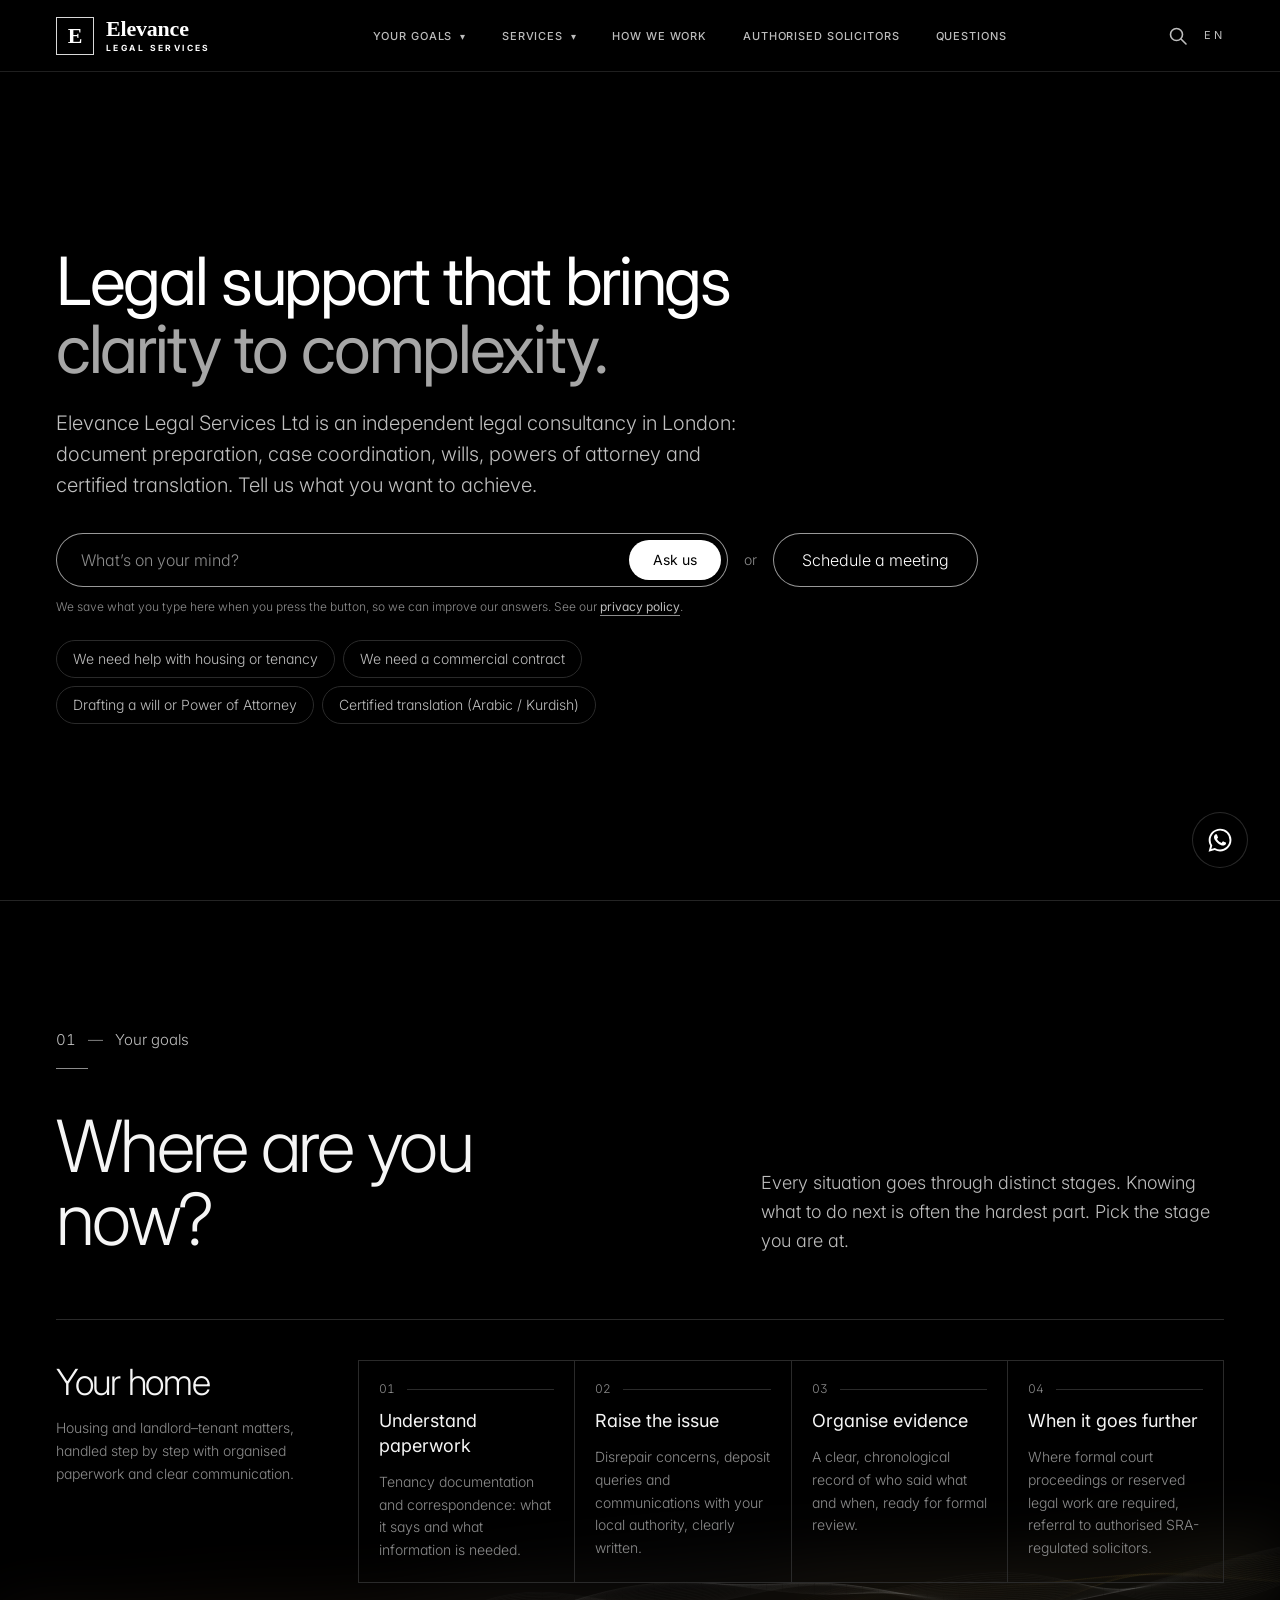
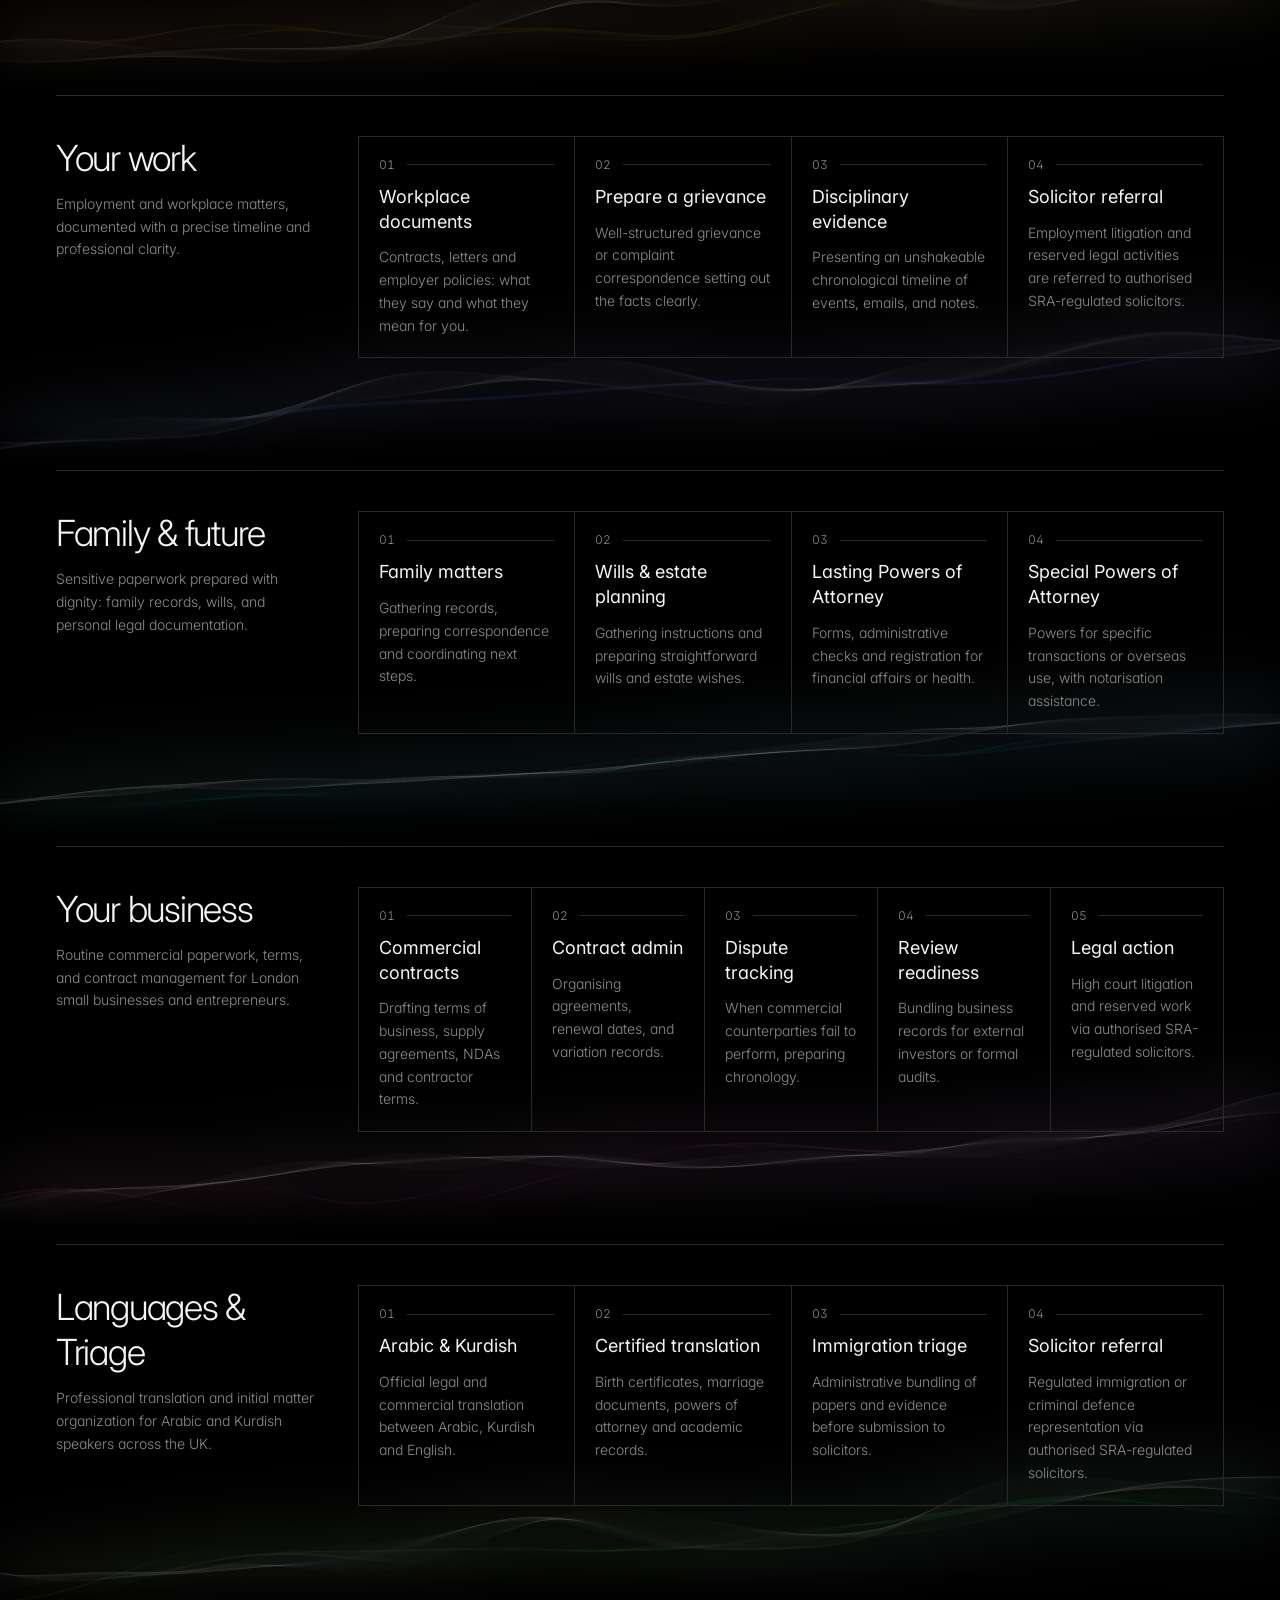
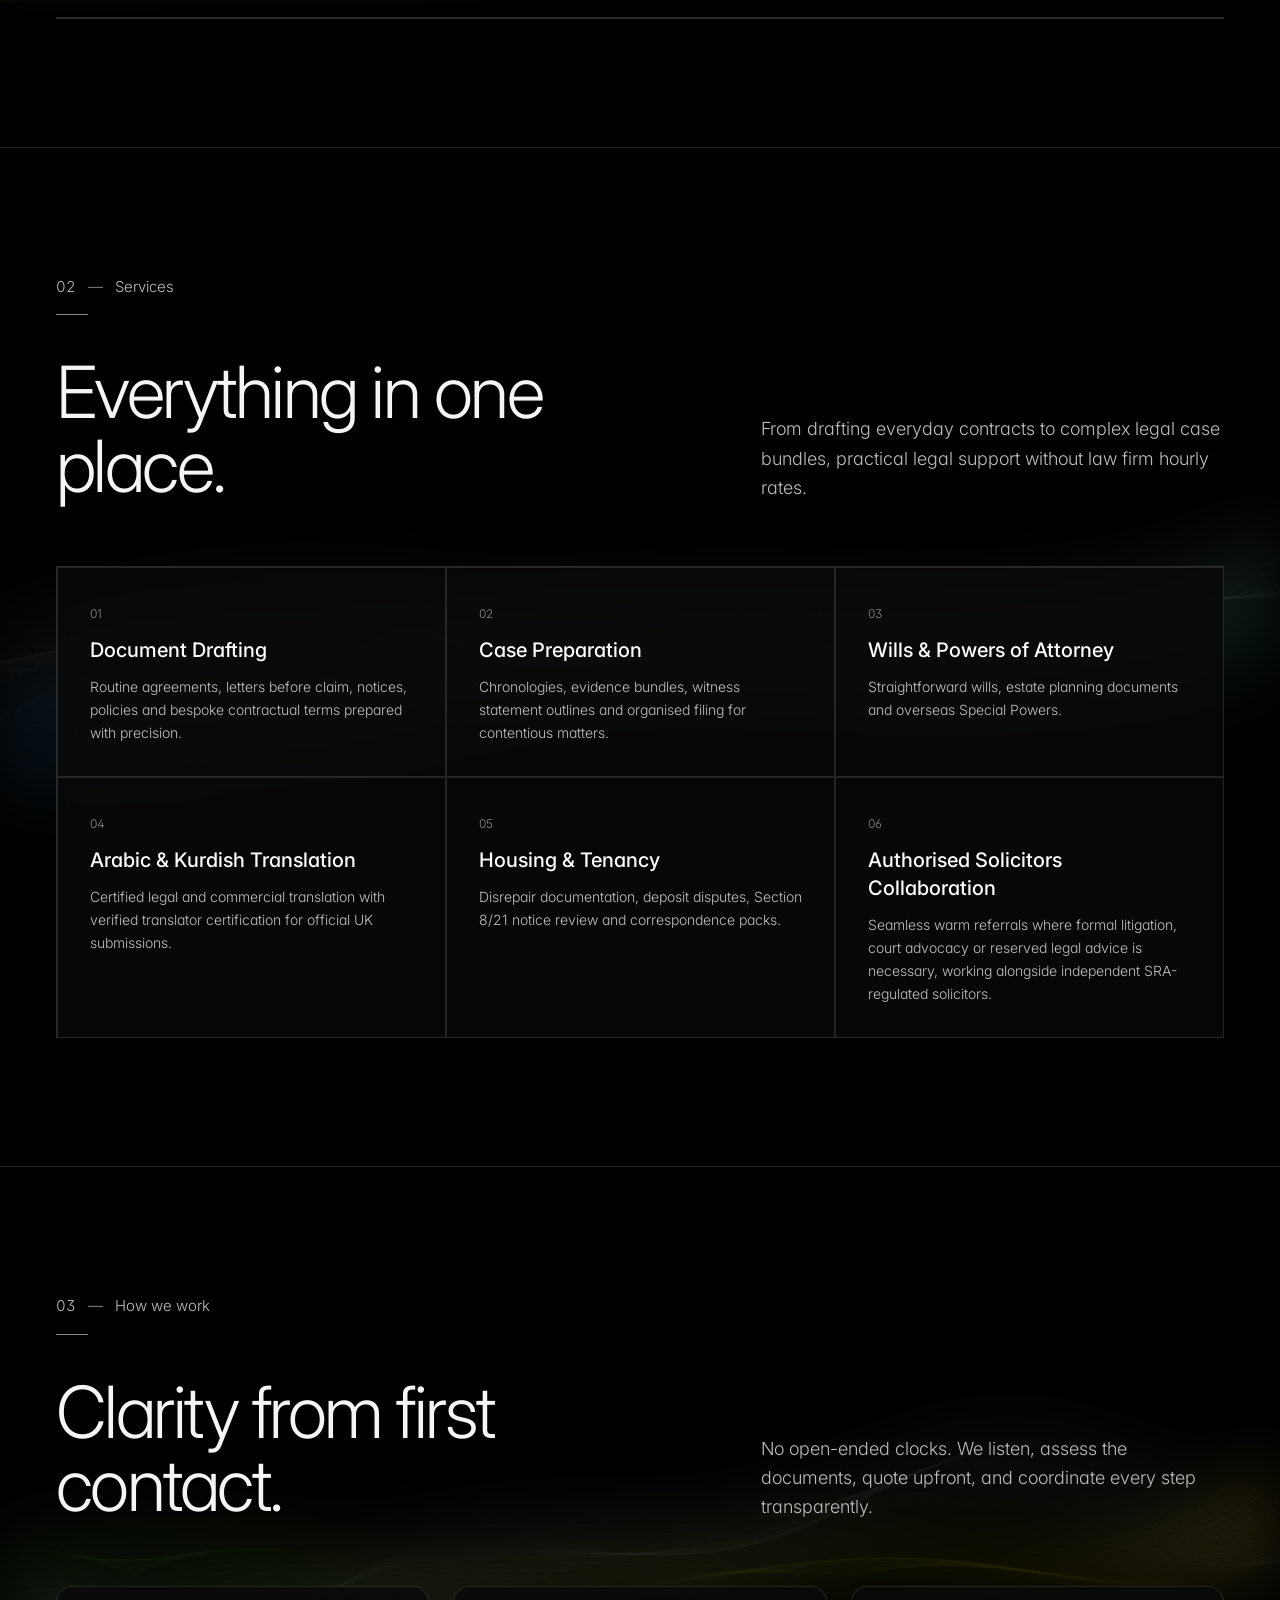
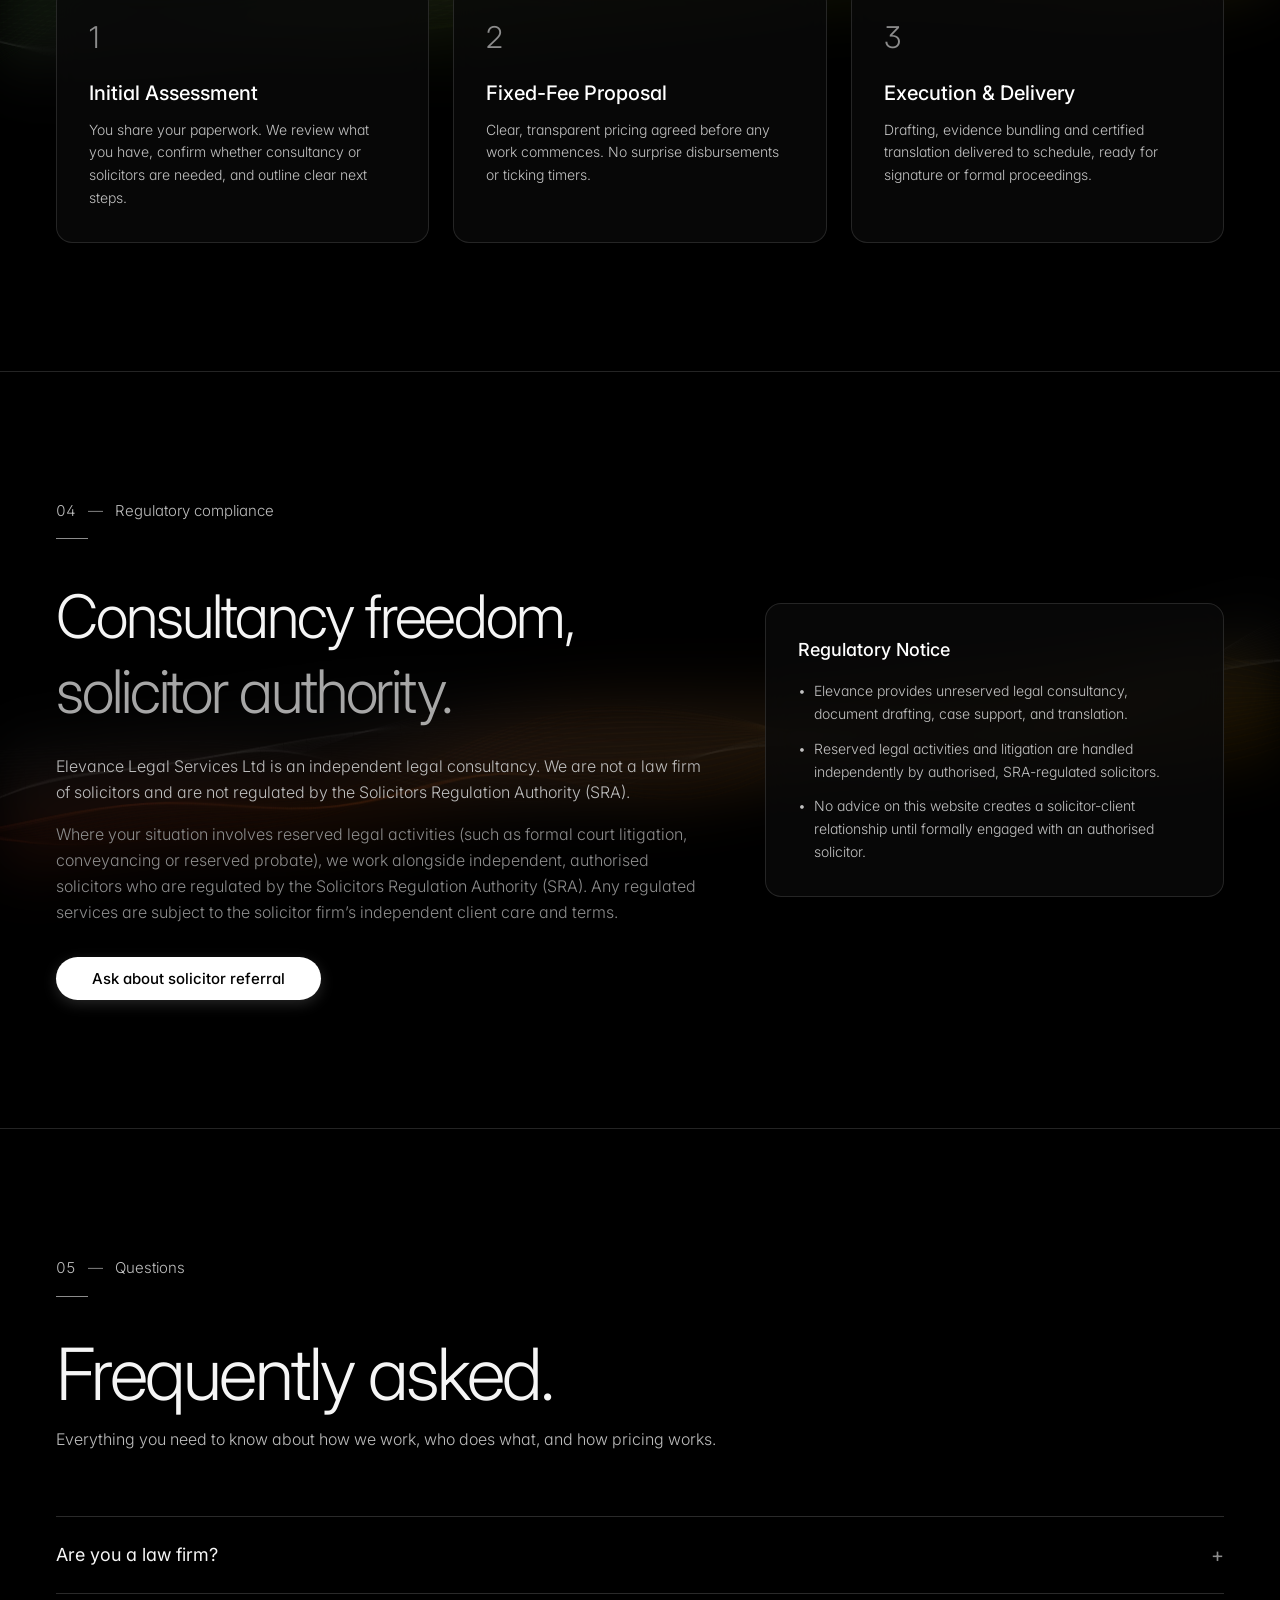
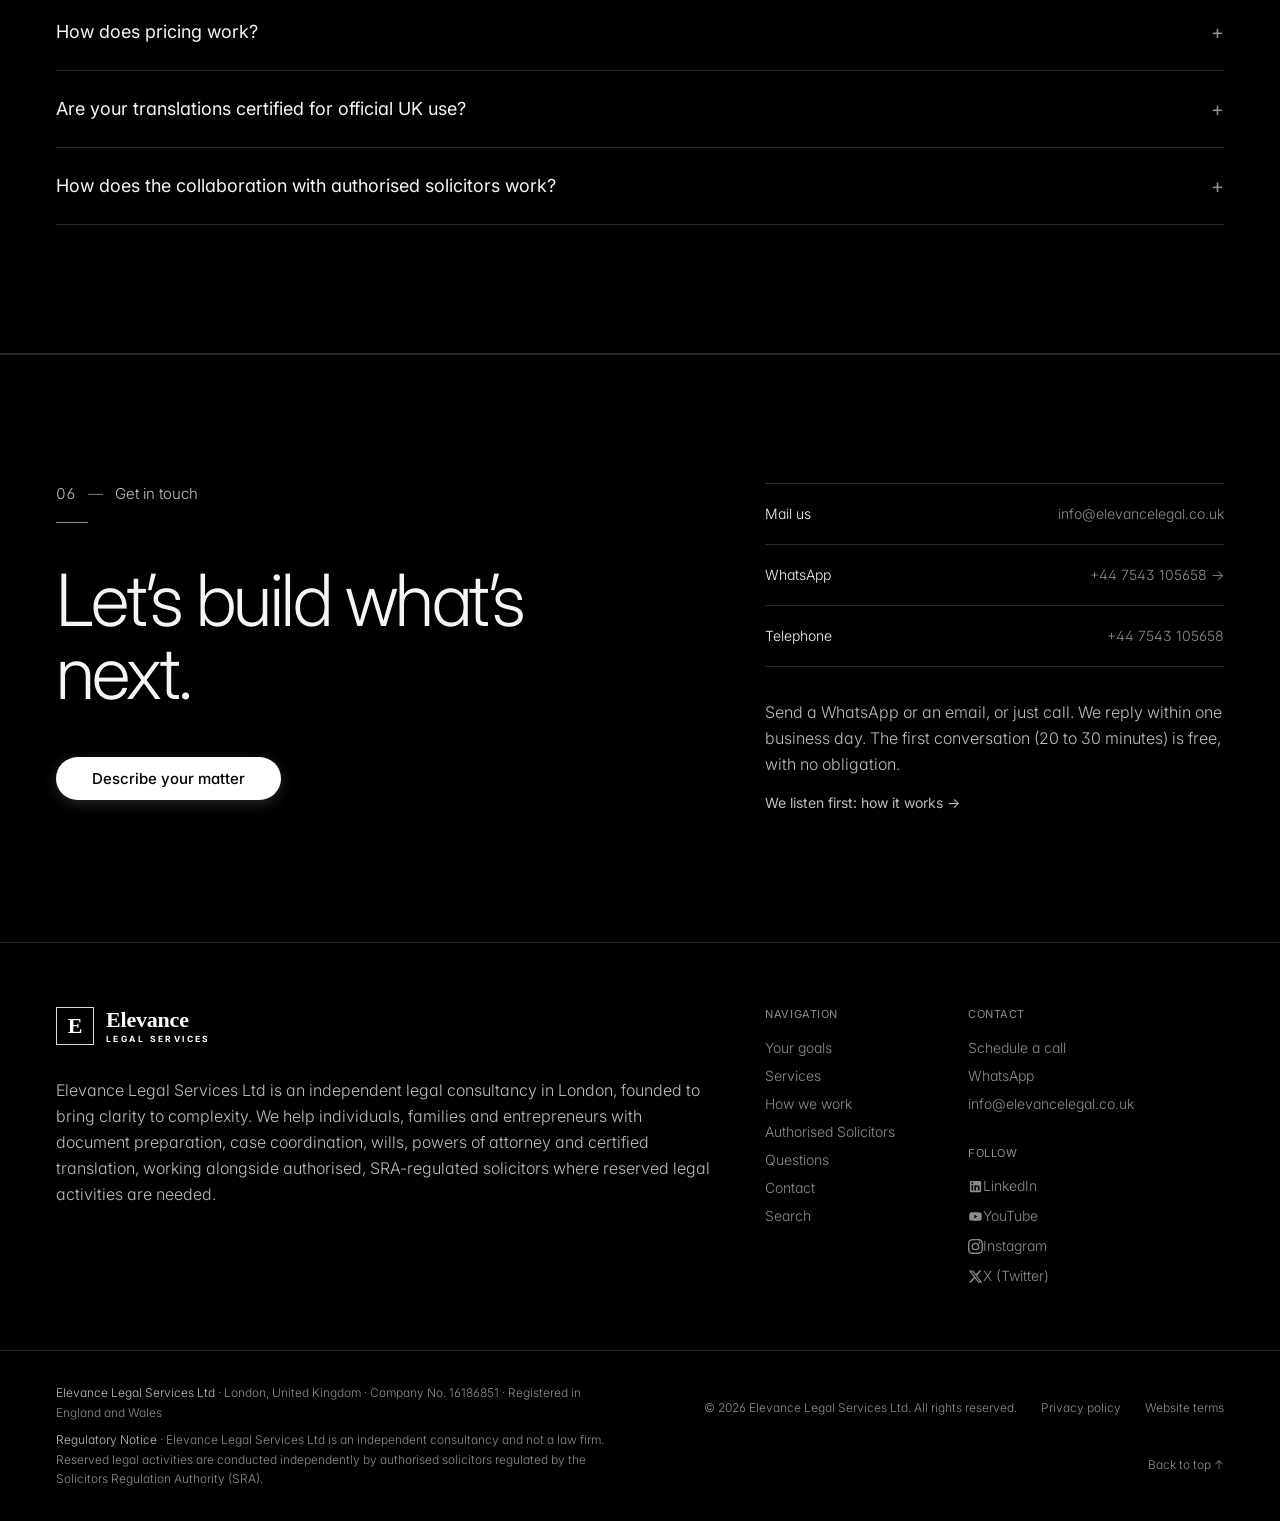
<file: index.html>
<!DOCTYPE html>
<html lang="en-GB" class="scroll-smooth">
<head>
<meta charset="utf-8">
<meta name="viewport" content="width=device-width, initial-scale=1, viewport-fit=cover">
<title>Elevance Legal Services | Legal Consultancy, Documents & Certified Translation London</title>
<meta name="description" content="Elevance Legal Services Ltd is an independent London legal consultancy: bespoke contract drafting, legal case bundles, wills, powers of attorney, and certified Arabic & Kurdish translation. Not a law firm.">
<meta name="keywords" content="legal consultancy London, document drafting London, legal case preparation UK, certified translation London, Arabic legal translation, Kurdish legal translation, wills and estate planning UK, tenancy disrepair documents, business contract drafting, Authorised SRA-regulated solicitors collaboration">
<link rel="canonical" href="https://www.elevancelegal.co.uk/">
<link rel="icon" type="image/svg+xml" href="assets/favicon.svg">
<meta name="robots" content="index, follow, max-snippet:-1, max-image-preview:large, max-video-preview:-1">
<meta name="author" content="Elevance Legal Services Ltd">
<meta name="theme-color" content="#000000">
<meta name="color-scheme" content="dark">

<!-- Geo Location Tags for Local London Authority -->
<meta name="geo.region" content="GB-LND">
<meta name="geo.placename" content="London, UK">
<meta name="geo.position" content="51.5126;-0.1238">
<meta name="ICBM" content="51.5126, -0.1238">

<!-- Open Graph / Facebook -->
<meta property="og:type" content="website">
<meta property="og:locale" content="en_GB">
<meta property="og:site_name" content="Elevance Legal Services">
<meta property="og:title" content="Elevance Legal Services | Legal support that brings clarity to complexity">
<meta property="og:description" content="Independent legal consultancy in London: document drafting, case bundles, wills, powers of attorney and certified Arabic & Kurdish translation.">
<meta property="og:url" content="https://www.elevancelegal.co.uk/">
<meta property="og:image" content="https://www.elevancelegal.co.uk/assets/og-image.jpg">
<meta property="og:image:width" content="1200">
<meta property="og:image:height" content="630">
<meta property="og:image:alt" content="Elevance Legal Services London">

<!-- Twitter Card -->
<meta name="twitter:card" content="summary_large_image">
<meta name="twitter:title" content="Elevance Legal Services | London Legal Consultancy">
<meta name="twitter:description" content="Independent legal consultancy in London: contracts, case coordination, certified translation, wills and powers of attorney.">
<meta name="twitter:image" content="https://www.elevancelegal.co.uk/assets/og-image.jpg">

<!-- JSON-LD 1: Organization & LegalService Schema -->
<script type="application/ld+json">
{
  "@context": "https://schema.org",
  "@graph": [
    {
      "@type": ["LegalService", "ProfessionalService", "LocalBusiness"],
      "@id": "https://www.elevancelegal.co.uk/#organization",
      "name": "Elevance Legal Services Ltd",
      "url": "https://www.elevancelegal.co.uk/",
      "logo": "https://www.elevancelegal.co.uk/assets/favicon.svg",
      "image": "https://www.elevancelegal.co.uk/assets/og-image.jpg",
      "description": "Independent legal consultancy in London providing contract drafting, legal case preparation, wills, and certified translation between Arabic, Kurdish and English.",
      "telephone": "+447543105658",
      "email": "info@elevancelegal.co.uk",
      "address": {
        "@type": "PostalAddress",
        "streetAddress": "64 Neal Street, Covent Garden",
        "addressLocality": "London",
        "postalCode": "WC2H 9PA",
        "addressCountry": "GB"
      },
      "geo": {
        "@type": "GeoCoordinates",
        "latitude": 51.5138,
        "longitude": -0.1256
      },
      "openingHoursSpecification": [
        {
          "@type": "OpeningHoursSpecification",
          "dayOfWeek": ["Monday", "Tuesday", "Wednesday", "Thursday", "Friday"],
          "opens": "09:00",
          "closes": "18:00"
        }
      ],
      "sameAs": [
        "https://www.linkedin.com/company/elevance-legal-services"
      ],
      "areaServed": {
        "@type": "Country",
        "name": "United Kingdom"
      },
      "hasOfferCatalog": {
        "@type": "OfferCatalog",
        "name": "Legal Consultancy & Translation Services",
        "itemListElement": [
          {
            "@type": "Offer",
            "itemOffered": {
              "@type": "Service",
              "name": "Document Drafting",
              "description": "Routine agreements, letters before claim, notices, policies and bespoke contractual terms."
            }
          },
          {
            "@type": "Offer",
            "itemOffered": {
              "@type": "Service",
              "name": "Case Preparation & Bundling",
              "description": "Chronologies, evidence bundles, witness statement outlines and organised filing."
            }
          },
          {
            "@type": "Offer",
            "itemOffered": {
              "@type": "Service",
              "name": "Certified Translation",
              "description": "Official certified translations for Arabic, Kurdish and English legal and commercial documents."
            }
          },
          {
            "@type": "Offer",
            "itemOffered": {
              "@type": "Service",
              "name": "Wills & Powers of Attorney",
              "description": "Straightforward wills and legal documentation."
            }
          }
        ]
      }
    },
    {
      "@type": "WebSite",
      "@id": "https://www.elevancelegal.co.uk/#website",
      "url": "https://www.elevancelegal.co.uk/",
      "name": "Elevance Legal Services",
      "publisher": {
        "@id": "https://www.elevancelegal.co.uk/#organization"
      },
      "inLanguage": "en-GB"
    },
    {
      "@type": "FAQPage",
      "@id": "https://www.elevancelegal.co.uk/#faq",
      "mainEntity": [
        {
          "@type": "Question",
          "name": "Are you a law firm?",
          "acceptedAnswer": {
            "@type": "Answer",
            "text": "No. Elevance Legal Services Ltd is an independent legal consultancy. We handle unreserved legal work: document preparation, case coordination, wills, powers of attorney, and translation. Where your situation requires reserved legal activities (such as formal court advocacy, litigation or reserved probate), we work alongside independent, authorised solicitors who are regulated by the Solicitors Regulation Authority (SRA)."
          }
        },
        {
          "@type": "Question",
          "name": "How does pricing work?",
          "acceptedAnswer": {
            "@type": "Answer",
            "text": "We operate transparently with agreed fixed fees or clear project-based pricing agreed before work begins. No unexpected hourly bills. Initial discovery conversations (20 to 30 minutes) are always free and without obligation."
          }
        },
        {
          "@type": "Question",
          "name": "Are your translations certified for official UK use?",
          "acceptedAnswer": {
            "@type": "Answer",
            "text": "Yes. Our certified translations between Arabic, Kurdish and English include a formal Statement of Truth and translator certification compliant with UK Home Office, courts, and academic standards."
          }
        },
        {
          "@type": "Question",
          "name": "How does the collaboration with authorised solicitors work?",
          "acceptedAnswer": {
            "@type": "Answer",
            "text": "Elevance prepares, organises and coordinates your matter to institutional readiness. Where formal legal representation or reserved activities are needed, we arrange a warm referral to authorised solicitors regulated by the SRA, who provide regulated legal care under separate client care terms."
          }
        }
      ]
    }
  ]
}
</script>

<!-- Load Google Fonts Inter Variable -->
<link rel="preconnect" href="https://fonts.googleapis.com">
<link rel="preconnect" href="https://fonts.gstatic.com" crossorigin>
<link href="https://fonts.googleapis.com/css2?family=Inter:wght@100..900&display=swap" rel="stylesheet">

<style>:root{--tone-goals-a:#ff9a4d;--tone-goals-b:#ffd25b;--tone-solutions-a:#5b8cff;--tone-solutions-b:#9b6bff;--tone-technology-a:#1fe0bd;--tone-technology-b:#3aa8ff;--tone-academy-a:#ff5fa2;--tone-academy-b:#c46bff;--tone-about-a:#b8f35b;--tone-about-b:#3fdc8a}</style>
<style>/*! tailwindcss v4.3.3 | MIT License | https://tailwindcss.com */@layer properties{@supports (((-webkit-hyphens:none)) and (not (margin-trim:inline))) or ((-moz-orient:inline) and (not (color:rgb(from red r g b)))){*,:before,:after,::backdrop{--tw-leading:initial;--tw-font-weight:initial;--tw-tracking:initial;--tw-space-y-reverse:0;--tw-content:"";--tw-border-style:solid;--tw-translate-x:0;--tw-translate-y:0;--tw-translate-z:0;--tw-rotate-x:initial;--tw-rotate-y:initial;--tw-rotate-z:initial;--tw-skew-x:initial;--tw-skew-y:initial;--tw-pan-x:initial;--tw-pan-y:initial;--tw-pinch-zoom:initial;--tw-divide-y-reverse:0;--tw-gradient-position:initial;--tw-gradient-from:#0000;--tw-gradient-via:#0000;--tw-gradient-to:#0000;--tw-gradient-stops:initial;--tw-gradient-via-stops:initial;--tw-gradient-from-position:0%;--tw-gradient-via-position:50%;--tw-gradient-to-position:100%;--tw-ordinal:initial;--tw-slashed-zero:initial;--tw-numeric-figure:initial;--tw-numeric-spacing:initial;--tw-numeric-fraction:initial;--tw-shadow:0 0 #0000;--tw-shadow-color:initial;--tw-shadow-alpha:100%;--tw-inset-shadow:0 0 #0000;--tw-inset-shadow-color:initial;--tw-inset-shadow-alpha:100%;--tw-ring-color:initial;--tw-ring-shadow:0 0 #0000;--tw-inset-ring-color:initial;--tw-inset-ring-shadow:0 0 #0000;--tw-ring-inset:initial;--tw-ring-offset-width:0px;--tw-ring-offset-color:#fff;--tw-ring-offset-shadow:0 0 #0000;--tw-outline-style:solid;--tw-blur:initial;--tw-brightness:initial;--tw-contrast:initial;--tw-grayscale:initial;--tw-hue-rotate:initial;--tw-invert:initial;--tw-opacity:initial;--tw-saturate:initial;--tw-sepia:initial;--tw-drop-shadow:initial;--tw-drop-shadow-color:initial;--tw-drop-shadow-alpha:100%;--tw-drop-shadow-size:initial;--tw-backdrop-blur:initial;--tw-backdrop-brightness:initial;--tw-backdrop-contrast:initial;--tw-backdrop-grayscale:initial;--tw-backdrop-hue-rotate:initial;--tw-backdrop-invert:initial;--tw-backdrop-opacity:initial;--tw-backdrop-saturate:initial;--tw-backdrop-sepia:initial;--tw-duration:initial;--tw-ease:initial}}}@layer theme{:root,:host{--font-sans:"Inter Variable", "Inter", ui-sans-serif, system-ui, sans-serif;--font-mono:ui-monospace, SFMono-Regular, Menlo, Monaco, Consolas, "Liberation Mono", "Courier New", monospace;--color-white:#fff;--spacing:.25rem;--container-xs:20rem;--container-sm:24rem;--container-md:28rem;--container-lg:32rem;--container-xl:36rem;--container-2xl:42rem;--container-3xl:48rem;--container-4xl:56rem;--container-5xl:64rem;--text-xs:.75rem;--text-xs--line-height:calc(1 / .75);--text-sm:.875rem;--text-sm--line-height:calc(1.25 / .875);--text-base:1rem;--text-base--line-height: 1.5 ;--text-lg:1.125rem;--text-lg--line-height:calc(1.75 / 1.125);--text-xl:1.25rem;--text-xl--line-height:calc(1.75 / 1.25);--text-2xl:1.5rem;--text-2xl--line-height:calc(2 / 1.5);--text-3xl:1.875rem;--text-3xl--line-height: 1.2 ;--text-4xl:2.25rem;--text-4xl--line-height:calc(2.5 / 2.25);--text-5xl:3rem;--text-5xl--line-height:1;--text-6xl:3.75rem;--text-6xl--line-height:1;--text-7xl:4.5rem;--text-7xl--line-height:1;--font-weight-light:300;--font-weight-normal:400;--font-weight-black:900;--tracking-tight:-.025em;--tracking-normal:0em;--tracking-wide:.025em;--tracking-wider:.05em;--leading-tight:1.25;--leading-snug:1.375;--leading-normal:1.5;--leading-relaxed:1.625;--radius-lg:.5rem;--radius-xl:.75rem;--radius-2xl:1rem;--blur-sm:8px;--blur-xl:24px;--aspect-video:16 / 9;--default-transition-duration:.15s;--default-transition-timing-function:cubic-bezier(.4, 0, .2, 1);--default-font-family:var(--font-sans);--default-mono-font-family:var(--font-mono);--font-display:"Inter Variable", "Inter", ui-sans-serif, system-ui, sans-serif;--color-canvas:#000;--color-raised:#0c0c0c;--color-fg:#fff;--color-fg-2:#bdbdbd;--color-fg-3:#8c8c8c;--color-line:#2a2a2a;--tracking-eyebrow:.22em}}@layer base{*,:after,:before,::backdrop{box-sizing:border-box;border:0 solid;margin:0;padding:0}::file-selector-button{box-sizing:border-box;border:0 solid;margin:0;padding:0}html,:host{-webkit-text-size-adjust:100%;tab-size:4;line-height:1.5;font-family:var(--default-font-family,-apple-system, BlinkMacSystemFont, "Segoe UI", Roboto, "Helvetica Neue", "Noto Sans", Arial, sans-serif, "Apple Color Emoji", "Segoe UI Emoji", "Segoe UI Symbol", "Noto Color Emoji");font-feature-settings:var(--default-font-feature-settings,normal);font-variation-settings:var(--default-font-variation-settings,normal);-webkit-tap-highlight-color:transparent}hr{height:0;color:inherit;border-top-width:1px}abbr:where([title]){-webkit-text-decoration:underline dotted;text-decoration:underline dotted}h1,h2,h3,h4,h5,h6{font-size:inherit;font-weight:inherit}a{color:inherit;-webkit-text-decoration:inherit;text-decoration:inherit}b,strong{font-weight:bolder}code,kbd,samp,pre{font-family:var(--default-mono-font-family,ui-monospace, SFMono-Regular, Menlo, Monaco, Consolas, "Liberation Mono", "Courier New", monospace);font-feature-settings:var(--default-mono-font-feature-settings,normal);font-variation-settings:var(--default-mono-font-variation-settings,normal);font-size:1em}small{font-size:80%}sub,sup{vertical-align:baseline;font-size:75%;line-height:0;position:relative}sub{bottom:-.25em}sup{top:-.5em}table{text-indent:0;border-color:inherit;border-collapse:collapse}:-moz-focusring:where(:not(iframe)){outline:auto}progress{vertical-align:baseline}summary{display:list-item}ol,ul,menu{list-style:none}img,svg,video,canvas,audio,iframe,embed,object{vertical-align:middle;display:block}img,video{max-width:100%;height:auto}button,input,select,optgroup,textarea{font:inherit;font-feature-settings:inherit;font-variation-settings:inherit;letter-spacing:inherit;color:inherit;opacity:1;background-color:#0000;border-radius:0}::file-selector-button{font:inherit;font-feature-settings:inherit;font-variation-settings:inherit;letter-spacing:inherit;color:inherit;opacity:1;background-color:#0000;border-radius:0}:where(select:is([multiple],[size])) optgroup{font-weight:bolder}:where(select:is([multiple],[size])) optgroup option{padding-inline-start:20px}::file-selector-button{margin-inline-end:4px}::placeholder{opacity:1}@supports (not ((-webkit-appearance:-apple-pay-button))) or (contain-intrinsic-size:1px){::placeholder{color:currentColor}@supports (color:color-mix(in lab,red,red)){::placeholder{color:color-mix(in oklab,currentcolor 50%,transparent)}}}textarea{resize:vertical}::-webkit-search-decoration{-webkit-appearance:none}::-webkit-date-and-time-value{min-height:1lh;text-align:inherit}::-webkit-datetime-edit{display:inline-flex}::-webkit-datetime-edit-fields-wrapper{padding:0}::-webkit-datetime-edit{padding-block:0}::-webkit-datetime-edit-year-field{padding-block:0}::-webkit-datetime-edit-month-field{padding-block:0}::-webkit-datetime-edit-day-field{padding-block:0}::-webkit-datetime-edit-hour-field{padding-block:0}::-webkit-datetime-edit-minute-field{padding-block:0}::-webkit-datetime-edit-second-field{padding-block:0}::-webkit-datetime-edit-millisecond-field{padding-block:0}::-webkit-datetime-edit-meridiem-field{padding-block:0}::-webkit-calendar-picker-indicator{line-height:1}:-moz-ui-invalid{box-shadow:none}button,input:where([type=button],[type=reset],[type=submit]){appearance:button}::file-selector-button{appearance:button}::-webkit-inner-spin-button{height:auto}::-webkit-outer-spin-button{height:auto}[hidden]:where(:not([hidden=until-found])){display:none!important}html{background-color:var(--color-canvas);color:var(--color-fg);-webkit-font-smoothing:antialiased;-moz-osx-font-smoothing:grayscale;color-scheme:dark;font-feature-settings:"cv11","ss01";scroll-behavior:smooth;font-weight:300}body{overflow-wrap:anywhere;-webkit-hyphens:auto;hyphens:auto;hyphenate-limit-chars:14 7 6}::selection{background-color:var(--color-fg);color:var(--color-canvas)}:focus-visible{outline-style:var(--tw-outline-style);outline-offset:4px;outline-width:1px;outline-color:var(--color-fg)}@view-transition{navigation:auto}[data-header]{view-transition-name:header}[data-action-bar]{view-transition-name:actions}::view-transition-old(root){animation:.16s ease-out both vt-out}::view-transition-new(root){animation:.32s cubic-bezier(.2,.7,.2,1) both vt-in}@keyframes vt-out{to{opacity:0}}@keyframes vt-in{0%{opacity:0;transform:translateY(12px)}}@media(prefers-reduced-motion:reduce){@view-transition{navigation:none}html{scroll-behavior:auto}*,:before,:after{transition:none!important;animation:none!important}}}@layer components;@layer utilities{.pointer-events-none{pointer-events:none}.invisible{visibility:hidden}.visible{visibility:visible}.sr-only{clip-path:inset(50%);white-space:nowrap;border-width:0;width:1px;height:1px;margin:-1px;padding:0;position:absolute;overflow:hidden}.prose-studio{--tw-leading:1.75;--tw-font-weight:var(--font-weight-light);max-width:66ch;font-size:17px;line-height:1.75;font-weight:var(--font-weight-light);color:var(--color-fg-2)}.prose-studio>*+*{margin-top:calc(var(--spacing) * 5)}.prose-studio h2{margin-top:calc(var(--spacing) * 16);letter-spacing:-.035em;font-weight:300;font-family:var(--font-display);--tw-leading:1.1;color:var(--color-fg);font-size:2.1rem;line-height:1.1}.prose-studio h3{margin-top:calc(var(--spacing) * 10);font-size:var(--text-lg);line-height:var(--tw-leading,var(--text-lg--line-height));--tw-font-weight:var(--font-weight-normal);font-weight:var(--font-weight-normal);--tw-tracking:var(--tracking-tight);letter-spacing:var(--tracking-tight);color:var(--color-fg)}.prose-studio h2+*,.prose-studio h3+*{margin-top:calc(var(--spacing) * 3)}.prose-studio a{--tw-font-weight:var(--font-weight-normal);font-weight:var(--font-weight-normal);color:var(--color-fg);-webkit-text-decoration-color:var(--color-fg-3);text-decoration-color:var(--color-fg-3);text-underline-offset:4px;transition-property:color,background-color,border-color,outline-color,text-decoration-color,fill,stroke,--tw-gradient-from,--tw-gradient-via,--tw-gradient-to;transition-timing-function:var(--tw-ease,var(--default-transition-timing-function));transition-duration:var(--tw-duration,var(--default-transition-duration))}@media(hover:hover){.prose-studio a:hover{text-decoration-line:underline}}.prose-studio a:focus-visible{text-decoration-line:underline}.prose-studio a.btn-book{margin-inline:calc(var(--spacing) * .5);background-color:var(--color-fg);padding-inline:calc(var(--spacing) * 5);padding-block:calc(var(--spacing) * 1.5);font-size:var(--text-sm);line-height:var(--tw-leading,var(--text-sm--line-height));--tw-leading:var(--leading-normal);line-height:var(--leading-normal);color:var(--color-canvas);border-radius:3.40282e38px;text-decoration-line:none;display:inline-block}@media(hover:hover){.prose-studio a.btn-book:hover{opacity:.85;text-decoration-line:none}}.prose-studio p.cta-row{margin-top:calc(var(--spacing) * 6)}.prose-studio strong{--tw-font-weight:var(--font-weight-normal);font-weight:var(--font-weight-normal);color:var(--color-fg)}.prose-studio ul{list-style-type:none}:where(.prose-studio ul>:not(:last-child)){--tw-space-y-reverse:0;margin-block-start:calc(calc(var(--spacing) * 2) * var(--tw-space-y-reverse));margin-block-end:calc(calc(var(--spacing) * 2) * calc(1 - var(--tw-space-y-reverse)))}.prose-studio ul{padding-left:0}.prose-studio ul>li{padding-left:calc(var(--spacing) * 6);position:relative}.prose-studio ul>li:before{height:1px;width:calc(var(--spacing) * 3);content:var(--tw-content);background-color:var(--color-fg-3);position:absolute;top:.85em;left:0}.prose-studio ol{list-style-type:decimal}:where(.prose-studio ol>:not(:last-child)){--tw-space-y-reverse:0;margin-block-start:calc(calc(var(--spacing) * 2) * var(--tw-space-y-reverse));margin-block-end:calc(calc(var(--spacing) * 2) * calc(1 - var(--tw-space-y-reverse)))}.prose-studio ol{padding-left:calc(var(--spacing) * 5)}.prose-studio ol ::marker{color:var(--color-fg-3)}.prose-studio ol::marker{color:var(--color-fg-3)}.prose-studio ol ::-webkit-details-marker{color:var(--color-fg-3)}.prose-studio ol::-webkit-details-marker{color:var(--color-fg-3)}.prose-studio table{border-collapse:collapse;--tw-leading:var(--leading-normal);width:100%;max-width:100%;font-size:15px;line-height:var(--leading-normal);display:block;overflow-x:auto}.prose-studio th{border-bottom-style:var(--tw-border-style);border-bottom-width:1px;border-color:var(--color-line);padding-block:calc(var(--spacing) * 2);padding-right:calc(var(--spacing) * 5);text-align:left;vertical-align:bottom;--tw-font-weight:var(--font-weight-normal);font-weight:var(--font-weight-normal);color:var(--color-fg)}.prose-studio td{border-bottom-style:var(--tw-border-style);border-bottom-width:1px;border-color:var(--color-line);padding-block:calc(var(--spacing) * 2.5);padding-right:calc(var(--spacing) * 5);vertical-align:top}.prose-studio>:first-child{margin-top:0}.absolute{position:absolute}.fixed{position:fixed}.relative{position:relative}.static{position:static}.sticky{position:sticky}.inset-0{inset:0}.inset-\[24\%\]{inset:24%}.inset-x-0{inset-inline:0}.inset-x-4{inset-inline:calc(var(--spacing) * 4)}.inset-y-0{inset-block:0}.-top-\[72px\]{top:-72px}.top-0{top:0}.top-1{top:var(--spacing)}.top-1\/2{top:50%}.top-\[4\.5rem\]{top:4.5rem}.top-\[20rem\]{top:20rem}.top-\[72px\]{top:72px}.right-8{right:calc(var(--spacing) * 8)}.right-\[-40\%\]{right:-40%}.-bottom-1\/2{bottom:-50%}.bottom-0{bottom:0}.bottom-8{bottom:calc(var(--spacing) * 8)}.bottom-\[calc\(5\.5rem\+env\(safe-area-inset-bottom\)\)\]{bottom:calc(5.5rem + env(safe-area-inset-bottom))}.-left-1\/4{left:-25%}.-left-\[9999px\]{left:-9999px}.left-0{left:0}.left-1\/2{left:50%}.isolate{isolation:isolate}.-z-10{z-index:-10}.z-10{z-index:10}.z-20{z-index:20}.z-30{z-index:30}.order-2{order:2}.m-0{margin:0}.container-studio{width:100%;max-width:1320px;padding-inline:calc(var(--spacing) * 4);margin-inline:auto}@media(min-width:40rem){.container-studio{padding-inline:calc(var(--spacing) * 8)}}@media(min-width:64rem){.container-studio{padding-inline:calc(var(--spacing) * 14)}}.-mx-1{margin-inline:calc(var(--spacing) * -1)}.-mx-4{margin-inline:calc(var(--spacing) * -4)}.mx-3{margin-inline:calc(var(--spacing) * 3)}.mx-auto{margin-inline:auto}.mt-1{margin-top:var(--spacing)}.mt-1\.5{margin-top:calc(var(--spacing) * 1.5)}.mt-2{margin-top:calc(var(--spacing) * 2)}.mt-3{margin-top:calc(var(--spacing) * 3)}.mt-4{margin-top:calc(var(--spacing) * 4)}.mt-5{margin-top:calc(var(--spacing) * 5)}.mt-6{margin-top:calc(var(--spacing) * 6)}.mt-8{margin-top:calc(var(--spacing) * 8)}.mt-10{margin-top:calc(var(--spacing) * 10)}.mt-12{margin-top:calc(var(--spacing) * 12)}.mt-14{margin-top:calc(var(--spacing) * 14)}.mt-16{margin-top:calc(var(--spacing) * 16)}.mt-20{margin-top:calc(var(--spacing) * 20)}.mt-24{margin-top:calc(var(--spacing) * 24)}.mt-\[0\.15em\]{margin-top:.15em}.mt-auto{margin-top:auto}.mr-1{margin-right:var(--spacing)}.mr-2{margin-right:calc(var(--spacing) * 2)}.mr-3{margin-right:calc(var(--spacing) * 3)}.-mb-\[72px\]{margin-bottom:-72px}.mb-1{margin-bottom:var(--spacing)}.mb-3{margin-bottom:calc(var(--spacing) * 3)}.mb-4{margin-bottom:calc(var(--spacing) * 4)}.mb-6{margin-bottom:calc(var(--spacing) * 6)}.mb-8{margin-bottom:calc(var(--spacing) * 8)}.mb-10{margin-bottom:calc(var(--spacing) * 10)}.ml-2{margin-left:calc(var(--spacing) * 2)}.ml-3{margin-left:calc(var(--spacing) * 3)}.ml-4{margin-left:calc(var(--spacing) * 4)}.ml-\[1\.125rem\]{margin-left:1.125rem}.ml-auto{margin-left:auto}.block{display:block}.contents{display:contents}.flex{display:flex}.grid{display:grid}.hidden{display:none}.inline{display:inline}.inline-block{display:inline-block}.table{display:table}.aspect-\[4\/5\]{aspect-ratio:4/5}.aspect-square{aspect-ratio:1}.aspect-video{aspect-ratio:var(--aspect-video)}.size-1\.5{width:calc(var(--spacing) * 1.5);height:calc(var(--spacing) * 1.5)}.size-2{width:calc(var(--spacing) * 2);height:calc(var(--spacing) * 2)}.size-2\.5{width:calc(var(--spacing) * 2.5);height:calc(var(--spacing) * 2.5)}.size-4{width:calc(var(--spacing) * 4);height:calc(var(--spacing) * 4)}.size-5{width:calc(var(--spacing) * 5);height:calc(var(--spacing) * 5)}.size-6{width:calc(var(--spacing) * 6);height:calc(var(--spacing) * 6)}.size-7{width:calc(var(--spacing) * 7);height:calc(var(--spacing) * 7)}.size-12{width:calc(var(--spacing) * 12);height:calc(var(--spacing) * 12)}.size-14{width:calc(var(--spacing) * 14);height:calc(var(--spacing) * 14)}.size-\[18px\]{width:18px;height:18px}.size-full{width:100%;height:100%}.h-0\.5{height:calc(var(--spacing) * .5)}.h-32{height:calc(var(--spacing) * 32)}.h-40{height:calc(var(--spacing) * 40)}.h-\[2px\]{height:2px}.h-\[72px\]{height:72px}.h-\[110\%\]{height:110%}.h-\[140\%\]{height:140%}.h-\[627px\]{height:627px}.h-auto{height:auto}.h-dvh{height:100dvh}.h-full{height:100%}.h-px{height:1px}.max-h-80{max-height:calc(var(--spacing) * 80)}.max-h-\[calc\(100vh-72px\)\]{max-height:calc(100vh - 72px)}.max-h-none{max-height:none}.min-h-28{min-height:calc(var(--spacing) * 28)}.min-h-\[52px\]{min-height:52px}.min-h-\[65px\]{min-height:65px}.min-h-dvh{min-height:100dvh}.w-4{width:calc(var(--spacing) * 4)}.w-5{width:calc(var(--spacing) * 5)}.w-8{width:calc(var(--spacing) * 8)}.w-14{width:calc(var(--spacing) * 14)}.w-20{width:calc(var(--spacing) * 20)}.w-24{width:calc(var(--spacing) * 24)}.w-\[41px\]{width:41px}.w-\[1200px\]{width:1200px}.w-auto{width:auto}.w-full{width:100%}.w-px{width:1px}.w-screen{width:100vw}.max-w-2xl{max-width:var(--container-2xl)}.max-w-3xl{max-width:var(--container-3xl)}.max-w-4xl{max-width:var(--container-4xl)}.max-w-5xl{max-width:var(--container-5xl)}.max-w-60{max-width:calc(var(--spacing) * 60)}.max-w-\[13\.125rem\]{max-width:13.125rem}.max-w-\[14ch\]{max-width:14ch}.max-w-\[56ch\]{max-width:56ch}.max-w-\[62ch\]{max-width:62ch}.max-w-\[300px\]{max-width:300px}.max-w-\[560px\]{max-width:560px}.max-w-\[1760px\]{max-width:1760px}.max-w-lg{max-width:var(--container-lg)}.max-w-md{max-width:var(--container-md)}.max-w-none{max-width:none}.max-w-sm{max-width:var(--container-sm)}.max-w-xl{max-width:var(--container-xl)}.max-w-xs{max-width:var(--container-xs)}.min-w-0{min-width:0}.min-w-\[420px\]{min-width:420px}.flex-1{flex:1}.shrink-0{flex-shrink:0}.grow{flex-grow:1}.border-collapse{border-collapse:collapse}.-translate-x-1\/2{--tw-translate-x: -50% ;translate:var(--tw-translate-x) var(--tw-translate-y)}.-translate-y-1\/2{--tw-translate-y: -50% ;translate:var(--tw-translate-x) var(--tw-translate-y)}.transform{transform:var(--tw-rotate-x,) var(--tw-rotate-y,) var(--tw-rotate-z,) var(--tw-skew-x,) var(--tw-skew-y,)}.cursor-grab{cursor:grab}.cursor-pointer{cursor:pointer}.touch-pan-y{--tw-pan-y:pan-y;touch-action:var(--tw-pan-x,) var(--tw-pan-y,) var(--tw-pinch-zoom,)}.resize{resize:both}.resize-none{resize:none}.resize-y{resize:vertical}.scroll-mt-28{scroll-margin-top:calc(var(--spacing) * 28)}.\[scrollbar-width\:none\]{scrollbar-width:none}.\[scrollbar-width\:thin\]{scrollbar-width:thin}.list-none{list-style-type:none}.break-inside-avoid{break-inside:avoid}.grid-cols-2{grid-template-columns:repeat(2,minmax(0,1fr))}.grid-cols-3{grid-template-columns:repeat(3,minmax(0,1fr))}.grid-cols-\[2\.5rem_1fr\]{grid-template-columns:2.5rem 1fr}.flex-col{flex-direction:column}.flex-wrap{flex-wrap:wrap}.place-items-center{place-items:center}.items-baseline{align-items:baseline}.items-center{align-items:center}.items-end{align-items:flex-end}.items-start{align-items:flex-start}.justify-between{justify-content:space-between}.justify-center{justify-content:center}.gap-1{gap:var(--spacing)}.gap-1\.5{gap:calc(var(--spacing) * 1.5)}.gap-2{gap:calc(var(--spacing) * 2)}.gap-3{gap:calc(var(--spacing) * 3)}.gap-4{gap:calc(var(--spacing) * 4)}.gap-5{gap:calc(var(--spacing) * 5)}.gap-6{gap:calc(var(--spacing) * 6)}.gap-8{gap:calc(var(--spacing) * 8)}.gap-10{gap:calc(var(--spacing) * 10)}.gap-12{gap:calc(var(--spacing) * 12)}.gap-16{gap:calc(var(--spacing) * 16)}.gap-20{gap:calc(var(--spacing) * 20)}.gap-40{gap:calc(var(--spacing) * 40)}.gap-\[13px\]{gap:13px}.gap-px{gap:1px}:where(.space-y-1>:not(:last-child)){--tw-space-y-reverse:0;margin-block-start:calc(var(--spacing) * var(--tw-space-y-reverse));margin-block-end:calc(var(--spacing) * calc(1 - var(--tw-space-y-reverse)))}:where(.space-y-1\.5>:not(:last-child)){--tw-space-y-reverse:0;margin-block-start:calc(calc(var(--spacing) * 1.5) * var(--tw-space-y-reverse));margin-block-end:calc(calc(var(--spacing) * 1.5) * calc(1 - var(--tw-space-y-reverse)))}:where(.space-y-2>:not(:last-child)){--tw-space-y-reverse:0;margin-block-start:calc(calc(var(--spacing) * 2) * var(--tw-space-y-reverse));margin-block-end:calc(calc(var(--spacing) * 2) * calc(1 - var(--tw-space-y-reverse)))}:where(.space-y-2\.5>:not(:last-child)){--tw-space-y-reverse:0;margin-block-start:calc(calc(var(--spacing) * 2.5) * var(--tw-space-y-reverse));margin-block-end:calc(calc(var(--spacing) * 2.5) * calc(1 - var(--tw-space-y-reverse)))}:where(.space-y-3>:not(:last-child)){--tw-space-y-reverse:0;margin-block-start:calc(calc(var(--spacing) * 3) * var(--tw-space-y-reverse));margin-block-end:calc(calc(var(--spacing) * 3) * calc(1 - var(--tw-space-y-reverse)))}:where(.space-y-4>:not(:last-child)){--tw-space-y-reverse:0;margin-block-start:calc(calc(var(--spacing) * 4) * var(--tw-space-y-reverse));margin-block-end:calc(calc(var(--spacing) * 4) * calc(1 - var(--tw-space-y-reverse)))}:where(.space-y-5>:not(:last-child)){--tw-space-y-reverse:0;margin-block-start:calc(calc(var(--spacing) * 5) * var(--tw-space-y-reverse));margin-block-end:calc(calc(var(--spacing) * 5) * calc(1 - var(--tw-space-y-reverse)))}:where(.space-y-8>:not(:last-child)){--tw-space-y-reverse:0;margin-block-start:calc(calc(var(--spacing) * 8) * var(--tw-space-y-reverse));margin-block-end:calc(calc(var(--spacing) * 8) * calc(1 - var(--tw-space-y-reverse)))}:where(.space-y-10>:not(:last-child)){--tw-space-y-reverse:0;margin-block-start:calc(calc(var(--spacing) * 10) * var(--tw-space-y-reverse));margin-block-end:calc(calc(var(--spacing) * 10) * calc(1 - var(--tw-space-y-reverse)))}:where(.space-y-12>:not(:last-child)){--tw-space-y-reverse:0;margin-block-start:calc(calc(var(--spacing) * 12) * var(--tw-space-y-reverse));margin-block-end:calc(calc(var(--spacing) * 12) * calc(1 - var(--tw-space-y-reverse)))}:where(.space-y-16>:not(:last-child)){--tw-space-y-reverse:0;margin-block-start:calc(calc(var(--spacing) * 16) * var(--tw-space-y-reverse));margin-block-end:calc(calc(var(--spacing) * 16) * calc(1 - var(--tw-space-y-reverse)))}.gap-x-2{column-gap:calc(var(--spacing) * 2)}.gap-x-4{column-gap:calc(var(--spacing) * 4)}.gap-x-5{column-gap:calc(var(--spacing) * 5)}.gap-x-6{column-gap:calc(var(--spacing) * 6)}.gap-x-8{column-gap:calc(var(--spacing) * 8)}.gap-x-10{column-gap:calc(var(--spacing) * 10)}.gap-x-12{column-gap:calc(var(--spacing) * 12)}.gap-y-1{row-gap:var(--spacing)}.gap-y-2{row-gap:calc(var(--spacing) * 2)}.gap-y-3{row-gap:calc(var(--spacing) * 3)}.gap-y-10{row-gap:calc(var(--spacing) * 10)}.gap-y-12{row-gap:calc(var(--spacing) * 12)}:where(.divide-y>:not(:last-child)){--tw-divide-y-reverse:0;border-bottom-style:var(--tw-border-style);border-top-style:var(--tw-border-style);border-top-width:calc(1px * var(--tw-divide-y-reverse));border-bottom-width:calc(1px * calc(1 - var(--tw-divide-y-reverse)))}:where(.divide-line>:not(:last-child)){border-color:var(--color-line)}.self-end{align-self:flex-end}.truncate{text-overflow:ellipsis;white-space:nowrap;overflow:hidden}.overflow-hidden{overflow:hidden}.overflow-visible{overflow:visible}.overflow-x-auto{overflow-x:auto}.overflow-x-clip{overflow-x:clip}.overflow-y-auto{overflow-y:auto}.overscroll-contain{overscroll-behavior:contain}.rounded{border-radius:.25rem}.rounded-2xl{border-radius:var(--radius-2xl)}.rounded-full{border-radius:3.40282e38px}.rounded-lg{border-radius:var(--radius-lg)}.rounded-xl{border-radius:var(--radius-xl)}.border{border-style:var(--tw-border-style);border-width:1px}.border-0{border-style:var(--tw-border-style);border-width:0}.border-y{border-block-style:var(--tw-border-style);border-block-width:1px}.hairline-grid{border-top-style:var(--tw-border-style);border-top-width:1px;border-left-style:var(--tw-border-style);border-left-width:1px;border-color:var(--color-line)}.hairline-grid>*{border-right-style:var(--tw-border-style);border-right-width:1px;border-bottom-style:var(--tw-border-style);border-bottom-width:1px;border-color:var(--color-line)}.border-t{border-top-style:var(--tw-border-style);border-top-width:1px}.border-r{border-right-style:var(--tw-border-style);border-right-width:1px}.border-b{border-bottom-style:var(--tw-border-style);border-bottom-width:1px}.border-l{border-left-style:var(--tw-border-style);border-left-width:1px}.border-fg{border-color:var(--color-fg)}.border-fg-3{border-color:var(--color-fg-3)}.border-fg\/60{border-color:#fff9}@supports (color:color-mix(in lab,red,red)){.border-fg\/60{border-color:color-mix(in oklab,var(--color-fg) 60%,transparent)}}.border-line{border-color:var(--color-line)}.border-transparent{border-color:#0000}.bg-canvas{background-color:var(--color-canvas)}.bg-canvas\/50{background-color:#00000080}@supports (color:color-mix(in lab,red,red)){.bg-canvas\/50{background-color:color-mix(in oklab,var(--color-canvas) 50%,transparent)}}.bg-canvas\/70{background-color:#000000b3}@supports (color:color-mix(in lab,red,red)){.bg-canvas\/70{background-color:color-mix(in oklab,var(--color-canvas) 70%,transparent)}}.bg-canvas\/85{background-color:#000000d9}@supports (color:color-mix(in lab,red,red)){.bg-canvas\/85{background-color:color-mix(in oklab,var(--color-canvas) 85%,transparent)}}.bg-canvas\/90{background-color:#000000e6}@supports (color:color-mix(in lab,red,red)){.bg-canvas\/90{background-color:color-mix(in oklab,var(--color-canvas) 90%,transparent)}}.bg-fg{background-color:var(--color-fg)}.bg-fg-3{background-color:var(--color-fg-3)}.bg-line{background-color:var(--color-line)}.bg-raised{background-color:var(--color-raised)}.bg-transparent{background-color:#0000}.bg-white\/\[0\.04\]{background-color:#ffffff0a}@supports (color:color-mix(in lab,red,red)){.bg-white\/\[0\.04\]{background-color:color-mix(in oklab,var(--color-white) 4%,transparent)}}.bg-linear-to-r{--tw-gradient-position:to right}@supports (background-image:linear-gradient(in lab,red,red)){.bg-linear-to-r{--tw-gradient-position:to right in oklab}}.bg-linear-to-r{background-image:linear-gradient(var(--tw-gradient-stops))}.bg-gradient-to-b{--tw-gradient-position:to bottom in oklab;background-image:linear-gradient(var(--tw-gradient-stops))}.bg-gradient-to-r{--tw-gradient-position:to right in oklab;background-image:linear-gradient(var(--tw-gradient-stops))}.bg-gradient-to-t{--tw-gradient-position:to top in oklab;background-image:linear-gradient(var(--tw-gradient-stops))}.tone-line{background-image:linear-gradient(90deg,var(--tone-a,var(--color-fg-3)),var(--tone-b,var(--color-fg-3)))}.from-\(--card-a\){--tw-gradient-from:var(--card-a);--tw-gradient-stops:var(--tw-gradient-via-stops,var(--tw-gradient-position), var(--tw-gradient-from) var(--tw-gradient-from-position), var(--tw-gradient-to) var(--tw-gradient-to-position))}.from-canvas{--tw-gradient-from:var(--color-canvas);--tw-gradient-stops:var(--tw-gradient-via-stops,var(--tw-gradient-position), var(--tw-gradient-from) var(--tw-gradient-from-position), var(--tw-gradient-to) var(--tw-gradient-to-position))}.from-canvas\/80{--tw-gradient-from:#000c}@supports (color:color-mix(in lab,red,red)){.from-canvas\/80{--tw-gradient-from:color-mix(in oklab, var(--color-canvas) 80%, transparent)}}.from-canvas\/80{--tw-gradient-stops:var(--tw-gradient-via-stops,var(--tw-gradient-position), var(--tw-gradient-from) var(--tw-gradient-from-position), var(--tw-gradient-to) var(--tw-gradient-to-position))}.via-canvas\/80{--tw-gradient-via:#000c}@supports (color:color-mix(in lab,red,red)){.via-canvas\/80{--tw-gradient-via:color-mix(in oklab, var(--color-canvas) 80%, transparent)}}.via-canvas\/80{--tw-gradient-via-stops:var(--tw-gradient-position), var(--tw-gradient-from) var(--tw-gradient-from-position), var(--tw-gradient-via) var(--tw-gradient-via-position), var(--tw-gradient-to) var(--tw-gradient-to-position);--tw-gradient-stops:var(--tw-gradient-via-stops)}.to-\(--card-b\){--tw-gradient-to:var(--card-b);--tw-gradient-stops:var(--tw-gradient-via-stops,var(--tw-gradient-position), var(--tw-gradient-from) var(--tw-gradient-from-position), var(--tw-gradient-to) var(--tw-gradient-to-position))}.to-canvas\/30{--tw-gradient-to:#0000004d}@supports (color:color-mix(in lab,red,red)){.to-canvas\/30{--tw-gradient-to:color-mix(in oklab, var(--color-canvas) 30%, transparent)}}.to-canvas\/30{--tw-gradient-stops:var(--tw-gradient-via-stops,var(--tw-gradient-position), var(--tw-gradient-from) var(--tw-gradient-from-position), var(--tw-gradient-to) var(--tw-gradient-to-position))}.to-transparent{--tw-gradient-to:transparent;--tw-gradient-stops:var(--tw-gradient-via-stops,var(--tw-gradient-position), var(--tw-gradient-from) var(--tw-gradient-from-position), var(--tw-gradient-to) var(--tw-gradient-to-position))}.\[mask-image\:linear-gradient\(to_bottom\,black_60\%\,transparent\)\,linear-gradient\(to_right\,rgba\(0\,0\,0\,0\.4\)\,rgba\(0\,0\,0\,0\.45\)_40\%\,black_75\%\,black_95\%\,transparent\)\]{-webkit-mask-image:linear-gradient(#000 60%,#0000),linear-gradient(90deg,#0006,#00000073 40%,#000 75% 95%,#0000);mask-image:linear-gradient(#000 60%,#0000),linear-gradient(90deg,#0006,#00000073 40%,#000 75% 95%,#0000)}.\[mask-image\:linear-gradient\(to_bottom\,transparent\,\#000_14\%\,\#000_86\%\,transparent\)\]{-webkit-mask-image:linear-gradient(#0000,#000 14% 86%,#0000);mask-image:linear-gradient(#0000,#000 14% 86%,#0000)}.\[mask-composite\:intersect\]{-webkit-mask-composite:source-in;mask-composite:intersect}.fill-fg{fill:var(--color-fg)}.fill-fg-3{fill:var(--color-fg-3)}.stroke-line{stroke:var(--color-line)}.object-cover{object-fit:cover}.p-0{padding:0}.p-1\.5{padding:calc(var(--spacing) * 1.5)}.p-4{padding:calc(var(--spacing) * 4)}.p-5{padding:calc(var(--spacing) * 5)}.p-6{padding:calc(var(--spacing) * 6)}.p-7{padding:calc(var(--spacing) * 7)}.p-8{padding:calc(var(--spacing) * 8)}.px-1{padding-inline:var(--spacing)}.px-1\.5{padding-inline:calc(var(--spacing) * 1.5)}.px-2{padding-inline:calc(var(--spacing) * 2)}.px-3{padding-inline:calc(var(--spacing) * 3)}.px-3\.5{padding-inline:calc(var(--spacing) * 3.5)}.px-4{padding-inline:calc(var(--spacing) * 4)}.px-5{padding-inline:calc(var(--spacing) * 5)}.px-6{padding-inline:calc(var(--spacing) * 6)}.px-7{padding-inline:calc(var(--spacing) * 7)}.px-\[67px\]{padding-inline:67px}.py-1\.5{padding-block:calc(var(--spacing) * 1.5)}.py-2{padding-block:calc(var(--spacing) * 2)}.py-2\.5{padding-block:calc(var(--spacing) * 2.5)}.py-3{padding-block:calc(var(--spacing) * 3)}.py-3\.5{padding-block:calc(var(--spacing) * 3.5)}.py-4{padding-block:calc(var(--spacing) * 4)}.py-5{padding-block:calc(var(--spacing) * 5)}.py-6{padding-block:calc(var(--spacing) * 6)}.py-7{padding-block:calc(var(--spacing) * 7)}.py-8{padding-block:calc(var(--spacing) * 8)}.py-10{padding-block:calc(var(--spacing) * 10)}.py-12{padding-block:calc(var(--spacing) * 12)}.py-16{padding-block:calc(var(--spacing) * 16)}.py-20{padding-block:calc(var(--spacing) * 20)}.py-24{padding-block:calc(var(--spacing) * 24)}.py-\[6\%\]{padding-block:6%}.py-\[62px\]{padding-block:62px}.pt-0\.5{padding-top:calc(var(--spacing) * .5)}.pt-1{padding-top:var(--spacing)}.pt-2{padding-top:calc(var(--spacing) * 2)}.pt-3{padding-top:calc(var(--spacing) * 3)}.pt-4{padding-top:calc(var(--spacing) * 4)}.pt-5{padding-top:calc(var(--spacing) * 5)}.pt-6{padding-top:calc(var(--spacing) * 6)}.pt-8{padding-top:calc(var(--spacing) * 8)}.pt-10{padding-top:calc(var(--spacing) * 10)}.pt-12{padding-top:calc(var(--spacing) * 12)}.pt-16{padding-top:calc(var(--spacing) * 16)}.pt-20{padding-top:calc(var(--spacing) * 20)}.pt-\[152px\]{padding-top:152px}.pr-2{padding-right:calc(var(--spacing) * 2)}.pr-6{padding-right:calc(var(--spacing) * 6)}.pr-10{padding-right:calc(var(--spacing) * 10)}.pb-1{padding-bottom:var(--spacing)}.pb-2{padding-bottom:calc(var(--spacing) * 2)}.pb-3{padding-bottom:calc(var(--spacing) * 3)}.pb-6{padding-bottom:calc(var(--spacing) * 6)}.pb-12{padding-bottom:calc(var(--spacing) * 12)}.pb-16{padding-bottom:calc(var(--spacing) * 16)}.pb-20{padding-bottom:calc(var(--spacing) * 20)}.pb-24{padding-bottom:calc(var(--spacing) * 24)}.pb-32{padding-bottom:calc(var(--spacing) * 32)}.pb-\[calc\(0\.75rem\+env\(safe-area-inset-bottom\)\)\]{padding-bottom:calc(.75rem + env(safe-area-inset-bottom))}.pb-\[calc\(4\.5rem\+env\(safe-area-inset-bottom\)\)\]{padding-bottom:calc(4.5rem + env(safe-area-inset-bottom))}.pl-4{padding-left:calc(var(--spacing) * 4)}.pl-6{padding-left:calc(var(--spacing) * 6)}.pl-10{padding-left:calc(var(--spacing) * 10)}.text-center{text-align:center}.text-left{text-align:left}.text-right{text-align:right}.align-middle{vertical-align:middle}.font-display{letter-spacing:-.035em;font-weight:300;font-family:var(--font-display)}.font-sans{font-family:var(--font-sans)}.text-2xl{font-size:var(--text-2xl);line-height:var(--tw-leading,var(--text-2xl--line-height))}.text-3xl{font-size:var(--text-3xl);line-height:var(--tw-leading,var(--text-3xl--line-height))}.text-4xl{font-size:var(--text-4xl);line-height:var(--tw-leading,var(--text-4xl--line-height))}.text-5xl{font-size:var(--text-5xl);line-height:var(--tw-leading,var(--text-5xl--line-height))}.text-6xl{font-size:var(--text-6xl);line-height:var(--tw-leading,var(--text-6xl--line-height))}.text-base{font-size:var(--text-base);line-height:var(--tw-leading,var(--text-base--line-height))}.text-lg{font-size:var(--text-lg);line-height:var(--tw-leading,var(--text-lg--line-height))}.text-sm{font-size:var(--text-sm);line-height:var(--tw-leading,var(--text-sm--line-height))}.text-xl{font-size:var(--text-xl);line-height:var(--tw-leading,var(--text-xl--line-height))}.text-xs{font-size:var(--text-xs);line-height:var(--tw-leading,var(--text-xs--line-height))}.eyebrow{--tw-font-weight:var(--font-weight-normal);font-size:11px;font-weight:var(--font-weight-normal);--tw-tracking:var(--tracking-eyebrow);letter-spacing:var(--tracking-eyebrow);color:var(--color-fg-3);text-transform:uppercase}.marker{--tw-font-weight:var(--font-weight-light);font-size:15px;font-weight:var(--font-weight-light);color:var(--color-fg-2)}.text-\[1\.9rem\]{font-size:1.9rem}.text-\[10px\]{font-size:10px}.text-\[11px\]{font-size:11px}.text-\[13px\]{font-size:13px}.text-\[15px\]{font-size:15px}.text-\[17px\]{font-size:17px}.text-\[40px\]{font-size:40px}.text-\[54px\]{font-size:54px}.text-\[clamp\(0\.7rem\,1\.4vw\,0\.95rem\)\]{font-size:clamp(.7rem,1.4vw,.95rem)}.text-\[clamp\(1\.6rem\,3vw\,2\.6rem\)\]{font-size:clamp(1.6rem,3vw,2.6rem)}.text-\[clamp\(2\.4rem\,6vw\,4\.8rem\)\]{font-size:clamp(2.4rem,6vw,4.8rem)}.text-\[clamp\(2\.5rem\,6\.5vw\,6rem\)\]{font-size:clamp(2.5rem,6.5vw,6rem)}.text-\[clamp\(2\.5rem\,6vw\,5\.5rem\)\]{font-size:clamp(2.5rem,6vw,5.5rem)}.text-\[clamp\(2\.5rem\,7vw\,6rem\)\]{font-size:clamp(2.5rem,7vw,6rem)}.text-\[clamp\(2\.6rem\,6vw\,5\.5rem\)\]{font-size:clamp(2.6rem,6vw,5.5rem)}.text-\[clamp\(2\.8rem\,7vw\,6rem\)\]{font-size:clamp(2.8rem,7vw,6rem)}.text-\[clamp\(2\.25rem\,5vw\,4\.5rem\)\]{font-size:clamp(2.25rem,5vw,4.5rem)}.text-\[clamp\(2\.75rem\,6vw\,5\.5rem\)\]{font-size:clamp(2.75rem,6vw,5.5rem)}.text-\[clamp\(2\.75rem\,7vw\,6\.5rem\)\]{font-size:clamp(2.75rem,7vw,6.5rem)}.text-\[clamp\(2rem\,4\.5vw\,3\.4rem\)\]{font-size:clamp(2rem,4.5vw,3.4rem)}.text-\[clamp\(2rem\,4\.5vw\,3\.75rem\)\]{font-size:clamp(2rem,4.5vw,3.75rem)}.text-\[clamp\(3rem\,6vw\,5rem\)\]{font-size:clamp(3rem,6vw,5rem)}.text-\[clamp\(3rem\,7vw\,6rem\)\]{font-size:clamp(3rem,7vw,6rem)}.text-\[clamp\(3rem\,8vw\,7\.4rem\)\]{font-size:clamp(3rem,8vw,7.4rem)}.text-\[clamp\(3rem\,8vw\,7rem\)\]{font-size:clamp(3rem,8vw,7rem)}.text-\[clamp\(3rem\,9vw\,8rem\)\]{font-size:clamp(3rem,9vw,8rem)}.leading-\[0\.95\]{--tw-leading:.95;line-height:.95}.leading-\[0\.98\]{--tw-leading:.98;line-height:.98}.leading-\[1\.1\]{--tw-leading:1.1;line-height:1.1}.leading-\[1\.02\]{--tw-leading:1.02;line-height:1.02}.leading-\[1\.05\]{--tw-leading:1.05;line-height:1.05}.leading-\[1\.08\]{--tw-leading:1.08;line-height:1.08}.leading-\[1\],.leading-none{--tw-leading:1;line-height:1}.leading-normal{--tw-leading:var(--leading-normal);line-height:var(--leading-normal)}.leading-relaxed{--tw-leading:var(--leading-relaxed);line-height:var(--leading-relaxed)}.leading-snug{--tw-leading:var(--leading-snug);line-height:var(--leading-snug)}.leading-tight{--tw-leading:var(--leading-tight);line-height:var(--leading-tight)}.link{--tw-font-weight:var(--font-weight-normal);font-weight:var(--font-weight-normal);color:var(--color-fg);-webkit-text-decoration-color:var(--color-fg-3);text-decoration-color:var(--color-fg-3);text-underline-offset:4px;transition-property:color,background-color,border-color,outline-color,text-decoration-color,fill,stroke,--tw-gradient-from,--tw-gradient-via,--tw-gradient-to;transition-timing-function:var(--tw-ease,var(--default-transition-timing-function));transition-duration:var(--tw-duration,var(--default-transition-duration))}@media(hover:hover){.link:hover{text-decoration-line:underline}}.link:focus-visible{text-decoration-line:underline}.font-black{--tw-font-weight:var(--font-weight-black);font-weight:var(--font-weight-black)}.font-light{--tw-font-weight:var(--font-weight-light);font-weight:var(--font-weight-light)}.font-normal{--tw-font-weight:var(--font-weight-normal);font-weight:var(--font-weight-normal)}.tracking-\[-0\.035em\]{--tw-tracking:-.035em;letter-spacing:-.035em}.tracking-\[-0\.045em\]{--tw-tracking:-.045em;letter-spacing:-.045em}.tracking-\[0\.04em\]{--tw-tracking:.04em;letter-spacing:.04em}.tracking-\[0\.22em\]{--tw-tracking:.22em;letter-spacing:.22em}.tracking-normal{--tw-tracking:var(--tracking-normal);letter-spacing:var(--tracking-normal)}.tracking-wide{--tw-tracking:var(--tracking-wide);letter-spacing:var(--tracking-wide)}.tracking-wider{--tw-tracking:var(--tracking-wider);letter-spacing:var(--tracking-wider)}.text-balance{text-wrap:balance}.\[overflow-wrap\:normal\]{overflow-wrap:normal}.hyphens-auto{-webkit-hyphens:auto;hyphens:auto}.\[hyphens\:manual\]{-webkit-hyphens:manual;hyphens:manual}.whitespace-nowrap{white-space:nowrap}.text-canvas{color:var(--color-canvas)}.text-fg{color:var(--color-fg)}.text-fg-2{color:var(--color-fg-2)}.text-fg-3{color:var(--color-fg-3)}.lowercase{text-transform:lowercase}.normal-case{text-transform:none}.uppercase{text-transform:uppercase}.not-italic{font-style:normal}.tabular-nums{--tw-numeric-spacing:tabular-nums;font-variant-numeric:var(--tw-ordinal,) var(--tw-slashed-zero,) var(--tw-numeric-figure,) var(--tw-numeric-spacing,) var(--tw-numeric-fraction,)}.underline{text-decoration-line:underline}.decoration-transparent{text-decoration-color:#0000}.underline-offset-2{text-underline-offset:2px}.underline-offset-4{text-underline-offset:4px}.accent-fg{accent-color:var(--color-fg)}.accent-white{accent-color:var(--color-white)}.opacity-0{opacity:0}.opacity-40{opacity:.4}.opacity-50{opacity:.5}.opacity-60{opacity:.6}.opacity-70{opacity:.7}.shadow{--tw-shadow:0 1px 3px 0 var(--tw-shadow-color,#0000001a), 0 1px 2px -1px var(--tw-shadow-color,#0000001a);box-shadow:var(--tw-inset-shadow),var(--tw-inset-ring-shadow),var(--tw-ring-offset-shadow),var(--tw-ring-shadow),var(--tw-shadow)}.shadow-lg{--tw-shadow:0 10px 15px -3px var(--tw-shadow-color,#0000001a), 0 4px 6px -4px var(--tw-shadow-color,#0000001a);box-shadow:var(--tw-inset-shadow),var(--tw-inset-ring-shadow),var(--tw-ring-offset-shadow),var(--tw-ring-shadow),var(--tw-shadow)}.ring{--tw-ring-shadow:var(--tw-ring-inset,) 0 0 0 calc(1px + var(--tw-ring-offset-width)) var(--tw-ring-color,currentcolor);box-shadow:var(--tw-inset-shadow),var(--tw-inset-ring-shadow),var(--tw-ring-offset-shadow),var(--tw-ring-shadow),var(--tw-shadow)}.outline{outline-style:var(--tw-outline-style);outline-width:1px}.blur{--tw-blur:blur(8px);filter:var(--tw-blur,) var(--tw-brightness,) var(--tw-contrast,) var(--tw-grayscale,) var(--tw-hue-rotate,) var(--tw-invert,) var(--tw-saturate,) var(--tw-sepia,) var(--tw-drop-shadow,)}.\!filter{filter:var(--tw-blur,) var(--tw-brightness,) var(--tw-contrast,) var(--tw-grayscale,) var(--tw-hue-rotate,) var(--tw-invert,) var(--tw-saturate,) var(--tw-sepia,) var(--tw-drop-shadow,)!important}.filter{filter:var(--tw-blur,) var(--tw-brightness,) var(--tw-contrast,) var(--tw-grayscale,) var(--tw-hue-rotate,) var(--tw-invert,) var(--tw-saturate,) var(--tw-sepia,) var(--tw-drop-shadow,)}.backdrop-blur{--tw-backdrop-blur:blur(8px);-webkit-backdrop-filter:var(--tw-backdrop-blur,) var(--tw-backdrop-brightness,) var(--tw-backdrop-contrast,) var(--tw-backdrop-grayscale,) var(--tw-backdrop-hue-rotate,) var(--tw-backdrop-invert,) var(--tw-backdrop-opacity,) var(--tw-backdrop-saturate,) var(--tw-backdrop-sepia,);backdrop-filter:var(--tw-backdrop-blur,) var(--tw-backdrop-brightness,) var(--tw-backdrop-contrast,) var(--tw-backdrop-grayscale,) var(--tw-backdrop-hue-rotate,) var(--tw-backdrop-invert,) var(--tw-backdrop-opacity,) var(--tw-backdrop-saturate,) var(--tw-backdrop-sepia,)}.backdrop-blur-xl{--tw-backdrop-blur:blur(var(--blur-xl));-webkit-backdrop-filter:var(--tw-backdrop-blur,) var(--tw-backdrop-brightness,) var(--tw-backdrop-contrast,) var(--tw-backdrop-grayscale,) var(--tw-backdrop-hue-rotate,) var(--tw-backdrop-invert,) var(--tw-backdrop-opacity,) var(--tw-backdrop-saturate,) var(--tw-backdrop-sepia,);backdrop-filter:var(--tw-backdrop-blur,) var(--tw-backdrop-brightness,) var(--tw-backdrop-contrast,) var(--tw-backdrop-grayscale,) var(--tw-backdrop-hue-rotate,) var(--tw-backdrop-invert,) var(--tw-backdrop-opacity,) var(--tw-backdrop-saturate,) var(--tw-backdrop-sepia,)}.transition{transition-property:color,background-color,border-color,outline-color,text-decoration-color,fill,stroke,--tw-gradient-from,--tw-gradient-via,--tw-gradient-to,opacity,box-shadow,transform,translate,scale,rotate,filter,-webkit-backdrop-filter,backdrop-filter,display,content-visibility,overlay,pointer-events;transition-timing-function:var(--tw-ease,var(--default-transition-timing-function));transition-duration:var(--tw-duration,var(--default-transition-duration))}.transition-\[width\]{transition-property:width;transition-timing-function:var(--tw-ease,var(--default-transition-timing-function));transition-duration:var(--tw-duration,var(--default-transition-duration))}.transition-colors{transition-property:color,background-color,border-color,outline-color,text-decoration-color,fill,stroke,--tw-gradient-from,--tw-gradient-via,--tw-gradient-to;transition-timing-function:var(--tw-ease,var(--default-transition-timing-function));transition-duration:var(--tw-duration,var(--default-transition-duration))}.transition-opacity{transition-property:opacity;transition-timing-function:var(--tw-ease,var(--default-transition-timing-function));transition-duration:var(--tw-duration,var(--default-transition-duration))}.transition-transform{transition-property:transform,translate,scale,rotate;transition-timing-function:var(--tw-ease,var(--default-transition-timing-function));transition-duration:var(--tw-duration,var(--default-transition-duration))}.duration-300{--tw-duration:.3s;transition-duration:.3s}.duration-1000{--tw-duration:1s;transition-duration:1s}.duration-\[1200ms\]{--tw-duration:1.2s;transition-duration:1.2s}.ease-\[cubic-bezier\(\.2\,\.7\,\.2\,1\)\]{--tw-ease:cubic-bezier(.2,.7,.2,1);transition-timing-function:cubic-bezier(.2,.7,.2,1)}.select-none{-webkit-user-select:none;user-select:none}.group-open\/dd\:rotate-180:is(:where(.group\/dd):is([open],:popover-open,:open) *){rotate:180deg}.group-open\/dd\:text-fg:is(:where(.group\/dd):is([open],:popover-open,:open) *){color:var(--color-fg)}.group-open\/q\:rotate-45:is(:where(.group\/q):is([open],:popover-open,:open) *){rotate:45deg}.group-open\/sub\:rotate-180:is(:where(.group\/sub):is([open],:popover-open,:open) *){rotate:180deg}@media(hover:hover){.group-hover\:w-14:is(:where(.group):hover *){width:calc(var(--spacing) * 14)}.group-hover\:text-fg:is(:where(.group):hover *){color:var(--color-fg)}.group-hover\:text-fg-2:is(:where(.group):hover *){color:var(--color-fg-2)}.group-hover\:decoration-fg:is(:where(.group):hover *){-webkit-text-decoration-color:var(--color-fg);text-decoration-color:var(--color-fg)}}.group-data-lit\/lane\:text-fg:is(:where(.group\/lane)[data-lit] *){color:var(--color-fg)}.group-data-lit\/lane\:text-fg-2:is(:where(.group\/lane)[data-lit] *){color:var(--color-fg-2)}.group-data-lit\/lane\:\[text-shadow\:0_0_14px_\#000\]:is(:where(.group\/lane)[data-lit] *){text-shadow:0 0 14px #000}.placeholder\:text-fg-3::placeholder{color:var(--color-fg-3)}.backdrop\:bg-canvas\/70::backdrop{background-color:#000000b3}@supports (color:color-mix(in lab,red,red)){.backdrop\:bg-canvas\/70::backdrop{background-color:color-mix(in oklab,var(--color-canvas) 70%,transparent)}}.backdrop\:backdrop-blur-sm::backdrop{--tw-backdrop-blur:blur(var(--blur-sm));-webkit-backdrop-filter:var(--tw-backdrop-blur,) var(--tw-backdrop-brightness,) var(--tw-backdrop-contrast,) var(--tw-backdrop-grayscale,) var(--tw-backdrop-hue-rotate,) var(--tw-backdrop-invert,) var(--tw-backdrop-opacity,) var(--tw-backdrop-saturate,) var(--tw-backdrop-sepia,);backdrop-filter:var(--tw-backdrop-blur,) var(--tw-backdrop-brightness,) var(--tw-backdrop-contrast,) var(--tw-backdrop-grayscale,) var(--tw-backdrop-hue-rotate,) var(--tw-backdrop-invert,) var(--tw-backdrop-opacity,) var(--tw-backdrop-saturate,) var(--tw-backdrop-sepia,)}.last\:border-b-0:last-child{border-bottom-style:var(--tw-border-style);border-bottom-width:0}.empty\:hidden:empty{display:none}.focus-within\:border-fg:focus-within{border-color:var(--color-fg)}@media(hover:hover){.hover\:border-fg:hover{border-color:var(--color-fg)}.hover\:border-fg-3:hover{border-color:var(--color-fg-3)}.hover\:bg-fg:hover{background-color:var(--color-fg)}.hover\:bg-raised:hover{background-color:var(--color-raised)}.hover\:bg-white\/\[0\.04\]:hover{background-color:#ffffff0a}@supports (color:color-mix(in lab,red,red)){.hover\:bg-white\/\[0\.04\]:hover{background-color:color-mix(in oklab,var(--color-white) 4%,transparent)}}.hover\:text-canvas:hover{color:var(--color-canvas)}.hover\:text-fg:hover{color:var(--color-fg)}.hover\:text-fg-2:hover{color:var(--color-fg-2)}.hover\:underline:hover{text-decoration-line:underline}.hover\:opacity-85:hover{opacity:.85}}.focus\:not-sr-only:focus{clip-path:none;white-space:normal;width:auto;height:auto;margin:0;padding:0;position:static;overflow:visible}.focus\:fixed:focus{position:fixed}.focus\:top-4:focus{top:calc(var(--spacing) * 4)}.focus\:left-4:focus{left:calc(var(--spacing) * 4)}.focus\:z-50:focus{z-index:50}.focus\:border-fg:focus{border-color:var(--color-fg)}.focus\:border-fg-2:focus{border-color:var(--color-fg-2)}.focus\:bg-fg:focus{background-color:var(--color-fg)}.focus\:px-4:focus{padding-inline:calc(var(--spacing) * 4)}.focus\:py-2:focus{padding-block:calc(var(--spacing) * 2)}.focus\:text-canvas:focus{color:var(--color-canvas)}.focus\:outline-none:focus{--tw-outline-style:none;outline-style:none}.focus-visible\:outline-offset-8:focus-visible{outline-offset:8px}.active\:cursor-grabbing:active{cursor:grabbing}.active\:border-fg:active{border-color:var(--color-fg)}.active\:bg-raised:active{background-color:var(--color-raised)}.active\:opacity-80:active{opacity:.8}.disabled\:opacity-50:disabled{opacity:.5}.has-\[\:focus-visible\]\:ring-2:has(:focus-visible){--tw-ring-shadow:var(--tw-ring-inset,) 0 0 0 calc(2px + var(--tw-ring-offset-width)) var(--tw-ring-color,currentcolor);box-shadow:var(--tw-inset-shadow),var(--tw-inset-ring-shadow),var(--tw-ring-offset-shadow),var(--tw-ring-shadow),var(--tw-shadow)}.has-\[\:focus-visible\]\:ring-fg\/50:has(:focus-visible){--tw-ring-color:#ffffff80}@supports (color:color-mix(in lab,red,red)){.has-\[\:focus-visible\]\:ring-fg\/50:has(:focus-visible){--tw-ring-color:color-mix(in oklab, var(--color-fg) 50%, transparent)}}.has-\[\:focus-visible\]\:ring-offset-2:has(:focus-visible){--tw-ring-offset-width:2px;--tw-ring-offset-shadow:var(--tw-ring-inset,) 0 0 0 var(--tw-ring-offset-width) var(--tw-ring-offset-color)}.has-\[\:focus-visible\]\:ring-offset-canvas:has(:focus-visible){--tw-ring-offset-color:var(--color-canvas)}.has-\[\:focus-visible\]\:outline:has(:focus-visible){outline-style:var(--tw-outline-style);outline-width:1px}.has-\[details\[open\]\]\:border-line:has(:is(details[open])){border-color:var(--color-line)}.has-\[details\[open\]\]\:bg-canvas:has(:is(details[open])){background-color:var(--color-canvas)}.aria-pressed\:border-fg[aria-pressed=true]{border-color:var(--color-fg)}.aria-pressed\:bg-fg[aria-pressed=true]{background-color:var(--color-fg)}.aria-pressed\:text-canvas[aria-pressed=true]{color:var(--color-canvas)}.data-\[scrolled\]\:border-line[data-scrolled]{border-color:var(--color-line)}.data-\[scrolled\]\:bg-canvas[data-scrolled]{background-color:var(--color-canvas)}@media(prefers-reduced-motion:no-preference){.motion-safe\:animate-\[vt-in_\.5s_ease-out\]{animation:.5s ease-out vt-in}}@media(prefers-reduced-motion:reduce){.motion-reduce\:transition-none{transition-property:none}}@media not all and (min-width:64rem){.max-lg\:-order-1{order:-1}}@media not all and (min-width:40rem){.max-sm\:sr-only{clip-path:inset(50%);white-space:nowrap;border-width:0;width:1px;height:1px;margin:-1px;padding:0;position:absolute;overflow:hidden}}@media(min-width:400px){.min-\[400px\]\:hidden{display:none}.min-\[400px\]\:inline{display:inline}}@media(min-width:1440px){.min-\[1440px\]\:block{display:block}.min-\[1440px\]\:hidden{display:none}}@media(min-width:40rem){.sm\:m-auto{margin:auto}.sm\:hidden{display:none}.sm\:inline{display:inline}.sm\:h-auto{height:auto}.sm\:max-h-\[90dvh\]{max-height:90dvh}.sm\:max-w-2xl{max-width:var(--container-2xl)}.sm\:max-w-\[16\.8rem\]{max-width:16.8rem}.sm\:max-w-\[420px\]{max-width:420px}.sm\:grid-cols-2{grid-template-columns:repeat(2,minmax(0,1fr))}.sm\:grid-cols-3{grid-template-columns:repeat(3,minmax(0,1fr))}.sm\:grid-cols-4{grid-template-columns:repeat(4,minmax(0,1fr))}.sm\:flex-row{flex-direction:row}.sm\:items-center{align-items:center}.sm\:items-stretch{align-items:stretch}.sm\:justify-between{justify-content:space-between}.sm\:gap-4{gap:calc(var(--spacing) * 4)}.sm\:rounded-2xl{border-radius:var(--radius-2xl)}.sm\:border{border-style:var(--tw-border-style);border-width:1px}.sm\:border-t-0{border-top-style:var(--tw-border-style);border-top-width:0}.sm\:border-r{border-right-style:var(--tw-border-style);border-right-width:1px}.sm\:p-6{padding:calc(var(--spacing) * 6)}.sm\:px-4{padding-inline:calc(var(--spacing) * 4)}.sm\:px-8{padding-inline:calc(var(--spacing) * 8)}.sm\:pr-10{padding-right:calc(var(--spacing) * 10)}.sm\:pl-10{padding-left:calc(var(--spacing) * 10)}.sm\:text-right{text-align:right}.sm\:text-4xl{font-size:var(--text-4xl);line-height:var(--tw-leading,var(--text-4xl--line-height))}.sm\:text-5xl{font-size:var(--text-5xl);line-height:var(--tw-leading,var(--text-5xl--line-height))}.sm\:text-lg{font-size:var(--text-lg);line-height:var(--tw-leading,var(--text-lg--line-height))}}@media(min-width:48rem){.md\:inset-x-auto{inset-inline:auto}.md\:right-\[6\.5rem\]{right:6.5rem}.md\:bottom-8{bottom:calc(var(--spacing) * 8)}.md\:col-span-2{grid-column:span 2/span 2}.md\:col-span-3{grid-column:span 3/span 3}.md\:col-span-4{grid-column:span 4/span 4}.md\:col-span-5{grid-column:span 5/span 5}.md\:col-span-7{grid-column:span 7/span 7}.md\:col-span-8{grid-column:span 8/span 8}.md\:grid{display:grid}.md\:hidden{display:none}.md\:min-h-\[2lh\]{min-height:2lh}.md\:max-w-sm{max-width:var(--container-sm)}.md\:columns-2{columns:2}.md\:grid-flow-col{grid-auto-flow:column}.md\:grid-cols-2{grid-template-columns:repeat(2,minmax(0,1fr))}.md\:grid-cols-3{grid-template-columns:repeat(3,minmax(0,1fr))}.md\:grid-cols-4{grid-template-columns:repeat(4,minmax(0,1fr))}.md\:grid-cols-6{grid-template-columns:repeat(6,minmax(0,1fr))}.md\:grid-cols-12{grid-template-columns:repeat(12,minmax(0,1fr))}.md\:grid-cols-\[repeat\(var\(--cols\)\,minmax\(0\,1fr\)\)\]{grid-template-columns:repeat(var(--cols),minmax(0,1fr))}.md\:grid-rows-\[repeat\(var\(--rows\)\,auto\)\]{grid-template-rows:repeat(var(--rows),auto)}.md\:items-end{align-items:flex-end}.md\:justify-end{justify-content:flex-end}.md\:border-r{border-right-style:var(--tw-border-style);border-right-width:1px}.md\:p-8{padding:calc(var(--spacing) * 8)}.md\:p-10{padding:calc(var(--spacing) * 10)}.md\:p-12{padding:calc(var(--spacing) * 12)}.md\:py-5{padding-block:calc(var(--spacing) * 5)}.md\:py-10{padding-block:calc(var(--spacing) * 10)}.md\:py-28{padding-block:calc(var(--spacing) * 28)}.md\:py-32{padding-block:calc(var(--spacing) * 32)}.md\:pt-20{padding-top:calc(var(--spacing) * 20)}.md\:pt-24{padding-top:calc(var(--spacing) * 24)}.md\:pt-28{padding-top:calc(var(--spacing) * 28)}.md\:pt-32{padding-top:calc(var(--spacing) * 32)}.md\:pt-\[200px\]{padding-top:200px}.md\:pb-0{padding-bottom:0}.md\:pb-16{padding-bottom:calc(var(--spacing) * 16)}.md\:pb-24{padding-bottom:calc(var(--spacing) * 24)}.md\:pb-28{padding-bottom:calc(var(--spacing) * 28)}.md\:pb-32{padding-bottom:calc(var(--spacing) * 32)}.md\:pb-36{padding-bottom:calc(var(--spacing) * 36)}.md\:text-right{text-align:right}.md\:text-2xl{font-size:var(--text-2xl);line-height:var(--tw-leading,var(--text-2xl--line-height))}.md\:text-3xl{font-size:var(--text-3xl);line-height:var(--tw-leading,var(--text-3xl--line-height))}.md\:text-4xl{font-size:var(--text-4xl);line-height:var(--tw-leading,var(--text-4xl--line-height))}.md\:text-5xl{font-size:var(--text-5xl);line-height:var(--tw-leading,var(--text-5xl--line-height))}.md\:text-6xl{font-size:var(--text-6xl);line-height:var(--tw-leading,var(--text-6xl--line-height))}.md\:text-7xl{font-size:var(--text-7xl);line-height:var(--tw-leading,var(--text-7xl--line-height))}.md\:text-xl{font-size:var(--text-xl);line-height:var(--tw-leading,var(--text-xl--line-height))}}@media(min-width:64rem){.lg\:static{position:static}.lg\:sticky{position:sticky}.lg\:top-24{top:calc(var(--spacing) * 24)}.lg\:top-28{top:calc(var(--spacing) * 28)}.lg\:top-\[calc\(50vh-min\(28\.35rem\,40vw\)\/2-1rem\)\]{top:calc(50vh - (min(28.35rem,40vw)/2) - 1rem)}.lg\:right-\[-15\%\]{right:-15%}.lg\:col-span-2{grid-column:span 2/span 2}.lg\:col-span-3{grid-column:span 3/span 3}.lg\:col-span-4{grid-column:span 4/span 4}.lg\:col-span-5{grid-column:span 5/span 5}.lg\:col-span-6{grid-column:span 6/span 6}.lg\:col-span-7{grid-column:span 7/span 7}.lg\:col-span-8{grid-column:span 8/span 8}.lg\:col-span-9{grid-column:span 9/span 9}.lg\:col-span-12{grid-column:span 12/span 12}.lg\:col-start-6{grid-column-start:6}.lg\:col-start-7{grid-column-start:7}.lg\:col-start-8{grid-column-start:8}.lg\:col-start-9{grid-column-start:9}.lg\:col-start-10{grid-column-start:10}.lg\:row-span-6{grid-row:span 6/span 6}.lg\:mt-10{margin-top:calc(var(--spacing) * 10)}.lg\:mt-24{margin-top:calc(var(--spacing) * 24)}.lg\:mb-4{margin-bottom:calc(var(--spacing) * 4)}.lg\:mb-16{margin-bottom:calc(var(--spacing) * 16)}.lg\:grid{display:grid}.lg\:hidden{display:none}.lg\:max-h-\[calc\(100vh-9rem\)\]{max-height:calc(100vh - 9rem)}.lg\:min-h-\[78vh\]{min-height:78vh}.lg\:max-w-\[520px\]{max-width:520px}.lg\:max-w-\[min\(28\.35rem\,40vw\)\]{max-width:min(28.35rem,40vw)}.lg\:max-w-none{max-width:none}.lg\:-translate-x-8{--tw-translate-x:calc(var(--spacing) * -8);translate:var(--tw-translate-x) var(--tw-translate-y)}.lg\:translate-y-10{--tw-translate-y:calc(var(--spacing) * 10);translate:var(--tw-translate-x) var(--tw-translate-y)}.lg\:grid-cols-2{grid-template-columns:repeat(2,minmax(0,1fr))}.lg\:grid-cols-3{grid-template-columns:repeat(3,minmax(0,1fr))}.lg\:grid-cols-4{grid-template-columns:repeat(4,minmax(0,1fr))}.lg\:grid-cols-5{grid-template-columns:repeat(5,minmax(0,1fr))}.lg\:grid-cols-12{grid-template-columns:repeat(12,minmax(0,1fr))}.lg\:grid-cols-\[1fr_minmax\(0\,560px\)_1fr\]{grid-template-columns:1fr minmax(0,560px) 1fr}.lg\:grid-rows-subgrid{grid-template-rows:subgrid}.lg\:gap-0{gap:0}.lg\:gap-10{gap:calc(var(--spacing) * 10)}.lg\:gap-y-24{row-gap:calc(var(--spacing) * 24)}.lg\:border-0{border-style:var(--tw-border-style);border-width:0}.lg\:border-t{border-top-style:var(--tw-border-style);border-top-width:1px}.lg\:border-r{border-right-style:var(--tw-border-style);border-right-width:1px}.lg\:border-r-0{border-right-style:var(--tw-border-style);border-right-width:0}.lg\:border-l{border-left-style:var(--tw-border-style);border-left-width:1px}.lg\:border-line{border-color:var(--color-line)}.lg\:bg-transparent{background-color:#0000}.lg\:via-canvas\/60{--tw-gradient-via:#0009}@supports (color:color-mix(in lab,red,red)){.lg\:via-canvas\/60{--tw-gradient-via:color-mix(in oklab, var(--color-canvas) 60%, transparent)}}.lg\:via-canvas\/60{--tw-gradient-via-stops:var(--tw-gradient-position), var(--tw-gradient-from) var(--tw-gradient-from-position), var(--tw-gradient-via) var(--tw-gradient-via-position), var(--tw-gradient-to) var(--tw-gradient-to-position);--tw-gradient-stops:var(--tw-gradient-via-stops)}.lg\:p-0{padding:0}.lg\:px-5{padding-inline:calc(var(--spacing) * 5)}.lg\:px-14{padding-inline:calc(var(--spacing) * 14)}.lg\:py-16{padding-block:calc(var(--spacing) * 16)}.lg\:py-20{padding-block:calc(var(--spacing) * 20)}.lg\:py-24{padding-block:calc(var(--spacing) * 24)}.lg\:pt-0{padding-top:0}.lg\:pr-16{padding-right:calc(var(--spacing) * 16)}.lg\:pb-28{padding-bottom:calc(var(--spacing) * 28)}.lg\:pl-16{padding-left:calc(var(--spacing) * 16)}.lg\:text-3xl{font-size:var(--text-3xl);line-height:var(--tw-leading,var(--text-3xl--line-height))}.lg\:text-4xl{font-size:var(--text-4xl);line-height:var(--tw-leading,var(--text-4xl--line-height))}.lg\:text-5xl{font-size:var(--text-5xl);line-height:var(--tw-leading,var(--text-5xl--line-height))}.lg\:first\:border-l-0:first-child{border-left-style:var(--tw-border-style);border-left-width:0}.lg\:first\:pl-0:first-child{padding-left:0}}@media(min-width:80rem){.xl\:grid-cols-4{grid-template-columns:repeat(4,minmax(0,1fr))}}@media(min-width:96rem){.\32xl\:px-20{padding-inline:calc(var(--spacing) * 20)}}@media print{.print\:hidden{display:none}}.\[\&\:\:-webkit-details-marker\]\:hidden::-webkit-details-marker{display:none}@media(min-width:64rem){.lg\:\[\&\:nth-child\(4n\+1\)\]\:border-l:nth-child(4n+1){border-left-style:var(--tw-border-style);border-left-width:1px}}}[data-tone=goals]{--tone-a:var(--tone-goals-a);--tone-b:var(--tone-goals-b)}[data-tone=solutions]{--tone-a:var(--tone-solutions-a);--tone-b:var(--tone-solutions-b)}[data-tone=technology]{--tone-a:var(--tone-technology-a);--tone-b:var(--tone-technology-b)}[data-tone=academy]{--tone-a:var(--tone-academy-a);--tone-b:var(--tone-academy-b)}[data-tone=about]{--tone-a:var(--tone-about-a);--tone-b:var(--tone-about-b)}@property --tw-leading{syntax:"*";inherits:false}@property --tw-font-weight{syntax:"*";inherits:false}@property --tw-tracking{syntax:"*";inherits:false}@property --tw-space-y-reverse{syntax:"*";inherits:false;initial-value:0}@property --tw-content{syntax:"*";inherits:false;initial-value:""}@property --tw-border-style{syntax:"*";inherits:false;initial-value:solid}@property --tw-translate-x{syntax:"*";inherits:false;initial-value:0}@property --tw-translate-y{syntax:"*";inherits:false;initial-value:0}@property --tw-translate-z{syntax:"*";inherits:false;initial-value:0}@property --tw-rotate-x{syntax:"*";inherits:false}@property --tw-rotate-y{syntax:"*";inherits:false}@property --tw-rotate-z{syntax:"*";inherits:false}@property --tw-skew-x{syntax:"*";inherits:false}@property --tw-skew-y{syntax:"*";inherits:false}@property --tw-pan-x{syntax:"*";inherits:false}@property --tw-pan-y{syntax:"*";inherits:false}@property --tw-pinch-zoom{syntax:"*";inherits:false}@property --tw-divide-y-reverse{syntax:"*";inherits:false;initial-value:0}@property --tw-gradient-position{syntax:"*";inherits:false}@property --tw-gradient-from{syntax:"<color>";inherits:false;initial-value:#0000}@property --tw-gradient-via{syntax:"<color>";inherits:false;initial-value:#0000}@property --tw-gradient-to{syntax:"<color>";inherits:false;initial-value:#0000}@property --tw-gradient-stops{syntax:"*";inherits:false}@property --tw-gradient-via-stops{syntax:"*";inherits:false}@property --tw-gradient-from-position{syntax:"<length-percentage>";inherits:false;initial-value:0%}@property --tw-gradient-via-position{syntax:"<length-percentage>";inherits:false;initial-value:50%}@property --tw-gradient-to-position{syntax:"<length-percentage>";inherits:false;initial-value:100%}@property --tw-ordinal{syntax:"*";inherits:false}@property --tw-slashed-zero{syntax:"*";inherits:false}@property --tw-numeric-figure{syntax:"*";inherits:false}@property --tw-numeric-spacing{syntax:"*";inherits:false}@property --tw-numeric-fraction{syntax:"*";inherits:false}@property --tw-shadow{syntax:"*";inherits:false;initial-value:0 0 #0000}@property --tw-shadow-color{syntax:"*";inherits:false}@property --tw-shadow-alpha{syntax:"<percentage>";inherits:false;initial-value:100%}@property --tw-inset-shadow{syntax:"*";inherits:false;initial-value:0 0 #0000}@property --tw-inset-shadow-color{syntax:"*";inherits:false}@property --tw-inset-shadow-alpha{syntax:"<percentage>";inherits:false;initial-value:100%}@property --tw-ring-color{syntax:"*";inherits:false}@property --tw-ring-shadow{syntax:"*";inherits:false;initial-value:0 0 #0000}@property --tw-inset-ring-color{syntax:"*";inherits:false}@property --tw-inset-ring-shadow{syntax:"*";inherits:false;initial-value:0 0 #0000}@property --tw-ring-inset{syntax:"*";inherits:false}@property --tw-ring-offset-width{syntax:"<length>";inherits:false;initial-value:0}@property --tw-ring-offset-color{syntax:"*";inherits:false;initial-value:#fff}@property --tw-ring-offset-shadow{syntax:"*";inherits:false;initial-value:0 0 #0000}@property --tw-outline-style{syntax:"*";inherits:false;initial-value:solid}@property --tw-blur{syntax:"*";inherits:false}@property --tw-brightness{syntax:"*";inherits:false}@property --tw-contrast{syntax:"*";inherits:false}@property --tw-grayscale{syntax:"*";inherits:false}@property --tw-hue-rotate{syntax:"*";inherits:false}@property --tw-invert{syntax:"*";inherits:false}@property --tw-opacity{syntax:"*";inherits:false}@property --tw-saturate{syntax:"*";inherits:false}@property --tw-sepia{syntax:"*";inherits:false}@property --tw-drop-shadow{syntax:"*";inherits:false}@property --tw-drop-shadow-color{syntax:"*";inherits:false}@property --tw-drop-shadow-alpha{syntax:"<percentage>";inherits:false;initial-value:100%}@property --tw-drop-shadow-size{syntax:"*";inherits:false}@property --tw-backdrop-blur{syntax:"*";inherits:false}@property --tw-backdrop-brightness{syntax:"*";inherits:false}@property --tw-backdrop-contrast{syntax:"*";inherits:false}@property --tw-backdrop-grayscale{syntax:"*";inherits:false}@property --tw-backdrop-hue-rotate{syntax:"*";inherits:false}@property --tw-backdrop-invert{syntax:"*";inherits:false}@property --tw-backdrop-opacity{syntax:"*";inherits:false}@property --tw-backdrop-saturate{syntax:"*";inherits:false}@property --tw-backdrop-sepia{syntax:"*";inherits:false}@property --tw-duration{syntax:"*";inherits:false}@property --tw-ease{syntax:"*";inherits:false}
.ring[data-astro-cid-lqnkuvao]{transform-origin:0 0}.animate[data-astro-cid-lqnkuvao] .ring[data-astro-cid-lqnkuvao]{animation:ring-spin var(--dur) linear infinite}.animate[data-astro-cid-lqnkuvao] .ring[data-astro-cid-lqnkuvao].reverse{animation-direction:reverse}@keyframes ring-spin{to{transform:rotate(360deg)}}
</style>

<style>
  /* Strict Horizontal Overflow Guard */
  html, body {
    overflow-x: hidden !important;
    max-width: 100vw !important;
    background-color: #000000 !important;
    font-family: 'Inter Variable', 'Inter', -apple-system, BlinkMacSystemFont, 'Segoe UI', Roboto, sans-serif !important;
    color: #f5f5f5;
  }

  body {
    padding-top: 72px !important;
    box-sizing: border-box !important;
  }

  /* Fixed Always-Visible Header */
  header[data-header] {
    position: fixed !important;
    top: 0 !important;
    left: 0 !important;
    right: 0 !important;
    width: 100% !important;
    height: 72px !important;
    z-index: 50 !important;
    background: rgba(0, 0, 0, 0.92) !important;
    backdrop-filter: blur(16px) !important;
    -webkit-backdrop-filter: blur(16px) !important;
    border-bottom: 1px solid rgba(255, 255, 255, 0.12) !important;
  }

  
  /* High-Contrast Card Protection: Zero Hover Glare, Crystal Clear Legibility */
  .hairline-grid > div,
  .process-card,
  .regulatory-card {
    background: rgba(10, 10, 10, 0.78) !important;
    backdrop-filter: blur(14px) !important;
    -webkit-backdrop-filter: blur(14px) !important;
    border: 1px solid rgba(255, 255, 255, 0.12) !important;
    position: relative !important;
    z-index: 1 !important;
    transition: border-color 0.25s ease, background-color 0.25s ease, transform 0.25s ease !important;
  }
  .hairline-grid > div:hover,
  .process-card:hover,
  .regulatory-card:hover {
    background: rgba(18, 18, 18, 0.88) !important;
    border-color: rgba(255, 255, 255, 0.35) !important;
  }
  .hairline-grid > div h3,
  .process-card h3,
  .regulatory-card h3 {
    color: #ffffff !important;
    font-weight: 500 !important;
  }
  .hairline-grid > div p,
  .process-card p,
  .regulatory-card p,
  .regulatory-card span {
    color: rgba(240, 240, 240, 0.8) !important;
  }

  /* Clean Logo CSS with Perfect 0px Difference Baseline */
  .logo-container {
    display: inline-flex !important;
    align-items: center !important;
    gap: 12px !important;
    text-decoration: none !important;
  }
  .logo-box {
    width: 38px !important;
    height: 38px !important;
    min-width: 38px !important;
    min-height: 38px !important;
    border: 1.5px solid rgba(255, 255, 255, 0.85) !important;
    background: #000000 !important;
    color: #ffffff !important;
    display: flex !important;
    align-items: center !important;
    justify-content: center !important;
    font-family: Georgia, 'Times New Roman', serif !important;
    font-size: 22px !important;
    font-weight: 700 !important;
    line-height: 1 !important;
    user-select: none !important;
    border-radius: 0 !important;
  }
  .logo-text {
    display: flex !important;
    flex-direction: column !important;
    justify-content: center !important;
  }
  .logo-title {
    font-family: Georgia, 'Times New Roman', serif !important;
    font-size: 22px !important;
    font-weight: 600 !important;
    letter-spacing: -0.2px !important;
    color: #ffffff !important;
    line-height: 1 !important;
  }
  .logo-sub {
    font-family: 'Inter', -apple-system, BlinkMacSystemFont, sans-serif !important;
    font-size: 8.5px !important;
    font-weight: 700 !important;
    text-transform: uppercase !important;
    color: #ffffff !important;
    line-height: 1 !important;
    margin-top: 4px !important;
    letter-spacing: 0.285em !important;
    width: 100% !important;
    display: block !important;
  }

  /* Responsive Navigation Overrides - PERFECT HORIZONTAL BASELINE ALIGNMENT */
  @media (min-width: 900px) {
    .site-nav-desktop {
      display: flex !important;
      align-items: center !important;
      height: 72px !important;
    }
    .site-nav-desktop > ul {
      display: flex !important;
      flex-direction: row !important;
      align-items: center !important;
      gap: 2.25rem !important;
      height: 72px !important;
      margin: 0 !important;
      padding: 0 !important;
      list-style: none !important;
    }
    .site-nav-desktop > ul > li {
      display: flex !important;
      align-items: center !important;
      height: 72px !important;
      margin: 0 !important;
      padding: 0 !important;
    }
    .site-nav-desktop > ul > li > details {
      display: inline-flex !important;
      align-items: center !important;
      height: 72px !important;
      margin: 0 !important;
      padding: 0 !important;
    }
    .site-nav-desktop > ul > li > details > summary,
    .site-nav-desktop > ul > li > a {
      display: inline-flex !important;
      align-items: center !important;
      justify-content: center !important;
      gap: 0.35rem !important;
      height: 72px !important;
      line-height: 72px !important;
      font-size: 11px !important;
      font-weight: 500 !important;
      letter-spacing: 0.08em !important;
      text-transform: uppercase !important;
      color: var(--color-fg-2, rgba(255, 255, 255, 0.7)) !important;
      transition: color 0.2s ease !important;
      vertical-align: middle !important;
      padding: 0 !important;
      margin: 0 !important;
      cursor: pointer !important;
      box-sizing: border-box !important;
    }
    .site-nav-desktop > ul > li > details > summary:hover,
    .site-nav-desktop > ul > li > a:hover {
      color: #ffffff !important;
    }
    .site-nav-desktop > ul > li > details[open] > summary {
      color: #ffffff !important;
    }
    .site-nav-desktop > ul > li > details > summary::-webkit-details-marker {
      display: none !important;
    }
    .site-nav-desktop > ul > li > details > summary > span {
      display: inline-flex !important;
      align-items: center !important;
      font-size: 10px !important;
      line-height: 1 !important;
      margin-left: 2px !important;
      transform: translateY(-0.5px);
    }
    .site-nav-mobile {
      display: none !important;
    }
  }
  @media (max-width: 899px) {
    .site-nav-desktop {
      display: none !important;
    }
    .site-nav-mobile {
      display: block !important;
    }
  }

  /* Dropdown Menus: 5 and 4 equal-width horizontal columns across */
  .dropdown-grid-5 {
    display: grid !important;
    grid-template-columns: repeat(5, minmax(0, 1fr)) !important;
    gap: 2.5rem !important;
  }
  .dropdown-grid-4 {
    display: grid !important;
    grid-template-columns: repeat(4, minmax(0, 1fr)) !important;
    gap: 2.5rem !important;
  }

  /* Dropdown item lists MUST ALWAYS BE VERTICAL STACKS (not horizontal) */
  .dropdown-grid-5 ul,
  .dropdown-grid-4 ul {
    display: flex !important;
    flex-direction: column !important;
    align-items: stretch !important;
    gap: 0.65rem !important;
    margin-top: 0.85rem !important;
    padding: 0 !important;
    list-style: none !important;
    width: 100% !important;
  }

  .dropdown-grid-5 li,
  .dropdown-grid-4 li {
    display: flex !important;
    flex-direction: row !important;
    align-items: flex-start !important;
    gap: 0.75rem !important;
    width: 100% !important;
    margin: 0 !important;
    padding: 0 !important;
  }

  .dropdown-grid-5 li a,
  .dropdown-grid-4 li a {
    display: inline-block !important;
    font-size: 0.875rem !important;
    line-height: 1.35 !important;
    color: #a3a3a3 !important;
    transition: color 0.15s ease !important;
    white-space: normal !important;
  }

  .dropdown-grid-5 li a:hover,
  .dropdown-grid-4 li a:hover {
    color: #ffffff !important;
  }

  @media (max-width: 1023px) {
    .dropdown-grid-5, .dropdown-grid-4 {
      grid-template-columns: 1fr !important;
      gap: 1.5rem !important;
    }
  }

  /* Hero Section Layout: Covers Full Viewport below the 72px header with Perfectly Equivalent Top and Bottom Margins */
  #top {
    position: relative !important;
    width: 100% !important;
    min-height: calc(100vh - 72px) !important;
    min-height: calc(100dvh - 72px) !important;
    display: flex !important;
    flex-direction: column !important;
    justify-content: center !important;
    overflow: hidden !important;
    box-sizing: border-box !important;
    padding-block: clamp(2rem, 5vh, 4rem) !important;
  }

  /* Full Coverage Hero Video (No bottom black pane) */
  video[data-hero-video] {
    position: absolute !important;
    inset: 0 !important;
    width: 100% !important;
    height: 100% !important;
    object-fit: cover !important;
    opacity: 0.9 !important;
    display: block !important;
  }

  /* Exact Pitch Hero Headline Sizing - Responsive for all viewports */
  #hero-title {
    font-size: clamp(2.4rem, 5.2vw, 5.2rem) !important;
    line-height: 1.02 !important;
    letter-spacing: -0.035em !important;
    font-weight: 400 !important;
    color: #ffffff !important;
    max-width: 26ch !important;
  }

  /* Pitch Intake Modal Dialog Exact Specification */
  dialog[data-intake-modal] {
    position: fixed !important;
    top: 50% !important;
    left: 50% !important;
    transform: translate(-50%, -50%) !important;
    margin: 0 !important;
    width: 92vw !important;
    max-width: 672px !important;
    max-height: 92vh !important;
    overflow-y: auto !important;
    background: transparent !important;
    border: none !important;
    padding: 0 !important;
    box-shadow: 0 30px 80px -15px rgba(0, 0, 0, 0.95) !important;
    z-index: 100 !important;
    outline: none !important;
  }
  dialog[data-intake-modal]::backdrop {
    background: rgba(0, 0, 0, 0.8) !important;
    backdrop-filter: blur(12px) !important;
    -webkit-backdrop-filter: blur(12px) !important;
  }
  .intake-dialog-card {
    background: #000000 !important;
    border: 1px solid rgba(255, 255, 255, 0.16) !important;
    border-radius: 16px !important;
    display: flex !important;
    flex-direction: column !important;
    /* Dynamic height fitting content */
    max-height: 92vh !important;
    overflow-y: auto !important;
    color: #ffffff !important;
  }

  .btn-describe-matter {
    display: inline-flex !important;
    align-items: center !important;
    justify-content: center !important;
    min-width: 240px !important;
    padding: 14px 36px !important;
    white-space: nowrap !important;
    border-radius: 9999px !important;
    background-color: #ffffff !important;
    color: #000000 !important;
    font-size: 15px !important;
    font-weight: 500 !important;
    line-height: 1 !important;
    border: none !important;
    box-shadow: 0 4px 14px 0 rgba(255, 255, 255, 0.15) !important;
    transition: opacity 0.2s ease, transform 0.2s ease !important;
    cursor: pointer !important;
  }
  .btn-describe-matter:hover {
    opacity: 0.88 !important;
    transform: translateY(-1px) !important;
  }

  /* Unified High-End Pill Buttons (Never wrap or collapse) */
  .btn-pill-primary {
    display: inline-flex !important;
    align-items: center !important;
    justify-content: center !important;
    white-space: nowrap !important;
    border-radius: 9999px !important;
    background-color: #ffffff !important;
    color: #000000 !important;
    font-size: 15px !important;
    font-weight: 500 !important;
    line-height: 1 !important;
    border: none !important;
    padding: 14px 36px !important;
    min-width: 220px !important;
    box-shadow: 0 4px 14px 0 rgba(255, 255, 255, 0.15) !important;
    transition: opacity 0.2s ease, transform 0.2s ease !important;
    cursor: pointer !important;
    text-decoration: none !important;
  }
  .btn-pill-primary:hover {
    opacity: 0.88 !important;
    transform: translateY(-1px) !important;
  }
  .btn-pill-secondary {
    display: inline-flex !important;
    align-items: center !important;
    justify-content: center !important;
    white-space: nowrap !important;
    border-radius: 9999px !important;
    background-color: rgba(255, 255, 255, 0.08) !important;
    color: #ffffff !important;
    font-size: 14px !important;
    font-weight: 500 !important;
    line-height: 1 !important;
    border: 1px solid rgba(255, 255, 255, 0.25) !important;
    padding: 13px 28px !important;
    backdrop-filter: blur(8px) !important;
    -webkit-backdrop-filter: blur(8px) !important;
    transition: background 0.2s ease, border-color 0.2s ease, transform 0.2s ease !important;
    cursor: pointer !important;
    text-decoration: none !important;
  }
  .btn-pill-secondary:hover {
    background-color: rgba(255, 255, 255, 0.16) !important;
    border-color: rgba(255, 255, 255, 0.5) !important;
    transform: translateY(-1px) !important;
  }


  /* Exact Pitch.law 1320px Container Framing Specification */
  .container-studio {
    width: 100% !important;
    max-width: 1320px !important;
    margin-inline: auto !important;
    padding-inline: 1rem !important;
  }
  @media (min-width: 640px) {
    .container-studio {
      padding-inline: 2rem !important;
    }
  }
  @media (min-width: 1024px) {
    .container-studio {
      padding-inline: 3.5rem !important;
    }
  }

  /* Crisp Section Hairline Dividers */
  .section-divider {
    width: 100% !important;
    height: 1px !important;
    background-color: rgba(255, 255, 255, 0.14) !important;
    display: block !important;
    margin: 0 !important;
    border: none !important;
  }

  /* Exact Pitch Hairline Grid for Table Blocks */
  .hairline-grid {
    border-top: 1px solid var(--color-line, rgba(255,255,255,0.12)) !important;
    border-left: 1px solid var(--color-line, rgba(255,255,255,0.12)) !important;
  }
  .hairline-grid > * {
    border-right: 1px solid var(--color-line, rgba(255,255,255,0.12)) !important;
    border-bottom: 1px solid var(--color-line, rgba(255,255,255,0.12)) !important;
  }

  /* WhatsApp Floating Action Button - Exact Pitch.law Specification */
  .whatsapp-fab {
    position: fixed !important;
    bottom: 2rem !important;
    right: 2rem !important;
    z-index: 30 !important;
    width: 3.5rem !important;
    height: 3.5rem !important;
    border-radius: 9999px !important;
    background: #000000 !important;
    border: 1px solid rgba(255, 255, 255, 0.16) !important;
    display: flex !important;
    align-items: center !important;
    justify-content: center !important;
    color: #ffffff !important;
    box-shadow: 0 10px 15px -3px rgba(0, 0, 0, 0.5) !important;
    transition: border-color 0.15s ease, opacity 0.15s ease !important;
    text-decoration: none !important;
  }
  .whatsapp-fab:hover {
    border-color: #ffffff !important;
  }

  /* Tone gradient variables for menu lines */
  [data-tone="goals"] { --tone-a: var(--tone-goals-a, #ff9a4d); --tone-b: var(--tone-goals-b, #ffd25b); }
  [data-tone="solutions"] { --tone-a: var(--tone-solutions-a, #5b8cff); --tone-b: var(--tone-solutions-b, #9b6bff); }
  [data-tone="how"] { --tone-a: var(--tone-technology-a, #1fe0bd); --tone-b: var(--tone-technology-b, #3aa8ff); }
  [data-tone="collab"] { --tone-a: var(--tone-academy-a, #ff5fa2); --tone-b: var(--tone-academy-b, #c46bff); }
  [data-tone="faq"] { --tone-a: var(--tone-about-a, #b8f35b); --tone-b: var(--tone-about-b, #3fdc8a); }
</style>
</head>

<body class="min-h-dvh overflow-x-clip pt-[72px] font-sans">

<!-- Header matching Pitch with Perfect Elevance Logo & Always-Visible Menu -->
<header data-header="" class="flex items-center">
  <div class="mx-auto flex h-[72px] w-full max-w-[1760px] items-center justify-between gap-6 px-4 sm:px-8 lg:px-14 2xl:px-20">
    
    <!-- Verified Pixel-Perfect Elevance Logo -->
    <a href="#top" class="logo-container shrink-0 transition-transform hover:opacity-90" aria-label="Elevance Legal Services, Home">
      <div class="logo-box">E</div>
      <div class="logo-text">
        <span class="logo-title">Elevance</span>
        <span class="logo-sub">LEGAL SERVICES</span>
      </div>
    </a>

    <!-- Desktop Navigation Bar (Always Visible on Desktop Viewports) -->
    <nav aria-label="Navigation" class="site-nav-desktop">
      <ul>
        
        <!-- Dropdown: YOUR GOALS -->
        <li>
          <details data-dropdown="" class="group/dd">
            <summary class="eyebrow flex cursor-pointer list-none items-center gap-1.5 text-fg-2 transition-colors hover:text-fg group-open/dd:text-fg [&::-webkit-details-marker]:hidden">
              YOUR GOALS<span class="text-[10px] leading-none transition-transform group-open/dd:rotate-180" aria-hidden="true">▾</span>
            </summary>
            <div data-tone="goals" class="absolute inset-x-0 top-[72px] max-h-[calc(100vh-72px)] overflow-y-auto border-b border-line bg-canvas">
              <span aria-hidden="true" class="tone-line block h-px w-full"></span>
              <div class="mx-auto w-full max-w-[1760px] px-4 sm:px-8 lg:px-14 2xl:px-20 py-10 dropdown-grid-5">
                <div>
                  <p class="eyebrow uppercase tracking-wider text-xs font-semibold text-fg-3">Your home</p>
                  <ul>
                    <li><span class="w-5 shrink-0 pt-0.5 text-xs text-fg-3 tabular-nums font-mono">01</span><a href="#lifecycle-home">Understand your paperwork</a></li>
                    <li><span class="w-5 shrink-0 pt-0.5 text-xs text-fg-3 tabular-nums font-mono">02</span><a href="#lifecycle-home">Raise the issue</a></li>
                    <li><span class="w-5 shrink-0 pt-0.5 text-xs text-fg-3 tabular-nums font-mono">03</span><a href="#lifecycle-home">Organise your evidence</a></li>
                    <li><span class="w-5 shrink-0 pt-0.5 text-xs text-fg-3 tabular-nums font-mono">04</span><a href="#lifecycle-home">When it goes further</a></li>
                  </ul>
                </div>
                <div>
                  <p class="eyebrow uppercase tracking-wider text-xs font-semibold text-fg-3">Your work</p>
                  <ul>
                    <li><span class="w-5 shrink-0 pt-0.5 text-xs text-fg-3 tabular-nums font-mono">01</span><a href="#lifecycle-work">Workplace documents</a></li>
                    <li><span class="w-5 shrink-0 pt-0.5 text-xs text-fg-3 tabular-nums font-mono">02</span><a href="#lifecycle-work">Grievance or complaint</a></li>
                    <li><span class="w-5 shrink-0 pt-0.5 text-xs text-fg-3 tabular-nums font-mono">03</span><a href="#lifecycle-work">Disciplinary evidence</a></li>
                    <li><span class="w-5 shrink-0 pt-0.5 text-xs text-fg-3 tabular-nums font-mono">04</span><a href="#lifecycle-work">Referral where appropriate</a></li>
                  </ul>
                </div>
                <div>
                  <p class="eyebrow uppercase tracking-wider text-xs font-semibold text-fg-3">Family and future</p>
                  <ul>
                    <li><span class="w-5 shrink-0 pt-0.5 text-xs text-fg-3 tabular-nums font-mono">01</span><a href="#lifecycle-family">Family &amp; personal matters</a></li>
                    <li><span class="w-5 shrink-0 pt-0.5 text-xs text-fg-3 tabular-nums font-mono">02</span><a href="#lifecycle-family">Wills &amp; estate planning</a></li>
                    
                    <li><span class="w-5 shrink-0 pt-0.5 text-xs text-fg-3 tabular-nums font-mono">04</span><a href="#lifecycle-family">Special Powers of Attorney</a></li>
                  </ul>
                </div>
                <div>
                  <p class="eyebrow uppercase tracking-wider text-xs font-semibold text-fg-3">Your business</p>
                  <ul>
                    <li><span class="w-5 shrink-0 pt-0.5 text-xs text-fg-3 tabular-nums font-mono">01</span><a href="#lifecycle-business">Commercial contracts</a></li>
                    <li><span class="w-5 shrink-0 pt-0.5 text-xs text-fg-3 tabular-nums font-mono">02</span><a href="#lifecycle-business">Contract administration</a></li>
                    <li><span class="w-5 shrink-0 pt-0.5 text-xs text-fg-3 tabular-nums font-mono">03</span><a href="#lifecycle-business">Issue &amp; dispute tracking</a></li>
                    <li><span class="w-5 shrink-0 pt-0.5 text-xs text-fg-3 tabular-nums font-mono">04</span><a href="#lifecycle-business">Professional review readiness</a></li>
                    <li><span class="w-5 shrink-0 pt-0.5 text-xs text-fg-3 tabular-nums font-mono">05</span><a href="#lifecycle-business">Legal action referral</a></li>
                  </ul>
                </div>
                <div>
                  <p class="eyebrow uppercase tracking-wider text-xs font-semibold text-fg-3">Documents &amp; Language</p>
                  <ul>
                    <li><span class="w-5 shrink-0 pt-0.5 text-xs text-fg-3 tabular-nums font-mono">01</span><a href="#lifecycle-docs">Arabic &amp; Kurdish translation</a></li>
                    <li><span class="w-5 shrink-0 pt-0.5 text-xs text-fg-3 tabular-nums font-mono">02</span><a href="#lifecycle-docs">Certified translation</a></li>
                    <li><span class="w-5 shrink-0 pt-0.5 text-xs text-fg-3 tabular-nums font-mono">03</span><a href="#lifecycle-docs">Immigration triage</a></li>
                    <li><span class="w-5 shrink-0 pt-0.5 text-xs text-fg-3 tabular-nums font-mono">04</span><a href="#lifecycle-docs">Solicitor collaboration</a></li>
                  </ul>
                </div>
              </div>
              <div class="mx-auto w-full max-w-[1760px] px-4 sm:px-8 lg:px-14 2xl:px-20 border-t border-line py-5">
                <a href="#goals" class="text-sm link text-fg-2 hover:text-fg">All goals &rarr;</a>
              </div>
            </div>
          </details>
        </li>

        <!-- Dropdown: SERVICES -->
        <li>
          <details data-dropdown="" class="group/dd">
            <summary class="eyebrow flex cursor-pointer list-none items-center gap-1.5 text-fg-2 transition-colors hover:text-fg group-open/dd:text-fg [&::-webkit-details-marker]:hidden">
              SERVICES<span class="text-[10px] leading-none transition-transform group-open/dd:rotate-180" aria-hidden="true">▾</span>
            </summary>
            <div data-tone="solutions" class="absolute inset-x-0 top-[72px] max-h-[calc(100vh-72px)] overflow-y-auto border-b border-line bg-canvas">
              <span aria-hidden="true" class="tone-line block h-px w-full"></span>
              <div class="mx-auto w-full max-w-[1760px] px-4 sm:px-8 lg:px-14 2xl:px-20 py-10 dropdown-grid-4">
                <div>
                  <p class="eyebrow uppercase tracking-wider text-xs font-semibold text-fg-3">Documentation &amp; Cases</p>
                  <ul>
                    <li><a href="#solutions">Document drafting &amp; support</a></li>
                    <li><a href="#solutions">Case preparation &amp; coordination</a></li>
                    <li><a href="#solutions">Business &amp; commercial contracts</a></li>
                  </ul>
                </div>
                <div>
                  <p class="eyebrow uppercase tracking-wider text-xs font-semibold text-fg-3">Personal &amp; Housing</p>
                  <ul>
                    <li><a href="#solutions">Housing &amp; landlord-tenant</a></li>
                    
                    <li><a href="#solutions">Family &amp; personal matters</a></li>
                  </ul>
                </div>
                <div>
                  <p class="eyebrow uppercase tracking-wider text-xs font-semibold text-fg-3">Estates &amp; Powers</p>
                  <ul>
                    <li><a href="#solutions">Wills &amp; estate planning</a></li>
                    
                    <li><a href="#solutions">Special Powers of Attorney</a></li>
                  </ul>
                </div>
                <div>
                  <p class="eyebrow uppercase tracking-wider text-xs font-semibold text-fg-3">Languages &amp; Specialist</p>
                  <ul>
                    <li><a href="#solutions">Certified translation (Arabic/Kurdish)</a></li>
                    <li><a href="#solutions">Immigration &amp; criminal triage</a></li>
                    <li><a href="#solutions" class="text-sm font-medium text-fg underline underline-offset-4 mt-1 inline-block">View all 11 services &rarr;</a></li>
                  </ul>
                </div>
              </div>
              <div class="mx-auto w-full max-w-[1760px] px-4 sm:px-8 lg:px-14 2xl:px-20 border-t border-line py-5">
                <a href="#solutions" class="text-sm link text-fg-2 hover:text-fg">View all services &rarr;</a>
              </div>
            </div>
          </details>
        </li>

        <li><a href="#how" class="eyebrow text-fg-2 transition-colors hover:text-fg">HOW WE WORK</a></li>
        <li><a href="#collaboration" class="eyebrow text-fg-2 transition-colors hover:text-fg">AUTHORISED SOLICITORS</a></li>
        <li><a href="#faq" class="eyebrow text-fg-2 transition-colors hover:text-fg">QUESTIONS</a></li>
      </ul>
    </nav>

    <!-- Header Actions (Exact Pitch proportions) -->
    <div class="flex items-center gap-4 sm:gap-5">
      <button type="button" data-intake-open="" aria-label="Search" class="text-fg-2 transition-colors hover:text-fg p-1">
        <svg width="20" height="20" viewBox="0 0 20 20" fill="none" stroke="currentColor" stroke-width="1.6" aria-hidden="true">
          <circle cx="8.5" cy="8.5" r="6"></circle>
          <path d="m13 13 5 5" stroke-linecap="round"></path>
        </svg>
      </button>

      <span class="eyebrow text-fg-2 font-medium">EN</span>

      <button type="button" data-intake-open="" class="hidden sm:inline-flex items-center gap-3 whitespace-nowrap rounded-full border border-line px-3 py-2 text-sm sm:px-4 text-fg-2 transition-colors hover:border-fg hover:text-fg">
        <span>Ask elevance</span>
        <kbd class="hidden rounded border border-line px-1.5 text-[11px] text-fg-3 sm:inline">⌘K</kbd>
      </button>

      <!-- Mobile Menu Button (Strictly on < 900px screens) -->
      <details class="site-nav-mobile group/menu">
        <summary class="eyebrow flex h-9 cursor-pointer list-none items-center rounded border border-line px-3 text-fg transition-colors hover:border-fg [&::-webkit-details-marker]:hidden">
          MENU
        </summary>
        <nav aria-label="Mobile Navigation" class="absolute inset-x-0 top-[72px] max-h-[calc(100vh-72px)] overflow-y-auto border-b border-line bg-canvas p-6 space-y-4 shadow-2xl">
          <ul class="space-y-4 text-lg">
            <li><a href="#goals" class="block font-medium text-fg hover:text-fg-2">Your goals</a></li>
            <li><a href="#solutions" class="block font-medium text-fg hover:text-fg-2">Services</a></li>
            <li><a href="#how" class="block font-medium text-fg hover:text-fg-2">How we work</a></li>
            <li><a href="#collaboration" class="block font-medium text-fg hover:text-fg-2">Authorised Solicitors</a></li>
            <li><a href="#faq" class="block font-medium text-fg hover:text-fg-2">Questions</a></li>
          </ul>
        </nav>
      </details>
    </div>

  </div>
</header>

<main id="main">

<!-- HERO SECTION: Covers full viewport with perfectly equivalent top and bottom margins -->
<section class="relative flex flex-col justify-center overflow-hidden" aria-labelledby="hero-title" id="top">
  
  <!-- Hero Video Loop -->
  <div class="pointer-events-none absolute inset-0" aria-hidden="true">
    <video data-hero-video="" autoplay="" muted="" loop="" playsinline="" preload="auto" aria-hidden="true" tabindex="-1" class="absolute inset-0 h-full w-full object-cover transition-opacity duration-1000" src="video/hero.mp4" style="opacity: 0.9 !important; display: block !important;"></video>
  </div>
  <div class="pointer-events-none absolute inset-0 bg-gradient-to-r from-canvas via-canvas/80 to-canvas/30 lg:via-canvas/60" aria-hidden="true"></div>
  <div class="pointer-events-none absolute inset-x-0 top-0 h-28 bg-gradient-to-b from-canvas/80 to-transparent" aria-hidden="true"></div>

  <!-- Hero Content: Vertically Centered with Equal Top & Bottom Margins -->
  <div class="relative mx-auto w-full max-w-[1760px] px-4 sm:px-8 lg:px-14 2xl:px-20 my-auto flex flex-col justify-center">
    <h1 id="hero-title" class="font-display text-balance">
      Legal support that brings <br class="hidden sm:inline"><span style="color: rgba(255, 255, 255, 0.65);">clarity to complexity.</span>
    </h1>

    <p class="mt-6 md:mt-8 text-base md:text-xl font-light" style="color: rgba(255, 255, 255, 0.75); max-width: 44rem; line-height: 1.55;">
      Elevance Legal Services Ltd is an independent legal consultancy in London: <br class="hidden md:inline">document preparation, case coordination, wills, powers of attorney and certified <br class="hidden md:inline">translation. Tell us what you want to achieve.
    </p>

    <!-- Search Input matching Pitch -->
    <div class="mt-8 md:mt-10 flex flex-col gap-4 sm:flex-row sm:items-stretch">
      <form data-intake-form="" class="flex w-full max-w-2xl items-center gap-2 rounded-full border border-fg/60 bg-canvas/70 p-1.5 pl-6 backdrop-blur transition-colors focus-within:border-fg has-[:focus-visible]:ring-2 has-[:focus-visible]:ring-fg/50 has-[:focus-visible]:ring-offset-2 has-[:focus-visible]:ring-offset-canvas">
        <label for="hero-prompt" class="sr-only">What would you like to achieve?</label>
        <input id="hero-prompt" aria-label="What would you like to achieve?" name="q" type="text" autocomplete="off" placeholder="What’s on your mind?" class="min-w-0 flex-1 bg-transparent py-2 text-base font-light placeholder:text-fg-3 focus:outline-none">
        <button type="submit" class="shrink-0 rounded-full bg-fg px-6 py-2.5 text-sm font-normal text-canvas transition-opacity hover:opacity-85">
          Ask us
        </button>
      </form>
      <div class="flex shrink-0 items-center gap-4 text-sm text-fg-3">
        <span>or</span>
        <button type="button" data-intake-open="" data-prefill="Schedule a consultation" class="flex h-full min-h-[52px] items-center whitespace-nowrap rounded-full border border-fg/60 bg-canvas/70 px-7 text-base font-light text-fg backdrop-blur transition-colors hover:border-fg">
          Schedule a meeting
        </button>
      </div>
    </div>

    <!-- Privacy Note Below Input -->
    <p class="mt-3 text-xs leading-snug text-fg-3 max-w-2xl">
      We save what you type here when you press the button, so we can improve our answers. See our <button type="button" data-intake-open="" class="link underline text-fg-2">privacy policy</button>.
    </p>

    <!-- 4 Interactive Pills -->
    <ul class="mt-6 md:mt-8 flex max-w-2xl flex-wrap gap-2" aria-label="What would you like to achieve?">
      <li><button type="button" data-intake-open="" data-prefill="We need help with housing or tenancy. " class="rounded-full border border-line bg-canvas/50 px-4 py-2 text-sm text-fg-2 backdrop-blur transition-colors hover:border-fg hover:text-fg">We need help with housing or tenancy</button></li>
      <li><button type="button" data-intake-open="" data-prefill="We need a commercial contract. " class="rounded-full border border-line bg-canvas/50 px-4 py-2 text-sm text-fg-2 backdrop-blur transition-colors hover:border-fg hover:text-fg">We need a commercial contract</button></li>
      <li><button type="button" data-intake-open="" data-prefill="Drafting a will or Power of Attorney. " class="rounded-full border border-line bg-canvas/50 px-4 py-2 text-sm text-fg-2 backdrop-blur transition-colors hover:border-fg hover:text-fg">Drafting a will or Power of Attorney</button></li>
      <li><button type="button" data-intake-open="" data-prefill="Certified translation (Arabic / Kurdish). " class="rounded-full border border-line bg-canvas/50 px-4 py-2 text-sm text-fg-2 backdrop-blur transition-colors hover:border-fg hover:text-fg">Certified translation (Arabic / Kurdish)</button></li>
    </ul>

  </div>
</section>

<!-- Crisp Full-Width White Line Below Hero Section -->
<hr class="section-divider">

<!-- SECTION 01: YOUR GOALS (Hairline Grid Table with Full-Screen Sine Wave Animation) -->
<section class="container-studio py-24 md:py-32 relative isolate" aria-labelledby="goals-title" id="goals">
  
  <div class="grid gap-10 lg:grid-cols-12">
    <div class="lg:col-span-6">
      <div>
        <p class="marker"><span class="tabular-nums">01</span><span class="mx-3 text-fg-3" aria-hidden="true">—</span>Your goals</p>
        <span class="mt-4 block h-px w-8 bg-fg-3" aria-hidden="true"></span>
      </div>
      <h2 id="goals-title" class="mt-10 font-display text-5xl leading-[1.02] md:text-7xl">Where are you now?</h2>
    </div>
    <p class="self-end text-lg leading-relaxed text-fg-2 lg:col-span-5 lg:col-start-8">
      Every situation goes through distinct stages. Knowing what to do next is often the hardest part. Pick the stage you are at.
    </p>
  </div>

  <div class="mt-16">
    <div class="relative isolate divide-y divide-line border-y border-line">
      <!-- Full screen flow-links canvas -->
      <canvas aria-hidden="true" data-flow-links="" data-colors="#ff9a4d,#ffd25b" class="pointer-events-none absolute inset-0 -z-10 block size-full"></canvas>

      <!-- Lane 1: Home -->
      <section data-flow-lane="" class="group/lane relative isolate grid gap-8 py-10 lg:grid-cols-12 lg:gap-10 lg:pb-28" aria-labelledby="lifecycle-home" id="lifecycle-home">
        <span aria-hidden="true" data-lane-lines="" data-seed="home" data-colors="#ff8a3d,#ffd25b" class="absolute inset-y-0 left-1/2 -z-10 w-screen -translate-x-1/2 overflow-hidden [mask-image:linear-gradient(to_bottom,transparent,#000_14%,#000_86%,transparent)] pointer-events-none"></span>
        <div data-lane-hot="" class="lg:col-span-3">
          <h3 class="font-display text-3xl leading-tight md:text-4xl">Your home</h3>
          <p class="mt-3 text-sm leading-relaxed text-fg-3 transition-colors duration-300 group-data-lit/lane:text-fg-2">
            Housing and landlord&ndash;tenant matters, handled step by step with organised paperwork and clear communication.
          </p>
        </div>
        <ol class="grid hairline-grid lg:col-span-9 sm:grid-cols-2 lg:grid-cols-4">
          <li data-lane-hot="" data-flow-step="" data-slug="understand-paperwork" data-colors="#ff8a3d,#ffd25b" data-links="start-a-company">
            <a href="#contact" data-intake-open="" data-prefill="Housing: Understand paperwork" class="group flex h-full flex-col gap-3 p-5 transition-colors duration-300 hover:bg-white/[0.04]">
              <span class="flex items-center gap-3 text-xs text-fg-3">
                <span class="tabular-nums">01</span>
                <span class="h-px flex-1 bg-line" aria-hidden="true"></span>
              </span>
              <span class="text-lg leading-snug font-normal text-white">Understand paperwork</span>
              <span class="text-sm leading-relaxed text-fg-3 transition-colors duration-300 group-hover:text-fg group-data-lit/lane:text-fg">Tenancy documentation and correspondence: what it says and what information is needed.</span>
            </a>
          </li>
          <li data-lane-hot="" data-flow-step="" data-slug="raise-the-issue" data-colors="#ff8a3d,#ffd25b">
            <a href="#contact" data-intake-open="" data-prefill="Housing: Raise the issue" class="group flex h-full flex-col gap-3 p-5 transition-colors duration-300 hover:bg-white/[0.04]">
              <span class="flex items-center gap-3 text-xs text-fg-3">
                <span class="tabular-nums">02</span>
                <span class="h-px flex-1 bg-line" aria-hidden="true"></span>
              </span>
              <span class="text-lg leading-snug font-normal text-white">Raise the issue</span>
              <span class="text-sm leading-relaxed text-fg-3 transition-colors duration-300 group-hover:text-fg group-data-lit/lane:text-fg">Disrepair concerns, deposit queries and communications with your local authority, clearly written.</span>
            </a>
          </li>
          <li data-lane-hot="" data-flow-step="" data-slug="organise-evidence" data-colors="#ff8a3d,#ffd25b">
            <a href="#contact" data-intake-open="" data-prefill="Housing: Organise evidence" class="group flex h-full flex-col gap-3 p-5 transition-colors duration-300 hover:bg-white/[0.04]">
              <span class="flex items-center gap-3 text-xs text-fg-3">
                <span class="tabular-nums">03</span>
                <span class="h-px flex-1 bg-line" aria-hidden="true"></span>
              </span>
              <span class="text-lg leading-snug font-normal text-white">Organise evidence</span>
              <span class="text-sm leading-relaxed text-fg-3 transition-colors duration-300 group-hover:text-fg group-data-lit/lane:text-fg">A clear, chronological record of who said what and when, ready for formal review.</span>
            </a>
          </li>
          <li data-lane-hot="" data-flow-step="" data-slug="when-it-goes-further" data-colors="#ff8a3d,#ffd25b">
            <a href="#contact" data-intake-open="" data-prefill="Housing: When it goes further" class="group flex h-full flex-col gap-3 p-5 transition-colors duration-300 hover:bg-white/[0.04]">
              <span class="flex items-center gap-3 text-xs text-fg-3">
                <span class="tabular-nums">04</span>
                <span class="h-px flex-1 bg-line" aria-hidden="true"></span>
              </span>
              <span class="text-lg leading-snug font-normal text-white">When it goes further</span>
              <span class="text-sm leading-relaxed text-fg-3 transition-colors duration-300 group-hover:text-fg group-data-lit/lane:text-fg">Where formal court proceedings or reserved legal work are required, referral to authorised SRA-regulated solicitors.</span>
            </a>
          </li>
        </ol>
      </section>

      <!-- Lane 2: Work -->
      <section data-flow-lane="" class="group/lane relative isolate grid gap-8 py-10 lg:grid-cols-12 lg:gap-10 lg:pb-28" aria-labelledby="lifecycle-work" id="lifecycle-work">
        <span aria-hidden="true" data-lane-lines="" data-seed="work" data-colors="#5b8cff,#9b6bff" class="absolute inset-y-0 left-1/2 -z-10 w-screen -translate-x-1/2 overflow-hidden [mask-image:linear-gradient(to_bottom,transparent,#000_14%,#000_86%,transparent)] pointer-events-none"></span>
        <div data-lane-hot="" class="lg:col-span-3">
          <h3 class="font-display text-3xl leading-tight md:text-4xl">Your work</h3>
          <p class="mt-3 text-sm leading-relaxed text-fg-3 transition-colors duration-300 group-data-lit/lane:text-fg-2">
            Employment and workplace matters, documented with a precise timeline and professional clarity.
          </p>
        </div>
        <ol class="grid hairline-grid lg:col-span-9 sm:grid-cols-2 lg:grid-cols-4">
          <li data-lane-hot="" data-flow-step="" data-slug="workplace-documents" data-colors="#5b8cff,#9b6bff">
            <a href="#contact" data-intake-open="" data-prefill="Work: Workplace documents" class="group flex h-full flex-col gap-3 p-5 transition-colors duration-300 hover:bg-white/[0.04]">
              <span class="flex items-center gap-3 text-xs text-fg-3">
                <span class="tabular-nums">01</span>
                <span class="h-px flex-1 bg-line" aria-hidden="true"></span>
              </span>
              <span class="text-lg leading-snug font-normal text-white">Workplace documents</span>
              <span class="text-sm leading-relaxed text-fg-3 transition-colors duration-300 group-hover:text-fg group-data-lit/lane:text-fg">Contracts, letters and employer policies: what they say and what they mean for you.</span>
            </a>
          </li>
          <li data-lane-hot="" data-flow-step="" data-slug="prepare-grievance" data-colors="#5b8cff,#9b6bff">
            <a href="#contact" data-intake-open="" data-prefill="Work: Prepare a grievance" class="group flex h-full flex-col gap-3 p-5 transition-colors duration-300 hover:bg-white/[0.04]">
              <span class="flex items-center gap-3 text-xs text-fg-3">
                <span class="tabular-nums">02</span>
                <span class="h-px flex-1 bg-line" aria-hidden="true"></span>
              </span>
              <span class="text-lg leading-snug font-normal text-white">Prepare a grievance</span>
              <span class="text-sm leading-relaxed text-fg-3 transition-colors duration-300 group-hover:text-fg group-data-lit/lane:text-fg">Well-structured grievance or complaint correspondence setting out the facts clearly.</span>
            </a>
          </li>
          <li data-lane-hot="" data-flow-step="" data-slug="disciplinary-evidence" data-colors="#5b8cff,#9b6bff">
            <a href="#contact" data-intake-open="" data-prefill="Work: Disciplinary evidence" class="group flex h-full flex-col gap-3 p-5 transition-colors duration-300 hover:bg-white/[0.04]">
              <span class="flex items-center gap-3 text-xs text-fg-3">
                <span class="tabular-nums">03</span>
                <span class="h-px flex-1 bg-line" aria-hidden="true"></span>
              </span>
              <span class="text-lg leading-snug font-normal text-white">Disciplinary evidence</span>
              <span class="text-sm leading-relaxed text-fg-3 transition-colors duration-300 group-hover:text-fg group-data-lit/lane:text-fg">Presenting an unshakeable chronological timeline of events, emails, and notes.</span>
            </a>
          </li>
          <li data-lane-hot="" data-flow-step="" data-slug="solicitor-referral" data-colors="#5b8cff,#9b6bff">
            <a href="#contact" data-intake-open="" data-prefill="Work: Solicitor referral" class="group flex h-full flex-col gap-3 p-5 transition-colors duration-300 hover:bg-white/[0.04]">
              <span class="flex items-center gap-3 text-xs text-fg-3">
                <span class="tabular-nums">04</span>
                <span class="h-px flex-1 bg-line" aria-hidden="true"></span>
              </span>
              <span class="text-lg leading-snug font-normal text-white">Solicitor referral</span>
              <span class="text-sm leading-relaxed text-fg-3 transition-colors duration-300 group-hover:text-fg group-data-lit/lane:text-fg">Employment litigation and reserved legal activities are referred to authorised SRA-regulated solicitors.</span>
            </a>
          </li>
        </ol>
      </section>

      <!-- Lane 3: Family -->
      <section data-flow-lane="" class="group/lane relative isolate grid gap-8 py-10 lg:grid-cols-12 lg:gap-10 lg:pb-28" aria-labelledby="lifecycle-family" id="lifecycle-family">
        <span aria-hidden="true" data-lane-lines="" data-seed="family" data-colors="#1fe0bd,#3aa8ff" class="absolute inset-y-0 left-1/2 -z-10 w-screen -translate-x-1/2 overflow-hidden [mask-image:linear-gradient(to_bottom,transparent,#000_14%,#000_86%,transparent)] pointer-events-none"></span>
        <div data-lane-hot="" class="lg:col-span-3">
          <h3 class="font-display text-3xl leading-tight md:text-4xl">Family &amp; future</h3>
          <p class="mt-3 text-sm leading-relaxed text-fg-3 transition-colors duration-300 group-data-lit/lane:text-fg-2">
            Sensitive paperwork prepared with dignity: family records, wills, and personal legal documentation.
          </p>
        </div>
        <ol class="grid hairline-grid lg:col-span-9 sm:grid-cols-2 lg:grid-cols-4">
          <li data-lane-hot="" data-flow-step="" data-slug="family-matters" data-colors="#1fe0bd,#3aa8ff">
            <a href="#contact" data-intake-open="" data-prefill="Family: Personal documentation" class="group flex h-full flex-col gap-3 p-5 transition-colors duration-300 hover:bg-white/[0.04]">
              <span class="flex items-center gap-3 text-xs text-fg-3">
                <span class="tabular-nums">01</span>
                <span class="h-px flex-1 bg-line" aria-hidden="true"></span>
              </span>
              <span class="text-lg leading-snug font-normal text-white">Family matters</span>
              <span class="text-sm leading-relaxed text-fg-3 transition-colors duration-300 group-hover:text-fg group-data-lit/lane:text-fg">Gathering records, preparing correspondence and coordinating next steps.</span>
            </a>
          </li>
          <li data-lane-hot="" data-flow-step="" data-slug="wills-estates" data-colors="#1fe0bd,#3aa8ff">
            <a href="#contact" data-intake-open="" data-prefill="Family: Wills & estate planning" class="group flex h-full flex-col gap-3 p-5 transition-colors duration-300 hover:bg-white/[0.04]">
              <span class="flex items-center gap-3 text-xs text-fg-3">
                <span class="tabular-nums">02</span>
                <span class="h-px flex-1 bg-line" aria-hidden="true"></span>
              </span>
              <span class="text-lg leading-snug font-normal text-white">Wills &amp; estate planning</span>
              <span class="text-sm leading-relaxed text-fg-3 transition-colors duration-300 group-hover:text-fg group-data-lit/lane:text-fg">Gathering instructions and preparing straightforward wills and estate wishes.</span>
            </a>
          </li>
          <li data-lane-hot="" data-flow-step="" data-slug="lpa-powers" data-colors="#1fe0bd,#3aa8ff">
            <a href="#contact" data-intake-open="" data-prefill="Family: Lasting Powers of Attorney" class="group flex h-full flex-col gap-3 p-5 transition-colors duration-300 hover:bg-white/[0.04]">
              <span class="flex items-center gap-3 text-xs text-fg-3">
                <span class="tabular-nums">03</span>
                <span class="h-px flex-1 bg-line" aria-hidden="true"></span>
              </span>
              <span class="text-lg leading-snug font-normal text-white">Lasting Powers of Attorney</span>
              <span class="text-sm leading-relaxed text-fg-3 transition-colors duration-300 group-hover:text-fg group-data-lit/lane:text-fg">Forms, administrative checks and registration for financial affairs or health.</span>
            </a>
          </li>
          <li data-lane-hot="" data-flow-step="" data-slug="special-powers" data-colors="#1fe0bd,#3aa8ff">
            <a href="#contact" data-intake-open="" data-prefill="Family: Special Powers of Attorney" class="group flex h-full flex-col gap-3 p-5 transition-colors duration-300 hover:bg-white/[0.04]">
              <span class="flex items-center gap-3 text-xs text-fg-3">
                <span class="tabular-nums">04</span>
                <span class="h-px flex-1 bg-line" aria-hidden="true"></span>
              </span>
              <span class="text-lg leading-snug font-normal text-white">Special Powers of Attorney</span>
              <span class="text-sm leading-relaxed text-fg-3 transition-colors duration-300 group-hover:text-fg group-data-lit/lane:text-fg">Powers for specific transactions or overseas use, with notarisation assistance.</span>
            </a>
          </li>
        </ol>
      </section>

      <!-- Lane 4: Business (5 columns matching Pitch's Your company lane) -->
      <section data-flow-lane="" class="group/lane relative isolate grid gap-8 py-10 lg:grid-cols-12 lg:gap-10 lg:pb-28" aria-labelledby="lifecycle-business" id="lifecycle-business">
        <span aria-hidden="true" data-lane-lines="" data-seed="business" data-colors="#ff5fa2,#c46bff" class="absolute inset-y-0 left-1/2 -z-10 w-screen -translate-x-1/2 overflow-hidden [mask-image:linear-gradient(to_bottom,transparent,#000_14%,#000_86%,transparent)] pointer-events-none"></span>
        <div data-lane-hot="" class="lg:col-span-3">
          <h3 class="font-display text-3xl leading-tight md:text-4xl">Your business</h3>
          <p class="mt-3 text-sm leading-relaxed text-fg-3 transition-colors duration-300 group-data-lit/lane:text-fg-2">
            Routine commercial paperwork, terms, and contract management for London small businesses and entrepreneurs.
          </p>
        </div>
        <ol class="grid hairline-grid lg:col-span-9 sm:grid-cols-2 lg:grid-cols-5">
          <li data-lane-hot="" data-flow-step="" data-slug="commercial-contracts" data-colors="#ff5fa2,#c46bff">
            <a href="#contact" data-intake-open="" data-prefill="Business: Commercial contracts" class="group flex h-full flex-col gap-3 p-5 transition-colors duration-300 hover:bg-white/[0.04]">
              <span class="flex items-center gap-3 text-xs text-fg-3">
                <span class="tabular-nums">01</span>
                <span class="h-px flex-1 bg-line" aria-hidden="true"></span>
              </span>
              <span class="text-lg leading-snug font-normal text-white">Commercial contracts</span>
              <span class="text-sm leading-relaxed text-fg-3 transition-colors duration-300 group-hover:text-fg group-data-lit/lane:text-fg">Drafting terms of business, supply agreements, NDAs and contractor terms.</span>
            </a>
          </li>
          <li data-lane-hot="" data-flow-step="" data-slug="contract-administration" data-colors="#ff5fa2,#c46bff">
            <a href="#contact" data-intake-open="" data-prefill="Business: Contract administration" class="group flex h-full flex-col gap-3 p-5 transition-colors duration-300 hover:bg-white/[0.04]">
              <span class="flex items-center gap-3 text-xs text-fg-3">
                <span class="tabular-nums">02</span>
                <span class="h-px flex-1 bg-line" aria-hidden="true"></span>
              </span>
              <span class="text-lg leading-snug font-normal text-white">Contract admin</span>
              <span class="text-sm leading-relaxed text-fg-3 transition-colors duration-300 group-hover:text-fg group-data-lit/lane:text-fg">Organising agreements, renewal dates, and variation records.</span>
            </a>
          </li>
          <li data-lane-hot="" data-flow-step="" data-slug="dispute-tracking" data-colors="#ff5fa2,#c46bff">
            <a href="#contact" data-intake-open="" data-prefill="Business: Issue & dispute tracking" class="group flex h-full flex-col gap-3 p-5 transition-colors duration-300 hover:bg-white/[0.04]">
              <span class="flex items-center gap-3 text-xs text-fg-3">
                <span class="tabular-nums">03</span>
                <span class="h-px flex-1 bg-line" aria-hidden="true"></span>
              </span>
              <span class="text-lg leading-snug font-normal text-white">Dispute tracking</span>
              <span class="text-sm leading-relaxed text-fg-3 transition-colors duration-300 group-hover:text-fg group-data-lit/lane:text-fg">When commercial counterparties fail to perform, preparing chronology.</span>
            </a>
          </li>
          <li data-lane-hot="" data-flow-step="" data-slug="review-readiness" data-colors="#ff5fa2,#c46bff">
            <a href="#contact" data-intake-open="" data-prefill="Business: Professional review readiness" class="group flex h-full flex-col gap-3 p-5 transition-colors duration-300 hover:bg-white/[0.04]">
              <span class="flex items-center gap-3 text-xs text-fg-3">
                <span class="tabular-nums">04</span>
                <span class="h-px flex-1 bg-line" aria-hidden="true"></span>
              </span>
              <span class="text-lg leading-snug font-normal text-white">Review readiness</span>
              <span class="text-sm leading-relaxed text-fg-3 transition-colors duration-300 group-hover:text-fg group-data-lit/lane:text-fg">Bundling business records for external investors or formal audits.</span>
            </a>
          </li>
          <li data-lane-hot="" data-flow-step="" data-slug="business-referral" data-colors="#ff5fa2,#c46bff">
            <a href="#contact" data-intake-open="" data-prefill="Business: Authorised solicitor legal action" class="group flex h-full flex-col gap-3 p-5 transition-colors duration-300 hover:bg-white/[0.04]">
              <span class="flex items-center gap-3 text-xs text-fg-3">
                <span class="tabular-nums">05</span>
                <span class="h-px flex-1 bg-line" aria-hidden="true"></span>
              </span>
              <span class="text-lg leading-snug font-normal text-white">Legal action</span>
              <span class="text-sm leading-relaxed text-fg-3 transition-colors duration-300 group-hover:text-fg group-data-lit/lane:text-fg">High court litigation and reserved work via authorised SRA-regulated solicitors.</span>
            </a>
          </li>
        </ol>
      </section>

      <!-- Lane 5: Documents & Language -->
      <section data-flow-lane="" class="group/lane relative isolate grid gap-8 py-10 lg:grid-cols-12 lg:gap-10 lg:pb-28" aria-labelledby="lifecycle-docs" id="lifecycle-docs">
        <span aria-hidden="true" data-lane-lines="" data-seed="docs" data-colors="#b8f35b,#3fdc8a" class="absolute inset-y-0 left-1/2 -z-10 w-screen -translate-x-1/2 overflow-hidden [mask-image:linear-gradient(to_bottom,transparent,#000_14%,#000_86%,transparent)] pointer-events-none"></span>
        <div data-lane-hot="" class="lg:col-span-3">
          <h3 class="font-display text-3xl leading-tight md:text-4xl">Languages &amp; Triage</h3>
          <p class="mt-3 text-sm leading-relaxed text-fg-3 transition-colors duration-300 group-data-lit/lane:text-fg-2">
            Professional translation and initial matter organization for Arabic and Kurdish speakers across the UK.
          </p>
        </div>
        <ol class="grid hairline-grid lg:col-span-9 sm:grid-cols-2 lg:grid-cols-4">
          <li data-lane-hot="" data-flow-step="" data-slug="arabic-kurdish" data-colors="#b8f35b,#3fdc8a">
            <a href="#contact" data-intake-open="" data-prefill="Translation: Arabic & Kurdish documentation" class="group flex h-full flex-col gap-3 p-5 transition-colors duration-300 hover:bg-white/[0.04]">
              <span class="flex items-center gap-3 text-xs text-fg-3">
                <span class="tabular-nums">01</span>
                <span class="h-px flex-1 bg-line" aria-hidden="true"></span>
              </span>
              <span class="text-lg leading-snug font-normal text-white">Arabic &amp; Kurdish</span>
              <span class="text-sm leading-relaxed text-fg-3 transition-colors duration-300 group-hover:text-fg group-data-lit/lane:text-fg">Official legal and commercial translation between Arabic, Kurdish and English.</span>
            </a>
          </li>
          <li data-lane-hot="" data-flow-step="" data-slug="certified-translation" data-colors="#b8f35b,#3fdc8a">
            <a href="#contact" data-intake-open="" data-prefill="Translation: Certified translation" class="group flex h-full flex-col gap-3 p-5 transition-colors duration-300 hover:bg-white/[0.04]">
              <span class="flex items-center gap-3 text-xs text-fg-3">
                <span class="tabular-nums">02</span>
                <span class="h-px flex-1 bg-line" aria-hidden="true"></span>
              </span>
              <span class="text-lg leading-snug font-normal text-white">Certified translation</span>
              <span class="text-sm leading-relaxed text-fg-3 transition-colors duration-300 group-hover:text-fg group-data-lit/lane:text-fg">Birth certificates, marriage documents, powers of attorney and academic records.</span>
            </a>
          </li>
          <li data-lane-hot="" data-flow-step="" data-slug="immigration-triage" data-colors="#b8f35b,#3fdc8a">
            <a href="#contact" data-intake-open="" data-prefill="Translation: Immigration document preparation" class="group flex h-full flex-col gap-3 p-5 transition-colors duration-300 hover:bg-white/[0.04]">
              <span class="flex items-center gap-3 text-xs text-fg-3">
                <span class="tabular-nums">03</span>
                <span class="h-px flex-1 bg-line" aria-hidden="true"></span>
              </span>
              <span class="text-lg leading-snug font-normal text-white">Immigration triage</span>
              <span class="text-sm leading-relaxed text-fg-3 transition-colors duration-300 group-hover:text-fg group-data-lit/lane:text-fg">Administrative bundling of papers and evidence before submission to solicitors.</span>
            </a>
          </li>
          <li data-lane-hot="" data-flow-step="" data-slug="solicitor-triage" data-colors="#b8f35b,#3fdc8a">
            <a href="#contact" data-intake-open="" data-prefill="Translation: Authorised solicitor referral" class="group flex h-full flex-col gap-3 p-5 transition-colors duration-300 hover:bg-white/[0.04]">
              <span class="flex items-center gap-3 text-xs text-fg-3">
                <span class="tabular-nums">04</span>
                <span class="h-px flex-1 bg-line" aria-hidden="true"></span>
              </span>
              <span class="text-lg leading-snug font-normal text-white">Solicitor referral</span>
              <span class="text-sm leading-relaxed text-fg-3 transition-colors duration-300 group-hover:text-fg group-data-lit/lane:text-fg">Regulated immigration or criminal defence representation via authorised SRA-regulated solicitors.</span>
            </a>
          </li>
        </ol>
      </section>

    </div>
  </div>
</section>

<!-- Crisp Full-Width White Line Below Section 01 -->
<hr class="section-divider">

<!-- SECTION 02: SERVICES (With Horizontal Sine Wave Animation) -->
<section class="container-studio py-24 md:py-32 relative isolate" id="solutions">
  <!-- Google-Inspired Blue & Green Ambient Sine Wave -->
  <span aria-hidden="true" data-ambient-lines="" data-seed="services-google" data-colors="#4285F4,#34A853" class="absolute inset-y-0 left-1/2 -z-10 w-screen -translate-x-1/2 overflow-hidden [mask-image:linear-gradient(to_bottom,transparent,#000_15%,#000_85%,transparent)] pointer-events-none opacity-55"></span>

  <div class="grid gap-10 lg:grid-cols-12">
    <div class="lg:col-span-6">
      <div>
        <p class="marker"><span class="tabular-nums">02</span><span class="mx-3 text-fg-3" aria-hidden="true">—</span>Services</p>
        <span class="mt-4 block h-px w-8 bg-fg-3" aria-hidden="true"></span>
      </div>
      <h2 class="mt-10 font-display text-5xl leading-[1.02] md:text-7xl">Everything in one place.</h2>
    </div>
    <p class="self-end text-lg leading-relaxed text-fg-2 lg:col-span-5 lg:col-start-8">
      From drafting everyday contracts to complex legal case bundles, practical legal support without law firm hourly rates.
    </p>
  </div>

  <div class="mt-16 grid hairline-grid sm:grid-cols-2 lg:grid-cols-3">
    <div class="p-8 transition-colors duration-300">
      <span class="text-xs font-mono text-fg-3">01</span>
      <h3 class="mt-3 text-xl font-normal text-white">Document Drafting</h3>
      <p class="mt-3 text-sm leading-relaxed text-fg-3">Routine agreements, letters before claim, notices, policies and bespoke contractual terms prepared with precision.</p>
    </div>
    <div class="p-8 transition-colors duration-300">
      <span class="text-xs font-mono text-fg-3">02</span>
      <h3 class="mt-3 text-xl font-normal text-white">Case Preparation</h3>
      <p class="mt-3 text-sm leading-relaxed text-fg-3">Chronologies, evidence bundles, witness statement outlines and organised filing for contentious matters.</p>
    </div>
    <div class="p-8 transition-colors duration-300">
      <span class="text-xs font-mono text-fg-3">03</span>
      <h3 class="mt-3 text-xl font-normal text-white">Wills &amp; Powers of Attorney</h3>
      <p class="mt-3 text-sm leading-relaxed text-fg-3">Straightforward wills, estate planning documents and overseas Special Powers.</p>
    </div>
    <div class="p-8 transition-colors duration-300">
      <span class="text-xs font-mono text-fg-3">04</span>
      <h3 class="mt-3 text-xl font-normal text-white">Arabic &amp; Kurdish Translation</h3>
      <p class="mt-3 text-sm leading-relaxed text-fg-3">Certified legal and commercial translation with verified translator certification for official UK submissions.</p>
    </div>
    <div class="p-8 transition-colors duration-300">
      <span class="text-xs font-mono text-fg-3">05</span>
      <h3 class="mt-3 text-xl font-normal text-white">Housing &amp; Tenancy</h3>
      <p class="mt-3 text-sm leading-relaxed text-fg-3">Disrepair documentation, deposit disputes, Section 8/21 notice review and correspondence packs.</p>
    </div>
    <div class="p-8 transition-colors duration-300">
      <span class="text-xs font-mono text-fg-3">06</span>
      <h3 class="mt-3 text-xl font-normal text-white">Authorised Solicitors Collaboration</h3>
      <p class="mt-3 text-sm leading-relaxed text-fg-3">Seamless warm referrals where formal litigation, court advocacy or reserved legal advice is necessary, working alongside independent SRA-regulated solicitors.</p>
    </div>
  </div>
</section>

<!-- Crisp Full-Width White Line Below Section 02 -->
<hr class="section-divider">

<!-- SECTION 03: HOW WE WORK (With Horizontal Sine Wave Animation) -->
<section class="container-studio py-24 md:py-32 relative isolate" id="how">
  <!-- Google-Inspired Green & Yellow Ambient Sine Wave -->
  <span aria-hidden="true" data-ambient-lines="" data-seed="how-google" data-colors="#34A853,#FBBC05" class="absolute inset-y-0 left-1/2 -z-10 w-screen -translate-x-1/2 overflow-hidden [mask-image:linear-gradient(to_bottom,transparent,#000_15%,#000_85%,transparent)] pointer-events-none opacity-55"></span>

  <div class="grid gap-10 lg:grid-cols-12">
    <div class="lg:col-span-6">
      <div>
        <p class="marker"><span class="tabular-nums">03</span><span class="mx-3 text-fg-3" aria-hidden="true">—</span>How we work</p>
        <span class="mt-4 block h-px w-8 bg-fg-3" aria-hidden="true"></span>
      </div>
      <h2 class="mt-10 font-display text-5xl leading-[1.02] md:text-7xl">Clarity from first contact.</h2>
    </div>
    <p class="self-end text-lg leading-relaxed text-fg-2 lg:col-span-5 lg:col-start-8">
      No open-ended clocks. We listen, assess the documents, quote upfront, and coordinate every step transparently.
    </p>
  </div>

  <div class="mt-16 grid gap-6 sm:grid-cols-3">
    <div class="process-card rounded-2xl p-8">
      <span class="text-3xl font-display text-fg-3">1</span>
      <h3 class="mt-6 text-xl font-normal text-white">Initial Assessment</h3>
      <p class="mt-3 text-sm leading-relaxed text-fg-3">You share your paperwork. We review what you have, confirm whether consultancy or solicitors are needed, and outline clear next steps.</p>
    </div>
    <div class="process-card rounded-2xl p-8">
      <span class="text-3xl font-display text-fg-3">2</span>
      <h3 class="mt-6 text-xl font-normal text-white">Fixed-Fee Proposal</h3>
      <p class="mt-3 text-sm leading-relaxed text-fg-3">Clear, transparent pricing agreed before any work commences. No surprise disbursements or ticking timers.</p>
    </div>
    <div class="process-card rounded-2xl p-8">
      <span class="text-3xl font-display text-fg-3">3</span>
      <h3 class="mt-6 text-xl font-normal text-white">Execution &amp; Delivery</h3>
      <p class="mt-3 text-sm leading-relaxed text-fg-3">Drafting, evidence bundling and certified translation delivered to schedule, ready for signature or formal proceedings.</p>
    </div>
  </div>
</section>

<!-- Crisp Full-Width White Line Below Section 03 -->
<hr class="section-divider">

<!-- SECTION 04: REGULATORY COMPLIANCE & AUTHORISED SOLICITORS (With Horizontal Sine Wave Animation) -->
<section class="container-studio py-24 md:py-32 relative isolate" id="collaboration">
  <!-- Google-Inspired Red & Yellow Ambient Sine Wave -->
  <span aria-hidden="true" data-ambient-lines="" data-seed="collab-google" data-colors="#EA4335,#FBBC05" class="absolute inset-y-0 left-1/2 -z-10 w-screen -translate-x-1/2 overflow-hidden [mask-image:linear-gradient(to_bottom,transparent,#000_15%,#000_85%,transparent)] pointer-events-none opacity-55"></span>

  <div class="grid gap-12 lg:grid-cols-12 items-center">
    <div class="lg:col-span-7 relative z-10">
      <div>
        <p class="marker"><span class="tabular-nums">04</span><span class="mx-3 text-fg-3" aria-hidden="true">—</span>Regulatory compliance</p>
        <span class="mt-4 block h-px w-8 bg-fg-3" aria-hidden="true"></span>
      </div>
      <h2 class="mt-10 font-display text-4xl leading-tight md:text-6xl text-white">
        Consultancy freedom, <br><span style="color: rgba(255, 255, 255, 0.65);">solicitor authority.</span>
      </h2>
      <p class="mt-6 text-base leading-relaxed text-fg-2 md:text-lg">
        Elevance Legal Services Ltd is an independent legal consultancy. We are not a law firm of solicitors and are not regulated by the Solicitors Regulation Authority (SRA).
      </p>
      <p class="mt-4 text-base leading-relaxed text-fg-3">
        Where your situation involves reserved legal activities (such as formal court litigation, conveyancing or reserved probate), we work alongside independent, authorised solicitors who are regulated by the Solicitors Regulation Authority (SRA). Any regulated services are subject to the solicitor firm’s independent client care and terms.
      </p>
      <div class="mt-8 flex flex-wrap gap-4">
        <button type="button" data-intake-open="" data-prefill="Tell me about working with authorised SRA-regulated solicitors" class="btn-pill-primary text-sm !px-7 !py-3 !min-w-0">
          Ask about solicitor referral
        </button>
      </div>
    </div>

    <div class="regulatory-card lg:col-span-5 rounded-2xl p-8 shadow-2xl">
      <h3 class="text-lg font-medium text-white">Regulatory Notice</h3>
      <ul class="mt-4 space-y-3 text-sm leading-relaxed text-fg-3">
        <li class="flex gap-2">
          <span class="text-fg-2">&bull;</span>
          <span>Elevance provides unreserved legal consultancy, document drafting, case support, and translation.</span>
        </li>
        <li class="flex gap-2">
          <span class="text-fg-2">&bull;</span>
          <span>Reserved legal activities and litigation are handled independently by authorised, SRA-regulated solicitors.</span>
        </li>
        <li class="flex gap-2">
          <span class="text-fg-2">&bull;</span>
          <span>No advice on this website creates a solicitor-client relationship until formally engaged with an authorised solicitor.</span>
        </li>
      </ul>
    </div>
  </div>
</section>

<!-- Crisp Full-Width White Line Below Section 04 -->
<hr class="section-divider">

<!-- SECTION 05: QUESTIONS / FAQ (With Horizontal Sine Wave Animation) -->
<section class="container-studio py-24 md:py-32 relative isolate" id="faq">

  <div class="max-w-2xl">
    <div>
      <p class="marker"><span class="tabular-nums">05</span><span class="mx-3 text-fg-3" aria-hidden="true">—</span>Questions</p>
      <span class="mt-4 block h-px w-8 bg-fg-3" aria-hidden="true"></span>
    </div>
    <h2 class="mt-10 font-display text-5xl leading-[1.02] md:text-7xl">Frequently asked.</h2>
    <p class="mt-4 text-base leading-relaxed text-fg-2 md:text-lg">
      Everything you need to know about how we work, who does what, and how pricing works.
    </p>
  </div>

  <div class="mt-16 divide-y divide-line border-y border-line">
    <details class="group py-6" data-lane-hot="" data-flow-step="">
      <summary class="flex cursor-pointer items-center justify-between text-lg font-normal text-white hover:text-fg-2 [&::-webkit-details-marker]:hidden">
        <span>Are you a law firm?</span>
        <span class="text-xl text-fg-3 transition-transform group-open:rotate-45">+</span>
      </summary>
      <p class="mt-4 text-sm leading-relaxed text-fg-3 pr-8">
        No. Elevance Legal Services Ltd is an independent legal consultancy. We handle document preparation, case coordination, wills, powers of attorney, and certified translation. For reserved legal activities such as court litigation, advocacy, or reserved probate, we work in collaboration with independent, authorised solicitors who are regulated by the Solicitors Regulation Authority (SRA).
      </p>
    </details>

    <details class="group py-6" data-lane-hot="" data-flow-step="">
      <summary class="flex cursor-pointer items-center justify-between text-lg font-normal text-white hover:text-fg-2 [&::-webkit-details-marker]:hidden">
        <span>How does pricing work?</span>
        <span class="text-xl text-fg-3 transition-transform group-open:rotate-45">+</span>
      </summary>
      <p class="mt-4 text-sm leading-relaxed text-fg-3 pr-8">
        We operate primarily on transparent fixed fees agreed upfront before any work commences. There are no running hourly clocks or hidden administrative add-ons.
      </p>
    </details>

    <details class="group py-6" data-lane-hot="" data-flow-step="">
      <summary class="flex cursor-pointer items-center justify-between text-lg font-normal text-white hover:text-fg-2 [&::-webkit-details-marker]:hidden">
        <span>Are your translations certified for official UK use?</span>
        <span class="text-xl text-fg-3 transition-transform group-open:rotate-45">+</span>
      </summary>
      <p class="mt-4 text-sm leading-relaxed text-fg-3 pr-8">
        Yes. Our translations between Arabic, Kurdish and English are supplied with a signed certification statement detailing translator credentials, date, and verification suitable for UK government bodies, courts, and educational institutions.
      </p>
    </details>

    <details class="group py-6" data-lane-hot="" data-flow-step="">
      <summary class="flex cursor-pointer items-center justify-between text-lg font-normal text-white hover:text-fg-2 [&::-webkit-details-marker]:hidden">
        <span>How does the collaboration with authorised solicitors work?</span>
        <span class="text-xl text-fg-3 transition-transform group-open:rotate-45">+</span>
      </summary>
      <p class="mt-4 text-sm leading-relaxed text-fg-3 pr-8">
        Where your matter requires reserved legal activities such as formal proceedings in court, conveyancing, or regulated immigration appeals, we introduce you directly to independent solicitors who are authorised and regulated by the Solicitors Regulation Authority (SRA). Elevance handles the preliminary document drafting, evidence bundling, and factual chronologies so your matter reaches the solicitor fully prepared.
      </p>
    </details>
  </div>
</section>

<!-- Crisp Full-Width White Line Below Section 05 -->
<hr class="section-divider">

<!-- SECTION 06: GET IN TOUCH (Exact Pitch Style) -->
<section class="container-studio py-24 md:py-32 relative isolate border-t border-line" id="contact">
  <div class="grid gap-12 lg:grid-cols-12">
    <div class="lg:col-span-6">
      <div>
        <p class="marker"><span class="tabular-nums">06</span><span class="mx-3 text-fg-3" aria-hidden="true">—</span>Get in touch</p>
        <span class="mt-4 block h-px w-8 bg-fg-3" aria-hidden="true"></span>
      </div>
      <h2 class="mt-10 font-display text-5xl leading-[1.02] md:text-7xl text-white">Let’s build what’s next.</h2>
      <button type="button" data-intake-open="" class="btn-pill-primary mt-12">
        Describe your matter
      </button>
    </div>

    <div class="lg:col-span-5 lg:col-start-8">
      <ul class="divide-y divide-line border-y border-line">
        <li>
          <a href="mailto:info@elevancelegal.co.uk" class="flex items-center justify-between gap-4 py-5 hover:text-fg-2 transition-colors">
            <span class="text-sm font-medium text-white">Mail us</span>
            <span class="text-sm text-fg-3">info@elevancelegal.co.uk</span>
          </a>
        </li>
        <li>
          <a href="https://wa.me/447543105658" target="_blank" rel="noopener" class="flex items-center justify-between gap-4 py-5 hover:text-fg-2 transition-colors">
            <span class="text-sm font-medium text-white">WhatsApp</span>
            <span class="text-sm text-fg-3 font-mono">+44 7543 105658 &rarr;</span>
          </a>
        </li>
        <li>
          <a href="tel:+447543105658" class="flex items-center justify-between gap-4 py-5 hover:text-fg-2 transition-colors">
            <span class="text-sm font-medium text-white">Telephone</span>
            <span class="text-sm text-fg-3 font-mono">+44 7543 105658</span>
          </a>
        </li>
      </ul>
      <p class="mt-8 text-base leading-relaxed text-fg-2">
        Send a WhatsApp or an email, or just call. We reply within one business day. The first conversation (20 to 30 minutes) is free, with no obligation.
      </p>
      <a href="#how" class="mt-4 inline-block text-sm link text-fg-2 hover:text-fg transition-colors">
        We listen first: how it works &rarr;
      </a>
    </div>
  </div>
</section>

<!-- FOOTER (Exact Pitch 12-Column Grid matching container-studio width with Follow Icons) -->
<footer class="border-t border-line">
  <div class="container-studio grid gap-12 py-16 md:grid-cols-12">
    <!-- About Company on Left -->
    <div class="md:col-span-7">
      <a href="#top" class="logo-container inline-flex transition-transform hover:opacity-90" aria-label="Elevance Legal Services, Home">
        <div class="logo-box">E</div>
        <div class="logo-text">
          <span class="logo-title">Elevance</span>
          <span class="logo-sub">LEGAL SERVICES</span>
        </div>
      </a>
      <p class="mt-8 max-w-2xl text-base leading-relaxed text-fg-2 font-light">
        Elevance Legal Services Ltd is an independent legal consultancy in London, founded to bring clarity to complexity. We help individuals, families and entrepreneurs with document preparation, case coordination, wills, powers of attorney and certified translation, working alongside authorised, SRA-regulated solicitors where reserved legal activities are needed.
      </p>
    </div>

    <!-- Navigation on Right -->
    <div class="md:col-span-2">
      <p class="eyebrow uppercase tracking-wider text-xs font-semibold text-fg-3">Navigation</p>
      <ul class="mt-4 space-y-2 text-sm text-fg-3">
        <li><a class="hover:text-fg hover:underline transition-colors" href="#goals">Your goals</a></li>
        <li><a class="hover:text-fg hover:underline transition-colors" href="#solutions">Services</a></li>
        <li><a class="hover:text-fg hover:underline transition-colors" href="#how">How we work</a></li>
        <li><a class="hover:text-fg hover:underline transition-colors" href="#collaboration">Authorised Solicitors</a></li>
        <li><a class="hover:text-fg hover:underline transition-colors" href="#faq">Questions</a></li>
        <li><a class="hover:text-fg hover:underline transition-colors" href="#contact" data-intake-open="">Contact</a></li>
        <li><a class="hover:text-fg hover:underline transition-colors" href="#contact" data-intake-open="">Search</a></li>
      </ul>
    </div>

    <!-- Contact & Follow Icons on Right -->
    <div class="space-y-8 md:col-span-3">
      <div>
        <p class="eyebrow uppercase tracking-wider text-xs font-semibold text-fg-3">Contact</p>
        <ul class="mt-4 space-y-2 text-sm text-fg-3">
          <li><a class="hover:text-fg hover:underline transition-colors" href="#contact" data-intake-open="" data-prefill="Schedule a consultation">Schedule a call</a></li>
          <li><a class="hover:text-[#25d366] hover:underline transition-colors" href="https://wa.me/447543105658" target="_blank" rel="noopener">WhatsApp</a></li>
          <li><a class="hover:text-fg hover:underline transition-colors" href="mailto:info@elevancelegal.co.uk">info@elevancelegal.co.uk</a></li>
        </ul>
      </div>
      <div>
        <p class="eyebrow uppercase tracking-wider text-xs font-semibold text-fg-3">Follow</p>
        <ul class="mt-4 space-y-2.5 text-sm text-fg-3">
          <li>
            <a href="https://www.linkedin.com/" target="_blank" rel="noopener" class="flex items-center gap-2.5 hover:text-fg transition-colors">
              <svg width="15" height="15" viewBox="0 0 24 24" fill="currentColor" aria-hidden="true">
                <path d="M19 3a2 2 0 0 1 2 2v14a2 2 0 0 1-2 2H5a2 2 0 0 1-2-2V5a2 2 0 0 1 2-2h14m-.5 15.5v-5.3a3.26 3.26 0 0 0-3.26-3.26c-.85 0-1.84.52-2.28 1.3v-1.11h-2.79v8.37h2.79v-4.93c0-.77.62-1.4 1.39-1.4a1.4 1.4 0 0 1 1.4 1.4v4.93h2.75M6.88 8.56a1.68 1.68 0 0 0 1.68-1.68c0-.93-.75-1.69-1.68-1.69a1.69 1.69 0 0 0-1.69 1.69c0 .93.76 1.68 1.69 1.68m1.39 9.94v-8.37H5.5v8.37h2.77z"/>
              </svg>
              <span>LinkedIn</span>
            </a>
          </li>
          <li>
            <a href="https://www.youtube.com/" target="_blank" rel="noopener" class="flex items-center gap-2.5 hover:text-fg transition-colors">
              <svg width="15" height="15" viewBox="0 0 24 24" fill="currentColor" aria-hidden="true">
                <path d="M10 15l5.19-3L10 9v6m11.56-7.83c.13.47.22 1.1.28 1.9.07.8.1 1.49.1 2.09L22 12c0 2.19-.16 3.8-.44 4.83-.25.9-.83 1.48-1.73 1.73-.47.13-1.33.22-2.65.28-1.3.07-2.49.1-3.59.1L12 19c-4.19 0-6.8-.16-7.83-.44-.9-.25-1.48-.83-1.73-1.73-.13-.47-.22-1.1-.28-1.9-.07-.8-.1-1.49-.1-2.09L2 12c0-2.19.16-3.8.44-4.83.25-.9.83-1.48 1.73-1.73.47-.13 1.33-.22 2.65-.28 1.3-.07 2.49-.1 3.59-.1L12 5c4.19 0 6.8.16 7.83.44.9.25 1.48.83 1.73 1.73z"/>
              </svg>
              <span>YouTube</span>
            </a>
          </li>
          <li>
            <a href="https://www.instagram.com/" target="_blank" rel="noopener" class="flex items-center gap-2.5 hover:text-fg transition-colors">
              <svg width="15" height="15" viewBox="0 0 24 24" fill="currentColor" aria-hidden="true">
                <path d="M12 2.163c3.204 0 3.584.012 4.85.07 3.252.148 4.771 1.691 4.919 4.919.058 1.265.069 1.645.069 4.849 0 3.205-.012 3.584-.069 4.849-.149 3.225-1.664 4.771-4.919 4.919-1.266.058-1.644.07-4.85.07-3.204 0-3.584-.012-4.849-.07-3.26-.149-4.771-1.699-4.919-4.92-.058-1.265-.07-1.644-.07-4.849 0-3.204.013-3.583.07-4.849.149-3.227 1.664-4.771 4.919-4.919 1.266-.057 1.645-.069 4.849-.069zm0-2.163c-3.259 0-3.667.014-4.947.072-4.358.2-6.78 2.618-6.98 6.98-.059 1.281-.073 1.689-.073 4.948 0 3.259.014 3.668.072 4.948.2 4.358 2.618 6.78 6.98 6.98 1.281.058 1.689.072 4.948.072 3.259 0 3.668-.014 4.948-.072 4.354-.2 6.782-2.618 6.979-6.98.059-1.28.073-1.689.073-4.948 0-3.259-.014-3.667-.072-4.947-.196-4.354-2.617-6.78-6.979-6.98-1.281-.059-1.69-.073-4.949-.073zm0 5.838a6.162 6.162 0 1 0 0 12.324 6.162 6.162 0 0 0 0-12.324zM12 16a4 4 0 1 1 0-8 4 4 0 0 1 0 8zm6.406-11.845a1.44 1.44 0 1 0 0 2.881 1.44 1.44 0 0 0 0-2.881z"/>
              </svg>
              <span>Instagram</span>
            </a>
          </li>
          <li>
            <a href="https://x.com/" target="_blank" rel="noopener" class="flex items-center gap-2.5 hover:text-fg transition-colors">
              <svg width="15" height="15" viewBox="0 0 24 24" fill="currentColor" aria-hidden="true">
                <path d="M18.244 2.25h3.308l-7.227 8.26 8.502 11.24H16.17l-5.214-6.817L4.99 21.75H1.68l7.73-8.835L1.254 2.25H8.08l4.713 6.231zm-1.161 17.52h1.833L7.084 4.126H5.117z"/>
              </svg>
              <span>X (Twitter)</span>
            </a>
          </li>
        </ul>
      </div>
    </div>
  </div>

  <div class="container-studio grid gap-6 border-t border-line py-8 text-xs leading-relaxed text-fg-3 md:grid-cols-2">
    <div class="space-y-2">
      <p>
        <span class="text-fg-2 font-medium">Elevance Legal Services Ltd</span> · London, United Kingdom · Company No. 16186851 · Registered in England and Wales
      </p>
      <p>
        <span class="text-fg-2 font-medium">Regulatory Notice</span> · Elevance Legal Services Ltd is an independent consultancy and not a law firm. Reserved legal activities are conducted independently by authorised solicitors regulated by the Solicitors Regulation Authority (SRA).
      </p>
    </div>
    <div class="flex flex-wrap gap-x-6 gap-y-2 md:justify-end items-center">
      <span>© 2026 Elevance Legal Services Ltd. All rights reserved.</span>
      <a class="hover:underline hover:text-fg" href="#contact" data-intake-open="" data-prefill="Privacy Policy inquiry">Privacy policy</a>
      <a class="hover:underline hover:text-fg" href="#contact" data-intake-open="" data-prefill="Terms of Service inquiry">Website terms</a>
      <a class="hover:underline hover:text-fg cursor-pointer" href="#top" data-scroll-to-top="">Back to top &uarr;</a>
    </div>
  </div>
</footer>
  <!-- Floating Scroll To Top Button (Stacked cleanly above WhatsApp FAB with 0 overlap) -->
  <button type="button" id="scroll-to-top" aria-label="Scroll to top" style="position: fixed; bottom: 98px; right: 38px; z-index: 40; width: 44px; height: 44px; border-radius: 9999px; background: rgba(18, 18, 18, 0.9); border: 1px solid rgba(255, 255, 255, 0.25); color: #ffffff; display: flex; align-items: center; justify-content: center; backdrop-filter: blur(12px); -webkit-backdrop-filter: blur(12px); opacity: 0; pointer-events: none; transform: translateY(14px); transition: opacity 0.3s cubic-bezier(0.16, 1, 0.3, 1), transform 0.3s cubic-bezier(0.16, 1, 0.3, 1), background 0.2s ease, border-color 0.2s ease; cursor: pointer; box-shadow: 0 10px 30px rgba(0,0,0,0.6);" title="Scroll to top">
    <svg width="20" height="20" viewBox="0 0 24 24" fill="none" stroke="currentColor" stroke-width="2.2" stroke-linecap="round" stroke-linejoin="round" aria-hidden="true">
      <path d="m18 15-6-6-6 6"/>
    </svg>
  </button>
</main>

<!-- Exact Pitch Intake Modal Dialog Specification -->
<!-- Exact Pitch Intake Modal Dialog -->
<dialog data-intake-modal="" aria-labelledby="intake-title">
  <div class="intake-dialog-card">
    <!-- Header matching Pitch with Eyebrow Brand and Esc -->
    <header class="flex items-center justify-between border-b border-line px-6 py-4">
      <p id="intake-title" class="eyebrow tracking-widest text-xs uppercase font-medium text-neutral-400">ELEVANCE</p>
      <button type="button" data-intake-close="" aria-label="Close" class="text-sm text-neutral-400 hover:text-white transition-colors">
        Esc
      </button>
    </header>

    <!-- Success Confirmation State (Hidden until sent) -->
    <div id="intake-thanks" class="hidden px-6 py-20 text-center flex-1 flex-col justify-center items-center">
      <p class="font-display text-4xl text-white">Thanks!</p>
      <p class="mt-3 text-sm text-neutral-300 max-w-sm mx-auto">Got it. We’ve received your enquiry confidentially and will review it promptly.</p>
      <button type="button" data-intake-close="" class="mt-8 text-sm underline underline-offset-4 text-neutral-400 hover:text-white">Close</button>
    </div>

    <!-- Active Form matching pitch.law exactly -->
    <form id="intake-form" class="flex flex-1 flex-col">
      <!-- Title & Textarea with underline border -->
      <div class="px-6 pt-6">
        <label for="modal-prompt" class="font-display text-3xl leading-tight sm:text-4xl text-white block">
          What do you want to achieve?
        </label>
        <p class="mt-2 text-sm text-neutral-400">
          e.g. We need help reviewing a commercial contract or drafting a will…
        </p>
        <textarea id="modal-prompt" name="message" required rows="4" placeholder="Just tell us what’s going on, in your own words: housing, workplace, contracts, wills, translation… We’ll get it to the right person." class="mt-4 w-full resize-none border-0 border-b border-line bg-transparent pb-3 text-base leading-relaxed text-white placeholder:text-neutral-500 focus:border-white focus:outline-none"></textarea>
      </div>

      <!-- Dynamic Suggestions / Relevant Areas Section (matches pitch.law) -->
      <section aria-live="polite" id="intake-suggestions" class="min-h-24 px-6 py-5">
        <p id="empty-guidance" class="text-sm text-neutral-400">
          Just tell us what’s going on, in your own words: housing, workplace, contracts, wills, translation… We’ll get it to the right person.
        </p>
        <div id="matched-suggestions" class="hidden">
          <p class="eyebrow text-xs uppercase tracking-wider text-neutral-400 mb-2">Relevant areas</p>
          <div id="suggestion-list" class="divide-y divide-line border-y border-line text-sm">
            <div class="suggestion-item flex items-baseline justify-between gap-4 py-2.5 text-neutral-300 hover:bg-white/[0.04] cursor-pointer" data-category="Commercial contracts & agreements" data-type="Business">
              <span class="font-normal text-white">Commercial Contracts &amp; Agreements</span>
              <span class="text-right text-xs text-neutral-400">Business</span>
            </div>
            <div class="suggestion-item flex items-baseline justify-between gap-4 py-2.5 text-neutral-300 hover:bg-white/[0.04] cursor-pointer" data-category="Housing & tenancy support" data-type="Personal">
              <span class="font-normal text-white">Housing &amp; Tenancy Support</span>
              <span class="text-right text-xs text-neutral-400">Personal</span>
            </div>
            <div class="suggestion-item flex items-baseline justify-between gap-4 py-2.5 text-neutral-300 hover:bg-white/[0.04] cursor-pointer" data-category="Wills & powers of attorney" data-type="Family & Future">
              <span class="font-normal text-white">Wills &amp; Powers of Attorney</span>
              <span class="text-right text-xs text-neutral-400">Family &amp; Future</span>
            </div>
            <div class="suggestion-item flex items-baseline justify-between gap-4 py-2.5 text-neutral-300 hover:bg-white/[0.04] cursor-pointer" data-category="Certified translation" data-type="Language">
              <span class="font-normal text-white">Certified Translation (Arabic / Kurdish)</span>
              <span class="text-right text-xs text-neutral-400">Language</span>
            </div>
            <div class="suggestion-item flex items-baseline justify-between gap-4 py-2.5 text-neutral-300 hover:bg-white/[0.04] cursor-pointer" data-category="Solicitor referral for court & litigation" data-type="Authorised Solicitors">
              <span class="font-normal text-white">Solicitor Referral for Reserved Legal Work</span>
              <span class="text-right text-xs text-neutral-400">Authorised Solicitors</span>
            </div>
          </div>
        </div>
      </section>

      <!-- User Contact Information with Underline inputs (matches pitch.law) -->
      <div class="mt-auto grid gap-3 border-t border-line px-6 py-5 sm:grid-cols-2">
        <input aria-label="Your name" name="name" id="modal-name" autocomplete="name" placeholder="Your name" class="border-b border-line bg-transparent py-2 text-base text-white placeholder:text-neutral-500 focus:border-white focus:outline-none">
        <input aria-label="Your email" type="email" name="email" id="modal-email" autocomplete="email" required placeholder="Your email" class="border-b border-line bg-transparent py-2 text-base text-white placeholder:text-neutral-500 focus:border-white focus:outline-none">
      </div>

      <!-- Footer with Promise, Confidentiality, WhatsApp, Schedule, and Send capsule button -->
      <footer class="flex flex-col gap-4 px-6 pb-6 sm:flex-row sm:items-center sm:justify-between border-t border-line/40 pt-4">
        <p class="max-w-xs text-[11px] leading-snug text-neutral-400">
          <span class="mb-1 block text-xs text-neutral-300 font-medium">We reply within one business day · The first chat is free.</span>
          We treat your message confidentially. Elevance is an independent consultancy. More in our <a href="#contact" class="underline hover:text-white">privacy policy</a>.
        </p>
        <div class="flex items-center gap-4">
          <a href="https://wa.me/447543105658" target="_blank" rel="noopener" class="text-sm text-neutral-300 hover:text-white transition-colors">WhatsApp</a>
          <a href="mailto:info@elevancelegal.co.uk?subject=Schedule%20a%20meeting" class="text-sm text-neutral-300 hover:text-white transition-colors">Schedule</a>
          <button type="submit" class="rounded-full bg-white px-5 py-2.5 text-sm font-medium text-black hover:opacity-85 disabled:opacity-50 transition-opacity">
            Send
          </button>
        </div>
      </footer>
    </form>
  </div>
</dialog>

<!-- Floating WhatsApp Button matching Pitch.law exactly -->
<a href="https://wa.me/447543105658" target="_blank" rel="noopener" aria-label="Chat with us on WhatsApp" title="Chat with us on WhatsApp" class="whatsapp-fab">
  <span class="sr-only">Chat with us on WhatsApp</span>
  <svg viewBox="0 0 24 24" class="size-6" style="width: 24px; height: 24px;" fill="currentColor" aria-hidden="true">
    <path d="M17.47 14.38c-.3-.15-1.76-.87-2.03-.97-.27-.1-.47-.15-.67.15-.2.3-.77.97-.94 1.17-.17.2-.35.22-.65.07-.3-.15-1.26-.46-2.4-1.48-.89-.79-1.49-1.77-1.66-2.07-.17-.3-.02-.46.13-.61.13-.13.3-.35.45-.52.15-.17.2-.3.3-.5.1-.2.05-.37-.03-.52-.07-.15-.67-1.62-.92-2.22-.24-.58-.49-.5-.67-.51h-.57c-.2 0-.52.07-.79.37-.27.3-1.04 1.02-1.04 2.48s1.07 2.88 1.21 3.08c.15.2 2.1 3.2 5.08 4.49.71.31 1.26.49 1.69.63.71.23 1.36.2 1.87.12.57-.08 1.76-.72 2.01-1.42.25-.7.25-1.29.17-1.42-.07-.12-.27-.2-.57-.35ZM12.05 21.5h-.01a9.4 9.4 0 0 1-4.8-1.31l-.34-.2-3.57.93.95-3.48-.22-.36a9.4 9.4 0 0 1-1.44-5.02c0-5.2 4.24-9.44 9.45-9.44a9.38 9.38 0 0 1 9.43 9.45c0 5.2-4.24 9.43-9.45 9.43Zm8.04-17.48A11.3 11.3 0 0 0 12.05.7C5.78.7.68 5.8.68 12.06c0 2 .52 3.96 1.52 5.68L.58 23.7l6.1-1.6a11.33 11.33 0 0 0 5.37 1.37h.01c6.27 0 11.37-5.1 11.37-11.37 0-3.04-1.18-5.89-3.33-8.04Z"></path>
  </svg>
</a>

<!-- Embed Flow Lines Animation Engine -->
<script type="module">
const ht={goals:["#ff9a4d","#ffd25b"],solutions:["#5b8cff","#9b6bff"],technology:["#1fe0bd","#3aa8ff"],academy:["#ff5fa2","#c46bff"],about:["#b8f35b","#3fdc8a"]};let rt=0;if(typeof addEventListener=="function"){const o=(e,i)=>addEventListener(e,l=>l.pointerType!=="mouse"&&(rt=performance.now()+i),{capture:!0,passive:!0});o("pointerdown",1e3),o("pointerup",250),o("pointercancel",250)}const ct=()=>performance.now()<rt;`${Object.entries(ht).map(([o,[e,i]])=>`--tone-${o}-a:${e};--tone-${o}-b:${i}`).join(";")}`;const F=1600,H=640,dt=.2,ft=2.6,pt=.9,W=.25,X=-300,_=F+300;function gt(o){let e=2166136261;for(const i of o)e=Math.imul(e^i.charCodeAt(0),16777619);return()=>((e=Math.imul(e^e>>>15,2246822507)^Math.imul(e^e>>>13,3266489909))>>>0)/2**32}const at=o=>[{k:2*Math.PI*(1+o())/F,w:.35+o()*.2,p:o()*6.3,a:.6},{k:2*Math.PI*(2+o()*1.5)/F,w:.6+o()*.35,p:o()*6.3,a:.3},{k:2*Math.PI*(3.5+o()*2)/F,w:.9+o()*.5,p:o()*6.3,a:.14}],it=(o,e,i)=>o.reduce((l,m)=>l+m.a*Math.sin(m.k*e-m.w*i+m.p),0);function st(o,e,i,l,m,q){return{n:e,base:i,amp:l,width:m,tint:q,top:at(o),bottom:at(o),ripple:{k:2*Math.PI*3/F,w:1.2+o()*.5,p:o()*6.3,a:.12},breathe:{k:0,w:.3+o()*.15,p:o()*6.3,a:.3}}}function K(o,e,i,l,m,q=1){const G=it(o.top,l,m),z=it(o.bottom,l,m),b=o.ripple.a*Math.sin(o.ripple.k*(l+i*400)-o.ripple.w*m+o.ripple.p);return H/2+(o.base-H/2)*q+e*q*(G+(z-G)*i+b)}const ut=o=>Math.abs(o.base-H/2)+o.amp*(1+o.breathe.a)*(o.top.reduce((e,i)=>e+i.a,0)+o.ripple.a);function lt(o,e=0){const i=document.createElement("canvas");return i.style.cssText=`position:absolute;inset:0;display:block;width:100%;height:100%;${e?`filter:blur(${e}px)`:""}`,o.append(i),i.getContext("2d")}function mt(o,e){const i=lt(o,e.blur??40),l=lt(o);if(!l||!i)return;const m=gt(e.seed),[q,G]=e.colors,z=(e.tilt??-9)*Math.PI/180,b=e.strength??1,k=e.idleTint??1,L=[st(m,18,H*.52,180,.8,!0),st(m,24,H*.42,200,.7,!1)],g=matchMedia("(prefers-reduced-motion: reduce)").matches,u={on:!1,glow:0,since:-99},x=t=>{t!==u.on&&(u.on=t,e.lightUp?.el.toggleAttribute("data-lit",t),t&&u.glow<.05&&(u.since=T),g&&y(0))},C={on:!1,glow:0},N=t=>{t!==C.on&&(C.on=t,g&&y(0))};if(e.lightUp){const t=e.lightUp.el;if(matchMedia("(hover: none)").matches)new IntersectionObserver(([a])=>x(a.isIntersecting),{rootMargin:"-35% 0px -35% 0px"}).observe(t);else if(e.lightUp.hint){const a=e.lightUp.hint,n=r=>{const s=!!r.target.closest?.(a);x(s),N(!s)};t.addEventListener("pointerover",n),t.addEventListener("pointermove",n),t.addEventListener("pointerleave",()=>(x(!1),N(!1)))}else t.addEventListener("pointerenter",()=>x(!0)),t.addEventListener("pointerleave",()=>x(!1))}const M=e.focus?.els.find(t=>t.hasAttribute("data-flow-active"))??null,h={target:M,glow:M?1:0,x:0,w:0};for(const t of e.focus?.els??[])t.addEventListener("pointerenter",()=>(h.target=t,g&&y(0))),t.addEventListener("pointerleave",()=>(h.target=h.target===t?M:h.target,g&&y(0)));const R=e.focus?document.createElement("canvas").getContext("2d"):null,v=e.focus?document.createElement("canvas").getContext("2d"):null,O=e.lightUp?document.createElement("canvas").getContext("2d"):null,P=e.lightUp?document.createElement("canvas").getContext("2d"):null;let p=0,f=0,B=0,S=1,w=1,E=1;const $=Math.max(...L.map(ut)),I=()=>{w=Math.min(devicePixelRatio||1,2),p=o.clientWidth,f=o.clientHeight,l.canvas.width=Math.round(p*w),l.canvas.height=Math.round(f*w),i.canvas.width=Math.round(p*W),i.canvas.height=Math.round(f*W);for(const[a,n]of[[R,w],[v,W],[O,w],[P,W]])a&&(a.canvas.width=Math.round(p*n),a.canvas.height=Math.round(f*n));S=Math.max(p/F,f/H);const t=e.band?.()??{top:0,bottom:f};if(B=(t.top+t.bottom)/2,e.fit){const a=(t.bottom-t.top)/2/S-p/2/S*Math.abs(Math.sin(z))-75-(e.blur??40)/S;E=Math.min(1,Math.max(.15,a/$))}},A=(t,a)=>{t.setTransform(a*S,0,0,a*S,a*(p/2),a*B),t.rotate(z),t.translate(-F/2,-H/2)},j=t=>{const a=t.createLinearGradient(0,0,F,0);return a.addColorStop(0,q),a.addColorStop(1,G),a},Y=(t,a,n,r,s,c)=>{A(c,W),c.fillStyle=c.strokeStyle=t.tint?j(c):"#fff",c.globalAlpha=Math.min(1,(t.tint?.26:.05)*r),c.beginPath();for(let d=X;d<=_;d+=40)c.lineTo(d,K(t,a,0,d,n,E));for(let d=_;d>=X;d-=40)c.lineTo(d,K(t,a,1,d,n,E));c.fill(),c.lineCap="round";for(const[d,nt]of[[.2,70],[.5,110],[.8,60]]){c.lineWidth=nt*(1+.35*Math.sin(n*.7+d*9)),c.globalAlpha=Math.min(1,(t.tint?.17:.035)*r),c.beginPath();for(let U=X;U<=_;U+=40)c.lineTo(U,K(t,a,d,U,n,E));c.stroke()}A(s,w),s.lineWidth=t.width/S,s.strokeStyle=t.tint?j(s):"#fff",s.globalAlpha=Math.min(1,(t.tint?.28:.11)*r);for(let d=0;d<t.n;d++){const nt=d/(t.n-1);s.beginPath();for(let U=X;U<=_;U+=20)s.lineTo(U,K(t,a,nt,U,n,E));s.stroke()}},et=(t,a,n,r)=>{const s=g?1:.7+.3*Math.sin(n*2.2);for(const c of[.3,.62]){A(i,W),i.strokeStyle=j(i),i.lineWidth=26,i.globalAlpha=Math.min(1,.35*r*s),i.beginPath();for(let d=X;d<=_;d+=40)i.lineTo(d,K(t,a,c,d,n,E));i.stroke(),A(l,w),l.strokeStyle=j(l),l.lineWidth=t.width*1.8/S,l.globalAlpha=Math.min(1,.9*r*s),l.beginPath();for(let d=X;d<=_;d+=20)l.lineTo(d,K(t,a,c,d,n,E));l.stroke()}},V=(t,a,n)=>{const r=g||!e.reveal?1:Math.min(Math.max((n-dt)/ft,0),1);if(r>=1)return;const s=(1-(1-r)**3)*p*1.25;t.setTransform(a,0,0,a,0,0),t.globalAlpha=1,t.globalCompositeOperation="destination-in";const c=t.createLinearGradient(s-p*.25,0,Math.max(s,1),0);c.addColorStop(0,"#000"),c.addColorStop(1,"rgba(0,0,0,0)"),t.fillStyle=c,t.fillRect(0,0,p,f),t.globalCompositeOperation="source-over"},Z=(t,a,n)=>{const r=g?1:Math.min(Math.max((n-u.since)/pt,0),1);if(r>=1)return;const s=(1-(1-r)**2)*p*1.4;t.setTransform(a,0,0,a,0,0),t.globalAlpha=1,t.globalCompositeOperation="destination-in";const c=t.createLinearGradient(s-p*.4,0,Math.max(s,1),0);c.addColorStop(0,"#000"),c.addColorStop(1,"rgba(0,0,0,0)"),t.fillStyle=c,t.fillRect(0,0,p,f),t.globalCompositeOperation="source-over"},D=(t,a)=>{const n=h.x-h.w*1.1,r=h.x+h.w*1.1,s=t.createLinearGradient(n,0,r,0);s.addColorStop(0,"rgba(0,0,0,0)"),s.addColorStop(.3,"#000"),s.addColorStop(.7,"#000"),s.addColorStop(1,"rgba(0,0,0,0)"),t.setTransform(a,0,0,a,0,0),t.globalAlpha=1,t.globalCompositeOperation="destination-in",t.fillStyle=s,t.fillRect(0,0,p,f),t.globalCompositeOperation="source-over"},J=t=>{if(h.glow=g?+!!h.target:Math.min(1,Math.max(0,h.glow+(h.target?t/.35:-t/.6))),!h.target)return;const a=o.getBoundingClientRect(),n=h.target.getBoundingClientRect(),r=n.left-a.left+n.width/2,s=g||h.w===0?1:Math.min(1,t*6);h.x+=(r-h.x)*s,h.w+=(n.width-h.w)*s};let T=0;const y=t=>{if(!p||!f)return;const a=Math.min(t-T,.1);T=t,u.glow=g?+u.on:Math.min(1,Math.max(0,u.glow+(u.on?a/.15:-a/.6))),C.glow=g?+C.on:Math.min(1,Math.max(0,C.glow+(C.on?a/.4:-a/.6))),J(a);for(const n of[l,i,R,v,O,P])n&&(n.setTransform(1,0,0,1,0,0),n.clearRect(0,0,n.canvas.width,n.canvas.height));for(const n of L){const r=n.tint?t*(e.tintSpeed??1):t,s=n.amp*(1+n.breathe.a*Math.sin(n.breathe.w*r+n.breathe.p)),c=n.tint?k:1;c>0&&Y(n,s,r,b*c,l,i),!n.tint&&C.glow>0&&et(n,s,r,C.glow),n.tint&&O&&P&&u.glow>0&&Y(n,s,r,b*e.lightUp.boost*u.glow,O,P),e.focus&&R&&v&&h.glow>0&&(!n.tint||u.glow>0)&&Y(n,s,r,b*e.focus.boost*(n.tint?u.glow:1)*h.glow,R,v),n.tint&&(V(l,w,t),V(i,W,t))}if(O&&P&&u.glow>0)for(const[n,r,s]of[[l,O,w],[i,P,W]])Z(r,s,t),n.setTransform(1,0,0,1,0,0),n.globalAlpha=1,n.drawImage(r.canvas,0,0);if(R&&v&&h.glow>0)for(const[n,r,s]of[[l,R,w],[i,v,W]])D(r,s),n.setTransform(1,0,0,1,0,0),n.globalAlpha=1,n.drawImage(r.canvas,0,0);l.globalAlpha=i.globalAlpha=1};if(I(),new ResizeObserver(()=>{I(),g&&y(0)}).observe(o),g)return y(0);let Q=!0;new IntersectionObserver(([t])=>Q=t.isIntersecting).observe(o);const ot=performance.now(),tt=t=>{Q&&!ct()&&y((t-ot)/1e3),requestAnimationFrame(tt)};requestAnimationFrame(tt)}function wt(o){const e=o.getContext("2d"),i=o.parentElement;if(!e||!i)return;const[l,m]=(o.dataset.colors??"#fff,#fff").split(","),q=matchMedia("(prefers-reduced-motion: reduce)").matches,G=[...i.querySelectorAll("[data-flow-step]")],z=new Map(G.map(M=>[M.dataset.slug,M]));let b=null,k=null,L=0,g=!1;for(const M of G)M.dataset.links&&(M.addEventListener("pointerenter",()=>(b=k=M,N())),M.addEventListener("pointerleave",()=>(b=b===M?null:b,N())));const u=7;let x=0;const C=M=>{if(ct())return void requestAnimationFrame(C);const h=M/1e3,R=Math.min(h-x,.1);x=h,L=q?+!!b:Math.min(1,Math.max(0,L+(b?R/.8:-R/.8)));const v=Math.min(devicePixelRatio||1,2),O=i.clientWidth,P=i.clientHeight;(o.width!==Math.round(O*v)||o.height!==Math.round(P*v))&&(o.width=Math.round(O*v),o.height=Math.round(P*v)),e.setTransform(1,0,0,1,0,0),e.clearRect(0,0,o.width,o.height);const p=k?(k.dataset.links??"").split(" ").map(f=>z.get(f)).filter(f=>!!f):[];if(k&&L>0&&p.length){e.setTransform(v,0,0,v,0,0);const f=i.getBoundingClientRect(),B=k.getBoundingClientRect(),S=B.left-f.left+B.width/2,w=B.top-f.top+B.height/2;for(const E of p){const $=E.getBoundingClientRect(),I=$.left-f.left+$.width/2,A=$.top-f.top+$.height/2,j=k.dataset.colors?.split(",")[0]??l,[Y,et]=E.dataset.colors?.split(",")??[l,m],V=e.createLinearGradient(S,w,I,A);V.addColorStop(0,j),V.addColorStop(1,et??Y),e.strokeStyle=V,e.lineWidth=.7;const Z=A-w;for(let T=0;T<u;T++){const y=T/(u-1)-.5,Q=t=>Math.sin(h*(.6+T*.07)+T+t)*14,ot=S+y*60+Q(0),tt=I+y*60+Q(2);e.beginPath(),e.moveTo(S+y*24,w),e.bezierCurveTo(ot,w+Z*.45,tt,A-Z*.45,I+y*24,A),e.globalAlpha=.06*L,e.setLineDash([]),e.stroke(),e.globalAlpha=.14*L,e.setLineDash([2,22]),e.lineDashOffset=-(h*40+T*5),e.stroke()}e.setLineDash([]);const D=Math.max($.width,$.height)*.6,J=e.createRadialGradient(I,A,0,I,A,D);J.addColorStop(0,E.dataset.colors?.split(",")[1]??m),J.addColorStop(1,"rgba(0,0,0,0)"),e.globalAlpha=.07*L,e.fillStyle=J,e.fillRect(I-D,A-D,D*2,D*2)}e.globalAlpha=1}b||L>0?requestAnimationFrame(C):(k=null,g=!1)},N=()=>{g||(g=!0,x=performance.now()/1e3,requestAnimationFrame(C))}}export{wt as a,mt as f};


// Initialize Sine Waves across ALL sections with visible active flowing motion
for (const t of document.querySelectorAll("[data-flow-links]")) wt(t);

for (const t of document.querySelectorAll("[data-lane-lines]")) {
  const n = [...t.parentElement.querySelectorAll("[data-flow-step]")];
  const s = () => {
    const l = t.getBoundingClientRect().top;
    const o = [...new Set(n.map(e => Math.round(e.getBoundingClientRect().top)))];
    if (o.length > 2) return null;
    const a = n.filter(e => Math.round(e.getBoundingClientRect().top) === o[0]);
    if (!a.length) return { top: 0, bottom: t.clientHeight };
    return {
      top: Math.max(...a.map(e => (e.querySelector("a")?.lastElementChild ?? e).getBoundingClientRect().bottom - l)) - 24,
      bottom: o.length === 1 ? t.clientHeight : o[1] - l + 24
    };
  };

  mt(t, {
    seed: t.dataset.seed ?? "pitch",
    colors: (t.dataset.colors ?? "#ff9a4d,#ffd25b").split(","),
    tilt: -4,
    strength: 0.35,
    blur: 32,
    lightUp: { el: t.closest("[data-flow-lane]"), boost: 2.4, hint: "[data-lane-hot]" },
    focus: { els: n, boost: 1.0 },
    idleTint: 0.25,
    tintSpeed: 1.8,
    fit: true,
    band: s
  });
}


// Initialize Google-Inspired Ambient Sine Waves for Sections 02, 03, 04 (Zero Hover Glare)
for (const t of document.querySelectorAll("[data-ambient-lines]")) {
  mt(t, {
    seed: t.dataset.seed ?? "ambient",
    colors: (t.dataset.colors ?? "#4285F4,#34A853").split(","),
    tilt: -5,
    strength: 0.26,
    blur: 26,
    idleTint: 0.52,
    tintSpeed: 1.3,
    fit: true,
    // Intentionally omit lightUp & focus so text hover NEVER triggers blinding glare!
    band: () => ({ top: t.clientHeight * 0.12, bottom: t.clientHeight * 0.88 })
  });
}

// Intake Modal & Form Controller
const modal = document.querySelector("[data-intake-modal]");
const openBtns = document.querySelectorAll("[data-intake-open]");
const closeBtns = document.querySelectorAll("[data-intake-close]");
const promptInput = document.getElementById("modal-prompt");
const emptyGuidance = document.getElementById("empty-guidance");
const matchedSuggestions = document.getElementById("matched-suggestions");
const suggestionItems = document.querySelectorAll(".suggestion-item");

function updateModalSuggestions(val) {
  val = (val || "").trim().toLowerCase();
  if (val.length >= 3) {
    if (emptyGuidance) emptyGuidance.classList.add("hidden");
    if (matchedSuggestions) matchedSuggestions.classList.remove("hidden");
    let hasMatch = false;
    suggestionItems.forEach(item => {
      const text = item.innerText.toLowerCase();
      const words = val.split(/s+/);
      const matches = words.some(w => w.length >= 3 && text.includes(w)) || text.includes(val);
      if (matches) {
        item.style.display = "flex";
        hasMatch = true;
      } else {
        item.style.display = "none";
      }
    });
    if (!hasMatch) {
      suggestionItems.forEach(item => item.style.display = "flex");
    }
  } else {
    if (emptyGuidance) emptyGuidance.classList.remove("hidden");
    if (matchedSuggestions) matchedSuggestions.classList.add("hidden");
  }
}

function openModal(prefill = "") {
  if (modal) {
    if (promptInput) {
      promptInput.value = prefill;
      updateModalSuggestions(prefill);
    }
    modal.showModal();
    if (promptInput) {
      promptInput.focus();
      promptInput.setSelectionRange(promptInput.value.length, promptInput.value.length);
    }
  }
}

// Close modal when clicking on backdrop
if (modal) {
  modal.addEventListener("click", (e) => {
    const card = modal.querySelector(".intake-dialog-card");
    if (card && !card.contains(e.target)) closeModal();
  });
}

// Dynamic suggestions clicking inside modal
suggestionItems.forEach(item => {
  item.addEventListener("click", () => {
    const text = item.querySelector("span:first-child")?.innerText || "";
    if (promptInput) {
      promptInput.value = (promptInput.value ? promptInput.value + " · " : "") + text;
      promptInput.focus();
      updateModalSuggestions(promptInput.value);
    }
  });
});

if (promptInput) {
  promptInput.addEventListener("input", (e) => {
    updateModalSuggestions(e.target.value);
  });
}

// Modal Form submission handling: Route to info@elevancelegal.co.uk
const intakeForm = document.getElementById("intake-form");
const intakeThanks = document.getElementById("intake-thanks");
if (intakeForm) {
  intakeForm.addEventListener("submit", (e) => {
    e.preventDefault();
    const message = document.getElementById("modal-prompt")?.value || "";
    const name = document.getElementById("modal-name")?.value || "";
    const email = document.getElementById("modal-email")?.value || "";
    
    // Post to contact.php backend
    try {
      fetch("contact.php", {
        method: "POST",
        headers: { "Content-Type": "application/json", "Accept": "application/json" },
        body: JSON.stringify({ question: message, name, email })
      }).catch(() => {});
    } catch (err) {}

    // Show thanks confirmation
    intakeForm.classList.add("hidden");
    if (intakeThanks) {
      intakeThanks.classList.remove("hidden");
      intakeThanks.classList.add("flex");
    }
  });
}

document.addEventListener("click", (e) => {
  const openTarget = e.target.closest("[data-intake-open]");
  if (openTarget) {
    e.preventDefault();
    openModal(openTarget.dataset.prefill || "");
    return;
  }
  const closeTarget = e.target.closest("[data-intake-close]");
  if (closeTarget) {
    e.preventDefault();
    closeModal();
    return;
  }
  if (modal && e.target === modal) {
    closeModal();
    return;
  }
});

// Reset modal on close
function closeModal() {
  if (modal) {
    modal.close();
    setTimeout(() => {
      if (intakeForm) intakeForm.classList.remove("hidden");
      if (intakeThanks) {
        intakeThanks.classList.add("hidden");
        intakeThanks.classList.remove("flex");
      }
    }, 200);
  }
}

// Hero Search Form submission triggers modal
const heroForm = document.querySelector("[data-intake-form]");
if (heroForm) {
  heroForm.addEventListener("submit", (e) => {
    e.preventDefault();
    const q = document.getElementById("hero-prompt")?.value || "";
    openModal(q);
  });
}

// Dropdown Menu: Open on Hover, Close on Outside Leave
const dropdowns = document.querySelectorAll("details[data-dropdown]");
const closeTimers = new Map();

dropdowns.forEach(dd => {
  const openDd = () => {
    if (closeTimers.has(dd)) {
      clearTimeout(closeTimers.get(dd));
      closeTimers.delete(dd);
    }
    dropdowns.forEach(other => {
      if (other !== dd && other.open) other.open = false;
    });
    dd.open = true;
  };

  const scheduleCloseDd = () => {
    if (closeTimers.has(dd)) clearTimeout(closeTimers.get(dd));
    const timer = setTimeout(() => {
      dd.open = false;
      closeTimers.delete(dd);
    }, 140);
    closeTimers.set(dd, timer);
  };

  dd.addEventListener("mouseenter", openDd);
  dd.addEventListener("pointerenter", (e) => {
    if (e.pointerType === "mouse") openDd();
  });

  dd.addEventListener("mouseleave", scheduleCloseDd);
  dd.addEventListener("pointerleave", (e) => {
    if (e.pointerType === "mouse") scheduleCloseDd();
  });

  // Clicking any link inside closes the dropdown
  dd.querySelectorAll("a").forEach(a => {
    a.addEventListener("click", () => {
      dd.open = false;
    });
  });
});

// Close all open dropdowns if user clicks outside
document.addEventListener("click", (e) => {
  if (!e.target.closest("details[data-dropdown]")) {
    dropdowns.forEach(dd => { dd.open = false; });
  }
});

// Keyboard shortcuts: ⌘K or Ctrl+K opens modal; Escape closes everything
window.addEventListener("keydown", (e) => {
  if ((e.metaKey || e.ctrlKey) && e.key === "k") {
    e.preventDefault();
    openModal();
  }
  if (e.key === "Escape") {
    closeModal();
    document.querySelectorAll("details[open]").forEach(d => d.removeAttribute("open"));
  }
});

// Header Scrolled State Toggle (Passive scroll)
// Ensure Hero Video Plays Automatically with 0 delay
const heroVid = document.querySelector("[data-hero-video]");
if (heroVid) {
  heroVid.muted = true;
  const playPromise = heroVid.play();
  if (playPromise !== undefined) {
    playPromise.then(() => {
      heroVid.style.opacity = "1";
    }).catch(err => {
      console.warn("Autoplay blocked, retrying on user interaction:", err);
      window.addEventListener("click", () => heroVid.play(), { once: true });
      window.addEventListener("scroll", () => heroVid.play(), { once: true });
    });
  }
}

const header = document.querySelector("[data-header]");
const onScroll = () => header?.toggleAttribute("data-scrolled", window.scrollY > 8);
onScroll();
window.addEventListener("scroll", onScroll, { passive: true });

// Smooth Scroll to Top controller
const scrollToTopBtn = document.getElementById("scroll-to-top");
const footerScrollTop = document.querySelector("[data-scroll-to-top]");

function handleScrollTopVisibility() {
  if (!scrollToTopBtn) return;
  if (window.scrollY > 300) {
    scrollToTopBtn.style.opacity = "1";
    scrollToTopBtn.style.pointerEvents = "auto";
    scrollToTopBtn.style.transform = "translateY(0)";
  } else {
    scrollToTopBtn.style.opacity = "0";
    scrollToTopBtn.style.pointerEvents = "none";
    scrollToTopBtn.style.transform = "translateY(14px)";
  }
}

window.addEventListener("scroll", handleScrollTopVisibility, { passive: true });
handleScrollTopVisibility();

function scrollToTopSmooth(e) {
  if (e) e.preventDefault();
  window.scrollTo({ top: 0, behavior: "smooth" });
  if (window.history.pushState) {
    window.history.pushState(null, null, "#top");
  }
}

if (scrollToTopBtn) {
  scrollToTopBtn.addEventListener("click", scrollToTopSmooth);
  scrollToTopBtn.addEventListener("mouseenter", () => {
    scrollToTopBtn.style.borderColor = "rgba(255, 255, 255, 0.65)";
    scrollToTopBtn.style.background = "rgba(35, 35, 35, 0.95)";
  });
  scrollToTopBtn.addEventListener("mouseleave", () => {
    scrollToTopBtn.style.borderColor = "rgba(255, 255, 255, 0.25)";
    scrollToTopBtn.style.background = "rgba(18, 18, 18, 0.85)";
  });
}
if (footerScrollTop) footerScrollTop.addEventListener("click", scrollToTopSmooth);

</script>

</body>
</html>
</file>
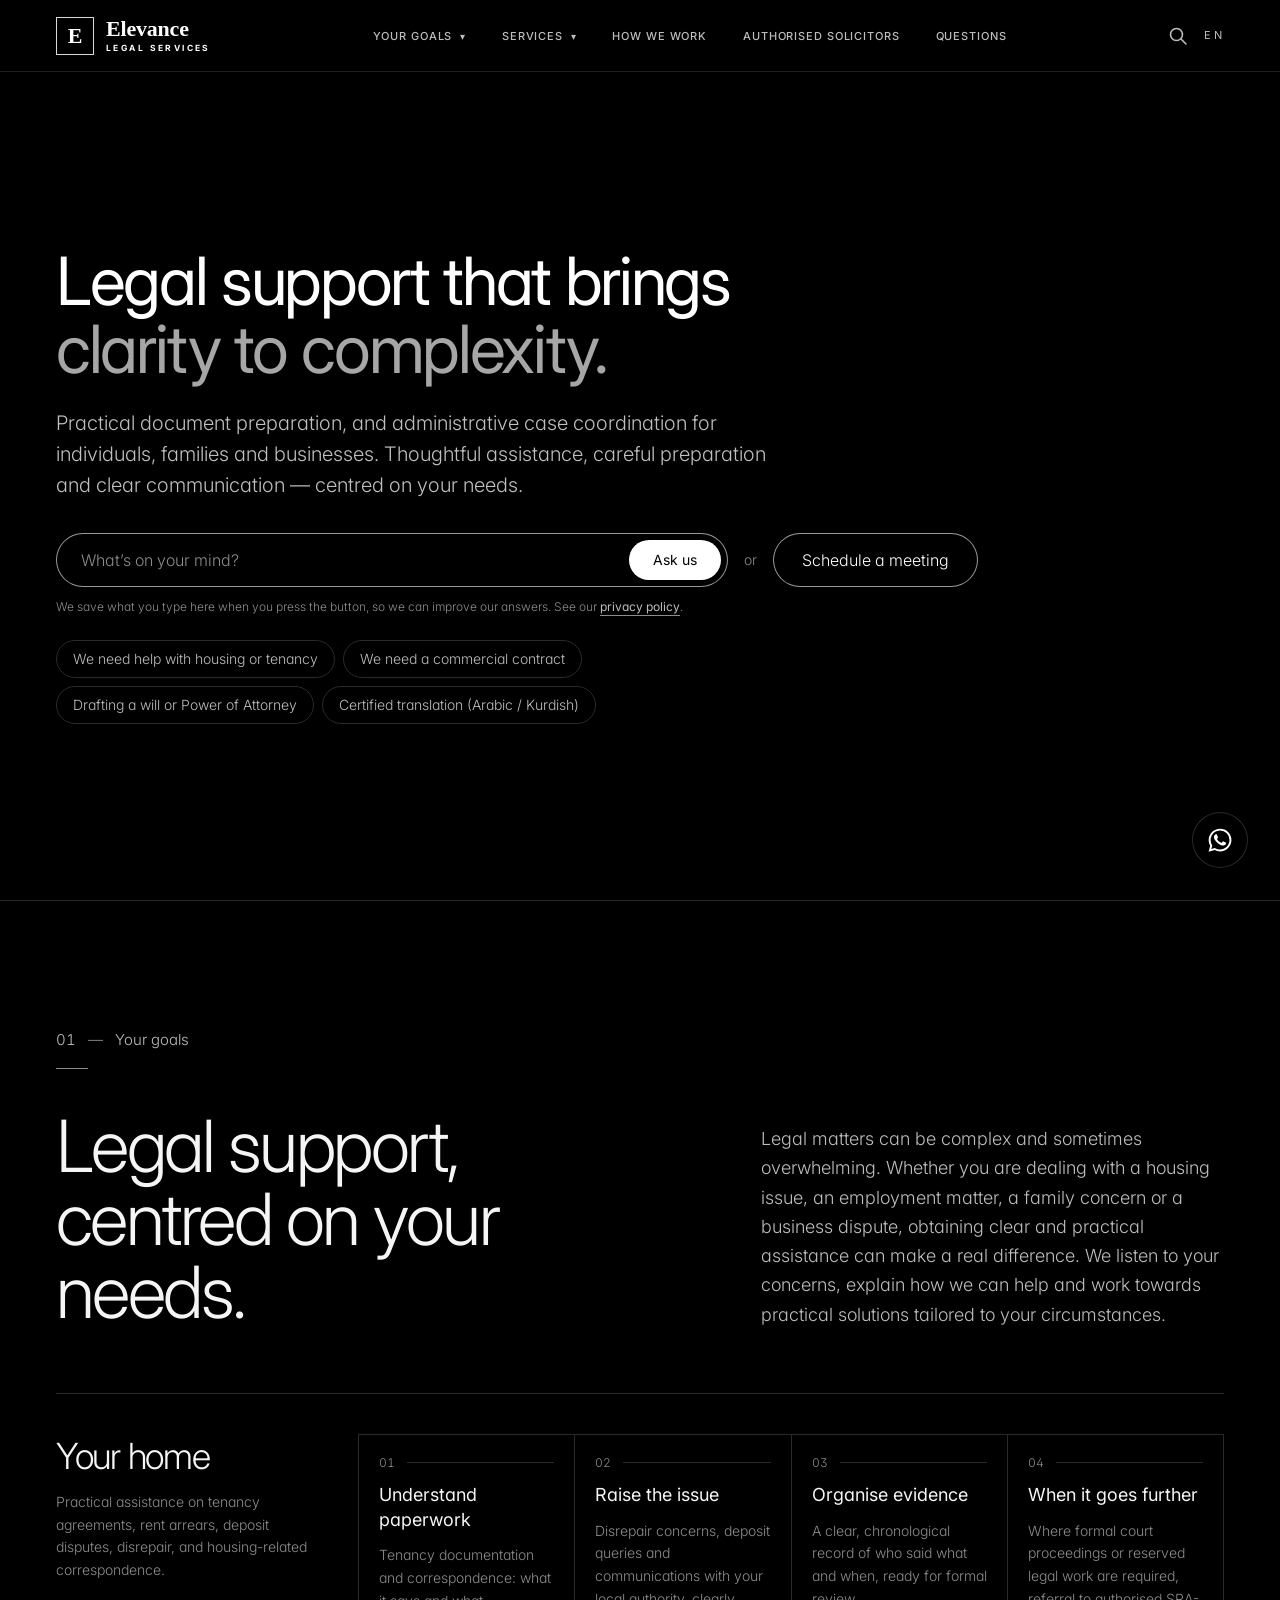
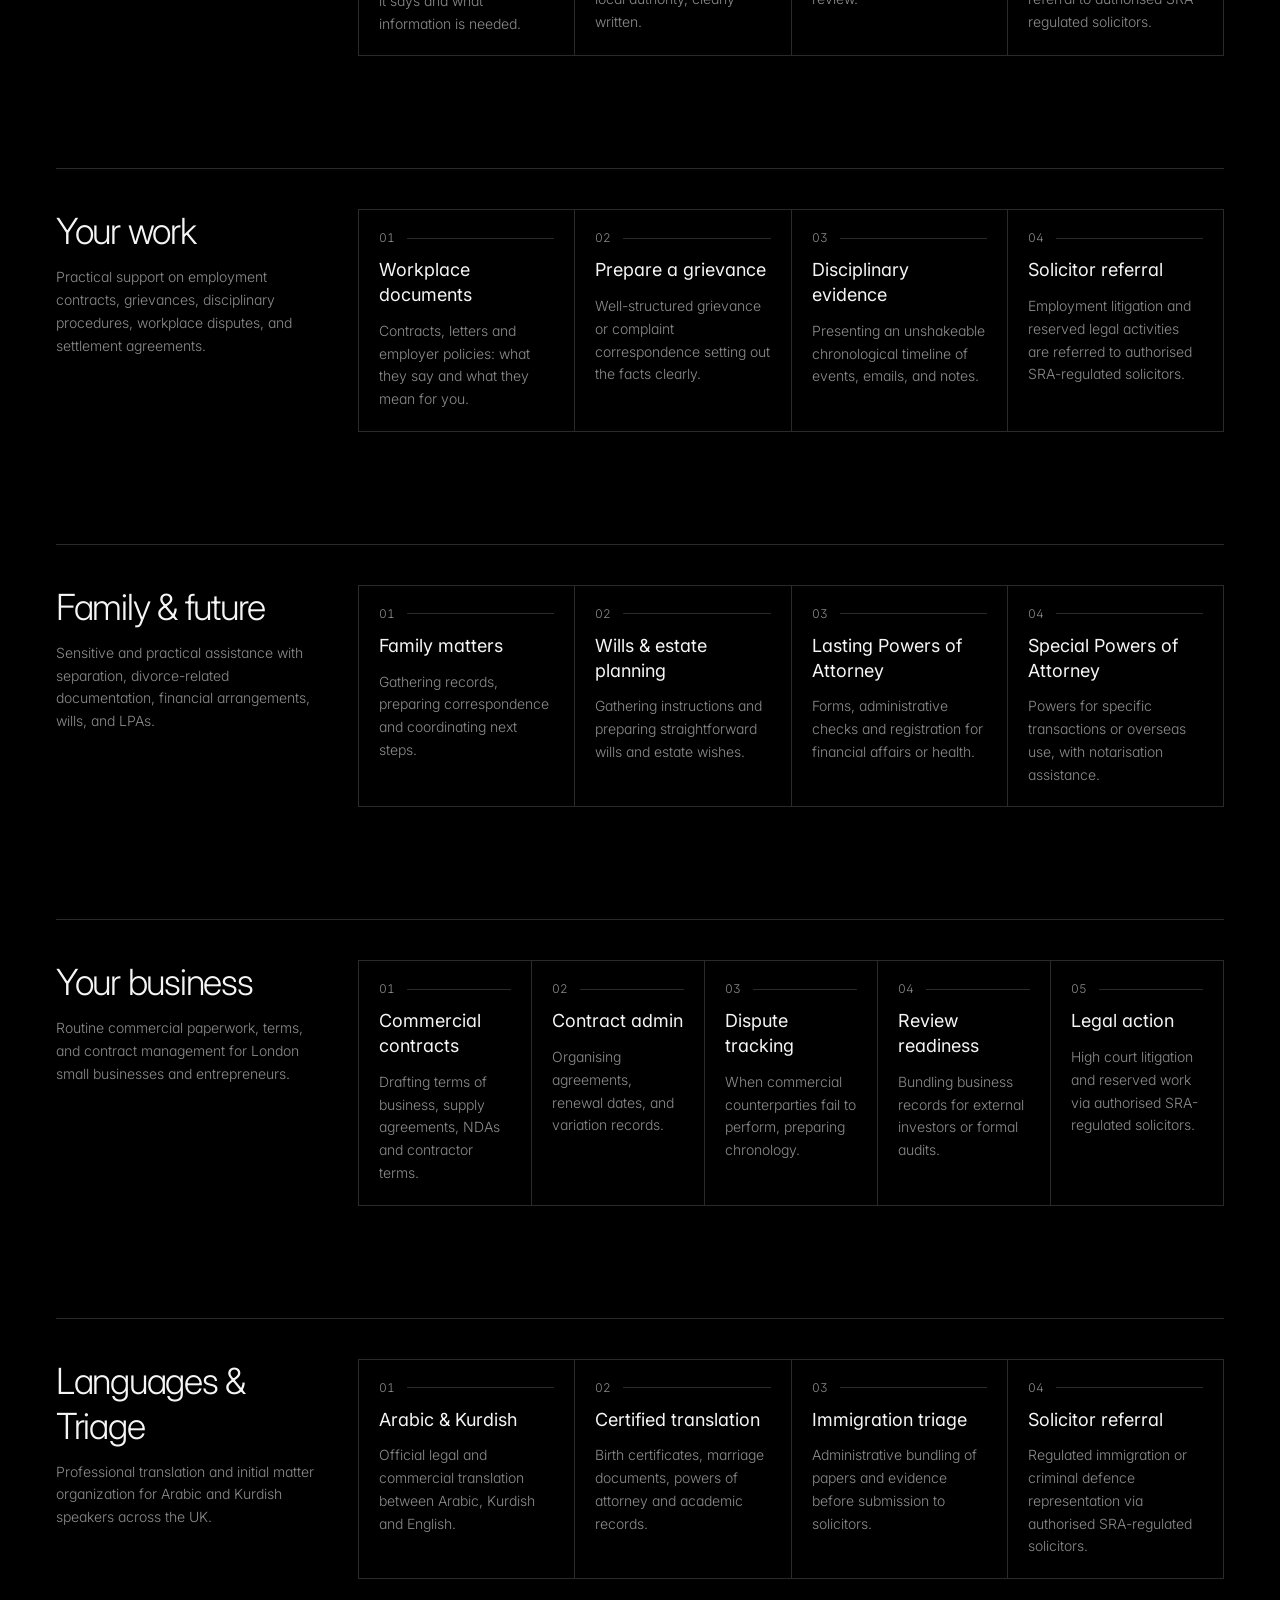
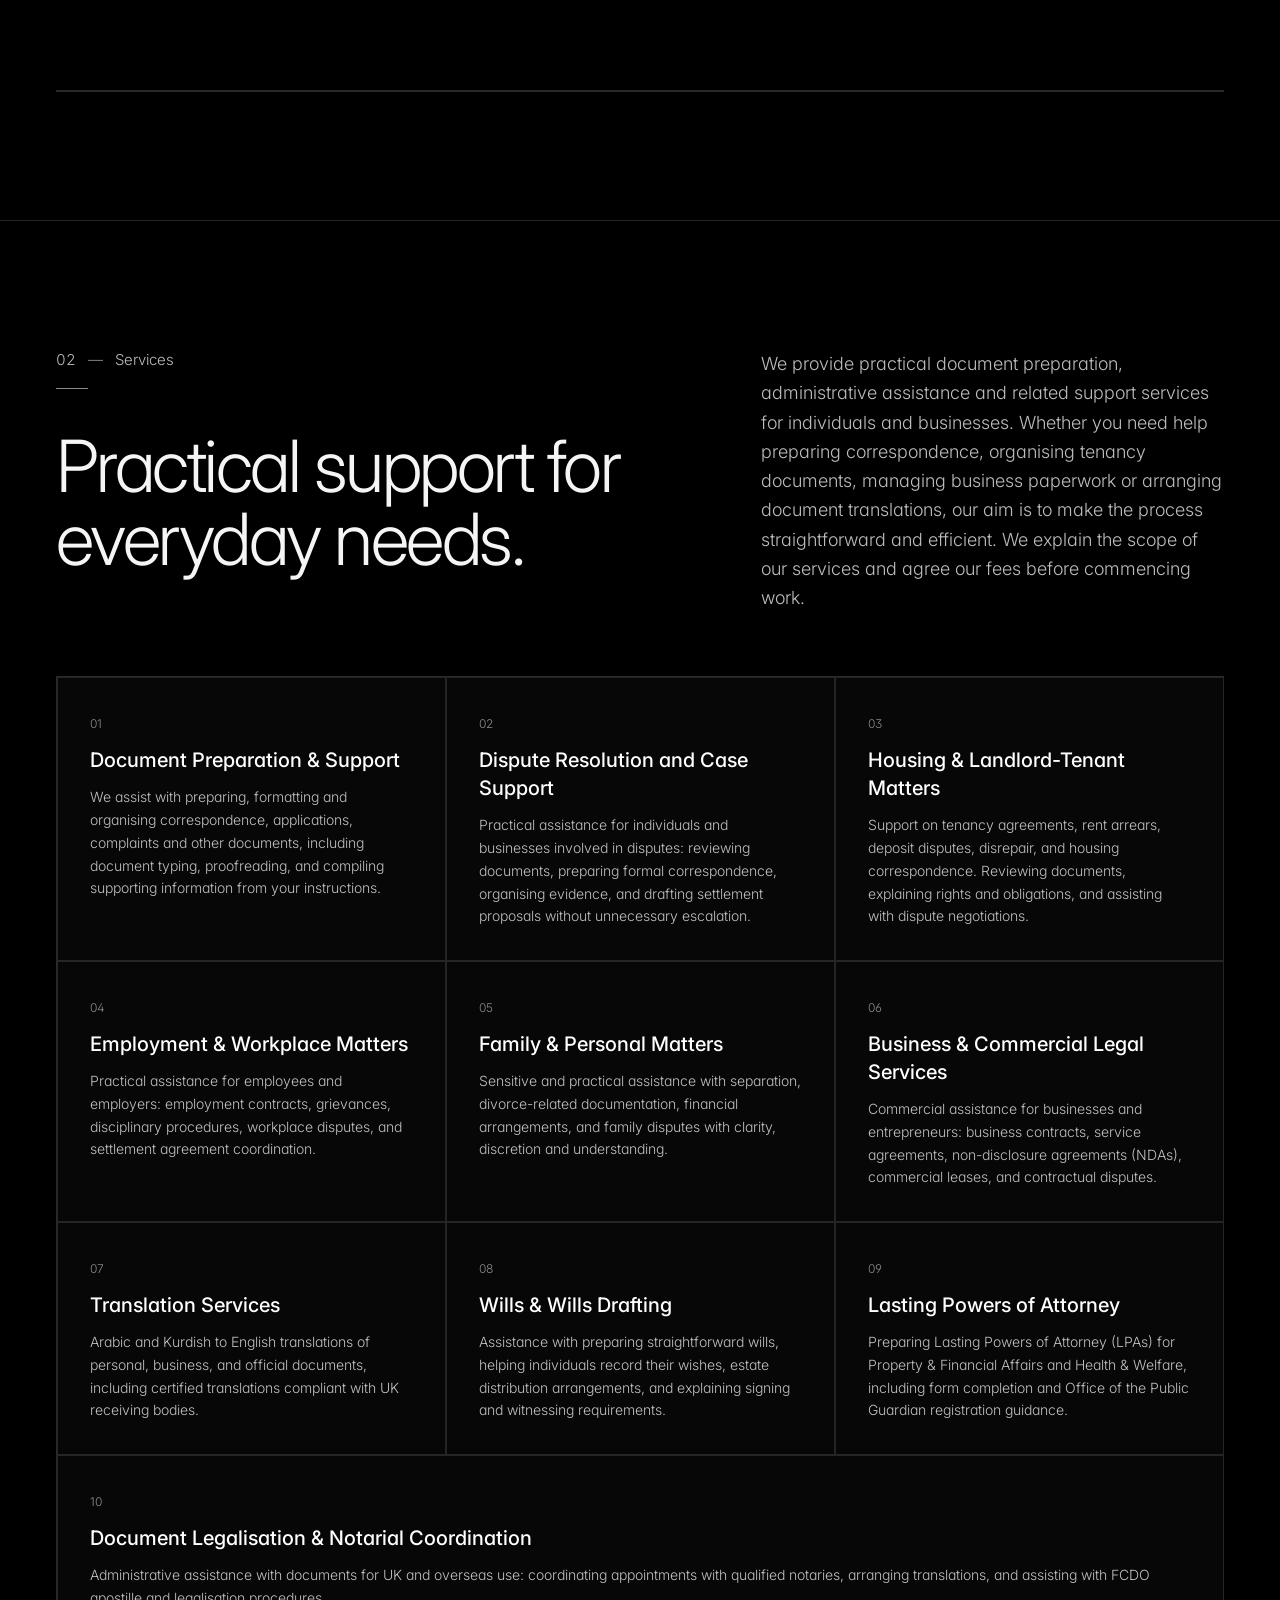
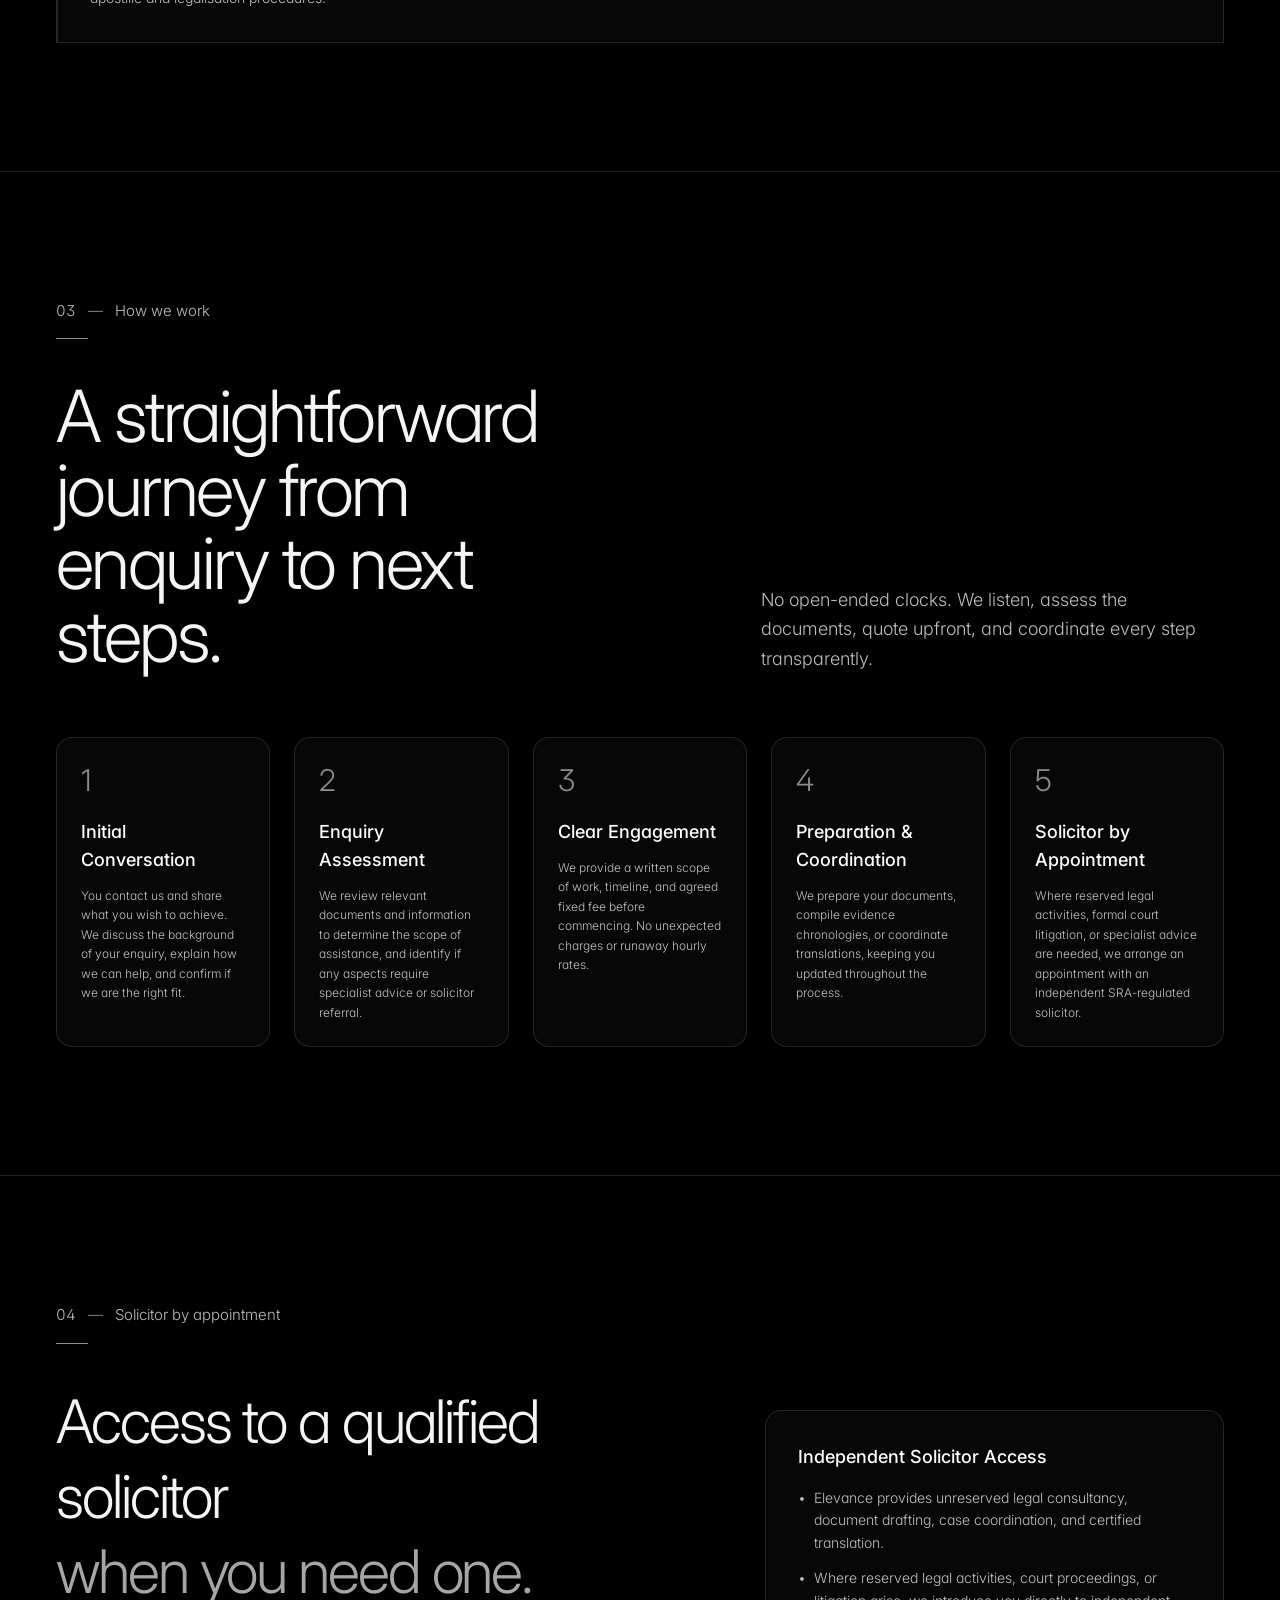
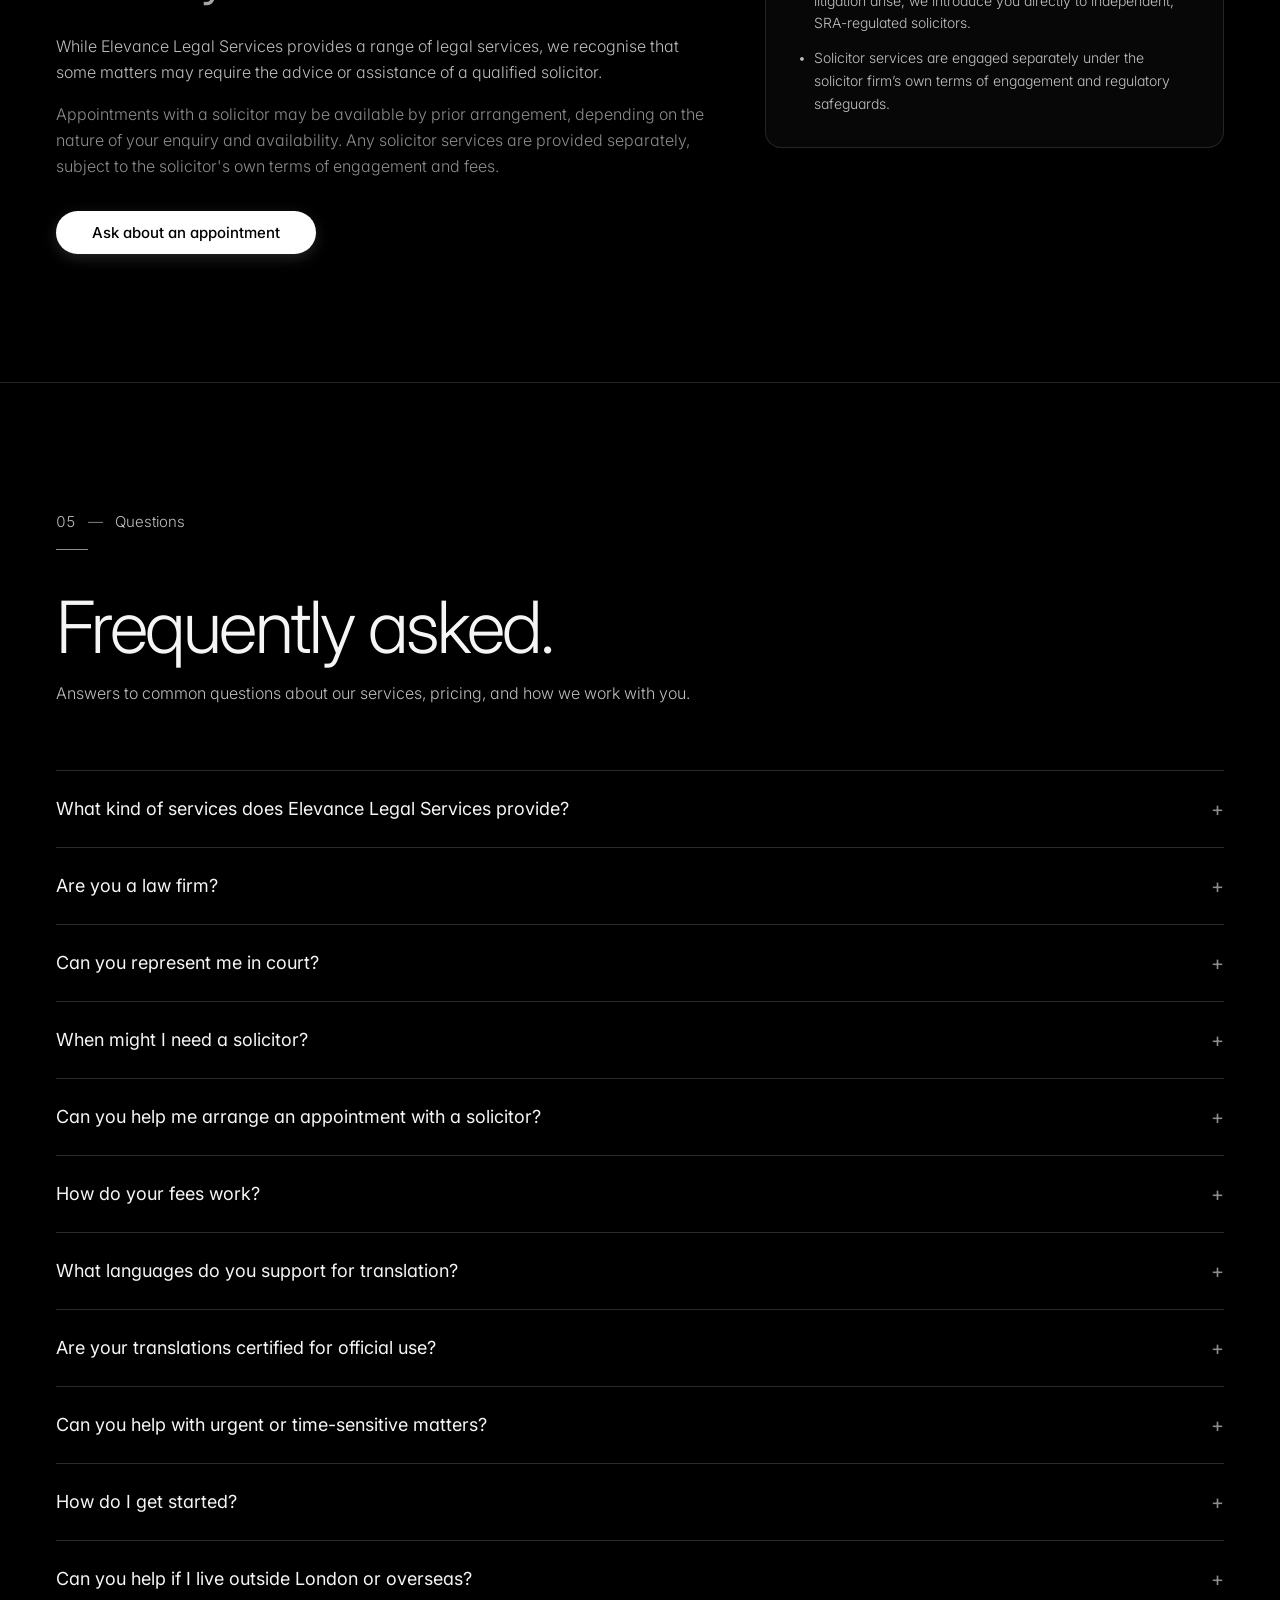
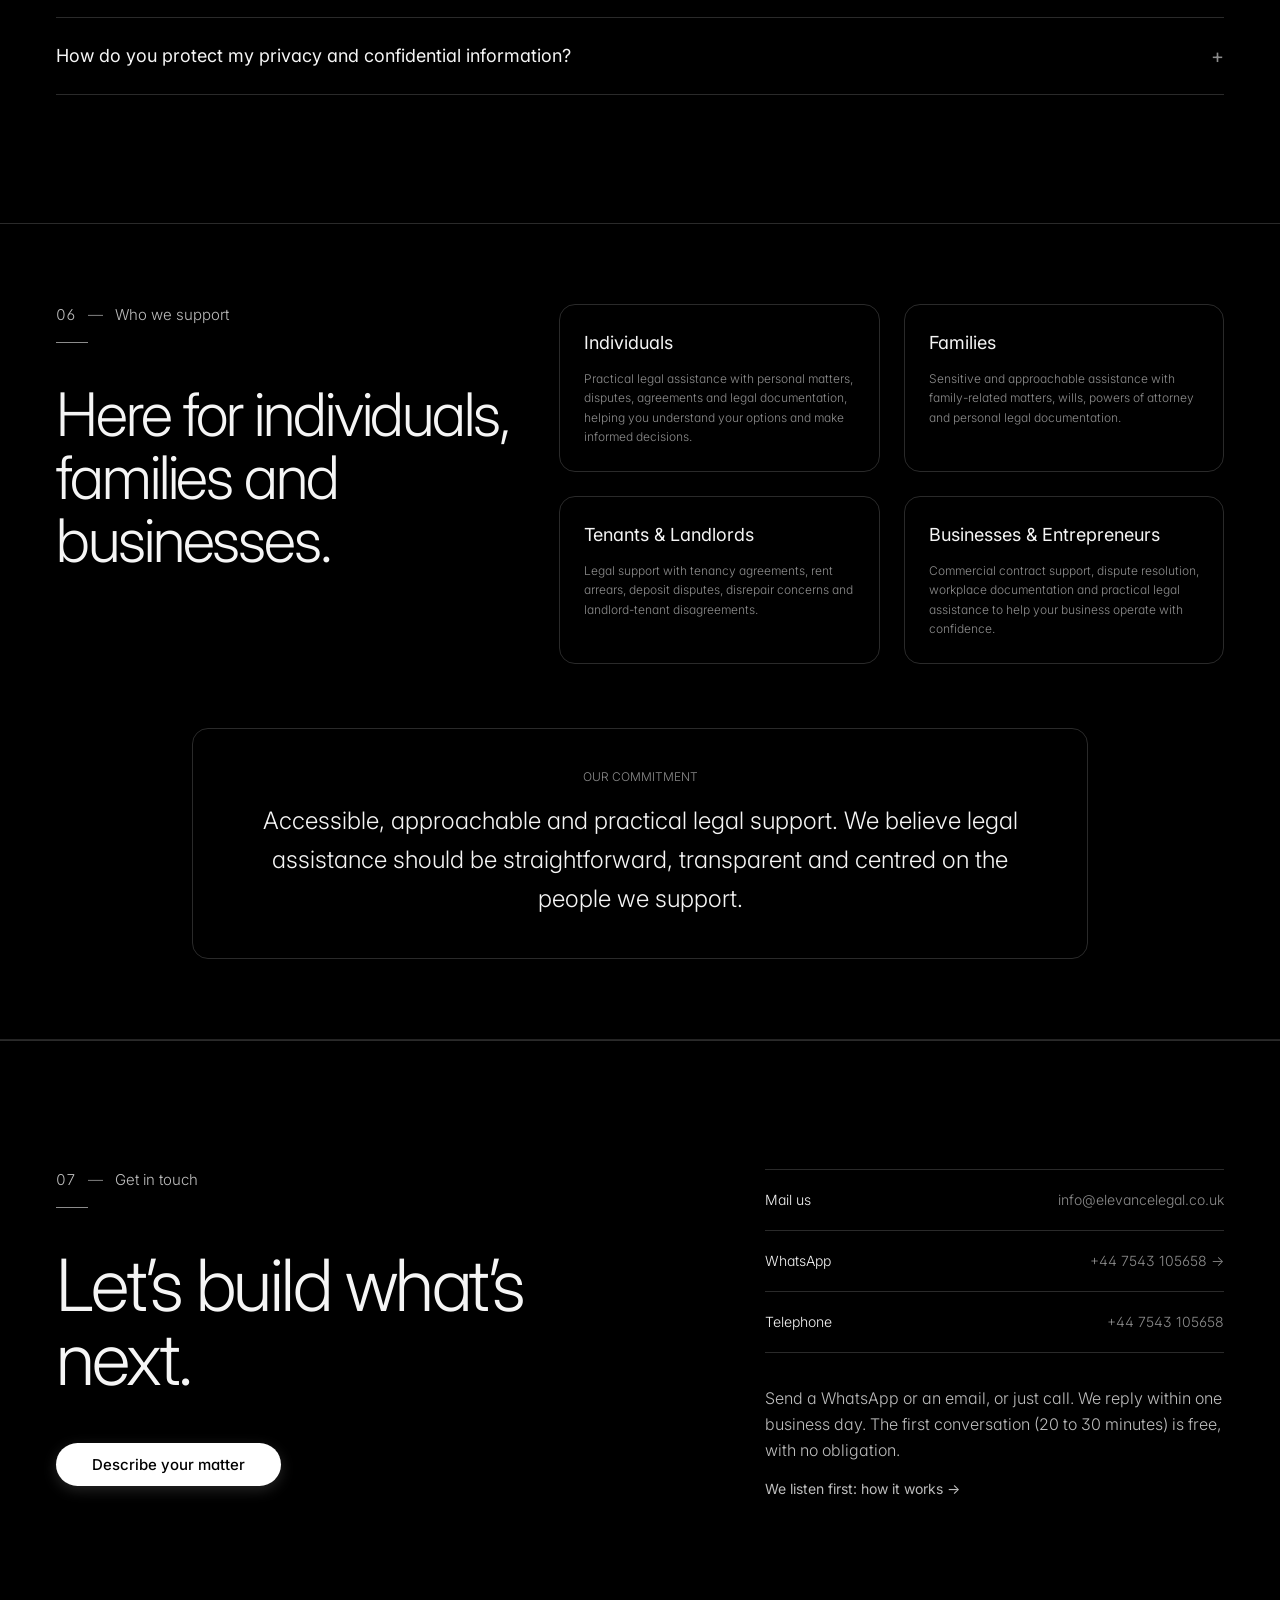
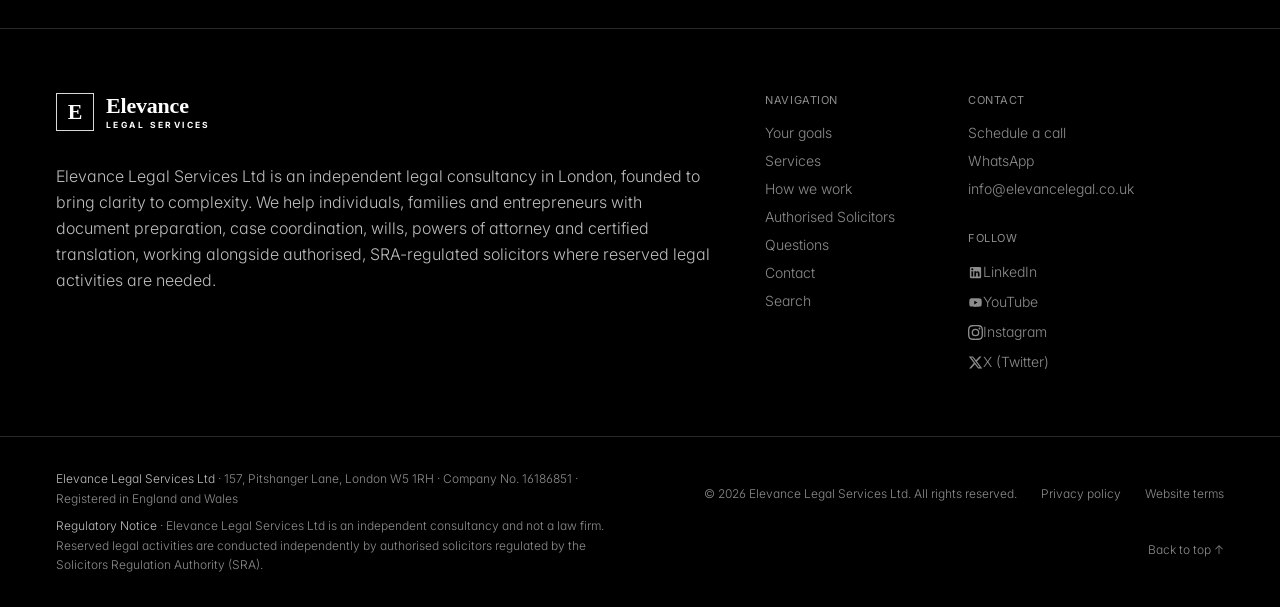
<file: second/index.html>
<!DOCTYPE html>
<html lang="en-GB" class="scroll-smooth">
<head>
<meta charset="utf-8">
<meta name="viewport" content="width=device-width, initial-scale=1, viewport-fit=cover">
<title>Elevance Legal Services | Legal Consultancy, Documents & Certified Translation London</title>
<meta name="description" content="Elevance Legal Services Ltd is an independent London legal consultancy: bespoke contract drafting, legal case bundles, wills, powers of attorney, and certified Arabic & Kurdish translation. Not a law firm.">
<meta name="keywords" content="legal consultancy London, document drafting London, legal case preparation UK, certified translation London, Arabic legal translation, Kurdish legal translation, wills and estate planning UK, lasting power of attorney, tenancy disrepair documents, business contract drafting, Authorised SRA-regulated solicitors collaboration">
<link rel="canonical" href="https://www.elevancelegal.co.uk/second/">
<link rel="icon" type="image/svg+xml" href="assets/favicon.svg">
<meta name="robots" content="index, follow, max-snippet:-1, max-image-preview:large, max-video-preview:-1">
<meta name="author" content="Elevance Legal Services Ltd">
<meta name="theme-color" content="#000000">
<meta name="color-scheme" content="dark">

<!-- Geo Location Tags for Local London Authority -->
<meta name="geo.region" content="GB-LND">
<meta name="geo.placename" content="London, UK">
<meta name="geo.position" content="51.5126;-0.1238">
<meta name="ICBM" content="51.5126, -0.1238">

<!-- Open Graph / Facebook -->
<meta property="og:type" content="website">
<meta property="og:locale" content="en_GB">
<meta property="og:site_name" content="Elevance Legal Services">
<meta property="og:title" content="Elevance Legal Services | Legal support that brings clarity to complexity">
<meta property="og:description" content="Independent legal consultancy in London: document drafting, case bundles, wills, powers of attorney and certified Arabic & Kurdish translation.">
<meta property="og:url" content="https://www.elevancelegal.co.uk/">
<meta property="og:image" content="https://www.elevancelegal.co.uk/assets/og-image.jpg">
<meta property="og:image:width" content="1200">
<meta property="og:image:height" content="630">
<meta property="og:image:alt" content="Elevance Legal Services London">

<!-- Twitter Card -->
<meta name="twitter:card" content="summary_large_image">
<meta name="twitter:title" content="Elevance Legal Services | London Legal Consultancy">
<meta name="twitter:description" content="Independent legal consultancy in London: contracts, case coordination, certified translation, wills and powers of attorney.">
<meta name="twitter:image" content="https://www.elevancelegal.co.uk/assets/og-image.jpg">

<!-- JSON-LD 1: Organization & LegalService Schema -->
<script type="application/ld+json">
{
  "@context": "https://schema.org",
  "@graph": [
    {
      "@type": ["LegalService", "ProfessionalService", "LocalBusiness"],
      "@id": "https://www.elevancelegal.co.uk/#organization",
      "name": "Elevance Legal Services Ltd",
      "url": "https://www.elevancelegal.co.uk/",
      "logo": "https://www.elevancelegal.co.uk/assets/favicon.svg",
      "image": "https://www.elevancelegal.co.uk/assets/og-image.jpg",
      "description": "Independent legal consultancy in London providing contract drafting, legal case preparation, wills, lasting powers of attorney, and certified translation between Arabic, Kurdish and English.",
      "telephone": "+447543105658",
      "email": "info@elevancelegal.co.uk",
      "address": {
        "@type": "PostalAddress",
        "streetAddress": "157, Pitshanger Lane",
        "addressLocality": "London",
        "postalCode": "W5 1RH",
        "addressCountry": "GB"
      },
      "geo": {
        "@type": "GeoCoordinates",
        "latitude": 51.5138,
        "longitude": -0.1256
      },
      "openingHoursSpecification": [
        {
          "@type": "OpeningHoursSpecification",
          "dayOfWeek": ["Monday", "Tuesday", "Wednesday", "Thursday", "Friday"],
          "opens": "09:00",
          "closes": "18:00"
        }
      ],
      "sameAs": [
        "https://www.linkedin.com/company/elevance-legal-services"
      ],
      "areaServed": {
        "@type": "Country",
        "name": "United Kingdom"
      },
      "hasOfferCatalog": {
        "@type": "OfferCatalog",
        "name": "Legal Consultancy & Translation Services",
        "itemListElement": [
          {
            "@type": "Offer",
            "itemOffered": {
              "@type": "Service",
              "name": "Document Drafting",
              "description": "Routine agreements, letters before claim, notices, policies and bespoke contractual terms."
            }
          },
          {
            "@type": "Offer",
            "itemOffered": {
              "@type": "Service",
              "name": "Case Preparation & Bundling",
              "description": "Chronologies, evidence bundles, witness statement outlines and organised filing."
            }
          },
          {
            "@type": "Offer",
            "itemOffered": {
              "@type": "Service",
              "name": "Certified Translation",
              "description": "Official certified translations for Arabic, Kurdish and English legal and commercial documents."
            }
          },
          {
            "@type": "Offer",
            "itemOffered": {
              "@type": "Service",
              "name": "Wills & Powers of Attorney",
              "description": "Lasting Powers of Attorney, special powers of attorney, and straightforward wills."
            }
          }
        ]
      }
    },
    {
      "@type": "WebSite",
      "@id": "https://www.elevancelegal.co.uk/#website",
      "url": "https://www.elevancelegal.co.uk/",
      "name": "Elevance Legal Services",
      "publisher": {
        "@id": "https://www.elevancelegal.co.uk/#organization"
      },
      "inLanguage": "en-GB"
    },
    {
      "@type": "FAQPage",
      "@id": "https://www.elevancelegal.co.uk/#faq",
      "mainEntity": [
        {
          "@type": "Question",
          "name": "Are you a law firm?",
          "acceptedAnswer": {
            "@type": "Answer",
            "text": "No. Elevance Legal Services Ltd is an independent legal consultancy. We handle unreserved legal work: document preparation, case coordination, wills, powers of attorney, and translation. Where your situation requires reserved legal activities (such as formal court advocacy, litigation or reserved probate), we work alongside independent, authorised solicitors who are regulated by the Solicitors Regulation Authority (SRA)."
          }
        },
        {
          "@type": "Question",
          "name": "How does pricing work?",
          "acceptedAnswer": {
            "@type": "Answer",
            "text": "We operate transparently with agreed fixed fees or clear project-based pricing agreed before work begins. No unexpected hourly bills. Initial discovery conversations (20 to 30 minutes) are always free and without obligation."
          }
        },
        {
          "@type": "Question",
          "name": "Are your translations certified for official UK use?",
          "acceptedAnswer": {
            "@type": "Answer",
            "text": "Yes. Our certified translations between Arabic, Kurdish and English include a formal Statement of Truth and translator certification compliant with UK Home Office, courts, and academic standards."
          }
        },
        {
          "@type": "Question",
          "name": "How does the collaboration with authorised solicitors work?",
          "acceptedAnswer": {
            "@type": "Answer",
            "text": "Elevance prepares, organises and coordinates your matter to institutional readiness. Where formal legal representation or reserved activities are needed, we arrange a warm referral to authorised solicitors regulated by the SRA, who provide regulated legal care under separate client care terms."
          }
        }
      ]
    }
  ]
}
</script>

<!-- Load Google Fonts Inter Variable -->
<link rel="preconnect" href="https://fonts.googleapis.com">
<link rel="preconnect" href="https://fonts.gstatic.com" crossorigin>
<link href="https://fonts.googleapis.com/css2?family=Inter:wght@100..900&display=swap" rel="stylesheet">

<style>:root{--tone-goals-a:#ff9a4d;--tone-goals-b:#ffd25b;--tone-solutions-a:#5b8cff;--tone-solutions-b:#9b6bff;--tone-technology-a:#1fe0bd;--tone-technology-b:#3aa8ff;--tone-academy-a:#ff5fa2;--tone-academy-b:#c46bff;--tone-about-a:#b8f35b;--tone-about-b:#3fdc8a}</style>
<style>/*! tailwindcss v4.3.3 | MIT License | https://tailwindcss.com */@layer properties{@supports (((-webkit-hyphens:none)) and (not (margin-trim:inline))) or ((-moz-orient:inline) and (not (color:rgb(from red r g b)))){*,:before,:after,::backdrop{--tw-leading:initial;--tw-font-weight:initial;--tw-tracking:initial;--tw-space-y-reverse:0;--tw-content:"";--tw-border-style:solid;--tw-translate-x:0;--tw-translate-y:0;--tw-translate-z:0;--tw-rotate-x:initial;--tw-rotate-y:initial;--tw-rotate-z:initial;--tw-skew-x:initial;--tw-skew-y:initial;--tw-pan-x:initial;--tw-pan-y:initial;--tw-pinch-zoom:initial;--tw-divide-y-reverse:0;--tw-gradient-position:initial;--tw-gradient-from:#0000;--tw-gradient-via:#0000;--tw-gradient-to:#0000;--tw-gradient-stops:initial;--tw-gradient-via-stops:initial;--tw-gradient-from-position:0%;--tw-gradient-via-position:50%;--tw-gradient-to-position:100%;--tw-ordinal:initial;--tw-slashed-zero:initial;--tw-numeric-figure:initial;--tw-numeric-spacing:initial;--tw-numeric-fraction:initial;--tw-shadow:0 0 #0000;--tw-shadow-color:initial;--tw-shadow-alpha:100%;--tw-inset-shadow:0 0 #0000;--tw-inset-shadow-color:initial;--tw-inset-shadow-alpha:100%;--tw-ring-color:initial;--tw-ring-shadow:0 0 #0000;--tw-inset-ring-color:initial;--tw-inset-ring-shadow:0 0 #0000;--tw-ring-inset:initial;--tw-ring-offset-width:0px;--tw-ring-offset-color:#fff;--tw-ring-offset-shadow:0 0 #0000;--tw-outline-style:solid;--tw-blur:initial;--tw-brightness:initial;--tw-contrast:initial;--tw-grayscale:initial;--tw-hue-rotate:initial;--tw-invert:initial;--tw-opacity:initial;--tw-saturate:initial;--tw-sepia:initial;--tw-drop-shadow:initial;--tw-drop-shadow-color:initial;--tw-drop-shadow-alpha:100%;--tw-drop-shadow-size:initial;--tw-backdrop-blur:initial;--tw-backdrop-brightness:initial;--tw-backdrop-contrast:initial;--tw-backdrop-grayscale:initial;--tw-backdrop-hue-rotate:initial;--tw-backdrop-invert:initial;--tw-backdrop-opacity:initial;--tw-backdrop-saturate:initial;--tw-backdrop-sepia:initial;--tw-duration:initial;--tw-ease:initial}}}@layer theme{:root,:host{--font-sans:"Inter Variable", "Inter", ui-sans-serif, system-ui, sans-serif;--font-mono:ui-monospace, SFMono-Regular, Menlo, Monaco, Consolas, "Liberation Mono", "Courier New", monospace;--color-white:#fff;--spacing:.25rem;--container-xs:20rem;--container-sm:24rem;--container-md:28rem;--container-lg:32rem;--container-xl:36rem;--container-2xl:42rem;--container-3xl:48rem;--container-4xl:56rem;--container-5xl:64rem;--text-xs:.75rem;--text-xs--line-height:calc(1 / .75);--text-sm:.875rem;--text-sm--line-height:calc(1.25 / .875);--text-base:1rem;--text-base--line-height: 1.5 ;--text-lg:1.125rem;--text-lg--line-height:calc(1.75 / 1.125);--text-xl:1.25rem;--text-xl--line-height:calc(1.75 / 1.25);--text-2xl:1.5rem;--text-2xl--line-height:calc(2 / 1.5);--text-3xl:1.875rem;--text-3xl--line-height: 1.2 ;--text-4xl:2.25rem;--text-4xl--line-height:calc(2.5 / 2.25);--text-5xl:3rem;--text-5xl--line-height:1;--text-6xl:3.75rem;--text-6xl--line-height:1;--text-7xl:4.5rem;--text-7xl--line-height:1;--font-weight-light:300;--font-weight-normal:400;--font-weight-black:900;--tracking-tight:-.025em;--tracking-normal:0em;--tracking-wide:.025em;--tracking-wider:.05em;--leading-tight:1.25;--leading-snug:1.375;--leading-normal:1.5;--leading-relaxed:1.625;--radius-lg:.5rem;--radius-xl:.75rem;--radius-2xl:1rem;--blur-sm:8px;--blur-xl:24px;--aspect-video:16 / 9;--default-transition-duration:.15s;--default-transition-timing-function:cubic-bezier(.4, 0, .2, 1);--default-font-family:var(--font-sans);--default-mono-font-family:var(--font-mono);--font-display:"Inter Variable", "Inter", ui-sans-serif, system-ui, sans-serif;--color-canvas:#000;--color-raised:#0c0c0c;--color-fg:#fff;--color-fg-2:#bdbdbd;--color-fg-3:#8c8c8c;--color-line:#2a2a2a;--tracking-eyebrow:.22em}}@layer base{*,:after,:before,::backdrop{box-sizing:border-box;border:0 solid;margin:0;padding:0}::file-selector-button{box-sizing:border-box;border:0 solid;margin:0;padding:0}html,:host{-webkit-text-size-adjust:100%;tab-size:4;line-height:1.5;font-family:var(--default-font-family,-apple-system, BlinkMacSystemFont, "Segoe UI", Roboto, "Helvetica Neue", "Noto Sans", Arial, sans-serif, "Apple Color Emoji", "Segoe UI Emoji", "Segoe UI Symbol", "Noto Color Emoji");font-feature-settings:var(--default-font-feature-settings,normal);font-variation-settings:var(--default-font-variation-settings,normal);-webkit-tap-highlight-color:transparent}hr{height:0;color:inherit;border-top-width:1px}abbr:where([title]){-webkit-text-decoration:underline dotted;text-decoration:underline dotted}h1,h2,h3,h4,h5,h6{font-size:inherit;font-weight:inherit}a{color:inherit;-webkit-text-decoration:inherit;text-decoration:inherit}b,strong{font-weight:bolder}code,kbd,samp,pre{font-family:var(--default-mono-font-family,ui-monospace, SFMono-Regular, Menlo, Monaco, Consolas, "Liberation Mono", "Courier New", monospace);font-feature-settings:var(--default-mono-font-feature-settings,normal);font-variation-settings:var(--default-mono-font-variation-settings,normal);font-size:1em}small{font-size:80%}sub,sup{vertical-align:baseline;font-size:75%;line-height:0;position:relative}sub{bottom:-.25em}sup{top:-.5em}table{text-indent:0;border-color:inherit;border-collapse:collapse}:-moz-focusring:where(:not(iframe)){outline:auto}progress{vertical-align:baseline}summary{display:list-item}ol,ul,menu{list-style:none}img,svg,video,canvas,audio,iframe,embed,object{vertical-align:middle;display:block}img,video{max-width:100%;height:auto}button,input,select,optgroup,textarea{font:inherit;font-feature-settings:inherit;font-variation-settings:inherit;letter-spacing:inherit;color:inherit;opacity:1;background-color:#0000;border-radius:0}::file-selector-button{font:inherit;font-feature-settings:inherit;font-variation-settings:inherit;letter-spacing:inherit;color:inherit;opacity:1;background-color:#0000;border-radius:0}:where(select:is([multiple],[size])) optgroup{font-weight:bolder}:where(select:is([multiple],[size])) optgroup option{padding-inline-start:20px}::file-selector-button{margin-inline-end:4px}::placeholder{opacity:1}@supports (not ((-webkit-appearance:-apple-pay-button))) or (contain-intrinsic-size:1px){::placeholder{color:currentColor}@supports (color:color-mix(in lab,red,red)){::placeholder{color:color-mix(in oklab,currentcolor 50%,transparent)}}}textarea{resize:vertical}::-webkit-search-decoration{-webkit-appearance:none}::-webkit-date-and-time-value{min-height:1lh;text-align:inherit}::-webkit-datetime-edit{display:inline-flex}::-webkit-datetime-edit-fields-wrapper{padding:0}::-webkit-datetime-edit{padding-block:0}::-webkit-datetime-edit-year-field{padding-block:0}::-webkit-datetime-edit-month-field{padding-block:0}::-webkit-datetime-edit-day-field{padding-block:0}::-webkit-datetime-edit-hour-field{padding-block:0}::-webkit-datetime-edit-minute-field{padding-block:0}::-webkit-datetime-edit-second-field{padding-block:0}::-webkit-datetime-edit-millisecond-field{padding-block:0}::-webkit-datetime-edit-meridiem-field{padding-block:0}::-webkit-calendar-picker-indicator{line-height:1}:-moz-ui-invalid{box-shadow:none}button,input:where([type=button],[type=reset],[type=submit]){appearance:button}::file-selector-button{appearance:button}::-webkit-inner-spin-button{height:auto}::-webkit-outer-spin-button{height:auto}[hidden]:where(:not([hidden=until-found])){display:none!important}html{background-color:var(--color-canvas);color:var(--color-fg);-webkit-font-smoothing:antialiased;-moz-osx-font-smoothing:grayscale;color-scheme:dark;font-feature-settings:"cv11","ss01";scroll-behavior:smooth;font-weight:300}body{overflow-wrap:anywhere;-webkit-hyphens:auto;hyphens:auto;hyphenate-limit-chars:14 7 6}::selection{background-color:var(--color-fg);color:var(--color-canvas)}:focus-visible{outline-style:var(--tw-outline-style);outline-offset:4px;outline-width:1px;outline-color:var(--color-fg)}@view-transition{navigation:auto}[data-header]{view-transition-name:header}[data-action-bar]{view-transition-name:actions}::view-transition-old(root){animation:.16s ease-out both vt-out}::view-transition-new(root){animation:.32s cubic-bezier(.2,.7,.2,1) both vt-in}@keyframes vt-out{to{opacity:0}}@keyframes vt-in{0%{opacity:0;transform:translateY(12px)}}@media(prefers-reduced-motion:reduce){@view-transition{navigation:none}html{scroll-behavior:auto}*,:before,:after{transition:none!important;animation:none!important}}}@layer components;@layer utilities{.pointer-events-none{pointer-events:none}.invisible{visibility:hidden}.visible{visibility:visible}.sr-only{clip-path:inset(50%);white-space:nowrap;border-width:0;width:1px;height:1px;margin:-1px;padding:0;position:absolute;overflow:hidden}.prose-studio{--tw-leading:1.75;--tw-font-weight:var(--font-weight-light);max-width:66ch;font-size:17px;line-height:1.75;font-weight:var(--font-weight-light);color:var(--color-fg-2)}.prose-studio>*+*{margin-top:calc(var(--spacing) * 5)}.prose-studio h2{margin-top:calc(var(--spacing) * 16);letter-spacing:-.035em;font-weight:300;font-family:var(--font-display);--tw-leading:1.1;color:var(--color-fg);font-size:2.1rem;line-height:1.1}.prose-studio h3{margin-top:calc(var(--spacing) * 10);font-size:var(--text-lg);line-height:var(--tw-leading,var(--text-lg--line-height));--tw-font-weight:var(--font-weight-normal);font-weight:var(--font-weight-normal);--tw-tracking:var(--tracking-tight);letter-spacing:var(--tracking-tight);color:var(--color-fg)}.prose-studio h2+*,.prose-studio h3+*{margin-top:calc(var(--spacing) * 3)}.prose-studio a{--tw-font-weight:var(--font-weight-normal);font-weight:var(--font-weight-normal);color:var(--color-fg);-webkit-text-decoration-color:var(--color-fg-3);text-decoration-color:var(--color-fg-3);text-underline-offset:4px;transition-property:color,background-color,border-color,outline-color,text-decoration-color,fill,stroke,--tw-gradient-from,--tw-gradient-via,--tw-gradient-to;transition-timing-function:var(--tw-ease,var(--default-transition-timing-function));transition-duration:var(--tw-duration,var(--default-transition-duration))}@media(hover:hover){.prose-studio a:hover{text-decoration-line:underline}}.prose-studio a:focus-visible{text-decoration-line:underline}.prose-studio a.btn-book{margin-inline:calc(var(--spacing) * .5);background-color:var(--color-fg);padding-inline:calc(var(--spacing) * 5);padding-block:calc(var(--spacing) * 1.5);font-size:var(--text-sm);line-height:var(--tw-leading,var(--text-sm--line-height));--tw-leading:var(--leading-normal);line-height:var(--leading-normal);color:var(--color-canvas);border-radius:3.40282e38px;text-decoration-line:none;display:inline-block}@media(hover:hover){.prose-studio a.btn-book:hover{opacity:.85;text-decoration-line:none}}.prose-studio p.cta-row{margin-top:calc(var(--spacing) * 6)}.prose-studio strong{--tw-font-weight:var(--font-weight-normal);font-weight:var(--font-weight-normal);color:var(--color-fg)}.prose-studio ul{list-style-type:none}:where(.prose-studio ul>:not(:last-child)){--tw-space-y-reverse:0;margin-block-start:calc(calc(var(--spacing) * 2) * var(--tw-space-y-reverse));margin-block-end:calc(calc(var(--spacing) * 2) * calc(1 - var(--tw-space-y-reverse)))}.prose-studio ul{padding-left:0}.prose-studio ul>li{padding-left:calc(var(--spacing) * 6);position:relative}.prose-studio ul>li:before{height:1px;width:calc(var(--spacing) * 3);content:var(--tw-content);background-color:var(--color-fg-3);position:absolute;top:.85em;left:0}.prose-studio ol{list-style-type:decimal}:where(.prose-studio ol>:not(:last-child)){--tw-space-y-reverse:0;margin-block-start:calc(calc(var(--spacing) * 2) * var(--tw-space-y-reverse));margin-block-end:calc(calc(var(--spacing) * 2) * calc(1 - var(--tw-space-y-reverse)))}.prose-studio ol{padding-left:calc(var(--spacing) * 5)}.prose-studio ol ::marker{color:var(--color-fg-3)}.prose-studio ol::marker{color:var(--color-fg-3)}.prose-studio ol ::-webkit-details-marker{color:var(--color-fg-3)}.prose-studio ol::-webkit-details-marker{color:var(--color-fg-3)}.prose-studio table{border-collapse:collapse;--tw-leading:var(--leading-normal);width:100%;max-width:100%;font-size:15px;line-height:var(--leading-normal);display:block;overflow-x:auto}.prose-studio th{border-bottom-style:var(--tw-border-style);border-bottom-width:1px;border-color:var(--color-line);padding-block:calc(var(--spacing) * 2);padding-right:calc(var(--spacing) * 5);text-align:left;vertical-align:bottom;--tw-font-weight:var(--font-weight-normal);font-weight:var(--font-weight-normal);color:var(--color-fg)}.prose-studio td{border-bottom-style:var(--tw-border-style);border-bottom-width:1px;border-color:var(--color-line);padding-block:calc(var(--spacing) * 2.5);padding-right:calc(var(--spacing) * 5);vertical-align:top}.prose-studio>:first-child{margin-top:0}.absolute{position:absolute}.fixed{position:fixed}.relative{position:relative}.static{position:static}.sticky{position:sticky}.inset-0{inset:0}.inset-\[24\%\]{inset:24%}.inset-x-0{inset-inline:0}.inset-x-4{inset-inline:calc(var(--spacing) * 4)}.inset-y-0{inset-block:0}.-top-\[72px\]{top:-72px}.top-0{top:0}.top-1{top:var(--spacing)}.top-1\/2{top:50%}.top-\[4\.5rem\]{top:4.5rem}.top-\[20rem\]{top:20rem}.top-\[72px\]{top:72px}.right-8{right:calc(var(--spacing) * 8)}.right-\[-40\%\]{right:-40%}.-bottom-1\/2{bottom:-50%}.bottom-0{bottom:0}.bottom-8{bottom:calc(var(--spacing) * 8)}.bottom-\[calc\(5\.5rem\+env\(safe-area-inset-bottom\)\)\]{bottom:calc(5.5rem + env(safe-area-inset-bottom))}.-left-1\/4{left:-25%}.-left-\[9999px\]{left:-9999px}.left-0{left:0}.left-1\/2{left:50%}.isolate{isolation:isolate}.-z-10{z-index:-10}.z-10{z-index:10}.z-20{z-index:20}.z-30{z-index:30}.order-2{order:2}.m-0{margin:0}.container-studio{width:100%;max-width:1320px;padding-inline:calc(var(--spacing) * 4);margin-inline:auto}@media(min-width:40rem){.container-studio{padding-inline:calc(var(--spacing) * 8)}}@media(min-width:64rem){.container-studio{padding-inline:calc(var(--spacing) * 14)}}.-mx-1{margin-inline:calc(var(--spacing) * -1)}.-mx-4{margin-inline:calc(var(--spacing) * -4)}.mx-3{margin-inline:calc(var(--spacing) * 3)}.mx-auto{margin-inline:auto}.mt-1{margin-top:var(--spacing)}.mt-1\.5{margin-top:calc(var(--spacing) * 1.5)}.mt-2{margin-top:calc(var(--spacing) * 2)}.mt-3{margin-top:calc(var(--spacing) * 3)}.mt-4{margin-top:calc(var(--spacing) * 4)}.mt-5{margin-top:calc(var(--spacing) * 5)}.mt-6{margin-top:calc(var(--spacing) * 6)}.mt-8{margin-top:calc(var(--spacing) * 8)}.mt-10{margin-top:calc(var(--spacing) * 10)}.mt-12{margin-top:calc(var(--spacing) * 12)}.mt-14{margin-top:calc(var(--spacing) * 14)}.mt-16{margin-top:calc(var(--spacing) * 16)}.mt-20{margin-top:calc(var(--spacing) * 20)}.mt-24{margin-top:calc(var(--spacing) * 24)}.mt-\[0\.15em\]{margin-top:.15em}.mt-auto{margin-top:auto}.mr-1{margin-right:var(--spacing)}.mr-2{margin-right:calc(var(--spacing) * 2)}.mr-3{margin-right:calc(var(--spacing) * 3)}.-mb-\[72px\]{margin-bottom:-72px}.mb-1{margin-bottom:var(--spacing)}.mb-3{margin-bottom:calc(var(--spacing) * 3)}.mb-4{margin-bottom:calc(var(--spacing) * 4)}.mb-6{margin-bottom:calc(var(--spacing) * 6)}.mb-8{margin-bottom:calc(var(--spacing) * 8)}.mb-10{margin-bottom:calc(var(--spacing) * 10)}.ml-2{margin-left:calc(var(--spacing) * 2)}.ml-3{margin-left:calc(var(--spacing) * 3)}.ml-4{margin-left:calc(var(--spacing) * 4)}.ml-\[1\.125rem\]{margin-left:1.125rem}.ml-auto{margin-left:auto}.block{display:block}.contents{display:contents}.flex{display:flex}.grid{display:grid}.hidden{display:none}.inline{display:inline}.inline-block{display:inline-block}.table{display:table}.aspect-\[4\/5\]{aspect-ratio:4/5}.aspect-square{aspect-ratio:1}.aspect-video{aspect-ratio:var(--aspect-video)}.size-1\.5{width:calc(var(--spacing) * 1.5);height:calc(var(--spacing) * 1.5)}.size-2{width:calc(var(--spacing) * 2);height:calc(var(--spacing) * 2)}.size-2\.5{width:calc(var(--spacing) * 2.5);height:calc(var(--spacing) * 2.5)}.size-4{width:calc(var(--spacing) * 4);height:calc(var(--spacing) * 4)}.size-5{width:calc(var(--spacing) * 5);height:calc(var(--spacing) * 5)}.size-6{width:calc(var(--spacing) * 6);height:calc(var(--spacing) * 6)}.size-7{width:calc(var(--spacing) * 7);height:calc(var(--spacing) * 7)}.size-12{width:calc(var(--spacing) * 12);height:calc(var(--spacing) * 12)}.size-14{width:calc(var(--spacing) * 14);height:calc(var(--spacing) * 14)}.size-\[18px\]{width:18px;height:18px}.size-full{width:100%;height:100%}.h-0\.5{height:calc(var(--spacing) * .5)}.h-32{height:calc(var(--spacing) * 32)}.h-40{height:calc(var(--spacing) * 40)}.h-\[2px\]{height:2px}.h-\[72px\]{height:72px}.h-\[110\%\]{height:110%}.h-\[140\%\]{height:140%}.h-\[627px\]{height:627px}.h-auto{height:auto}.h-dvh{height:100dvh}.h-full{height:100%}.h-px{height:1px}.max-h-80{max-height:calc(var(--spacing) * 80)}.max-h-\[calc\(100vh-72px\)\]{max-height:calc(100vh - 72px)}.max-h-none{max-height:none}.min-h-28{min-height:calc(var(--spacing) * 28)}.min-h-\[52px\]{min-height:52px}.min-h-\[65px\]{min-height:65px}.min-h-dvh{min-height:100dvh}.w-4{width:calc(var(--spacing) * 4)}.w-5{width:calc(var(--spacing) * 5)}.w-8{width:calc(var(--spacing) * 8)}.w-14{width:calc(var(--spacing) * 14)}.w-20{width:calc(var(--spacing) * 20)}.w-24{width:calc(var(--spacing) * 24)}.w-\[41px\]{width:41px}.w-\[1200px\]{width:1200px}.w-auto{width:auto}.w-full{width:100%}.w-px{width:1px}.w-screen{width:100vw}.max-w-2xl{max-width:var(--container-2xl)}.max-w-3xl{max-width:var(--container-3xl)}.max-w-4xl{max-width:var(--container-4xl)}.max-w-5xl{max-width:var(--container-5xl)}.max-w-60{max-width:calc(var(--spacing) * 60)}.max-w-\[13\.125rem\]{max-width:13.125rem}.max-w-\[14ch\]{max-width:14ch}.max-w-\[56ch\]{max-width:56ch}.max-w-\[62ch\]{max-width:62ch}.max-w-\[300px\]{max-width:300px}.max-w-\[560px\]{max-width:560px}.max-w-\[1760px\]{max-width:1760px}.max-w-lg{max-width:var(--container-lg)}.max-w-md{max-width:var(--container-md)}.max-w-none{max-width:none}.max-w-sm{max-width:var(--container-sm)}.max-w-xl{max-width:var(--container-xl)}.max-w-xs{max-width:var(--container-xs)}.min-w-0{min-width:0}.min-w-\[420px\]{min-width:420px}.flex-1{flex:1}.shrink-0{flex-shrink:0}.grow{flex-grow:1}.border-collapse{border-collapse:collapse}.-translate-x-1\/2{--tw-translate-x: -50% ;translate:var(--tw-translate-x) var(--tw-translate-y)}.-translate-y-1\/2{--tw-translate-y: -50% ;translate:var(--tw-translate-x) var(--tw-translate-y)}.transform{transform:var(--tw-rotate-x,) var(--tw-rotate-y,) var(--tw-rotate-z,) var(--tw-skew-x,) var(--tw-skew-y,)}.cursor-grab{cursor:grab}.cursor-pointer{cursor:pointer}.touch-pan-y{--tw-pan-y:pan-y;touch-action:var(--tw-pan-x,) var(--tw-pan-y,) var(--tw-pinch-zoom,)}.resize{resize:both}.resize-none{resize:none}.resize-y{resize:vertical}.scroll-mt-28{scroll-margin-top:calc(var(--spacing) * 28)}.\[scrollbar-width\:none\]{scrollbar-width:none}.\[scrollbar-width\:thin\]{scrollbar-width:thin}.list-none{list-style-type:none}.break-inside-avoid{break-inside:avoid}.grid-cols-2{grid-template-columns:repeat(2,minmax(0,1fr))}.grid-cols-3{grid-template-columns:repeat(3,minmax(0,1fr))}.grid-cols-\[2\.5rem_1fr\]{grid-template-columns:2.5rem 1fr}.flex-col{flex-direction:column}.flex-wrap{flex-wrap:wrap}.place-items-center{place-items:center}.items-baseline{align-items:baseline}.items-center{align-items:center}.items-end{align-items:flex-end}.items-start{align-items:flex-start}.justify-between{justify-content:space-between}.justify-center{justify-content:center}.gap-1{gap:var(--spacing)}.gap-1\.5{gap:calc(var(--spacing) * 1.5)}.gap-2{gap:calc(var(--spacing) * 2)}.gap-3{gap:calc(var(--spacing) * 3)}.gap-4{gap:calc(var(--spacing) * 4)}.gap-5{gap:calc(var(--spacing) * 5)}.gap-6{gap:calc(var(--spacing) * 6)}.gap-8{gap:calc(var(--spacing) * 8)}.gap-10{gap:calc(var(--spacing) * 10)}.gap-12{gap:calc(var(--spacing) * 12)}.gap-16{gap:calc(var(--spacing) * 16)}.gap-20{gap:calc(var(--spacing) * 20)}.gap-40{gap:calc(var(--spacing) * 40)}.gap-\[13px\]{gap:13px}.gap-px{gap:1px}:where(.space-y-1>:not(:last-child)){--tw-space-y-reverse:0;margin-block-start:calc(var(--spacing) * var(--tw-space-y-reverse));margin-block-end:calc(var(--spacing) * calc(1 - var(--tw-space-y-reverse)))}:where(.space-y-1\.5>:not(:last-child)){--tw-space-y-reverse:0;margin-block-start:calc(calc(var(--spacing) * 1.5) * var(--tw-space-y-reverse));margin-block-end:calc(calc(var(--spacing) * 1.5) * calc(1 - var(--tw-space-y-reverse)))}:where(.space-y-2>:not(:last-child)){--tw-space-y-reverse:0;margin-block-start:calc(calc(var(--spacing) * 2) * var(--tw-space-y-reverse));margin-block-end:calc(calc(var(--spacing) * 2) * calc(1 - var(--tw-space-y-reverse)))}:where(.space-y-2\.5>:not(:last-child)){--tw-space-y-reverse:0;margin-block-start:calc(calc(var(--spacing) * 2.5) * var(--tw-space-y-reverse));margin-block-end:calc(calc(var(--spacing) * 2.5) * calc(1 - var(--tw-space-y-reverse)))}:where(.space-y-3>:not(:last-child)){--tw-space-y-reverse:0;margin-block-start:calc(calc(var(--spacing) * 3) * var(--tw-space-y-reverse));margin-block-end:calc(calc(var(--spacing) * 3) * calc(1 - var(--tw-space-y-reverse)))}:where(.space-y-4>:not(:last-child)){--tw-space-y-reverse:0;margin-block-start:calc(calc(var(--spacing) * 4) * var(--tw-space-y-reverse));margin-block-end:calc(calc(var(--spacing) * 4) * calc(1 - var(--tw-space-y-reverse)))}:where(.space-y-5>:not(:last-child)){--tw-space-y-reverse:0;margin-block-start:calc(calc(var(--spacing) * 5) * var(--tw-space-y-reverse));margin-block-end:calc(calc(var(--spacing) * 5) * calc(1 - var(--tw-space-y-reverse)))}:where(.space-y-8>:not(:last-child)){--tw-space-y-reverse:0;margin-block-start:calc(calc(var(--spacing) * 8) * var(--tw-space-y-reverse));margin-block-end:calc(calc(var(--spacing) * 8) * calc(1 - var(--tw-space-y-reverse)))}:where(.space-y-10>:not(:last-child)){--tw-space-y-reverse:0;margin-block-start:calc(calc(var(--spacing) * 10) * var(--tw-space-y-reverse));margin-block-end:calc(calc(var(--spacing) * 10) * calc(1 - var(--tw-space-y-reverse)))}:where(.space-y-12>:not(:last-child)){--tw-space-y-reverse:0;margin-block-start:calc(calc(var(--spacing) * 12) * var(--tw-space-y-reverse));margin-block-end:calc(calc(var(--spacing) * 12) * calc(1 - var(--tw-space-y-reverse)))}:where(.space-y-16>:not(:last-child)){--tw-space-y-reverse:0;margin-block-start:calc(calc(var(--spacing) * 16) * var(--tw-space-y-reverse));margin-block-end:calc(calc(var(--spacing) * 16) * calc(1 - var(--tw-space-y-reverse)))}.gap-x-2{column-gap:calc(var(--spacing) * 2)}.gap-x-4{column-gap:calc(var(--spacing) * 4)}.gap-x-5{column-gap:calc(var(--spacing) * 5)}.gap-x-6{column-gap:calc(var(--spacing) * 6)}.gap-x-8{column-gap:calc(var(--spacing) * 8)}.gap-x-10{column-gap:calc(var(--spacing) * 10)}.gap-x-12{column-gap:calc(var(--spacing) * 12)}.gap-y-1{row-gap:var(--spacing)}.gap-y-2{row-gap:calc(var(--spacing) * 2)}.gap-y-3{row-gap:calc(var(--spacing) * 3)}.gap-y-10{row-gap:calc(var(--spacing) * 10)}.gap-y-12{row-gap:calc(var(--spacing) * 12)}:where(.divide-y>:not(:last-child)){--tw-divide-y-reverse:0;border-bottom-style:var(--tw-border-style);border-top-style:var(--tw-border-style);border-top-width:calc(1px * var(--tw-divide-y-reverse));border-bottom-width:calc(1px * calc(1 - var(--tw-divide-y-reverse)))}:where(.divide-line>:not(:last-child)){border-color:var(--color-line)}.self-end{align-self:flex-end}.truncate{text-overflow:ellipsis;white-space:nowrap;overflow:hidden}.overflow-hidden{overflow:hidden}.overflow-visible{overflow:visible}.overflow-x-auto{overflow-x:auto}.overflow-x-clip{overflow-x:clip}.overflow-y-auto{overflow-y:auto}.overscroll-contain{overscroll-behavior:contain}.rounded{border-radius:.25rem}.rounded-2xl{border-radius:var(--radius-2xl)}.rounded-full{border-radius:3.40282e38px}.rounded-lg{border-radius:var(--radius-lg)}.rounded-xl{border-radius:var(--radius-xl)}.border{border-style:var(--tw-border-style);border-width:1px}.border-0{border-style:var(--tw-border-style);border-width:0}.border-y{border-block-style:var(--tw-border-style);border-block-width:1px}.hairline-grid{border-top-style:var(--tw-border-style);border-top-width:1px;border-left-style:var(--tw-border-style);border-left-width:1px;border-color:var(--color-line)}.hairline-grid>*{border-right-style:var(--tw-border-style);border-right-width:1px;border-bottom-style:var(--tw-border-style);border-bottom-width:1px;border-color:var(--color-line)}.border-t{border-top-style:var(--tw-border-style);border-top-width:1px}.border-r{border-right-style:var(--tw-border-style);border-right-width:1px}.border-b{border-bottom-style:var(--tw-border-style);border-bottom-width:1px}.border-l{border-left-style:var(--tw-border-style);border-left-width:1px}.border-fg{border-color:var(--color-fg)}.border-fg-3{border-color:var(--color-fg-3)}.border-fg\/60{border-color:#fff9}@supports (color:color-mix(in lab,red,red)){.border-fg\/60{border-color:color-mix(in oklab,var(--color-fg) 60%,transparent)}}.border-line{border-color:var(--color-line)}.border-transparent{border-color:#0000}.bg-canvas{background-color:var(--color-canvas)}.bg-canvas\/50{background-color:#00000080}@supports (color:color-mix(in lab,red,red)){.bg-canvas\/50{background-color:color-mix(in oklab,var(--color-canvas) 50%,transparent)}}.bg-canvas\/70{background-color:#000000b3}@supports (color:color-mix(in lab,red,red)){.bg-canvas\/70{background-color:color-mix(in oklab,var(--color-canvas) 70%,transparent)}}.bg-canvas\/85{background-color:#000000d9}@supports (color:color-mix(in lab,red,red)){.bg-canvas\/85{background-color:color-mix(in oklab,var(--color-canvas) 85%,transparent)}}.bg-canvas\/90{background-color:#000000e6}@supports (color:color-mix(in lab,red,red)){.bg-canvas\/90{background-color:color-mix(in oklab,var(--color-canvas) 90%,transparent)}}.bg-fg{background-color:var(--color-fg)}.bg-fg-3{background-color:var(--color-fg-3)}.bg-line{background-color:var(--color-line)}.bg-raised{background-color:var(--color-raised)}.bg-transparent{background-color:#0000}.bg-white\/\[0\.04\]{background-color:#ffffff0a}@supports (color:color-mix(in lab,red,red)){.bg-white\/\[0\.04\]{background-color:color-mix(in oklab,var(--color-white) 4%,transparent)}}.bg-linear-to-r{--tw-gradient-position:to right}@supports (background-image:linear-gradient(in lab,red,red)){.bg-linear-to-r{--tw-gradient-position:to right in oklab}}.bg-linear-to-r{background-image:linear-gradient(var(--tw-gradient-stops))}.bg-gradient-to-b{--tw-gradient-position:to bottom in oklab;background-image:linear-gradient(var(--tw-gradient-stops))}.bg-gradient-to-r{--tw-gradient-position:to right in oklab;background-image:linear-gradient(var(--tw-gradient-stops))}.bg-gradient-to-t{--tw-gradient-position:to top in oklab;background-image:linear-gradient(var(--tw-gradient-stops))}.tone-line{background-image:linear-gradient(90deg,var(--tone-a,var(--color-fg-3)),var(--tone-b,var(--color-fg-3)))}.from-\(--card-a\){--tw-gradient-from:var(--card-a);--tw-gradient-stops:var(--tw-gradient-via-stops,var(--tw-gradient-position), var(--tw-gradient-from) var(--tw-gradient-from-position), var(--tw-gradient-to) var(--tw-gradient-to-position))}.from-canvas{--tw-gradient-from:var(--color-canvas);--tw-gradient-stops:var(--tw-gradient-via-stops,var(--tw-gradient-position), var(--tw-gradient-from) var(--tw-gradient-from-position), var(--tw-gradient-to) var(--tw-gradient-to-position))}.from-canvas\/80{--tw-gradient-from:#000c}@supports (color:color-mix(in lab,red,red)){.from-canvas\/80{--tw-gradient-from:color-mix(in oklab, var(--color-canvas) 80%, transparent)}}.from-canvas\/80{--tw-gradient-stops:var(--tw-gradient-via-stops,var(--tw-gradient-position), var(--tw-gradient-from) var(--tw-gradient-from-position), var(--tw-gradient-to) var(--tw-gradient-to-position))}.via-canvas\/80{--tw-gradient-via:#000c}@supports (color:color-mix(in lab,red,red)){.via-canvas\/80{--tw-gradient-via:color-mix(in oklab, var(--color-canvas) 80%, transparent)}}.via-canvas\/80{--tw-gradient-via-stops:var(--tw-gradient-position), var(--tw-gradient-from) var(--tw-gradient-from-position), var(--tw-gradient-via) var(--tw-gradient-via-position), var(--tw-gradient-to) var(--tw-gradient-to-position);--tw-gradient-stops:var(--tw-gradient-via-stops)}.to-\(--card-b\){--tw-gradient-to:var(--card-b);--tw-gradient-stops:var(--tw-gradient-via-stops,var(--tw-gradient-position), var(--tw-gradient-from) var(--tw-gradient-from-position), var(--tw-gradient-to) var(--tw-gradient-to-position))}.to-canvas\/30{--tw-gradient-to:#0000004d}@supports (color:color-mix(in lab,red,red)){.to-canvas\/30{--tw-gradient-to:color-mix(in oklab, var(--color-canvas) 30%, transparent)}}.to-canvas\/30{--tw-gradient-stops:var(--tw-gradient-via-stops,var(--tw-gradient-position), var(--tw-gradient-from) var(--tw-gradient-from-position), var(--tw-gradient-to) var(--tw-gradient-to-position))}.to-transparent{--tw-gradient-to:transparent;--tw-gradient-stops:var(--tw-gradient-via-stops,var(--tw-gradient-position), var(--tw-gradient-from) var(--tw-gradient-from-position), var(--tw-gradient-to) var(--tw-gradient-to-position))}.\[mask-image\:linear-gradient\(to_bottom\,black_60\%\,transparent\)\,linear-gradient\(to_right\,rgba\(0\,0\,0\,0\.4\)\,rgba\(0\,0\,0\,0\.45\)_40\%\,black_75\%\,black_95\%\,transparent\)\]{-webkit-mask-image:linear-gradient(#000 60%,#0000),linear-gradient(90deg,#0006,#00000073 40%,#000 75% 95%,#0000);mask-image:linear-gradient(#000 60%,#0000),linear-gradient(90deg,#0006,#00000073 40%,#000 75% 95%,#0000)}.\[mask-image\:linear-gradient\(to_bottom\,transparent\,\#000_14\%\,\#000_86\%\,transparent\)\]{-webkit-mask-image:linear-gradient(#0000,#000 14% 86%,#0000);mask-image:linear-gradient(#0000,#000 14% 86%,#0000)}.\[mask-composite\:intersect\]{-webkit-mask-composite:source-in;mask-composite:intersect}.fill-fg{fill:var(--color-fg)}.fill-fg-3{fill:var(--color-fg-3)}.stroke-line{stroke:var(--color-line)}.object-cover{object-fit:cover}.p-0{padding:0}.p-1\.5{padding:calc(var(--spacing) * 1.5)}.p-4{padding:calc(var(--spacing) * 4)}.p-5{padding:calc(var(--spacing) * 5)}.p-6{padding:calc(var(--spacing) * 6)}.p-7{padding:calc(var(--spacing) * 7)}.p-8{padding:calc(var(--spacing) * 8)}.px-1{padding-inline:var(--spacing)}.px-1\.5{padding-inline:calc(var(--spacing) * 1.5)}.px-2{padding-inline:calc(var(--spacing) * 2)}.px-3{padding-inline:calc(var(--spacing) * 3)}.px-3\.5{padding-inline:calc(var(--spacing) * 3.5)}.px-4{padding-inline:calc(var(--spacing) * 4)}.px-5{padding-inline:calc(var(--spacing) * 5)}.px-6{padding-inline:calc(var(--spacing) * 6)}.px-7{padding-inline:calc(var(--spacing) * 7)}.px-\[67px\]{padding-inline:67px}.py-1\.5{padding-block:calc(var(--spacing) * 1.5)}.py-2{padding-block:calc(var(--spacing) * 2)}.py-2\.5{padding-block:calc(var(--spacing) * 2.5)}.py-3{padding-block:calc(var(--spacing) * 3)}.py-3\.5{padding-block:calc(var(--spacing) * 3.5)}.py-4{padding-block:calc(var(--spacing) * 4)}.py-5{padding-block:calc(var(--spacing) * 5)}.py-6{padding-block:calc(var(--spacing) * 6)}.py-7{padding-block:calc(var(--spacing) * 7)}.py-8{padding-block:calc(var(--spacing) * 8)}.py-10{padding-block:calc(var(--spacing) * 10)}.py-12{padding-block:calc(var(--spacing) * 12)}.py-16{padding-block:calc(var(--spacing) * 16)}.py-20{padding-block:calc(var(--spacing) * 20)}.py-24{padding-block:calc(var(--spacing) * 24)}.py-\[6\%\]{padding-block:6%}.py-\[62px\]{padding-block:62px}.pt-0\.5{padding-top:calc(var(--spacing) * .5)}.pt-1{padding-top:var(--spacing)}.pt-2{padding-top:calc(var(--spacing) * 2)}.pt-3{padding-top:calc(var(--spacing) * 3)}.pt-4{padding-top:calc(var(--spacing) * 4)}.pt-5{padding-top:calc(var(--spacing) * 5)}.pt-6{padding-top:calc(var(--spacing) * 6)}.pt-8{padding-top:calc(var(--spacing) * 8)}.pt-10{padding-top:calc(var(--spacing) * 10)}.pt-12{padding-top:calc(var(--spacing) * 12)}.pt-16{padding-top:calc(var(--spacing) * 16)}.pt-20{padding-top:calc(var(--spacing) * 20)}.pt-\[152px\]{padding-top:152px}.pr-2{padding-right:calc(var(--spacing) * 2)}.pr-6{padding-right:calc(var(--spacing) * 6)}.pr-10{padding-right:calc(var(--spacing) * 10)}.pb-1{padding-bottom:var(--spacing)}.pb-2{padding-bottom:calc(var(--spacing) * 2)}.pb-3{padding-bottom:calc(var(--spacing) * 3)}.pb-6{padding-bottom:calc(var(--spacing) * 6)}.pb-12{padding-bottom:calc(var(--spacing) * 12)}.pb-16{padding-bottom:calc(var(--spacing) * 16)}.pb-20{padding-bottom:calc(var(--spacing) * 20)}.pb-24{padding-bottom:calc(var(--spacing) * 24)}.pb-32{padding-bottom:calc(var(--spacing) * 32)}.pb-\[calc\(0\.75rem\+env\(safe-area-inset-bottom\)\)\]{padding-bottom:calc(.75rem + env(safe-area-inset-bottom))}.pb-\[calc\(4\.5rem\+env\(safe-area-inset-bottom\)\)\]{padding-bottom:calc(4.5rem + env(safe-area-inset-bottom))}.pl-4{padding-left:calc(var(--spacing) * 4)}.pl-6{padding-left:calc(var(--spacing) * 6)}.pl-10{padding-left:calc(var(--spacing) * 10)}.text-center{text-align:center}.text-left{text-align:left}.text-right{text-align:right}.align-middle{vertical-align:middle}.font-display{letter-spacing:-.035em;font-weight:300;font-family:var(--font-display)}.font-sans{font-family:var(--font-sans)}.text-2xl{font-size:var(--text-2xl);line-height:var(--tw-leading,var(--text-2xl--line-height))}.text-3xl{font-size:var(--text-3xl);line-height:var(--tw-leading,var(--text-3xl--line-height))}.text-4xl{font-size:var(--text-4xl);line-height:var(--tw-leading,var(--text-4xl--line-height))}.text-5xl{font-size:var(--text-5xl);line-height:var(--tw-leading,var(--text-5xl--line-height))}.text-6xl{font-size:var(--text-6xl);line-height:var(--tw-leading,var(--text-6xl--line-height))}.text-base{font-size:var(--text-base);line-height:var(--tw-leading,var(--text-base--line-height))}.text-lg{font-size:var(--text-lg);line-height:var(--tw-leading,var(--text-lg--line-height))}.text-sm{font-size:var(--text-sm);line-height:var(--tw-leading,var(--text-sm--line-height))}.text-xl{font-size:var(--text-xl);line-height:var(--tw-leading,var(--text-xl--line-height))}.text-xs{font-size:var(--text-xs);line-height:var(--tw-leading,var(--text-xs--line-height))}.eyebrow{--tw-font-weight:var(--font-weight-normal);font-size:11px;font-weight:var(--font-weight-normal);--tw-tracking:var(--tracking-eyebrow);letter-spacing:var(--tracking-eyebrow);color:var(--color-fg-3);text-transform:uppercase}.marker{--tw-font-weight:var(--font-weight-light);font-size:15px;font-weight:var(--font-weight-light);color:var(--color-fg-2)}.text-\[1\.9rem\]{font-size:1.9rem}.text-\[10px\]{font-size:10px}.text-\[11px\]{font-size:11px}.text-\[13px\]{font-size:13px}.text-\[15px\]{font-size:15px}.text-\[17px\]{font-size:17px}.text-\[40px\]{font-size:40px}.text-\[54px\]{font-size:54px}.text-\[clamp\(0\.7rem\,1\.4vw\,0\.95rem\)\]{font-size:clamp(.7rem,1.4vw,.95rem)}.text-\[clamp\(1\.6rem\,3vw\,2\.6rem\)\]{font-size:clamp(1.6rem,3vw,2.6rem)}.text-\[clamp\(2\.4rem\,6vw\,4\.8rem\)\]{font-size:clamp(2.4rem,6vw,4.8rem)}.text-\[clamp\(2\.5rem\,6\.5vw\,6rem\)\]{font-size:clamp(2.5rem,6.5vw,6rem)}.text-\[clamp\(2\.5rem\,6vw\,5\.5rem\)\]{font-size:clamp(2.5rem,6vw,5.5rem)}.text-\[clamp\(2\.5rem\,7vw\,6rem\)\]{font-size:clamp(2.5rem,7vw,6rem)}.text-\[clamp\(2\.6rem\,6vw\,5\.5rem\)\]{font-size:clamp(2.6rem,6vw,5.5rem)}.text-\[clamp\(2\.8rem\,7vw\,6rem\)\]{font-size:clamp(2.8rem,7vw,6rem)}.text-\[clamp\(2\.25rem\,5vw\,4\.5rem\)\]{font-size:clamp(2.25rem,5vw,4.5rem)}.text-\[clamp\(2\.75rem\,6vw\,5\.5rem\)\]{font-size:clamp(2.75rem,6vw,5.5rem)}.text-\[clamp\(2\.75rem\,7vw\,6\.5rem\)\]{font-size:clamp(2.75rem,7vw,6.5rem)}.text-\[clamp\(2rem\,4\.5vw\,3\.4rem\)\]{font-size:clamp(2rem,4.5vw,3.4rem)}.text-\[clamp\(2rem\,4\.5vw\,3\.75rem\)\]{font-size:clamp(2rem,4.5vw,3.75rem)}.text-\[clamp\(3rem\,6vw\,5rem\)\]{font-size:clamp(3rem,6vw,5rem)}.text-\[clamp\(3rem\,7vw\,6rem\)\]{font-size:clamp(3rem,7vw,6rem)}.text-\[clamp\(3rem\,8vw\,7\.4rem\)\]{font-size:clamp(3rem,8vw,7.4rem)}.text-\[clamp\(3rem\,8vw\,7rem\)\]{font-size:clamp(3rem,8vw,7rem)}.text-\[clamp\(3rem\,9vw\,8rem\)\]{font-size:clamp(3rem,9vw,8rem)}.leading-\[0\.95\]{--tw-leading:.95;line-height:.95}.leading-\[0\.98\]{--tw-leading:.98;line-height:.98}.leading-\[1\.1\]{--tw-leading:1.1;line-height:1.1}.leading-\[1\.02\]{--tw-leading:1.02;line-height:1.02}.leading-\[1\.05\]{--tw-leading:1.05;line-height:1.05}.leading-\[1\.08\]{--tw-leading:1.08;line-height:1.08}.leading-\[1\],.leading-none{--tw-leading:1;line-height:1}.leading-normal{--tw-leading:var(--leading-normal);line-height:var(--leading-normal)}.leading-relaxed{--tw-leading:var(--leading-relaxed);line-height:var(--leading-relaxed)}.leading-snug{--tw-leading:var(--leading-snug);line-height:var(--leading-snug)}.leading-tight{--tw-leading:var(--leading-tight);line-height:var(--leading-tight)}.link{--tw-font-weight:var(--font-weight-normal);font-weight:var(--font-weight-normal);color:var(--color-fg);-webkit-text-decoration-color:var(--color-fg-3);text-decoration-color:var(--color-fg-3);text-underline-offset:4px;transition-property:color,background-color,border-color,outline-color,text-decoration-color,fill,stroke,--tw-gradient-from,--tw-gradient-via,--tw-gradient-to;transition-timing-function:var(--tw-ease,var(--default-transition-timing-function));transition-duration:var(--tw-duration,var(--default-transition-duration))}@media(hover:hover){.link:hover{text-decoration-line:underline}}.link:focus-visible{text-decoration-line:underline}.font-black{--tw-font-weight:var(--font-weight-black);font-weight:var(--font-weight-black)}.font-light{--tw-font-weight:var(--font-weight-light);font-weight:var(--font-weight-light)}.font-normal{--tw-font-weight:var(--font-weight-normal);font-weight:var(--font-weight-normal)}.tracking-\[-0\.035em\]{--tw-tracking:-.035em;letter-spacing:-.035em}.tracking-\[-0\.045em\]{--tw-tracking:-.045em;letter-spacing:-.045em}.tracking-\[0\.04em\]{--tw-tracking:.04em;letter-spacing:.04em}.tracking-\[0\.22em\]{--tw-tracking:.22em;letter-spacing:.22em}.tracking-normal{--tw-tracking:var(--tracking-normal);letter-spacing:var(--tracking-normal)}.tracking-wide{--tw-tracking:var(--tracking-wide);letter-spacing:var(--tracking-wide)}.tracking-wider{--tw-tracking:var(--tracking-wider);letter-spacing:var(--tracking-wider)}.text-balance{text-wrap:balance}.\[overflow-wrap\:normal\]{overflow-wrap:normal}.hyphens-auto{-webkit-hyphens:auto;hyphens:auto}.\[hyphens\:manual\]{-webkit-hyphens:manual;hyphens:manual}.whitespace-nowrap{white-space:nowrap}.text-canvas{color:var(--color-canvas)}.text-fg{color:var(--color-fg)}.text-fg-2{color:var(--color-fg-2)}.text-fg-3{color:var(--color-fg-3)}.lowercase{text-transform:lowercase}.normal-case{text-transform:none}.uppercase{text-transform:uppercase}.not-italic{font-style:normal}.tabular-nums{--tw-numeric-spacing:tabular-nums;font-variant-numeric:var(--tw-ordinal,) var(--tw-slashed-zero,) var(--tw-numeric-figure,) var(--tw-numeric-spacing,) var(--tw-numeric-fraction,)}.underline{text-decoration-line:underline}.decoration-transparent{text-decoration-color:#0000}.underline-offset-2{text-underline-offset:2px}.underline-offset-4{text-underline-offset:4px}.accent-fg{accent-color:var(--color-fg)}.accent-white{accent-color:var(--color-white)}.opacity-0{opacity:0}.opacity-40{opacity:.4}.opacity-50{opacity:.5}.opacity-60{opacity:.6}.opacity-70{opacity:.7}.shadow{--tw-shadow:0 1px 3px 0 var(--tw-shadow-color,#0000001a), 0 1px 2px -1px var(--tw-shadow-color,#0000001a);box-shadow:var(--tw-inset-shadow),var(--tw-inset-ring-shadow),var(--tw-ring-offset-shadow),var(--tw-ring-shadow),var(--tw-shadow)}.shadow-lg{--tw-shadow:0 10px 15px -3px var(--tw-shadow-color,#0000001a), 0 4px 6px -4px var(--tw-shadow-color,#0000001a);box-shadow:var(--tw-inset-shadow),var(--tw-inset-ring-shadow),var(--tw-ring-offset-shadow),var(--tw-ring-shadow),var(--tw-shadow)}.ring{--tw-ring-shadow:var(--tw-ring-inset,) 0 0 0 calc(1px + var(--tw-ring-offset-width)) var(--tw-ring-color,currentcolor);box-shadow:var(--tw-inset-shadow),var(--tw-inset-ring-shadow),var(--tw-ring-offset-shadow),var(--tw-ring-shadow),var(--tw-shadow)}.outline{outline-style:var(--tw-outline-style);outline-width:1px}.blur{--tw-blur:blur(8px);filter:var(--tw-blur,) var(--tw-brightness,) var(--tw-contrast,) var(--tw-grayscale,) var(--tw-hue-rotate,) var(--tw-invert,) var(--tw-saturate,) var(--tw-sepia,) var(--tw-drop-shadow,)}.\!filter{filter:var(--tw-blur,) var(--tw-brightness,) var(--tw-contrast,) var(--tw-grayscale,) var(--tw-hue-rotate,) var(--tw-invert,) var(--tw-saturate,) var(--tw-sepia,) var(--tw-drop-shadow,)!important}.filter{filter:var(--tw-blur,) var(--tw-brightness,) var(--tw-contrast,) var(--tw-grayscale,) var(--tw-hue-rotate,) var(--tw-invert,) var(--tw-saturate,) var(--tw-sepia,) var(--tw-drop-shadow,)}.backdrop-blur{--tw-backdrop-blur:blur(8px);-webkit-backdrop-filter:var(--tw-backdrop-blur,) var(--tw-backdrop-brightness,) var(--tw-backdrop-contrast,) var(--tw-backdrop-grayscale,) var(--tw-backdrop-hue-rotate,) var(--tw-backdrop-invert,) var(--tw-backdrop-opacity,) var(--tw-backdrop-saturate,) var(--tw-backdrop-sepia,);backdrop-filter:var(--tw-backdrop-blur,) var(--tw-backdrop-brightness,) var(--tw-backdrop-contrast,) var(--tw-backdrop-grayscale,) var(--tw-backdrop-hue-rotate,) var(--tw-backdrop-invert,) var(--tw-backdrop-opacity,) var(--tw-backdrop-saturate,) var(--tw-backdrop-sepia,)}.backdrop-blur-xl{--tw-backdrop-blur:blur(var(--blur-xl));-webkit-backdrop-filter:var(--tw-backdrop-blur,) var(--tw-backdrop-brightness,) var(--tw-backdrop-contrast,) var(--tw-backdrop-grayscale,) var(--tw-backdrop-hue-rotate,) var(--tw-backdrop-invert,) var(--tw-backdrop-opacity,) var(--tw-backdrop-saturate,) var(--tw-backdrop-sepia,);backdrop-filter:var(--tw-backdrop-blur,) var(--tw-backdrop-brightness,) var(--tw-backdrop-contrast,) var(--tw-backdrop-grayscale,) var(--tw-backdrop-hue-rotate,) var(--tw-backdrop-invert,) var(--tw-backdrop-opacity,) var(--tw-backdrop-saturate,) var(--tw-backdrop-sepia,)}.transition{transition-property:color,background-color,border-color,outline-color,text-decoration-color,fill,stroke,--tw-gradient-from,--tw-gradient-via,--tw-gradient-to,opacity,box-shadow,transform,translate,scale,rotate,filter,-webkit-backdrop-filter,backdrop-filter,display,content-visibility,overlay,pointer-events;transition-timing-function:var(--tw-ease,var(--default-transition-timing-function));transition-duration:var(--tw-duration,var(--default-transition-duration))}.transition-\[width\]{transition-property:width;transition-timing-function:var(--tw-ease,var(--default-transition-timing-function));transition-duration:var(--tw-duration,var(--default-transition-duration))}.transition-colors{transition-property:color,background-color,border-color,outline-color,text-decoration-color,fill,stroke,--tw-gradient-from,--tw-gradient-via,--tw-gradient-to;transition-timing-function:var(--tw-ease,var(--default-transition-timing-function));transition-duration:var(--tw-duration,var(--default-transition-duration))}.transition-opacity{transition-property:opacity;transition-timing-function:var(--tw-ease,var(--default-transition-timing-function));transition-duration:var(--tw-duration,var(--default-transition-duration))}.transition-transform{transition-property:transform,translate,scale,rotate;transition-timing-function:var(--tw-ease,var(--default-transition-timing-function));transition-duration:var(--tw-duration,var(--default-transition-duration))}.duration-300{--tw-duration:.3s;transition-duration:.3s}.duration-1000{--tw-duration:1s;transition-duration:1s}.duration-\[1200ms\]{--tw-duration:1.2s;transition-duration:1.2s}.ease-\[cubic-bezier\(\.2\,\.7\,\.2\,1\)\]{--tw-ease:cubic-bezier(.2,.7,.2,1);transition-timing-function:cubic-bezier(.2,.7,.2,1)}.select-none{-webkit-user-select:none;user-select:none}.group-open\/dd\:rotate-180:is(:where(.group\/dd):is([open],:popover-open,:open) *){rotate:180deg}.group-open\/dd\:text-fg:is(:where(.group\/dd):is([open],:popover-open,:open) *){color:var(--color-fg)}.group-open\/q\:rotate-45:is(:where(.group\/q):is([open],:popover-open,:open) *){rotate:45deg}.group-open\/sub\:rotate-180:is(:where(.group\/sub):is([open],:popover-open,:open) *){rotate:180deg}@media(hover:hover){.group-hover\:w-14:is(:where(.group):hover *){width:calc(var(--spacing) * 14)}.group-hover\:text-fg:is(:where(.group):hover *){color:var(--color-fg)}.group-hover\:text-fg-2:is(:where(.group):hover *){color:var(--color-fg-2)}.group-hover\:decoration-fg:is(:where(.group):hover *){-webkit-text-decoration-color:var(--color-fg);text-decoration-color:var(--color-fg)}}.group-data-lit\/lane\:text-fg:is(:where(.group\/lane)[data-lit] *){color:var(--color-fg)}.group-data-lit\/lane\:text-fg-2:is(:where(.group\/lane)[data-lit] *){color:var(--color-fg-2)}.group-data-lit\/lane\:\[text-shadow\:0_0_14px_\#000\]:is(:where(.group\/lane)[data-lit] *){text-shadow:0 0 14px #000}.placeholder\:text-fg-3::placeholder{color:var(--color-fg-3)}.backdrop\:bg-canvas\/70::backdrop{background-color:#000000b3}@supports (color:color-mix(in lab,red,red)){.backdrop\:bg-canvas\/70::backdrop{background-color:color-mix(in oklab,var(--color-canvas) 70%,transparent)}}.backdrop\:backdrop-blur-sm::backdrop{--tw-backdrop-blur:blur(var(--blur-sm));-webkit-backdrop-filter:var(--tw-backdrop-blur,) var(--tw-backdrop-brightness,) var(--tw-backdrop-contrast,) var(--tw-backdrop-grayscale,) var(--tw-backdrop-hue-rotate,) var(--tw-backdrop-invert,) var(--tw-backdrop-opacity,) var(--tw-backdrop-saturate,) var(--tw-backdrop-sepia,);backdrop-filter:var(--tw-backdrop-blur,) var(--tw-backdrop-brightness,) var(--tw-backdrop-contrast,) var(--tw-backdrop-grayscale,) var(--tw-backdrop-hue-rotate,) var(--tw-backdrop-invert,) var(--tw-backdrop-opacity,) var(--tw-backdrop-saturate,) var(--tw-backdrop-sepia,)}.last\:border-b-0:last-child{border-bottom-style:var(--tw-border-style);border-bottom-width:0}.empty\:hidden:empty{display:none}.focus-within\:border-fg:focus-within{border-color:var(--color-fg)}@media(hover:hover){.hover\:border-fg:hover{border-color:var(--color-fg)}.hover\:border-fg-3:hover{border-color:var(--color-fg-3)}.hover\:bg-fg:hover{background-color:var(--color-fg)}.hover\:bg-raised:hover{background-color:var(--color-raised)}.hover\:bg-white\/\[0\.04\]:hover{background-color:#ffffff0a}@supports (color:color-mix(in lab,red,red)){.hover\:bg-white\/\[0\.04\]:hover{background-color:color-mix(in oklab,var(--color-white) 4%,transparent)}}.hover\:text-canvas:hover{color:var(--color-canvas)}.hover\:text-fg:hover{color:var(--color-fg)}.hover\:text-fg-2:hover{color:var(--color-fg-2)}.hover\:underline:hover{text-decoration-line:underline}.hover\:opacity-85:hover{opacity:.85}}.focus\:not-sr-only:focus{clip-path:none;white-space:normal;width:auto;height:auto;margin:0;padding:0;position:static;overflow:visible}.focus\:fixed:focus{position:fixed}.focus\:top-4:focus{top:calc(var(--spacing) * 4)}.focus\:left-4:focus{left:calc(var(--spacing) * 4)}.focus\:z-50:focus{z-index:50}.focus\:border-fg:focus{border-color:var(--color-fg)}.focus\:border-fg-2:focus{border-color:var(--color-fg-2)}.focus\:bg-fg:focus{background-color:var(--color-fg)}.focus\:px-4:focus{padding-inline:calc(var(--spacing) * 4)}.focus\:py-2:focus{padding-block:calc(var(--spacing) * 2)}.focus\:text-canvas:focus{color:var(--color-canvas)}.focus\:outline-none:focus{--tw-outline-style:none;outline-style:none}.focus-visible\:outline-offset-8:focus-visible{outline-offset:8px}.active\:cursor-grabbing:active{cursor:grabbing}.active\:border-fg:active{border-color:var(--color-fg)}.active\:bg-raised:active{background-color:var(--color-raised)}.active\:opacity-80:active{opacity:.8}.disabled\:opacity-50:disabled{opacity:.5}.has-\[\:focus-visible\]\:ring-2:has(:focus-visible){--tw-ring-shadow:var(--tw-ring-inset,) 0 0 0 calc(2px + var(--tw-ring-offset-width)) var(--tw-ring-color,currentcolor);box-shadow:var(--tw-inset-shadow),var(--tw-inset-ring-shadow),var(--tw-ring-offset-shadow),var(--tw-ring-shadow),var(--tw-shadow)}.has-\[\:focus-visible\]\:ring-fg\/50:has(:focus-visible){--tw-ring-color:#ffffff80}@supports (color:color-mix(in lab,red,red)){.has-\[\:focus-visible\]\:ring-fg\/50:has(:focus-visible){--tw-ring-color:color-mix(in oklab, var(--color-fg) 50%, transparent)}}.has-\[\:focus-visible\]\:ring-offset-2:has(:focus-visible){--tw-ring-offset-width:2px;--tw-ring-offset-shadow:var(--tw-ring-inset,) 0 0 0 var(--tw-ring-offset-width) var(--tw-ring-offset-color)}.has-\[\:focus-visible\]\:ring-offset-canvas:has(:focus-visible){--tw-ring-offset-color:var(--color-canvas)}.has-\[\:focus-visible\]\:outline:has(:focus-visible){outline-style:var(--tw-outline-style);outline-width:1px}.has-\[details\[open\]\]\:border-line:has(:is(details[open])){border-color:var(--color-line)}.has-\[details\[open\]\]\:bg-canvas:has(:is(details[open])){background-color:var(--color-canvas)}.aria-pressed\:border-fg[aria-pressed=true]{border-color:var(--color-fg)}.aria-pressed\:bg-fg[aria-pressed=true]{background-color:var(--color-fg)}.aria-pressed\:text-canvas[aria-pressed=true]{color:var(--color-canvas)}.data-\[scrolled\]\:border-line[data-scrolled]{border-color:var(--color-line)}.data-\[scrolled\]\:bg-canvas[data-scrolled]{background-color:var(--color-canvas)}@media(prefers-reduced-motion:no-preference){.motion-safe\:animate-\[vt-in_\.5s_ease-out\]{animation:.5s ease-out vt-in}}@media(prefers-reduced-motion:reduce){.motion-reduce\:transition-none{transition-property:none}}@media not all and (min-width:64rem){.max-lg\:-order-1{order:-1}}@media not all and (min-width:40rem){.max-sm\:sr-only{clip-path:inset(50%);white-space:nowrap;border-width:0;width:1px;height:1px;margin:-1px;padding:0;position:absolute;overflow:hidden}}@media(min-width:400px){.min-\[400px\]\:hidden{display:none}.min-\[400px\]\:inline{display:inline}}@media(min-width:1440px){.min-\[1440px\]\:block{display:block}.min-\[1440px\]\:hidden{display:none}}@media(min-width:40rem){.sm\:m-auto{margin:auto}.sm\:hidden{display:none}.sm\:inline{display:inline}.sm\:h-auto{height:auto}.sm\:max-h-\[90dvh\]{max-height:90dvh}.sm\:max-w-2xl{max-width:var(--container-2xl)}.sm\:max-w-\[16\.8rem\]{max-width:16.8rem}.sm\:max-w-\[420px\]{max-width:420px}.sm\:grid-cols-2{grid-template-columns:repeat(2,minmax(0,1fr))}.sm\:grid-cols-3{grid-template-columns:repeat(3,minmax(0,1fr))}.sm\:grid-cols-4{grid-template-columns:repeat(4,minmax(0,1fr))}.sm\:flex-row{flex-direction:row}.sm\:items-center{align-items:center}.sm\:items-stretch{align-items:stretch}.sm\:justify-between{justify-content:space-between}.sm\:gap-4{gap:calc(var(--spacing) * 4)}.sm\:rounded-2xl{border-radius:var(--radius-2xl)}.sm\:border{border-style:var(--tw-border-style);border-width:1px}.sm\:border-t-0{border-top-style:var(--tw-border-style);border-top-width:0}.sm\:border-r{border-right-style:var(--tw-border-style);border-right-width:1px}.sm\:p-6{padding:calc(var(--spacing) * 6)}.sm\:px-4{padding-inline:calc(var(--spacing) * 4)}.sm\:px-8{padding-inline:calc(var(--spacing) * 8)}.sm\:pr-10{padding-right:calc(var(--spacing) * 10)}.sm\:pl-10{padding-left:calc(var(--spacing) * 10)}.sm\:text-right{text-align:right}.sm\:text-4xl{font-size:var(--text-4xl);line-height:var(--tw-leading,var(--text-4xl--line-height))}.sm\:text-5xl{font-size:var(--text-5xl);line-height:var(--tw-leading,var(--text-5xl--line-height))}.sm\:text-lg{font-size:var(--text-lg);line-height:var(--tw-leading,var(--text-lg--line-height))}}@media(min-width:48rem){.md\:inset-x-auto{inset-inline:auto}.md\:right-\[6\.5rem\]{right:6.5rem}.md\:bottom-8{bottom:calc(var(--spacing) * 8)}.md\:col-span-2{grid-column:span 2/span 2}.md\:col-span-3{grid-column:span 3/span 3}.md\:col-span-4{grid-column:span 4/span 4}.md\:col-span-5{grid-column:span 5/span 5}.md\:col-span-7{grid-column:span 7/span 7}.md\:col-span-8{grid-column:span 8/span 8}.md\:grid{display:grid}.md\:hidden{display:none}.md\:min-h-\[2lh\]{min-height:2lh}.md\:max-w-sm{max-width:var(--container-sm)}.md\:columns-2{columns:2}.md\:grid-flow-col{grid-auto-flow:column}.md\:grid-cols-2{grid-template-columns:repeat(2,minmax(0,1fr))}.md\:grid-cols-3{grid-template-columns:repeat(3,minmax(0,1fr))}.md\:grid-cols-4{grid-template-columns:repeat(4,minmax(0,1fr))}.md\:grid-cols-6{grid-template-columns:repeat(6,minmax(0,1fr))}.md\:grid-cols-12{grid-template-columns:repeat(12,minmax(0,1fr))}.md\:grid-cols-\[repeat\(var\(--cols\)\,minmax\(0\,1fr\)\)\]{grid-template-columns:repeat(var(--cols),minmax(0,1fr))}.md\:grid-rows-\[repeat\(var\(--rows\)\,auto\)\]{grid-template-rows:repeat(var(--rows),auto)}.md\:items-end{align-items:flex-end}.md\:justify-end{justify-content:flex-end}.md\:border-r{border-right-style:var(--tw-border-style);border-right-width:1px}.md\:p-8{padding:calc(var(--spacing) * 8)}.md\:p-10{padding:calc(var(--spacing) * 10)}.md\:p-12{padding:calc(var(--spacing) * 12)}.md\:py-5{padding-block:calc(var(--spacing) * 5)}.md\:py-10{padding-block:calc(var(--spacing) * 10)}.md\:py-28{padding-block:calc(var(--spacing) * 28)}.md\:py-32{padding-block:calc(var(--spacing) * 32)}.md\:pt-20{padding-top:calc(var(--spacing) * 20)}.md\:pt-24{padding-top:calc(var(--spacing) * 24)}.md\:pt-28{padding-top:calc(var(--spacing) * 28)}.md\:pt-32{padding-top:calc(var(--spacing) * 32)}.md\:pt-\[200px\]{padding-top:200px}.md\:pb-0{padding-bottom:0}.md\:pb-16{padding-bottom:calc(var(--spacing) * 16)}.md\:pb-24{padding-bottom:calc(var(--spacing) * 24)}.md\:pb-28{padding-bottom:calc(var(--spacing) * 28)}.md\:pb-32{padding-bottom:calc(var(--spacing) * 32)}.md\:pb-36{padding-bottom:calc(var(--spacing) * 36)}.md\:text-right{text-align:right}.md\:text-2xl{font-size:var(--text-2xl);line-height:var(--tw-leading,var(--text-2xl--line-height))}.md\:text-3xl{font-size:var(--text-3xl);line-height:var(--tw-leading,var(--text-3xl--line-height))}.md\:text-4xl{font-size:var(--text-4xl);line-height:var(--tw-leading,var(--text-4xl--line-height))}.md\:text-5xl{font-size:var(--text-5xl);line-height:var(--tw-leading,var(--text-5xl--line-height))}.md\:text-6xl{font-size:var(--text-6xl);line-height:var(--tw-leading,var(--text-6xl--line-height))}.md\:text-7xl{font-size:var(--text-7xl);line-height:var(--tw-leading,var(--text-7xl--line-height))}.md\:text-xl{font-size:var(--text-xl);line-height:var(--tw-leading,var(--text-xl--line-height))}}@media(min-width:64rem){.lg\:static{position:static}.lg\:sticky{position:sticky}.lg\:top-24{top:calc(var(--spacing) * 24)}.lg\:top-28{top:calc(var(--spacing) * 28)}.lg\:top-\[calc\(50vh-min\(28\.35rem\,40vw\)\/2-1rem\)\]{top:calc(50vh - (min(28.35rem,40vw)/2) - 1rem)}.lg\:right-\[-15\%\]{right:-15%}.lg\:col-span-2{grid-column:span 2/span 2}.lg\:col-span-3{grid-column:span 3/span 3}.lg\:col-span-4{grid-column:span 4/span 4}.lg\:col-span-5{grid-column:span 5/span 5}.lg\:col-span-6{grid-column:span 6/span 6}.lg\:col-span-7{grid-column:span 7/span 7}.lg\:col-span-8{grid-column:span 8/span 8}.lg\:col-span-9{grid-column:span 9/span 9}.lg\:col-span-12{grid-column:span 12/span 12}.lg\:col-start-6{grid-column-start:6}.lg\:col-start-7{grid-column-start:7}.lg\:col-start-8{grid-column-start:8}.lg\:col-start-9{grid-column-start:9}.lg\:col-start-10{grid-column-start:10}.lg\:row-span-6{grid-row:span 6/span 6}.lg\:mt-10{margin-top:calc(var(--spacing) * 10)}.lg\:mt-24{margin-top:calc(var(--spacing) * 24)}.lg\:mb-4{margin-bottom:calc(var(--spacing) * 4)}.lg\:mb-16{margin-bottom:calc(var(--spacing) * 16)}.lg\:grid{display:grid}.lg\:hidden{display:none}.lg\:max-h-\[calc\(100vh-9rem\)\]{max-height:calc(100vh - 9rem)}.lg\:min-h-\[78vh\]{min-height:78vh}.lg\:max-w-\[520px\]{max-width:520px}.lg\:max-w-\[min\(28\.35rem\,40vw\)\]{max-width:min(28.35rem,40vw)}.lg\:max-w-none{max-width:none}.lg\:-translate-x-8{--tw-translate-x:calc(var(--spacing) * -8);translate:var(--tw-translate-x) var(--tw-translate-y)}.lg\:translate-y-10{--tw-translate-y:calc(var(--spacing) * 10);translate:var(--tw-translate-x) var(--tw-translate-y)}.lg\:grid-cols-2{grid-template-columns:repeat(2,minmax(0,1fr))}.lg\:grid-cols-3{grid-template-columns:repeat(3,minmax(0,1fr))}.lg\:grid-cols-4{grid-template-columns:repeat(4,minmax(0,1fr))}.lg\:grid-cols-5{grid-template-columns:repeat(5,minmax(0,1fr))}.lg\:grid-cols-12{grid-template-columns:repeat(12,minmax(0,1fr))}.lg\:grid-cols-\[1fr_minmax\(0\,560px\)_1fr\]{grid-template-columns:1fr minmax(0,560px) 1fr}.lg\:grid-rows-subgrid{grid-template-rows:subgrid}.lg\:gap-0{gap:0}.lg\:gap-10{gap:calc(var(--spacing) * 10)}.lg\:gap-y-24{row-gap:calc(var(--spacing) * 24)}.lg\:border-0{border-style:var(--tw-border-style);border-width:0}.lg\:border-t{border-top-style:var(--tw-border-style);border-top-width:1px}.lg\:border-r{border-right-style:var(--tw-border-style);border-right-width:1px}.lg\:border-r-0{border-right-style:var(--tw-border-style);border-right-width:0}.lg\:border-l{border-left-style:var(--tw-border-style);border-left-width:1px}.lg\:border-line{border-color:var(--color-line)}.lg\:bg-transparent{background-color:#0000}.lg\:via-canvas\/60{--tw-gradient-via:#0009}@supports (color:color-mix(in lab,red,red)){.lg\:via-canvas\/60{--tw-gradient-via:color-mix(in oklab, var(--color-canvas) 60%, transparent)}}.lg\:via-canvas\/60{--tw-gradient-via-stops:var(--tw-gradient-position), var(--tw-gradient-from) var(--tw-gradient-from-position), var(--tw-gradient-via) var(--tw-gradient-via-position), var(--tw-gradient-to) var(--tw-gradient-to-position);--tw-gradient-stops:var(--tw-gradient-via-stops)}.lg\:p-0{padding:0}.lg\:px-5{padding-inline:calc(var(--spacing) * 5)}.lg\:px-14{padding-inline:calc(var(--spacing) * 14)}.lg\:py-16{padding-block:calc(var(--spacing) * 16)}.lg\:py-20{padding-block:calc(var(--spacing) * 20)}.lg\:py-24{padding-block:calc(var(--spacing) * 24)}.lg\:pt-0{padding-top:0}.lg\:pr-16{padding-right:calc(var(--spacing) * 16)}.lg\:pb-28{padding-bottom:calc(var(--spacing) * 28)}.lg\:pl-16{padding-left:calc(var(--spacing) * 16)}.lg\:text-3xl{font-size:var(--text-3xl);line-height:var(--tw-leading,var(--text-3xl--line-height))}.lg\:text-4xl{font-size:var(--text-4xl);line-height:var(--tw-leading,var(--text-4xl--line-height))}.lg\:text-5xl{font-size:var(--text-5xl);line-height:var(--tw-leading,var(--text-5xl--line-height))}.lg\:first\:border-l-0:first-child{border-left-style:var(--tw-border-style);border-left-width:0}.lg\:first\:pl-0:first-child{padding-left:0}}@media(min-width:80rem){.xl\:grid-cols-4{grid-template-columns:repeat(4,minmax(0,1fr))}}@media(min-width:96rem){.\32xl\:px-20{padding-inline:calc(var(--spacing) * 20)}}@media print{.print\:hidden{display:none}}.\[\&\:\:-webkit-details-marker\]\:hidden::-webkit-details-marker{display:none}@media(min-width:64rem){.lg\:\[\&\:nth-child\(4n\+1\)\]\:border-l:nth-child(4n+1){border-left-style:var(--tw-border-style);border-left-width:1px}}}[data-tone=goals]{--tone-a:var(--tone-goals-a);--tone-b:var(--tone-goals-b)}[data-tone=solutions]{--tone-a:var(--tone-solutions-a);--tone-b:var(--tone-solutions-b)}[data-tone=technology]{--tone-a:var(--tone-technology-a);--tone-b:var(--tone-technology-b)}[data-tone=academy]{--tone-a:var(--tone-academy-a);--tone-b:var(--tone-academy-b)}[data-tone=about]{--tone-a:var(--tone-about-a);--tone-b:var(--tone-about-b)}@property --tw-leading{syntax:"*";inherits:false}@property --tw-font-weight{syntax:"*";inherits:false}@property --tw-tracking{syntax:"*";inherits:false}@property --tw-space-y-reverse{syntax:"*";inherits:false;initial-value:0}@property --tw-content{syntax:"*";inherits:false;initial-value:""}@property --tw-border-style{syntax:"*";inherits:false;initial-value:solid}@property --tw-translate-x{syntax:"*";inherits:false;initial-value:0}@property --tw-translate-y{syntax:"*";inherits:false;initial-value:0}@property --tw-translate-z{syntax:"*";inherits:false;initial-value:0}@property --tw-rotate-x{syntax:"*";inherits:false}@property --tw-rotate-y{syntax:"*";inherits:false}@property --tw-rotate-z{syntax:"*";inherits:false}@property --tw-skew-x{syntax:"*";inherits:false}@property --tw-skew-y{syntax:"*";inherits:false}@property --tw-pan-x{syntax:"*";inherits:false}@property --tw-pan-y{syntax:"*";inherits:false}@property --tw-pinch-zoom{syntax:"*";inherits:false}@property --tw-divide-y-reverse{syntax:"*";inherits:false;initial-value:0}@property --tw-gradient-position{syntax:"*";inherits:false}@property --tw-gradient-from{syntax:"<color>";inherits:false;initial-value:#0000}@property --tw-gradient-via{syntax:"<color>";inherits:false;initial-value:#0000}@property --tw-gradient-to{syntax:"<color>";inherits:false;initial-value:#0000}@property --tw-gradient-stops{syntax:"*";inherits:false}@property --tw-gradient-via-stops{syntax:"*";inherits:false}@property --tw-gradient-from-position{syntax:"<length-percentage>";inherits:false;initial-value:0%}@property --tw-gradient-via-position{syntax:"<length-percentage>";inherits:false;initial-value:50%}@property --tw-gradient-to-position{syntax:"<length-percentage>";inherits:false;initial-value:100%}@property --tw-ordinal{syntax:"*";inherits:false}@property --tw-slashed-zero{syntax:"*";inherits:false}@property --tw-numeric-figure{syntax:"*";inherits:false}@property --tw-numeric-spacing{syntax:"*";inherits:false}@property --tw-numeric-fraction{syntax:"*";inherits:false}@property --tw-shadow{syntax:"*";inherits:false;initial-value:0 0 #0000}@property --tw-shadow-color{syntax:"*";inherits:false}@property --tw-shadow-alpha{syntax:"<percentage>";inherits:false;initial-value:100%}@property --tw-inset-shadow{syntax:"*";inherits:false;initial-value:0 0 #0000}@property --tw-inset-shadow-color{syntax:"*";inherits:false}@property --tw-inset-shadow-alpha{syntax:"<percentage>";inherits:false;initial-value:100%}@property --tw-ring-color{syntax:"*";inherits:false}@property --tw-ring-shadow{syntax:"*";inherits:false;initial-value:0 0 #0000}@property --tw-inset-ring-color{syntax:"*";inherits:false}@property --tw-inset-ring-shadow{syntax:"*";inherits:false;initial-value:0 0 #0000}@property --tw-ring-inset{syntax:"*";inherits:false}@property --tw-ring-offset-width{syntax:"<length>";inherits:false;initial-value:0}@property --tw-ring-offset-color{syntax:"*";inherits:false;initial-value:#fff}@property --tw-ring-offset-shadow{syntax:"*";inherits:false;initial-value:0 0 #0000}@property --tw-outline-style{syntax:"*";inherits:false;initial-value:solid}@property --tw-blur{syntax:"*";inherits:false}@property --tw-brightness{syntax:"*";inherits:false}@property --tw-contrast{syntax:"*";inherits:false}@property --tw-grayscale{syntax:"*";inherits:false}@property --tw-hue-rotate{syntax:"*";inherits:false}@property --tw-invert{syntax:"*";inherits:false}@property --tw-opacity{syntax:"*";inherits:false}@property --tw-saturate{syntax:"*";inherits:false}@property --tw-sepia{syntax:"*";inherits:false}@property --tw-drop-shadow{syntax:"*";inherits:false}@property --tw-drop-shadow-color{syntax:"*";inherits:false}@property --tw-drop-shadow-alpha{syntax:"<percentage>";inherits:false;initial-value:100%}@property --tw-drop-shadow-size{syntax:"*";inherits:false}@property --tw-backdrop-blur{syntax:"*";inherits:false}@property --tw-backdrop-brightness{syntax:"*";inherits:false}@property --tw-backdrop-contrast{syntax:"*";inherits:false}@property --tw-backdrop-grayscale{syntax:"*";inherits:false}@property --tw-backdrop-hue-rotate{syntax:"*";inherits:false}@property --tw-backdrop-invert{syntax:"*";inherits:false}@property --tw-backdrop-opacity{syntax:"*";inherits:false}@property --tw-backdrop-saturate{syntax:"*";inherits:false}@property --tw-backdrop-sepia{syntax:"*";inherits:false}@property --tw-duration{syntax:"*";inherits:false}@property --tw-ease{syntax:"*";inherits:false}
.ring[data-astro-cid-lqnkuvao]{transform-origin:0 0}.animate[data-astro-cid-lqnkuvao] .ring[data-astro-cid-lqnkuvao]{animation:ring-spin var(--dur) linear infinite}.animate[data-astro-cid-lqnkuvao] .ring[data-astro-cid-lqnkuvao].reverse{animation-direction:reverse}@keyframes ring-spin{to{transform:rotate(360deg)}}
</style>

<style>
  /* Strict Horizontal Overflow Guard */
  html, body {
    overflow-x: hidden !important;
    max-width: 100vw !important;
    background-color: #000000 !important;
    font-family: 'Inter Variable', 'Inter', -apple-system, BlinkMacSystemFont, 'Segoe UI', Roboto, sans-serif !important;
    color: #f5f5f5;
  }

  body {
    padding-top: 72px !important;
    box-sizing: border-box !important;
  }

  /* Fixed Always-Visible Header */
  header[data-header] {
    position: fixed !important;
    top: 0 !important;
    left: 0 !important;
    right: 0 !important;
    width: 100% !important;
    height: 72px !important;
    z-index: 50 !important;
    background: rgba(0, 0, 0, 0.92) !important;
    backdrop-filter: blur(16px) !important;
    -webkit-backdrop-filter: blur(16px) !important;
    border-bottom: 1px solid rgba(255, 255, 255, 0.12) !important;
  }

  
  /* High-Contrast Card Protection: Zero Hover Glare, Crystal Clear Legibility */
  .hairline-grid > div,
  .process-card,
  .regulatory-card {
    background: rgba(10, 10, 10, 0.78) !important;
    backdrop-filter: blur(14px) !important;
    -webkit-backdrop-filter: blur(14px) !important;
    border: 1px solid rgba(255, 255, 255, 0.12) !important;
    position: relative !important;
    z-index: 1 !important;
    transition: border-color 0.25s ease, background-color 0.25s ease, transform 0.25s ease !important;
  }
  .hairline-grid > div:hover,
  .process-card:hover,
  .regulatory-card:hover {
    background: rgba(18, 18, 18, 0.88) !important;
    border-color: rgba(255, 255, 255, 0.35) !important;
  }
  .hairline-grid > div h3,
  .process-card h3,
  .regulatory-card h3 {
    color: #ffffff !important;
    font-weight: 500 !important;
  }
  .hairline-grid > div p,
  .process-card p,
  .regulatory-card p,
  .regulatory-card span {
    color: rgba(240, 240, 240, 0.8) !important;
  }

  /* Clean Logo CSS with Perfect 0px Difference Baseline */
  .logo-container {
    display: inline-flex !important;
    align-items: center !important;
    gap: 12px !important;
    text-decoration: none !important;
  }
  .logo-box {
    width: 38px !important;
    height: 38px !important;
    min-width: 38px !important;
    min-height: 38px !important;
    border: 1.5px solid rgba(255, 255, 255, 0.85) !important;
    background: #000000 !important;
    color: #ffffff !important;
    display: flex !important;
    align-items: center !important;
    justify-content: center !important;
    font-family: Georgia, 'Times New Roman', serif !important;
    font-size: 22px !important;
    font-weight: 700 !important;
    line-height: 1 !important;
    user-select: none !important;
    border-radius: 0 !important;
  }
  .logo-text {
    display: flex !important;
    flex-direction: column !important;
    justify-content: center !important;
  }
  .logo-title {
    font-family: Georgia, 'Times New Roman', serif !important;
    font-size: 22px !important;
    font-weight: 600 !important;
    letter-spacing: -0.2px !important;
    color: #ffffff !important;
    line-height: 1 !important;
  }
  .logo-sub {
    font-family: 'Inter', -apple-system, BlinkMacSystemFont, sans-serif !important;
    font-size: 8.5px !important;
    font-weight: 700 !important;
    text-transform: uppercase !important;
    color: #ffffff !important;
    line-height: 1 !important;
    margin-top: 4px !important;
    letter-spacing: 0.285em !important;
    width: 100% !important;
    display: block !important;
  }

  /* Responsive Navigation Overrides - PERFECT HORIZONTAL BASELINE ALIGNMENT */
  @media (min-width: 900px) {
    .site-nav-desktop {
      display: flex !important;
      align-items: center !important;
      height: 72px !important;
    }
    .site-nav-desktop > ul {
      display: flex !important;
      flex-direction: row !important;
      align-items: center !important;
      gap: 2.25rem !important;
      height: 72px !important;
      margin: 0 !important;
      padding: 0 !important;
      list-style: none !important;
    }
    .site-nav-desktop > ul > li {
      display: flex !important;
      align-items: center !important;
      height: 72px !important;
      margin: 0 !important;
      padding: 0 !important;
    }
    .site-nav-desktop > ul > li > details {
      display: inline-flex !important;
      align-items: center !important;
      height: 72px !important;
      margin: 0 !important;
      padding: 0 !important;
    }
    .site-nav-desktop > ul > li > details > summary,
    .site-nav-desktop > ul > li > a {
      display: inline-flex !important;
      align-items: center !important;
      justify-content: center !important;
      gap: 0.35rem !important;
      height: 72px !important;
      line-height: 72px !important;
      font-size: 11px !important;
      font-weight: 500 !important;
      letter-spacing: 0.08em !important;
      text-transform: uppercase !important;
      color: var(--color-fg-2, rgba(255, 255, 255, 0.7)) !important;
      transition: color 0.2s ease !important;
      vertical-align: middle !important;
      padding: 0 !important;
      margin: 0 !important;
      cursor: pointer !important;
      box-sizing: border-box !important;
    }
    .site-nav-desktop > ul > li > details > summary:hover,
    .site-nav-desktop > ul > li > a:hover {
      color: #ffffff !important;
    }
    .site-nav-desktop > ul > li > details[open] > summary {
      color: #ffffff !important;
    }
    .site-nav-desktop > ul > li > details > summary::-webkit-details-marker {
      display: none !important;
    }
    .site-nav-desktop > ul > li > details > summary > span {
      display: inline-flex !important;
      align-items: center !important;
      font-size: 10px !important;
      line-height: 1 !important;
      margin-left: 2px !important;
      transform: translateY(-0.5px);
    }
    .site-nav-mobile {
      display: none !important;
    }
  }
  @media (max-width: 899px) {
    .site-nav-desktop {
      display: none !important;
    }
    .site-nav-mobile {
      display: block !important;
    }
  }

  /* Dropdown Menus: 5 and 4 equal-width horizontal columns across */
  .dropdown-grid-5 {
    display: grid !important;
    grid-template-columns: repeat(5, minmax(0, 1fr)) !important;
    gap: 2.5rem !important;
  }
  .dropdown-grid-4 {
    display: grid !important;
    grid-template-columns: repeat(4, minmax(0, 1fr)) !important;
    gap: 2.5rem !important;
  }

  /* Dropdown item lists MUST ALWAYS BE VERTICAL STACKS (not horizontal) */
  .dropdown-grid-5 ul,
  .dropdown-grid-4 ul {
    display: flex !important;
    flex-direction: column !important;
    align-items: stretch !important;
    gap: 0.65rem !important;
    margin-top: 0.85rem !important;
    padding: 0 !important;
    list-style: none !important;
    width: 100% !important;
  }

  .dropdown-grid-5 li,
  .dropdown-grid-4 li {
    display: flex !important;
    flex-direction: row !important;
    align-items: flex-start !important;
    gap: 0.75rem !important;
    width: 100% !important;
    margin: 0 !important;
    padding: 0 !important;
  }

  .dropdown-grid-5 li a,
  .dropdown-grid-4 li a {
    display: inline-block !important;
    font-size: 0.875rem !important;
    line-height: 1.35 !important;
    color: #a3a3a3 !important;
    transition: color 0.15s ease !important;
    white-space: normal !important;
  }

  .dropdown-grid-5 li a:hover,
  .dropdown-grid-4 li a:hover {
    color: #ffffff !important;
  }

  @media (max-width: 1023px) {
    .dropdown-grid-5, .dropdown-grid-4 {
      grid-template-columns: 1fr !important;
      gap: 1.5rem !important;
    }
  }

  /* Hero Section Layout: Covers Full Viewport below the 72px header with Perfectly Equivalent Top and Bottom Margins */
  #top {
    position: relative !important;
    width: 100% !important;
    min-height: calc(100vh - 72px) !important;
    min-height: calc(100dvh - 72px) !important;
    display: flex !important;
    flex-direction: column !important;
    justify-content: center !important;
    overflow: hidden !important;
    box-sizing: border-box !important;
    padding-block: clamp(2rem, 5vh, 4rem) !important;
  }

  /* Full Coverage Hero Video (No bottom black pane) */
  video[data-hero-video] {
    position: absolute !important;
    inset: 0 !important;
    width: 100% !important;
    height: 100% !important;
    object-fit: cover !important;
    opacity: 0.9 !important;
    display: block !important;
  }

  /* Exact Pitch Hero Headline Sizing - Responsive for all viewports */
  #hero-title {
    font-size: clamp(2.4rem, 5.2vw, 5.2rem) !important;
    line-height: 1.02 !important;
    letter-spacing: -0.035em !important;
    font-weight: 400 !important;
    color: #ffffff !important;
    max-width: 26ch !important;
  }

  /* Pitch Intake Modal Dialog Exact Specification */
  dialog[data-intake-modal] {
    position: fixed !important;
    top: 50% !important;
    left: 50% !important;
    transform: translate(-50%, -50%) !important;
    margin: 0 !important;
    width: 92vw !important;
    max-width: 672px !important;
    max-height: 92vh !important;
    overflow-y: auto !important;
    background: transparent !important;
    border: none !important;
    padding: 0 !important;
    box-shadow: 0 30px 80px -15px rgba(0, 0, 0, 0.95) !important;
    z-index: 100 !important;
    outline: none !important;
  }
  dialog[data-intake-modal]::backdrop {
    background: rgba(0, 0, 0, 0.8) !important;
    backdrop-filter: blur(12px) !important;
    -webkit-backdrop-filter: blur(12px) !important;
  }
  .intake-dialog-card {
    background: #000000 !important;
    border: 1px solid rgba(255, 255, 255, 0.16) !important;
    border-radius: 16px !important;
    display: flex !important;
    flex-direction: column !important;
    /* Dynamic height fitting content */
    max-height: 92vh !important;
    overflow-y: auto !important;
    color: #ffffff !important;
  }

  .btn-describe-matter {
    display: inline-flex !important;
    align-items: center !important;
    justify-content: center !important;
    min-width: 240px !important;
    padding: 14px 36px !important;
    white-space: nowrap !important;
    border-radius: 9999px !important;
    background-color: #ffffff !important;
    color: #000000 !important;
    font-size: 15px !important;
    font-weight: 500 !important;
    line-height: 1 !important;
    border: none !important;
    box-shadow: 0 4px 14px 0 rgba(255, 255, 255, 0.15) !important;
    transition: opacity 0.2s ease, transform 0.2s ease !important;
    cursor: pointer !important;
  }
  .btn-describe-matter:hover {
    opacity: 0.88 !important;
    transform: translateY(-1px) !important;
  }

  /* Unified High-End Pill Buttons (Never wrap or collapse) */
  .btn-pill-primary {
    display: inline-flex !important;
    align-items: center !important;
    justify-content: center !important;
    white-space: nowrap !important;
    border-radius: 9999px !important;
    background-color: #ffffff !important;
    color: #000000 !important;
    font-size: 15px !important;
    font-weight: 500 !important;
    line-height: 1 !important;
    border: none !important;
    padding: 14px 36px !important;
    min-width: 220px !important;
    box-shadow: 0 4px 14px 0 rgba(255, 255, 255, 0.15) !important;
    transition: opacity 0.2s ease, transform 0.2s ease !important;
    cursor: pointer !important;
    text-decoration: none !important;
  }
  .btn-pill-primary:hover {
    opacity: 0.88 !important;
    transform: translateY(-1px) !important;
  }
  .btn-pill-secondary {
    display: inline-flex !important;
    align-items: center !important;
    justify-content: center !important;
    white-space: nowrap !important;
    border-radius: 9999px !important;
    background-color: rgba(255, 255, 255, 0.08) !important;
    color: #ffffff !important;
    font-size: 14px !important;
    font-weight: 500 !important;
    line-height: 1 !important;
    border: 1px solid rgba(255, 255, 255, 0.25) !important;
    padding: 13px 28px !important;
    backdrop-filter: blur(8px) !important;
    -webkit-backdrop-filter: blur(8px) !important;
    transition: background 0.2s ease, border-color 0.2s ease, transform 0.2s ease !important;
    cursor: pointer !important;
    text-decoration: none !important;
  }
  .btn-pill-secondary:hover {
    background-color: rgba(255, 255, 255, 0.16) !important;
    border-color: rgba(255, 255, 255, 0.5) !important;
    transform: translateY(-1px) !important;
  }


  /* Exact Pitch.law 1320px Container Framing Specification */
  .container-studio {
    width: 100% !important;
    max-width: 1320px !important;
    margin-inline: auto !important;
    padding-inline: 1rem !important;
  }
  @media (min-width: 640px) {
    .container-studio {
      padding-inline: 2rem !important;
    }
  }
  @media (min-width: 1024px) {
    .container-studio {
      padding-inline: 3.5rem !important;
    }
  }

  /* Crisp Section Hairline Dividers */
  .section-divider {
    width: 100% !important;
    height: 1px !important;
    background-color: rgba(255, 255, 255, 0.14) !important;
    display: block !important;
    margin: 0 !important;
    border: none !important;
  }

  /* Exact Pitch Hairline Grid for Table Blocks */
  .hairline-grid {
    border-top: 1px solid var(--color-line, rgba(255,255,255,0.12)) !important;
    border-left: 1px solid var(--color-line, rgba(255,255,255,0.12)) !important;
  }
  .hairline-grid > * {
    border-right: 1px solid var(--color-line, rgba(255,255,255,0.12)) !important;
    border-bottom: 1px solid var(--color-line, rgba(255,255,255,0.12)) !important;
  }

  /* WhatsApp Floating Action Button - Exact Pitch.law Specification */
  .whatsapp-fab {
    position: fixed !important;
    bottom: 2rem !important;
    right: 2rem !important;
    z-index: 30 !important;
    width: 3.5rem !important;
    height: 3.5rem !important;
    border-radius: 9999px !important;
    background: #000000 !important;
    border: 1px solid rgba(255, 255, 255, 0.16) !important;
    display: flex !important;
    align-items: center !important;
    justify-content: center !important;
    color: #ffffff !important;
    box-shadow: 0 10px 15px -3px rgba(0, 0, 0, 0.5) !important;
    transition: border-color 0.15s ease, opacity 0.15s ease !important;
    text-decoration: none !important;
  }
  .whatsapp-fab:hover {
    border-color: #ffffff !important;
  }

  /* Tone gradient variables for menu lines */
  [data-tone="goals"] { --tone-a: var(--tone-goals-a, #ff9a4d); --tone-b: var(--tone-goals-b, #ffd25b); }
  [data-tone="solutions"] { --tone-a: var(--tone-solutions-a, #5b8cff); --tone-b: var(--tone-solutions-b, #9b6bff); }
  [data-tone="how"] { --tone-a: var(--tone-technology-a, #1fe0bd); --tone-b: var(--tone-technology-b, #3aa8ff); }
  [data-tone="collab"] { --tone-a: var(--tone-academy-a, #ff5fa2); --tone-b: var(--tone-academy-b, #c46bff); }
  [data-tone="faq"] { --tone-a: var(--tone-about-a, #b8f35b); --tone-b: var(--tone-about-b, #3fdc8a); }
</style>
</head>

<body class="min-h-dvh overflow-x-clip pt-[72px] font-sans">

<!-- Header matching Pitch with Perfect Elevance Logo & Always-Visible Menu -->
<header data-header="" class="flex items-center">
  <div class="mx-auto flex h-[72px] w-full max-w-[1760px] items-center justify-between gap-6 px-4 sm:px-8 lg:px-14 2xl:px-20">
    
    <!-- Verified Pixel-Perfect Elevance Logo -->
    <a href="#top" class="logo-container shrink-0 transition-transform hover:opacity-90" aria-label="Elevance Legal Services, Home">
      <div class="logo-box">E</div>
      <div class="logo-text">
        <span class="logo-title">Elevance</span>
        <span class="logo-sub">LEGAL SERVICES</span>
      </div>
    </a>

    <!-- Desktop Navigation Bar (Always Visible on Desktop Viewports) -->
    <nav aria-label="Navigation" class="site-nav-desktop">
      <ul>
        
        <!-- Dropdown: YOUR GOALS -->
        <li>
          <details data-dropdown="" class="group/dd">
            <summary class="eyebrow flex cursor-pointer list-none items-center gap-1.5 text-fg-2 transition-colors hover:text-fg group-open/dd:text-fg [&::-webkit-details-marker]:hidden">
              YOUR GOALS<span class="text-[10px] leading-none transition-transform group-open/dd:rotate-180" aria-hidden="true">▾</span>
            </summary>
            <div data-tone="goals" class="absolute inset-x-0 top-[72px] max-h-[calc(100vh-72px)] overflow-y-auto border-b border-line bg-canvas">
              <span aria-hidden="true" class="tone-line block h-px w-full"></span>
              <div class="mx-auto w-full max-w-[1760px] px-4 sm:px-8 lg:px-14 2xl:px-20 py-10 dropdown-grid-5">
                <div>
                  <p class="eyebrow uppercase tracking-wider text-xs font-semibold text-fg-3">Your home</p>
                  <ul>
                    <li><span class="w-5 shrink-0 pt-0.5 text-xs text-fg-3 tabular-nums font-mono">01</span><a href="#lifecycle-home">Understand your paperwork</a></li>
                    <li><span class="w-5 shrink-0 pt-0.5 text-xs text-fg-3 tabular-nums font-mono">02</span><a href="#lifecycle-home">Raise the issue</a></li>
                    <li><span class="w-5 shrink-0 pt-0.5 text-xs text-fg-3 tabular-nums font-mono">03</span><a href="#lifecycle-home">Organise your evidence</a></li>
                    <li><span class="w-5 shrink-0 pt-0.5 text-xs text-fg-3 tabular-nums font-mono">04</span><a href="#lifecycle-home">When it goes further</a></li>
                  </ul>
                </div>
                <div>
                  <p class="eyebrow uppercase tracking-wider text-xs font-semibold text-fg-3">Your work</p>
                  <ul>
                    <li><span class="w-5 shrink-0 pt-0.5 text-xs text-fg-3 tabular-nums font-mono">01</span><a href="#lifecycle-work">Workplace documents</a></li>
                    <li><span class="w-5 shrink-0 pt-0.5 text-xs text-fg-3 tabular-nums font-mono">02</span><a href="#lifecycle-work">Grievance or complaint</a></li>
                    <li><span class="w-5 shrink-0 pt-0.5 text-xs text-fg-3 tabular-nums font-mono">03</span><a href="#lifecycle-work">Disciplinary evidence</a></li>
                    <li><span class="w-5 shrink-0 pt-0.5 text-xs text-fg-3 tabular-nums font-mono">04</span><a href="#lifecycle-work">Referral where appropriate</a></li>
                  </ul>
                </div>
                <div>
                  <p class="eyebrow uppercase tracking-wider text-xs font-semibold text-fg-3">Family and future</p>
                  <ul>
                    <li><span class="w-5 shrink-0 pt-0.5 text-xs text-fg-3 tabular-nums font-mono">01</span><a href="#lifecycle-family">Family &amp; personal matters</a></li>
                    <li><span class="w-5 shrink-0 pt-0.5 text-xs text-fg-3 tabular-nums font-mono">02</span><a href="#lifecycle-family">Wills &amp; estate planning</a></li>
                    <li><span class="w-5 shrink-0 pt-0.5 text-xs text-fg-3 tabular-nums font-mono">03</span><a href="#lifecycle-family">Lasting Powers of Attorney</a></li>
                    <li><span class="w-5 shrink-0 pt-0.5 text-xs text-fg-3 tabular-nums font-mono">04</span><a href="#lifecycle-family">Special Powers of Attorney</a></li>
                  </ul>
                </div>
                <div>
                  <p class="eyebrow uppercase tracking-wider text-xs font-semibold text-fg-3">Your business</p>
                  <ul>
                    <li><span class="w-5 shrink-0 pt-0.5 text-xs text-fg-3 tabular-nums font-mono">01</span><a href="#lifecycle-business">Commercial contracts</a></li>
                    <li><span class="w-5 shrink-0 pt-0.5 text-xs text-fg-3 tabular-nums font-mono">02</span><a href="#lifecycle-business">Contract administration</a></li>
                    <li><span class="w-5 shrink-0 pt-0.5 text-xs text-fg-3 tabular-nums font-mono">03</span><a href="#lifecycle-business">Issue &amp; dispute tracking</a></li>
                    <li><span class="w-5 shrink-0 pt-0.5 text-xs text-fg-3 tabular-nums font-mono">04</span><a href="#lifecycle-business">Professional review readiness</a></li>
                    <li><span class="w-5 shrink-0 pt-0.5 text-xs text-fg-3 tabular-nums font-mono">05</span><a href="#lifecycle-business">Legal action referral</a></li>
                  </ul>
                </div>
                <div>
                  <p class="eyebrow uppercase tracking-wider text-xs font-semibold text-fg-3">Documents &amp; Language</p>
                  <ul>
                    <li><span class="w-5 shrink-0 pt-0.5 text-xs text-fg-3 tabular-nums font-mono">01</span><a href="#lifecycle-docs">Arabic &amp; Kurdish translation</a></li>
                    <li><span class="w-5 shrink-0 pt-0.5 text-xs text-fg-3 tabular-nums font-mono">02</span><a href="#lifecycle-docs">Certified translation</a></li>
                    <li><span class="w-5 shrink-0 pt-0.5 text-xs text-fg-3 tabular-nums font-mono">03</span><a href="#lifecycle-docs">Immigration triage</a></li>
                    <li><span class="w-5 shrink-0 pt-0.5 text-xs text-fg-3 tabular-nums font-mono">04</span><a href="#lifecycle-docs">Solicitor collaboration</a></li>
                  </ul>
                </div>
              </div>
              <div class="mx-auto w-full max-w-[1760px] px-4 sm:px-8 lg:px-14 2xl:px-20 border-t border-line py-5">
                <a href="#goals" class="text-sm link text-fg-2 hover:text-fg">All goals &rarr;</a>
              </div>
            </div>
          </details>
        </li>

        <!-- Dropdown: SERVICES -->
        <li>
          <details data-dropdown="" class="group/dd">
            <summary class="eyebrow flex cursor-pointer list-none items-center gap-1.5 text-fg-2 transition-colors hover:text-fg group-open/dd:text-fg [&::-webkit-details-marker]:hidden">
              SERVICES<span class="text-[10px] leading-none transition-transform group-open/dd:rotate-180" aria-hidden="true">▾</span>
            </summary>
            <div data-tone="solutions" class="absolute inset-x-0 top-[72px] max-h-[calc(100vh-72px)] overflow-y-auto border-b border-line bg-canvas">
              <span aria-hidden="true" class="tone-line block h-px w-full"></span>
              <div class="mx-auto w-full max-w-[1760px] px-4 sm:px-8 lg:px-14 2xl:px-20 py-10 dropdown-grid-4">
                <div>
                  <p class="eyebrow uppercase tracking-wider text-xs font-semibold text-fg-3">Documentation &amp; Cases</p>
                  <ul>
                    <li><a href="#solutions">Document drafting &amp; support</a></li>
                    <li><a href="#solutions">Case preparation &amp; coordination</a></li>
                    <li><a href="#solutions">Business &amp; commercial contracts</a></li>
                  </ul>
                </div>
                <div>
                  <p class="eyebrow uppercase tracking-wider text-xs font-semibold text-fg-3">Personal &amp; Housing</p>
                  <ul>
                    <li><a href="#solutions">Housing &amp; landlord-tenant</a></li>
                    <li><a href="#solutions">Employment &amp; workplace</a></li>
                    <li><a href="#solutions">Family &amp; personal matters</a></li>
                  </ul>
                </div>
                <div>
                  <p class="eyebrow uppercase tracking-wider text-xs font-semibold text-fg-3">Estates &amp; Powers</p>
                  <ul>
                    <li><a href="#solutions">Wills &amp; estate planning</a></li>
                    <li><a href="#solutions">Lasting Powers of Attorney</a></li>
                    <li><a href="#solutions">Special Powers of Attorney</a></li>
                  </ul>
                </div>
                <div>
                  <p class="eyebrow uppercase tracking-wider text-xs font-semibold text-fg-3">Languages &amp; Specialist</p>
                  <ul>
                    <li><a href="#solutions">Certified translation (Arabic/Kurdish)</a></li>
                    <li><a href="#solutions">Immigration &amp; criminal triage</a></li>
                    <li><a href="#solutions" class="text-sm font-medium text-fg underline underline-offset-4 mt-1 inline-block">View all 11 services &rarr;</a></li>
                  </ul>
                </div>
              </div>
              <div class="mx-auto w-full max-w-[1760px] px-4 sm:px-8 lg:px-14 2xl:px-20 border-t border-line py-5">
                <a href="#solutions" class="text-sm link text-fg-2 hover:text-fg">View all services &rarr;</a>
              </div>
            </div>
          </details>
        </li>

        <li><a href="#how" class="eyebrow text-fg-2 transition-colors hover:text-fg">HOW WE WORK</a></li>
        <li><a href="#collaboration" class="eyebrow text-fg-2 transition-colors hover:text-fg">AUTHORISED SOLICITORS</a></li>
        <li><a href="#faq" class="eyebrow text-fg-2 transition-colors hover:text-fg">QUESTIONS</a></li>
      </ul>
    </nav>

    <!-- Header Actions (Exact Pitch proportions) -->
    <div class="flex items-center gap-4 sm:gap-5">
      <button type="button" data-intake-open="" aria-label="Search" class="text-fg-2 transition-colors hover:text-fg p-1">
        <svg width="20" height="20" viewBox="0 0 20 20" fill="none" stroke="currentColor" stroke-width="1.6" aria-hidden="true">
          <circle cx="8.5" cy="8.5" r="6"></circle>
          <path d="m13 13 5 5" stroke-linecap="round"></path>
        </svg>
      </button>

      <span class="eyebrow text-fg-2 font-medium">EN</span>

      <button type="button" data-intake-open="" class="hidden sm:inline-flex items-center gap-3 whitespace-nowrap rounded-full border border-line px-3 py-2 text-sm sm:px-4 text-fg-2 transition-colors hover:border-fg hover:text-fg">
        <span>Ask elevance</span>
        <kbd class="hidden rounded border border-line px-1.5 text-[11px] text-fg-3 sm:inline">⌘K</kbd>
      </button>

      <!-- Mobile Menu Button (Strictly on < 900px screens) -->
      <details class="site-nav-mobile group/menu">
        <summary class="eyebrow flex h-9 cursor-pointer list-none items-center rounded border border-line px-3 text-fg transition-colors hover:border-fg [&::-webkit-details-marker]:hidden">
          MENU
        </summary>
        <nav aria-label="Mobile Navigation" class="absolute inset-x-0 top-[72px] max-h-[calc(100vh-72px)] overflow-y-auto border-b border-line bg-canvas p-6 space-y-4 shadow-2xl">
          <ul class="space-y-4 text-lg">
            <li><a href="#goals" class="block font-medium text-fg hover:text-fg-2">Your goals</a></li>
            <li><a href="#solutions" class="block font-medium text-fg hover:text-fg-2">Services</a></li>
            <li><a href="#how" class="block font-medium text-fg hover:text-fg-2">How we work</a></li>
            <li><a href="#collaboration" class="block font-medium text-fg hover:text-fg-2">Authorised Solicitors</a></li>
            <li><a href="#faq" class="block font-medium text-fg hover:text-fg-2">Questions</a></li>
          </ul>
        </nav>
      </details>
    </div>

  </div>
</header>

<main id="main">

<!-- HERO SECTION: Covers full viewport with perfectly equivalent top and bottom margins -->
<section class="relative flex flex-col justify-center overflow-hidden" aria-labelledby="hero-title" id="top">
  
  <!-- Hero Video Loop -->
  <div class="pointer-events-none absolute inset-0" aria-hidden="true">
    <video data-hero-video="" autoplay="" muted="" loop="" playsinline="" preload="auto" aria-hidden="true" tabindex="-1" class="absolute inset-0 h-full w-full object-cover transition-opacity duration-1000" src="video/hero.mp4" style="opacity: 0.9 !important; display: block !important;"></video>
  </div>
  <div class="pointer-events-none absolute inset-0 bg-gradient-to-r from-canvas via-canvas/80 to-canvas/30 lg:via-canvas/60" aria-hidden="true"></div>
  <div class="pointer-events-none absolute inset-x-0 top-0 h-28 bg-gradient-to-b from-canvas/80 to-transparent" aria-hidden="true"></div>

  <!-- Hero Content: Vertically Centered with Equal Top & Bottom Margins -->
  <div class="relative mx-auto w-full max-w-[1760px] px-4 sm:px-8 lg:px-14 2xl:px-20 my-auto flex flex-col justify-center">
    <h1 id="hero-title" class="font-display text-balance">
      Legal support that brings <br class="hidden sm:inline"><span style="color: rgba(255, 255, 255, 0.65);">clarity to complexity.</span>
    </h1>

    <p class="mt-6 md:mt-8 text-base md:text-xl font-light" style="color: rgba(255, 255, 255, 0.75); max-width: 46rem; line-height: 1.55;">
      Practical document preparation, and administrative case coordination for individuals, families and businesses. <br class="hidden md:inline">Thoughtful assistance, careful preparation and clear communication &mdash; centred on your needs.
    </p>

    <!-- Search Input matching Pitch -->
    <div class="mt-8 md:mt-10 flex flex-col gap-4 sm:flex-row sm:items-stretch">
      <form data-intake-form="" class="flex w-full max-w-2xl items-center gap-2 rounded-full border border-fg/60 bg-canvas/70 p-1.5 pl-6 backdrop-blur transition-colors focus-within:border-fg has-[:focus-visible]:ring-2 has-[:focus-visible]:ring-fg/50 has-[:focus-visible]:ring-offset-2 has-[:focus-visible]:ring-offset-canvas">
        <label for="hero-prompt" class="sr-only">What would you like to achieve?</label>
        <input id="hero-prompt" aria-label="What would you like to achieve?" name="q" type="text" autocomplete="off" placeholder="What’s on your mind?" class="min-w-0 flex-1 bg-transparent py-2 text-base font-light placeholder:text-fg-3 focus:outline-none">
        <button type="submit" class="shrink-0 rounded-full bg-fg px-6 py-2.5 text-sm font-normal text-canvas transition-opacity hover:opacity-85">
          Ask us
        </button>
      </form>
      <div class="flex shrink-0 items-center gap-4 text-sm text-fg-3">
        <span>or</span>
        <button type="button" data-intake-open="" data-prefill="Schedule a consultation" class="flex h-full min-h-[52px] items-center whitespace-nowrap rounded-full border border-fg/60 bg-canvas/70 px-7 text-base font-light text-fg backdrop-blur transition-colors hover:border-fg">
          Schedule a meeting
        </button>
      </div>
    </div>

    <!-- Privacy Note Below Input -->
    <p class="mt-3 text-xs leading-snug text-fg-3 max-w-2xl">
      We save what you type here when you press the button, so we can improve our answers. See our <button type="button" data-intake-open="" class="link underline text-fg-2">privacy policy</button>.
    </p>

    <!-- 4 Interactive Pills -->
    <ul class="mt-6 md:mt-8 flex max-w-2xl flex-wrap gap-2" aria-label="What would you like to achieve?">
      <li><button type="button" data-intake-open="" data-prefill="We need help with housing or tenancy. " class="rounded-full border border-line bg-canvas/50 px-4 py-2 text-sm text-fg-2 backdrop-blur transition-colors hover:border-fg hover:text-fg">We need help with housing or tenancy</button></li>
      <li><button type="button" data-intake-open="" data-prefill="We need a commercial contract. " class="rounded-full border border-line bg-canvas/50 px-4 py-2 text-sm text-fg-2 backdrop-blur transition-colors hover:border-fg hover:text-fg">We need a commercial contract</button></li>
      <li><button type="button" data-intake-open="" data-prefill="Drafting a will or Power of Attorney. " class="rounded-full border border-line bg-canvas/50 px-4 py-2 text-sm text-fg-2 backdrop-blur transition-colors hover:border-fg hover:text-fg">Drafting a will or Power of Attorney</button></li>
      <li><button type="button" data-intake-open="" data-prefill="Certified translation (Arabic / Kurdish). " class="rounded-full border border-line bg-canvas/50 px-4 py-2 text-sm text-fg-2 backdrop-blur transition-colors hover:border-fg hover:text-fg">Certified translation (Arabic / Kurdish)</button></li>
    </ul>

  </div>
</section>

<!-- Crisp Full-Width White Line Below Hero Section -->
<hr class="section-divider">

<!-- SECTION 01: YOUR GOALS (Hairline Grid Table with Full-Screen Sine Wave Animation) -->
<section class="container-studio py-24 md:py-32 relative isolate" aria-labelledby="goals-title" id="goals">
  
  <div class="grid gap-10 lg:grid-cols-12">
    <div class="lg:col-span-6">
      <div>
        <p class="marker"><span class="tabular-nums">01</span><span class="mx-3 text-fg-3" aria-hidden="true">—</span>Your goals</p>
        <span class="mt-4 block h-px w-8 bg-fg-3" aria-hidden="true"></span>
      </div>
      <h2 id="goals-title" class="mt-10 font-display text-5xl leading-[1.02] md:text-7xl">Legal support, centred on your needs.</h2>
    </div>
    <p class="self-end text-lg leading-relaxed text-fg-2 lg:col-span-5 lg:col-start-8">
      Legal matters can be complex and sometimes overwhelming. Whether you are dealing with a housing issue, an employment matter, a family concern or a business dispute, obtaining clear and practical assistance can make a real difference. We listen to your concerns, explain how we can help and work towards practical solutions tailored to your circumstances.
    </p>
  </div>

  <div class="mt-16">
    <div class="relative isolate divide-y divide-line border-y border-line">
      <!-- Full screen flow-links canvas -->
      <canvas aria-hidden="true" data-flow-links="" data-colors="#ff9a4d,#ffd25b" class="pointer-events-none absolute inset-0 -z-10 block size-full"></canvas>

      <!-- Lane 1: Home -->
      <section data-flow-lane="" class="group/lane relative isolate grid gap-8 py-10 lg:grid-cols-12 lg:gap-10 lg:pb-28" aria-labelledby="lifecycle-home" id="lifecycle-home">
        <span aria-hidden="true" data-lane-lines="" data-seed="home" data-colors="#ff8a3d,#ffd25b" class="absolute inset-y-0 left-1/2 -z-10 w-screen -translate-x-1/2 overflow-hidden [mask-image:linear-gradient(to_bottom,transparent,#000_14%,#000_86%,transparent)] pointer-events-none"></span>
        <div data-lane-hot="" class="lg:col-span-3">
          <h3 class="font-display text-3xl leading-tight md:text-4xl">Your home</h3>
          <p class="mt-3 text-sm leading-relaxed text-fg-3 transition-colors duration-300 group-data-lit/lane:text-fg-2">
            Practical assistance on tenancy agreements, rent arrears, deposit disputes, disrepair, and housing-related correspondence.
          </p>
        </div>
        <ol class="grid hairline-grid lg:col-span-9 sm:grid-cols-2 lg:grid-cols-4">
          <li data-lane-hot="" data-flow-step="" data-slug="understand-paperwork" data-colors="#ff8a3d,#ffd25b" data-links="start-a-company">
            <a href="#contact" data-intake-open="" data-prefill="Housing: Understand paperwork" class="group flex h-full flex-col gap-3 p-5 transition-colors duration-300 hover:bg-white/[0.04]">
              <span class="flex items-center gap-3 text-xs text-fg-3">
                <span class="tabular-nums">01</span>
                <span class="h-px flex-1 bg-line" aria-hidden="true"></span>
              </span>
              <span class="text-lg leading-snug font-normal text-white">Understand paperwork</span>
              <span class="text-sm leading-relaxed text-fg-3 transition-colors duration-300 group-hover:text-fg group-data-lit/lane:text-fg">Tenancy documentation and correspondence: what it says and what information is needed.</span>
            </a>
          </li>
          <li data-lane-hot="" data-flow-step="" data-slug="raise-the-issue" data-colors="#ff8a3d,#ffd25b">
            <a href="#contact" data-intake-open="" data-prefill="Housing: Raise the issue" class="group flex h-full flex-col gap-3 p-5 transition-colors duration-300 hover:bg-white/[0.04]">
              <span class="flex items-center gap-3 text-xs text-fg-3">
                <span class="tabular-nums">02</span>
                <span class="h-px flex-1 bg-line" aria-hidden="true"></span>
              </span>
              <span class="text-lg leading-snug font-normal text-white">Raise the issue</span>
              <span class="text-sm leading-relaxed text-fg-3 transition-colors duration-300 group-hover:text-fg group-data-lit/lane:text-fg">Disrepair concerns, deposit queries and communications with your local authority, clearly written.</span>
            </a>
          </li>
          <li data-lane-hot="" data-flow-step="" data-slug="organise-evidence" data-colors="#ff8a3d,#ffd25b">
            <a href="#contact" data-intake-open="" data-prefill="Housing: Organise evidence" class="group flex h-full flex-col gap-3 p-5 transition-colors duration-300 hover:bg-white/[0.04]">
              <span class="flex items-center gap-3 text-xs text-fg-3">
                <span class="tabular-nums">03</span>
                <span class="h-px flex-1 bg-line" aria-hidden="true"></span>
              </span>
              <span class="text-lg leading-snug font-normal text-white">Organise evidence</span>
              <span class="text-sm leading-relaxed text-fg-3 transition-colors duration-300 group-hover:text-fg group-data-lit/lane:text-fg">A clear, chronological record of who said what and when, ready for formal review.</span>
            </a>
          </li>
          <li data-lane-hot="" data-flow-step="" data-slug="when-it-goes-further" data-colors="#ff8a3d,#ffd25b">
            <a href="#contact" data-intake-open="" data-prefill="Housing: When it goes further" class="group flex h-full flex-col gap-3 p-5 transition-colors duration-300 hover:bg-white/[0.04]">
              <span class="flex items-center gap-3 text-xs text-fg-3">
                <span class="tabular-nums">04</span>
                <span class="h-px flex-1 bg-line" aria-hidden="true"></span>
              </span>
              <span class="text-lg leading-snug font-normal text-white">When it goes further</span>
              <span class="text-sm leading-relaxed text-fg-3 transition-colors duration-300 group-hover:text-fg group-data-lit/lane:text-fg">Where formal court proceedings or reserved legal work are required, referral to authorised SRA-regulated solicitors.</span>
            </a>
          </li>
        </ol>
      </section>

      <!-- Lane 2: Work -->
      <section data-flow-lane="" class="group/lane relative isolate grid gap-8 py-10 lg:grid-cols-12 lg:gap-10 lg:pb-28" aria-labelledby="lifecycle-work" id="lifecycle-work">
        <span aria-hidden="true" data-lane-lines="" data-seed="work" data-colors="#5b8cff,#9b6bff" class="absolute inset-y-0 left-1/2 -z-10 w-screen -translate-x-1/2 overflow-hidden [mask-image:linear-gradient(to_bottom,transparent,#000_14%,#000_86%,transparent)] pointer-events-none"></span>
        <div data-lane-hot="" class="lg:col-span-3">
          <h3 class="font-display text-3xl leading-tight md:text-4xl">Your work</h3>
          <p class="mt-3 text-sm leading-relaxed text-fg-3 transition-colors duration-300 group-data-lit/lane:text-fg-2">
            Practical support on employment contracts, grievances, disciplinary procedures, workplace disputes, and settlement agreements.
          </p>
        </div>
        <ol class="grid hairline-grid lg:col-span-9 sm:grid-cols-2 lg:grid-cols-4">
          <li data-lane-hot="" data-flow-step="" data-slug="workplace-documents" data-colors="#5b8cff,#9b6bff">
            <a href="#contact" data-intake-open="" data-prefill="Work: Workplace documents" class="group flex h-full flex-col gap-3 p-5 transition-colors duration-300 hover:bg-white/[0.04]">
              <span class="flex items-center gap-3 text-xs text-fg-3">
                <span class="tabular-nums">01</span>
                <span class="h-px flex-1 bg-line" aria-hidden="true"></span>
              </span>
              <span class="text-lg leading-snug font-normal text-white">Workplace documents</span>
              <span class="text-sm leading-relaxed text-fg-3 transition-colors duration-300 group-hover:text-fg group-data-lit/lane:text-fg">Contracts, letters and employer policies: what they say and what they mean for you.</span>
            </a>
          </li>
          <li data-lane-hot="" data-flow-step="" data-slug="prepare-grievance" data-colors="#5b8cff,#9b6bff">
            <a href="#contact" data-intake-open="" data-prefill="Work: Prepare a grievance" class="group flex h-full flex-col gap-3 p-5 transition-colors duration-300 hover:bg-white/[0.04]">
              <span class="flex items-center gap-3 text-xs text-fg-3">
                <span class="tabular-nums">02</span>
                <span class="h-px flex-1 bg-line" aria-hidden="true"></span>
              </span>
              <span class="text-lg leading-snug font-normal text-white">Prepare a grievance</span>
              <span class="text-sm leading-relaxed text-fg-3 transition-colors duration-300 group-hover:text-fg group-data-lit/lane:text-fg">Well-structured grievance or complaint correspondence setting out the facts clearly.</span>
            </a>
          </li>
          <li data-lane-hot="" data-flow-step="" data-slug="disciplinary-evidence" data-colors="#5b8cff,#9b6bff">
            <a href="#contact" data-intake-open="" data-prefill="Work: Disciplinary evidence" class="group flex h-full flex-col gap-3 p-5 transition-colors duration-300 hover:bg-white/[0.04]">
              <span class="flex items-center gap-3 text-xs text-fg-3">
                <span class="tabular-nums">03</span>
                <span class="h-px flex-1 bg-line" aria-hidden="true"></span>
              </span>
              <span class="text-lg leading-snug font-normal text-white">Disciplinary evidence</span>
              <span class="text-sm leading-relaxed text-fg-3 transition-colors duration-300 group-hover:text-fg group-data-lit/lane:text-fg">Presenting an unshakeable chronological timeline of events, emails, and notes.</span>
            </a>
          </li>
          <li data-lane-hot="" data-flow-step="" data-slug="solicitor-referral" data-colors="#5b8cff,#9b6bff">
            <a href="#contact" data-intake-open="" data-prefill="Work: Solicitor referral" class="group flex h-full flex-col gap-3 p-5 transition-colors duration-300 hover:bg-white/[0.04]">
              <span class="flex items-center gap-3 text-xs text-fg-3">
                <span class="tabular-nums">04</span>
                <span class="h-px flex-1 bg-line" aria-hidden="true"></span>
              </span>
              <span class="text-lg leading-snug font-normal text-white">Solicitor referral</span>
              <span class="text-sm leading-relaxed text-fg-3 transition-colors duration-300 group-hover:text-fg group-data-lit/lane:text-fg">Employment litigation and reserved legal activities are referred to authorised SRA-regulated solicitors.</span>
            </a>
          </li>
        </ol>
      </section>

      <!-- Lane 3: Family -->
      <section data-flow-lane="" class="group/lane relative isolate grid gap-8 py-10 lg:grid-cols-12 lg:gap-10 lg:pb-28" aria-labelledby="lifecycle-family" id="lifecycle-family">
        <span aria-hidden="true" data-lane-lines="" data-seed="family" data-colors="#1fe0bd,#3aa8ff" class="absolute inset-y-0 left-1/2 -z-10 w-screen -translate-x-1/2 overflow-hidden [mask-image:linear-gradient(to_bottom,transparent,#000_14%,#000_86%,transparent)] pointer-events-none"></span>
        <div data-lane-hot="" class="lg:col-span-3">
          <h3 class="font-display text-3xl leading-tight md:text-4xl">Family &amp; future</h3>
          <p class="mt-3 text-sm leading-relaxed text-fg-3 transition-colors duration-300 group-data-lit/lane:text-fg-2">
            Sensitive and practical assistance with separation, divorce-related documentation, financial arrangements, wills, and LPAs.
          </p>
        </div>
        <ol class="grid hairline-grid lg:col-span-9 sm:grid-cols-2 lg:grid-cols-4">
          <li data-lane-hot="" data-flow-step="" data-slug="family-matters" data-colors="#1fe0bd,#3aa8ff">
            <a href="#contact" data-intake-open="" data-prefill="Family: Personal documentation" class="group flex h-full flex-col gap-3 p-5 transition-colors duration-300 hover:bg-white/[0.04]">
              <span class="flex items-center gap-3 text-xs text-fg-3">
                <span class="tabular-nums">01</span>
                <span class="h-px flex-1 bg-line" aria-hidden="true"></span>
              </span>
              <span class="text-lg leading-snug font-normal text-white">Family matters</span>
              <span class="text-sm leading-relaxed text-fg-3 transition-colors duration-300 group-hover:text-fg group-data-lit/lane:text-fg">Gathering records, preparing correspondence and coordinating next steps.</span>
            </a>
          </li>
          <li data-lane-hot="" data-flow-step="" data-slug="wills-estates" data-colors="#1fe0bd,#3aa8ff">
            <a href="#contact" data-intake-open="" data-prefill="Family: Wills & estate planning" class="group flex h-full flex-col gap-3 p-5 transition-colors duration-300 hover:bg-white/[0.04]">
              <span class="flex items-center gap-3 text-xs text-fg-3">
                <span class="tabular-nums">02</span>
                <span class="h-px flex-1 bg-line" aria-hidden="true"></span>
              </span>
              <span class="text-lg leading-snug font-normal text-white">Wills &amp; estate planning</span>
              <span class="text-sm leading-relaxed text-fg-3 transition-colors duration-300 group-hover:text-fg group-data-lit/lane:text-fg">Gathering instructions and preparing straightforward wills and estate wishes.</span>
            </a>
          </li>
          <li data-lane-hot="" data-flow-step="" data-slug="lpa-powers" data-colors="#1fe0bd,#3aa8ff">
            <a href="#contact" data-intake-open="" data-prefill="Family: Lasting Powers of Attorney" class="group flex h-full flex-col gap-3 p-5 transition-colors duration-300 hover:bg-white/[0.04]">
              <span class="flex items-center gap-3 text-xs text-fg-3">
                <span class="tabular-nums">03</span>
                <span class="h-px flex-1 bg-line" aria-hidden="true"></span>
              </span>
              <span class="text-lg leading-snug font-normal text-white">Lasting Powers of Attorney</span>
              <span class="text-sm leading-relaxed text-fg-3 transition-colors duration-300 group-hover:text-fg group-data-lit/lane:text-fg">Forms, administrative checks and registration for financial affairs or health.</span>
            </a>
          </li>
          <li data-lane-hot="" data-flow-step="" data-slug="special-powers" data-colors="#1fe0bd,#3aa8ff">
            <a href="#contact" data-intake-open="" data-prefill="Family: Special Powers of Attorney" class="group flex h-full flex-col gap-3 p-5 transition-colors duration-300 hover:bg-white/[0.04]">
              <span class="flex items-center gap-3 text-xs text-fg-3">
                <span class="tabular-nums">04</span>
                <span class="h-px flex-1 bg-line" aria-hidden="true"></span>
              </span>
              <span class="text-lg leading-snug font-normal text-white">Special Powers of Attorney</span>
              <span class="text-sm leading-relaxed text-fg-3 transition-colors duration-300 group-hover:text-fg group-data-lit/lane:text-fg">Powers for specific transactions or overseas use, with notarisation assistance.</span>
            </a>
          </li>
        </ol>
      </section>

      <!-- Lane 4: Business (5 columns matching Pitch's Your company lane) -->
      <section data-flow-lane="" class="group/lane relative isolate grid gap-8 py-10 lg:grid-cols-12 lg:gap-10 lg:pb-28" aria-labelledby="lifecycle-business" id="lifecycle-business">
        <span aria-hidden="true" data-lane-lines="" data-seed="business" data-colors="#ff5fa2,#c46bff" class="absolute inset-y-0 left-1/2 -z-10 w-screen -translate-x-1/2 overflow-hidden [mask-image:linear-gradient(to_bottom,transparent,#000_14%,#000_86%,transparent)] pointer-events-none"></span>
        <div data-lane-hot="" class="lg:col-span-3">
          <h3 class="font-display text-3xl leading-tight md:text-4xl">Your business</h3>
          <p class="mt-3 text-sm leading-relaxed text-fg-3 transition-colors duration-300 group-data-lit/lane:text-fg-2">
            Routine commercial paperwork, terms, and contract management for London small businesses and entrepreneurs.
          </p>
        </div>
        <ol class="grid hairline-grid lg:col-span-9 sm:grid-cols-2 lg:grid-cols-5">
          <li data-lane-hot="" data-flow-step="" data-slug="commercial-contracts" data-colors="#ff5fa2,#c46bff">
            <a href="#contact" data-intake-open="" data-prefill="Business: Commercial contracts" class="group flex h-full flex-col gap-3 p-5 transition-colors duration-300 hover:bg-white/[0.04]">
              <span class="flex items-center gap-3 text-xs text-fg-3">
                <span class="tabular-nums">01</span>
                <span class="h-px flex-1 bg-line" aria-hidden="true"></span>
              </span>
              <span class="text-lg leading-snug font-normal text-white">Commercial contracts</span>
              <span class="text-sm leading-relaxed text-fg-3 transition-colors duration-300 group-hover:text-fg group-data-lit/lane:text-fg">Drafting terms of business, supply agreements, NDAs and contractor terms.</span>
            </a>
          </li>
          <li data-lane-hot="" data-flow-step="" data-slug="contract-administration" data-colors="#ff5fa2,#c46bff">
            <a href="#contact" data-intake-open="" data-prefill="Business: Contract administration" class="group flex h-full flex-col gap-3 p-5 transition-colors duration-300 hover:bg-white/[0.04]">
              <span class="flex items-center gap-3 text-xs text-fg-3">
                <span class="tabular-nums">02</span>
                <span class="h-px flex-1 bg-line" aria-hidden="true"></span>
              </span>
              <span class="text-lg leading-snug font-normal text-white">Contract admin</span>
              <span class="text-sm leading-relaxed text-fg-3 transition-colors duration-300 group-hover:text-fg group-data-lit/lane:text-fg">Organising agreements, renewal dates, and variation records.</span>
            </a>
          </li>
          <li data-lane-hot="" data-flow-step="" data-slug="dispute-tracking" data-colors="#ff5fa2,#c46bff">
            <a href="#contact" data-intake-open="" data-prefill="Business: Issue & dispute tracking" class="group flex h-full flex-col gap-3 p-5 transition-colors duration-300 hover:bg-white/[0.04]">
              <span class="flex items-center gap-3 text-xs text-fg-3">
                <span class="tabular-nums">03</span>
                <span class="h-px flex-1 bg-line" aria-hidden="true"></span>
              </span>
              <span class="text-lg leading-snug font-normal text-white">Dispute tracking</span>
              <span class="text-sm leading-relaxed text-fg-3 transition-colors duration-300 group-hover:text-fg group-data-lit/lane:text-fg">When commercial counterparties fail to perform, preparing chronology.</span>
            </a>
          </li>
          <li data-lane-hot="" data-flow-step="" data-slug="review-readiness" data-colors="#ff5fa2,#c46bff">
            <a href="#contact" data-intake-open="" data-prefill="Business: Professional review readiness" class="group flex h-full flex-col gap-3 p-5 transition-colors duration-300 hover:bg-white/[0.04]">
              <span class="flex items-center gap-3 text-xs text-fg-3">
                <span class="tabular-nums">04</span>
                <span class="h-px flex-1 bg-line" aria-hidden="true"></span>
              </span>
              <span class="text-lg leading-snug font-normal text-white">Review readiness</span>
              <span class="text-sm leading-relaxed text-fg-3 transition-colors duration-300 group-hover:text-fg group-data-lit/lane:text-fg">Bundling business records for external investors or formal audits.</span>
            </a>
          </li>
          <li data-lane-hot="" data-flow-step="" data-slug="business-referral" data-colors="#ff5fa2,#c46bff">
            <a href="#contact" data-intake-open="" data-prefill="Business: Authorised solicitor legal action" class="group flex h-full flex-col gap-3 p-5 transition-colors duration-300 hover:bg-white/[0.04]">
              <span class="flex items-center gap-3 text-xs text-fg-3">
                <span class="tabular-nums">05</span>
                <span class="h-px flex-1 bg-line" aria-hidden="true"></span>
              </span>
              <span class="text-lg leading-snug font-normal text-white">Legal action</span>
              <span class="text-sm leading-relaxed text-fg-3 transition-colors duration-300 group-hover:text-fg group-data-lit/lane:text-fg">High court litigation and reserved work via authorised SRA-regulated solicitors.</span>
            </a>
          </li>
        </ol>
      </section>

      <!-- Lane 5: Documents & Language -->
      <section data-flow-lane="" class="group/lane relative isolate grid gap-8 py-10 lg:grid-cols-12 lg:gap-10 lg:pb-28" aria-labelledby="lifecycle-docs" id="lifecycle-docs">
        <span aria-hidden="true" data-lane-lines="" data-seed="docs" data-colors="#b8f35b,#3fdc8a" class="absolute inset-y-0 left-1/2 -z-10 w-screen -translate-x-1/2 overflow-hidden [mask-image:linear-gradient(to_bottom,transparent,#000_14%,#000_86%,transparent)] pointer-events-none"></span>
        <div data-lane-hot="" class="lg:col-span-3">
          <h3 class="font-display text-3xl leading-tight md:text-4xl">Languages &amp; Triage</h3>
          <p class="mt-3 text-sm leading-relaxed text-fg-3 transition-colors duration-300 group-data-lit/lane:text-fg-2">
            Professional translation and initial matter organization for Arabic and Kurdish speakers across the UK.
          </p>
        </div>
        <ol class="grid hairline-grid lg:col-span-9 sm:grid-cols-2 lg:grid-cols-4">
          <li data-lane-hot="" data-flow-step="" data-slug="arabic-kurdish" data-colors="#b8f35b,#3fdc8a">
            <a href="#contact" data-intake-open="" data-prefill="Translation: Arabic & Kurdish documentation" class="group flex h-full flex-col gap-3 p-5 transition-colors duration-300 hover:bg-white/[0.04]">
              <span class="flex items-center gap-3 text-xs text-fg-3">
                <span class="tabular-nums">01</span>
                <span class="h-px flex-1 bg-line" aria-hidden="true"></span>
              </span>
              <span class="text-lg leading-snug font-normal text-white">Arabic &amp; Kurdish</span>
              <span class="text-sm leading-relaxed text-fg-3 transition-colors duration-300 group-hover:text-fg group-data-lit/lane:text-fg">Official legal and commercial translation between Arabic, Kurdish and English.</span>
            </a>
          </li>
          <li data-lane-hot="" data-flow-step="" data-slug="certified-translation" data-colors="#b8f35b,#3fdc8a">
            <a href="#contact" data-intake-open="" data-prefill="Translation: Certified translation" class="group flex h-full flex-col gap-3 p-5 transition-colors duration-300 hover:bg-white/[0.04]">
              <span class="flex items-center gap-3 text-xs text-fg-3">
                <span class="tabular-nums">02</span>
                <span class="h-px flex-1 bg-line" aria-hidden="true"></span>
              </span>
              <span class="text-lg leading-snug font-normal text-white">Certified translation</span>
              <span class="text-sm leading-relaxed text-fg-3 transition-colors duration-300 group-hover:text-fg group-data-lit/lane:text-fg">Birth certificates, marriage documents, powers of attorney and academic records.</span>
            </a>
          </li>
          <li data-lane-hot="" data-flow-step="" data-slug="immigration-triage" data-colors="#b8f35b,#3fdc8a">
            <a href="#contact" data-intake-open="" data-prefill="Translation: Immigration document preparation" class="group flex h-full flex-col gap-3 p-5 transition-colors duration-300 hover:bg-white/[0.04]">
              <span class="flex items-center gap-3 text-xs text-fg-3">
                <span class="tabular-nums">03</span>
                <span class="h-px flex-1 bg-line" aria-hidden="true"></span>
              </span>
              <span class="text-lg leading-snug font-normal text-white">Immigration triage</span>
              <span class="text-sm leading-relaxed text-fg-3 transition-colors duration-300 group-hover:text-fg group-data-lit/lane:text-fg">Administrative bundling of papers and evidence before submission to solicitors.</span>
            </a>
          </li>
          <li data-lane-hot="" data-flow-step="" data-slug="solicitor-triage" data-colors="#b8f35b,#3fdc8a">
            <a href="#contact" data-intake-open="" data-prefill="Translation: Authorised solicitor referral" class="group flex h-full flex-col gap-3 p-5 transition-colors duration-300 hover:bg-white/[0.04]">
              <span class="flex items-center gap-3 text-xs text-fg-3">
                <span class="tabular-nums">04</span>
                <span class="h-px flex-1 bg-line" aria-hidden="true"></span>
              </span>
              <span class="text-lg leading-snug font-normal text-white">Solicitor referral</span>
              <span class="text-sm leading-relaxed text-fg-3 transition-colors duration-300 group-hover:text-fg group-data-lit/lane:text-fg">Regulated immigration or criminal defence representation via authorised SRA-regulated solicitors.</span>
            </a>
          </li>
        </ol>
      </section>

    </div>
  </div>
</section>

<!-- Crisp Full-Width White Line Below Section 01 -->
<hr class="section-divider">

<!-- SECTION 02: SERVICES (With Horizontal Sine Wave Animation) -->
<section class="container-studio py-24 md:py-32 relative isolate" id="solutions">
  <!-- Google-Inspired Blue & Green Ambient Sine Wave -->
  <span aria-hidden="true" data-ambient-lines="" data-seed="services-google" data-colors="#4285F4,#34A853" class="absolute inset-y-0 left-1/2 -z-10 w-screen -translate-x-1/2 overflow-hidden [mask-image:linear-gradient(to_bottom,transparent,#000_15%,#000_85%,transparent)] pointer-events-none opacity-55"></span>

  <div class="grid gap-10 lg:grid-cols-12">
    <div class="lg:col-span-6">
      <div>
        <p class="marker"><span class="tabular-nums">02</span><span class="mx-3 text-fg-3" aria-hidden="true">&mdash;</span>Services</p>
        <span class="mt-4 block h-px w-8 bg-fg-3" aria-hidden="true"></span>
      </div>
      <h2 class="mt-10 font-display text-5xl leading-[1.02] md:text-7xl">Practical support for everyday needs.</h2>
    </div>
    <p class="self-end text-lg leading-relaxed text-fg-2 lg:col-span-5 lg:col-start-8">
      We provide practical document preparation, administrative assistance and related support services for individuals and businesses. Whether you need help preparing correspondence, organising tenancy documents, managing business paperwork or arranging document translations, our aim is to make the process straightforward and efficient. We explain the scope of our services and agree our fees before commencing work.
    </p>
  </div>

  <div class="mt-16 grid hairline-grid sm:grid-cols-2 lg:grid-cols-3">
    <div class="p-8 transition-colors duration-300 hover:bg-white/[0.02]">
      <span class="text-xs font-mono text-fg-3">01</span>
      <h3 class="mt-3 text-xl font-normal text-white">Document Preparation &amp; Support</h3>
      <p class="mt-3 text-sm leading-relaxed text-fg-3">We assist with preparing, formatting and organising correspondence, applications, complaints and other documents, including document typing, proofreading, and compiling supporting information from your instructions.</p>
    </div>
    <div class="p-8 transition-colors duration-300 hover:bg-white/[0.02]">
      <span class="text-xs font-mono text-fg-3">02</span>
      <h3 class="mt-3 text-xl font-normal text-white">Dispute Resolution and Case Support</h3>
      <p class="mt-3 text-sm leading-relaxed text-fg-3">Practical assistance for individuals and businesses involved in disputes: reviewing documents, preparing formal correspondence, organising evidence, and drafting settlement proposals without unnecessary escalation.</p>
    </div>
    <div class="p-8 transition-colors duration-300 hover:bg-white/[0.02]">
      <span class="text-xs font-mono text-fg-3">03</span>
      <h3 class="mt-3 text-xl font-normal text-white">Housing &amp; Landlord-Tenant Matters</h3>
      <p class="mt-3 text-sm leading-relaxed text-fg-3">Support on tenancy agreements, rent arrears, deposit disputes, disrepair, and housing correspondence. Reviewing documents, explaining rights and obligations, and assisting with dispute negotiations.</p>
    </div>
    <div class="p-8 transition-colors duration-300 hover:bg-white/[0.02]">
      <span class="text-xs font-mono text-fg-3">04</span>
      <h3 class="mt-3 text-xl font-normal text-white">Employment &amp; Workplace Matters</h3>
      <p class="mt-3 text-sm leading-relaxed text-fg-3">Practical assistance for employees and employers: employment contracts, grievances, disciplinary procedures, workplace disputes, and settlement agreement coordination.</p>
    </div>
    <div class="p-8 transition-colors duration-300 hover:bg-white/[0.02]">
      <span class="text-xs font-mono text-fg-3">05</span>
      <h3 class="mt-3 text-xl font-normal text-white">Family &amp; Personal Matters</h3>
      <p class="mt-3 text-sm leading-relaxed text-fg-3">Sensitive and practical assistance with separation, divorce-related documentation, financial arrangements, and family disputes with clarity, discretion and understanding.</p>
    </div>
    <div class="p-8 transition-colors duration-300 hover:bg-white/[0.02]">
      <span class="text-xs font-mono text-fg-3">06</span>
      <h3 class="mt-3 text-xl font-normal text-white">Business &amp; Commercial Legal Services</h3>
      <p class="mt-3 text-sm leading-relaxed text-fg-3">Commercial assistance for businesses and entrepreneurs: business contracts, service agreements, non-disclosure agreements (NDAs), commercial leases, and contractual disputes.</p>
    </div>
    <div class="p-8 transition-colors duration-300 hover:bg-white/[0.02]">
      <span class="text-xs font-mono text-fg-3">07</span>
      <h3 class="mt-3 text-xl font-normal text-white">Translation Services</h3>
      <p class="mt-3 text-sm leading-relaxed text-fg-3">Arabic and Kurdish to English translations of personal, business, and official documents, including certified translations compliant with UK receiving bodies.</p>
    </div>
    <div class="p-8 transition-colors duration-300 hover:bg-white/[0.02]">
      <span class="text-xs font-mono text-fg-3">08</span>
      <h3 class="mt-3 text-xl font-normal text-white">Wills &amp; Wills Drafting</h3>
      <p class="mt-3 text-sm leading-relaxed text-fg-3">Assistance with preparing straightforward wills, helping individuals record their wishes, estate distribution arrangements, and explaining signing and witnessing requirements.</p>
    </div>
    <div class="p-8 transition-colors duration-300 hover:bg-white/[0.02]">
      <span class="text-xs font-mono text-fg-3">09</span>
      <h3 class="mt-3 text-xl font-normal text-white">Lasting Powers of Attorney</h3>
      <p class="mt-3 text-sm leading-relaxed text-fg-3">Preparing Lasting Powers of Attorney (LPAs) for Property &amp; Financial Affairs and Health &amp; Welfare, including form completion and Office of the Public Guardian registration guidance.</p>
    </div>
    <div class="p-8 transition-colors duration-300 hover:bg-white/[0.02] sm:col-span-2 lg:col-span-3">
      <span class="text-xs font-mono text-fg-3">10</span>
      <h3 class="mt-3 text-xl font-normal text-white">Document Legalisation &amp; Notarial Coordination</h3>
      <p class="mt-3 text-sm leading-relaxed text-fg-3">Administrative assistance with documents for UK and overseas use: coordinating appointments with qualified notaries, arranging translations, and assisting with FCDO apostille and legalisation procedures.</p>
    </div>
  </div>
</section>

<!-- Crisp Full-Width White Line Below Section 02 -->
<hr class="section-divider">

<!-- SECTION 03: HOW WE WORK (With Horizontal Sine Wave Animation) -->
<section class="container-studio py-24 md:py-32 relative isolate" id="how">
  <!-- Google-Inspired Green & Yellow Ambient Sine Wave -->
  <span aria-hidden="true" data-ambient-lines="" data-seed="how-google" data-colors="#34A853,#FBBC05" class="absolute inset-y-0 left-1/2 -z-10 w-screen -translate-x-1/2 overflow-hidden [mask-image:linear-gradient(to_bottom,transparent,#000_15%,#000_85%,transparent)] pointer-events-none opacity-55"></span>

  <div class="grid gap-10 lg:grid-cols-12">
    <div class="lg:col-span-6">
      <div>
        <p class="marker"><span class="tabular-nums">03</span><span class="mx-3 text-fg-3" aria-hidden="true">&mdash;</span>How we work</p>
        <span class="mt-4 block h-px w-8 bg-fg-3" aria-hidden="true"></span>
      </div>
      <h2 class="mt-10 font-display text-5xl leading-[1.02] md:text-7xl">A straightforward journey from enquiry to next steps.</h2>
    </div>
    <p class="self-end text-lg leading-relaxed text-fg-2 lg:col-span-5 lg:col-start-8">
      No open-ended clocks. We listen, assess the documents, quote upfront, and coordinate every step transparently.
    </p>
  </div>

  <div class="mt-16 grid gap-6 sm:grid-cols-2 lg:grid-cols-5">
    <div class="process-card rounded-2xl p-6">
      <span class="text-3xl font-display text-fg-3">1</span>
      <h3 class="mt-5 text-lg font-normal text-white">Initial Conversation</h3>
      <p class="mt-3 text-xs leading-relaxed text-fg-3">You contact us and share what you wish to achieve. We discuss the background of your enquiry, explain how we can help, and confirm if we are the right fit.</p>
    </div>
    <div class="process-card rounded-2xl p-6">
      <span class="text-3xl font-display text-fg-3">2</span>
      <h3 class="mt-5 text-lg font-normal text-white">Enquiry Assessment</h3>
      <p class="mt-3 text-xs leading-relaxed text-fg-3">We review relevant documents and information to determine the scope of assistance, and identify if any aspects require specialist advice or solicitor referral.</p>
    </div>
    <div class="process-card rounded-2xl p-6">
      <span class="text-3xl font-display text-fg-3">3</span>
      <h3 class="mt-5 text-lg font-normal text-white">Clear Engagement</h3>
      <p class="mt-3 text-xs leading-relaxed text-fg-3">We provide a written scope of work, timeline, and agreed fixed fee before commencing. No unexpected charges or runaway hourly rates.</p>
    </div>
    <div class="process-card rounded-2xl p-6">
      <span class="text-3xl font-display text-fg-3">4</span>
      <h3 class="mt-5 text-lg font-normal text-white">Preparation &amp; Coordination</h3>
      <p class="mt-3 text-xs leading-relaxed text-fg-3">We prepare your documents, compile evidence chronologies, or coordinate translations, keeping you updated throughout the process.</p>
    </div>
    <div class="process-card rounded-2xl p-6">
      <span class="text-3xl font-display text-fg-3">5</span>
      <h3 class="mt-5 text-lg font-normal text-white">Solicitor by Appointment</h3>
      <p class="mt-3 text-xs leading-relaxed text-fg-3">Where reserved legal activities, formal court litigation, or specialist advice are needed, we arrange an appointment with an independent SRA-regulated solicitor.</p>
    </div>
  </div>
</section>

<!-- Crisp Full-Width White Line Below Section 03 -->
<hr class="section-divider">

<!-- SECTION 04: REGULATORY COMPLIANCE & AUTHORISED SOLICITORS (With Horizontal Sine Wave Animation) -->
<section class="container-studio py-24 md:py-32 relative isolate" id="collaboration">
  <!-- Google-Inspired Red & Yellow Ambient Sine Wave -->
  <span aria-hidden="true" data-ambient-lines="" data-seed="collab-google" data-colors="#EA4335,#FBBC05" class="absolute inset-y-0 left-1/2 -z-10 w-screen -translate-x-1/2 overflow-hidden [mask-image:linear-gradient(to_bottom,transparent,#000_15%,#000_85%,transparent)] pointer-events-none opacity-55"></span>

  <div class="grid gap-12 lg:grid-cols-12 items-center">
    <div class="lg:col-span-7 relative z-10">
      <div>
        <p class="marker"><span class="tabular-nums">04</span><span class="mx-3 text-fg-3" aria-hidden="true">&mdash;</span>Solicitor by appointment</p>
        <span class="mt-4 block h-px w-8 bg-fg-3" aria-hidden="true"></span>
      </div>
      <h2 class="mt-10 font-display text-4xl leading-tight md:text-6xl text-white">
        Access to a qualified solicitor <br><span style="color: rgba(255, 255, 255, 0.65);">when you need one.</span>
      </h2>
      <p class="mt-6 text-base leading-relaxed text-fg-2 md:text-lg">
        While Elevance Legal Services provides a range of legal services, we recognise that some matters may require the advice or assistance of a qualified solicitor.
      </p>
      <p class="mt-4 text-base leading-relaxed text-fg-3">
        Appointments with a solicitor may be available by prior arrangement, depending on the nature of your enquiry and availability. Any solicitor services are provided separately, subject to the solicitor's own terms of engagement and fees.
      </p>
      <div class="mt-8 flex flex-wrap gap-4">
        <button type="button" data-intake-open="" data-prefill="I would like to ask about an appointment with a qualified solicitor" class="btn-pill-primary text-sm !px-7 !py-3 !min-w-0">
          Ask about an appointment
        </button>
      </div>
    </div>

    <div class="regulatory-card lg:col-span-5 rounded-2xl p-8 shadow-2xl">
      <h3 class="text-lg font-medium text-white">Independent Solicitor Access</h3>
      <ul class="mt-4 space-y-3 text-sm leading-relaxed text-fg-3">
        <li class="flex gap-2">
          <span class="text-fg-2">&bull;</span>
          <span>Elevance provides unreserved legal consultancy, document drafting, case coordination, and certified translation.</span>
        </li>
        <li class="flex gap-2">
          <span class="text-fg-2">&bull;</span>
          <span>Where reserved legal activities, court proceedings, or litigation arise, we introduce you directly to independent, SRA-regulated solicitors.</span>
        </li>
        <li class="flex gap-2">
          <span class="text-fg-2">&bull;</span>
          <span>Solicitor services are engaged separately under the solicitor firm’s own terms of engagement and regulatory safeguards.</span>
        </li>
      </ul>
    </div>
  </div>
</section>

<!-- Crisp Full-Width White Line Below Section 04 -->
<hr class="section-divider">

<!-- SECTION 05: QUESTIONS / FAQ (With Horizontal Sine Wave Animation) -->
<section class="container-studio py-24 md:py-32 relative isolate" id="faq">

  <div class="max-w-2xl">
    <div>
      <p class="marker"><span class="tabular-nums">05</span><span class="mx-3 text-fg-3" aria-hidden="true">&mdash;</span>Questions</p>
      <span class="mt-4 block h-px w-8 bg-fg-3" aria-hidden="true"></span>
    </div>
    <h2 class="mt-10 font-display text-5xl leading-[1.02] md:text-7xl">Frequently asked.</h2>
    <p class="mt-4 text-base leading-relaxed text-fg-2 md:text-lg">
      Answers to common questions about our services, pricing, and how we work with you.
    </p>
  </div>

  <div class="mt-16 divide-y divide-line border-y border-line">
    <details class="group py-6" data-lane-hot="" data-flow-step="">
      <summary class="flex cursor-pointer items-center justify-between text-lg font-normal text-white hover:text-fg-2 [&::-webkit-details-marker]:hidden">
        <span>What kind of services does Elevance Legal Services provide?</span>
        <span class="text-xl text-fg-3 transition-transform group-open:rotate-45">+</span>
      </summary>
      <p class="mt-4 text-sm leading-relaxed text-fg-3 pr-8">
        We provide practical document preparation, administrative case coordination, and support services across several areas, including contracts, housing, employment, family matters, wills, powers of attorney, translation and document legalisation.
      </p>
    </details>

    <details class="group py-6" data-lane-hot="" data-flow-step="">
      <summary class="flex cursor-pointer items-center justify-between text-lg font-normal text-white hover:text-fg-2 [&::-webkit-details-marker]:hidden">
        <span>Are you a law firm?</span>
        <span class="text-xl text-fg-3 transition-transform group-open:rotate-45">+</span>
      </summary>
      <p class="mt-4 text-sm leading-relaxed text-fg-3 pr-8">
        No. Elevance Legal Services Ltd is an independent legal consultancy. We are not a law firm of solicitors and are not regulated by the Solicitors Regulation Authority (SRA). We provide unreserved legal consultancy and practical document assistance. Where reserved legal activities are required, we work alongside independent, authorised solicitors.
      </p>
    </details>

    <details class="group py-6" data-lane-hot="" data-flow-step="">
      <summary class="flex cursor-pointer items-center justify-between text-lg font-normal text-white hover:text-fg-2 [&::-webkit-details-marker]:hidden">
        <span>Can you represent me in court?</span>
        <span class="text-xl text-fg-3 transition-transform group-open:rotate-45">+</span>
      </summary>
      <p class="mt-4 text-sm leading-relaxed text-fg-3 pr-8">
        No. Rights of audience (speaking on your behalf in court) and the conduct of litigation are reserved legal activities under the Legal Services Act 2007. We do not provide court representation. If your matter requires court proceedings, we can explain the options available and help you identify an authorised solicitor who can represent you.
      </p>
    </details>

    <details class="group py-6" data-lane-hot="" data-flow-step="">
      <summary class="flex cursor-pointer items-center justify-between text-lg font-normal text-white hover:text-fg-2 [&::-webkit-details-marker]:hidden">
        <span>When might I need a solicitor?</span>
        <span class="text-xl text-fg-3 transition-transform group-open:rotate-45">+</span>
      </summary>
      <p class="mt-4 text-sm leading-relaxed text-fg-3 pr-8">
        You may need a solicitor where your matter involves reserved legal activities &mdash; such as formal court litigation, property conveyancing, or contentious probate &mdash; or where the complexity or financial significance of the matter warrants specialist legal advice. We are always transparent about the boundaries of our services.
      </p>
    </details>

    <details class="group py-6" data-lane-hot="" data-flow-step="">
      <summary class="flex cursor-pointer items-center justify-between text-lg font-normal text-white hover:text-fg-2 [&::-webkit-details-marker]:hidden">
        <span>Can you help me arrange an appointment with a solicitor?</span>
        <span class="text-xl text-fg-3 transition-transform group-open:rotate-45">+</span>
      </summary>
      <p class="mt-4 text-sm leading-relaxed text-fg-3 pr-8">
        Yes. Appointments with a qualified solicitor may be available by prior arrangement, depending on the nature of your enquiry and availability. Any solicitor services are provided separately, under the solicitor's own terms of engagement and fee structure.
      </p>
    </details>

    <details class="group py-6" data-lane-hot="" data-flow-step="">
      <summary class="flex cursor-pointer items-center justify-between text-lg font-normal text-white hover:text-fg-2 [&::-webkit-details-marker]:hidden">
        <span>How do your fees work?</span>
        <span class="text-xl text-fg-3 transition-transform group-open:rotate-45">+</span>
      </summary>
      <p class="mt-4 text-sm leading-relaxed text-fg-3 pr-8">
        We believe in clear, transparent pricing. We discuss the scope of work and agree our fees with you before commencing. Depending on the service, we generally offer fixed-fee arrangements for straightforward matters or agreed rates for ongoing support. There are no hidden costs.
      </p>
    </details>

    <details class="group py-6" data-lane-hot="" data-flow-step="">
      <summary class="flex cursor-pointer items-center justify-between text-lg font-normal text-white hover:text-fg-2 [&::-webkit-details-marker]:hidden">
        <span>What languages do you support for translation?</span>
        <span class="text-xl text-fg-3 transition-transform group-open:rotate-45">+</span>
      </summary>
      <p class="mt-4 text-sm leading-relaxed text-fg-3 pr-8">
        We primarily assist with Arabic and Kurdish to English translations. For certified translations, we arrange these through qualified translators, subject to language availability and the specific requirements of the receiving organisation.
      </p>
    </details>

    <details class="group py-6" data-lane-hot="" data-flow-step="">
      <summary class="flex cursor-pointer items-center justify-between text-lg font-normal text-white hover:text-fg-2 [&::-webkit-details-marker]:hidden">
        <span>Are your translations certified for official use?</span>
        <span class="text-xl text-fg-3 transition-transform group-open:rotate-45">+</span>
      </summary>
      <p class="mt-4 text-sm leading-relaxed text-fg-3 pr-8">
        Where required, we can arrange certified translations that include a statement of truth and translator credentials suitable for official UK bodies, courts, academic institutions, and employers. Please let us know the intended use of the translation so we can ensure the appropriate certification is provided.
      </p>
    </details>

    <details class="group py-6" data-lane-hot="" data-flow-step="">
      <summary class="flex cursor-pointer items-center justify-between text-lg font-normal text-white hover:text-fg-2 [&::-webkit-details-marker]:hidden">
        <span>Can you help with urgent or time-sensitive matters?</span>
        <span class="text-xl text-fg-3 transition-transform group-open:rotate-45">+</span>
      </summary>
      <p class="mt-4 text-sm leading-relaxed text-fg-3 pr-8">
        We will always do our best to accommodate urgent requests, depending on capacity and the nature of the matter. If you have an urgent deadline, please let us know as early as possible so we can assess whether we can assist within the required timeframe.
      </p>
    </details>

    <details class="group py-6" data-lane-hot="" data-flow-step="">
      <summary class="flex cursor-pointer items-center justify-between text-lg font-normal text-white hover:text-fg-2 [&::-webkit-details-marker]:hidden">
        <span>How do I get started?</span>
        <span class="text-xl text-fg-3 transition-transform group-open:rotate-45">+</span>
      </summary>
      <p class="mt-4 text-sm leading-relaxed text-fg-3 pr-8">
        Simply contact us by email, telephone or through our enquiry form. Describe your situation and what kind of assistance you are looking for. We will review your enquiry and arrange an initial conversation to discuss how we can help.
      </p>
    </details>

    <details class="group py-6" data-lane-hot="" data-flow-step="">
      <summary class="flex cursor-pointer items-center justify-between text-lg font-normal text-white hover:text-fg-2 [&::-webkit-details-marker]:hidden">
        <span>Can you help if I live outside London or overseas?</span>
        <span class="text-xl text-fg-3 transition-transform group-open:rotate-45">+</span>
      </summary>
      <p class="mt-4 text-sm leading-relaxed text-fg-3 pr-8">
        Yes. Most of our services &mdash; including document preparation, translation, and general support &mdash; can be handled remotely by email, telephone and video conference, regardless of where you are located.
      </p>
    </details>

    <details class="group py-6" data-lane-hot="" data-flow-step="">
      <summary class="flex cursor-pointer items-center justify-between text-lg font-normal text-white hover:text-fg-2 [&::-webkit-details-marker]:hidden">
        <span>How do you protect my privacy and confidential information?</span>
        <span class="text-xl text-fg-3 transition-transform group-open:rotate-45">+</span>
      </summary>
      <p class="mt-4 text-sm leading-relaxed text-fg-3 pr-8">
        We treat all client information with strict confidentiality. We maintain appropriate data protection practices in accordance with applicable UK data privacy laws and do not share your information with third parties without your consent, except as necessary to deliver our agreed services.
      </p>
    </details>
  </div>
</section>

<!-- SECTION: WHO WE SUPPORT & OUR COMMITMENT -->
<section class="container-studio py-20 relative isolate border-t border-line" id="support">
  <div class="grid gap-10 lg:grid-cols-12">
    <div class="lg:col-span-5">
      <div>
        <p class="marker"><span class="tabular-nums">06</span><span class="mx-3 text-fg-3" aria-hidden="true">&mdash;</span>Who we support</p>
        <span class="mt-4 block h-px w-8 bg-fg-3" aria-hidden="true"></span>
      </div>
      <h2 class="mt-10 font-display text-4xl leading-[1.05] md:text-6xl text-white">Here for individuals, families and businesses.</h2>
    </div>
    <div class="lg:col-span-7 grid gap-6 sm:grid-cols-2">
      <div class="border border-line rounded-2xl p-6 bg-canvas/40 backdrop-blur">
        <h3 class="text-lg font-normal text-white">Individuals</h3>
        <p class="mt-3 text-xs leading-relaxed text-fg-3">Practical legal assistance with personal matters, disputes, agreements and legal documentation, helping you understand your options and make informed decisions.</p>
      </div>
      <div class="border border-line rounded-2xl p-6 bg-canvas/40 backdrop-blur">
        <h3 class="text-lg font-normal text-white">Families</h3>
        <p class="mt-3 text-xs leading-relaxed text-fg-3">Sensitive and approachable assistance with family-related matters, wills, powers of attorney and personal legal documentation.</p>
      </div>
      <div class="border border-line rounded-2xl p-6 bg-canvas/40 backdrop-blur">
        <h3 class="text-lg font-normal text-white">Tenants &amp; Landlords</h3>
        <p class="mt-3 text-xs leading-relaxed text-fg-3">Legal support with tenancy agreements, rent arrears, deposit disputes, disrepair concerns and landlord-tenant disagreements.</p>
      </div>
      <div class="border border-line rounded-2xl p-6 bg-canvas/40 backdrop-blur">
        <h3 class="text-lg font-normal text-white">Businesses &amp; Entrepreneurs</h3>
        <p class="mt-3 text-xs leading-relaxed text-fg-3">Commercial contract support, dispute resolution, workplace documentation and practical legal assistance to help your business operate with confidence.</p>
      </div>
    </div>
  </div>

  <!-- Our Commitment Callout -->
  <div class="mt-16 rounded-2xl border border-line bg-canvas/60 p-8 md:p-10 text-center max-w-4xl mx-auto backdrop-blur">
    <p class="text-xs uppercase tracking-widest text-fg-3 font-mono">Our commitment</p>
    <p class="mt-4 text-xl md:text-2xl font-light text-white leading-relaxed">
      Accessible, approachable and practical legal support. We believe legal assistance should be straightforward, transparent and centred on the people we support.
    </p>
  </div>
</section>

<!-- Crisp Full-Width White Line Below Section 05 -->
<hr class="section-divider">

<!-- SECTION 06: GET IN TOUCH (Exact Pitch Style) -->
<section class="container-studio py-24 md:py-32 relative isolate border-t border-line" id="contact">
  <div class="grid gap-12 lg:grid-cols-12">
    <div class="lg:col-span-6">
      <div>
        <p class="marker"><span class="tabular-nums">07</span><span class="mx-3 text-fg-3" aria-hidden="true">—</span>Get in touch</p>
        <span class="mt-4 block h-px w-8 bg-fg-3" aria-hidden="true"></span>
      </div>
      <h2 class="mt-10 font-display text-5xl leading-[1.02] md:text-7xl text-white">Let’s build what’s next.</h2>
      <button type="button" data-intake-open="" class="btn-pill-primary mt-12">
        Describe your matter
      </button>
    </div>

    <div class="lg:col-span-5 lg:col-start-8">
      <ul class="divide-y divide-line border-y border-line">
        <li>
          <a href="mailto:info@elevancelegal.co.uk" class="flex items-center justify-between gap-4 py-5 hover:text-fg-2 transition-colors">
            <span class="text-sm font-medium text-white">Mail us</span>
            <span class="text-sm text-fg-3">info@elevancelegal.co.uk</span>
          </a>
        </li>
        <li>
          <a href="https://wa.me/447543105658" target="_blank" rel="noopener" class="flex items-center justify-between gap-4 py-5 hover:text-fg-2 transition-colors">
            <span class="text-sm font-medium text-white">WhatsApp</span>
            <span class="text-sm text-fg-3 font-mono">+44 7543 105658 &rarr;</span>
          </a>
        </li>
        <li>
          <a href="tel:+447543105658" class="flex items-center justify-between gap-4 py-5 hover:text-fg-2 transition-colors">
            <span class="text-sm font-medium text-white">Telephone</span>
            <span class="text-sm text-fg-3 font-mono">+44 7543 105658</span>
          </a>
        </li>
      </ul>
      <p class="mt-8 text-base leading-relaxed text-fg-2">
        Send a WhatsApp or an email, or just call. We reply within one business day. The first conversation (20 to 30 minutes) is free, with no obligation.
      </p>
      <a href="#how" class="mt-4 inline-block text-sm link text-fg-2 hover:text-fg transition-colors">
        We listen first: how it works &rarr;
      </a>
    </div>
  </div>
</section>

<!-- FOOTER (Exact Pitch 12-Column Grid matching container-studio width with Follow Icons) -->
<footer class="border-t border-line">
  <div class="container-studio grid gap-12 py-16 md:grid-cols-12">
    <!-- About Company on Left -->
    <div class="md:col-span-7">
      <a href="#top" class="logo-container inline-flex transition-transform hover:opacity-90" aria-label="Elevance Legal Services, Home">
        <div class="logo-box">E</div>
        <div class="logo-text">
          <span class="logo-title">Elevance</span>
          <span class="logo-sub">LEGAL SERVICES</span>
        </div>
      </a>
      <p class="mt-8 max-w-2xl text-base leading-relaxed text-fg-2 font-light">
        Elevance Legal Services Ltd is an independent legal consultancy in London, founded to bring clarity to complexity. We help individuals, families and entrepreneurs with document preparation, case coordination, wills, powers of attorney and certified translation, working alongside authorised, SRA-regulated solicitors where reserved legal activities are needed.
      </p>
    </div>

    <!-- Navigation on Right -->
    <div class="md:col-span-2">
      <p class="eyebrow uppercase tracking-wider text-xs font-semibold text-fg-3">Navigation</p>
      <ul class="mt-4 space-y-2 text-sm text-fg-3">
        <li><a class="hover:text-fg hover:underline transition-colors" href="#goals">Your goals</a></li>
        <li><a class="hover:text-fg hover:underline transition-colors" href="#solutions">Services</a></li>
        <li><a class="hover:text-fg hover:underline transition-colors" href="#how">How we work</a></li>
        <li><a class="hover:text-fg hover:underline transition-colors" href="#collaboration">Authorised Solicitors</a></li>
        <li><a class="hover:text-fg hover:underline transition-colors" href="#faq">Questions</a></li>
        <li><a class="hover:text-fg hover:underline transition-colors" href="#contact" data-intake-open="">Contact</a></li>
        <li><a class="hover:text-fg hover:underline transition-colors" href="#contact" data-intake-open="">Search</a></li>
      </ul>
    </div>

    <!-- Contact & Follow Icons on Right -->
    <div class="space-y-8 md:col-span-3">
      <div>
        <p class="eyebrow uppercase tracking-wider text-xs font-semibold text-fg-3">Contact</p>
        <ul class="mt-4 space-y-2 text-sm text-fg-3">
          <li><a class="hover:text-fg hover:underline transition-colors" href="#contact" data-intake-open="" data-prefill="Schedule a consultation">Schedule a call</a></li>
          <li><a class="hover:text-[#25d366] hover:underline transition-colors" href="https://wa.me/447543105658" target="_blank" rel="noopener">WhatsApp</a></li>
          <li><a class="hover:text-fg hover:underline transition-colors" href="mailto:info@elevancelegal.co.uk">info@elevancelegal.co.uk</a></li>
        </ul>
      </div>
      <div>
        <p class="eyebrow uppercase tracking-wider text-xs font-semibold text-fg-3">Follow</p>
        <ul class="mt-4 space-y-2.5 text-sm text-fg-3">
          <li>
            <a href="https://www.linkedin.com/" target="_blank" rel="noopener" class="flex items-center gap-2.5 hover:text-fg transition-colors">
              <svg width="15" height="15" viewBox="0 0 24 24" fill="currentColor" aria-hidden="true">
                <path d="M19 3a2 2 0 0 1 2 2v14a2 2 0 0 1-2 2H5a2 2 0 0 1-2-2V5a2 2 0 0 1 2-2h14m-.5 15.5v-5.3a3.26 3.26 0 0 0-3.26-3.26c-.85 0-1.84.52-2.28 1.3v-1.11h-2.79v8.37h2.79v-4.93c0-.77.62-1.4 1.39-1.4a1.4 1.4 0 0 1 1.4 1.4v4.93h2.75M6.88 8.56a1.68 1.68 0 0 0 1.68-1.68c0-.93-.75-1.69-1.68-1.69a1.69 1.69 0 0 0-1.69 1.69c0 .93.76 1.68 1.69 1.68m1.39 9.94v-8.37H5.5v8.37h2.77z"/>
              </svg>
              <span>LinkedIn</span>
            </a>
          </li>
          <li>
            <a href="https://www.youtube.com/" target="_blank" rel="noopener" class="flex items-center gap-2.5 hover:text-fg transition-colors">
              <svg width="15" height="15" viewBox="0 0 24 24" fill="currentColor" aria-hidden="true">
                <path d="M10 15l5.19-3L10 9v6m11.56-7.83c.13.47.22 1.1.28 1.9.07.8.1 1.49.1 2.09L22 12c0 2.19-.16 3.8-.44 4.83-.25.9-.83 1.48-1.73 1.73-.47.13-1.33.22-2.65.28-1.3.07-2.49.1-3.59.1L12 19c-4.19 0-6.8-.16-7.83-.44-.9-.25-1.48-.83-1.73-1.73-.13-.47-.22-1.1-.28-1.9-.07-.8-.1-1.49-.1-2.09L2 12c0-2.19.16-3.8.44-4.83.25-.9.83-1.48 1.73-1.73.47-.13 1.33-.22 2.65-.28 1.3-.07 2.49-.1 3.59-.1L12 5c4.19 0 6.8.16 7.83.44.9.25 1.48.83 1.73 1.73z"/>
              </svg>
              <span>YouTube</span>
            </a>
          </li>
          <li>
            <a href="https://www.instagram.com/" target="_blank" rel="noopener" class="flex items-center gap-2.5 hover:text-fg transition-colors">
              <svg width="15" height="15" viewBox="0 0 24 24" fill="currentColor" aria-hidden="true">
                <path d="M12 2.163c3.204 0 3.584.012 4.85.07 3.252.148 4.771 1.691 4.919 4.919.058 1.265.069 1.645.069 4.849 0 3.205-.012 3.584-.069 4.849-.149 3.225-1.664 4.771-4.919 4.919-1.266.058-1.644.07-4.85.07-3.204 0-3.584-.012-4.849-.07-3.26-.149-4.771-1.699-4.919-4.92-.058-1.265-.07-1.644-.07-4.849 0-3.204.013-3.583.07-4.849.149-3.227 1.664-4.771 4.919-4.919 1.266-.057 1.645-.069 4.849-.069zm0-2.163c-3.259 0-3.667.014-4.947.072-4.358.2-6.78 2.618-6.98 6.98-.059 1.281-.073 1.689-.073 4.948 0 3.259.014 3.668.072 4.948.2 4.358 2.618 6.78 6.98 6.98 1.281.058 1.689.072 4.948.072 3.259 0 3.668-.014 4.948-.072 4.354-.2 6.782-2.618 6.979-6.98.059-1.28.073-1.689.073-4.948 0-3.259-.014-3.667-.072-4.947-.196-4.354-2.617-6.78-6.979-6.98-1.281-.059-1.69-.073-4.949-.073zm0 5.838a6.162 6.162 0 1 0 0 12.324 6.162 6.162 0 0 0 0-12.324zM12 16a4 4 0 1 1 0-8 4 4 0 0 1 0 8zm6.406-11.845a1.44 1.44 0 1 0 0 2.881 1.44 1.44 0 0 0 0-2.881z"/>
              </svg>
              <span>Instagram</span>
            </a>
          </li>
          <li>
            <a href="https://x.com/" target="_blank" rel="noopener" class="flex items-center gap-2.5 hover:text-fg transition-colors">
              <svg width="15" height="15" viewBox="0 0 24 24" fill="currentColor" aria-hidden="true">
                <path d="M18.244 2.25h3.308l-7.227 8.26 8.502 11.24H16.17l-5.214-6.817L4.99 21.75H1.68l7.73-8.835L1.254 2.25H8.08l4.713 6.231zm-1.161 17.52h1.833L7.084 4.126H5.117z"/>
              </svg>
              <span>X (Twitter)</span>
            </a>
          </li>
        </ul>
      </div>
    </div>
  </div>

  <div class="container-studio grid gap-6 border-t border-line py-8 text-xs leading-relaxed text-fg-3 md:grid-cols-2">
    <div class="space-y-2">
      <p>
        <span class="text-fg-2 font-medium">Elevance Legal Services Ltd</span> · 157, Pitshanger Lane, London W5 1RH · Company No. 16186851 · Registered in England and Wales
      </p>
      <p>
        <span class="text-fg-2 font-medium">Regulatory Notice</span> · Elevance Legal Services Ltd is an independent consultancy and not a law firm. Reserved legal activities are conducted independently by authorised solicitors regulated by the Solicitors Regulation Authority (SRA).
      </p>
    </div>
    <div class="flex flex-wrap gap-x-6 gap-y-2 md:justify-end items-center">
      <span>© 2026 Elevance Legal Services Ltd. All rights reserved.</span>
      <a class="hover:underline hover:text-fg" href="#contact" data-intake-open="" data-prefill="Privacy Policy inquiry">Privacy policy</a>
      <a class="hover:underline hover:text-fg" href="#contact" data-intake-open="" data-prefill="Terms of Service inquiry">Website terms</a>
      <a class="hover:underline hover:text-fg cursor-pointer" href="#top" data-scroll-to-top="">Back to top &uarr;</a>
    </div>
  </div>
</footer>
  <!-- Floating Scroll To Top Button (Stacked cleanly above WhatsApp FAB with 0 overlap) -->
  <button type="button" id="scroll-to-top" aria-label="Scroll to top" style="position: fixed; bottom: 98px; right: 38px; z-index: 40; width: 44px; height: 44px; border-radius: 9999px; background: rgba(18, 18, 18, 0.9); border: 1px solid rgba(255, 255, 255, 0.25); color: #ffffff; display: flex; align-items: center; justify-content: center; backdrop-filter: blur(12px); -webkit-backdrop-filter: blur(12px); opacity: 0; pointer-events: none; transform: translateY(14px); transition: opacity 0.3s cubic-bezier(0.16, 1, 0.3, 1), transform 0.3s cubic-bezier(0.16, 1, 0.3, 1), background 0.2s ease, border-color 0.2s ease; cursor: pointer; box-shadow: 0 10px 30px rgba(0,0,0,0.6);" title="Scroll to top">
    <svg width="20" height="20" viewBox="0 0 24 24" fill="none" stroke="currentColor" stroke-width="2.2" stroke-linecap="round" stroke-linejoin="round" aria-hidden="true">
      <path d="m18 15-6-6-6 6"/>
    </svg>
  </button>
</main>

<!-- Exact Pitch Intake Modal Dialog Specification -->
<!-- Exact Pitch Intake Modal Dialog -->
<dialog data-intake-modal="" aria-labelledby="intake-title">
  <div class="intake-dialog-card">
    <!-- Header matching Pitch with Eyebrow Brand and Esc -->
    <header class="flex items-center justify-between border-b border-line px-6 py-4">
      <p id="intake-title" class="eyebrow tracking-widest text-xs uppercase font-medium text-neutral-400">ELEVANCE</p>
      <button type="button" data-intake-close="" aria-label="Close" class="text-sm text-neutral-400 hover:text-white transition-colors">
        Esc
      </button>
    </header>

    <!-- Success Confirmation State (Hidden until sent) -->
    <div id="intake-thanks" class="hidden px-6 py-20 text-center flex-1 flex-col justify-center items-center">
      <p class="font-display text-4xl text-white">Thanks!</p>
      <p class="mt-3 text-sm text-neutral-300 max-w-sm mx-auto">Got it. We’ve received your enquiry confidentially and will review it promptly.</p>
      <button type="button" data-intake-close="" class="mt-8 text-sm underline underline-offset-4 text-neutral-400 hover:text-white">Close</button>
    </div>

    <!-- Active Form matching pitch.law exactly -->
    <form id="intake-form" class="flex flex-1 flex-col">
      <!-- Title & Textarea with underline border -->
      <div class="px-6 pt-6">
        <label for="modal-prompt" class="font-display text-3xl leading-tight sm:text-4xl text-white block">
          What do you want to achieve?
        </label>
        <p class="mt-2 text-sm text-neutral-400">
          e.g. We need help reviewing a commercial contract or drafting a will…
        </p>
        <textarea id="modal-prompt" name="message" required rows="4" placeholder="Just tell us what’s going on, in your own words: housing, workplace, contracts, wills, translation… We’ll get it to the right person." class="mt-4 w-full resize-none border-0 border-b border-line bg-transparent pb-3 text-base leading-relaxed text-white placeholder:text-neutral-500 focus:border-white focus:outline-none"></textarea>
      </div>

      <!-- Dynamic Suggestions / Relevant Areas Section (matches pitch.law) -->
      <section aria-live="polite" id="intake-suggestions" class="min-h-24 px-6 py-5">
        <p id="empty-guidance" class="text-sm text-neutral-400">
          Just tell us what’s going on, in your own words: housing, workplace, contracts, wills, translation… We’ll get it to the right person.
        </p>
        <div id="matched-suggestions" class="hidden">
          <p class="eyebrow text-xs uppercase tracking-wider text-neutral-400 mb-2">Relevant areas</p>
          <div id="suggestion-list" class="divide-y divide-line border-y border-line text-sm">
            <div class="suggestion-item flex items-baseline justify-between gap-4 py-2.5 text-neutral-300 hover:bg-white/[0.04] cursor-pointer" data-category="Commercial contracts & agreements" data-type="Business">
              <span class="font-normal text-white">Commercial Contracts &amp; Agreements</span>
              <span class="text-right text-xs text-neutral-400">Business</span>
            </div>
            <div class="suggestion-item flex items-baseline justify-between gap-4 py-2.5 text-neutral-300 hover:bg-white/[0.04] cursor-pointer" data-category="Housing & tenancy support" data-type="Personal">
              <span class="font-normal text-white">Housing &amp; Tenancy Support</span>
              <span class="text-right text-xs text-neutral-400">Personal</span>
            </div>
            <div class="suggestion-item flex items-baseline justify-between gap-4 py-2.5 text-neutral-300 hover:bg-white/[0.04] cursor-pointer" data-category="Wills & powers of attorney" data-type="Family & Future">
              <span class="font-normal text-white">Wills &amp; Powers of Attorney</span>
              <span class="text-right text-xs text-neutral-400">Family &amp; Future</span>
            </div>
            <div class="suggestion-item flex items-baseline justify-between gap-4 py-2.5 text-neutral-300 hover:bg-white/[0.04] cursor-pointer" data-category="Certified translation" data-type="Language">
              <span class="font-normal text-white">Certified Translation (Arabic / Kurdish)</span>
              <span class="text-right text-xs text-neutral-400">Language</span>
            </div>
            <div class="suggestion-item flex items-baseline justify-between gap-4 py-2.5 text-neutral-300 hover:bg-white/[0.04] cursor-pointer" data-category="Solicitor referral for court & litigation" data-type="Authorised Solicitors">
              <span class="font-normal text-white">Solicitor Referral for Reserved Legal Work</span>
              <span class="text-right text-xs text-neutral-400">Authorised Solicitors</span>
            </div>
          </div>
        </div>
      </section>

      <!-- User Contact Information with Underline inputs (matches pitch.law) -->
      <div class="mt-auto grid gap-3 border-t border-line px-6 py-5 sm:grid-cols-2">
        <input aria-label="Your name" name="name" id="modal-name" autocomplete="name" placeholder="Your name" class="border-b border-line bg-transparent py-2 text-base text-white placeholder:text-neutral-500 focus:border-white focus:outline-none">
        <input aria-label="Your email" type="email" name="email" id="modal-email" autocomplete="email" required placeholder="Your email" class="border-b border-line bg-transparent py-2 text-base text-white placeholder:text-neutral-500 focus:border-white focus:outline-none">
      </div>

      <!-- Footer with Promise, Confidentiality, WhatsApp, Schedule, and Send capsule button -->
      <footer class="flex flex-col gap-4 px-6 pb-6 sm:flex-row sm:items-center sm:justify-between border-t border-line/40 pt-4">
        <p class="max-w-xs text-[11px] leading-snug text-neutral-400">
          <span class="mb-1 block text-xs text-neutral-300 font-medium">We reply within one business day · The first chat is free.</span>
          We treat your message confidentially. Elevance is an independent consultancy. More in our <a href="#contact" class="underline hover:text-white">privacy policy</a>.
        </p>
        <div class="flex items-center gap-4">
          <a href="https://wa.me/447543105658" target="_blank" rel="noopener" class="text-sm text-neutral-300 hover:text-white transition-colors">WhatsApp</a>
          <a href="mailto:info@elevancelegal.co.uk?subject=Schedule%20a%20meeting" class="text-sm text-neutral-300 hover:text-white transition-colors">Schedule</a>
          <button type="submit" class="rounded-full bg-white px-5 py-2.5 text-sm font-medium text-black hover:opacity-85 disabled:opacity-50 transition-opacity">
            Send
          </button>
        </div>
      </footer>
    </form>
  </div>
</dialog>

<!-- Floating WhatsApp Button matching Pitch.law exactly -->
<a href="https://wa.me/447543105658" target="_blank" rel="noopener" aria-label="Chat with us on WhatsApp" title="Chat with us on WhatsApp" class="whatsapp-fab">
  <span class="sr-only">Chat with us on WhatsApp</span>
  <svg viewBox="0 0 24 24" class="size-6" style="width: 24px; height: 24px;" fill="currentColor" aria-hidden="true">
    <path d="M17.47 14.38c-.3-.15-1.76-.87-2.03-.97-.27-.1-.47-.15-.67.15-.2.3-.77.97-.94 1.17-.17.2-.35.22-.65.07-.3-.15-1.26-.46-2.4-1.48-.89-.79-1.49-1.77-1.66-2.07-.17-.3-.02-.46.13-.61.13-.13.3-.35.45-.52.15-.17.2-.3.3-.5.1-.2.05-.37-.03-.52-.07-.15-.67-1.62-.92-2.22-.24-.58-.49-.5-.67-.51h-.57c-.2 0-.52.07-.79.37-.27.3-1.04 1.02-1.04 2.48s1.07 2.88 1.21 3.08c.15.2 2.1 3.2 5.08 4.49.71.31 1.26.49 1.69.63.71.23 1.36.2 1.87.12.57-.08 1.76-.72 2.01-1.42.25-.7.25-1.29.17-1.42-.07-.12-.27-.2-.57-.35ZM12.05 21.5h-.01a9.4 9.4 0 0 1-4.8-1.31l-.34-.2-3.57.93.95-3.48-.22-.36a9.4 9.4 0 0 1-1.44-5.02c0-5.2 4.24-9.44 9.45-9.44a9.38 9.38 0 0 1 9.43 9.45c0 5.2-4.24 9.43-9.45 9.43Zm8.04-17.48A11.3 11.3 0 0 0 12.05.7C5.78.7.68 5.8.68 12.06c0 2 .52 3.96 1.52 5.68L.58 23.7l6.1-1.6a11.33 11.33 0 0 0 5.37 1.37h.01c6.27 0 11.37-5.1 11.37-11.37 0-3.04-1.18-5.89-3.33-8.04Z"></path>
  </svg>
</a>

<!-- Embed Flow Lines Animation Engine -->
<script type="module">
const ht={goals:["#ff9a4d","#ffd25b"],solutions:["#5b8cff","#9b6bff"],technology:["#1fe0bd","#3aa8ff"],academy:["#ff5fa2","#c46bff"],about:["#b8f35b","#3fdc8a"]};let rt=0;if(typeof addEventListener=="function"){const o=(e,i)=>addEventListener(e,l=>l.pointerType!=="mouse"&&(rt=performance.now()+i),{capture:!0,passive:!0});o("pointerdown",1e3),o("pointerup",250),o("pointercancel",250)}const ct=()=>performance.now()<rt;`${Object.entries(ht).map(([o,[e,i]])=>`--tone-${o}-a:${e};--tone-${o}-b:${i}`).join(";")}`;const F=1600,H=640,dt=.2,ft=2.6,pt=.9,W=.25,X=-300,_=F+300;function gt(o){let e=2166136261;for(const i of o)e=Math.imul(e^i.charCodeAt(0),16777619);return()=>((e=Math.imul(e^e>>>15,2246822507)^Math.imul(e^e>>>13,3266489909))>>>0)/2**32}const at=o=>[{k:2*Math.PI*(1+o())/F,w:.35+o()*.2,p:o()*6.3,a:.6},{k:2*Math.PI*(2+o()*1.5)/F,w:.6+o()*.35,p:o()*6.3,a:.3},{k:2*Math.PI*(3.5+o()*2)/F,w:.9+o()*.5,p:o()*6.3,a:.14}],it=(o,e,i)=>o.reduce((l,m)=>l+m.a*Math.sin(m.k*e-m.w*i+m.p),0);function st(o,e,i,l,m,q){return{n:e,base:i,amp:l,width:m,tint:q,top:at(o),bottom:at(o),ripple:{k:2*Math.PI*3/F,w:1.2+o()*.5,p:o()*6.3,a:.12},breathe:{k:0,w:.3+o()*.15,p:o()*6.3,a:.3}}}function K(o,e,i,l,m,q=1){const G=it(o.top,l,m),z=it(o.bottom,l,m),b=o.ripple.a*Math.sin(o.ripple.k*(l+i*400)-o.ripple.w*m+o.ripple.p);return H/2+(o.base-H/2)*q+e*q*(G+(z-G)*i+b)}const ut=o=>Math.abs(o.base-H/2)+o.amp*(1+o.breathe.a)*(o.top.reduce((e,i)=>e+i.a,0)+o.ripple.a);function lt(o,e=0){const i=document.createElement("canvas");return i.style.cssText=`position:absolute;inset:0;display:block;width:100%;height:100%;${e?`filter:blur(${e}px)`:""}`,o.append(i),i.getContext("2d")}function mt(o,e){const i=lt(o,e.blur??40),l=lt(o);if(!l||!i)return;const m=gt(e.seed),[q,G]=e.colors,z=(e.tilt??-9)*Math.PI/180,b=e.strength??1,k=e.idleTint??1,L=[st(m,18,H*.52,180,.8,!0),st(m,24,H*.42,200,.7,!1)],g=matchMedia("(prefers-reduced-motion: reduce)").matches,u={on:!1,glow:0,since:-99},x=t=>{t!==u.on&&(u.on=t,e.lightUp?.el.toggleAttribute("data-lit",t),t&&u.glow<.05&&(u.since=T),g&&y(0))},C={on:!1,glow:0},N=t=>{t!==C.on&&(C.on=t,g&&y(0))};if(e.lightUp){const t=e.lightUp.el;if(matchMedia("(hover: none)").matches)new IntersectionObserver(([a])=>x(a.isIntersecting),{rootMargin:"-35% 0px -35% 0px"}).observe(t);else if(e.lightUp.hint){const a=e.lightUp.hint,n=r=>{const s=!!r.target.closest?.(a);x(s),N(!s)};t.addEventListener("pointerover",n),t.addEventListener("pointermove",n),t.addEventListener("pointerleave",()=>(x(!1),N(!1)))}else t.addEventListener("pointerenter",()=>x(!0)),t.addEventListener("pointerleave",()=>x(!1))}const M=e.focus?.els.find(t=>t.hasAttribute("data-flow-active"))??null,h={target:M,glow:M?1:0,x:0,w:0};for(const t of e.focus?.els??[])t.addEventListener("pointerenter",()=>(h.target=t,g&&y(0))),t.addEventListener("pointerleave",()=>(h.target=h.target===t?M:h.target,g&&y(0)));const R=e.focus?document.createElement("canvas").getContext("2d"):null,v=e.focus?document.createElement("canvas").getContext("2d"):null,O=e.lightUp?document.createElement("canvas").getContext("2d"):null,P=e.lightUp?document.createElement("canvas").getContext("2d"):null;let p=0,f=0,B=0,S=1,w=1,E=1;const $=Math.max(...L.map(ut)),I=()=>{w=Math.min(devicePixelRatio||1,2),p=o.clientWidth,f=o.clientHeight,l.canvas.width=Math.round(p*w),l.canvas.height=Math.round(f*w),i.canvas.width=Math.round(p*W),i.canvas.height=Math.round(f*W);for(const[a,n]of[[R,w],[v,W],[O,w],[P,W]])a&&(a.canvas.width=Math.round(p*n),a.canvas.height=Math.round(f*n));S=Math.max(p/F,f/H);const t=e.band?.()??{top:0,bottom:f};if(B=(t.top+t.bottom)/2,e.fit){const a=(t.bottom-t.top)/2/S-p/2/S*Math.abs(Math.sin(z))-75-(e.blur??40)/S;E=Math.min(1,Math.max(.15,a/$))}},A=(t,a)=>{t.setTransform(a*S,0,0,a*S,a*(p/2),a*B),t.rotate(z),t.translate(-F/2,-H/2)},j=t=>{const a=t.createLinearGradient(0,0,F,0);return a.addColorStop(0,q),a.addColorStop(1,G),a},Y=(t,a,n,r,s,c)=>{A(c,W),c.fillStyle=c.strokeStyle=t.tint?j(c):"#fff",c.globalAlpha=Math.min(1,(t.tint?.26:.05)*r),c.beginPath();for(let d=X;d<=_;d+=40)c.lineTo(d,K(t,a,0,d,n,E));for(let d=_;d>=X;d-=40)c.lineTo(d,K(t,a,1,d,n,E));c.fill(),c.lineCap="round";for(const[d,nt]of[[.2,70],[.5,110],[.8,60]]){c.lineWidth=nt*(1+.35*Math.sin(n*.7+d*9)),c.globalAlpha=Math.min(1,(t.tint?.17:.035)*r),c.beginPath();for(let U=X;U<=_;U+=40)c.lineTo(U,K(t,a,d,U,n,E));c.stroke()}A(s,w),s.lineWidth=t.width/S,s.strokeStyle=t.tint?j(s):"#fff",s.globalAlpha=Math.min(1,(t.tint?.28:.11)*r);for(let d=0;d<t.n;d++){const nt=d/(t.n-1);s.beginPath();for(let U=X;U<=_;U+=20)s.lineTo(U,K(t,a,nt,U,n,E));s.stroke()}},et=(t,a,n,r)=>{const s=g?1:.7+.3*Math.sin(n*2.2);for(const c of[.3,.62]){A(i,W),i.strokeStyle=j(i),i.lineWidth=26,i.globalAlpha=Math.min(1,.35*r*s),i.beginPath();for(let d=X;d<=_;d+=40)i.lineTo(d,K(t,a,c,d,n,E));i.stroke(),A(l,w),l.strokeStyle=j(l),l.lineWidth=t.width*1.8/S,l.globalAlpha=Math.min(1,.9*r*s),l.beginPath();for(let d=X;d<=_;d+=20)l.lineTo(d,K(t,a,c,d,n,E));l.stroke()}},V=(t,a,n)=>{const r=g||!e.reveal?1:Math.min(Math.max((n-dt)/ft,0),1);if(r>=1)return;const s=(1-(1-r)**3)*p*1.25;t.setTransform(a,0,0,a,0,0),t.globalAlpha=1,t.globalCompositeOperation="destination-in";const c=t.createLinearGradient(s-p*.25,0,Math.max(s,1),0);c.addColorStop(0,"#000"),c.addColorStop(1,"rgba(0,0,0,0)"),t.fillStyle=c,t.fillRect(0,0,p,f),t.globalCompositeOperation="source-over"},Z=(t,a,n)=>{const r=g?1:Math.min(Math.max((n-u.since)/pt,0),1);if(r>=1)return;const s=(1-(1-r)**2)*p*1.4;t.setTransform(a,0,0,a,0,0),t.globalAlpha=1,t.globalCompositeOperation="destination-in";const c=t.createLinearGradient(s-p*.4,0,Math.max(s,1),0);c.addColorStop(0,"#000"),c.addColorStop(1,"rgba(0,0,0,0)"),t.fillStyle=c,t.fillRect(0,0,p,f),t.globalCompositeOperation="source-over"},D=(t,a)=>{const n=h.x-h.w*1.1,r=h.x+h.w*1.1,s=t.createLinearGradient(n,0,r,0);s.addColorStop(0,"rgba(0,0,0,0)"),s.addColorStop(.3,"#000"),s.addColorStop(.7,"#000"),s.addColorStop(1,"rgba(0,0,0,0)"),t.setTransform(a,0,0,a,0,0),t.globalAlpha=1,t.globalCompositeOperation="destination-in",t.fillStyle=s,t.fillRect(0,0,p,f),t.globalCompositeOperation="source-over"},J=t=>{if(h.glow=g?+!!h.target:Math.min(1,Math.max(0,h.glow+(h.target?t/.35:-t/.6))),!h.target)return;const a=o.getBoundingClientRect(),n=h.target.getBoundingClientRect(),r=n.left-a.left+n.width/2,s=g||h.w===0?1:Math.min(1,t*6);h.x+=(r-h.x)*s,h.w+=(n.width-h.w)*s};let T=0;const y=t=>{if(!p||!f)return;const a=Math.min(t-T,.1);T=t,u.glow=g?+u.on:Math.min(1,Math.max(0,u.glow+(u.on?a/.15:-a/.6))),C.glow=g?+C.on:Math.min(1,Math.max(0,C.glow+(C.on?a/.4:-a/.6))),J(a);for(const n of[l,i,R,v,O,P])n&&(n.setTransform(1,0,0,1,0,0),n.clearRect(0,0,n.canvas.width,n.canvas.height));for(const n of L){const r=n.tint?t*(e.tintSpeed??1):t,s=n.amp*(1+n.breathe.a*Math.sin(n.breathe.w*r+n.breathe.p)),c=n.tint?k:1;c>0&&Y(n,s,r,b*c,l,i),!n.tint&&C.glow>0&&et(n,s,r,C.glow),n.tint&&O&&P&&u.glow>0&&Y(n,s,r,b*e.lightUp.boost*u.glow,O,P),e.focus&&R&&v&&h.glow>0&&(!n.tint||u.glow>0)&&Y(n,s,r,b*e.focus.boost*(n.tint?u.glow:1)*h.glow,R,v),n.tint&&(V(l,w,t),V(i,W,t))}if(O&&P&&u.glow>0)for(const[n,r,s]of[[l,O,w],[i,P,W]])Z(r,s,t),n.setTransform(1,0,0,1,0,0),n.globalAlpha=1,n.drawImage(r.canvas,0,0);if(R&&v&&h.glow>0)for(const[n,r,s]of[[l,R,w],[i,v,W]])D(r,s),n.setTransform(1,0,0,1,0,0),n.globalAlpha=1,n.drawImage(r.canvas,0,0);l.globalAlpha=i.globalAlpha=1};if(I(),new ResizeObserver(()=>{I(),g&&y(0)}).observe(o),g)return y(0);let Q=!0;new IntersectionObserver(([t])=>Q=t.isIntersecting).observe(o);const ot=performance.now(),tt=t=>{Q&&!ct()&&y((t-ot)/1e3),requestAnimationFrame(tt)};requestAnimationFrame(tt)}function wt(o){const e=o.getContext("2d"),i=o.parentElement;if(!e||!i)return;const[l,m]=(o.dataset.colors??"#fff,#fff").split(","),q=matchMedia("(prefers-reduced-motion: reduce)").matches,G=[...i.querySelectorAll("[data-flow-step]")],z=new Map(G.map(M=>[M.dataset.slug,M]));let b=null,k=null,L=0,g=!1;for(const M of G)M.dataset.links&&(M.addEventListener("pointerenter",()=>(b=k=M,N())),M.addEventListener("pointerleave",()=>(b=b===M?null:b,N())));const u=7;let x=0;const C=M=>{if(ct())return void requestAnimationFrame(C);const h=M/1e3,R=Math.min(h-x,.1);x=h,L=q?+!!b:Math.min(1,Math.max(0,L+(b?R/.8:-R/.8)));const v=Math.min(devicePixelRatio||1,2),O=i.clientWidth,P=i.clientHeight;(o.width!==Math.round(O*v)||o.height!==Math.round(P*v))&&(o.width=Math.round(O*v),o.height=Math.round(P*v)),e.setTransform(1,0,0,1,0,0),e.clearRect(0,0,o.width,o.height);const p=k?(k.dataset.links??"").split(" ").map(f=>z.get(f)).filter(f=>!!f):[];if(k&&L>0&&p.length){e.setTransform(v,0,0,v,0,0);const f=i.getBoundingClientRect(),B=k.getBoundingClientRect(),S=B.left-f.left+B.width/2,w=B.top-f.top+B.height/2;for(const E of p){const $=E.getBoundingClientRect(),I=$.left-f.left+$.width/2,A=$.top-f.top+$.height/2,j=k.dataset.colors?.split(",")[0]??l,[Y,et]=E.dataset.colors?.split(",")??[l,m],V=e.createLinearGradient(S,w,I,A);V.addColorStop(0,j),V.addColorStop(1,et??Y),e.strokeStyle=V,e.lineWidth=.7;const Z=A-w;for(let T=0;T<u;T++){const y=T/(u-1)-.5,Q=t=>Math.sin(h*(.6+T*.07)+T+t)*14,ot=S+y*60+Q(0),tt=I+y*60+Q(2);e.beginPath(),e.moveTo(S+y*24,w),e.bezierCurveTo(ot,w+Z*.45,tt,A-Z*.45,I+y*24,A),e.globalAlpha=.06*L,e.setLineDash([]),e.stroke(),e.globalAlpha=.14*L,e.setLineDash([2,22]),e.lineDashOffset=-(h*40+T*5),e.stroke()}e.setLineDash([]);const D=Math.max($.width,$.height)*.6,J=e.createRadialGradient(I,A,0,I,A,D);J.addColorStop(0,E.dataset.colors?.split(",")[1]??m),J.addColorStop(1,"rgba(0,0,0,0)"),e.globalAlpha=.07*L,e.fillStyle=J,e.fillRect(I-D,A-D,D*2,D*2)}e.globalAlpha=1}b||L>0?requestAnimationFrame(C):(k=null,g=!1)},N=()=>{g||(g=!0,x=performance.now()/1e3,requestAnimationFrame(C))}}export{wt as a,mt as f};


// Initialize Sine Waves across ALL sections with visible active flowing motion
for (const t of document.querySelectorAll("[data-flow-links]")) wt(t);

for (const t of document.querySelectorAll("[data-lane-lines]")) {
  const n = [...t.parentElement.querySelectorAll("[data-flow-step]")];
  const s = () => {
    const l = t.getBoundingClientRect().top;
    const o = [...new Set(n.map(e => Math.round(e.getBoundingClientRect().top)))];
    if (o.length > 2) return null;
    const a = n.filter(e => Math.round(e.getBoundingClientRect().top) === o[0]);
    if (!a.length) return { top: 0, bottom: t.clientHeight };
    return {
      top: Math.max(...a.map(e => (e.querySelector("a")?.lastElementChild ?? e).getBoundingClientRect().bottom - l)) - 24,
      bottom: o.length === 1 ? t.clientHeight : o[1] - l + 24
    };
  };

  mt(t, {
    seed: t.dataset.seed ?? "pitch",
    colors: (t.dataset.colors ?? "#ff9a4d,#ffd25b").split(","),
    tilt: -4,
    strength: 0.35,
    blur: 32,
    lightUp: { el: t.closest("[data-flow-lane]"), boost: 2.4, hint: "[data-lane-hot]" },
    focus: { els: n, boost: 1.0 },
    idleTint: 0.25,
    tintSpeed: 1.8,
    fit: true,
    band: s
  });
}


// Initialize Google-Inspired Ambient Sine Waves for Sections 02, 03, 04 (Zero Hover Glare)
for (const t of document.querySelectorAll("[data-ambient-lines]")) {
  mt(t, {
    seed: t.dataset.seed ?? "ambient",
    colors: (t.dataset.colors ?? "#4285F4,#34A853").split(","),
    tilt: -5,
    strength: 0.26,
    blur: 26,
    idleTint: 0.52,
    tintSpeed: 1.3,
    fit: true,
    // Intentionally omit lightUp & focus so text hover NEVER triggers blinding glare!
    band: () => ({ top: t.clientHeight * 0.12, bottom: t.clientHeight * 0.88 })
  });
}

// Intake Modal & Form Controller
const modal = document.querySelector("[data-intake-modal]");
const openBtns = document.querySelectorAll("[data-intake-open]");
const closeBtns = document.querySelectorAll("[data-intake-close]");
const promptInput = document.getElementById("modal-prompt");
const emptyGuidance = document.getElementById("empty-guidance");
const matchedSuggestions = document.getElementById("matched-suggestions");
const suggestionItems = document.querySelectorAll(".suggestion-item");

function updateModalSuggestions(val) {
  val = (val || "").trim().toLowerCase();
  if (val.length >= 3) {
    if (emptyGuidance) emptyGuidance.classList.add("hidden");
    if (matchedSuggestions) matchedSuggestions.classList.remove("hidden");
    let hasMatch = false;
    suggestionItems.forEach(item => {
      const text = item.innerText.toLowerCase();
      const words = val.split(/s+/);
      const matches = words.some(w => w.length >= 3 && text.includes(w)) || text.includes(val);
      if (matches) {
        item.style.display = "flex";
        hasMatch = true;
      } else {
        item.style.display = "none";
      }
    });
    if (!hasMatch) {
      suggestionItems.forEach(item => item.style.display = "flex");
    }
  } else {
    if (emptyGuidance) emptyGuidance.classList.remove("hidden");
    if (matchedSuggestions) matchedSuggestions.classList.add("hidden");
  }
}

function openModal(prefill = "") {
  if (modal) {
    if (promptInput) {
      promptInput.value = prefill;
      updateModalSuggestions(prefill);
    }
    modal.showModal();
    if (promptInput) {
      promptInput.focus();
      promptInput.setSelectionRange(promptInput.value.length, promptInput.value.length);
    }
  }
}

// Close modal when clicking on backdrop
if (modal) {
  modal.addEventListener("click", (e) => {
    const card = modal.querySelector(".intake-dialog-card");
    if (card && !card.contains(e.target)) closeModal();
  });
}

// Dynamic suggestions clicking inside modal
suggestionItems.forEach(item => {
  item.addEventListener("click", () => {
    const text = item.querySelector("span:first-child")?.innerText || "";
    if (promptInput) {
      promptInput.value = (promptInput.value ? promptInput.value + " · " : "") + text;
      promptInput.focus();
      updateModalSuggestions(promptInput.value);
    }
  });
});

if (promptInput) {
  promptInput.addEventListener("input", (e) => {
    updateModalSuggestions(e.target.value);
  });
}

// Modal Form submission handling: Route to info@elevancelegal.co.uk
const intakeForm = document.getElementById("intake-form");
const intakeThanks = document.getElementById("intake-thanks");
if (intakeForm) {
  intakeForm.addEventListener("submit", (e) => {
    e.preventDefault();
    const message = document.getElementById("modal-prompt")?.value || "";
    const name = document.getElementById("modal-name")?.value || "";
    const email = document.getElementById("modal-email")?.value || "";
    
    // Post to contact.php backend
    try {
      fetch("contact.php", {
        method: "POST",
        headers: { "Content-Type": "application/json", "Accept": "application/json" },
        body: JSON.stringify({ question: message, name, email })
      }).catch(() => {});
    } catch (err) {}

    // Show thanks confirmation
    intakeForm.classList.add("hidden");
    if (intakeThanks) {
      intakeThanks.classList.remove("hidden");
      intakeThanks.classList.add("flex");
    }
  });
}

document.addEventListener("click", (e) => {
  const openTarget = e.target.closest("[data-intake-open]");
  if (openTarget) {
    e.preventDefault();
    openModal(openTarget.dataset.prefill || "");
    return;
  }
  const closeTarget = e.target.closest("[data-intake-close]");
  if (closeTarget) {
    e.preventDefault();
    closeModal();
    return;
  }
  if (modal && e.target === modal) {
    closeModal();
    return;
  }
});

// Reset modal on close
function closeModal() {
  if (modal) {
    modal.close();
    setTimeout(() => {
      if (intakeForm) intakeForm.classList.remove("hidden");
      if (intakeThanks) {
        intakeThanks.classList.add("hidden");
        intakeThanks.classList.remove("flex");
      }
    }, 200);
  }
}

// Hero Search Form submission triggers modal
const heroForm = document.querySelector("[data-intake-form]");
if (heroForm) {
  heroForm.addEventListener("submit", (e) => {
    e.preventDefault();
    const q = document.getElementById("hero-prompt")?.value || "";
    openModal(q);
  });
}

// Dropdown Menu: Open on Hover, Close on Outside Leave
const dropdowns = document.querySelectorAll("details[data-dropdown]");
const closeTimers = new Map();

dropdowns.forEach(dd => {
  const openDd = () => {
    if (closeTimers.has(dd)) {
      clearTimeout(closeTimers.get(dd));
      closeTimers.delete(dd);
    }
    dropdowns.forEach(other => {
      if (other !== dd && other.open) other.open = false;
    });
    dd.open = true;
  };

  const scheduleCloseDd = () => {
    if (closeTimers.has(dd)) clearTimeout(closeTimers.get(dd));
    const timer = setTimeout(() => {
      dd.open = false;
      closeTimers.delete(dd);
    }, 140);
    closeTimers.set(dd, timer);
  };

  dd.addEventListener("mouseenter", openDd);
  dd.addEventListener("pointerenter", (e) => {
    if (e.pointerType === "mouse") openDd();
  });

  dd.addEventListener("mouseleave", scheduleCloseDd);
  dd.addEventListener("pointerleave", (e) => {
    if (e.pointerType === "mouse") scheduleCloseDd();
  });

  // Clicking any link inside closes the dropdown
  dd.querySelectorAll("a").forEach(a => {
    a.addEventListener("click", () => {
      dd.open = false;
    });
  });
});

// Close all open dropdowns if user clicks outside
document.addEventListener("click", (e) => {
  if (!e.target.closest("details[data-dropdown]")) {
    dropdowns.forEach(dd => { dd.open = false; });
  }
});

// Keyboard shortcuts: ⌘K or Ctrl+K opens modal; Escape closes everything
window.addEventListener("keydown", (e) => {
  if ((e.metaKey || e.ctrlKey) && e.key === "k") {
    e.preventDefault();
    openModal();
  }
  if (e.key === "Escape") {
    closeModal();
    document.querySelectorAll("details[open]").forEach(d => d.removeAttribute("open"));
  }
});

// Header Scrolled State Toggle (Passive scroll)
// Ensure Hero Video Plays Automatically with 0 delay
const heroVid = document.querySelector("[data-hero-video]");
if (heroVid) {
  heroVid.muted = true;
  const playPromise = heroVid.play();
  if (playPromise !== undefined) {
    playPromise.then(() => {
      heroVid.style.opacity = "1";
    }).catch(err => {
      console.warn("Autoplay blocked, retrying on user interaction:", err);
      window.addEventListener("click", () => heroVid.play(), { once: true });
      window.addEventListener("scroll", () => heroVid.play(), { once: true });
    });
  }
}

const header = document.querySelector("[data-header]");
const onScroll = () => header?.toggleAttribute("data-scrolled", window.scrollY > 8);
onScroll();
window.addEventListener("scroll", onScroll, { passive: true });

// Smooth Scroll to Top controller
const scrollToTopBtn = document.getElementById("scroll-to-top");
const footerScrollTop = document.querySelector("[data-scroll-to-top]");

function handleScrollTopVisibility() {
  if (!scrollToTopBtn) return;
  if (window.scrollY > 300) {
    scrollToTopBtn.style.opacity = "1";
    scrollToTopBtn.style.pointerEvents = "auto";
    scrollToTopBtn.style.transform = "translateY(0)";
  } else {
    scrollToTopBtn.style.opacity = "0";
    scrollToTopBtn.style.pointerEvents = "none";
    scrollToTopBtn.style.transform = "translateY(14px)";
  }
}

window.addEventListener("scroll", handleScrollTopVisibility, { passive: true });
handleScrollTopVisibility();

function scrollToTopSmooth(e) {
  if (e) e.preventDefault();
  window.scrollTo({ top: 0, behavior: "smooth" });
  if (window.history.pushState) {
    window.history.pushState(null, null, "#top");
  }
}

if (scrollToTopBtn) {
  scrollToTopBtn.addEventListener("click", scrollToTopSmooth);
  scrollToTopBtn.addEventListener("mouseenter", () => {
    scrollToTopBtn.style.borderColor = "rgba(255, 255, 255, 0.65)";
    scrollToTopBtn.style.background = "rgba(35, 35, 35, 0.95)";
  });
  scrollToTopBtn.addEventListener("mouseleave", () => {
    scrollToTopBtn.style.borderColor = "rgba(255, 255, 255, 0.25)";
    scrollToTopBtn.style.background = "rgba(18, 18, 18, 0.85)";
  });
}
if (footerScrollTop) footerScrollTop.addEventListener("click", scrollToTopSmooth);

</script>

</body>
</html>
</file>
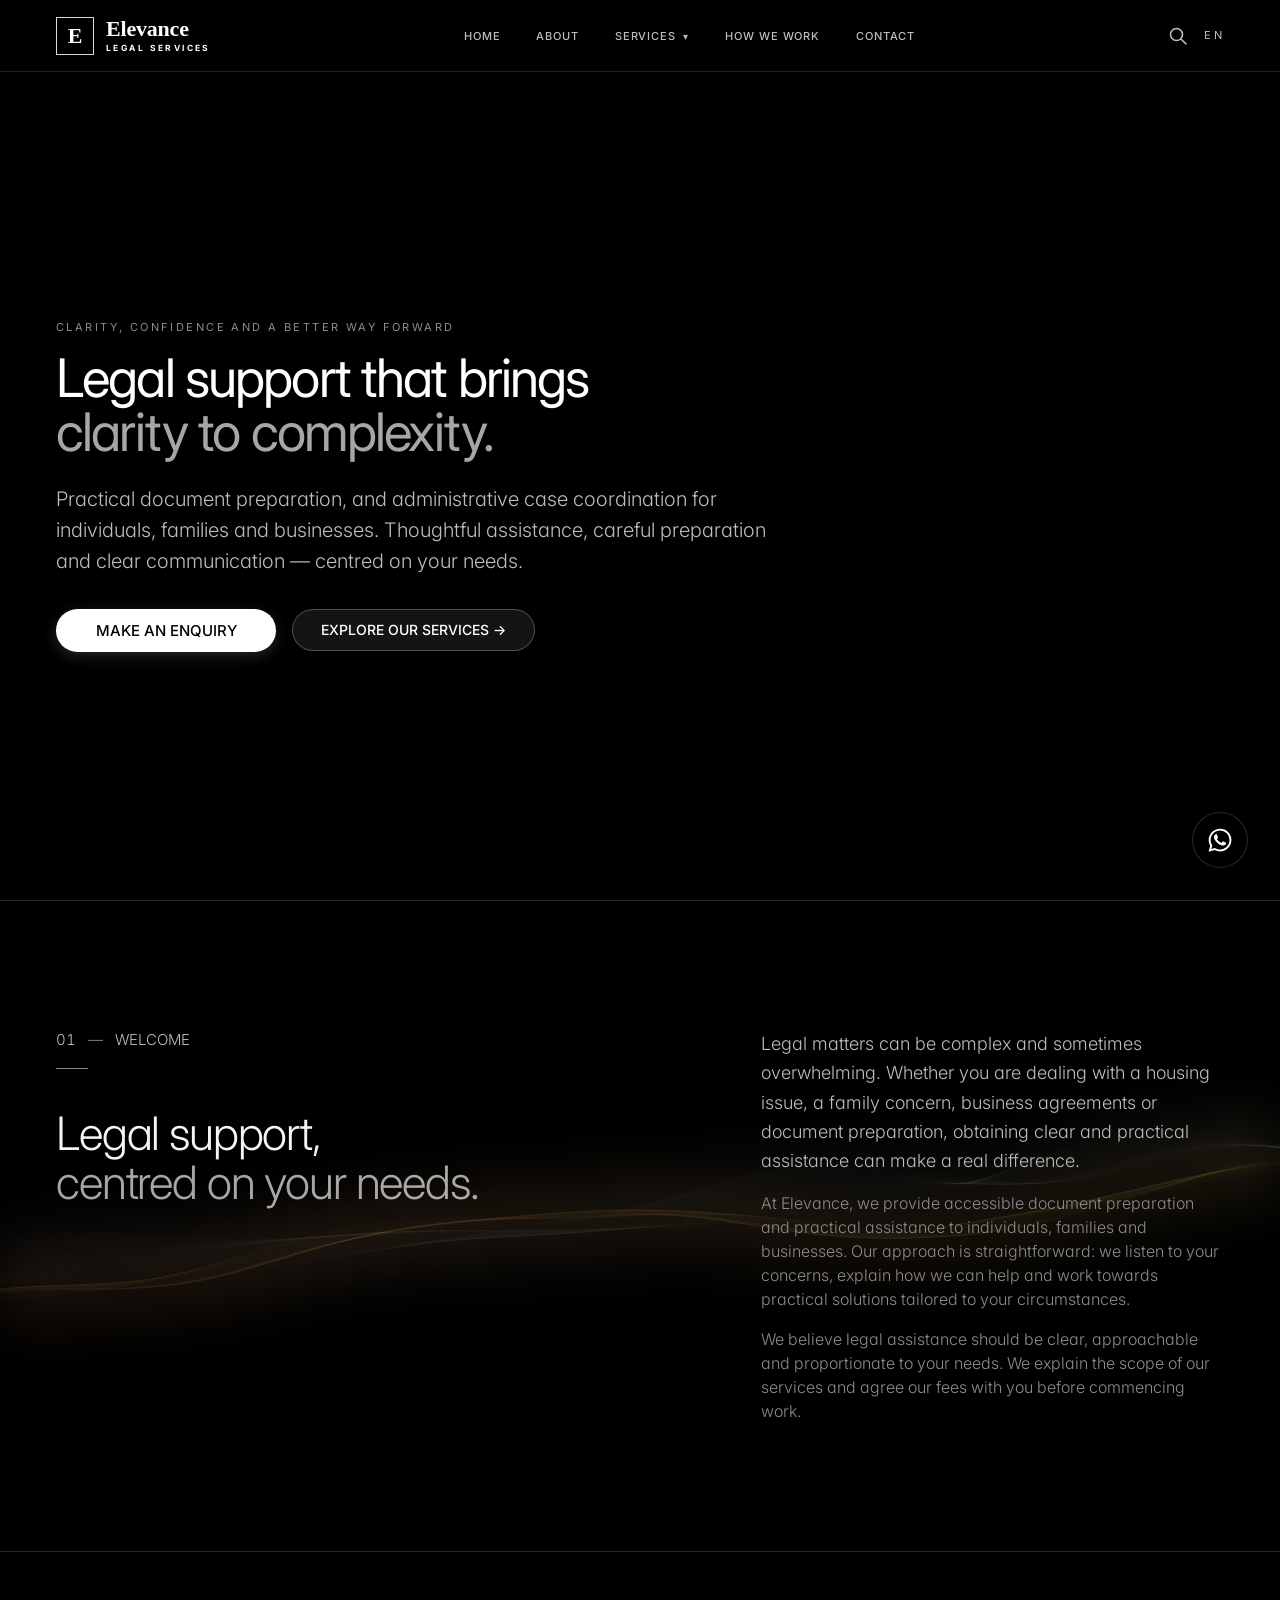
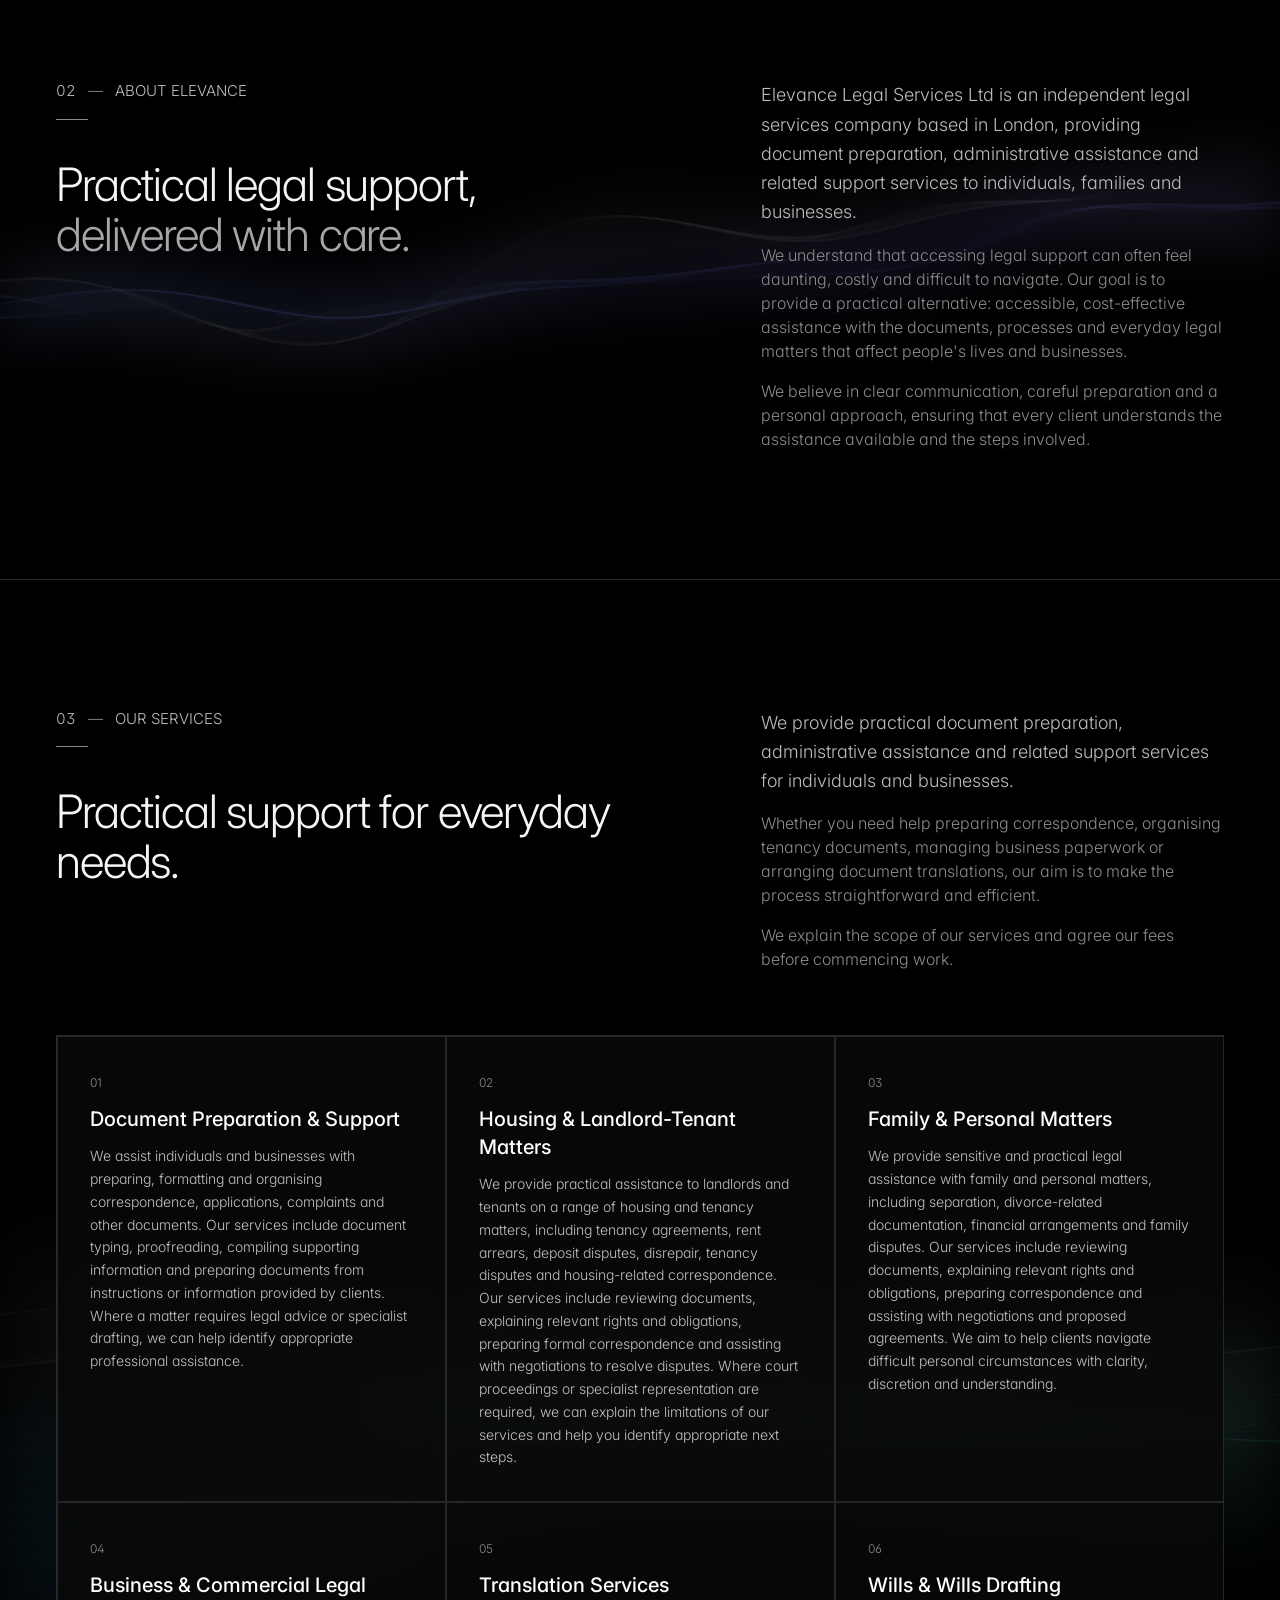
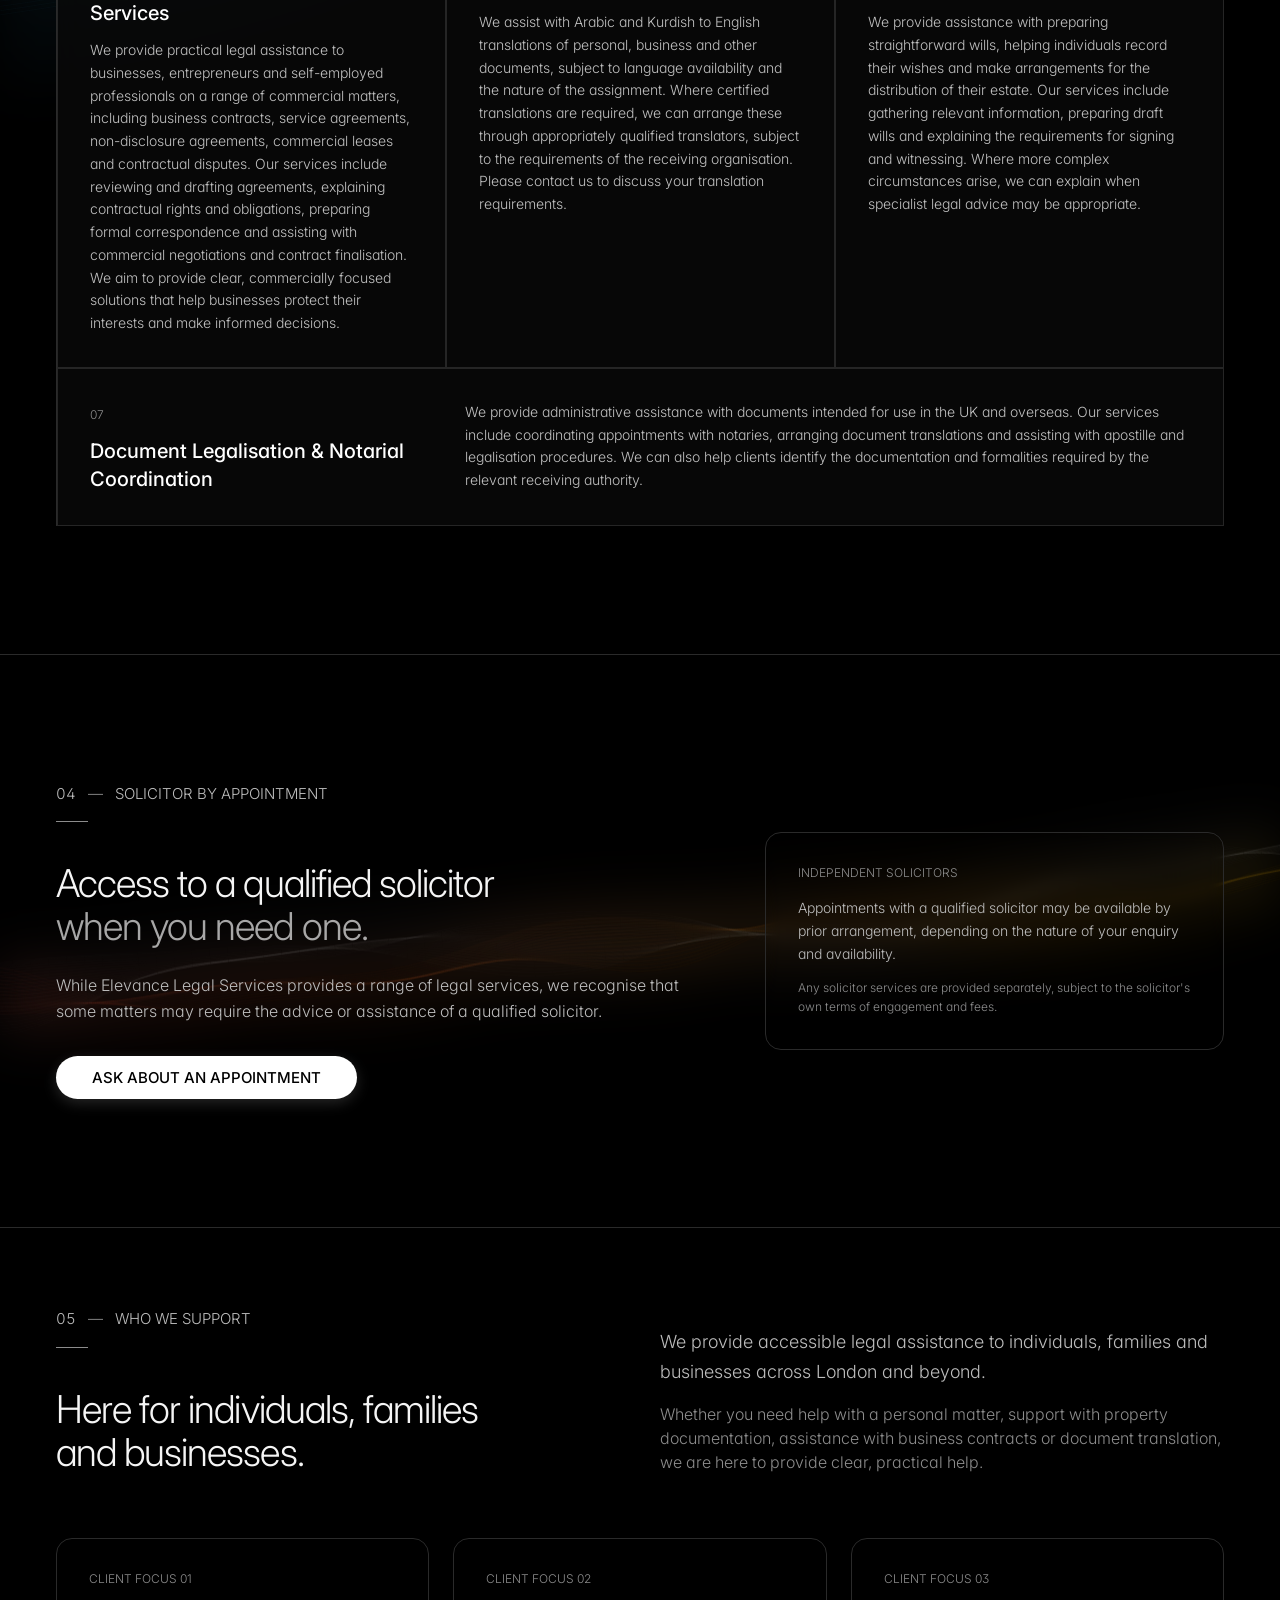
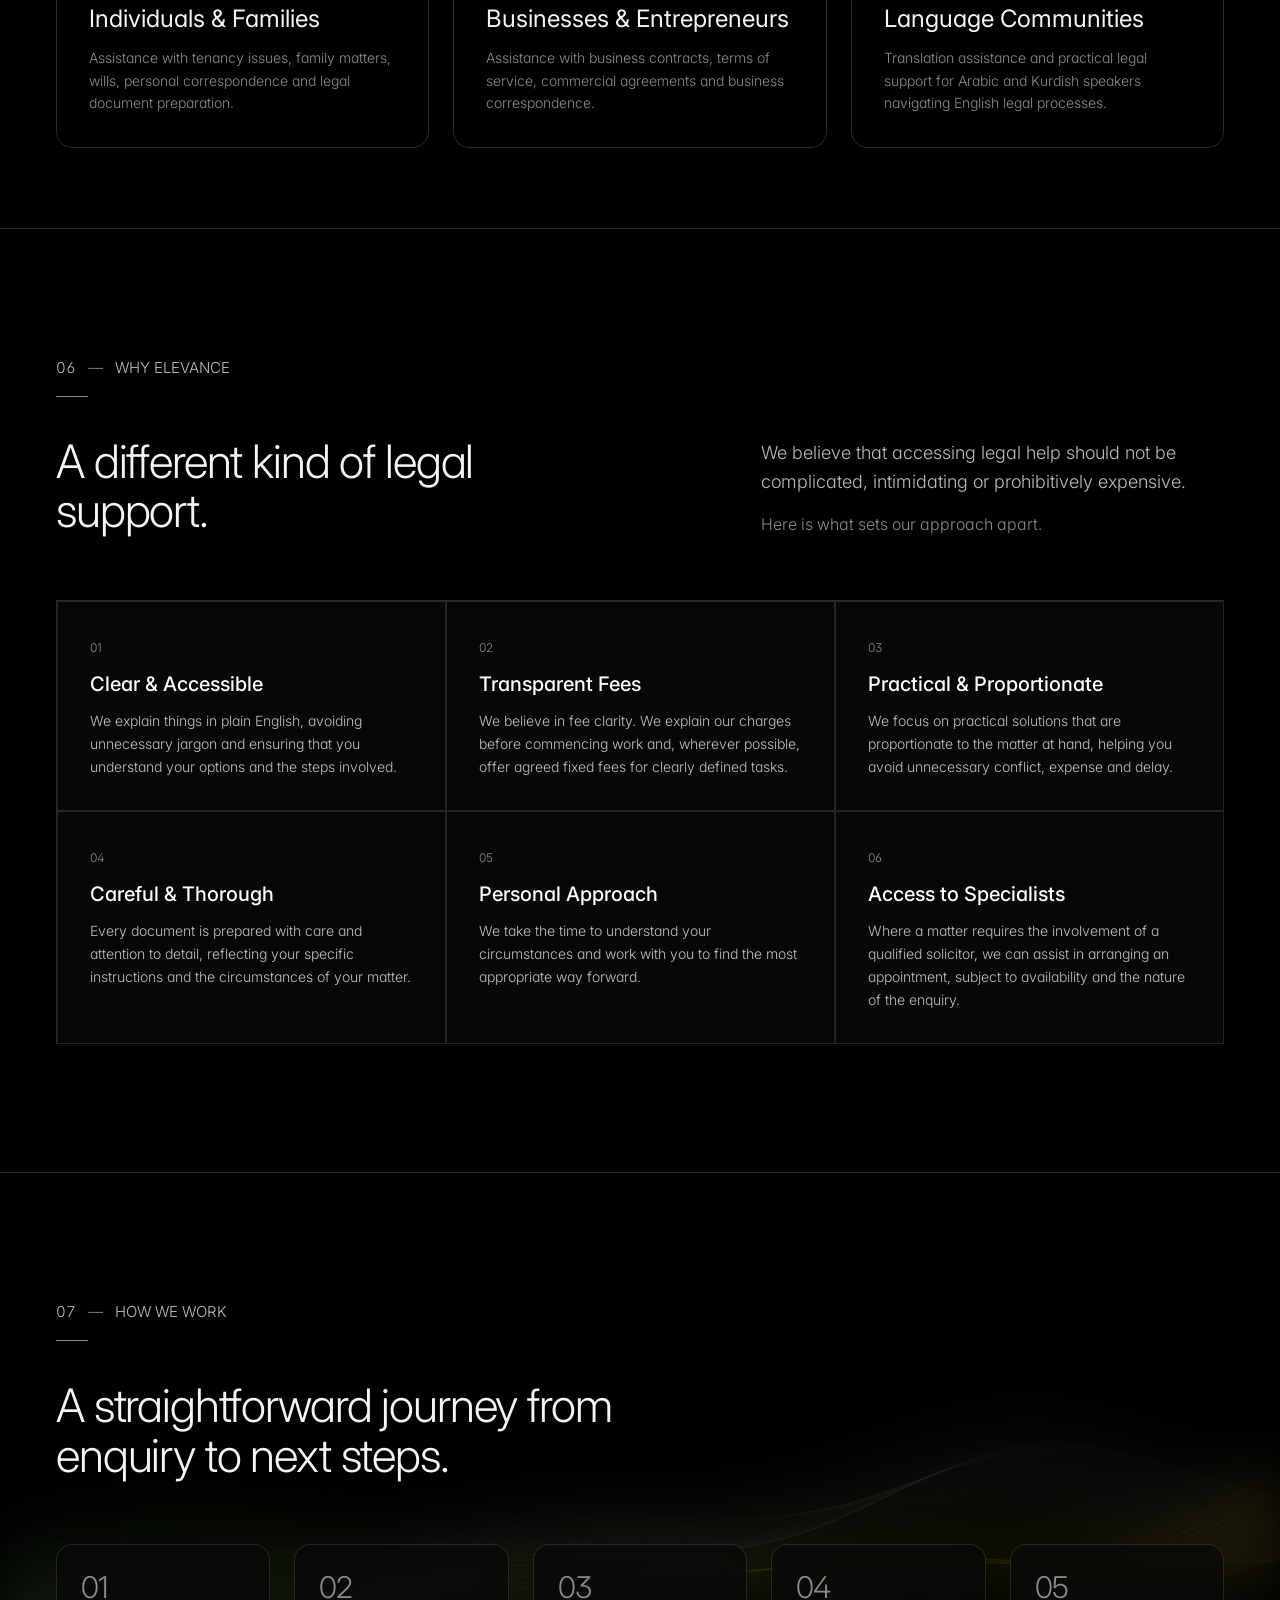
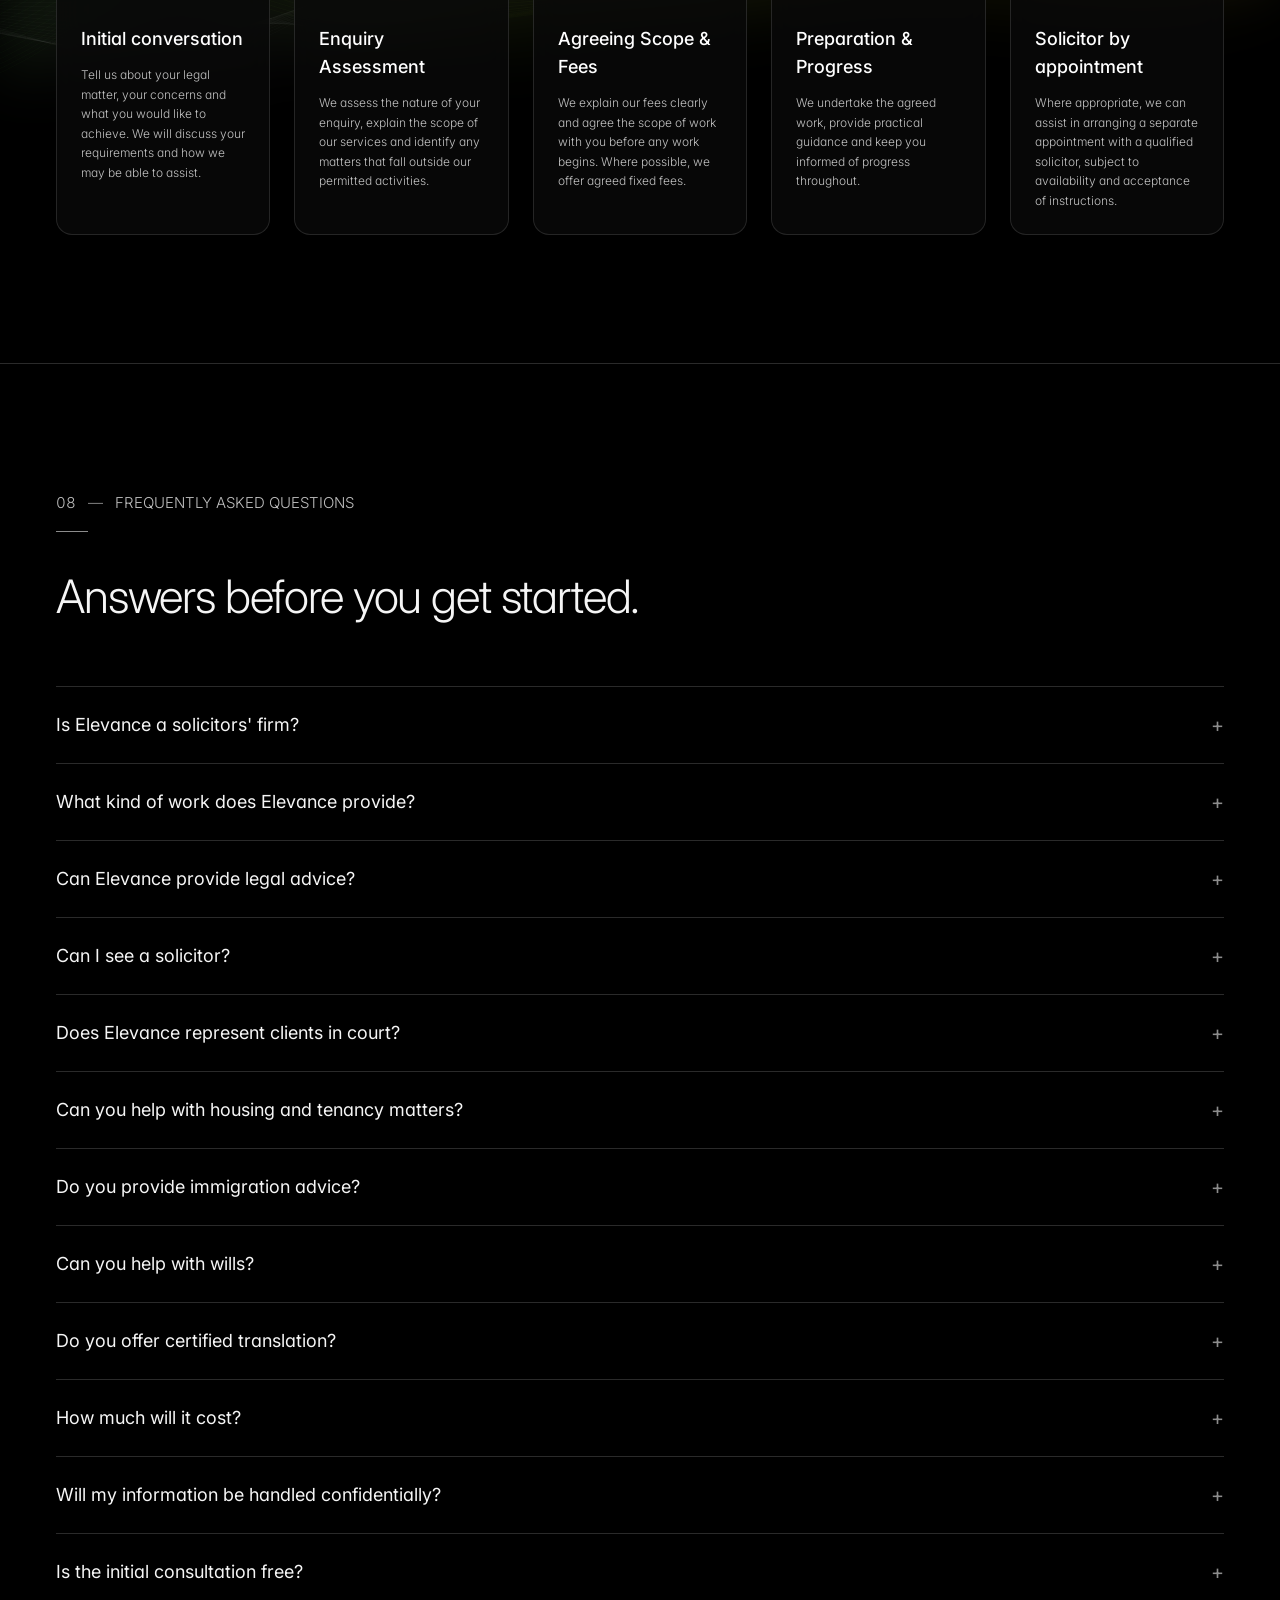
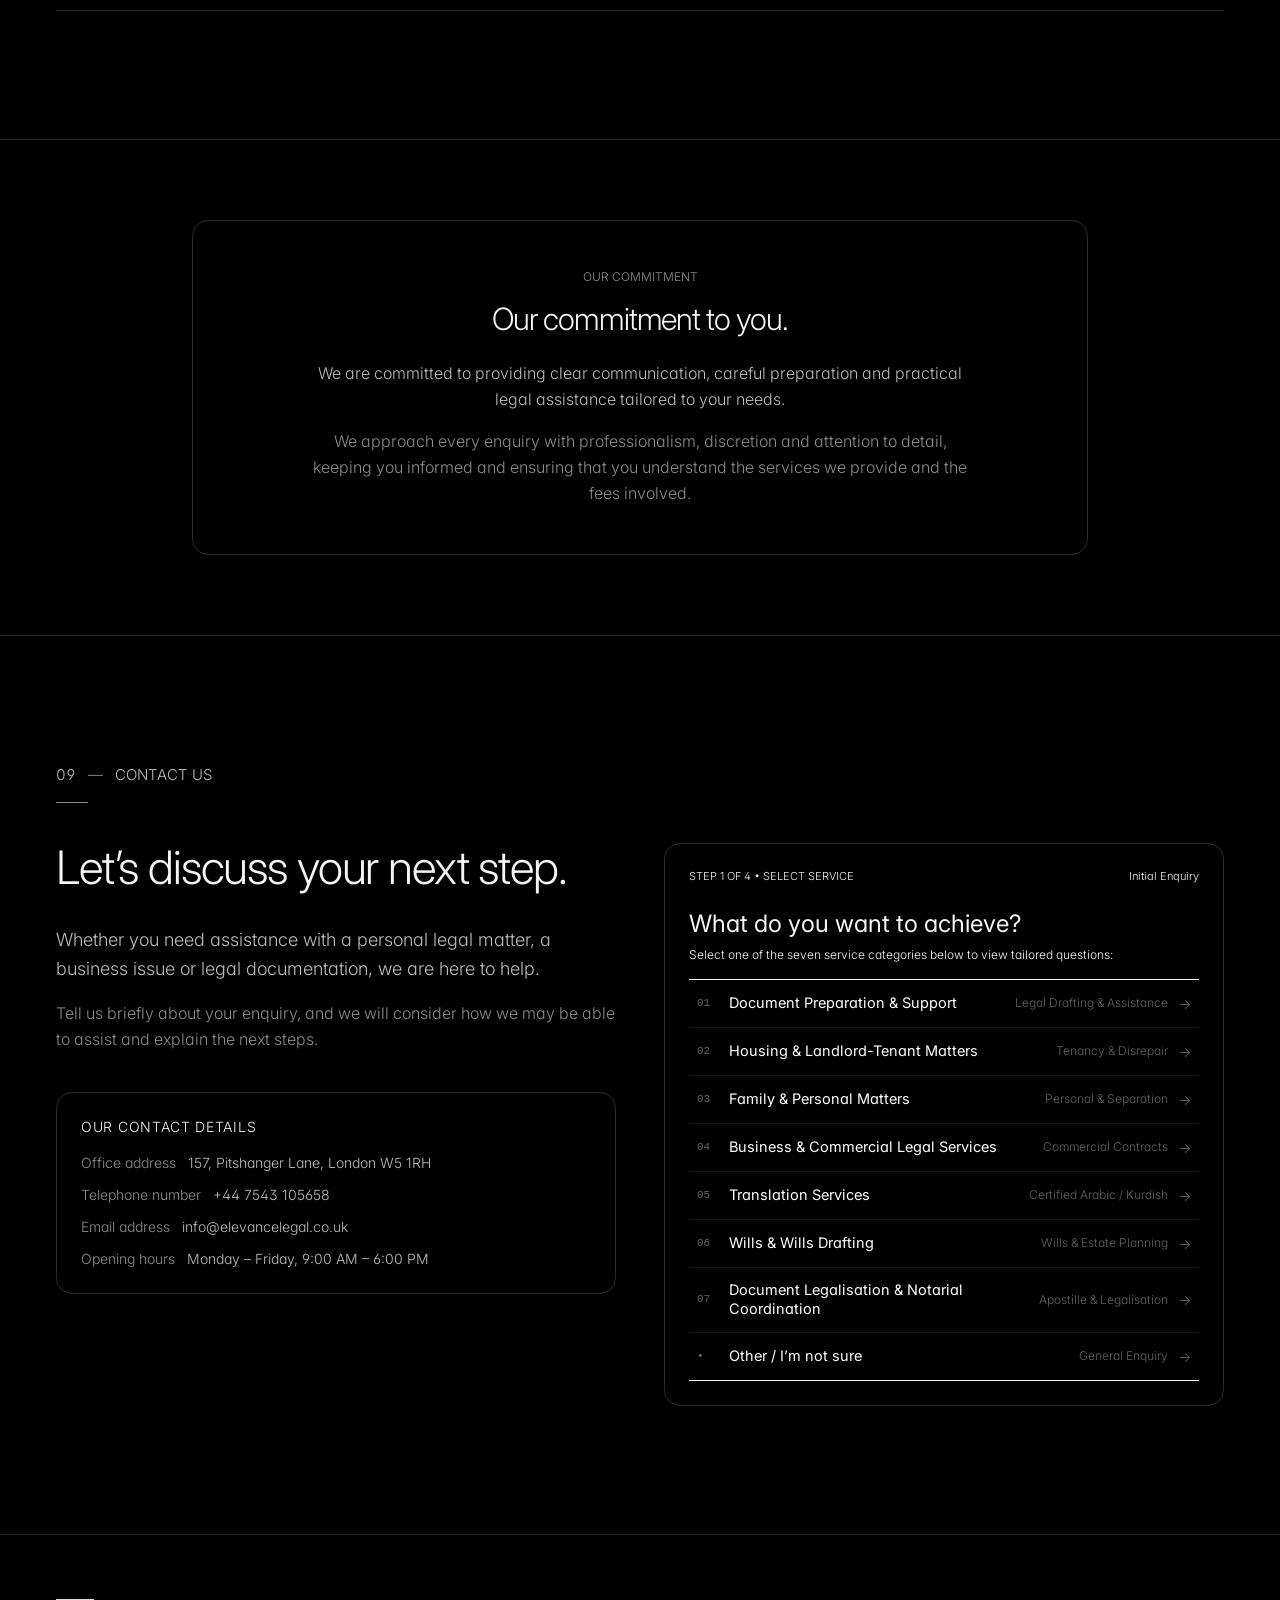
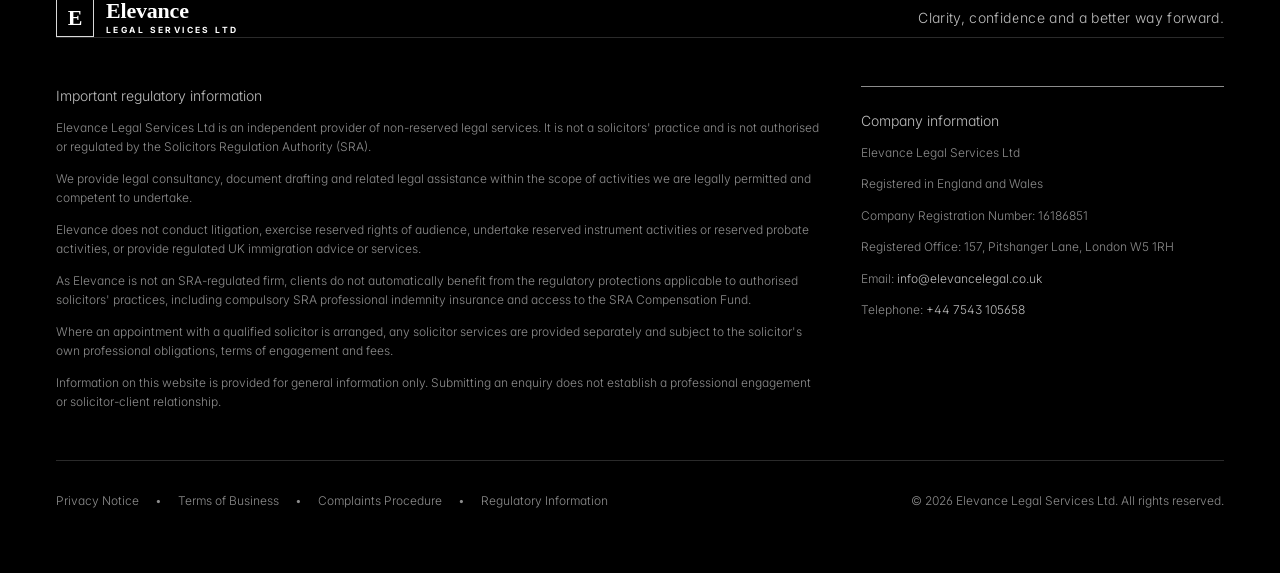
<file: third/index.html>
<!DOCTYPE html>
<html lang="en-GB" class="scroll-smooth">
<head>
<meta charset="utf-8">
<meta name="viewport" content="width=device-width, initial-scale=1, viewport-fit=cover">
<title>Elevance Legal Services — Practical Legal Support &amp; Document Preparation</title>
<meta name="description" content="Elevance Legal Services Ltd is an independent London legal consultancy: bespoke contract drafting, legal case bundles, wills, powers of attorney, and certified Arabic & Kurdish translation. Not a law firm.">
<meta name="keywords" content="legal consultancy London, document drafting London, legal case preparation UK, certified translation London, Arabic legal translation, Kurdish legal translation, wills and estate planning UK, tenancy disrepair documents, business contract drafting, Authorised SRA-regulated solicitors collaboration">
<link rel="canonical" href="https://www.elevancelegal.co.uk/third/">
<link rel="icon" type="image/svg+xml" href="assets/favicon.svg">
<meta name="robots" content="index, follow, max-snippet:-1, max-image-preview:large, max-video-preview:-1">
<meta name="author" content="Elevance Legal Services Ltd">
<meta name="theme-color" content="#000000">
<meta name="color-scheme" content="dark">

<!-- Geo Location Tags for Local London Authority -->
<meta name="geo.region" content="GB-LND">
<meta name="geo.placename" content="London, UK">
<meta name="geo.position" content="51.5126;-0.1238">
<meta name="ICBM" content="51.5126, -0.1238">

<!-- Open Graph / Facebook -->
<meta property="og:type" content="website">
<meta property="og:locale" content="en_GB">
<meta property="og:site_name" content="Elevance Legal Services">
<meta property="og:title" content="Elevance Legal Services | Legal support that brings clarity to complexity">
<meta property="og:description" content="Independent legal consultancy in London: document drafting, case bundles, wills, powers of attorney and certified Arabic & Kurdish translation.">
<meta property="og:url" content="https://www.elevancelegal.co.uk/">
<meta property="og:image" content="https://www.elevancelegal.co.uk/assets/og-image.jpg">
<meta property="og:image:width" content="1200">
<meta property="og:image:height" content="630">
<meta property="og:image:alt" content="Elevance Legal Services London">

<!-- Twitter Card -->
<meta name="twitter:card" content="summary_large_image">
<meta name="twitter:title" content="Elevance Legal Services | London Legal Consultancy">
<meta name="twitter:description" content="Independent legal consultancy in London: contracts, case coordination, certified translation, wills and powers of attorney.">
<meta name="twitter:image" content="https://www.elevancelegal.co.uk/assets/og-image.jpg">

<!-- JSON-LD 1: Organization & LegalService Schema -->
<script type="application/ld+json">
{
  "@context": "https://schema.org",
  "@graph": [
    {
      "@type": ["LegalService", "ProfessionalService", "LocalBusiness"],
      "@id": "https://www.elevancelegal.co.uk/#organization",
      "name": "Elevance Legal Services Ltd",
      "url": "https://www.elevancelegal.co.uk/",
      "logo": "https://www.elevancelegal.co.uk/assets/favicon.svg",
      "image": "https://www.elevancelegal.co.uk/assets/og-image.jpg",
      "description": "Independent legal consultancy in London providing contract drafting, legal case preparation, wills, and certified translation between Arabic, Kurdish and English.",
      "telephone": "+447543105658",
      "email": "info@elevancelegal.co.uk",
      "address": {
        "@type": "PostalAddress",
        "streetAddress": "157, Pitshanger Lane",
        "addressLocality": "London",
        "postalCode": "W5 1RH",
        "addressCountry": "GB"
      },
      "geo": {
        "@type": "GeoCoordinates",
        "latitude": 51.5138,
        "longitude": -0.1256
      },
      "openingHoursSpecification": [
        {
          "@type": "OpeningHoursSpecification",
          "dayOfWeek": ["Monday", "Tuesday", "Wednesday", "Thursday", "Friday"],
          "opens": "09:00",
          "closes": "18:00"
        }
      ],
      "sameAs": [
        "https://www.linkedin.com/company/elevance-legal-services"
      ],
      "areaServed": {
        "@type": "Country",
        "name": "United Kingdom"
      },
      "hasOfferCatalog": {
        "@type": "OfferCatalog",
        "name": "Legal Consultancy & Translation Services",
        "itemListElement": [
          {
            "@type": "Offer",
            "itemOffered": {
              "@type": "Service",
              "name": "Document Drafting",
              "description": "Routine agreements, letters before claim, notices, policies and bespoke contractual terms."
            }
          },
          {
            "@type": "Offer",
            "itemOffered": {
              "@type": "Service",
              "name": "Case Preparation & Bundling",
              "description": "Chronologies, evidence bundles, witness statement outlines and organised filing."
            }
          },
          {
            "@type": "Offer",
            "itemOffered": {
              "@type": "Service",
              "name": "Certified Translation",
              "description": "Official certified translations for Arabic, Kurdish and English legal and commercial documents."
            }
          },
          {
            "@type": "Offer",
            "itemOffered": {
              "@type": "Service",
              "name": "Wills & Powers of Attorney",
              "description": "Straightforward wills and document preparation assistance."
            }
          }
        ]
      }
    },
    {
      "@type": "WebSite",
      "@id": "https://www.elevancelegal.co.uk/#website",
      "url": "https://www.elevancelegal.co.uk/",
      "name": "Elevance Legal Services",
      "publisher": {
        "@id": "https://www.elevancelegal.co.uk/#organization"
      },
      "inLanguage": "en-GB"
    },
    {
      "@type": "FAQPage",
      "@id": "https://www.elevancelegal.co.uk/#faq",
      "mainEntity": [
        {
          "@type": "Question",
          "name": "Are you a law firm?",
          "acceptedAnswer": {
            "@type": "Answer",
            "text": "No. Elevance Legal Services Ltd is an independent legal consultancy. We handle unreserved legal work: document preparation, case coordination, wills, powers of attorney, and translation. Where your situation requires reserved legal activities (such as formal court advocacy, litigation or reserved probate), we work alongside independent, authorised solicitors who are regulated by the Solicitors Regulation Authority (SRA)."
          }
        },
        {
          "@type": "Question",
          "name": "How does pricing work?",
          "acceptedAnswer": {
            "@type": "Answer",
            "text": "We operate transparently with agreed fixed fees or clear project-based pricing agreed before work begins. No unexpected hourly bills. Initial discovery conversations (20 to 30 minutes) are always free and without obligation."
          }
        },
        {
          "@type": "Question",
          "name": "Are your translations certified for official UK use?",
          "acceptedAnswer": {
            "@type": "Answer",
            "text": "Yes. Our certified translations between Arabic, Kurdish and English include a formal Statement of Truth and translator certification compliant with UK Home Office, courts, and academic standards."
          }
        },
        {
          "@type": "Question",
          "name": "How does the collaboration with authorised solicitors work?",
          "acceptedAnswer": {
            "@type": "Answer",
            "text": "Elevance prepares, organises and coordinates your matter to institutional readiness. Where formal legal representation or reserved activities are needed, we arrange a warm referral to authorised solicitors regulated by the SRA, who provide regulated legal care under separate client care terms."
          }
        }
      ]
    }
  ]
}
</script>

<!-- Load Google Fonts Inter Variable -->
<link rel="preconnect" href="https://fonts.googleapis.com">
<link rel="preconnect" href="https://fonts.gstatic.com" crossorigin>
<link href="https://fonts.googleapis.com/css2?family=Inter:wght@100..900&display=swap" rel="stylesheet">

<style>:root{--tone-goals-a:#ff9a4d;--tone-goals-b:#ffd25b;--tone-solutions-a:#5b8cff;--tone-solutions-b:#9b6bff;--tone-technology-a:#1fe0bd;--tone-technology-b:#3aa8ff;--tone-academy-a:#ff5fa2;--tone-academy-b:#c46bff;--tone-about-a:#b8f35b;--tone-about-b:#3fdc8a}</style>
<style>/*! tailwindcss v4.3.3 | MIT License | https://tailwindcss.com */@layer properties{@supports (((-webkit-hyphens:none)) and (not (margin-trim:inline))) or ((-moz-orient:inline) and (not (color:rgb(from red r g b)))){*,:before,:after,::backdrop{--tw-leading:initial;--tw-font-weight:initial;--tw-tracking:initial;--tw-space-y-reverse:0;--tw-content:"";--tw-border-style:solid;--tw-translate-x:0;--tw-translate-y:0;--tw-translate-z:0;--tw-rotate-x:initial;--tw-rotate-y:initial;--tw-rotate-z:initial;--tw-skew-x:initial;--tw-skew-y:initial;--tw-pan-x:initial;--tw-pan-y:initial;--tw-pinch-zoom:initial;--tw-divide-y-reverse:0;--tw-gradient-position:initial;--tw-gradient-from:#0000;--tw-gradient-via:#0000;--tw-gradient-to:#0000;--tw-gradient-stops:initial;--tw-gradient-via-stops:initial;--tw-gradient-from-position:0%;--tw-gradient-via-position:50%;--tw-gradient-to-position:100%;--tw-ordinal:initial;--tw-slashed-zero:initial;--tw-numeric-figure:initial;--tw-numeric-spacing:initial;--tw-numeric-fraction:initial;--tw-shadow:0 0 #0000;--tw-shadow-color:initial;--tw-shadow-alpha:100%;--tw-inset-shadow:0 0 #0000;--tw-inset-shadow-color:initial;--tw-inset-shadow-alpha:100%;--tw-ring-color:initial;--tw-ring-shadow:0 0 #0000;--tw-inset-ring-color:initial;--tw-inset-ring-shadow:0 0 #0000;--tw-ring-inset:initial;--tw-ring-offset-width:0px;--tw-ring-offset-color:#fff;--tw-ring-offset-shadow:0 0 #0000;--tw-outline-style:solid;--tw-blur:initial;--tw-brightness:initial;--tw-contrast:initial;--tw-grayscale:initial;--tw-hue-rotate:initial;--tw-invert:initial;--tw-opacity:initial;--tw-saturate:initial;--tw-sepia:initial;--tw-drop-shadow:initial;--tw-drop-shadow-color:initial;--tw-drop-shadow-alpha:100%;--tw-drop-shadow-size:initial;--tw-backdrop-blur:initial;--tw-backdrop-brightness:initial;--tw-backdrop-contrast:initial;--tw-backdrop-grayscale:initial;--tw-backdrop-hue-rotate:initial;--tw-backdrop-invert:initial;--tw-backdrop-opacity:initial;--tw-backdrop-saturate:initial;--tw-backdrop-sepia:initial;--tw-duration:initial;--tw-ease:initial}}}@layer theme{:root,:host{--font-sans:"Inter Variable", "Inter", ui-sans-serif, system-ui, sans-serif;--font-mono:ui-monospace, SFMono-Regular, Menlo, Monaco, Consolas, "Liberation Mono", "Courier New", monospace;--color-white:#fff;--spacing:.25rem;--container-xs:20rem;--container-sm:24rem;--container-md:28rem;--container-lg:32rem;--container-xl:36rem;--container-2xl:42rem;--container-3xl:48rem;--container-4xl:56rem;--container-5xl:64rem;--text-xs:.75rem;--text-xs--line-height:calc(1 / .75);--text-sm:.875rem;--text-sm--line-height:calc(1.25 / .875);--text-base:1rem;--text-base--line-height: 1.5 ;--text-lg:1.125rem;--text-lg--line-height:calc(1.75 / 1.125);--text-xl:1.25rem;--text-xl--line-height:calc(1.75 / 1.25);--text-2xl:1.5rem;--text-2xl--line-height:calc(2 / 1.5);--text-3xl:1.875rem;--text-3xl--line-height: 1.2 ;--text-4xl:2.25rem;--text-4xl--line-height:calc(2.5 / 2.25);--text-5xl:3rem;--text-5xl--line-height:1;--text-6xl:3.75rem;--text-6xl--line-height:1;--text-7xl:4.5rem;--text-7xl--line-height:1;--font-weight-light:300;--font-weight-normal:400;--font-weight-black:900;--tracking-tight:-.025em;--tracking-normal:0em;--tracking-wide:.025em;--tracking-wider:.05em;--leading-tight:1.25;--leading-snug:1.375;--leading-normal:1.5;--leading-relaxed:1.625;--radius-lg:.5rem;--radius-xl:.75rem;--radius-2xl:1rem;--blur-sm:8px;--blur-xl:24px;--aspect-video:16 / 9;--default-transition-duration:.15s;--default-transition-timing-function:cubic-bezier(.4, 0, .2, 1);--default-font-family:var(--font-sans);--default-mono-font-family:var(--font-mono);--font-display:"Inter Variable", "Inter", ui-sans-serif, system-ui, sans-serif;--color-canvas:#000;--color-raised:#0c0c0c;--color-fg:#fff;--color-fg-2:#bdbdbd;--color-fg-3:#8c8c8c;--color-line:#2a2a2a;--tracking-eyebrow:.22em}}@layer base{*,:after,:before,::backdrop{box-sizing:border-box;border:0 solid;margin:0;padding:0}::file-selector-button{box-sizing:border-box;border:0 solid;margin:0;padding:0}html,:host{-webkit-text-size-adjust:100%;tab-size:4;line-height:1.5;font-family:var(--default-font-family,-apple-system, BlinkMacSystemFont, "Segoe UI", Roboto, "Helvetica Neue", "Noto Sans", Arial, sans-serif, "Apple Color Emoji", "Segoe UI Emoji", "Segoe UI Symbol", "Noto Color Emoji");font-feature-settings:var(--default-font-feature-settings,normal);font-variation-settings:var(--default-font-variation-settings,normal);-webkit-tap-highlight-color:transparent}hr{height:0;color:inherit;border-top-width:1px}abbr:where([title]){-webkit-text-decoration:underline dotted;text-decoration:underline dotted}h1,h2,h3,h4,h5,h6{font-size:inherit;font-weight:inherit}a{color:inherit;-webkit-text-decoration:inherit;text-decoration:inherit}b,strong{font-weight:bolder}code,kbd,samp,pre{font-family:var(--default-mono-font-family,ui-monospace, SFMono-Regular, Menlo, Monaco, Consolas, "Liberation Mono", "Courier New", monospace);font-feature-settings:var(--default-mono-font-feature-settings,normal);font-variation-settings:var(--default-mono-font-variation-settings,normal);font-size:1em}small{font-size:80%}sub,sup{vertical-align:baseline;font-size:75%;line-height:0;position:relative}sub{bottom:-.25em}sup{top:-.5em}table{text-indent:0;border-color:inherit;border-collapse:collapse}:-moz-focusring:where(:not(iframe)){outline:auto}progress{vertical-align:baseline}summary{display:list-item}ol,ul,menu{list-style:none}img,svg,video,canvas,audio,iframe,embed,object{vertical-align:middle;display:block}img,video{max-width:100%;height:auto}button,input,select,optgroup,textarea{font:inherit;font-feature-settings:inherit;font-variation-settings:inherit;letter-spacing:inherit;color:inherit;opacity:1;background-color:#0000;border-radius:0}::file-selector-button{font:inherit;font-feature-settings:inherit;font-variation-settings:inherit;letter-spacing:inherit;color:inherit;opacity:1;background-color:#0000;border-radius:0}:where(select:is([multiple],[size])) optgroup{font-weight:bolder}:where(select:is([multiple],[size])) optgroup option{padding-inline-start:20px}::file-selector-button{margin-inline-end:4px}::placeholder{opacity:1}@supports (not ((-webkit-appearance:-apple-pay-button))) or (contain-intrinsic-size:1px){::placeholder{color:currentColor}@supports (color:color-mix(in lab,red,red)){::placeholder{color:color-mix(in oklab,currentcolor 50%,transparent)}}}textarea{resize:vertical}::-webkit-search-decoration{-webkit-appearance:none}::-webkit-date-and-time-value{min-height:1lh;text-align:inherit}::-webkit-datetime-edit{display:inline-flex}::-webkit-datetime-edit-fields-wrapper{padding:0}::-webkit-datetime-edit{padding-block:0}::-webkit-datetime-edit-year-field{padding-block:0}::-webkit-datetime-edit-month-field{padding-block:0}::-webkit-datetime-edit-day-field{padding-block:0}::-webkit-datetime-edit-hour-field{padding-block:0}::-webkit-datetime-edit-minute-field{padding-block:0}::-webkit-datetime-edit-second-field{padding-block:0}::-webkit-datetime-edit-millisecond-field{padding-block:0}::-webkit-datetime-edit-meridiem-field{padding-block:0}::-webkit-calendar-picker-indicator{line-height:1}:-moz-ui-invalid{box-shadow:none}button,input:where([type=button],[type=reset],[type=submit]){appearance:button}::file-selector-button{appearance:button}::-webkit-inner-spin-button{height:auto}::-webkit-outer-spin-button{height:auto}[hidden]:where(:not([hidden=until-found])){display:none!important}html{background-color:var(--color-canvas);color:var(--color-fg);-webkit-font-smoothing:antialiased;-moz-osx-font-smoothing:grayscale;color-scheme:dark;font-feature-settings:"cv11","ss01";scroll-behavior:smooth;font-weight:300}body{overflow-wrap:anywhere;-webkit-hyphens:auto;hyphens:auto;hyphenate-limit-chars:14 7 6}::selection{background-color:var(--color-fg);color:var(--color-canvas)}:focus-visible{outline-style:var(--tw-outline-style);outline-offset:4px;outline-width:1px;outline-color:var(--color-fg)}@view-transition{navigation:auto}[data-header]{view-transition-name:header}[data-action-bar]{view-transition-name:actions}::view-transition-old(root){animation:.16s ease-out both vt-out}::view-transition-new(root){animation:.32s cubic-bezier(.2,.7,.2,1) both vt-in}@keyframes vt-out{to{opacity:0}}@keyframes vt-in{0%{opacity:0;transform:translateY(12px)}}@media(prefers-reduced-motion:reduce){@view-transition{navigation:none}html{scroll-behavior:auto}*,:before,:after{transition:none!important;animation:none!important}}}@layer components;@layer utilities{.pointer-events-none{pointer-events:none}.invisible{visibility:hidden}.visible{visibility:visible}.sr-only{clip-path:inset(50%);white-space:nowrap;border-width:0;width:1px;height:1px;margin:-1px;padding:0;position:absolute;overflow:hidden}.prose-studio{--tw-leading:1.75;--tw-font-weight:var(--font-weight-light);max-width:66ch;font-size:17px;line-height:1.75;font-weight:var(--font-weight-light);color:var(--color-fg-2)}.prose-studio>*+*{margin-top:calc(var(--spacing) * 5)}.prose-studio h2{margin-top:calc(var(--spacing) * 16);letter-spacing:-.035em;font-weight:300;font-family:var(--font-display);--tw-leading:1.1;color:var(--color-fg);font-size:2.1rem;line-height:1.1}.prose-studio h3{margin-top:calc(var(--spacing) * 10);font-size:var(--text-lg);line-height:var(--tw-leading,var(--text-lg--line-height));--tw-font-weight:var(--font-weight-normal);font-weight:var(--font-weight-normal);--tw-tracking:var(--tracking-tight);letter-spacing:var(--tracking-tight);color:var(--color-fg)}.prose-studio h2+*,.prose-studio h3+*{margin-top:calc(var(--spacing) * 3)}.prose-studio a{--tw-font-weight:var(--font-weight-normal);font-weight:var(--font-weight-normal);color:var(--color-fg);-webkit-text-decoration-color:var(--color-fg-3);text-decoration-color:var(--color-fg-3);text-underline-offset:4px;transition-property:color,background-color,border-color,outline-color,text-decoration-color,fill,stroke,--tw-gradient-from,--tw-gradient-via,--tw-gradient-to;transition-timing-function:var(--tw-ease,var(--default-transition-timing-function));transition-duration:var(--tw-duration,var(--default-transition-duration))}@media(hover:hover){.prose-studio a:hover{text-decoration-line:underline}}.prose-studio a:focus-visible{text-decoration-line:underline}.prose-studio a.btn-book{margin-inline:calc(var(--spacing) * .5);background-color:var(--color-fg);padding-inline:calc(var(--spacing) * 5);padding-block:calc(var(--spacing) * 1.5);font-size:var(--text-sm);line-height:var(--tw-leading,var(--text-sm--line-height));--tw-leading:var(--leading-normal);line-height:var(--leading-normal);color:var(--color-canvas);border-radius:3.40282e38px;text-decoration-line:none;display:inline-block}@media(hover:hover){.prose-studio a.btn-book:hover{opacity:.85;text-decoration-line:none}}.prose-studio p.cta-row{margin-top:calc(var(--spacing) * 6)}.prose-studio strong{--tw-font-weight:var(--font-weight-normal);font-weight:var(--font-weight-normal);color:var(--color-fg)}.prose-studio ul{list-style-type:none}:where(.prose-studio ul>:not(:last-child)){--tw-space-y-reverse:0;margin-block-start:calc(calc(var(--spacing) * 2) * var(--tw-space-y-reverse));margin-block-end:calc(calc(var(--spacing) * 2) * calc(1 - var(--tw-space-y-reverse)))}.prose-studio ul{padding-left:0}.prose-studio ul>li{padding-left:calc(var(--spacing) * 6);position:relative}.prose-studio ul>li:before{height:1px;width:calc(var(--spacing) * 3);content:var(--tw-content);background-color:var(--color-fg-3);position:absolute;top:.85em;left:0}.prose-studio ol{list-style-type:decimal}:where(.prose-studio ol>:not(:last-child)){--tw-space-y-reverse:0;margin-block-start:calc(calc(var(--spacing) * 2) * var(--tw-space-y-reverse));margin-block-end:calc(calc(var(--spacing) * 2) * calc(1 - var(--tw-space-y-reverse)))}.prose-studio ol{padding-left:calc(var(--spacing) * 5)}.prose-studio ol ::marker{color:var(--color-fg-3)}.prose-studio ol::marker{color:var(--color-fg-3)}.prose-studio ol ::-webkit-details-marker{color:var(--color-fg-3)}.prose-studio ol::-webkit-details-marker{color:var(--color-fg-3)}.prose-studio table{border-collapse:collapse;--tw-leading:var(--leading-normal);width:100%;max-width:100%;font-size:15px;line-height:var(--leading-normal);display:block;overflow-x:auto}.prose-studio th{border-bottom-style:var(--tw-border-style);border-bottom-width:1px;border-color:var(--color-line);padding-block:calc(var(--spacing) * 2);padding-right:calc(var(--spacing) * 5);text-align:left;vertical-align:bottom;--tw-font-weight:var(--font-weight-normal);font-weight:var(--font-weight-normal);color:var(--color-fg)}.prose-studio td{border-bottom-style:var(--tw-border-style);border-bottom-width:1px;border-color:var(--color-line);padding-block:calc(var(--spacing) * 2.5);padding-right:calc(var(--spacing) * 5);vertical-align:top}.prose-studio>:first-child{margin-top:0}.absolute{position:absolute}.fixed{position:fixed}.relative{position:relative}.static{position:static}.sticky{position:sticky}.inset-0{inset:0}.inset-\[24\%\]{inset:24%}.inset-x-0{inset-inline:0}.inset-x-4{inset-inline:calc(var(--spacing) * 4)}.inset-y-0{inset-block:0}.-top-\[72px\]{top:-72px}.top-0{top:0}.top-1{top:var(--spacing)}.top-1\/2{top:50%}.top-\[4\.5rem\]{top:4.5rem}.top-\[20rem\]{top:20rem}.top-\[72px\]{top:72px}.right-8{right:calc(var(--spacing) * 8)}.right-\[-40\%\]{right:-40%}.-bottom-1\/2{bottom:-50%}.bottom-0{bottom:0}.bottom-8{bottom:calc(var(--spacing) * 8)}.bottom-\[calc\(5\.5rem\+env\(safe-area-inset-bottom\)\)\]{bottom:calc(5.5rem + env(safe-area-inset-bottom))}.-left-1\/4{left:-25%}.-left-\[9999px\]{left:-9999px}.left-0{left:0}.left-1\/2{left:50%}.isolate{isolation:isolate}.-z-10{z-index:-10}.z-10{z-index:10}.z-20{z-index:20}.z-30{z-index:30}.order-2{order:2}.m-0{margin:0}.container-studio{width:100%;max-width:1320px;padding-inline:calc(var(--spacing) * 4);margin-inline:auto}@media(min-width:40rem){.container-studio{padding-inline:calc(var(--spacing) * 8)}}@media(min-width:64rem){.container-studio{padding-inline:calc(var(--spacing) * 14)}}.-mx-1{margin-inline:calc(var(--spacing) * -1)}.-mx-4{margin-inline:calc(var(--spacing) * -4)}.mx-3{margin-inline:calc(var(--spacing) * 3)}.mx-auto{margin-inline:auto}.mt-1{margin-top:var(--spacing)}.mt-1\.5{margin-top:calc(var(--spacing) * 1.5)}.mt-2{margin-top:calc(var(--spacing) * 2)}.mt-3{margin-top:calc(var(--spacing) * 3)}.mt-4{margin-top:calc(var(--spacing) * 4)}.mt-5{margin-top:calc(var(--spacing) * 5)}.mt-6{margin-top:calc(var(--spacing) * 6)}.mt-8{margin-top:calc(var(--spacing) * 8)}.mt-10{margin-top:calc(var(--spacing) * 10)}.mt-12{margin-top:calc(var(--spacing) * 12)}.mt-14{margin-top:calc(var(--spacing) * 14)}.mt-16{margin-top:calc(var(--spacing) * 16)}.mt-20{margin-top:calc(var(--spacing) * 20)}.mt-24{margin-top:calc(var(--spacing) * 24)}.mt-\[0\.15em\]{margin-top:.15em}.mt-auto{margin-top:auto}.mr-1{margin-right:var(--spacing)}.mr-2{margin-right:calc(var(--spacing) * 2)}.mr-3{margin-right:calc(var(--spacing) * 3)}.-mb-\[72px\]{margin-bottom:-72px}.mb-1{margin-bottom:var(--spacing)}.mb-3{margin-bottom:calc(var(--spacing) * 3)}.mb-4{margin-bottom:calc(var(--spacing) * 4)}.mb-6{margin-bottom:calc(var(--spacing) * 6)}.mb-8{margin-bottom:calc(var(--spacing) * 8)}.mb-10{margin-bottom:calc(var(--spacing) * 10)}.ml-2{margin-left:calc(var(--spacing) * 2)}.ml-3{margin-left:calc(var(--spacing) * 3)}.ml-4{margin-left:calc(var(--spacing) * 4)}.ml-\[1\.125rem\]{margin-left:1.125rem}.ml-auto{margin-left:auto}.block{display:block}.contents{display:contents}.flex{display:flex}.grid{display:grid}.hidden{display:none}.inline{display:inline}.inline-block{display:inline-block}.table{display:table}.aspect-\[4\/5\]{aspect-ratio:4/5}.aspect-square{aspect-ratio:1}.aspect-video{aspect-ratio:var(--aspect-video)}.size-1\.5{width:calc(var(--spacing) * 1.5);height:calc(var(--spacing) * 1.5)}.size-2{width:calc(var(--spacing) * 2);height:calc(var(--spacing) * 2)}.size-2\.5{width:calc(var(--spacing) * 2.5);height:calc(var(--spacing) * 2.5)}.size-4{width:calc(var(--spacing) * 4);height:calc(var(--spacing) * 4)}.size-5{width:calc(var(--spacing) * 5);height:calc(var(--spacing) * 5)}.size-6{width:calc(var(--spacing) * 6);height:calc(var(--spacing) * 6)}.size-7{width:calc(var(--spacing) * 7);height:calc(var(--spacing) * 7)}.size-12{width:calc(var(--spacing) * 12);height:calc(var(--spacing) * 12)}.size-14{width:calc(var(--spacing) * 14);height:calc(var(--spacing) * 14)}.size-\[18px\]{width:18px;height:18px}.size-full{width:100%;height:100%}.h-0\.5{height:calc(var(--spacing) * .5)}.h-32{height:calc(var(--spacing) * 32)}.h-40{height:calc(var(--spacing) * 40)}.h-\[2px\]{height:2px}.h-\[72px\]{height:72px}.h-\[110\%\]{height:110%}.h-\[140\%\]{height:140%}.h-\[627px\]{height:627px}.h-auto{height:auto}.h-dvh{height:100dvh}.h-full{height:100%}.h-px{height:1px}.max-h-80{max-height:calc(var(--spacing) * 80)}.max-h-\[calc\(100vh-72px\)\]{max-height:calc(100vh - 72px)}.max-h-none{max-height:none}.min-h-28{min-height:calc(var(--spacing) * 28)}.min-h-\[52px\]{min-height:52px}.min-h-\[65px\]{min-height:65px}.min-h-dvh{min-height:100dvh}.w-4{width:calc(var(--spacing) * 4)}.w-5{width:calc(var(--spacing) * 5)}.w-8{width:calc(var(--spacing) * 8)}.w-14{width:calc(var(--spacing) * 14)}.w-20{width:calc(var(--spacing) * 20)}.w-24{width:calc(var(--spacing) * 24)}.w-\[41px\]{width:41px}.w-\[1200px\]{width:1200px}.w-auto{width:auto}.w-full{width:100%}.w-px{width:1px}.w-screen{width:100vw}.max-w-2xl{max-width:var(--container-2xl)}.max-w-3xl{max-width:var(--container-3xl)}.max-w-4xl{max-width:var(--container-4xl)}.max-w-5xl{max-width:var(--container-5xl)}.max-w-60{max-width:calc(var(--spacing) * 60)}.max-w-\[13\.125rem\]{max-width:13.125rem}.max-w-\[14ch\]{max-width:14ch}.max-w-\[56ch\]{max-width:56ch}.max-w-\[62ch\]{max-width:62ch}.max-w-\[300px\]{max-width:300px}.max-w-\[560px\]{max-width:560px}.max-w-\[1760px\]{max-width:1760px}.max-w-lg{max-width:var(--container-lg)}.max-w-md{max-width:var(--container-md)}.max-w-none{max-width:none}.max-w-sm{max-width:var(--container-sm)}.max-w-xl{max-width:var(--container-xl)}.max-w-xs{max-width:var(--container-xs)}.min-w-0{min-width:0}.min-w-\[420px\]{min-width:420px}.flex-1{flex:1}.shrink-0{flex-shrink:0}.grow{flex-grow:1}.border-collapse{border-collapse:collapse}.-translate-x-1\/2{--tw-translate-x: -50% ;translate:var(--tw-translate-x) var(--tw-translate-y)}.-translate-y-1\/2{--tw-translate-y: -50% ;translate:var(--tw-translate-x) var(--tw-translate-y)}.transform{transform:var(--tw-rotate-x,) var(--tw-rotate-y,) var(--tw-rotate-z,) var(--tw-skew-x,) var(--tw-skew-y,)}.cursor-grab{cursor:grab}.cursor-pointer{cursor:pointer}.touch-pan-y{--tw-pan-y:pan-y;touch-action:var(--tw-pan-x,) var(--tw-pan-y,) var(--tw-pinch-zoom,)}.resize{resize:both}.resize-none{resize:none}.resize-y{resize:vertical}.scroll-mt-28{scroll-margin-top:calc(var(--spacing) * 28)}.\[scrollbar-width\:none\]{scrollbar-width:none}.\[scrollbar-width\:thin\]{scrollbar-width:thin}.list-none{list-style-type:none}.break-inside-avoid{break-inside:avoid}.grid-cols-2{grid-template-columns:repeat(2,minmax(0,1fr))}.grid-cols-3{grid-template-columns:repeat(3,minmax(0,1fr))}.grid-cols-\[2\.5rem_1fr\]{grid-template-columns:2.5rem 1fr}.flex-col{flex-direction:column}.flex-wrap{flex-wrap:wrap}.place-items-center{place-items:center}.items-baseline{align-items:baseline}.items-center{align-items:center}.items-end{align-items:flex-end}.items-start{align-items:flex-start}.justify-between{justify-content:space-between}.justify-center{justify-content:center}.gap-1{gap:var(--spacing)}.gap-1\.5{gap:calc(var(--spacing) * 1.5)}.gap-2{gap:calc(var(--spacing) * 2)}.gap-3{gap:calc(var(--spacing) * 3)}.gap-4{gap:calc(var(--spacing) * 4)}.gap-5{gap:calc(var(--spacing) * 5)}.gap-6{gap:calc(var(--spacing) * 6)}.gap-8{gap:calc(var(--spacing) * 8)}.gap-10{gap:calc(var(--spacing) * 10)}.gap-12{gap:calc(var(--spacing) * 12)}.gap-16{gap:calc(var(--spacing) * 16)}.gap-20{gap:calc(var(--spacing) * 20)}.gap-40{gap:calc(var(--spacing) * 40)}.gap-\[13px\]{gap:13px}.gap-px{gap:1px}:where(.space-y-1>:not(:last-child)){--tw-space-y-reverse:0;margin-block-start:calc(var(--spacing) * var(--tw-space-y-reverse));margin-block-end:calc(var(--spacing) * calc(1 - var(--tw-space-y-reverse)))}:where(.space-y-1\.5>:not(:last-child)){--tw-space-y-reverse:0;margin-block-start:calc(calc(var(--spacing) * 1.5) * var(--tw-space-y-reverse));margin-block-end:calc(calc(var(--spacing) * 1.5) * calc(1 - var(--tw-space-y-reverse)))}:where(.space-y-2>:not(:last-child)){--tw-space-y-reverse:0;margin-block-start:calc(calc(var(--spacing) * 2) * var(--tw-space-y-reverse));margin-block-end:calc(calc(var(--spacing) * 2) * calc(1 - var(--tw-space-y-reverse)))}:where(.space-y-2\.5>:not(:last-child)){--tw-space-y-reverse:0;margin-block-start:calc(calc(var(--spacing) * 2.5) * var(--tw-space-y-reverse));margin-block-end:calc(calc(var(--spacing) * 2.5) * calc(1 - var(--tw-space-y-reverse)))}:where(.space-y-3>:not(:last-child)){--tw-space-y-reverse:0;margin-block-start:calc(calc(var(--spacing) * 3) * var(--tw-space-y-reverse));margin-block-end:calc(calc(var(--spacing) * 3) * calc(1 - var(--tw-space-y-reverse)))}:where(.space-y-4>:not(:last-child)){--tw-space-y-reverse:0;margin-block-start:calc(calc(var(--spacing) * 4) * var(--tw-space-y-reverse));margin-block-end:calc(calc(var(--spacing) * 4) * calc(1 - var(--tw-space-y-reverse)))}:where(.space-y-5>:not(:last-child)){--tw-space-y-reverse:0;margin-block-start:calc(calc(var(--spacing) * 5) * var(--tw-space-y-reverse));margin-block-end:calc(calc(var(--spacing) * 5) * calc(1 - var(--tw-space-y-reverse)))}:where(.space-y-8>:not(:last-child)){--tw-space-y-reverse:0;margin-block-start:calc(calc(var(--spacing) * 8) * var(--tw-space-y-reverse));margin-block-end:calc(calc(var(--spacing) * 8) * calc(1 - var(--tw-space-y-reverse)))}:where(.space-y-10>:not(:last-child)){--tw-space-y-reverse:0;margin-block-start:calc(calc(var(--spacing) * 10) * var(--tw-space-y-reverse));margin-block-end:calc(calc(var(--spacing) * 10) * calc(1 - var(--tw-space-y-reverse)))}:where(.space-y-12>:not(:last-child)){--tw-space-y-reverse:0;margin-block-start:calc(calc(var(--spacing) * 12) * var(--tw-space-y-reverse));margin-block-end:calc(calc(var(--spacing) * 12) * calc(1 - var(--tw-space-y-reverse)))}:where(.space-y-16>:not(:last-child)){--tw-space-y-reverse:0;margin-block-start:calc(calc(var(--spacing) * 16) * var(--tw-space-y-reverse));margin-block-end:calc(calc(var(--spacing) * 16) * calc(1 - var(--tw-space-y-reverse)))}.gap-x-2{column-gap:calc(var(--spacing) * 2)}.gap-x-4{column-gap:calc(var(--spacing) * 4)}.gap-x-5{column-gap:calc(var(--spacing) * 5)}.gap-x-6{column-gap:calc(var(--spacing) * 6)}.gap-x-8{column-gap:calc(var(--spacing) * 8)}.gap-x-10{column-gap:calc(var(--spacing) * 10)}.gap-x-12{column-gap:calc(var(--spacing) * 12)}.gap-y-1{row-gap:var(--spacing)}.gap-y-2{row-gap:calc(var(--spacing) * 2)}.gap-y-3{row-gap:calc(var(--spacing) * 3)}.gap-y-10{row-gap:calc(var(--spacing) * 10)}.gap-y-12{row-gap:calc(var(--spacing) * 12)}:where(.divide-y>:not(:last-child)){--tw-divide-y-reverse:0;border-bottom-style:var(--tw-border-style);border-top-style:var(--tw-border-style);border-top-width:calc(1px * var(--tw-divide-y-reverse));border-bottom-width:calc(1px * calc(1 - var(--tw-divide-y-reverse)))}:where(.divide-line>:not(:last-child)){border-color:var(--color-line)}.self-end{align-self:flex-end}.truncate{text-overflow:ellipsis;white-space:nowrap;overflow:hidden}.overflow-hidden{overflow:hidden}.overflow-visible{overflow:visible}.overflow-x-auto{overflow-x:auto}.overflow-x-clip{overflow-x:clip}.overflow-y-auto{overflow-y:auto}.overscroll-contain{overscroll-behavior:contain}.rounded{border-radius:.25rem}.rounded-2xl{border-radius:var(--radius-2xl)}.rounded-full{border-radius:3.40282e38px}.rounded-lg{border-radius:var(--radius-lg)}.rounded-xl{border-radius:var(--radius-xl)}.border{border-style:var(--tw-border-style);border-width:1px}.border-0{border-style:var(--tw-border-style);border-width:0}.border-y{border-block-style:var(--tw-border-style);border-block-width:1px}.hairline-grid{border-top-style:var(--tw-border-style);border-top-width:1px;border-left-style:var(--tw-border-style);border-left-width:1px;border-color:var(--color-line)}.hairline-grid>*{border-right-style:var(--tw-border-style);border-right-width:1px;border-bottom-style:var(--tw-border-style);border-bottom-width:1px;border-color:var(--color-line)}.border-t{border-top-style:var(--tw-border-style);border-top-width:1px}.border-r{border-right-style:var(--tw-border-style);border-right-width:1px}.border-b{border-bottom-style:var(--tw-border-style);border-bottom-width:1px}.border-l{border-left-style:var(--tw-border-style);border-left-width:1px}.border-fg{border-color:var(--color-fg)}.border-fg-3{border-color:var(--color-fg-3)}.border-fg\/60{border-color:#fff9}@supports (color:color-mix(in lab,red,red)){.border-fg\/60{border-color:color-mix(in oklab,var(--color-fg) 60%,transparent)}}.border-line{border-color:var(--color-line)}.border-transparent{border-color:#0000}.bg-canvas{background-color:var(--color-canvas)}.bg-canvas\/50{background-color:#00000080}@supports (color:color-mix(in lab,red,red)){.bg-canvas\/50{background-color:color-mix(in oklab,var(--color-canvas) 50%,transparent)}}.bg-canvas\/70{background-color:#000000b3}@supports (color:color-mix(in lab,red,red)){.bg-canvas\/70{background-color:color-mix(in oklab,var(--color-canvas) 70%,transparent)}}.bg-canvas\/85{background-color:#000000d9}@supports (color:color-mix(in lab,red,red)){.bg-canvas\/85{background-color:color-mix(in oklab,var(--color-canvas) 85%,transparent)}}.bg-canvas\/90{background-color:#000000e6}@supports (color:color-mix(in lab,red,red)){.bg-canvas\/90{background-color:color-mix(in oklab,var(--color-canvas) 90%,transparent)}}.bg-fg{background-color:var(--color-fg)}.bg-fg-3{background-color:var(--color-fg-3)}.bg-line{background-color:var(--color-line)}.bg-raised{background-color:var(--color-raised)}.bg-transparent{background-color:#0000}.bg-white\/\[0\.04\]{background-color:#ffffff0a}@supports (color:color-mix(in lab,red,red)){.bg-white\/\[0\.04\]{background-color:color-mix(in oklab,var(--color-white) 4%,transparent)}}.bg-linear-to-r{--tw-gradient-position:to right}@supports (background-image:linear-gradient(in lab,red,red)){.bg-linear-to-r{--tw-gradient-position:to right in oklab}}.bg-linear-to-r{background-image:linear-gradient(var(--tw-gradient-stops))}.bg-gradient-to-b{--tw-gradient-position:to bottom in oklab;background-image:linear-gradient(var(--tw-gradient-stops))}.bg-gradient-to-r{--tw-gradient-position:to right in oklab;background-image:linear-gradient(var(--tw-gradient-stops))}.bg-gradient-to-t{--tw-gradient-position:to top in oklab;background-image:linear-gradient(var(--tw-gradient-stops))}.tone-line{background-image:linear-gradient(90deg,var(--tone-a,var(--color-fg-3)),var(--tone-b,var(--color-fg-3)))}.from-\(--card-a\){--tw-gradient-from:var(--card-a);--tw-gradient-stops:var(--tw-gradient-via-stops,var(--tw-gradient-position), var(--tw-gradient-from) var(--tw-gradient-from-position), var(--tw-gradient-to) var(--tw-gradient-to-position))}.from-canvas{--tw-gradient-from:var(--color-canvas);--tw-gradient-stops:var(--tw-gradient-via-stops,var(--tw-gradient-position), var(--tw-gradient-from) var(--tw-gradient-from-position), var(--tw-gradient-to) var(--tw-gradient-to-position))}.from-canvas\/80{--tw-gradient-from:#000c}@supports (color:color-mix(in lab,red,red)){.from-canvas\/80{--tw-gradient-from:color-mix(in oklab, var(--color-canvas) 80%, transparent)}}.from-canvas\/80{--tw-gradient-stops:var(--tw-gradient-via-stops,var(--tw-gradient-position), var(--tw-gradient-from) var(--tw-gradient-from-position), var(--tw-gradient-to) var(--tw-gradient-to-position))}.via-canvas\/80{--tw-gradient-via:#000c}@supports (color:color-mix(in lab,red,red)){.via-canvas\/80{--tw-gradient-via:color-mix(in oklab, var(--color-canvas) 80%, transparent)}}.via-canvas\/80{--tw-gradient-via-stops:var(--tw-gradient-position), var(--tw-gradient-from) var(--tw-gradient-from-position), var(--tw-gradient-via) var(--tw-gradient-via-position), var(--tw-gradient-to) var(--tw-gradient-to-position);--tw-gradient-stops:var(--tw-gradient-via-stops)}.to-\(--card-b\){--tw-gradient-to:var(--card-b);--tw-gradient-stops:var(--tw-gradient-via-stops,var(--tw-gradient-position), var(--tw-gradient-from) var(--tw-gradient-from-position), var(--tw-gradient-to) var(--tw-gradient-to-position))}.to-canvas\/30{--tw-gradient-to:#0000004d}@supports (color:color-mix(in lab,red,red)){.to-canvas\/30{--tw-gradient-to:color-mix(in oklab, var(--color-canvas) 30%, transparent)}}.to-canvas\/30{--tw-gradient-stops:var(--tw-gradient-via-stops,var(--tw-gradient-position), var(--tw-gradient-from) var(--tw-gradient-from-position), var(--tw-gradient-to) var(--tw-gradient-to-position))}.to-transparent{--tw-gradient-to:transparent;--tw-gradient-stops:var(--tw-gradient-via-stops,var(--tw-gradient-position), var(--tw-gradient-from) var(--tw-gradient-from-position), var(--tw-gradient-to) var(--tw-gradient-to-position))}.\[mask-image\:linear-gradient\(to_bottom\,black_60\%\,transparent\)\,linear-gradient\(to_right\,rgba\(0\,0\,0\,0\.4\)\,rgba\(0\,0\,0\,0\.45\)_40\%\,black_75\%\,black_95\%\,transparent\)\]{-webkit-mask-image:linear-gradient(#000 60%,#0000),linear-gradient(90deg,#0006,#00000073 40%,#000 75% 95%,#0000);mask-image:linear-gradient(#000 60%,#0000),linear-gradient(90deg,#0006,#00000073 40%,#000 75% 95%,#0000)}.\[mask-image\:linear-gradient\(to_bottom\,transparent\,\#000_14\%\,\#000_86\%\,transparent\)\]{-webkit-mask-image:linear-gradient(#0000,#000 14% 86%,#0000);mask-image:linear-gradient(#0000,#000 14% 86%,#0000)}.\[mask-composite\:intersect\]{-webkit-mask-composite:source-in;mask-composite:intersect}.fill-fg{fill:var(--color-fg)}.fill-fg-3{fill:var(--color-fg-3)}.stroke-line{stroke:var(--color-line)}.object-cover{object-fit:cover}.p-0{padding:0}.p-1\.5{padding:calc(var(--spacing) * 1.5)}.p-4{padding:calc(var(--spacing) * 4)}.p-5{padding:calc(var(--spacing) * 5)}.p-6{padding:calc(var(--spacing) * 6)}.p-7{padding:calc(var(--spacing) * 7)}.p-8{padding:calc(var(--spacing) * 8)}.px-1{padding-inline:var(--spacing)}.px-1\.5{padding-inline:calc(var(--spacing) * 1.5)}.px-2{padding-inline:calc(var(--spacing) * 2)}.px-3{padding-inline:calc(var(--spacing) * 3)}.px-3\.5{padding-inline:calc(var(--spacing) * 3.5)}.px-4{padding-inline:calc(var(--spacing) * 4)}.px-5{padding-inline:calc(var(--spacing) * 5)}.px-6{padding-inline:calc(var(--spacing) * 6)}.px-7{padding-inline:calc(var(--spacing) * 7)}.px-\[67px\]{padding-inline:67px}.py-1\.5{padding-block:calc(var(--spacing) * 1.5)}.py-2{padding-block:calc(var(--spacing) * 2)}.py-2\.5{padding-block:calc(var(--spacing) * 2.5)}.py-3{padding-block:calc(var(--spacing) * 3)}.py-3\.5{padding-block:calc(var(--spacing) * 3.5)}.py-4{padding-block:calc(var(--spacing) * 4)}.py-5{padding-block:calc(var(--spacing) * 5)}.py-6{padding-block:calc(var(--spacing) * 6)}.py-7{padding-block:calc(var(--spacing) * 7)}.py-8{padding-block:calc(var(--spacing) * 8)}.py-10{padding-block:calc(var(--spacing) * 10)}.py-12{padding-block:calc(var(--spacing) * 12)}.py-16{padding-block:calc(var(--spacing) * 16)}.py-20{padding-block:calc(var(--spacing) * 20)}.py-24{padding-block:calc(var(--spacing) * 24)}.py-\[6\%\]{padding-block:6%}.py-\[62px\]{padding-block:62px}.pt-0\.5{padding-top:calc(var(--spacing) * .5)}.pt-1{padding-top:var(--spacing)}.pt-2{padding-top:calc(var(--spacing) * 2)}.pt-3{padding-top:calc(var(--spacing) * 3)}.pt-4{padding-top:calc(var(--spacing) * 4)}.pt-5{padding-top:calc(var(--spacing) * 5)}.pt-6{padding-top:calc(var(--spacing) * 6)}.pt-8{padding-top:calc(var(--spacing) * 8)}.pt-10{padding-top:calc(var(--spacing) * 10)}.pt-12{padding-top:calc(var(--spacing) * 12)}.pt-16{padding-top:calc(var(--spacing) * 16)}.pt-20{padding-top:calc(var(--spacing) * 20)}.pt-\[152px\]{padding-top:152px}.pr-2{padding-right:calc(var(--spacing) * 2)}.pr-6{padding-right:calc(var(--spacing) * 6)}.pr-10{padding-right:calc(var(--spacing) * 10)}.pb-1{padding-bottom:var(--spacing)}.pb-2{padding-bottom:calc(var(--spacing) * 2)}.pb-3{padding-bottom:calc(var(--spacing) * 3)}.pb-6{padding-bottom:calc(var(--spacing) * 6)}.pb-12{padding-bottom:calc(var(--spacing) * 12)}.pb-16{padding-bottom:calc(var(--spacing) * 16)}.pb-20{padding-bottom:calc(var(--spacing) * 20)}.pb-24{padding-bottom:calc(var(--spacing) * 24)}.pb-32{padding-bottom:calc(var(--spacing) * 32)}.pb-\[calc\(0\.75rem\+env\(safe-area-inset-bottom\)\)\]{padding-bottom:calc(.75rem + env(safe-area-inset-bottom))}.pb-\[calc\(4\.5rem\+env\(safe-area-inset-bottom\)\)\]{padding-bottom:calc(4.5rem + env(safe-area-inset-bottom))}.pl-4{padding-left:calc(var(--spacing) * 4)}.pl-6{padding-left:calc(var(--spacing) * 6)}.pl-10{padding-left:calc(var(--spacing) * 10)}.text-center{text-align:center}.text-left{text-align:left}.text-right{text-align:right}.align-middle{vertical-align:middle}.font-display{letter-spacing:-.035em;font-weight:300;font-family:var(--font-display)}.font-sans{font-family:var(--font-sans)}.text-2xl{font-size:var(--text-2xl);line-height:var(--tw-leading,var(--text-2xl--line-height))}.text-3xl{font-size:var(--text-3xl);line-height:var(--tw-leading,var(--text-3xl--line-height))}.text-4xl{font-size:var(--text-4xl);line-height:var(--tw-leading,var(--text-4xl--line-height))}.text-5xl{font-size:var(--text-5xl);line-height:var(--tw-leading,var(--text-5xl--line-height))}.text-6xl{font-size:var(--text-6xl);line-height:var(--tw-leading,var(--text-6xl--line-height))}.text-base{font-size:var(--text-base);line-height:var(--tw-leading,var(--text-base--line-height))}.text-lg{font-size:var(--text-lg);line-height:var(--tw-leading,var(--text-lg--line-height))}.text-sm{font-size:var(--text-sm);line-height:var(--tw-leading,var(--text-sm--line-height))}.text-xl{font-size:var(--text-xl);line-height:var(--tw-leading,var(--text-xl--line-height))}.text-xs{font-size:var(--text-xs);line-height:var(--tw-leading,var(--text-xs--line-height))}.eyebrow{--tw-font-weight:var(--font-weight-normal);font-size:11px;font-weight:var(--font-weight-normal);--tw-tracking:var(--tracking-eyebrow);letter-spacing:var(--tracking-eyebrow);color:var(--color-fg-3);text-transform:uppercase}.marker{--tw-font-weight:var(--font-weight-light);font-size:15px;font-weight:var(--font-weight-light);color:var(--color-fg-2)}.text-\[1\.9rem\]{font-size:1.9rem}.text-\[10px\]{font-size:10px}.text-\[11px\]{font-size:11px}.text-\[13px\]{font-size:13px}.text-\[15px\]{font-size:15px}.text-\[17px\]{font-size:17px}.text-\[40px\]{font-size:40px}.text-\[54px\]{font-size:54px}.text-\[clamp\(0\.7rem\,1\.4vw\,0\.95rem\)\]{font-size:clamp(.7rem,1.4vw,.95rem)}.text-\[clamp\(1\.6rem\,3vw\,2\.6rem\)\]{font-size:clamp(1.6rem,3vw,2.6rem)}.text-\[clamp\(2\.4rem\,6vw\,4\.8rem\)\]{font-size:clamp(2.4rem,6vw,4.8rem)}.text-\[clamp\(2\.5rem\,6\.5vw\,6rem\)\]{font-size:clamp(2.5rem,6.5vw,6rem)}.text-\[clamp\(2\.5rem\,6vw\,5\.5rem\)\]{font-size:clamp(2.5rem,6vw,5.5rem)}.text-\[clamp\(2\.5rem\,7vw\,6rem\)\]{font-size:clamp(2.5rem,7vw,6rem)}.text-\[clamp\(2\.6rem\,6vw\,5\.5rem\)\]{font-size:clamp(2.6rem,6vw,5.5rem)}.text-\[clamp\(2\.8rem\,7vw\,6rem\)\]{font-size:clamp(2.8rem,7vw,6rem)}.text-\[clamp\(2\.25rem\,5vw\,4\.5rem\)\]{font-size:clamp(2.25rem,5vw,4.5rem)}.text-\[clamp\(2\.75rem\,6vw\,5\.5rem\)\]{font-size:clamp(2.75rem,6vw,5.5rem)}.text-\[clamp\(2\.75rem\,7vw\,6\.5rem\)\]{font-size:clamp(2.75rem,7vw,6.5rem)}.text-\[clamp\(2rem\,4\.5vw\,3\.4rem\)\]{font-size:clamp(2rem,4.5vw,3.4rem)}.text-\[clamp\(2rem\,4\.5vw\,3\.75rem\)\]{font-size:clamp(2rem,4.5vw,3.75rem)}.text-\[clamp\(3rem\,6vw\,5rem\)\]{font-size:clamp(3rem,6vw,5rem)}.text-\[clamp\(3rem\,7vw\,6rem\)\]{font-size:clamp(3rem,7vw,6rem)}.text-\[clamp\(3rem\,8vw\,7\.4rem\)\]{font-size:clamp(3rem,8vw,7.4rem)}.text-\[clamp\(3rem\,8vw\,7rem\)\]{font-size:clamp(3rem,8vw,7rem)}.text-\[clamp\(3rem\,9vw\,8rem\)\]{font-size:clamp(3rem,9vw,8rem)}.leading-\[0\.95\]{--tw-leading:.95;line-height:.95}.leading-\[0\.98\]{--tw-leading:.98;line-height:.98}.leading-\[1\.1\]{--tw-leading:1.1;line-height:1.1}.leading-\[1\.02\]{--tw-leading:1.02;line-height:1.02}.leading-\[1\.05\]{--tw-leading:1.05;line-height:1.05}.leading-\[1\.08\]{--tw-leading:1.08;line-height:1.08}.leading-\[1\],.leading-none{--tw-leading:1;line-height:1}.leading-normal{--tw-leading:var(--leading-normal);line-height:var(--leading-normal)}.leading-relaxed{--tw-leading:var(--leading-relaxed);line-height:var(--leading-relaxed)}.leading-snug{--tw-leading:var(--leading-snug);line-height:var(--leading-snug)}.leading-tight{--tw-leading:var(--leading-tight);line-height:var(--leading-tight)}.link{--tw-font-weight:var(--font-weight-normal);font-weight:var(--font-weight-normal);color:var(--color-fg);-webkit-text-decoration-color:var(--color-fg-3);text-decoration-color:var(--color-fg-3);text-underline-offset:4px;transition-property:color,background-color,border-color,outline-color,text-decoration-color,fill,stroke,--tw-gradient-from,--tw-gradient-via,--tw-gradient-to;transition-timing-function:var(--tw-ease,var(--default-transition-timing-function));transition-duration:var(--tw-duration,var(--default-transition-duration))}@media(hover:hover){.link:hover{text-decoration-line:underline}}.link:focus-visible{text-decoration-line:underline}.font-black{--tw-font-weight:var(--font-weight-black);font-weight:var(--font-weight-black)}.font-light{--tw-font-weight:var(--font-weight-light);font-weight:var(--font-weight-light)}.font-normal{--tw-font-weight:var(--font-weight-normal);font-weight:var(--font-weight-normal)}.tracking-\[-0\.035em\]{--tw-tracking:-.035em;letter-spacing:-.035em}.tracking-\[-0\.045em\]{--tw-tracking:-.045em;letter-spacing:-.045em}.tracking-\[0\.04em\]{--tw-tracking:.04em;letter-spacing:.04em}.tracking-\[0\.22em\]{--tw-tracking:.22em;letter-spacing:.22em}.tracking-normal{--tw-tracking:var(--tracking-normal);letter-spacing:var(--tracking-normal)}.tracking-wide{--tw-tracking:var(--tracking-wide);letter-spacing:var(--tracking-wide)}.tracking-wider{--tw-tracking:var(--tracking-wider);letter-spacing:var(--tracking-wider)}.text-balance{text-wrap:balance}.\[overflow-wrap\:normal\]{overflow-wrap:normal}.hyphens-auto{-webkit-hyphens:auto;hyphens:auto}.\[hyphens\:manual\]{-webkit-hyphens:manual;hyphens:manual}.whitespace-nowrap{white-space:nowrap}.text-canvas{color:var(--color-canvas)}.text-fg{color:var(--color-fg)}.text-fg-2{color:var(--color-fg-2)}.text-fg-3{color:var(--color-fg-3)}.lowercase{text-transform:lowercase}.normal-case{text-transform:none}.uppercase{text-transform:uppercase}.not-italic{font-style:normal}.tabular-nums{--tw-numeric-spacing:tabular-nums;font-variant-numeric:var(--tw-ordinal,) var(--tw-slashed-zero,) var(--tw-numeric-figure,) var(--tw-numeric-spacing,) var(--tw-numeric-fraction,)}.underline{text-decoration-line:underline}.decoration-transparent{text-decoration-color:#0000}.underline-offset-2{text-underline-offset:2px}.underline-offset-4{text-underline-offset:4px}.accent-fg{accent-color:var(--color-fg)}.accent-white{accent-color:var(--color-white)}.opacity-0{opacity:0}.opacity-40{opacity:.4}.opacity-50{opacity:.5}.opacity-60{opacity:.6}.opacity-70{opacity:.7}.shadow{--tw-shadow:0 1px 3px 0 var(--tw-shadow-color,#0000001a), 0 1px 2px -1px var(--tw-shadow-color,#0000001a);box-shadow:var(--tw-inset-shadow),var(--tw-inset-ring-shadow),var(--tw-ring-offset-shadow),var(--tw-ring-shadow),var(--tw-shadow)}.shadow-lg{--tw-shadow:0 10px 15px -3px var(--tw-shadow-color,#0000001a), 0 4px 6px -4px var(--tw-shadow-color,#0000001a);box-shadow:var(--tw-inset-shadow),var(--tw-inset-ring-shadow),var(--tw-ring-offset-shadow),var(--tw-ring-shadow),var(--tw-shadow)}.ring{--tw-ring-shadow:var(--tw-ring-inset,) 0 0 0 calc(1px + var(--tw-ring-offset-width)) var(--tw-ring-color,currentcolor);box-shadow:var(--tw-inset-shadow),var(--tw-inset-ring-shadow),var(--tw-ring-offset-shadow),var(--tw-ring-shadow),var(--tw-shadow)}.outline{outline-style:var(--tw-outline-style);outline-width:1px}.blur{--tw-blur:blur(8px);filter:var(--tw-blur,) var(--tw-brightness,) var(--tw-contrast,) var(--tw-grayscale,) var(--tw-hue-rotate,) var(--tw-invert,) var(--tw-saturate,) var(--tw-sepia,) var(--tw-drop-shadow,)}.\!filter{filter:var(--tw-blur,) var(--tw-brightness,) var(--tw-contrast,) var(--tw-grayscale,) var(--tw-hue-rotate,) var(--tw-invert,) var(--tw-saturate,) var(--tw-sepia,) var(--tw-drop-shadow,)!important}.filter{filter:var(--tw-blur,) var(--tw-brightness,) var(--tw-contrast,) var(--tw-grayscale,) var(--tw-hue-rotate,) var(--tw-invert,) var(--tw-saturate,) var(--tw-sepia,) var(--tw-drop-shadow,)}.backdrop-blur{--tw-backdrop-blur:blur(8px);-webkit-backdrop-filter:var(--tw-backdrop-blur,) var(--tw-backdrop-brightness,) var(--tw-backdrop-contrast,) var(--tw-backdrop-grayscale,) var(--tw-backdrop-hue-rotate,) var(--tw-backdrop-invert,) var(--tw-backdrop-opacity,) var(--tw-backdrop-saturate,) var(--tw-backdrop-sepia,);backdrop-filter:var(--tw-backdrop-blur,) var(--tw-backdrop-brightness,) var(--tw-backdrop-contrast,) var(--tw-backdrop-grayscale,) var(--tw-backdrop-hue-rotate,) var(--tw-backdrop-invert,) var(--tw-backdrop-opacity,) var(--tw-backdrop-saturate,) var(--tw-backdrop-sepia,)}.backdrop-blur-xl{--tw-backdrop-blur:blur(var(--blur-xl));-webkit-backdrop-filter:var(--tw-backdrop-blur,) var(--tw-backdrop-brightness,) var(--tw-backdrop-contrast,) var(--tw-backdrop-grayscale,) var(--tw-backdrop-hue-rotate,) var(--tw-backdrop-invert,) var(--tw-backdrop-opacity,) var(--tw-backdrop-saturate,) var(--tw-backdrop-sepia,);backdrop-filter:var(--tw-backdrop-blur,) var(--tw-backdrop-brightness,) var(--tw-backdrop-contrast,) var(--tw-backdrop-grayscale,) var(--tw-backdrop-hue-rotate,) var(--tw-backdrop-invert,) var(--tw-backdrop-opacity,) var(--tw-backdrop-saturate,) var(--tw-backdrop-sepia,)}.transition{transition-property:color,background-color,border-color,outline-color,text-decoration-color,fill,stroke,--tw-gradient-from,--tw-gradient-via,--tw-gradient-to,opacity,box-shadow,transform,translate,scale,rotate,filter,-webkit-backdrop-filter,backdrop-filter,display,content-visibility,overlay,pointer-events;transition-timing-function:var(--tw-ease,var(--default-transition-timing-function));transition-duration:var(--tw-duration,var(--default-transition-duration))}.transition-\[width\]{transition-property:width;transition-timing-function:var(--tw-ease,var(--default-transition-timing-function));transition-duration:var(--tw-duration,var(--default-transition-duration))}.transition-colors{transition-property:color,background-color,border-color,outline-color,text-decoration-color,fill,stroke,--tw-gradient-from,--tw-gradient-via,--tw-gradient-to;transition-timing-function:var(--tw-ease,var(--default-transition-timing-function));transition-duration:var(--tw-duration,var(--default-transition-duration))}.transition-opacity{transition-property:opacity;transition-timing-function:var(--tw-ease,var(--default-transition-timing-function));transition-duration:var(--tw-duration,var(--default-transition-duration))}.transition-transform{transition-property:transform,translate,scale,rotate;transition-timing-function:var(--tw-ease,var(--default-transition-timing-function));transition-duration:var(--tw-duration,var(--default-transition-duration))}.duration-300{--tw-duration:.3s;transition-duration:.3s}.duration-1000{--tw-duration:1s;transition-duration:1s}.duration-\[1200ms\]{--tw-duration:1.2s;transition-duration:1.2s}.ease-\[cubic-bezier\(\.2\,\.7\,\.2\,1\)\]{--tw-ease:cubic-bezier(.2,.7,.2,1);transition-timing-function:cubic-bezier(.2,.7,.2,1)}.select-none{-webkit-user-select:none;user-select:none}.group-open\/dd\:rotate-180:is(:where(.group\/dd):is([open],:popover-open,:open) *){rotate:180deg}.group-open\/dd\:text-fg:is(:where(.group\/dd):is([open],:popover-open,:open) *){color:var(--color-fg)}.group-open\/q\:rotate-45:is(:where(.group\/q):is([open],:popover-open,:open) *){rotate:45deg}.group-open\/sub\:rotate-180:is(:where(.group\/sub):is([open],:popover-open,:open) *){rotate:180deg}@media(hover:hover){.group-hover\:w-14:is(:where(.group):hover *){width:calc(var(--spacing) * 14)}.group-hover\:text-fg:is(:where(.group):hover *){color:var(--color-fg)}.group-hover\:text-fg-2:is(:where(.group):hover *){color:var(--color-fg-2)}.group-hover\:decoration-fg:is(:where(.group):hover *){-webkit-text-decoration-color:var(--color-fg);text-decoration-color:var(--color-fg)}}.group-data-lit\/lane\:text-fg:is(:where(.group\/lane)[data-lit] *){color:var(--color-fg)}.group-data-lit\/lane\:text-fg-2:is(:where(.group\/lane)[data-lit] *){color:var(--color-fg-2)}.group-data-lit\/lane\:\[text-shadow\:0_0_14px_\#000\]:is(:where(.group\/lane)[data-lit] *){text-shadow:0 0 14px #000}.placeholder\:text-fg-3::placeholder{color:var(--color-fg-3)}.backdrop\:bg-canvas\/70::backdrop{background-color:#000000b3}@supports (color:color-mix(in lab,red,red)){.backdrop\:bg-canvas\/70::backdrop{background-color:color-mix(in oklab,var(--color-canvas) 70%,transparent)}}.backdrop\:backdrop-blur-sm::backdrop{--tw-backdrop-blur:blur(var(--blur-sm));-webkit-backdrop-filter:var(--tw-backdrop-blur,) var(--tw-backdrop-brightness,) var(--tw-backdrop-contrast,) var(--tw-backdrop-grayscale,) var(--tw-backdrop-hue-rotate,) var(--tw-backdrop-invert,) var(--tw-backdrop-opacity,) var(--tw-backdrop-saturate,) var(--tw-backdrop-sepia,);backdrop-filter:var(--tw-backdrop-blur,) var(--tw-backdrop-brightness,) var(--tw-backdrop-contrast,) var(--tw-backdrop-grayscale,) var(--tw-backdrop-hue-rotate,) var(--tw-backdrop-invert,) var(--tw-backdrop-opacity,) var(--tw-backdrop-saturate,) var(--tw-backdrop-sepia,)}.last\:border-b-0:last-child{border-bottom-style:var(--tw-border-style);border-bottom-width:0}.empty\:hidden:empty{display:none}.focus-within\:border-fg:focus-within{border-color:var(--color-fg)}@media(hover:hover){.hover\:border-fg:hover{border-color:var(--color-fg)}.hover\:border-fg-3:hover{border-color:var(--color-fg-3)}.hover\:bg-fg:hover{background-color:var(--color-fg)}.hover\:bg-raised:hover{background-color:var(--color-raised)}.hover\:bg-white\/\[0\.04\]:hover{background-color:#ffffff0a}@supports (color:color-mix(in lab,red,red)){.hover\:bg-white\/\[0\.04\]:hover{background-color:color-mix(in oklab,var(--color-white) 4%,transparent)}}.hover\:text-canvas:hover{color:var(--color-canvas)}.hover\:text-fg:hover{color:var(--color-fg)}.hover\:text-fg-2:hover{color:var(--color-fg-2)}.hover\:underline:hover{text-decoration-line:underline}.hover\:opacity-85:hover{opacity:.85}}.focus\:not-sr-only:focus{clip-path:none;white-space:normal;width:auto;height:auto;margin:0;padding:0;position:static;overflow:visible}.focus\:fixed:focus{position:fixed}.focus\:top-4:focus{top:calc(var(--spacing) * 4)}.focus\:left-4:focus{left:calc(var(--spacing) * 4)}.focus\:z-50:focus{z-index:50}.focus\:border-fg:focus{border-color:var(--color-fg)}.focus\:border-fg-2:focus{border-color:var(--color-fg-2)}.focus\:bg-fg:focus{background-color:var(--color-fg)}.focus\:px-4:focus{padding-inline:calc(var(--spacing) * 4)}.focus\:py-2:focus{padding-block:calc(var(--spacing) * 2)}.focus\:text-canvas:focus{color:var(--color-canvas)}.focus\:outline-none:focus{--tw-outline-style:none;outline-style:none}.focus-visible\:outline-offset-8:focus-visible{outline-offset:8px}.active\:cursor-grabbing:active{cursor:grabbing}.active\:border-fg:active{border-color:var(--color-fg)}.active\:bg-raised:active{background-color:var(--color-raised)}.active\:opacity-80:active{opacity:.8}.disabled\:opacity-50:disabled{opacity:.5}.has-\[\:focus-visible\]\:ring-2:has(:focus-visible){--tw-ring-shadow:var(--tw-ring-inset,) 0 0 0 calc(2px + var(--tw-ring-offset-width)) var(--tw-ring-color,currentcolor);box-shadow:var(--tw-inset-shadow),var(--tw-inset-ring-shadow),var(--tw-ring-offset-shadow),var(--tw-ring-shadow),var(--tw-shadow)}.has-\[\:focus-visible\]\:ring-fg\/50:has(:focus-visible){--tw-ring-color:#ffffff80}@supports (color:color-mix(in lab,red,red)){.has-\[\:focus-visible\]\:ring-fg\/50:has(:focus-visible){--tw-ring-color:color-mix(in oklab, var(--color-fg) 50%, transparent)}}.has-\[\:focus-visible\]\:ring-offset-2:has(:focus-visible){--tw-ring-offset-width:2px;--tw-ring-offset-shadow:var(--tw-ring-inset,) 0 0 0 var(--tw-ring-offset-width) var(--tw-ring-offset-color)}.has-\[\:focus-visible\]\:ring-offset-canvas:has(:focus-visible){--tw-ring-offset-color:var(--color-canvas)}.has-\[\:focus-visible\]\:outline:has(:focus-visible){outline-style:var(--tw-outline-style);outline-width:1px}.has-\[details\[open\]\]\:border-line:has(:is(details[open])){border-color:var(--color-line)}.has-\[details\[open\]\]\:bg-canvas:has(:is(details[open])){background-color:var(--color-canvas)}.aria-pressed\:border-fg[aria-pressed=true]{border-color:var(--color-fg)}.aria-pressed\:bg-fg[aria-pressed=true]{background-color:var(--color-fg)}.aria-pressed\:text-canvas[aria-pressed=true]{color:var(--color-canvas)}.data-\[scrolled\]\:border-line[data-scrolled]{border-color:var(--color-line)}.data-\[scrolled\]\:bg-canvas[data-scrolled]{background-color:var(--color-canvas)}@media(prefers-reduced-motion:no-preference){.motion-safe\:animate-\[vt-in_\.5s_ease-out\]{animation:.5s ease-out vt-in}}@media(prefers-reduced-motion:reduce){.motion-reduce\:transition-none{transition-property:none}}@media not all and (min-width:64rem){.max-lg\:-order-1{order:-1}}@media not all and (min-width:40rem){.max-sm\:sr-only{clip-path:inset(50%);white-space:nowrap;border-width:0;width:1px;height:1px;margin:-1px;padding:0;position:absolute;overflow:hidden}}@media(min-width:400px){.min-\[400px\]\:hidden{display:none}.min-\[400px\]\:inline{display:inline}}@media(min-width:1440px){.min-\[1440px\]\:block{display:block}.min-\[1440px\]\:hidden{display:none}}@media(min-width:40rem){.sm\:m-auto{margin:auto}.sm\:hidden{display:none}.sm\:inline{display:inline}.sm\:h-auto{height:auto}.sm\:max-h-\[90dvh\]{max-height:90dvh}.sm\:max-w-2xl{max-width:var(--container-2xl)}.sm\:max-w-\[16\.8rem\]{max-width:16.8rem}.sm\:max-w-\[420px\]{max-width:420px}.sm\:grid-cols-2{grid-template-columns:repeat(2,minmax(0,1fr))}.sm\:grid-cols-3{grid-template-columns:repeat(3,minmax(0,1fr))}.sm\:grid-cols-4{grid-template-columns:repeat(4,minmax(0,1fr))}.sm\:flex-row{flex-direction:row}.sm\:items-center{align-items:center}.sm\:items-stretch{align-items:stretch}.sm\:justify-between{justify-content:space-between}.sm\:gap-4{gap:calc(var(--spacing) * 4)}.sm\:rounded-2xl{border-radius:var(--radius-2xl)}.sm\:border{border-style:var(--tw-border-style);border-width:1px}.sm\:border-t-0{border-top-style:var(--tw-border-style);border-top-width:0}.sm\:border-r{border-right-style:var(--tw-border-style);border-right-width:1px}.sm\:p-6{padding:calc(var(--spacing) * 6)}.sm\:px-4{padding-inline:calc(var(--spacing) * 4)}.sm\:px-8{padding-inline:calc(var(--spacing) * 8)}.sm\:pr-10{padding-right:calc(var(--spacing) * 10)}.sm\:pl-10{padding-left:calc(var(--spacing) * 10)}.sm\:text-right{text-align:right}.sm\:text-4xl{font-size:var(--text-4xl);line-height:var(--tw-leading,var(--text-4xl--line-height))}.sm\:text-5xl{font-size:var(--text-5xl);line-height:var(--tw-leading,var(--text-5xl--line-height))}.sm\:text-lg{font-size:var(--text-lg);line-height:var(--tw-leading,var(--text-lg--line-height))}}@media(min-width:48rem){.md\:inset-x-auto{inset-inline:auto}.md\:right-\[6\.5rem\]{right:6.5rem}.md\:bottom-8{bottom:calc(var(--spacing) * 8)}.md\:col-span-2{grid-column:span 2/span 2}.md\:col-span-3{grid-column:span 3/span 3}.md\:col-span-4{grid-column:span 4/span 4}.md\:col-span-5{grid-column:span 5/span 5}.md\:col-span-7{grid-column:span 7/span 7}.md\:col-span-8{grid-column:span 8/span 8}.md\:grid{display:grid}.md\:hidden{display:none}.md\:min-h-\[2lh\]{min-height:2lh}.md\:max-w-sm{max-width:var(--container-sm)}.md\:columns-2{columns:2}.md\:grid-flow-col{grid-auto-flow:column}.md\:grid-cols-2{grid-template-columns:repeat(2,minmax(0,1fr))}.md\:grid-cols-3{grid-template-columns:repeat(3,minmax(0,1fr))}.md\:grid-cols-4{grid-template-columns:repeat(4,minmax(0,1fr))}.md\:grid-cols-6{grid-template-columns:repeat(6,minmax(0,1fr))}.md\:grid-cols-12{grid-template-columns:repeat(12,minmax(0,1fr))}.md\:grid-cols-\[repeat\(var\(--cols\)\,minmax\(0\,1fr\)\)\]{grid-template-columns:repeat(var(--cols),minmax(0,1fr))}.md\:grid-rows-\[repeat\(var\(--rows\)\,auto\)\]{grid-template-rows:repeat(var(--rows),auto)}.md\:items-end{align-items:flex-end}.md\:justify-end{justify-content:flex-end}.md\:border-r{border-right-style:var(--tw-border-style);border-right-width:1px}.md\:p-8{padding:calc(var(--spacing) * 8)}.md\:p-10{padding:calc(var(--spacing) * 10)}.md\:p-12{padding:calc(var(--spacing) * 12)}.md\:py-5{padding-block:calc(var(--spacing) * 5)}.md\:py-10{padding-block:calc(var(--spacing) * 10)}.md\:py-28{padding-block:calc(var(--spacing) * 28)}.md\:py-32{padding-block:calc(var(--spacing) * 32)}.md\:pt-20{padding-top:calc(var(--spacing) * 20)}.md\:pt-24{padding-top:calc(var(--spacing) * 24)}.md\:pt-28{padding-top:calc(var(--spacing) * 28)}.md\:pt-32{padding-top:calc(var(--spacing) * 32)}.md\:pt-\[200px\]{padding-top:200px}.md\:pb-0{padding-bottom:0}.md\:pb-16{padding-bottom:calc(var(--spacing) * 16)}.md\:pb-24{padding-bottom:calc(var(--spacing) * 24)}.md\:pb-28{padding-bottom:calc(var(--spacing) * 28)}.md\:pb-32{padding-bottom:calc(var(--spacing) * 32)}.md\:pb-36{padding-bottom:calc(var(--spacing) * 36)}.md\:text-right{text-align:right}.md\:text-2xl{font-size:var(--text-2xl);line-height:var(--tw-leading,var(--text-2xl--line-height))}.md\:text-3xl{font-size:var(--text-3xl);line-height:var(--tw-leading,var(--text-3xl--line-height))}.md\:text-4xl{font-size:var(--text-4xl);line-height:var(--tw-leading,var(--text-4xl--line-height))}.md\:text-5xl{font-size:var(--text-5xl);line-height:var(--tw-leading,var(--text-5xl--line-height))}.md\:text-6xl{font-size:var(--text-6xl);line-height:var(--tw-leading,var(--text-6xl--line-height))}.md\:text-7xl{font-size:var(--text-7xl);line-height:var(--tw-leading,var(--text-7xl--line-height))}.md\:text-xl{font-size:var(--text-xl);line-height:var(--tw-leading,var(--text-xl--line-height))}}@media(min-width:64rem){.lg\:static{position:static}.lg\:sticky{position:sticky}.lg\:top-24{top:calc(var(--spacing) * 24)}.lg\:top-28{top:calc(var(--spacing) * 28)}.lg\:top-\[calc\(50vh-min\(28\.35rem\,40vw\)\/2-1rem\)\]{top:calc(50vh - (min(28.35rem,40vw)/2) - 1rem)}.lg\:right-\[-15\%\]{right:-15%}.lg\:col-span-2{grid-column:span 2/span 2}.lg\:col-span-3{grid-column:span 3/span 3}.lg\:col-span-4{grid-column:span 4/span 4}.lg\:col-span-5{grid-column:span 5/span 5}.lg\:col-span-6{grid-column:span 6/span 6}.lg\:col-span-7{grid-column:span 7/span 7}.lg\:col-span-8{grid-column:span 8/span 8}.lg\:col-span-9{grid-column:span 9/span 9}.lg\:col-span-12{grid-column:span 12/span 12}.lg\:col-start-6{grid-column-start:6}.lg\:col-start-7{grid-column-start:7}.lg\:col-start-8{grid-column-start:8}.lg\:col-start-9{grid-column-start:9}.lg\:col-start-10{grid-column-start:10}.lg\:row-span-6{grid-row:span 6/span 6}.lg\:mt-10{margin-top:calc(var(--spacing) * 10)}.lg\:mt-24{margin-top:calc(var(--spacing) * 24)}.lg\:mb-4{margin-bottom:calc(var(--spacing) * 4)}.lg\:mb-16{margin-bottom:calc(var(--spacing) * 16)}.lg\:grid{display:grid}.lg\:hidden{display:none}.lg\:max-h-\[calc\(100vh-9rem\)\]{max-height:calc(100vh - 9rem)}.lg\:min-h-\[78vh\]{min-height:78vh}.lg\:max-w-\[520px\]{max-width:520px}.lg\:max-w-\[min\(28\.35rem\,40vw\)\]{max-width:min(28.35rem,40vw)}.lg\:max-w-none{max-width:none}.lg\:-translate-x-8{--tw-translate-x:calc(var(--spacing) * -8);translate:var(--tw-translate-x) var(--tw-translate-y)}.lg\:translate-y-10{--tw-translate-y:calc(var(--spacing) * 10);translate:var(--tw-translate-x) var(--tw-translate-y)}.lg\:grid-cols-2{grid-template-columns:repeat(2,minmax(0,1fr))}.lg\:grid-cols-3{grid-template-columns:repeat(3,minmax(0,1fr))}.lg\:grid-cols-4{grid-template-columns:repeat(4,minmax(0,1fr))}.lg\:grid-cols-5{grid-template-columns:repeat(5,minmax(0,1fr))}.lg\:grid-cols-12{grid-template-columns:repeat(12,minmax(0,1fr))}.lg\:grid-cols-\[1fr_minmax\(0\,560px\)_1fr\]{grid-template-columns:1fr minmax(0,560px) 1fr}.lg\:grid-rows-subgrid{grid-template-rows:subgrid}.lg\:gap-0{gap:0}.lg\:gap-10{gap:calc(var(--spacing) * 10)}.lg\:gap-y-24{row-gap:calc(var(--spacing) * 24)}.lg\:border-0{border-style:var(--tw-border-style);border-width:0}.lg\:border-t{border-top-style:var(--tw-border-style);border-top-width:1px}.lg\:border-r{border-right-style:var(--tw-border-style);border-right-width:1px}.lg\:border-r-0{border-right-style:var(--tw-border-style);border-right-width:0}.lg\:border-l{border-left-style:var(--tw-border-style);border-left-width:1px}.lg\:border-line{border-color:var(--color-line)}.lg\:bg-transparent{background-color:#0000}.lg\:via-canvas\/60{--tw-gradient-via:#0009}@supports (color:color-mix(in lab,red,red)){.lg\:via-canvas\/60{--tw-gradient-via:color-mix(in oklab, var(--color-canvas) 60%, transparent)}}.lg\:via-canvas\/60{--tw-gradient-via-stops:var(--tw-gradient-position), var(--tw-gradient-from) var(--tw-gradient-from-position), var(--tw-gradient-via) var(--tw-gradient-via-position), var(--tw-gradient-to) var(--tw-gradient-to-position);--tw-gradient-stops:var(--tw-gradient-via-stops)}.lg\:p-0{padding:0}.lg\:px-5{padding-inline:calc(var(--spacing) * 5)}.lg\:px-14{padding-inline:calc(var(--spacing) * 14)}.lg\:py-16{padding-block:calc(var(--spacing) * 16)}.lg\:py-20{padding-block:calc(var(--spacing) * 20)}.lg\:py-24{padding-block:calc(var(--spacing) * 24)}.lg\:pt-0{padding-top:0}.lg\:pr-16{padding-right:calc(var(--spacing) * 16)}.lg\:pb-28{padding-bottom:calc(var(--spacing) * 28)}.lg\:pl-16{padding-left:calc(var(--spacing) * 16)}.lg\:text-3xl{font-size:var(--text-3xl);line-height:var(--tw-leading,var(--text-3xl--line-height))}.lg\:text-4xl{font-size:var(--text-4xl);line-height:var(--tw-leading,var(--text-4xl--line-height))}.lg\:text-5xl{font-size:var(--text-5xl);line-height:var(--tw-leading,var(--text-5xl--line-height))}.lg\:first\:border-l-0:first-child{border-left-style:var(--tw-border-style);border-left-width:0}.lg\:first\:pl-0:first-child{padding-left:0}}@media(min-width:80rem){.xl\:grid-cols-4{grid-template-columns:repeat(4,minmax(0,1fr))}}@media(min-width:96rem){.\32xl\:px-20{padding-inline:calc(var(--spacing) * 20)}}@media print{.print\:hidden{display:none}}.\[\&\:\:-webkit-details-marker\]\:hidden::-webkit-details-marker{display:none}@media(min-width:64rem){.lg\:\[\&\:nth-child\(4n\+1\)\]\:border-l:nth-child(4n+1){border-left-style:var(--tw-border-style);border-left-width:1px}}}[data-tone=goals]{--tone-a:var(--tone-goals-a);--tone-b:var(--tone-goals-b)}[data-tone=solutions]{--tone-a:var(--tone-solutions-a);--tone-b:var(--tone-solutions-b)}[data-tone=technology]{--tone-a:var(--tone-technology-a);--tone-b:var(--tone-technology-b)}[data-tone=academy]{--tone-a:var(--tone-academy-a);--tone-b:var(--tone-academy-b)}[data-tone=about]{--tone-a:var(--tone-about-a);--tone-b:var(--tone-about-b)}@property --tw-leading{syntax:"*";inherits:false}@property --tw-font-weight{syntax:"*";inherits:false}@property --tw-tracking{syntax:"*";inherits:false}@property --tw-space-y-reverse{syntax:"*";inherits:false;initial-value:0}@property --tw-content{syntax:"*";inherits:false;initial-value:""}@property --tw-border-style{syntax:"*";inherits:false;initial-value:solid}@property --tw-translate-x{syntax:"*";inherits:false;initial-value:0}@property --tw-translate-y{syntax:"*";inherits:false;initial-value:0}@property --tw-translate-z{syntax:"*";inherits:false;initial-value:0}@property --tw-rotate-x{syntax:"*";inherits:false}@property --tw-rotate-y{syntax:"*";inherits:false}@property --tw-rotate-z{syntax:"*";inherits:false}@property --tw-skew-x{syntax:"*";inherits:false}@property --tw-skew-y{syntax:"*";inherits:false}@property --tw-pan-x{syntax:"*";inherits:false}@property --tw-pan-y{syntax:"*";inherits:false}@property --tw-pinch-zoom{syntax:"*";inherits:false}@property --tw-divide-y-reverse{syntax:"*";inherits:false;initial-value:0}@property --tw-gradient-position{syntax:"*";inherits:false}@property --tw-gradient-from{syntax:"<color>";inherits:false;initial-value:#0000}@property --tw-gradient-via{syntax:"<color>";inherits:false;initial-value:#0000}@property --tw-gradient-to{syntax:"<color>";inherits:false;initial-value:#0000}@property --tw-gradient-stops{syntax:"*";inherits:false}@property --tw-gradient-via-stops{syntax:"*";inherits:false}@property --tw-gradient-from-position{syntax:"<length-percentage>";inherits:false;initial-value:0%}@property --tw-gradient-via-position{syntax:"<length-percentage>";inherits:false;initial-value:50%}@property --tw-gradient-to-position{syntax:"<length-percentage>";inherits:false;initial-value:100%}@property --tw-ordinal{syntax:"*";inherits:false}@property --tw-slashed-zero{syntax:"*";inherits:false}@property --tw-numeric-figure{syntax:"*";inherits:false}@property --tw-numeric-spacing{syntax:"*";inherits:false}@property --tw-numeric-fraction{syntax:"*";inherits:false}@property --tw-shadow{syntax:"*";inherits:false;initial-value:0 0 #0000}@property --tw-shadow-color{syntax:"*";inherits:false}@property --tw-shadow-alpha{syntax:"<percentage>";inherits:false;initial-value:100%}@property --tw-inset-shadow{syntax:"*";inherits:false;initial-value:0 0 #0000}@property --tw-inset-shadow-color{syntax:"*";inherits:false}@property --tw-inset-shadow-alpha{syntax:"<percentage>";inherits:false;initial-value:100%}@property --tw-ring-color{syntax:"*";inherits:false}@property --tw-ring-shadow{syntax:"*";inherits:false;initial-value:0 0 #0000}@property --tw-inset-ring-color{syntax:"*";inherits:false}@property --tw-inset-ring-shadow{syntax:"*";inherits:false;initial-value:0 0 #0000}@property --tw-ring-inset{syntax:"*";inherits:false}@property --tw-ring-offset-width{syntax:"<length>";inherits:false;initial-value:0}@property --tw-ring-offset-color{syntax:"*";inherits:false;initial-value:#fff}@property --tw-ring-offset-shadow{syntax:"*";inherits:false;initial-value:0 0 #0000}@property --tw-outline-style{syntax:"*";inherits:false;initial-value:solid}@property --tw-blur{syntax:"*";inherits:false}@property --tw-brightness{syntax:"*";inherits:false}@property --tw-contrast{syntax:"*";inherits:false}@property --tw-grayscale{syntax:"*";inherits:false}@property --tw-hue-rotate{syntax:"*";inherits:false}@property --tw-invert{syntax:"*";inherits:false}@property --tw-opacity{syntax:"*";inherits:false}@property --tw-saturate{syntax:"*";inherits:false}@property --tw-sepia{syntax:"*";inherits:false}@property --tw-drop-shadow{syntax:"*";inherits:false}@property --tw-drop-shadow-color{syntax:"*";inherits:false}@property --tw-drop-shadow-alpha{syntax:"<percentage>";inherits:false;initial-value:100%}@property --tw-drop-shadow-size{syntax:"*";inherits:false}@property --tw-backdrop-blur{syntax:"*";inherits:false}@property --tw-backdrop-brightness{syntax:"*";inherits:false}@property --tw-backdrop-contrast{syntax:"*";inherits:false}@property --tw-backdrop-grayscale{syntax:"*";inherits:false}@property --tw-backdrop-hue-rotate{syntax:"*";inherits:false}@property --tw-backdrop-invert{syntax:"*";inherits:false}@property --tw-backdrop-opacity{syntax:"*";inherits:false}@property --tw-backdrop-saturate{syntax:"*";inherits:false}@property --tw-backdrop-sepia{syntax:"*";inherits:false}@property --tw-duration{syntax:"*";inherits:false}@property --tw-ease{syntax:"*";inherits:false}
.ring[data-astro-cid-lqnkuvao]{transform-origin:0 0}.animate[data-astro-cid-lqnkuvao] .ring[data-astro-cid-lqnkuvao]{animation:ring-spin var(--dur) linear infinite}.animate[data-astro-cid-lqnkuvao] .ring[data-astro-cid-lqnkuvao].reverse{animation-direction:reverse}@keyframes ring-spin{to{transform:rotate(360deg)}}
</style>

<style>
  /* Strict Horizontal Overflow Guard */
  html, body {
    overflow-x: hidden !important;
    max-width: 100vw !important;
    background-color: #000000 !important;
    font-family: 'Inter Variable', 'Inter', -apple-system, BlinkMacSystemFont, 'Segoe UI', Roboto, sans-serif !important;
    color: #f5f5f5;
  }

  body {
    padding-top: 72px !important;
    box-sizing: border-box !important;
  }

  /* Fixed Always-Visible Header */
  header[data-header] {
    position: fixed !important;
    top: 0 !important;
    left: 0 !important;
    right: 0 !important;
    width: 100% !important;
    height: 72px !important;
    z-index: 50 !important;
    background: rgba(0, 0, 0, 0.92) !important;
    backdrop-filter: blur(16px) !important;
    -webkit-backdrop-filter: blur(16px) !important;
    border-bottom: 1px solid rgba(255, 255, 255, 0.12) !important;
  }

  
  /* High-Contrast Card Protection: Zero Hover Glare, Crystal Clear Legibility */
  .hairline-grid > div,
  .process-card,
  .regulatory-card {
    background: rgba(10, 10, 10, 0.78) !important;
    backdrop-filter: blur(14px) !important;
    -webkit-backdrop-filter: blur(14px) !important;
    border: 1px solid rgba(255, 255, 255, 0.12) !important;
    position: relative !important;
    z-index: 1 !important;
    transition: border-color 0.25s ease, background-color 0.25s ease, transform 0.25s ease !important;
  }
  .hairline-grid > div:hover,
  .process-card:hover,
  .regulatory-card:hover {
    background: rgba(18, 18, 18, 0.88) !important;
    border-color: rgba(255, 255, 255, 0.35) !important;
  }
  .hairline-grid > div h3,
  .process-card h3,
  .regulatory-card h3 {
    color: #ffffff !important;
    font-weight: 500 !important;
  }
  .hairline-grid > div p,
  .process-card p,
  .regulatory-card p,
  .regulatory-card span {
    color: rgba(240, 240, 240, 0.8) !important;
  }

  /* Clean Logo CSS with Perfect 0px Difference Baseline */
  .logo-container {
    display: inline-flex !important;
    align-items: center !important;
    gap: 12px !important;
    text-decoration: none !important;
  }
  .logo-box {
    width: 38px !important;
    height: 38px !important;
    min-width: 38px !important;
    min-height: 38px !important;
    border: 1.5px solid rgba(255, 255, 255, 0.85) !important;
    background: #000000 !important;
    color: #ffffff !important;
    display: flex !important;
    align-items: center !important;
    justify-content: center !important;
    font-family: Georgia, 'Times New Roman', serif !important;
    font-size: 22px !important;
    font-weight: 700 !important;
    line-height: 1 !important;
    user-select: none !important;
    border-radius: 0 !important;
  }
  .logo-text {
    display: flex !important;
    flex-direction: column !important;
    justify-content: center !important;
  }
  .logo-title {
    font-family: Georgia, 'Times New Roman', serif !important;
    font-size: 22px !important;
    font-weight: 600 !important;
    letter-spacing: -0.2px !important;
    color: #ffffff !important;
    line-height: 1 !important;
  }
  .logo-sub {
    font-family: 'Inter', -apple-system, BlinkMacSystemFont, sans-serif !important;
    font-size: 8.5px !important;
    font-weight: 700 !important;
    text-transform: uppercase !important;
    color: #ffffff !important;
    line-height: 1 !important;
    margin-top: 4px !important;
    letter-spacing: 0.285em !important;
    width: 100% !important;
    display: block !important;
  }

  /* Responsive Navigation Overrides - PERFECT HORIZONTAL BASELINE ALIGNMENT */
  @media (min-width: 900px) {
    .site-nav-desktop {
      display: flex !important;
      align-items: center !important;
      height: 72px !important;
    }
    .site-nav-desktop > ul {
      display: flex !important;
      flex-direction: row !important;
      align-items: center !important;
      gap: 2.25rem !important;
      height: 72px !important;
      margin: 0 !important;
      padding: 0 !important;
      list-style: none !important;
    }
    .site-nav-desktop > ul > li {
      display: flex !important;
      align-items: center !important;
      height: 72px !important;
      margin: 0 !important;
      padding: 0 !important;
    }
    .site-nav-desktop > ul > li > details {
      display: inline-flex !important;
      align-items: center !important;
      height: 72px !important;
      margin: 0 !important;
      padding: 0 !important;
    }
    .site-nav-desktop > ul > li > details > summary,
    .site-nav-desktop > ul > li > a {
      display: inline-flex !important;
      align-items: center !important;
      justify-content: center !important;
      gap: 0.35rem !important;
      height: 72px !important;
      line-height: 72px !important;
      font-size: 11px !important;
      font-weight: 500 !important;
      letter-spacing: 0.08em !important;
      text-transform: uppercase !important;
      color: var(--color-fg-2, rgba(255, 255, 255, 0.7)) !important;
      transition: color 0.2s ease !important;
      vertical-align: middle !important;
      padding: 0 !important;
      margin: 0 !important;
      cursor: pointer !important;
      box-sizing: border-box !important;
    }
    .site-nav-desktop > ul > li > details > summary:hover,
    .site-nav-desktop > ul > li > a:hover {
      color: #ffffff !important;
    }
    .site-nav-desktop > ul > li > details[open] > summary {
      color: #ffffff !important;
    }
    .site-nav-desktop > ul > li > details > summary::-webkit-details-marker {
      display: none !important;
    }
    .site-nav-desktop > ul > li > details > summary > span {
      display: inline-flex !important;
      align-items: center !important;
      font-size: 10px !important;
      line-height: 1 !important;
      margin-left: 2px !important;
      transform: translateY(-0.5px);
    }
    .site-nav-mobile {
      display: none !important;
    }
  }
  @media (max-width: 899px) {
    .site-nav-desktop {
      display: none !important;
    }
    .site-nav-mobile {
      display: block !important;
    }
  }

  /* Dropdown Menus: 5 and 4 equal-width horizontal columns across */
  .dropdown-grid-5 {
    display: grid !important;
    grid-template-columns: repeat(5, minmax(0, 1fr)) !important;
    gap: 2.5rem !important;
  }
  .dropdown-grid-4 {
    display: grid !important;
    grid-template-columns: repeat(4, minmax(0, 1fr)) !important;
    gap: 2.5rem !important;
  }

  /* Dropdown item lists MUST ALWAYS BE VERTICAL STACKS (not horizontal) */
  .dropdown-grid-5 ul,
  .dropdown-grid-4 ul {
    display: flex !important;
    flex-direction: column !important;
    align-items: stretch !important;
    gap: 0.65rem !important;
    margin-top: 0.85rem !important;
    padding: 0 !important;
    list-style: none !important;
    width: 100% !important;
  }

  .dropdown-grid-5 li,
  .dropdown-grid-4 li {
    display: flex !important;
    flex-direction: row !important;
    align-items: flex-start !important;
    gap: 0.75rem !important;
    width: 100% !important;
    margin: 0 !important;
    padding: 0 !important;
  }

  .dropdown-grid-5 li a,
  .dropdown-grid-4 li a {
    display: inline-block !important;
    font-size: 0.875rem !important;
    line-height: 1.35 !important;
    color: #a3a3a3 !important;
    transition: color 0.15s ease !important;
    white-space: normal !important;
  }

  .dropdown-grid-5 li a:hover,
  .dropdown-grid-4 li a:hover {
    color: #ffffff !important;
  }

  
  /* Consistent Minimal Margin between Questions and Options/Inputs */
  .wizard-step label.block {
    display: block !important;
    margin-bottom: 6px !important;
  }
  .wizard-step label.block + .grid,
  .wizard-step label.block + .flex,
  .wizard-step label.block + .wizard-input,
  .wizard-step label.block + .wizard-textarea,
  .wizard-step label.block + input,
  .wizard-step label.block + textarea {
    margin-top: 0 !important;
  }
  .modal-urgency-detail,
  .page-urgency-detail {
    margin-top: 10px !important;
  }

    /* Proportional 80% Scale for H1 & H2 Across the Site */
  #hero-title {
    font-size: clamp(1.9rem, 4.15vw, 4.15rem) !important;
    line-height: 1.06 !important;
    letter-spacing: -0.03em !important;
    max-width: 28ch !important;
  }
  h2.text-5xl.md\:text-7xl,
  h2.md\:text-7xl {
    font-size: clamp(2.2rem, 3.6vw, 3.6rem) !important;
    line-height: 1.08 !important;
    letter-spacing: -0.025em !important;
  }
  h2.text-4xl.md\:text-6xl,
  h2.md\:text-6xl {
    font-size: clamp(1.8rem, 3vw, 3rem) !important;
    line-height: 1.12 !important;
    letter-spacing: -0.025em !important;
  }
  h2.text-3xl.md\:text-5xl,
  h2.md\:text-5xl {
    font-size: clamp(1.5rem, 2.4vw, 2.4rem) !important;
    line-height: 1.15 !important;
  }

  /* Wizard Step 4: Polish Review Summary Card (Pixel-Perfect, Zero Line Collision) */
  .wizard-summary-card {
    border: 1px solid rgba(255, 255, 255, 0.14) !important;
    background: rgba(255, 255, 255, 0.02) !important;
    border-radius: 14px !important;
    padding: 4px 18px !important;
    margin-top: 14px !important;
    margin-bottom: 16px !important;
    box-sizing: border-box !important;
  }
  .wizard-summary-row {
    display: flex !important;
    align-items: flex-start !important;
    justify-content: space-between !important;
    gap: 16px !important;
    padding: 12px 0 !important;
    border-bottom: 1px solid rgba(255, 255, 255, 0.08) !important;
    font-size: 12.5px !important;
    line-height: 1.5 !important;
    box-sizing: border-box !important;
  }
  .wizard-summary-row:last-child {
    border-bottom: none !important;
  }
  .wizard-summary-label {
    color: rgba(255, 255, 255, 0.45) !important;
    font-size: 11px !important;
    font-weight: 500 !important;
    letter-spacing: 0.06em !important;
    text-transform: uppercase !important;
    flex-shrink: 0 !important;
    padding-top: 2px !important;
    user-select: none !important;
  }
  .wizard-summary-val,
  .wizard-summary-row > span:last-child {
    color: #ffffff !important;
    font-weight: 450 !important;
    text-align: right !important;
    word-break: break-word !important;
    max-width: 68% !important;
    line-height: 1.45 !important;
  }
  .wizard-summary-val.text-amber-400,
  .wizard-summary-row > span.text-amber-400 {
    color: #fbbf24 !important;
  }
  .wizard-summary-val.text-neutral-400,
  .wizard-summary-row > span.text-neutral-400 {
    color: rgba(255, 255, 255, 0.5) !important;
  }

  @media (max-width: 540px) {
    .wizard-summary-row {
      flex-direction: column !important;
      align-items: flex-start !important;
      gap: 4px !important;
      padding: 10px 0 !important;
    }
    .wizard-summary-val,
    .wizard-summary-row > span:last-child {
      text-align: left !important;
      max-width: 100% !important;
    }
  }

  /* Wizard Step 4 Spacing & Consent Guard */
  .wizard-step.space-y-4 > * + * {
    margin-top: 14px !important;
  }
  .wizard-privacy-wrap {
    display: flex !important;
    align-items: flex-start !important;
    gap: 10px !important;
    padding-top: 4px !important;
    margin-bottom: 12px !important;
  }
  .wizard-privacy-wrap input[type="checkbox"] {
    margin-top: 2px !important;
    width: 16px !important;
    height: 16px !important;
    flex-shrink: 0 !important;
    accent-color: #ffffff !important;
    cursor: pointer !important;
  }
  .wizard-privacy-label {
    font-size: 12px !important;
    color: rgba(255, 255, 255, 0.65) !important;
    line-height: 1.45 !important;
    cursor: pointer !important;
    user-select: none !important;
  }
  .wizard-disclaimer-text {
    font-size: 11px !important;
    color: rgba(255, 255, 255, 0.4) !important;
    line-height: 1.55 !important;
    margin-bottom: 16px !important;
  }

  @media (max-width: 1023px) {
    .dropdown-grid-5, .dropdown-grid-4 {
      grid-template-columns: 1fr !important;
      gap: 1.5rem !important;
    }
  }

  /* Hero Section Layout: Covers Full Viewport below the 72px header with Perfectly Equivalent Top and Bottom Margins */
  #top {
    position: relative !important;
    width: 100% !important;
    min-height: calc(100vh - 72px) !important;
    min-height: calc(100dvh - 72px) !important;
    display: flex !important;
    flex-direction: column !important;
    justify-content: center !important;
    overflow: hidden !important;
    box-sizing: border-box !important;
    padding-block: clamp(2rem, 5vh, 4rem) !important;
  }

  /* Full Coverage Hero Video (No bottom black pane) */
  video[data-hero-video] {
    position: absolute !important;
    inset: 0 !important;
    width: 100% !important;
    height: 100% !important;
    object-fit: cover !important;
    opacity: 0.9 !important;
    display: block !important;
  }

  /* Exact Pitch Hero Headline Sizing - Responsive for all viewports */
  #hero-title {
    font-size: clamp(1.9rem, 4.15vw, 4.15rem) !important;
    line-height: 1.02 !important;
    letter-spacing: -0.035em !important;
    font-weight: 400 !important;
    color: #ffffff !important;
    max-width: 26ch !important;
  }

  /* Pitch Intake Modal Dialog Exact Specification */
  dialog[data-intake-modal] {
    position: fixed !important;
    top: 50% !important;
    left: 50% !important;
    transform: translate(-50%, -50%) !important;
    margin: 0 !important;
    width: 92vw !important;
    max-width: 672px !important;
    max-height: 92vh !important;
    overflow-y: auto !important;
    background: transparent !important;
    border: none !important;
    padding: 0 !important;
    box-shadow: 0 30px 80px -15px rgba(0, 0, 0, 0.95) !important;
    z-index: 100 !important;
    outline: none !important;
  }
  dialog[data-intake-modal]::backdrop {
    background: rgba(0, 0, 0, 0.8) !important;
    backdrop-filter: blur(12px) !important;
    -webkit-backdrop-filter: blur(12px) !important;
  }
  .intake-dialog-card {
    background: #000000 !important;
    border: 1px solid rgba(255, 255, 255, 0.16) !important;
    border-radius: 16px !important;
    display: flex !important;
    flex-direction: column !important;
    /* Dynamic height fitting content */
    max-height: 92vh !important;
    overflow-y: auto !important;
    color: #ffffff !important;
  }

  .btn-describe-matter {
    display: inline-flex !important;
    align-items: center !important;
    justify-content: center !important;
    min-width: 240px !important;
    padding: 14px 36px !important;
    white-space: nowrap !important;
    border-radius: 9999px !important;
    background-color: #ffffff !important;
    color: #000000 !important;
    font-size: 15px !important;
    font-weight: 500 !important;
    line-height: 1 !important;
    border: none !important;
    box-shadow: 0 4px 14px 0 rgba(255, 255, 255, 0.15) !important;
    transition: opacity 0.2s ease, transform 0.2s ease !important;
    cursor: pointer !important;
  }
  .btn-describe-matter:hover {
    opacity: 0.88 !important;
    transform: translateY(-1px) !important;
  }

  /* Unified High-End Pill Buttons (Never wrap or collapse) */
  .btn-pill-primary {
    display: inline-flex !important;
    align-items: center !important;
    justify-content: center !important;
    white-space: nowrap !important;
    border-radius: 9999px !important;
    background-color: #ffffff !important;
    color: #000000 !important;
    font-size: 15px !important;
    font-weight: 500 !important;
    line-height: 1 !important;
    border: none !important;
    padding: 14px 36px !important;
    min-width: 220px !important;
    box-shadow: 0 4px 14px 0 rgba(255, 255, 255, 0.15) !important;
    transition: opacity 0.2s ease, transform 0.2s ease !important;
    cursor: pointer !important;
    text-decoration: none !important;
  }
  .btn-pill-primary:hover {
    opacity: 0.88 !important;
    transform: translateY(-1px) !important;
  }
  .btn-pill-secondary {
    display: inline-flex !important;
    align-items: center !important;
    justify-content: center !important;
    white-space: nowrap !important;
    border-radius: 9999px !important;
    background-color: rgba(255, 255, 255, 0.08) !important;
    color: #ffffff !important;
    font-size: 14px !important;
    font-weight: 500 !important;
    line-height: 1 !important;
    border: 1px solid rgba(255, 255, 255, 0.25) !important;
    padding: 13px 28px !important;
    backdrop-filter: blur(8px) !important;
    -webkit-backdrop-filter: blur(8px) !important;
    transition: background 0.2s ease, border-color 0.2s ease, transform 0.2s ease !important;
    cursor: pointer !important;
    text-decoration: none !important;
  }
  .btn-pill-secondary:hover {
    background-color: rgba(255, 255, 255, 0.16) !important;
    border-color: rgba(255, 255, 255, 0.5) !important;
    transform: translateY(-1px) !important;
  }


  /* Exact Pitch.law 1320px Container Framing Specification */
  .container-studio {
    width: 100% !important;
    max-width: 1320px !important;
    margin-inline: auto !important;
    padding-inline: 1rem !important;
  }
  @media (min-width: 640px) {
    .container-studio {
      padding-inline: 2rem !important;
    }
  }
  @media (min-width: 1024px) {
    .container-studio {
      padding-inline: 3.5rem !important;
    }
  }

  /* Crisp Section Hairline Dividers */
  .section-divider {
    width: 100% !important;
    height: 1px !important;
    background-color: rgba(255, 255, 255, 0.14) !important;
    display: block !important;
    margin: 0 !important;
    border: none !important;
  }

  /* Exact Pitch Hairline Grid for Table Blocks */
  .hairline-grid {
    border-top: 1px solid var(--color-line, rgba(255,255,255,0.12)) !important;
    border-left: 1px solid var(--color-line, rgba(255,255,255,0.12)) !important;
  }
  .hairline-grid > * {
    border-right: 1px solid var(--color-line, rgba(255,255,255,0.12)) !important;
    border-bottom: 1px solid var(--color-line, rgba(255,255,255,0.12)) !important;
  }

  /* WhatsApp Floating Action Button - Exact Pitch.law Specification */
  .whatsapp-fab {
    position: fixed !important;
    bottom: 2rem !important;
    right: 2rem !important;
    z-index: 30 !important;
    width: 3.5rem !important;
    height: 3.5rem !important;
    border-radius: 9999px !important;
    background: #000000 !important;
    border: 1px solid rgba(255, 255, 255, 0.16) !important;
    display: flex !important;
    align-items: center !important;
    justify-content: center !important;
    color: #ffffff !important;
    box-shadow: 0 10px 15px -3px rgba(0, 0, 0, 0.5) !important;
    transition: border-color 0.15s ease, opacity 0.15s ease !important;
    text-decoration: none !important;
  }
  .whatsapp-fab:hover {
    border-color: #ffffff !important;
  }

  /* Tone gradient variables for menu lines */
  [data-tone="goals"] { --tone-a: var(--tone-goals-a, #ff9a4d); --tone-b: var(--tone-goals-b, #ffd25b); }
  [data-tone="solutions"] { --tone-a: var(--tone-solutions-a, #5b8cff); --tone-b: var(--tone-solutions-b, #9b6bff); }
  [data-tone="how"] { --tone-a: var(--tone-technology-a, #1fe0bd); --tone-b: var(--tone-technology-b, #3aa8ff); }
  [data-tone="collab"] { --tone-a: var(--tone-academy-a, #ff5fa2); --tone-b: var(--tone-academy-b, #c46bff); }
  [data-tone="faq"] { --tone-a: var(--tone-about-a, #b8f35b); --tone-b: var(--tone-about-b, #3fdc8a); }
</style>
  <style>

  /* Solid Opaque Background for Dropdown Menus */
  details[data-dropdown] div[data-tone] {
    background: #000000 !important;
    background-color: #000000 !important;
    box-shadow: 0 30px 60px rgba(0, 0, 0, 0.95) !important;
    border-bottom: 1px solid rgba(255, 255, 255, 0.15) !important;
  }

  /* Fix Select Dropdown Option Visibility on All OS & Browsers */
  select,
  select#nature-of-enquiry {
    color-scheme: dark !important;
    background-color: #121212 !important;
    color: #ffffff !important;
  }
  select option,
  select#nature-of-enquiry option {
    background-color: #1a1a1a !important;
    color: #ffffff !important;
    padding: 8px 12px !important;
  }
  select option:checked,
  select option:hover {
    background-color: #262626 !important;
    color: #ffffff !important;
  }

  /* Dropdown Menus: 3 equal-width columns for 9 services */
  .dropdown-grid-3 {
    display: grid !important;
    grid-template-columns: repeat(3, minmax(0, 1fr)) !important;
    gap: 3.5rem !important;
  }
  .dropdown-grid-3 ul {
    display: flex !important;
    flex-direction: column !important;
    align-items: stretch !important;
    gap: 0.85rem !important;
    margin-top: 1.25rem !important;
    padding: 0 !important;
    list-style: none !important;
    width: 100% !important;
  }
  .dropdown-grid-3 li {
    display: flex !important;
    flex-direction: row !important;
    align-items: flex-start !important;
    width: 100% !important;
    margin: 0 !important;
    padding: 0 !important;
  }
  .dropdown-grid-3 li a {
    display: inline-flex !important;
    align-items: center !important;
    gap: 0.85rem !important;
    font-size: 0.95rem !important;
    line-height: 1.4 !important;
    color: #e5e5e5 !important;
    font-weight: 400 !important;
    transition: all 0.2s ease !important;
    white-space: normal !important;
    text-decoration: none !important;
  }
  .dropdown-grid-3 li a:hover {
    color: #ffffff !important;
    transform: translateX(4px) !important;
  }
  .dropdown-grid-3 .service-num {
    font-family: ui-monospace, SFMono-Regular, Menlo, Monaco, Consolas, monospace !important;
    font-size: 0.75rem !important;
    color: rgba(255, 255, 255, 0.5) !important;
    letter-spacing: 0.05em !important;
    flex-shrink: 0 !important;
  }
  .dropdown-grid-3 li a:hover .service-num {
    color: #ffffff !important;
  }
  .dropdown-col-title {
    font-family: 'Inter', -apple-system, BlinkMacSystemFont, sans-serif !important;
    font-size: 11px !important;
    font-weight: 600 !important;
    letter-spacing: 0.15em !important;
    text-transform: uppercase !important;
    color: #ffffff !important;
    border-bottom: 1px solid rgba(255, 255, 255, 0.12) !important;
    padding-bottom: 0.75rem !important;
    margin: 0 !important;
  }

  
  /* Intake Modal Dialog Refined Framing */
  dialog[data-intake-modal] {
    position: fixed !important;
    top: 50% !important;
    left: 50% !important;
    transform: translate(-50%, -50%) !important;
    margin: 0 !important;
    width: 94vw !important;
    max-width: 720px !important;
    max-height: 90vh !important;
    overflow-y: auto !important;
    background: transparent !important;
    border: none !important;
    padding: 0 !important;
    box-shadow: 0 30px 90px -10px rgba(0, 0, 0, 0.98) !important;
    z-index: 100 !important;
    outline: none !important;
  }
  dialog[data-intake-modal]::backdrop {
    background: rgba(0, 0, 0, 0.85) !important;
    backdrop-filter: blur(14px) !important;
    -webkit-backdrop-filter: blur(14px) !important;
  }
  .intake-dialog-card {
    background: #09090b !important;
    border: 1px solid rgba(255, 255, 255, 0.16) !important;
    border-radius: 16px !important;
    display: flex !important;
    flex-direction: column !important;
    max-height: 90vh !important;
    overflow-y: auto !important;
    color: #ffffff !important;
    box-shadow: 0 25px 60px rgba(0, 0, 0, 0.85) !important;
  }

  /* Wizard Service List Rows (Pitch.law hairline style) */
  .wizard-service-btn {
    border: none !important;
    border-bottom: 1px solid rgba(255, 255, 255, 0.08) !important;
    padding: 13px 8px !important;
    display: flex !important;
    align-items: center !important;
    justify-content: space-between !important;
    width: 100% !important;
    background: transparent !important;
    transition: all 0.2s ease !important;
    cursor: pointer !important;
    text-align: left !important;
  }
  .wizard-service-btn:last-child {
    border-bottom: none !important;
  }
  .wizard-service-btn:hover {
    background: rgba(255, 255, 255, 0.04) !important;
    padding-left: 12px !important;
  }
  .wizard-service-btn .service-left {
    display: flex !important;
    align-items: center !important;
    gap: 12px !important;
    min-width: 0 !important;
    padding-right: 12px !important;
  }
  .wizard-service-btn .service-row-num {
    font-family: ui-monospace, SFMono-Regular, Menlo, Monaco, Consolas, monospace !important;
    font-size: 11px !important;
    color: rgba(255, 255, 255, 0.4) !important;
    min-width: 20px !important;
    flex-shrink: 0 !important;
    transition: color 0.2s ease !important;
  }
  .wizard-service-btn:hover .service-row-num {
    color: rgba(255, 255, 255, 0.9) !important;
  }
  .wizard-service-btn .service-row-title {
    font-size: 14.5px !important;
    font-weight: 400 !important;
    color: #ffffff !important;
    line-height: 1.3 !important;
    transition: color 0.2s ease !important;
  }
  .wizard-service-btn .service-right {
    display: flex !important;
    align-items: center !important;
    gap: 10px !important;
    flex-shrink: 0 !important;
  }
  .wizard-service-btn .service-row-tag {
    font-size: 12px !important;
    color: rgba(255, 255, 255, 0.38) !important;
    transition: color 0.2s ease !important;
  }
  @media (max-width: 639px) {
    .wizard-service-btn .service-row-tag {
      display: none !important;
    }
  }
  .wizard-service-btn:hover .service-row-tag {
    color: rgba(255, 255, 255, 0.8) !important;
  }
  .wizard-service-btn .service-row-arrow {
    font-size: 14px !important;
    color: rgba(255, 255, 255, 0.4) !important;
    transition: transform 0.2s ease, color 0.2s ease !important;
  }
  .wizard-service-btn:hover .service-row-arrow {
    color: #ffffff !important;
    transform: translateX(4px) !important;
  }
  .wizard-pill.active {
    border-color: #ffffff !important;
    background-color: rgba(255, 255, 255, 0.14) !important;
    color: #ffffff !important;
    font-weight: 500 !important;
  }

  
  /* Wizard Modern Inputs & Textareas */
  .wizard-input,
  .wizard-textarea {
    width: 100% !important;
    background-color: rgba(255, 255, 255, 0.03) !important;
    border: 1px solid rgba(255, 255, 255, 0.14) !important;
    border-radius: 10px !important;
    padding: 11px 14px !important;
    font-size: 13.5px !important;
    line-height: 1.45 !important;
    color: #ffffff !important;
    outline: none !important;
    transition: all 0.2s ease !important;
    box-sizing: border-box !important;
  }
  .wizard-input:focus,
  .wizard-textarea:focus {
    border-color: rgba(255, 255, 255, 0.6) !important;
    background-color: rgba(255, 255, 255, 0.06) !important;
    box-shadow: 0 0 0 1px rgba(255, 255, 255, 0.2) !important;
  }
  .wizard-input::placeholder,
  .wizard-textarea::placeholder {
    color: rgba(255, 255, 255, 0.35) !important;
  }

  /* Wizard Pills Polish */
  .wizard-pill {
    cursor: pointer !important;
    font-size: 0.8rem !important;
    padding: 0.6rem 0.9rem !important;
    border-radius: 0.6rem !important;
    border: 1px solid rgba(255, 255, 255, 0.12) !important;
    background-color: rgba(255, 255, 255, 0.02) !important;
    color: rgba(255, 255, 255, 0.75) !important;
    display: flex !important;
    align-items: center !important;
    justify-content: center !important;
    text-align: center !important;
    gap: 0.5rem !important;
    transition: all 0.2s ease !important;
    user-select: none !important;
  }
  .wizard-pill:hover {
    border-color: rgba(255, 255, 255, 0.4) !important;
    background-color: rgba(255, 255, 255, 0.06) !important;
    color: #ffffff !important;
  }
  .wizard-pill:has(:checked),
  .wizard-pill.active {
    border-color: rgba(255, 255, 255, 0.8) !important;
    background-color: rgba(255, 255, 255, 0.12) !important;
    color: #ffffff !important;
    font-weight: 500 !important;
  }

  /* Wizard Radio & Checkbox Pills */
  .wizard-pill {
    cursor: pointer !important;
    font-size: 0.75rem !important;
    padding: 0.5rem 0.75rem !important;
    border-radius: 0.5rem !important;
    border: 1px solid rgba(255, 255, 255, 0.15) !important;
    background-color: rgba(255, 255, 255, 0.03) !important;
    color: #cccccc !important;
    display: flex !important;
    align-items: center !important;
    justify-content: center !important;
    text-align: center !important;
    gap: 0.5rem !important;
    transition: all 0.2s ease !important;
    user-select: none !important;
  }
  .wizard-pill:hover {
    border-color: rgba(255, 255, 255, 0.45) !important;
    background-color: rgba(255, 255, 255, 0.07) !important;
    color: #ffffff !important;
  }
  .wizard-pill:has(:checked) {
    border-color: #ffffff !important;
    background-color: rgba(255, 255, 255, 0.14) !important;
    color: #ffffff !important;
    font-weight: 500 !important;
  }

  @media (max-width: 1023px) {
    .dropdown-grid-3 {
      grid-template-columns: 1fr !important;
      gap: 2rem !important;
    }
  }

  </style>
</head>

<body class="min-h-dvh overflow-x-clip pt-[72px] font-sans">

<!-- Header matching Pitch with Perfect Elevance Logo & Always-Visible Menu -->
<header data-header="" class="flex items-center">
  <div class="mx-auto flex h-[72px] w-full max-w-[1760px] items-center justify-between gap-6 px-4 sm:px-8 lg:px-14 2xl:px-20">
    
    <!-- Verified Pixel-Perfect Elevance Logo -->
    <a href="#top" class="logo-container shrink-0 transition-transform hover:opacity-90" aria-label="Elevance Legal Services, Home">
      <div class="logo-box">E</div>
      <div class="logo-text">
        <span class="logo-title">Elevance</span>
        <span class="logo-sub">LEGAL SERVICES</span>
      </div>
    </a>

    <!-- Desktop Navigation Bar (Always Visible on Desktop Viewports) -->
    
    <!-- Benchmark Navigation Bar -->
    <nav aria-label="Navigation" class="site-nav-desktop">
      <ul class="flex items-center gap-8">
        <li><a class="eyebrow text-fg-2 hover:text-fg transition-colors" href="#top">HOME</a></li>
        <li><a class="eyebrow text-fg-2 hover:text-fg transition-colors" href="#story">ABOUT</a></li>
        
        <!-- SERVICES DROPDOWN: Exactly 9 Services in 3 Equal-Width Columns -->
        <li>
          <details data-dropdown="" class="group/dd">
            <summary class="eyebrow flex cursor-pointer list-none items-center gap-1.5 text-fg-2 transition-colors hover:text-fg group-open/dd:text-fg [&::-webkit-details-marker]:hidden">
              SERVICES<span class="text-[10px] leading-none transition-transform group-open/dd:rotate-180" aria-hidden="true">▾</span>
            </summary>
            <div data-tone="solutions" class="absolute inset-x-0 top-[72px] max-h-[calc(100vh-72px)] overflow-y-auto border-b border-line shadow-2xl z-50" style="background: #000000 !important; background-color: #000000 !important; border-bottom: 1px solid rgba(255, 255, 255, 0.15) !important; box-shadow: 0 30px 60px rgba(0, 0, 0, 0.95) !important;">
              <span aria-hidden="true" class="tone-line block h-px w-full"></span>
              <div class="mx-auto w-full max-w-[1760px] px-4 sm:px-8 lg:px-14 2xl:px-20 py-10 dropdown-grid-3">
                
                <!-- Column 1: Personal & Tenancy -->
                <div>
                  <p class="dropdown-col-title">Personal &amp; Tenancy</p>
                  <ul>
                    <li>
                      <a href="#service-01">
                        <span class="service-num">01</span>
                        <span>Document Preparation &amp; Support</span>
                      </a>
                    </li>
                    <li>
                      <a href="#service-02">
                        <span class="service-num">02</span>
                        <span>Housing &amp; Landlord-Tenant Matters</span>
                      </a>
                    </li>
                    <li>
                      <a href="#service-03">
                        <span class="service-num">03</span>
                        <span>Family &amp; Personal Matters</span>
                      </a>
                    </li>
                  </ul>
                </div>

                <!-- Column 2: Commercial & Language -->
                <div>
                  <p class="dropdown-col-title">Commercial &amp; Language</p>
                  <ul>
                    <li>
                      <a href="#service-04">
                        <span class="service-num">04</span>
                        <span>Business &amp; Commercial Legal Services</span>
                      </a>
                    </li>
                    <li>
                      <a href="#service-05">
                        <span class="service-num">05</span>
                        <span>Translation Services</span>
                      </a>
                    </li>
                  </ul>
                </div>

                <!-- Column 3: Wills & Legalisation -->
                <div>
                  <p class="dropdown-col-title">Wills &amp; Legalisation</p>
                  <ul>
                    <li>
                      <a href="#service-06">
                        <span class="service-num">06</span>
                        <span>Wills &amp; Wills Drafting</span>
                      </a>
                    </li>
                    <li>
                      <a href="#service-07">
                        <span class="service-num">07</span>
                        <span>Document Legalisation &amp; Notarial Coordination</span>
                      </a>
                    </li>
                  </ul>
                </div>

              </div>

              <!-- Dropdown Bottom Bar -->
              <div class="mx-auto w-full max-w-[1760px] px-4 sm:px-8 lg:px-14 2xl:px-20 border-t border-line/60 py-4 flex items-center justify-between">
                <span class="text-xs font-mono uppercase tracking-wider text-fg-3">7 Core Practice Areas &bull; London, United Kingdom</span>
                <a href="#services" class="text-sm font-medium text-white hover:text-white/80 underline underline-offset-4 flex items-center gap-1.5 transition-colors">
                  View all 7 services <span aria-hidden="true">&rarr;</span>
                </a>
              </div>
            </div>
          </details>
        </li>

        <li><a class="eyebrow text-fg-2 hover:text-fg transition-colors" href="#how">HOW WE WORK</a></li>
        <li><a class="eyebrow text-fg-2 hover:text-fg transition-colors" href="#contact">CONTACT</a></li>
      </ul>
    </nav>

    <!-- Header Actions (Exact Pitch proportions) -->
    <div class="flex items-center gap-4 sm:gap-5">
      <button type="button" data-intake-open="" aria-label="Search" class="text-fg-2 transition-colors hover:text-fg p-1">
        <svg width="20" height="20" viewBox="0 0 20 20" fill="none" stroke="currentColor" stroke-width="1.6" aria-hidden="true">
          <circle cx="8.5" cy="8.5" r="6"></circle>
          <path d="m13 13 5 5" stroke-linecap="round"></path>
        </svg>
      </button>

      <span class="eyebrow text-fg-2 font-medium">EN</span>

      <button type="button" data-intake-open="" class="hidden sm:inline-flex items-center gap-3 whitespace-nowrap rounded-full border border-line px-3 py-2 text-sm sm:px-4 text-fg-2 transition-colors hover:border-fg hover:text-fg">
        <span>Ask elevance</span>
        <kbd class="hidden rounded border border-line px-1.5 text-[11px] text-fg-3 sm:inline">⌘K</kbd>
      </button>

      <!-- Mobile Menu Button (Strictly on < 900px screens) -->
      <details class="site-nav-mobile group/menu">
        <summary class="eyebrow flex h-9 cursor-pointer list-none items-center rounded border border-line px-3 text-fg transition-colors hover:border-fg [&::-webkit-details-marker]:hidden">
          MENU
        </summary>
        <nav aria-label="Mobile Navigation" class="absolute inset-x-0 top-[72px] max-h-[calc(100vh-72px)] overflow-y-auto border-b border-line bg-canvas p-6 space-y-4 shadow-2xl">
          <ul class="space-y-4 text-lg">
            <li><a href="#goals" class="block font-medium text-fg hover:text-fg-2">Your goals</a></li>
            <li><a href="#solutions" class="block font-medium text-fg hover:text-fg-2">Services</a></li>
            <li><a href="#how" class="block font-medium text-fg hover:text-fg-2">How we work</a></li>
            <li><a href="#collaboration" class="block font-medium text-fg hover:text-fg-2">Authorised Solicitors</a></li>
            <li><a href="#faq" class="block font-medium text-fg hover:text-fg-2">Questions</a></li>
          </ul>
        </nav>
      </details>
    </div>

  </div>
</header>

<main id="main">

<!-- HERO SECTION: Covers full viewport with perfectly equivalent top and bottom margins -->

<section class="relative flex flex-col justify-center overflow-hidden" aria-labelledby="hero-title" id="top">
  
  <!-- Hero Video Loop from second.html -->
  <div class="pointer-events-none absolute inset-0" aria-hidden="true">
    <video data-hero-video="" autoplay="" muted="" loop="" playsinline="" preload="auto" aria-hidden="true" tabindex="-1" class="absolute inset-0 h-full w-full object-cover transition-opacity duration-1000" src="video/hero.mp4" style="opacity: 0.9 !important; display: block !important;"></video>
  </div>
  <div class="pointer-events-none absolute inset-0 bg-gradient-to-r from-canvas via-canvas/80 to-canvas/30 lg:via-canvas/60" aria-hidden="true"></div>
  <div class="pointer-events-none absolute inset-x-0 top-0 h-28 bg-gradient-to-b from-canvas/80 to-transparent" aria-hidden="true"></div>

  <!-- Hero Content -->
  <div class="relative mx-auto w-full max-w-[1760px] px-4 sm:px-8 lg:px-14 2xl:px-20 my-auto flex flex-col justify-center">
    <p class="eyebrow uppercase tracking-widest text-xs font-semibold text-fg-3 mb-4">CLARITY, CONFIDENCE AND A BETTER WAY FORWARD</p>
    <h1 id="hero-title" class="font-display text-balance">
      Legal support that brings <br class="hidden sm:inline"><span style="color: rgba(255, 255, 255, 0.65);">clarity to complexity.</span>
    </h1>

    <p class="mt-6 md:mt-8 text-base md:text-xl font-light text-fg-2" style="max-width: 46rem; line-height: 1.55;">
      Practical document preparation, and administrative case coordination for individuals, families and businesses. <br class="hidden md:inline">Thoughtful assistance, careful preparation and clear communication &mdash; centred on your needs.
    </p>

    <!-- Exact Benchmark Buttons: [ MAKE AN ENQUIRY ] [ EXPLORE OUR SERVICES ] -->
    <div class="mt-8 md:mt-10 flex flex-wrap gap-4 items-center">
      <button type="button" data-intake-open="" data-prefill="Make an enquiry" class="btn-pill-primary">
        MAKE AN ENQUIRY
      </button>
      <a href="#services" class="btn-pill-secondary">
        EXPLORE OUR SERVICES &rarr;
      </a>
    </div>

  </div>
</section>


<!-- SECTION: WELCOME (Exact Benchmark Copy) -->
<section class="container-studio py-24 md:py-32 relative isolate border-t border-line" aria-labelledby="welcome-title" id="welcome">
  <span aria-hidden="true" data-ambient-lines="" data-seed="welcome-pitch" data-colors="#ff9a4d,#ffd25b" class="absolute inset-y-0 left-1/2 -z-10 w-screen -translate-x-1/2 overflow-hidden [mask-image:linear-gradient(to_bottom,transparent,#000_15%,#000_85%,transparent)] pointer-events-none opacity-55"></span>

  <div class="grid gap-10 lg:grid-cols-12">
    <div class="lg:col-span-6">
      <div>
        <p class="marker"><span class="tabular-nums">01</span><span class="mx-3 text-fg-3" aria-hidden="true">—</span>WELCOME</p>
        <span class="mt-4 block h-px w-8 bg-fg-3" aria-hidden="true"></span>
      </div>
      <h2 id="welcome-title" class="mt-10 font-display text-5xl leading-[1.02] md:text-7xl text-white">
        Legal support, <br><span style="color: rgba(255, 255, 255, 0.65);">centred on your needs.</span>
      </h2>
    </div>
    <div class="self-end text-lg leading-relaxed text-fg-2 lg:col-span-5 lg:col-start-8 space-y-4">
      <p>
        Legal matters can be complex and sometimes overwhelming. Whether you are dealing with a housing issue, a family concern, business agreements or document preparation, obtaining clear and practical assistance can make a real difference.
      </p>
      <p class="text-base text-fg-3">
        At Elevance, we provide accessible document preparation and practical assistance to individuals, families and businesses. Our approach is straightforward: we listen to your concerns, explain how we can help and work towards practical solutions tailored to your circumstances.
      </p>
      <p class="text-base text-fg-3">
        We believe legal assistance should be clear, approachable and proportionate to your needs. We explain the scope of our services and agree our fees with you before commencing work.
      </p>
    </div>
  </div>
</section>



<!-- SECTION: OUR STORY (Exact Benchmark Copy) -->
<section class="container-studio py-24 md:py-32 relative isolate border-t border-line" aria-labelledby="story-title" id="story">
  <span aria-hidden="true" data-ambient-lines="" data-seed="story-pitch" data-colors="#5b8cff,#9b6bff" class="absolute inset-y-0 left-1/2 -z-10 w-screen -translate-x-1/2 overflow-hidden [mask-image:linear-gradient(to_bottom,transparent,#000_15%,#000_85%,transparent)] pointer-events-none opacity-55"></span>

  <div class="grid gap-10 lg:grid-cols-12">
    <div class="lg:col-span-6">
      <div>
        <p class="marker"><span class="tabular-nums">02</span><span class="mx-3 text-fg-3" aria-hidden="true">—</span>ABOUT ELEVANCE</p>
        <span class="mt-4 block h-px w-8 bg-fg-3" aria-hidden="true"></span>
      </div>
      <h2 id="story-title" class="mt-10 font-display text-5xl leading-[1.02] md:text-7xl text-white">
        Practical legal support, <br><span style="color: rgba(255, 255, 255, 0.65);">delivered with care.</span>
      </h2>
    </div>
    <div class="self-end text-lg leading-relaxed text-fg-2 lg:col-span-5 lg:col-start-8 space-y-4">
      <p>
        Elevance Legal Services Ltd is an independent legal services company based in London, providing document preparation, administrative assistance and related support services to individuals, families and businesses.
      </p>
      <p class="text-base text-fg-3">
        We understand that accessing legal support can often feel daunting, costly and difficult to navigate. Our goal is to provide a practical alternative: accessible, cost-effective assistance with the documents, processes and everyday legal matters that affect people's lives and businesses.
      </p>
      <p class="text-base text-fg-3">
        We believe in clear communication, careful preparation and a personal approach, ensuring that every client understands the assistance available and the steps involved.
      </p>
    </div>
  </div>
</section>



<!-- SECTION: OUR SERVICES (Strictly 9 Core Practice Areas in 3x3 Hairline Grid) -->
<section class="container-studio py-24 md:py-32 relative isolate border-t border-line" id="services">
  <!-- Google-Inspired Blue & Green Ambient Sine Wave -->
  <span aria-hidden="true" data-ambient-lines="" data-seed="services-google" data-colors="#4285F4,#34A853" class="absolute inset-y-0 left-1/2 -z-10 w-screen -translate-x-1/2 overflow-hidden [mask-image:linear-gradient(to_bottom,transparent,#000_15%,#000_85%,transparent)] pointer-events-none opacity-55"></span>

  <div class="grid gap-10 lg:grid-cols-12">
    <div class="lg:col-span-6">
      <div>
        <p class="marker"><span class="tabular-nums">03</span><span class="mx-3 text-fg-3" aria-hidden="true">&mdash;</span>OUR SERVICES</p>
        <span class="mt-4 block h-px w-8 bg-fg-3" aria-hidden="true"></span>
      </div>
      <h2 class="mt-10 font-display text-5xl leading-[1.02] md:text-7xl text-white">Practical support for everyday needs.</h2>
    </div>
    <div class="self-end text-lg leading-relaxed text-fg-2 lg:col-span-5 lg:col-start-8 space-y-4">
      <p>
        We provide practical document preparation, administrative assistance and related support services for individuals and businesses.
      </p>
      <p class="text-base text-fg-3">
        Whether you need help preparing correspondence, organising tenancy documents, managing business paperwork or arranging document translations, our aim is to make the process straightforward and efficient.
      </p>
      <p class="text-base text-fg-3">
        We explain the scope of our services and agree our fees before commencing work.
      </p>
    </div>
  </div>

  <div class="mt-16 grid hairline-grid sm:grid-cols-2 lg:grid-cols-3">
    
    <!-- 01 Document Preparation & Support -->
    <div id="service-01" class="p-8 transition-colors duration-300 hover:bg-white/[0.02]" style="scroll-margin-top: 100px;">
      <span class="text-xs font-mono text-fg-3">01</span>
      <h3 class="mt-3 text-xl font-normal text-white">Document Preparation &amp; Support</h3>
      <p class="mt-3 text-sm leading-relaxed text-fg-3">We assist individuals and businesses with preparing, formatting and organising correspondence, applications, complaints and other documents. Our services include document typing, proofreading, compiling supporting information and preparing documents from instructions or information provided by clients. Where a matter requires legal advice or specialist drafting, we can help identify appropriate professional assistance.</p>
    </div>

    <!-- 02 Housing & Landlord-Tenant Matters -->
    <div id="service-02" class="p-8 transition-colors duration-300 hover:bg-white/[0.02]" style="scroll-margin-top: 100px;">
      <span class="text-xs font-mono text-fg-3">02</span>
      <h3 class="mt-3 text-xl font-normal text-white">Housing &amp; Landlord-Tenant Matters</h3>
      <p class="mt-3 text-sm leading-relaxed text-fg-3">We provide practical assistance to landlords and tenants on a range of housing and tenancy matters, including tenancy agreements, rent arrears, deposit disputes, disrepair, tenancy disputes and housing-related correspondence. Our services include reviewing documents, explaining relevant rights and obligations, preparing formal correspondence and assisting with negotiations to resolve disputes. Where court proceedings or specialist representation are required, we can explain the limitations of our services and help you identify appropriate next steps.</p>
    </div>

    <!-- 03 Family & Personal Matters -->
    <div id="service-03" class="p-8 transition-colors duration-300 hover:bg-white/[0.02]" style="scroll-margin-top: 100px;">
      <span class="text-xs font-mono text-fg-3">03</span>
      <h3 class="mt-3 text-xl font-normal text-white">Family &amp; Personal Matters</h3>
      <p class="mt-3 text-sm leading-relaxed text-fg-3">We provide sensitive and practical legal assistance with family and personal matters, including separation, divorce-related documentation, financial arrangements and family disputes. Our services include reviewing documents, explaining relevant rights and obligations, preparing correspondence and assisting with negotiations and proposed agreements. We aim to help clients navigate difficult personal circumstances with clarity, discretion and understanding.</p>
    </div>

    <!-- 04 Business & Commercial Legal Services -->
    <div id="service-04" class="p-8 transition-colors duration-300 hover:bg-white/[0.02]" style="scroll-margin-top: 100px;">
      <span class="text-xs font-mono text-fg-3">04</span>
      <h3 class="mt-3 text-xl font-normal text-white">Business &amp; Commercial Legal Services</h3>
      <p class="mt-3 text-sm leading-relaxed text-fg-3">We provide practical legal assistance to businesses, entrepreneurs and self-employed professionals on a range of commercial matters, including business contracts, service agreements, non-disclosure agreements, commercial leases and contractual disputes. Our services include reviewing and drafting agreements, explaining contractual rights and obligations, preparing formal correspondence and assisting with commercial negotiations and contract finalisation. We aim to provide clear, commercially focused solutions that help businesses protect their interests and make informed decisions.</p>
    </div>

    <!-- 05 Translation Services -->
    <div id="service-05" class="p-8 transition-colors duration-300 hover:bg-white/[0.02]" style="scroll-margin-top: 100px;">
      <span class="text-xs font-mono text-fg-3">05</span>
      <h3 class="mt-3 text-xl font-normal text-white">Translation Services</h3>
      <p class="mt-3 text-sm leading-relaxed text-fg-3">We assist with Arabic and Kurdish to English translations of personal, business and other documents, subject to language availability and the nature of the assignment. Where certified translations are required, we can arrange these through appropriately qualified translators, subject to the requirements of the receiving organisation. Please contact us to discuss your translation requirements.</p>
    </div>

    <!-- 06 Wills & Wills Drafting -->
    <div id="service-06" class="p-8 transition-colors duration-300 hover:bg-white/[0.02]" style="scroll-margin-top: 100px;">
      <span class="text-xs font-mono text-fg-3">06</span>
      <h3 class="mt-3 text-xl font-normal text-white">Wills &amp; Wills Drafting</h3>
      <p class="mt-3 text-sm leading-relaxed text-fg-3">We provide assistance with preparing straightforward wills, helping individuals record their wishes and make arrangements for the distribution of their estate. Our services include gathering relevant information, preparing draft wills and explaining the requirements for signing and witnessing. Where more complex circumstances arise, we can explain when specialist legal advice may be appropriate.</p>
    </div>

    <!-- 07 Document Legalisation & Notarial Coordination -->
    <div id="service-07" class="p-8 sm:col-span-2 lg:col-span-3 transition-colors duration-300 hover:bg-white/[0.02]" style="scroll-margin-top: 100px;">
      <div class="grid gap-6 lg:grid-cols-12 items-start">
        <div class="lg:col-span-4">
          <span class="text-xs font-mono text-fg-3">07</span>
          <h3 class="mt-3 text-xl font-normal text-white">Document Legalisation &amp; Notarial Coordination</h3>
        </div>
        <div class="lg:col-span-8 lg:pt-5">
          <p class="text-sm leading-relaxed text-fg-3">We provide administrative assistance with documents intended for use in the UK and overseas. Our services include coordinating appointments with notaries, arranging document translations and assisting with apostille and legalisation procedures. We can also help clients identify the documentation and formalities required by the relevant receiving authority.</p>
        </div>
      </div>
    </div>
  </div>
</section>



<!-- SECTION: SOLICITOR BY APPOINTMENT (Exact Benchmark Copy) -->
<section class="container-studio py-24 md:py-32 relative isolate border-t border-line" id="solicitor">
  <!-- Google-Inspired Red & Yellow Ambient Sine Wave -->
  <span aria-hidden="true" data-ambient-lines="" data-seed="collab-google" data-colors="#EA4335,#FBBC05" class="absolute inset-y-0 left-1/2 -z-10 w-screen -translate-x-1/2 overflow-hidden [mask-image:linear-gradient(to_bottom,transparent,#000_15%,#000_85%,transparent)] pointer-events-none opacity-55"></span>

  <div class="grid gap-12 lg:grid-cols-12 items-center">
    <div class="lg:col-span-7 relative z-10">
      <div>
        <p class="marker"><span class="tabular-nums">04</span><span class="mx-3 text-fg-3" aria-hidden="true">&mdash;</span>SOLICITOR BY APPOINTMENT</p>
        <span class="mt-4 block h-px w-8 bg-fg-3" aria-hidden="true"></span>
      </div>
      <h2 class="mt-10 font-display text-4xl leading-tight md:text-6xl text-white">
        Access to a qualified solicitor <br><span style="color: rgba(255, 255, 255, 0.65);">when you need one.</span>
      </h2>
      <p class="mt-6 text-base leading-relaxed text-fg-2 md:text-lg">
        While Elevance Legal Services provides a range of legal services, we recognise that some matters may require the advice or assistance of a qualified solicitor.
      </p>
      <div class="mt-8 flex flex-wrap gap-4">
        <button type="button" data-intake-open="" data-prefill="I would like to ask about an appointment with a qualified solicitor" class="btn-pill-primary">
          ASK ABOUT AN APPOINTMENT
        </button>
      </div>
    </div>

    <div class="lg:col-span-5 relative z-10">
      <div class="rounded-2xl p-8 border border-line bg-canvas/40 backdrop-blur">
        <p class="text-xs uppercase tracking-widest text-fg-3 font-mono">INDEPENDENT SOLICITORS</p>
        <p class="mt-4 text-sm leading-relaxed text-fg-2">
          Appointments with a qualified solicitor may be available by prior arrangement, depending on the nature of your enquiry and availability.
        </p>
        <p class="mt-3 text-xs leading-relaxed text-fg-3">
          Any solicitor services are provided separately, subject to the solicitor's own terms of engagement and fees.
        </p>
      </div>
    </div>
  </div>
</section>



<!-- SECTION: WHO WE SUPPORT (Exact Benchmark Copy) -->
<section class="container-studio py-20 relative isolate border-t border-line" id="support">
  <div class="grid gap-10 lg:grid-cols-12">
    <div class="lg:col-span-5">
      <div>
        <p class="marker"><span class="tabular-nums">05</span><span class="mx-3 text-fg-3" aria-hidden="true">&mdash;</span>WHO WE SUPPORT</p>
        <span class="mt-4 block h-px w-8 bg-fg-3" aria-hidden="true"></span>
      </div>
      <h2 class="mt-10 font-display text-4xl leading-[1.05] md:text-6xl text-white">Here for individuals, families and businesses.</h2>
    </div>
    <div class="self-end text-lg leading-relaxed text-fg-2 lg:col-span-6 lg:col-start-7 space-y-4">
      <p>
        We provide accessible legal assistance to individuals, families and businesses across London and beyond.
      </p>
      <p class="text-base text-fg-3">
        Whether you need help with a personal matter, support with property documentation, assistance with business contracts or document translation, we are here to provide clear, practical help.
      </p>
    </div>
  </div>

  <div class="mt-16 grid gap-6 sm:grid-cols-2 lg:grid-cols-3">
    <div class="rounded-2xl p-8 border border-line bg-canvas/40 backdrop-blur">
      <p class="text-xs uppercase tracking-widest text-fg-3 font-mono">CLIENT FOCUS 01</p>
      <h3 class="mt-4 text-2xl font-normal text-white">Individuals &amp; Families</h3>
      <p class="mt-3 text-sm leading-relaxed text-fg-3">Assistance with tenancy issues, family matters, wills, personal correspondence and legal document preparation.</p>
    </div>
    <div class="rounded-2xl p-8 border border-line bg-canvas/40 backdrop-blur">
      <p class="text-xs uppercase tracking-widest text-fg-3 font-mono">CLIENT FOCUS 02</p>
      <h3 class="mt-4 text-2xl font-normal text-white">Businesses &amp; Entrepreneurs</h3>
      <p class="mt-3 text-sm leading-relaxed text-fg-3">Assistance with business contracts, terms of service, commercial agreements and business correspondence.</p>
    </div>
    <div class="rounded-2xl p-8 border border-line bg-canvas/40 backdrop-blur">
      <p class="text-xs uppercase tracking-widest text-fg-3 font-mono">CLIENT FOCUS 03</p>
      <h3 class="mt-4 text-2xl font-normal text-white">Language Communities</h3>
      <p class="mt-3 text-sm leading-relaxed text-fg-3">Translation assistance and practical legal support for Arabic and Kurdish speakers navigating English legal processes.</p>
    </div>
  </div>
</section>



<!-- SECTION: WHY ELEVANCE (Exact Benchmark Copy) -->
<section class="container-studio py-24 md:py-32 relative isolate border-t border-line" id="why" aria-labelledby="why-title">
  <div class="grid gap-10 lg:grid-cols-12">
    <div class="lg:col-span-6">
      <div>
        <p class="marker"><span class="tabular-nums">06</span><span class="mx-3 text-fg-3" aria-hidden="true">&mdash;</span>WHY ELEVANCE</p>
        <span class="mt-4 block h-px w-8 bg-fg-3" aria-hidden="true"></span>
      </div>
      <h2 id="why-title" class="mt-10 font-display text-5xl leading-[1.02] md:text-7xl text-white">A different kind of legal support.</h2>
    </div>
    <div class="self-end text-lg leading-relaxed text-fg-2 lg:col-span-5 lg:col-start-8 space-y-4">
      <p>
        We believe that accessing legal help should not be complicated, intimidating or prohibitively expensive.
      </p>
      <p class="text-base text-fg-3">
        Here is what sets our approach apart.
      </p>
    </div>
  </div>

  <div class="mt-16 grid hairline-grid sm:grid-cols-2 lg:grid-cols-3">
    <div class="p-8">
      <span class="text-xs font-mono text-fg-3">01</span>
      <h3 class="mt-3 text-xl font-normal text-white">Clear &amp; Accessible</h3>
      <p class="mt-3 text-sm leading-relaxed text-fg-3">We explain things in plain English, avoiding unnecessary jargon and ensuring that you understand your options and the steps involved.</p>
    </div>
    <div class="p-8">
      <span class="text-xs font-mono text-fg-3">02</span>
      <h3 class="mt-3 text-xl font-normal text-white">Transparent Fees</h3>
      <p class="mt-3 text-sm leading-relaxed text-fg-3">We believe in fee clarity. We explain our charges before commencing work and, wherever possible, offer agreed fixed fees for clearly defined tasks.</p>
    </div>
    <div class="p-8">
      <span class="text-xs font-mono text-fg-3">03</span>
      <h3 class="mt-3 text-xl font-normal text-white">Practical &amp; Proportionate</h3>
      <p class="mt-3 text-sm leading-relaxed text-fg-3">We focus on practical solutions that are proportionate to the matter at hand, helping you avoid unnecessary conflict, expense and delay.</p>
    </div>
    <div class="p-8">
      <span class="text-xs font-mono text-fg-3">04</span>
      <h3 class="mt-3 text-xl font-normal text-white">Careful &amp; Thorough</h3>
      <p class="mt-3 text-sm leading-relaxed text-fg-3">Every document is prepared with care and attention to detail, reflecting your specific instructions and the circumstances of your matter.</p>
    </div>
    <div class="p-8">
      <span class="text-xs font-mono text-fg-3">05</span>
      <h3 class="mt-3 text-xl font-normal text-white">Personal Approach</h3>
      <p class="mt-3 text-sm leading-relaxed text-fg-3">We take the time to understand your circumstances and work with you to find the most appropriate way forward.</p>
    </div>
    <div class="p-8">
      <span class="text-xs font-mono text-fg-3">06</span>
      <h3 class="mt-3 text-xl font-normal text-white">Access to Specialists</h3>
      <p class="mt-3 text-sm leading-relaxed text-fg-3">Where a matter requires the involvement of a qualified solicitor, we can assist in arranging an appointment, subject to availability and the nature of the enquiry.</p>
    </div>
  </div>
</section>



<!-- SECTION: HOW WE WORK (Exact Benchmark Copy in Master Second Process Cards) -->
<section class="container-studio py-24 md:py-32 relative isolate border-t border-line" id="how">
  <!-- Google-Inspired Green & Yellow Ambient Sine Wave -->
  <span aria-hidden="true" data-ambient-lines="" data-seed="how-google" data-colors="#34A853,#FBBC05" class="absolute inset-y-0 left-1/2 -z-10 w-screen -translate-x-1/2 overflow-hidden [mask-image:linear-gradient(to_bottom,transparent,#000_15%,#000_85%,transparent)] pointer-events-none opacity-55"></span>

  <div class="grid gap-10 lg:grid-cols-12">
    <div class="lg:col-span-6">
      <div>
        <p class="marker"><span class="tabular-nums">07</span><span class="mx-3 text-fg-3" aria-hidden="true">&mdash;</span>HOW WE WORK</p>
        <span class="mt-4 block h-px w-8 bg-fg-3" aria-hidden="true"></span>
      </div>
      <h2 class="mt-10 font-display text-5xl leading-[1.02] md:text-7xl">A straightforward journey from enquiry to next steps.</h2>
    </div>
    
  </div>

  <div class="mt-16 grid gap-6 sm:grid-cols-2 lg:grid-cols-5">
    <div class="process-card rounded-2xl p-6">
      <span class="text-3xl font-display text-fg-3">01</span>
      <h3 class="mt-5 text-lg font-normal text-white">Initial conversation</h3>
      <p class="mt-3 text-xs leading-relaxed text-fg-3">Tell us about your legal matter, your concerns and what you would like to achieve. We will discuss your requirements and how we may be able to assist.</p>
    </div>
    <div class="process-card rounded-2xl p-6">
      <span class="text-3xl font-display text-fg-3">02</span>
      <h3 class="mt-5 text-lg font-normal text-white">Enquiry Assessment</h3>
      <p class="mt-3 text-xs leading-relaxed text-fg-3">We assess the nature of your enquiry, explain the scope of our services and identify any matters that fall outside our permitted activities.</p>
    </div>
    <div class="process-card rounded-2xl p-6">
      <span class="text-3xl font-display text-fg-3">03</span>
      <h3 class="mt-5 text-lg font-normal text-white">Agreeing Scope &amp; Fees</h3>
      <p class="mt-3 text-xs leading-relaxed text-fg-3">We explain our fees clearly and agree the scope of work with you before any work begins. Where possible, we offer agreed fixed fees.</p>
    </div>
    <div class="process-card rounded-2xl p-6">
      <span class="text-3xl font-display text-fg-3">04</span>
      <h3 class="mt-5 text-lg font-normal text-white">Preparation &amp; Progress</h3>
      <p class="mt-3 text-xs leading-relaxed text-fg-3">We undertake the agreed work, provide practical guidance and keep you informed of progress throughout.</p>
    </div>
    <div class="process-card rounded-2xl p-6">
      <span class="text-3xl font-display text-fg-3">05</span>
      <h3 class="mt-5 text-lg font-normal text-white">Solicitor by appointment</h3>
      <p class="mt-3 text-xs leading-relaxed text-fg-3">Where appropriate, we can assist in arranging a separate appointment with a qualified solicitor, subject to availability and acceptance of instructions.</p>
    </div>
  </div>
</section>



<!-- SECTION: FREQUENTLY ASKED QUESTIONS (Exact Benchmark 12 FAQs) -->
<section class="container-studio py-24 md:py-32 relative isolate border-t border-line" id="faq">

  <div class="max-w-2xl">
    <div>
      <p class="marker"><span class="tabular-nums">08</span><span class="mx-3 text-fg-3" aria-hidden="true">&mdash;</span>FREQUENTLY ASKED QUESTIONS</p>
      <span class="mt-4 block h-px w-8 bg-fg-3" aria-hidden="true"></span>
    </div>
    <h2 class="mt-10 font-display text-5xl leading-[1.02] md:text-7xl">Answers before you get started.</h2>
  </div>

  <div class="mt-16 divide-y divide-line border-y border-line">
    
    <details class="group py-6">
      <summary class="flex cursor-pointer items-center justify-between text-lg font-normal text-white hover:text-fg-2 [&::-webkit-details-marker]:hidden">
        <span>Is Elevance a solicitors' firm?</span>
        <span class="text-xl text-fg-3 transition-transform group-open:rotate-45">+</span>
      </summary>
      <p class="mt-4 text-sm leading-relaxed text-fg-3 pr-8">
        No. Elevance Legal Services Ltd is an independent legal services company providing non-reserved legal services. It is not a solicitors' practice and is not authorised or regulated by the Solicitors Regulation Authority (SRA).
      </p>
    </details>

    <details class="group py-6">
      <summary class="flex cursor-pointer items-center justify-between text-lg font-normal text-white hover:text-fg-2 [&::-webkit-details-marker]:hidden">
        <span>What kind of work does Elevance provide?</span>
        <span class="text-xl text-fg-3 transition-transform group-open:rotate-45">+</span>
      </summary>
      <p class="mt-4 text-sm leading-relaxed text-fg-3 pr-8">
        We provide legal consultancy, document drafting and practical assistance across a range of matters, including housing, family matters, business contracts, and wills.
      </p>
    </details>

    <details class="group py-6">
      <summary class="flex cursor-pointer items-center justify-between text-lg font-normal text-white hover:text-fg-2 [&::-webkit-details-marker]:hidden">
        <span>Can Elevance provide legal advice?</span>
        <span class="text-xl text-fg-3 transition-transform group-open:rotate-45">+</span>
      </summary>
      <p class="mt-4 text-sm leading-relaxed text-fg-3 pr-8">
        Elevance primarily provides document preparation and administrative support services. We do not provide specialist legal advice or undertake reserved legal activities. Where legal advice is required, we can explain how to seek assistance from an appropriately qualified professional.
      </p>
    </details>

    <details class="group py-6">
      <summary class="flex cursor-pointer items-center justify-between text-lg font-normal text-white hover:text-fg-2 [&::-webkit-details-marker]:hidden">
        <span>Can I see a solicitor?</span>
        <span class="text-xl text-fg-3 transition-transform group-open:rotate-45">+</span>
      </summary>
      <p class="mt-4 text-sm leading-relaxed text-fg-3 pr-8">
        Yes. Appointments with a qualified solicitor may be available by prior arrangement, subject to availability and acceptance of instructions. Any solicitor services are provided under separate terms and fees.
      </p>
    </details>

    <details class="group py-6">
      <summary class="flex cursor-pointer items-center justify-between text-lg font-normal text-white hover:text-fg-2 [&::-webkit-details-marker]:hidden">
        <span>Does Elevance represent clients in court?</span>
        <span class="text-xl text-fg-3 transition-transform group-open:rotate-45">+</span>
      </summary>
      <p class="mt-4 text-sm leading-relaxed text-fg-3 pr-8">
        No. Elevance does not conduct litigation or exercise reserved rights of audience. We can, however, assist with permitted document preparation, correspondence and administrative coordination.
      </p>
    </details>

    <details class="group py-6">
      <summary class="flex cursor-pointer items-center justify-between text-lg font-normal text-white hover:text-fg-2 [&::-webkit-details-marker]:hidden">
        <span>Can you help with housing and tenancy matters?</span>
        <span class="text-xl text-fg-3 transition-transform group-open:rotate-45">+</span>
      </summary>
      <p class="mt-4 text-sm leading-relaxed text-fg-3 pr-8">
        Yes. We assist with tenancy agreements, housing correspondence and related documentation. The assistance available will depend on the circumstances of your enquiry.
      </p>
    </details>

    <details class="group py-6">
      <summary class="flex cursor-pointer items-center justify-between text-lg font-normal text-white hover:text-fg-2 [&::-webkit-details-marker]:hidden">
        <span>Do you provide immigration advice?</span>
        <span class="text-xl text-fg-3 transition-transform group-open:rotate-45">+</span>
      </summary>
      <p class="mt-4 text-sm leading-relaxed text-fg-3 pr-8">
        No. Elevance does not provide regulated UK immigration advice or immigration services.
      </p>
    </details>

    <details class="group py-6">
      <summary class="flex cursor-pointer items-center justify-between text-lg font-normal text-white hover:text-fg-2 [&::-webkit-details-marker]:hidden">
        <span>Can you help with wills?</span>
        <span class="text-xl text-fg-3 transition-transform group-open:rotate-45">+</span>
      </summary>
      <p class="mt-4 text-sm leading-relaxed text-fg-3 pr-8">
        Yes. We assist with preparing straightforward wills, including relevant documentation and guidance on signing and registration requirements.
      </p>
    </details>

    <details class="group py-6">
      <summary class="flex cursor-pointer items-center justify-between text-lg font-normal text-white hover:text-fg-2 [&::-webkit-details-marker]:hidden">
        <span>Do you offer certified translation?</span>
        <span class="text-xl text-fg-3 transition-transform group-open:rotate-45">+</span>
      </summary>
      <p class="mt-4 text-sm leading-relaxed text-fg-3 pr-8">
        We provide Arabic and Kurdish to English translation services. Where certified translations are required, we can assist with arranging these through appropriately qualified translators, subject to availability and the receiving organisation's requirements.
      </p>
    </details>

    <details class="group py-6">
      <summary class="flex cursor-pointer items-center justify-between text-lg font-normal text-white hover:text-fg-2 [&::-webkit-details-marker]:hidden">
        <span>How much will it cost?</span>
        <span class="text-xl text-fg-3 transition-transform group-open:rotate-45">+</span>
      </summary>
      <p class="mt-4 text-sm leading-relaxed text-fg-3 pr-8">
        Our fees depend on the nature and complexity of the work. Wherever possible, we offer fixed fees for clearly defined services. We explain our charges and agree the scope of work before proceeding.
      </p>
    </details>

    <details class="group py-6">
      <summary class="flex cursor-pointer items-center justify-between text-lg font-normal text-white hover:text-fg-2 [&::-webkit-details-marker]:hidden">
        <span>Will my information be handled confidentially?</span>
        <span class="text-xl text-fg-3 transition-transform group-open:rotate-45">+</span>
      </summary>
      <p class="mt-4 text-sm leading-relaxed text-fg-3 pr-8">
        Yes. We treat client information with care and confidentiality and handle personal data in accordance with applicable data protection legislation and our Privacy Notice.
      </p>
    </details>

    <details class="group py-6">
      <summary class="flex cursor-pointer items-center justify-between text-lg font-normal text-white hover:text-fg-2 [&::-webkit-details-marker]:hidden">
        <span>Is the initial consultation free?</span>
        <span class="text-xl text-fg-3 transition-transform group-open:rotate-45">+</span>
      </summary>
      <p class="mt-4 text-sm leading-relaxed text-fg-3 pr-8">
        We welcome initial enquiries and will explain any consultation charges before an appointment is confirmed. Fees for substantive legal advice or document review will be agreed in advance.
      </p>
    </details>

  </div>
</section>



<!-- SECTION: OUR COMMITMENT (Exact Benchmark Copy) -->
<section class="container-studio py-20 relative isolate border-t border-line" id="commitment">
  <div class="rounded-2xl border border-line bg-canvas/60 p-8 md:p-12 text-center max-w-4xl mx-auto backdrop-blur">
    <p class="text-xs uppercase tracking-widest text-fg-3 font-mono">OUR COMMITMENT</p>
    <h2 class="mt-4 font-display text-3xl md:text-5xl text-white">Our commitment to you.</h2>
    <p class="mt-6 text-base md:text-lg text-fg-2 leading-relaxed max-w-2xl mx-auto">
      We are committed to providing clear communication, careful preparation and practical legal assistance tailored to your needs.
    </p>
    <p class="mt-4 text-base md:text-lg text-fg-3 leading-relaxed max-w-2xl mx-auto">
      We approach every enquiry with professionalism, discretion and attention to detail, keeping you informed and ensuring that you understand the services we provide and the fees involved.
    </p>
  </div>
</section>



<!-- SECTION: CONTACT US (Exact Benchmark Copy) -->
<section class="container-studio py-24 md:py-32 relative isolate border-t border-line" id="contact">
  <div>
    <p class="marker"><span class="tabular-nums">09</span><span class="mx-3 text-fg-3" aria-hidden="true">&mdash;</span>CONTACT US</p>
    <span class="mt-4 block h-px w-8 bg-fg-3" aria-hidden="true"></span>
  </div>

  <div class="mt-10 grid gap-12 lg:grid-cols-12 items-start">
    <div class="lg:col-span-6">
      <h2 class="font-display text-5xl leading-[1.02] md:text-7xl text-white">Let’s discuss your next step.</h2>
      
      <p class="mt-8 text-lg leading-relaxed text-fg-2">
        Whether you need assistance with a personal legal matter, a business issue or legal documentation, we are here to help.
      </p>
      <p class="mt-4 text-base leading-relaxed text-fg-3">
        Tell us briefly about your enquiry, and we will consider how we may be able to assist and explain the next steps.
      </p>

      <!-- Our Contact Details (from Benchmark) -->
      <div class="mt-10 border border-line rounded-2xl p-6 bg-canvas/40 backdrop-blur space-y-4">
        <h3 class="text-sm font-semibold uppercase tracking-wider text-white">Our Contact Details</h3>
        <ul class="space-y-3 text-sm text-fg-2">
          <li class="flex items-start gap-3">
            <span class="text-fg-3 w-32 shrink-0">Office address</span>
            <span class="text-white">157, Pitshanger Lane, London W5 1RH</span>
          </li>
          <li class="flex items-start gap-3">
            <span class="text-fg-3 w-32 shrink-0">Telephone number</span>
            <a href="tel:+447543105658" class="text-white hover:underline">+44 7543 105658</a>
          </li>
          <li class="flex items-start gap-3">
            <span class="text-fg-3 w-32 shrink-0">Email address</span>
            <a href="mailto:info@elevancelegal.co.uk" class="text-white hover:underline">info@elevancelegal.co.uk</a>
          </li>
          <li class="flex items-start gap-3">
            <span class="text-fg-3 w-32 shrink-0">Opening hours</span>
            <span class="text-white">Monday &ndash; Friday, 9:00 AM &ndash; 6:00 PM</span>
          </li>
        </ul>
      </div>
    </div>

    <!-- Interactive Multi-Step Enquiry Form (Aligned with Make an Enquiry) -->
    <div class="lg:col-span-6">
      
    <div id="page-wizard-container" class="enquiry-wizard-wrap border border-line rounded-2xl p-6 sm:p-8 bg-canvas/40 backdrop-blur">
      
      <!-- Progress Bar & Step Tracker -->
      <div class="mb-6">
        <div class="flex items-center justify-between text-[11px] mb-2.5">
          <span class="font-mono tracking-widest uppercase text-neutral-400 page-step-indicator">Step 1 of 4 &bull; Select Service</span>
          <span class="font-medium text-neutral-300 page-step-badge">Initial Enquiry</span>
        </div>
        <div class="w-full bg-white/15 h-1 rounded-full overflow-hidden">
          <div class="page-progress-bar bg-white h-full transition-all duration-300" style="width: 25%;"></div>
        </div>
      </div>

      <!-- STEP 1: SELECT A SERVICE -->
      <div id="page-step-1" class="wizard-step space-y-4">
        <div class="mb-2">
          <h3 class="font-serif text-2xl sm:text-3xl text-white font-normal leading-tight">What do you want to achieve?</h3>
          <p class="mt-2 text-xs sm:text-sm text-neutral-400">Select one of the seven service categories below to view tailored questions:</p>
        </div>

        <div class="mt-4 border-t border-b border-white/15">
          <button type="button" class="wizard-service-btn page-srv-btn" data-service="Document Preparation & Support">
            <div class="service-left">
              <span class="service-row-num">01</span>
              <span class="service-row-title">Document Preparation &amp; Support</span>
            </div>
            <div class="service-right">
              <span class="service-row-tag">Legal Drafting &amp; Assistance</span>
              <span class="service-row-arrow">&rarr;</span>
            </div>
          </button>

          <button type="button" class="wizard-service-btn page-srv-btn" data-service="Housing & Landlord-Tenant Matters">
            <div class="service-left">
              <span class="service-row-num">02</span>
              <span class="service-row-title">Housing &amp; Landlord-Tenant Matters</span>
            </div>
            <div class="service-right">
              <span class="service-row-tag">Tenancy &amp; Disrepair</span>
              <span class="service-row-arrow">&rarr;</span>
            </div>
          </button>

          <button type="button" class="wizard-service-btn page-srv-btn" data-service="Family & Personal Matters">
            <div class="service-left">
              <span class="service-row-num">03</span>
              <span class="service-row-title">Family &amp; Personal Matters</span>
            </div>
            <div class="service-right">
              <span class="service-row-tag">Personal &amp; Separation</span>
              <span class="service-row-arrow">&rarr;</span>
            </div>
          </button>

          <button type="button" class="wizard-service-btn page-srv-btn" data-service="Business & Commercial Legal Services">
            <div class="service-left">
              <span class="service-row-num">04</span>
              <span class="service-row-title">Business &amp; Commercial Legal Services</span>
            </div>
            <div class="service-right">
              <span class="service-row-tag">Commercial Contracts</span>
              <span class="service-row-arrow">&rarr;</span>
            </div>
          </button>

          <button type="button" class="wizard-service-btn page-srv-btn" data-service="Translation Services">
            <div class="service-left">
              <span class="service-row-num">05</span>
              <span class="service-row-title">Translation Services</span>
            </div>
            <div class="service-right">
              <span class="service-row-tag">Certified Arabic / Kurdish</span>
              <span class="service-row-arrow">&rarr;</span>
            </div>
          </button>

          <button type="button" class="wizard-service-btn page-srv-btn" data-service="Wills & Wills Drafting">
            <div class="service-left">
              <span class="service-row-num">06</span>
              <span class="service-row-title">Wills &amp; Wills Drafting</span>
            </div>
            <div class="service-right">
              <span class="service-row-tag">Wills &amp; Estate Planning</span>
              <span class="service-row-arrow">&rarr;</span>
            </div>
          </button>

          <button type="button" class="wizard-service-btn page-srv-btn" data-service="Document Legalisation & Notarial Coordination">
            <div class="service-left">
              <span class="service-row-num">07</span>
              <span class="service-row-title">Document Legalisation &amp; Notarial Coordination</span>
            </div>
            <div class="service-right">
              <span class="service-row-tag">Apostille &amp; Legalisation</span>
              <span class="service-row-arrow">&rarr;</span>
            </div>
          </button>

          <button type="button" class="wizard-service-btn page-srv-btn" data-service="Other / I’m not sure">
            <div class="service-left">
              <span class="service-row-num">&bull;</span>
              <span class="service-row-title text-neutral-300">Other / I’m not sure</span>
            </div>
            <div class="service-right">
              <span class="service-row-tag">General Enquiry</span>
              <span class="service-row-arrow">&rarr;</span>
            </div>
          </button>
        </div>
      </div>

      <!-- STEP 2: SERVICE-SPECIFIC QUESTIONS -->
      <div id="page-step-2" class="wizard-step hidden space-y-5">
        <div class="flex items-center justify-between pb-3 border-b border-white/10">
          <button type="button" class="page-back-to-1 text-xs text-neutral-400 hover:text-white flex items-center gap-1.5 transition-colors cursor-pointer group">
            <span class="transition-transform group-hover:-translate-x-1">&larr;</span>
            <span>Change Service</span>
          </button>
          <span class="text-xs font-mono px-3 py-1 rounded-full bg-white/[0.08] border border-white/15 text-neutral-200 page-selected-service-pill">Selected Service</span>
        </div>

        <!-- 4.1 Document Preparation & Support Questions -->
        <div class="page-q-panel hidden space-y-4" data-for="Document Preparation & Support">
          <div>
            <label class="block text-sm font-normal text-neutral-100 mb-2">1. What type of document do you need help preparing or organising?</label>
            <div class="grid grid-cols-2 sm:grid-cols-4 gap-2">
              <label class="wizard-pill"><input type="radio" name="page-doc-type" value="Letter" class="sr-only"><span>Letter</span></label>
              <label class="wizard-pill"><input type="radio" name="page-doc-type" value="Application" class="sr-only"><span>Application</span></label>
              <label class="wizard-pill"><input type="radio" name="page-doc-type" value="Complaint" class="sr-only"><span>Complaint</span></label>
              <label class="wizard-pill"><input type="radio" name="page-doc-type" value="Agreement" class="sr-only"><span>Agreement</span></label>
              <label class="wizard-pill"><input type="radio" name="page-doc-type" value="Notice" class="sr-only"><span>Notice</span></label>
              <label class="wizard-pill"><input type="radio" name="page-doc-type" value="Formal response" class="sr-only"><span>Formal response</span></label>
              <label class="wizard-pill col-span-2"><input type="radio" name="page-doc-type" value="Other document" class="sr-only"><span>Other document</span></label>
            </div>
          </div>
          <div>
            <label class="block text-sm font-normal text-neutral-100 mb-2">2. What is the purpose of the document, and what would you like it to achieve?</label>
            <input type="text" class="wizard-input page-doc-purpose" placeholder="Brief outline...">
          </div>
          <div>
            <label class="block text-sm font-normal text-neutral-100 mb-2">3. New document or existing draft?</label>
            <div class="grid grid-cols-1 sm:grid-cols-2 gap-2">
              <label class="wizard-pill"><input type="radio" name="page-doc-status" value="New document" class="sr-only"><span>New document</span></label>
              <label class="wizard-pill"><input type="radio" name="page-doc-status" value="Existing draft needs review / proofreading" class="sr-only"><span>Existing draft needs review</span></label>
            </div>
          </div>
          <div>
            <label class="block text-sm font-normal text-neutral-100 mb-2">4. Who are the individuals, businesses or organisations involved?</label>
            <input type="text" class="wizard-input page-doc-parties" placeholder="Names or organisation types...">
          </div>
        </div>

        <!-- 4.2 Housing & Landlord-Tenant Matters Questions -->
        <div class="page-q-panel hidden space-y-4" data-for="Housing & Landlord-Tenant Matters">
          <div>
            <label class="block text-sm font-normal text-neutral-100 mb-2">1. Are you a landlord, tenant, leaseholder or another occupier?</label>
            <div class="grid grid-cols-2 sm:grid-cols-4 gap-2">
              <label class="wizard-pill"><input type="radio" name="page-housing-role" value="Tenant" class="sr-only"><span>Tenant</span></label>
              <label class="wizard-pill"><input type="radio" name="page-housing-role" value="Landlord" class="sr-only"><span>Landlord</span></label>
              <label class="wizard-pill"><input type="radio" name="page-housing-role" value="Leaseholder" class="sr-only"><span>Leaseholder</span></label>
              <label class="wizard-pill"><input type="radio" name="page-housing-role" value="Other occupier" class="sr-only"><span>Other occupier</span></label>
            </div>
          </div>
          <div>
            <label class="block text-sm font-normal text-neutral-100 mb-2">2. What is the nature of the issue?</label>
            <div class="grid grid-cols-2 sm:grid-cols-3 gap-2">
              <label class="wizard-pill"><input type="radio" name="page-housing-issue" value="Tenancy agreement" class="sr-only"><span>Tenancy agreement</span></label>
              <label class="wizard-pill"><input type="radio" name="page-housing-issue" value="Rent arrears" class="sr-only"><span>Rent arrears</span></label>
              <label class="wizard-pill"><input type="radio" name="page-housing-issue" value="Deposit dispute" class="sr-only"><span>Deposit dispute</span></label>
              <label class="wizard-pill"><input type="radio" name="page-housing-issue" value="Disrepair" class="sr-only"><span>Disrepair</span></label>
              <label class="wizard-pill"><input type="radio" name="page-housing-issue" value="Eviction or possession notice" class="sr-only"><span>Eviction notice</span></label>
              <label class="wizard-pill"><input type="radio" name="page-housing-issue" value="Correspondence / Other" class="sr-only"><span>Correspondence / Other</span></label>
            </div>
          </div>
          <div>
            <label class="block text-sm font-normal text-neutral-100 mb-2">3. What type of property is involved, and where is it located?</label>
            <input type="text" class="wizard-input page-housing-prop" placeholder="e.g. Residential flat in London...">
          </div>
          <div>
            <label class="block text-sm font-normal text-neutral-100 mb-2">4. Have you received any formal notice or correspondence?</label>
            <div class="flex gap-2">
              <label class="wizard-pill"><input type="radio" name="page-housing-notice" value="Yes" class="sr-only"><span>Yes</span></label>
              <label class="wizard-pill"><input type="radio" name="page-housing-notice" value="No" class="sr-only"><span>No</span></label>
              <label class="wizard-pill"><input type="radio" name="page-housing-notice" value="Not sure" class="sr-only"><span>Not sure</span></label>
            </div>
          </div>
          <div>
            <label class="block text-sm font-normal text-neutral-100 mb-2">5. Has the matter progressed to court, or dealt through correspondence?</label>
            <div class="grid grid-cols-1 sm:grid-cols-3 gap-2">
              <label class="wizard-pill"><input type="radio" name="page-housing-stage" value="Correspondence only" class="sr-only"><span>Correspondence only</span></label>
              <label class="wizard-pill"><input type="radio" name="page-housing-stage" value="Court proceedings started" class="sr-only"><span>Court proceedings</span></label>
              <label class="wizard-pill"><input type="radio" name="page-housing-stage" value="Threat of court action" class="sr-only"><span>Threat of action</span></label>
            </div>
          </div>
        </div>

        <!-- 4.3 Family & Personal Matters Questions -->
        <div class="page-q-panel hidden space-y-4" data-for="Family & Personal Matters">
          <div>
            <label class="block text-sm font-normal text-neutral-100 mb-2">1. What type of family or personal matter do you need assistance with?</label>
            <div class="grid grid-cols-2 sm:grid-cols-3 gap-2">
              <label class="wizard-pill"><input type="radio" name="page-family-type" value="Separation" class="sr-only"><span>Separation</span></label>
              <label class="wizard-pill"><input type="radio" name="page-family-type" value="Divorce-related documentation" class="sr-only"><span>Divorce documents</span></label>
              <label class="wizard-pill"><input type="radio" name="page-family-type" value="Financial arrangements" class="sr-only"><span>Financial arrangements</span></label>
              <label class="wizard-pill"><input type="radio" name="page-family-type" value="Family dispute" class="sr-only"><span>Family arrangements</span></label>
              <label class="wizard-pill col-span-2"><input type="radio" name="page-family-type" value="Other personal matter" class="sr-only"><span>Other personal matter</span></label>
            </div>
          </div>
          <div>
            <label class="block text-sm font-normal text-neutral-100 mb-2">2. Who are the individuals involved, and what is your relationship to them?</label>
            <input type="text" class="wizard-input page-family-parties" placeholder="e.g. Spouse / Former partner...">
          </div>
          <div>
            <label class="block text-sm font-normal text-neutral-100 mb-2">3. What would you like to achieve or resolve?</label>
            <input type="text" class="wizard-input page-family-goal" placeholder="Desired outcome...">
          </div>
          <div>
            <label class="block text-sm font-normal text-neutral-100 mb-2">4. Has the matter been discussed, or has any formal process started?</label>
            <div class="grid grid-cols-2 sm:grid-cols-4 gap-2">
              <label class="wizard-pill"><input type="radio" name="page-family-process" value="Discussed informally" class="sr-only"><span>Discussed</span></label>
              <label class="wizard-pill"><input type="radio" name="page-family-process" value="No discussion yet" class="sr-only"><span>Not discussed</span></label>
              <label class="wizard-pill"><input type="radio" name="page-family-process" value="Formal process started" class="sr-only"><span>Formal process</span></label>
              <label class="wizard-pill"><input type="radio" name="page-family-process" value="Mediation" class="sr-only"><span>Mediation</span></label>
            </div>
          </div>
          <div>
            <label class="block text-sm font-normal text-neutral-100 mb-2">5. Children, property or financial arrangements? (Brief outline only)</label>
            <input type="text" class="wizard-input page-family-outline" placeholder="Brief indication...">
          </div>
        </div>

        <!-- 4.4 Business & Commercial Legal Services Questions -->
        <div class="page-q-panel hidden space-y-4" data-for="Business & Commercial Legal Services">
          <div>
            <label class="block text-sm font-normal text-neutral-100 mb-2">1. What is the name and nature of your business?</label>
            <input type="text" class="wizard-input page-biz-info" placeholder="e.g. IT Consultancy, Retail, Founder...">
          </div>
          <div>
            <label class="block text-sm font-normal text-neutral-100 mb-2">2. What type of commercial assistance do you need?</label>
            <div class="grid grid-cols-2 sm:grid-cols-3 gap-2">
              <label class="wizard-pill"><input type="radio" name="page-biz-type" value="Business contract" class="sr-only"><span>Business contract</span></label>
              <label class="wizard-pill"><input type="radio" name="page-biz-type" value="Service agreement" class="sr-only"><span>Service agreement</span></label>
              <label class="wizard-pill"><input type="radio" name="page-biz-type" value="Consultancy agreement" class="sr-only"><span>Consultancy</span></label>
              <label class="wizard-pill"><input type="radio" name="page-biz-type" value="Non-disclosure agreement" class="sr-only"><span>NDA</span></label>
              <label class="wizard-pill"><input type="radio" name="page-biz-type" value="Commercial lease" class="sr-only"><span>Commercial lease</span></label>
              <label class="wizard-pill"><input type="radio" name="page-biz-type" value="Contractual dispute" class="sr-only"><span>Contractual matters</span></label>
            </div>
          </div>
          <div>
            <label class="block text-sm font-normal text-neutral-100 mb-2">3. Who are the other parties involved?</label>
            <input type="text" class="wizard-input page-biz-parties" placeholder="Other company or individual names...">
          </div>
          <div>
            <label class="block text-sm font-normal text-neutral-100 mb-2">4. Stage of agreement / commercial terms?</label>
            <div class="grid grid-cols-2 sm:grid-cols-3 gap-2">
              <label class="wizard-pill"><input type="radio" name="page-biz-stage" value="New agreement" class="sr-only"><span>New agreement</span></label>
              <label class="wizard-pill"><input type="radio" name="page-biz-stage" value="Review or amendment" class="sr-only"><span>Review / Amend</span></label>
              <label class="wizard-pill"><input type="radio" name="page-biz-stage" value="Terms agreed" class="sr-only"><span>Terms agreed</span></label>
              <label class="wizard-pill"><input type="radio" name="page-biz-stage" value="Still negotiating" class="sr-only"><span>Negotiating</span></label>
              <label class="wizard-pill col-span-2"><input type="radio" name="page-biz-stage" value="Dispute arisen" class="sr-only"><span>Negotiation / Formal stage</span></label>
            </div>
          </div>
        </div>

        <!-- 4.5 Translation Services Questions -->
        <div class="page-q-panel hidden space-y-4" data-for="Translation Services">
          <div>
            <label class="block text-sm font-normal text-neutral-100 mb-2">1. What language is the original document in & direction required?</label>
            <div class="grid grid-cols-2 sm:grid-cols-3 gap-2">
              <label class="wizard-pill"><input type="radio" name="page-trans-lang" value="Arabic to English" class="sr-only"><span>Arabic &rarr; English</span></label>
              <label class="wizard-pill"><input type="radio" name="page-trans-lang" value="Kurdish to English" class="sr-only"><span>Kurdish &rarr; English</span></label>
              <label class="wizard-pill"><input type="radio" name="page-trans-lang" value="English to Arabic" class="sr-only"><span>English &rarr; Arabic</span></label>
              <label class="wizard-pill"><input type="radio" name="page-trans-lang" value="English to Kurdish" class="sr-only"><span>English &rarr; Kurdish</span></label>
              <label class="wizard-pill col-span-2"><input type="radio" name="page-trans-lang" value="Other language pair" class="sr-only"><span>Other language</span></label>
            </div>
          </div>
          <div>
            <label class="block text-sm font-normal text-neutral-100 mb-2">2. What type of document needs translating?</label>
            <div class="grid grid-cols-2 sm:grid-cols-3 gap-2">
              <label class="wizard-pill"><input type="radio" name="page-trans-type" value="Personal document" class="sr-only"><span>Personal document</span></label>
              <label class="wizard-pill"><input type="radio" name="page-trans-type" value="Official certificate" class="sr-only"><span>Official certificate</span></label>
              <label class="wizard-pill"><input type="radio" name="page-trans-type" value="Court document" class="sr-only"><span>Court document</span></label>
              <label class="wizard-pill"><input type="radio" name="page-trans-type" value="Business document" class="sr-only"><span>Business document</span></label>
              <label class="wizard-pill"><input type="radio" name="page-trans-type" value="Agreement / Contract" class="sr-only"><span>Agreement</span></label>
              <label class="wizard-pill"><input type="radio" name="page-trans-type" value="Other" class="sr-only"><span>Other</span></label>
            </div>
          </div>
          <div>
            <label class="block text-sm font-normal text-neutral-100 mb-2">3. Approximately how many pages does the document contain?</label>
            <div class="grid grid-cols-2 sm:grid-cols-4 gap-2">
              <label class="wizard-pill"><input type="radio" name="page-trans-pages" value="1–2 pages" class="sr-only"><span>1–2 pages</span></label>
              <label class="wizard-pill"><input type="radio" name="page-trans-pages" value="3–5 pages" class="sr-only"><span>3–5 pages</span></label>
              <label class="wizard-pill"><input type="radio" name="page-trans-pages" value="6–10 pages" class="sr-only"><span>6–10 pages</span></label>
              <label class="wizard-pill"><input type="radio" name="page-trans-pages" value="10+ pages" class="sr-only"><span>10+ pages</span></label>
            </div>
          </div>
          <div>
            <label class="block text-sm font-normal text-neutral-100 mb-2">4. Where will the translated document be submitted or used?</label>
            <input type="text" class="wizard-input page-trans-target" placeholder="e.g. Home Office, Court, University, Solicitor, Embassy...">
          </div>
        </div>

        <!-- 4.6 Wills & Wills Drafting Questions -->
        <div class="page-q-panel hidden space-y-4" data-for="Wills & Wills Drafting">
          <div>
            <label class="block text-sm font-normal text-neutral-100 mb-2">1. Are you looking to prepare a new will or amend an existing will?</label>
            <div class="grid grid-cols-1 sm:grid-cols-3 gap-2">
              <label class="wizard-pill"><input type="radio" name="page-will-action" value="Prepare a new will" class="sr-only"><span>Prepare new will</span></label>
              <label class="wizard-pill"><input type="radio" name="page-will-action" value="Amend an existing will" class="sr-only"><span>Amend existing will</span></label>
              <label class="wizard-pill"><input type="radio" name="page-will-action" value="Assistance with existing will" class="sr-only"><span>Assistance</span></label>
            </div>
          </div>
          <div>
            <label class="block text-sm font-normal text-neutral-100 mb-2">2. Marital status & Dependants?</label>
            <div class="grid grid-cols-2 sm:grid-cols-4 gap-2">
              <label class="wizard-pill"><input type="radio" name="page-will-marital" value="Single" class="sr-only"><span>Single</span></label>
              <label class="wizard-pill"><input type="radio" name="page-will-marital" value="Married / Civil Partner" class="sr-only"><span>Married</span></label>
              <label class="wizard-pill"><input type="radio" name="page-will-marital" value="Divorced / Widowed" class="sr-only"><span>Divorced</span></label>
              <label class="wizard-pill"><input type="radio" name="page-will-marital" value="Have Children / Dependants" class="sr-only"><span>Children</span></label>
            </div>
          </div>
          <div>
            <label class="block text-sm font-normal text-neutral-100 mb-2">3. Beneficiaries & Estate assets general indication?</label>
            <input type="text" class="wizard-input page-will-estate" placeholder="e.g. Spouse & children, UK property, investments...">
          </div>
          <div>
            <label class="block text-sm font-normal text-neutral-100 mb-2">4. Have you considered who you would like to appoint as executor?</label>
            <div class="grid grid-cols-1 sm:grid-cols-3 gap-2">
              <label class="wizard-pill"><input type="radio" name="page-will-exec" value="Yes, family or friend" class="sr-only"><span>Family or friend</span></label>
              <label class="wizard-pill"><input type="radio" name="page-will-exec" value="Solicitor or professional" class="sr-only"><span>Professional</span></label>
              <label class="wizard-pill"><input type="radio" name="page-will-exec" value="Not decided yet" class="sr-only"><span>Not decided yet</span></label>
            </div>
          </div>
        </div>

        <!-- 4.7 Document Legalisation & Notarial Coordination Questions -->
        <div class="page-q-panel hidden space-y-4" data-for="Document Legalisation & Notarial Coordination">
          <div>
            <label class="block text-sm font-normal text-neutral-100 mb-2">1. What document or documents do you need help with?</label>
            <input type="text" class="wizard-input page-legal-doc" placeholder="e.g. Power of Attorney, Certificate, Commercial Contract...">
          </div>
          <div>
            <label class="block text-sm font-normal text-neutral-100 mb-2">2. Will the document be used in the UK or overseas?</label>
            <div class="flex gap-2">
              <label class="wizard-pill"><input type="radio" name="page-legal-dest" value="In the UK" class="sr-only"><span>In the UK</span></label>
              <label class="wizard-pill"><input type="radio" name="page-legal-dest" value="Overseas" class="sr-only"><span>Overseas (Specify country below)</span></label>
            </div>
          </div>
          <div>
            <label class="block text-sm font-normal text-neutral-100 mb-2">3. What do you understand is required?</label>
            <div class="grid grid-cols-2 sm:grid-cols-3 gap-2">
              <label class="wizard-pill"><input type="radio" name="page-legal-req" value="Notarisation" class="sr-only"><span>Notarisation</span></label>
              <label class="wizard-pill"><input type="radio" name="page-legal-req" value="Hague Apostille" class="sr-only"><span>Hague Apostille</span></label>
              <label class="wizard-pill"><input type="radio" name="page-legal-req" value="Consular legalisation" class="sr-only"><span>Legalisation</span></label>
              <label class="wizard-pill"><input type="radio" name="page-legal-req" value="Certified translation" class="sr-only"><span>Translation</span></label>
              <label class="wizard-pill col-span-2"><input type="radio" name="page-legal-req" value="Combination / Not sure" class="sr-only"><span>Combination / Need advice</span></label>
            </div>
          </div>
          <div>
            <label class="block text-sm font-normal text-neutral-100 mb-2">4. Do you need assistance arranging a notary appointment?</label>
            <div class="flex gap-2">
              <label class="wizard-pill"><input type="radio" name="page-legal-notary" value="Yes" class="sr-only"><span>Yes</span></label>
              <label class="wizard-pill"><input type="radio" name="page-legal-notary" value="No" class="sr-only"><span>No</span></label>
              <label class="wizard-pill"><input type="radio" name="page-legal-notary" value="Not sure" class="sr-only"><span>Not sure</span></label>
            </div>
          </div>
        </div>

        <!-- 5. Other / I’m not sure Questions -->
        <div class="page-q-panel hidden space-y-4" data-for="Other / I’m not sure">
          <div>
            <label class="block text-sm font-normal text-neutral-100 mb-2">1. Briefly describe your matter and the assistance you are looking for</label>
            <textarea class="wizard-textarea page-other-desc" rows="4" placeholder="Tell us what you need help with in your own words..."></textarea>
          </div>
          <div>
            <label class="block text-sm font-normal text-neutral-100 mb-2">2. Is there a particular document, contract or issue involved? <span class="text-neutral-400 text-xs font-normal">(Optional)</span></label>
            <input type="text" class="wizard-input page-other-doc" placeholder="e.g. Specific agreement, tenancy letter, court notice, or paperwork...">
          </div>
          <div class="flex items-start gap-3 p-3.5 rounded-xl bg-white/[0.03] border-l-2 border-white/40 text-xs text-neutral-300 leading-relaxed">
            <span class="text-neutral-400 font-mono text-[11px] uppercase tracking-wider shrink-0 mt-0.5">Notice &bull;</span>
            <span>This option allows Elevance to review your enquiry and determine the appropriate next steps. Enquiries outside our seven listed service categories will be assessed for suitability before any advice is given.</span>
          </div>
        </div>

        <!-- COMMON SECTION 7: URGENCY & DEADLINE QUESTION -->
        <div class="border-t border-line/60 pt-4 space-y-3">
          <label class="block text-sm font-normal text-neutral-100 mb-2">
            Is there a deadline, hearing, appointment or other urgent date connected with your enquiry?
          </label>
          <div class="flex gap-2">
            <label class="wizard-pill"><input type="radio" name="page-urgency" value="No" checked class="sr-only"><span>No</span></label>
            <label class="wizard-pill"><input type="radio" name="page-urgency" value="Yes" class="sr-only"><span>Yes (Specify date)</span></label>
            <label class="wizard-pill"><input type="radio" name="page-urgency" value="Not sure" class="sr-only"><span>Not sure</span></label>
          </div>
          <div class="page-urgency-detail hidden grid grid-cols-1 sm:grid-cols-2 gap-3 pt-1">
            <div>
              <label class="block text-[11px] text-fg-3 mb-1 font-medium">Deadline / Hearing Date</label>
              <input type="date" class="page-urgent-date w-full rounded-lg border border-line bg-canvas/60 px-3 py-2 text-xs text-fg focus:border-fg focus:outline-none" style="color-scheme: dark;">
            </div>
            <div>
              <label class="block text-[11px] text-fg-3 mb-1 font-medium">What does this date relate to?</label>
              <input type="text" class="page-urgent-context w-full rounded-lg border border-line bg-canvas/60 px-3 py-2 text-xs text-fg placeholder:text-fg-3 focus:border-fg focus:outline-none" placeholder="e.g. Notice expiry, court filing...">
            </div>
          </div>
        </div>

        <div class="pt-2">
          <button type="button" class="page-btn-goto-3 btn-pill-primary w-full justify-center py-2.5 cursor-pointer">
            Continue to Contact Details &rarr;
          </button>
        </div>
      </div>

      <!-- STEP 3: CONTACT DETAILS & OPTIONAL UPLOAD -->
      <div id="page-step-3" class="wizard-step hidden space-y-4">
        <div class="flex items-center justify-between pb-3 border-b border-white/10">
          <button type="button" class="page-back-to-2 text-xs text-neutral-400 hover:text-white flex items-center gap-1.5 transition-colors cursor-pointer group">
            <span class="transition-transform group-hover:-translate-x-1">&larr;</span>
            <span>Back to Questions</span>
          </button>
          <span class="text-xs font-mono px-3 py-1 rounded-full bg-white/[0.08] border border-white/15 text-neutral-200">Contact Details</span>
        </div>

        <div class="grid gap-3 sm:grid-cols-2">
          <div>
            <label class="block text-sm font-normal text-neutral-100 mb-2">Full Name <span class="text-red-400">*</span></label>
            <input type="text" id="page-name" required class="wizard-input" placeholder="Your full name">
          </div>
          <div>
            <label class="block text-sm font-normal text-neutral-100 mb-2">Email Address <span class="text-red-400">*</span></label>
            <input type="email" id="page-email" required class="wizard-input" placeholder="name@example.com">
          </div>
        </div>

        <div class="grid gap-3 sm:grid-cols-2">
          <div>
            <label class="block text-sm font-normal text-neutral-100 mb-2">Telephone Number <span class="text-fg-3 font-normal">(Optional)</span></label>
            <input type="tel" id="page-phone" class="w-full rounded-lg border border-line bg-canvas/60 px-3 py-2 text-sm text-fg placeholder:text-fg-3 focus:border-fg focus:outline-none" placeholder="+44...">
          </div>
          <div>
            <label class="block text-sm font-normal text-neutral-100 mb-2">Preferred Contact Method</label>
            <div class="flex gap-2">
              <label class="wizard-pill"><input type="radio" name="page-contact-pref" value="Email" checked class="sr-only"><span>Email</span></label>
              <label class="wizard-pill"><input type="radio" name="page-contact-pref" value="Telephone" class="sr-only"><span>Telephone</span></label>
            </div>
          </div>
        </div>

        <div>
          <label class="block text-sm font-normal text-neutral-100 mb-2">Preferred Time to be Contacted <span class="text-fg-3 font-normal">(Optional)</span></label>
          <div class="flex flex-wrap gap-2">
            <label class="wizard-pill"><input type="radio" name="page-contact-time" value="Morning (9am – 12pm)" class="sr-only"><span>Morning (9am – 12pm)</span></label>
            <label class="wizard-pill"><input type="radio" name="page-contact-time" value="Afternoon (12pm – 5pm)" class="sr-only"><span>Afternoon (12pm – 5pm)</span></label>
            <label class="wizard-pill"><input type="radio" name="page-contact-time" value="Anytime" checked class="sr-only"><span>Anytime</span></label>
          </div>
        </div>

        <div>
          <label class="block text-sm font-normal text-neutral-100 mb-2">Upload Supporting Documents <span class="text-fg-3 font-normal">(Optional)</span></label>
          <input type="file" id="page-files" multiple accept=".pdf,.doc,.docx,.txt,.jpg,.jpeg,.png" class="w-full text-xs text-fg-3 file:mr-3 file:py-1.5 file:px-3 file:rounded-full file:border file:border-line file:bg-white/10 file:text-white file:text-xs hover:file:bg-white/20 cursor-pointer">
          <p class="text-[11px] text-neutral-500 mt-1">Optional. Accepted formats: PDF, Word, images. Max 10MB.</p>
        </div>

        <div>
          <label class="block text-sm font-normal text-neutral-100 mb-2">Is there anything else you would like us to know? <span class="text-fg-3 font-normal">(Optional)</span></label>
          <textarea id="page-extra-notes" rows="2" class="w-full rounded-lg border border-line bg-canvas/60 px-3 py-2 text-sm text-fg placeholder:text-fg-3 focus:border-fg focus:outline-none" placeholder="Brief outline only. Please do not submit unnecessary sensitive details."></textarea>
        </div>

        <div class="pt-2">
          <button type="button" class="page-btn-goto-4 btn-pill-primary w-full justify-center py-2.5 cursor-pointer">
            REVIEW ENQUIRY &rarr;
          </button>
        </div>
      </div>

      <!-- STEP 4: REVIEW & SUBMIT -->
      <div id="page-step-4" class="wizard-step hidden space-y-4">
        <div class="flex items-center justify-between pb-3 border-b border-white/10">
          <button type="button" class="page-back-to-3 text-xs text-neutral-400 hover:text-white flex items-center gap-1.5 transition-colors cursor-pointer group">
            <span class="transition-transform group-hover:-translate-x-1">&larr;</span>
            <span>Edit Details</span>
          </button>
          <span class="text-xs font-mono px-3 py-1 rounded-full bg-white/[0.08] border border-white/15 text-neutral-200">Final Review</span>
        </div>

        <!-- Summary Card -->
        <div class="wizard-summary-card">
          <div class="wizard-summary-row">
            <span class="wizard-summary-label">Service Category</span>
            <span class="wizard-summary-val page-rev-service">Document Preparation</span>
          </div>
          <div class="wizard-summary-row">
            <span class="wizard-summary-label">Contact Details</span>
            <span class="wizard-summary-val page-rev-client">John Doe &bull; john@example.com</span>
          </div>
          <div class="wizard-summary-row">
            <span class="wizard-summary-label">Urgency / Deadline</span>
            <span class="wizard-summary-val page-rev-urgency">None stated</span>
          </div>
          <div class="wizard-summary-row">
            <span class="wizard-summary-label">Supporting Documents</span>
            <span class="wizard-summary-val text-neutral-400 page-rev-files">None attached</span>
          </div>
        </div>

        <!-- Mandatory Privacy Consent -->
        <div class="wizard-privacy-wrap">
          <input type="checkbox" id="page-privacy-check" required>
          <label for="page-privacy-check" class="wizard-privacy-label">
            I have read the Privacy Notice and understand how my personal information will be used.
          </label>
        </div>

        <!-- Section 9 Pre-submission Disclaimer -->
        <p class="wizard-disclaimer-text">
          Submitting this enquiry does not mean that Elevance has accepted your matter or that a client relationship has been created. If your matter is urgent or involves an imminent deadline, hearing or appointment, please contact us directly.
        </p>

        <div class="pt-2">
          <button type="button" class="page-submit-btn btn-pill-primary w-full justify-center py-3 cursor-pointer">
            Submit Enquiry
          </button>
        </div>
      </div>

      <!-- CONFIRMATION / THANK YOU STATE (Section 9) -->
      <div id="page-confirmation" class="wizard-step hidden py-8 text-center space-y-4">
        <div class="inline-flex items-center justify-center w-12 h-12 rounded-full bg-emerald-500/20 text-emerald-400 mb-2">
          <svg width="24" height="24" viewBox="0 0 24 24" fill="none" stroke="currentColor" stroke-width="2.5"><path d="M20 6 9 17l-5-5"/></svg>
        </div>
        <h3 class="font-display text-2xl sm:text-3xl text-white">Thank you for contacting Elevance.</h3>
        <p class="text-sm text-neutral-300 leading-relaxed max-w-md mx-auto">
          Your enquiry has been submitted successfully. We will review the information provided and contact you about the next steps.
        </p>
        <div class="p-4 rounded-xl bg-white/[0.04] border border-white/10 text-xs text-neutral-400 leading-relaxed text-left max-w-md mx-auto">
          <strong>Please note:</strong> Submitting this form does not mean that Elevance has accepted your matter or that a client relationship has been created. If your matter is urgent or involves an imminent deadline, hearing or appointment, please do not rely on this form alone. Contact us directly or seek appropriate urgent legal assistance.
        </div>
        
      </div>

    </div>
  
    </div>
  </div>
</section>



<!-- SITE FOOTER (Exact Benchmark Copy from Customer Spec) -->
<footer class="border-t border-line">
  <div class="container-studio py-16 space-y-12">
    
    <!-- Top Branding & Motto -->
    <div class="flex flex-col sm:flex-row sm:items-center justify-between gap-6 border-b border-line pb-8">
      <div>
        <a href="#top" class="logo-container inline-flex transition-transform hover:opacity-90" aria-label="Elevance Legal Services, Home">
          <div class="logo-box">E</div>
          <div class="logo-text">
            <span class="logo-title">Elevance</span>
            <span class="logo-sub">LEGAL SERVICES LTD</span>
          </div>
        </a>
      </div>
      <p class="text-sm font-light text-fg-2 tracking-wide">
        Clarity, confidence and a better way forward.
      </p>
    </div>

    <!-- Regulatory Notice & Company Information Grid -->
    <div class="grid gap-10 md:grid-cols-12 text-xs leading-relaxed text-fg-3">
      
      <!-- Important Regulatory Information -->
      <div class="md:col-span-8 space-y-3">
        <p class="font-medium text-fg-2 text-sm">Important regulatory information</p>
        <p>
          Elevance Legal Services Ltd is an independent provider of non-reserved legal services. It is not a solicitors' practice and is not authorised or regulated by the Solicitors Regulation Authority (SRA).
        </p>
        <p>
          We provide legal consultancy, document drafting and related legal assistance within the scope of activities we are legally permitted and competent to undertake.
        </p>
        <p>
          Elevance does not conduct litigation, exercise reserved rights of audience, undertake reserved instrument activities or reserved probate activities, or provide regulated UK immigration advice or services.
        </p>
        <p>
          As Elevance is not an SRA-regulated firm, clients do not automatically benefit from the regulatory protections applicable to authorised solicitors' practices, including compulsory SRA professional indemnity insurance and access to the SRA Compensation Fund.
        </p>
        <p>
          Where an appointment with a qualified solicitor is arranged, any solicitor services are provided separately and subject to the solicitor's own professional obligations, terms of engagement and fees.
        </p>
        <p>
          Information on this website is provided for general information only. Submitting an enquiry does not establish a professional engagement or solicitor-client relationship.
        </p>
      </div>

      <!-- Company Information -->
      <div class="md:col-span-4 space-y-3 border-t border-line/40 pt-6 md:border-t-0 md:pt-0">
        <p class="font-medium text-fg-2 text-sm">Company information</p>
        <p class="text-white font-medium">Elevance Legal Services Ltd</p>
        <p>Registered in England and Wales</p>
        <p>Company Registration Number: 16186851</p>
        <p>Registered Office: 157, Pitshanger Lane, London W5 1RH</p>
        <p>Email: <a href="mailto:info@elevancelegal.co.uk" class="text-fg-2 hover:underline">info@elevancelegal.co.uk</a></p>
        <p>Telephone: <a href="tel:+447543105658" class="text-fg-2 hover:underline">+44 7543 105658</a></p>
      </div>

    </div>

    <!-- Bottom Hyperlinks & Copyright -->
    <div class="border-t border-line pt-8 flex flex-col sm:flex-row sm:items-center justify-between gap-4 text-xs text-fg-3">
      <div class="flex flex-wrap items-center gap-x-4 gap-y-2 text-fg-3">
        <span>Privacy Notice</span>
        <span class="text-fg-3/30" aria-hidden="true">&bull;</span>
        <span>Terms of Business</span>
        <span class="text-fg-3/30" aria-hidden="true">&bull;</span>
        <span>Complaints Procedure</span>
        <span class="text-fg-3/30" aria-hidden="true">&bull;</span>
        <span>Regulatory Information</span>
      </div>
      <div>
        <span>&copy; 2026 Elevance Legal Services Ltd. All rights reserved.</span>
      </div>
    </div>

  </div>
</footer>


</main>

<!-- Exact Pitch Intake Modal Dialog Specification -->
<!-- Exact Pitch Intake Modal Dialog -->

<dialog data-intake-modal="" aria-labelledby="modal-intake-title" class="p-0 border-0 bg-transparent backdrop:bg-black/85 backdrop:backdrop-blur-md">
  <div class="intake-dialog-card mx-auto w-full max-w-2xl bg-black border border-white/20 rounded-2xl overflow-hidden shadow-2xl">
    <header class="flex items-center justify-between border-b border-line px-6 py-4 bg-black/90">
      <p id="modal-intake-title" class="eyebrow tracking-widest text-xs uppercase font-semibold text-white">ELEVANCE &bull; MAKE AN ENQUIRY</p>
      <button type="button" data-intake-close="" aria-label="Close" class="text-sm text-neutral-400 hover:text-white transition-colors cursor-pointer px-2 py-1">
        Esc ✕
      </button>
    </header>
    
    <div id="modal-wizard-container" class="enquiry-wizard-wrap p-6 sm:p-8">
      
      <!-- Progress Bar & Step Tracker -->
      <div class="mb-6">
        <div class="flex items-center justify-between text-[11px] mb-2.5">
          <span class="font-mono tracking-widest uppercase text-neutral-400 modal-step-indicator">Step 1 of 4 &bull; Select Service</span>
          <span class="font-medium text-neutral-300 modal-step-badge">Initial Enquiry</span>
        </div>
        <div class="w-full bg-white/15 h-1 rounded-full overflow-hidden">
          <div class="modal-progress-bar bg-white h-full transition-all duration-300" style="width: 25%;"></div>
        </div>
      </div>

      <!-- STEP 1: SELECT A SERVICE -->
      <div id="modal-step-1" class="wizard-step space-y-4">
        <div class="mb-2">
          <h3 class="font-serif text-2xl sm:text-3xl text-white font-normal leading-tight">What do you want to achieve?</h3>
          <p class="mt-2 text-xs sm:text-sm text-neutral-400">Select one of the seven service categories below to view tailored questions:</p>
        </div>

        <div class="mt-4 border-t border-b border-white/15">
          <button type="button" class="wizard-service-btn modal-srv-btn" data-service="Document Preparation & Support">
            <div class="service-left">
              <span class="service-row-num">01</span>
              <span class="service-row-title">Document Preparation &amp; Support</span>
            </div>
            <div class="service-right">
              <span class="service-row-tag">Legal Drafting &amp; Assistance</span>
              <span class="service-row-arrow">&rarr;</span>
            </div>
          </button>

          <button type="button" class="wizard-service-btn modal-srv-btn" data-service="Housing & Landlord-Tenant Matters">
            <div class="service-left">
              <span class="service-row-num">02</span>
              <span class="service-row-title">Housing &amp; Landlord-Tenant Matters</span>
            </div>
            <div class="service-right">
              <span class="service-row-tag">Tenancy &amp; Disrepair</span>
              <span class="service-row-arrow">&rarr;</span>
            </div>
          </button>

          <button type="button" class="wizard-service-btn modal-srv-btn" data-service="Family & Personal Matters">
            <div class="service-left">
              <span class="service-row-num">03</span>
              <span class="service-row-title">Family &amp; Personal Matters</span>
            </div>
            <div class="service-right">
              <span class="service-row-tag">Personal &amp; Separation</span>
              <span class="service-row-arrow">&rarr;</span>
            </div>
          </button>

          <button type="button" class="wizard-service-btn modal-srv-btn" data-service="Business & Commercial Legal Services">
            <div class="service-left">
              <span class="service-row-num">04</span>
              <span class="service-row-title">Business &amp; Commercial Legal Services</span>
            </div>
            <div class="service-right">
              <span class="service-row-tag">Commercial Contracts</span>
              <span class="service-row-arrow">&rarr;</span>
            </div>
          </button>

          <button type="button" class="wizard-service-btn modal-srv-btn" data-service="Translation Services">
            <div class="service-left">
              <span class="service-row-num">05</span>
              <span class="service-row-title">Translation Services</span>
            </div>
            <div class="service-right">
              <span class="service-row-tag">Certified Arabic / Kurdish</span>
              <span class="service-row-arrow">&rarr;</span>
            </div>
          </button>

          <button type="button" class="wizard-service-btn modal-srv-btn" data-service="Wills & Wills Drafting">
            <div class="service-left">
              <span class="service-row-num">06</span>
              <span class="service-row-title">Wills &amp; Wills Drafting</span>
            </div>
            <div class="service-right">
              <span class="service-row-tag">Wills &amp; Estate Planning</span>
              <span class="service-row-arrow">&rarr;</span>
            </div>
          </button>

          <button type="button" class="wizard-service-btn modal-srv-btn" data-service="Document Legalisation & Notarial Coordination">
            <div class="service-left">
              <span class="service-row-num">07</span>
              <span class="service-row-title">Document Legalisation &amp; Notarial Coordination</span>
            </div>
            <div class="service-right">
              <span class="service-row-tag">Apostille &amp; Legalisation</span>
              <span class="service-row-arrow">&rarr;</span>
            </div>
          </button>

          <button type="button" class="wizard-service-btn modal-srv-btn" data-service="Other / I’m not sure">
            <div class="service-left">
              <span class="service-row-num">&bull;</span>
              <span class="service-row-title text-neutral-300">Other / I’m not sure</span>
            </div>
            <div class="service-right">
              <span class="service-row-tag">General Enquiry</span>
              <span class="service-row-arrow">&rarr;</span>
            </div>
          </button>
        </div>
      </div>

      <!-- STEP 2: SERVICE-SPECIFIC QUESTIONS -->
      <div id="modal-step-2" class="wizard-step hidden space-y-5">
        <div class="flex items-center justify-between pb-3 border-b border-white/10">
          <button type="button" class="modal-back-to-1 text-xs text-neutral-400 hover:text-white flex items-center gap-1.5 transition-colors cursor-pointer group">
            <span class="transition-transform group-hover:-translate-x-1">&larr;</span>
            <span>Change Service</span>
          </button>
          <span class="text-xs font-mono px-3 py-1 rounded-full bg-white/[0.08] border border-white/15 text-neutral-200 modal-selected-service-pill">Selected Service</span>
        </div>

        <!-- 4.1 Document Preparation & Support Questions -->
        <div class="modal-q-panel hidden space-y-4" data-for="Document Preparation & Support">
          <div>
            <label class="block text-sm font-normal text-neutral-100 mb-2">1. What type of document do you need help preparing or organising?</label>
            <div class="grid grid-cols-2 sm:grid-cols-4 gap-2">
              <label class="wizard-pill"><input type="radio" name="modal-doc-type" value="Letter" class="sr-only"><span>Letter</span></label>
              <label class="wizard-pill"><input type="radio" name="modal-doc-type" value="Application" class="sr-only"><span>Application</span></label>
              <label class="wizard-pill"><input type="radio" name="modal-doc-type" value="Complaint" class="sr-only"><span>Complaint</span></label>
              <label class="wizard-pill"><input type="radio" name="modal-doc-type" value="Agreement" class="sr-only"><span>Agreement</span></label>
              <label class="wizard-pill"><input type="radio" name="modal-doc-type" value="Notice" class="sr-only"><span>Notice</span></label>
              <label class="wizard-pill"><input type="radio" name="modal-doc-type" value="Formal response" class="sr-only"><span>Formal response</span></label>
              <label class="wizard-pill col-span-2"><input type="radio" name="modal-doc-type" value="Other document" class="sr-only"><span>Other document</span></label>
            </div>
          </div>
          <div>
            <label class="block text-sm font-normal text-neutral-100 mb-2">2. What is the purpose of the document, and what would you like it to achieve?</label>
            <input type="text" class="wizard-input modal-doc-purpose" placeholder="Brief outline...">
          </div>
          <div>
            <label class="block text-sm font-normal text-neutral-100 mb-2">3. New document or existing draft?</label>
            <div class="grid grid-cols-1 sm:grid-cols-2 gap-2">
              <label class="wizard-pill"><input type="radio" name="modal-doc-status" value="New document" class="sr-only"><span>New document</span></label>
              <label class="wizard-pill"><input type="radio" name="modal-doc-status" value="Existing draft needs review / proofreading" class="sr-only"><span>Existing draft needs review</span></label>
            </div>
          </div>
          <div>
            <label class="block text-sm font-normal text-neutral-100 mb-2">4. Who are the individuals, businesses or organisations involved?</label>
            <input type="text" class="wizard-input modal-doc-parties" placeholder="Names or organisation types...">
          </div>
        </div>

        <!-- 4.2 Housing & Landlord-Tenant Matters Questions -->
        <div class="modal-q-panel hidden space-y-4" data-for="Housing & Landlord-Tenant Matters">
          <div>
            <label class="block text-sm font-normal text-neutral-100 mb-2">1. Are you a landlord, tenant, leaseholder or another occupier?</label>
            <div class="grid grid-cols-2 sm:grid-cols-4 gap-2">
              <label class="wizard-pill"><input type="radio" name="modal-housing-role" value="Tenant" class="sr-only"><span>Tenant</span></label>
              <label class="wizard-pill"><input type="radio" name="modal-housing-role" value="Landlord" class="sr-only"><span>Landlord</span></label>
              <label class="wizard-pill"><input type="radio" name="modal-housing-role" value="Leaseholder" class="sr-only"><span>Leaseholder</span></label>
              <label class="wizard-pill"><input type="radio" name="modal-housing-role" value="Other occupier" class="sr-only"><span>Other occupier</span></label>
            </div>
          </div>
          <div>
            <label class="block text-sm font-normal text-neutral-100 mb-2">2. What is the nature of the issue?</label>
            <div class="grid grid-cols-2 sm:grid-cols-3 gap-2">
              <label class="wizard-pill"><input type="radio" name="modal-housing-issue" value="Tenancy agreement" class="sr-only"><span>Tenancy agreement</span></label>
              <label class="wizard-pill"><input type="radio" name="modal-housing-issue" value="Rent arrears" class="sr-only"><span>Rent arrears</span></label>
              <label class="wizard-pill"><input type="radio" name="modal-housing-issue" value="Deposit dispute" class="sr-only"><span>Deposit dispute</span></label>
              <label class="wizard-pill"><input type="radio" name="modal-housing-issue" value="Disrepair" class="sr-only"><span>Disrepair</span></label>
              <label class="wizard-pill"><input type="radio" name="modal-housing-issue" value="Eviction or possession notice" class="sr-only"><span>Eviction notice</span></label>
              <label class="wizard-pill"><input type="radio" name="modal-housing-issue" value="Correspondence / Other" class="sr-only"><span>Correspondence / Other</span></label>
            </div>
          </div>
          <div>
            <label class="block text-sm font-normal text-neutral-100 mb-2">3. What type of property is involved, and where is it located?</label>
            <input type="text" class="wizard-input modal-housing-prop" placeholder="e.g. Residential flat in London...">
          </div>
          <div>
            <label class="block text-sm font-normal text-neutral-100 mb-2">4. Have you received any formal notice or correspondence?</label>
            <div class="flex gap-2">
              <label class="wizard-pill"><input type="radio" name="modal-housing-notice" value="Yes" class="sr-only"><span>Yes</span></label>
              <label class="wizard-pill"><input type="radio" name="modal-housing-notice" value="No" class="sr-only"><span>No</span></label>
              <label class="wizard-pill"><input type="radio" name="modal-housing-notice" value="Not sure" class="sr-only"><span>Not sure</span></label>
            </div>
          </div>
          <div>
            <label class="block text-sm font-normal text-neutral-100 mb-2">5. Has the matter progressed to court, or dealt through correspondence?</label>
            <div class="grid grid-cols-1 sm:grid-cols-3 gap-2">
              <label class="wizard-pill"><input type="radio" name="modal-housing-stage" value="Correspondence only" class="sr-only"><span>Correspondence only</span></label>
              <label class="wizard-pill"><input type="radio" name="modal-housing-stage" value="Court proceedings started" class="sr-only"><span>Court proceedings</span></label>
              <label class="wizard-pill"><input type="radio" name="modal-housing-stage" value="Threat of court action" class="sr-only"><span>Threat of action</span></label>
            </div>
          </div>
        </div>

        <!-- 4.3 Family & Personal Matters Questions -->
        <div class="modal-q-panel hidden space-y-4" data-for="Family & Personal Matters">
          <div>
            <label class="block text-sm font-normal text-neutral-100 mb-2">1. What type of family or personal matter do you need assistance with?</label>
            <div class="grid grid-cols-2 sm:grid-cols-3 gap-2">
              <label class="wizard-pill"><input type="radio" name="modal-family-type" value="Separation" class="sr-only"><span>Separation</span></label>
              <label class="wizard-pill"><input type="radio" name="modal-family-type" value="Divorce-related documentation" class="sr-only"><span>Divorce documents</span></label>
              <label class="wizard-pill"><input type="radio" name="modal-family-type" value="Financial arrangements" class="sr-only"><span>Financial arrangements</span></label>
              <label class="wizard-pill"><input type="radio" name="modal-family-type" value="Family dispute" class="sr-only"><span>Family arrangements</span></label>
              <label class="wizard-pill col-span-2"><input type="radio" name="modal-family-type" value="Other personal matter" class="sr-only"><span>Other personal matter</span></label>
            </div>
          </div>
          <div>
            <label class="block text-sm font-normal text-neutral-100 mb-2">2. Who are the individuals involved, and what is your relationship to them?</label>
            <input type="text" class="wizard-input modal-family-parties" placeholder="e.g. Spouse / Former partner...">
          </div>
          <div>
            <label class="block text-sm font-normal text-neutral-100 mb-2">3. What would you like to achieve or resolve?</label>
            <input type="text" class="wizard-input modal-family-goal" placeholder="Desired outcome...">
          </div>
          <div>
            <label class="block text-sm font-normal text-neutral-100 mb-2">4. Has the matter been discussed, or has any formal process started?</label>
            <div class="grid grid-cols-2 sm:grid-cols-4 gap-2">
              <label class="wizard-pill"><input type="radio" name="modal-family-process" value="Discussed informally" class="sr-only"><span>Discussed</span></label>
              <label class="wizard-pill"><input type="radio" name="modal-family-process" value="No discussion yet" class="sr-only"><span>Not discussed</span></label>
              <label class="wizard-pill"><input type="radio" name="modal-family-process" value="Formal process started" class="sr-only"><span>Formal process</span></label>
              <label class="wizard-pill"><input type="radio" name="modal-family-process" value="Mediation" class="sr-only"><span>Mediation</span></label>
            </div>
          </div>
          <div>
            <label class="block text-sm font-normal text-neutral-100 mb-2">5. Children, property or financial arrangements? (Brief outline only)</label>
            <input type="text" class="wizard-input modal-family-outline" placeholder="Brief indication...">
          </div>
        </div>

        <!-- 4.4 Business & Commercial Legal Services Questions -->
        <div class="modal-q-panel hidden space-y-4" data-for="Business & Commercial Legal Services">
          <div>
            <label class="block text-sm font-normal text-neutral-100 mb-2">1. What is the name and nature of your business?</label>
            <input type="text" class="wizard-input modal-biz-info" placeholder="e.g. IT Consultancy, Retail, Founder...">
          </div>
          <div>
            <label class="block text-sm font-normal text-neutral-100 mb-2">2. What type of commercial assistance do you need?</label>
            <div class="grid grid-cols-2 sm:grid-cols-3 gap-2">
              <label class="wizard-pill"><input type="radio" name="modal-biz-type" value="Business contract" class="sr-only"><span>Business contract</span></label>
              <label class="wizard-pill"><input type="radio" name="modal-biz-type" value="Service agreement" class="sr-only"><span>Service agreement</span></label>
              <label class="wizard-pill"><input type="radio" name="modal-biz-type" value="Consultancy agreement" class="sr-only"><span>Consultancy</span></label>
              <label class="wizard-pill"><input type="radio" name="modal-biz-type" value="Non-disclosure agreement" class="sr-only"><span>NDA</span></label>
              <label class="wizard-pill"><input type="radio" name="modal-biz-type" value="Commercial lease" class="sr-only"><span>Commercial lease</span></label>
              <label class="wizard-pill"><input type="radio" name="modal-biz-type" value="Contractual dispute" class="sr-only"><span>Contractual matters</span></label>
            </div>
          </div>
          <div>
            <label class="block text-sm font-normal text-neutral-100 mb-2">3. Who are the other parties involved?</label>
            <input type="text" class="wizard-input modal-biz-parties" placeholder="Other company or individual names...">
          </div>
          <div>
            <label class="block text-sm font-normal text-neutral-100 mb-2">4. Stage of agreement / commercial terms?</label>
            <div class="grid grid-cols-2 sm:grid-cols-3 gap-2">
              <label class="wizard-pill"><input type="radio" name="modal-biz-stage" value="New agreement" class="sr-only"><span>New agreement</span></label>
              <label class="wizard-pill"><input type="radio" name="modal-biz-stage" value="Review or amendment" class="sr-only"><span>Review / Amend</span></label>
              <label class="wizard-pill"><input type="radio" name="modal-biz-stage" value="Terms agreed" class="sr-only"><span>Terms agreed</span></label>
              <label class="wizard-pill"><input type="radio" name="modal-biz-stage" value="Still negotiating" class="sr-only"><span>Negotiating</span></label>
              <label class="wizard-pill col-span-2"><input type="radio" name="modal-biz-stage" value="Dispute arisen" class="sr-only"><span>Negotiation / Formal stage</span></label>
            </div>
          </div>
        </div>

        <!-- 4.5 Translation Services Questions -->
        <div class="modal-q-panel hidden space-y-4" data-for="Translation Services">
          <div>
            <label class="block text-sm font-normal text-neutral-100 mb-2">1. What language is the original document in & direction required?</label>
            <div class="grid grid-cols-2 sm:grid-cols-3 gap-2">
              <label class="wizard-pill"><input type="radio" name="modal-trans-lang" value="Arabic to English" class="sr-only"><span>Arabic &rarr; English</span></label>
              <label class="wizard-pill"><input type="radio" name="modal-trans-lang" value="Kurdish to English" class="sr-only"><span>Kurdish &rarr; English</span></label>
              <label class="wizard-pill"><input type="radio" name="modal-trans-lang" value="English to Arabic" class="sr-only"><span>English &rarr; Arabic</span></label>
              <label class="wizard-pill"><input type="radio" name="modal-trans-lang" value="English to Kurdish" class="sr-only"><span>English &rarr; Kurdish</span></label>
              <label class="wizard-pill col-span-2"><input type="radio" name="modal-trans-lang" value="Other language pair" class="sr-only"><span>Other language</span></label>
            </div>
          </div>
          <div>
            <label class="block text-sm font-normal text-neutral-100 mb-2">2. What type of document needs translating?</label>
            <div class="grid grid-cols-2 sm:grid-cols-3 gap-2">
              <label class="wizard-pill"><input type="radio" name="modal-trans-type" value="Personal document" class="sr-only"><span>Personal document</span></label>
              <label class="wizard-pill"><input type="radio" name="modal-trans-type" value="Official certificate" class="sr-only"><span>Official certificate</span></label>
              <label class="wizard-pill"><input type="radio" name="modal-trans-type" value="Court document" class="sr-only"><span>Court document</span></label>
              <label class="wizard-pill"><input type="radio" name="modal-trans-type" value="Business document" class="sr-only"><span>Business document</span></label>
              <label class="wizard-pill"><input type="radio" name="modal-trans-type" value="Agreement / Contract" class="sr-only"><span>Agreement</span></label>
              <label class="wizard-pill"><input type="radio" name="modal-trans-type" value="Other" class="sr-only"><span>Other</span></label>
            </div>
          </div>
          <div>
            <label class="block text-sm font-normal text-neutral-100 mb-2">3. Approximately how many pages does the document contain?</label>
            <div class="grid grid-cols-2 sm:grid-cols-4 gap-2">
              <label class="wizard-pill"><input type="radio" name="modal-trans-pages" value="1–2 pages" class="sr-only"><span>1–2 pages</span></label>
              <label class="wizard-pill"><input type="radio" name="modal-trans-pages" value="3–5 pages" class="sr-only"><span>3–5 pages</span></label>
              <label class="wizard-pill"><input type="radio" name="modal-trans-pages" value="6–10 pages" class="sr-only"><span>6–10 pages</span></label>
              <label class="wizard-pill"><input type="radio" name="modal-trans-pages" value="10+ pages" class="sr-only"><span>10+ pages</span></label>
            </div>
          </div>
          <div>
            <label class="block text-sm font-normal text-neutral-100 mb-2">4. Where will the translated document be submitted or used?</label>
            <input type="text" class="wizard-input modal-trans-target" placeholder="e.g. Home Office, Court, University, Solicitor, Embassy...">
          </div>
        </div>

        <!-- 4.6 Wills & Wills Drafting Questions -->
        <div class="modal-q-panel hidden space-y-4" data-for="Wills & Wills Drafting">
          <div>
            <label class="block text-sm font-normal text-neutral-100 mb-2">1. Are you looking to prepare a new will or amend an existing will?</label>
            <div class="grid grid-cols-1 sm:grid-cols-3 gap-2">
              <label class="wizard-pill"><input type="radio" name="modal-will-action" value="Prepare a new will" class="sr-only"><span>Prepare new will</span></label>
              <label class="wizard-pill"><input type="radio" name="modal-will-action" value="Amend an existing will" class="sr-only"><span>Amend existing will</span></label>
              <label class="wizard-pill"><input type="radio" name="modal-will-action" value="Assistance with existing will" class="sr-only"><span>Assistance</span></label>
            </div>
          </div>
          <div>
            <label class="block text-sm font-normal text-neutral-100 mb-2">2. Marital status & Dependants?</label>
            <div class="grid grid-cols-2 sm:grid-cols-4 gap-2">
              <label class="wizard-pill"><input type="radio" name="modal-will-marital" value="Single" class="sr-only"><span>Single</span></label>
              <label class="wizard-pill"><input type="radio" name="modal-will-marital" value="Married / Civil Partner" class="sr-only"><span>Married</span></label>
              <label class="wizard-pill"><input type="radio" name="modal-will-marital" value="Divorced / Widowed" class="sr-only"><span>Divorced</span></label>
              <label class="wizard-pill"><input type="radio" name="modal-will-marital" value="Have Children / Dependants" class="sr-only"><span>Children</span></label>
            </div>
          </div>
          <div>
            <label class="block text-sm font-normal text-neutral-100 mb-2">3. Beneficiaries & Estate assets general indication?</label>
            <input type="text" class="wizard-input modal-will-estate" placeholder="e.g. Spouse & children, UK property, investments...">
          </div>
          <div>
            <label class="block text-sm font-normal text-neutral-100 mb-2">4. Have you considered who you would like to appoint as executor?</label>
            <div class="grid grid-cols-1 sm:grid-cols-3 gap-2">
              <label class="wizard-pill"><input type="radio" name="modal-will-exec" value="Yes, family or friend" class="sr-only"><span>Family or friend</span></label>
              <label class="wizard-pill"><input type="radio" name="modal-will-exec" value="Solicitor or professional" class="sr-only"><span>Professional</span></label>
              <label class="wizard-pill"><input type="radio" name="modal-will-exec" value="Not decided yet" class="sr-only"><span>Not decided yet</span></label>
            </div>
          </div>
        </div>

        <!-- 4.7 Document Legalisation & Notarial Coordination Questions -->
        <div class="modal-q-panel hidden space-y-4" data-for="Document Legalisation & Notarial Coordination">
          <div>
            <label class="block text-sm font-normal text-neutral-100 mb-2">1. What document or documents do you need help with?</label>
            <input type="text" class="wizard-input modal-legal-doc" placeholder="e.g. Power of Attorney, Certificate, Commercial Contract...">
          </div>
          <div>
            <label class="block text-sm font-normal text-neutral-100 mb-2">2. Will the document be used in the UK or overseas?</label>
            <div class="flex gap-2">
              <label class="wizard-pill"><input type="radio" name="modal-legal-dest" value="In the UK" class="sr-only"><span>In the UK</span></label>
              <label class="wizard-pill"><input type="radio" name="modal-legal-dest" value="Overseas" class="sr-only"><span>Overseas (Specify country below)</span></label>
            </div>
          </div>
          <div>
            <label class="block text-sm font-normal text-neutral-100 mb-2">3. What do you understand is required?</label>
            <div class="grid grid-cols-2 sm:grid-cols-3 gap-2">
              <label class="wizard-pill"><input type="radio" name="modal-legal-req" value="Notarisation" class="sr-only"><span>Notarisation</span></label>
              <label class="wizard-pill"><input type="radio" name="modal-legal-req" value="Hague Apostille" class="sr-only"><span>Hague Apostille</span></label>
              <label class="wizard-pill"><input type="radio" name="modal-legal-req" value="Consular legalisation" class="sr-only"><span>Legalisation</span></label>
              <label class="wizard-pill"><input type="radio" name="modal-legal-req" value="Certified translation" class="sr-only"><span>Translation</span></label>
              <label class="wizard-pill col-span-2"><input type="radio" name="modal-legal-req" value="Combination / Not sure" class="sr-only"><span>Combination / Need advice</span></label>
            </div>
          </div>
          <div>
            <label class="block text-sm font-normal text-neutral-100 mb-2">4. Do you need assistance arranging a notary appointment?</label>
            <div class="flex gap-2">
              <label class="wizard-pill"><input type="radio" name="modal-legal-notary" value="Yes" class="sr-only"><span>Yes</span></label>
              <label class="wizard-pill"><input type="radio" name="modal-legal-notary" value="No" class="sr-only"><span>No</span></label>
              <label class="wizard-pill"><input type="radio" name="modal-legal-notary" value="Not sure" class="sr-only"><span>Not sure</span></label>
            </div>
          </div>
        </div>

        <!-- 5. Other / I’m not sure Questions -->
        <div class="modal-q-panel hidden space-y-4" data-for="Other / I’m not sure">
          <div>
            <label class="block text-sm font-normal text-neutral-100 mb-2">1. Briefly describe your matter and the assistance you are looking for</label>
            <textarea class="wizard-textarea modal-other-desc" rows="4" placeholder="Tell us what you need help with in your own words..."></textarea>
          </div>
          <div>
            <label class="block text-sm font-normal text-neutral-100 mb-2">2. Is there a particular document, contract or issue involved? <span class="text-neutral-400 text-xs font-normal">(Optional)</span></label>
            <input type="text" class="wizard-input modal-other-doc" placeholder="e.g. Specific agreement, tenancy letter, court notice, or paperwork...">
          </div>
          <div class="flex items-start gap-3 p-3.5 rounded-xl bg-white/[0.03] border-l-2 border-white/40 text-xs text-neutral-300 leading-relaxed">
            <span class="text-neutral-400 font-mono text-[11px] uppercase tracking-wider shrink-0 mt-0.5">Notice &bull;</span>
            <span>This option allows Elevance to review your enquiry and determine the appropriate next steps. Enquiries outside our seven listed service categories will be assessed for suitability before any advice is given.</span>
          </div>
        </div>

        <!-- COMMON SECTION 7: URGENCY & DEADLINE QUESTION -->
        <div class="border-t border-line/60 pt-4 space-y-3">
          <label class="block text-sm font-normal text-neutral-100 mb-2">
            Is there a deadline, hearing, appointment or other urgent date connected with your enquiry?
          </label>
          <div class="flex gap-2">
            <label class="wizard-pill"><input type="radio" name="modal-urgency" value="No" checked class="sr-only"><span>No</span></label>
            <label class="wizard-pill"><input type="radio" name="modal-urgency" value="Yes" class="sr-only"><span>Yes (Specify date)</span></label>
            <label class="wizard-pill"><input type="radio" name="modal-urgency" value="Not sure" class="sr-only"><span>Not sure</span></label>
          </div>
          <div class="modal-urgency-detail hidden grid grid-cols-1 sm:grid-cols-2 gap-3 pt-1">
            <div>
              <label class="block text-[11px] text-fg-3 mb-1 font-medium">Deadline / Hearing Date</label>
              <input type="date" class="modal-urgent-date w-full rounded-lg border border-line bg-canvas/60 px-3 py-2 text-xs text-fg focus:border-fg focus:outline-none" style="color-scheme: dark;">
            </div>
            <div>
              <label class="block text-[11px] text-fg-3 mb-1 font-medium">What does this date relate to?</label>
              <input type="text" class="modal-urgent-context w-full rounded-lg border border-line bg-canvas/60 px-3 py-2 text-xs text-fg placeholder:text-fg-3 focus:border-fg focus:outline-none" placeholder="e.g. Notice expiry, court filing...">
            </div>
          </div>
        </div>

        <div class="pt-2">
          <button type="button" class="modal-btn-goto-3 btn-pill-primary w-full justify-center py-2.5 cursor-pointer">
            Continue to Contact Details &rarr;
          </button>
        </div>
      </div>

      <!-- STEP 3: CONTACT DETAILS & OPTIONAL UPLOAD -->
      <div id="modal-step-3" class="wizard-step hidden space-y-4">
        <div class="flex items-center justify-between pb-3 border-b border-white/10">
          <button type="button" class="modal-back-to-2 text-xs text-neutral-400 hover:text-white flex items-center gap-1.5 transition-colors cursor-pointer group">
            <span class="transition-transform group-hover:-translate-x-1">&larr;</span>
            <span>Back to Questions</span>
          </button>
          <span class="text-xs font-mono px-3 py-1 rounded-full bg-white/[0.08] border border-white/15 text-neutral-200">Contact Details</span>
        </div>

        <div class="grid gap-3 sm:grid-cols-2">
          <div>
            <label class="block text-sm font-normal text-neutral-100 mb-2">Full Name <span class="text-red-400">*</span></label>
            <input type="text" id="modal-name" required class="wizard-input" placeholder="Your full name">
          </div>
          <div>
            <label class="block text-sm font-normal text-neutral-100 mb-2">Email Address <span class="text-red-400">*</span></label>
            <input type="email" id="modal-email" required class="wizard-input" placeholder="name@example.com">
          </div>
        </div>

        <div class="grid gap-3 sm:grid-cols-2">
          <div>
            <label class="block text-sm font-normal text-neutral-100 mb-2">Telephone Number <span class="text-fg-3 font-normal">(Optional)</span></label>
            <input type="tel" id="modal-phone" class="w-full rounded-lg border border-line bg-canvas/60 px-3 py-2 text-sm text-fg placeholder:text-fg-3 focus:border-fg focus:outline-none" placeholder="+44...">
          </div>
          <div>
            <label class="block text-sm font-normal text-neutral-100 mb-2">Preferred Contact Method</label>
            <div class="flex gap-2">
              <label class="wizard-pill"><input type="radio" name="modal-contact-pref" value="Email" checked class="sr-only"><span>Email</span></label>
              <label class="wizard-pill"><input type="radio" name="modal-contact-pref" value="Telephone" class="sr-only"><span>Telephone</span></label>
            </div>
          </div>
        </div>

        <div>
          <label class="block text-sm font-normal text-neutral-100 mb-2">Preferred Time to be Contacted <span class="text-fg-3 font-normal">(Optional)</span></label>
          <div class="flex flex-wrap gap-2">
            <label class="wizard-pill"><input type="radio" name="modal-contact-time" value="Morning (9am – 12pm)" class="sr-only"><span>Morning (9am – 12pm)</span></label>
            <label class="wizard-pill"><input type="radio" name="modal-contact-time" value="Afternoon (12pm – 5pm)" class="sr-only"><span>Afternoon (12pm – 5pm)</span></label>
            <label class="wizard-pill"><input type="radio" name="modal-contact-time" value="Anytime" checked class="sr-only"><span>Anytime</span></label>
          </div>
        </div>

        <div>
          <label class="block text-sm font-normal text-neutral-100 mb-2">Upload Supporting Documents <span class="text-fg-3 font-normal">(Optional)</span></label>
          <input type="file" id="modal-files" multiple accept=".pdf,.doc,.docx,.txt,.jpg,.jpeg,.png" class="w-full text-xs text-fg-3 file:mr-3 file:py-1.5 file:px-3 file:rounded-full file:border file:border-line file:bg-white/10 file:text-white file:text-xs hover:file:bg-white/20 cursor-pointer">
          <p class="text-[11px] text-neutral-500 mt-1">Optional. Accepted formats: PDF, Word, images. Max 10MB.</p>
        </div>

        <div>
          <label class="block text-sm font-normal text-neutral-100 mb-2">Is there anything else you would like us to know? <span class="text-fg-3 font-normal">(Optional)</span></label>
          <textarea id="modal-extra-notes" rows="2" class="w-full rounded-lg border border-line bg-canvas/60 px-3 py-2 text-sm text-fg placeholder:text-fg-3 focus:border-fg focus:outline-none" placeholder="Brief outline only. Please do not submit unnecessary sensitive details."></textarea>
        </div>

        <div class="pt-2">
          <button type="button" class="modal-btn-goto-4 btn-pill-primary w-full justify-center py-2.5 cursor-pointer">
            REVIEW ENQUIRY &rarr;
          </button>
        </div>
      </div>

      <!-- STEP 4: REVIEW & SUBMIT -->
      <div id="modal-step-4" class="wizard-step hidden space-y-4">
        <div class="flex items-center justify-between pb-3 border-b border-white/10">
          <button type="button" class="modal-back-to-3 text-xs text-neutral-400 hover:text-white flex items-center gap-1.5 transition-colors cursor-pointer group">
            <span class="transition-transform group-hover:-translate-x-1">&larr;</span>
            <span>Edit Details</span>
          </button>
          <span class="text-xs font-mono px-3 py-1 rounded-full bg-white/[0.08] border border-white/15 text-neutral-200">Final Review</span>
        </div>

        <!-- Summary Card -->
        <div class="wizard-summary-card">
          <div class="wizard-summary-row">
            <span class="wizard-summary-label">Service Category</span>
            <span class="wizard-summary-val modal-rev-service">Document Preparation</span>
          </div>
          <div class="wizard-summary-row">
            <span class="wizard-summary-label">Contact Details</span>
            <span class="wizard-summary-val modal-rev-client">John Doe &bull; john@example.com</span>
          </div>
          <div class="wizard-summary-row">
            <span class="wizard-summary-label">Urgency / Deadline</span>
            <span class="wizard-summary-val modal-rev-urgency">None stated</span>
          </div>
          <div class="wizard-summary-row">
            <span class="wizard-summary-label">Supporting Documents</span>
            <span class="wizard-summary-val text-neutral-400 modal-rev-files">None attached</span>
          </div>
        </div>

        <!-- Mandatory Privacy Consent -->
        <div class="wizard-privacy-wrap">
          <input type="checkbox" id="modal-privacy-check" required>
          <label for="modal-privacy-check" class="wizard-privacy-label">
            I have read the Privacy Notice and understand how my personal information will be used.
          </label>
        </div>

        <!-- Section 9 Pre-submission Disclaimer -->
        <p class="wizard-disclaimer-text">
          Submitting this enquiry does not mean that Elevance has accepted your matter or that a client relationship has been created. If your matter is urgent or involves an imminent deadline, hearing or appointment, please contact us directly.
        </p>

        <div class="pt-2">
          <button type="button" class="modal-submit-btn btn-pill-primary w-full justify-center py-3 cursor-pointer">
            Submit Enquiry
          </button>
        </div>
      </div>

      <!-- CONFIRMATION / THANK YOU STATE (Section 9) -->
      <div id="modal-confirmation" class="wizard-step hidden py-8 text-center space-y-4">
        <div class="inline-flex items-center justify-center w-12 h-12 rounded-full bg-emerald-500/20 text-emerald-400 mb-2">
          <svg width="24" height="24" viewBox="0 0 24 24" fill="none" stroke="currentColor" stroke-width="2.5"><path d="M20 6 9 17l-5-5"/></svg>
        </div>
        <h3 class="font-display text-2xl sm:text-3xl text-white">Thank you for contacting Elevance.</h3>
        <p class="text-sm text-neutral-300 leading-relaxed max-w-md mx-auto">
          Your enquiry has been submitted successfully. We will review the information provided and contact you about the next steps.
        </p>
        <div class="p-4 rounded-xl bg-white/[0.04] border border-white/10 text-xs text-neutral-400 leading-relaxed text-left max-w-md mx-auto">
          <strong>Please note:</strong> Submitting this form does not mean that Elevance has accepted your matter or that a client relationship has been created. If your matter is urgent or involves an imminent deadline, hearing or appointment, please do not rely on this form alone. Contact us directly or seek appropriate urgent legal assistance.
        </div>
        
          <div class="pt-4">
            <button type="button" data-intake-close="" class="text-sm underline underline-offset-4 text-neutral-400 hover:text-white cursor-pointer">
              Close Window
            </button>
          </div>
        
      </div>

    </div>
  
  </div>
</dialog>


<!-- Floating WhatsApp Button matching Pitch.law exactly -->
<a href="https://wa.me/447543105658" target="_blank" rel="noopener" aria-label="Chat with us on WhatsApp" title="Chat with us on WhatsApp" class="whatsapp-fab">
  <span class="sr-only">Chat with us on WhatsApp</span>
  <svg viewBox="0 0 24 24" class="size-6" style="width: 24px; height: 24px;" fill="currentColor" aria-hidden="true">
    <path d="M17.47 14.38c-.3-.15-1.76-.87-2.03-.97-.27-.1-.47-.15-.67.15-.2.3-.77.97-.94 1.17-.17.2-.35.22-.65.07-.3-.15-1.26-.46-2.4-1.48-.89-.79-1.49-1.77-1.66-2.07-.17-.3-.02-.46.13-.61.13-.13.3-.35.45-.52.15-.17.2-.3.3-.5.1-.2.05-.37-.03-.52-.07-.15-.67-1.62-.92-2.22-.24-.58-.49-.5-.67-.51h-.57c-.2 0-.52.07-.79.37-.27.3-1.04 1.02-1.04 2.48s1.07 2.88 1.21 3.08c.15.2 2.1 3.2 5.08 4.49.71.31 1.26.49 1.69.63.71.23 1.36.2 1.87.12.57-.08 1.76-.72 2.01-1.42.25-.7.25-1.29.17-1.42-.07-.12-.27-.2-.57-.35ZM12.05 21.5h-.01a9.4 9.4 0 0 1-4.8-1.31l-.34-.2-3.57.93.95-3.48-.22-.36a9.4 9.4 0 0 1-1.44-5.02c0-5.2 4.24-9.44 9.45-9.44a9.38 9.38 0 0 1 9.43 9.45c0 5.2-4.24 9.43-9.45 9.43Zm8.04-17.48A11.3 11.3 0 0 0 12.05.7C5.78.7.68 5.8.68 12.06c0 2 .52 3.96 1.52 5.68L.58 23.7l6.1-1.6a11.33 11.33 0 0 0 5.37 1.37h.01c6.27 0 11.37-5.1 11.37-11.37 0-3.04-1.18-5.89-3.33-8.04Z"></path>
  </svg>
</a>

<!-- Embed Flow Lines Animation Engine -->
<script type="module">
const ht={goals:["#ff9a4d","#ffd25b"],solutions:["#5b8cff","#9b6bff"],technology:["#1fe0bd","#3aa8ff"],academy:["#ff5fa2","#c46bff"],about:["#b8f35b","#3fdc8a"]};let rt=0;if(typeof addEventListener=="function"){const o=(e,i)=>addEventListener(e,l=>l.pointerType!=="mouse"&&(rt=performance.now()+i),{capture:!0,passive:!0});o("pointerdown",1e3),o("pointerup",250),o("pointercancel",250)}const ct=()=>performance.now()<rt;`${Object.entries(ht).map(([o,[e,i]])=>`--tone-${o}-a:${e};--tone-${o}-b:${i}`).join(";")}`;const F=1600,H=640,dt=.2,ft=2.6,pt=.9,W=.25,X=-300,_=F+300;function gt(o){let e=2166136261;for(const i of o)e=Math.imul(e^i.charCodeAt(0),16777619);return()=>((e=Math.imul(e^e>>>15,2246822507)^Math.imul(e^e>>>13,3266489909))>>>0)/2**32}const at=o=>[{k:2*Math.PI*(1+o())/F,w:.35+o()*.2,p:o()*6.3,a:.6},{k:2*Math.PI*(2+o()*1.5)/F,w:.6+o()*.35,p:o()*6.3,a:.3},{k:2*Math.PI*(3.5+o()*2)/F,w:.9+o()*.5,p:o()*6.3,a:.14}],it=(o,e,i)=>o.reduce((l,m)=>l+m.a*Math.sin(m.k*e-m.w*i+m.p),0);function st(o,e,i,l,m,q){return{n:e,base:i,amp:l,width:m,tint:q,top:at(o),bottom:at(o),ripple:{k:2*Math.PI*3/F,w:1.2+o()*.5,p:o()*6.3,a:.12},breathe:{k:0,w:.3+o()*.15,p:o()*6.3,a:.3}}}function K(o,e,i,l,m,q=1){const G=it(o.top,l,m),z=it(o.bottom,l,m),b=o.ripple.a*Math.sin(o.ripple.k*(l+i*400)-o.ripple.w*m+o.ripple.p);return H/2+(o.base-H/2)*q+e*q*(G+(z-G)*i+b)}const ut=o=>Math.abs(o.base-H/2)+o.amp*(1+o.breathe.a)*(o.top.reduce((e,i)=>e+i.a,0)+o.ripple.a);function lt(o,e=0){const i=document.createElement("canvas");return i.style.cssText=`position:absolute;inset:0;display:block;width:100%;height:100%;${e?`filter:blur(${e}px)`:""}`,o.append(i),i.getContext("2d")}function mt(o,e){const i=lt(o,e.blur??40),l=lt(o);if(!l||!i)return;const m=gt(e.seed),[q,G]=e.colors,z=(e.tilt??-9)*Math.PI/180,b=e.strength??1,k=e.idleTint??1,L=[st(m,18,H*.52,180,.8,!0),st(m,24,H*.42,200,.7,!1)],g=matchMedia("(prefers-reduced-motion: reduce)").matches,u={on:!1,glow:0,since:-99},x=t=>{t!==u.on&&(u.on=t,e.lightUp?.el.toggleAttribute("data-lit",t),t&&u.glow<.05&&(u.since=T),g&&y(0))},C={on:!1,glow:0},N=t=>{t!==C.on&&(C.on=t,g&&y(0))};if(e.lightUp){const t=e.lightUp.el;if(matchMedia("(hover: none)").matches)new IntersectionObserver(([a])=>x(a.isIntersecting),{rootMargin:"-35% 0px -35% 0px"}).observe(t);else if(e.lightUp.hint){const a=e.lightUp.hint,n=r=>{const s=!!r.target.closest?.(a);x(s),N(!s)};t.addEventListener("pointerover",n),t.addEventListener("pointermove",n),t.addEventListener("pointerleave",()=>(x(!1),N(!1)))}else t.addEventListener("pointerenter",()=>x(!0)),t.addEventListener("pointerleave",()=>x(!1))}const M=e.focus?.els.find(t=>t.hasAttribute("data-flow-active"))??null,h={target:M,glow:M?1:0,x:0,w:0};for(const t of e.focus?.els??[])t.addEventListener("pointerenter",()=>(h.target=t,g&&y(0))),t.addEventListener("pointerleave",()=>(h.target=h.target===t?M:h.target,g&&y(0)));const R=e.focus?document.createElement("canvas").getContext("2d"):null,v=e.focus?document.createElement("canvas").getContext("2d"):null,O=e.lightUp?document.createElement("canvas").getContext("2d"):null,P=e.lightUp?document.createElement("canvas").getContext("2d"):null;let p=0,f=0,B=0,S=1,w=1,E=1;const $=Math.max(...L.map(ut)),I=()=>{w=Math.min(devicePixelRatio||1,2),p=o.clientWidth,f=o.clientHeight,l.canvas.width=Math.round(p*w),l.canvas.height=Math.round(f*w),i.canvas.width=Math.round(p*W),i.canvas.height=Math.round(f*W);for(const[a,n]of[[R,w],[v,W],[O,w],[P,W]])a&&(a.canvas.width=Math.round(p*n),a.canvas.height=Math.round(f*n));S=Math.max(p/F,f/H);const t=e.band?.()??{top:0,bottom:f};if(B=(t.top+t.bottom)/2,e.fit){const a=(t.bottom-t.top)/2/S-p/2/S*Math.abs(Math.sin(z))-75-(e.blur??40)/S;E=Math.min(1,Math.max(.15,a/$))}},A=(t,a)=>{t.setTransform(a*S,0,0,a*S,a*(p/2),a*B),t.rotate(z),t.translate(-F/2,-H/2)},j=t=>{const a=t.createLinearGradient(0,0,F,0);return a.addColorStop(0,q),a.addColorStop(1,G),a},Y=(t,a,n,r,s,c)=>{A(c,W),c.fillStyle=c.strokeStyle=t.tint?j(c):"#fff",c.globalAlpha=Math.min(1,(t.tint?.26:.05)*r),c.beginPath();for(let d=X;d<=_;d+=40)c.lineTo(d,K(t,a,0,d,n,E));for(let d=_;d>=X;d-=40)c.lineTo(d,K(t,a,1,d,n,E));c.fill(),c.lineCap="round";for(const[d,nt]of[[.2,70],[.5,110],[.8,60]]){c.lineWidth=nt*(1+.35*Math.sin(n*.7+d*9)),c.globalAlpha=Math.min(1,(t.tint?.17:.035)*r),c.beginPath();for(let U=X;U<=_;U+=40)c.lineTo(U,K(t,a,d,U,n,E));c.stroke()}A(s,w),s.lineWidth=t.width/S,s.strokeStyle=t.tint?j(s):"#fff",s.globalAlpha=Math.min(1,(t.tint?.28:.11)*r);for(let d=0;d<t.n;d++){const nt=d/(t.n-1);s.beginPath();for(let U=X;U<=_;U+=20)s.lineTo(U,K(t,a,nt,U,n,E));s.stroke()}},et=(t,a,n,r)=>{const s=g?1:.7+.3*Math.sin(n*2.2);for(const c of[.3,.62]){A(i,W),i.strokeStyle=j(i),i.lineWidth=26,i.globalAlpha=Math.min(1,.35*r*s),i.beginPath();for(let d=X;d<=_;d+=40)i.lineTo(d,K(t,a,c,d,n,E));i.stroke(),A(l,w),l.strokeStyle=j(l),l.lineWidth=t.width*1.8/S,l.globalAlpha=Math.min(1,.9*r*s),l.beginPath();for(let d=X;d<=_;d+=20)l.lineTo(d,K(t,a,c,d,n,E));l.stroke()}},V=(t,a,n)=>{const r=g||!e.reveal?1:Math.min(Math.max((n-dt)/ft,0),1);if(r>=1)return;const s=(1-(1-r)**3)*p*1.25;t.setTransform(a,0,0,a,0,0),t.globalAlpha=1,t.globalCompositeOperation="destination-in";const c=t.createLinearGradient(s-p*.25,0,Math.max(s,1),0);c.addColorStop(0,"#000"),c.addColorStop(1,"rgba(0,0,0,0)"),t.fillStyle=c,t.fillRect(0,0,p,f),t.globalCompositeOperation="source-over"},Z=(t,a,n)=>{const r=g?1:Math.min(Math.max((n-u.since)/pt,0),1);if(r>=1)return;const s=(1-(1-r)**2)*p*1.4;t.setTransform(a,0,0,a,0,0),t.globalAlpha=1,t.globalCompositeOperation="destination-in";const c=t.createLinearGradient(s-p*.4,0,Math.max(s,1),0);c.addColorStop(0,"#000"),c.addColorStop(1,"rgba(0,0,0,0)"),t.fillStyle=c,t.fillRect(0,0,p,f),t.globalCompositeOperation="source-over"},D=(t,a)=>{const n=h.x-h.w*1.1,r=h.x+h.w*1.1,s=t.createLinearGradient(n,0,r,0);s.addColorStop(0,"rgba(0,0,0,0)"),s.addColorStop(.3,"#000"),s.addColorStop(.7,"#000"),s.addColorStop(1,"rgba(0,0,0,0)"),t.setTransform(a,0,0,a,0,0),t.globalAlpha=1,t.globalCompositeOperation="destination-in",t.fillStyle=s,t.fillRect(0,0,p,f),t.globalCompositeOperation="source-over"},J=t=>{if(h.glow=g?+!!h.target:Math.min(1,Math.max(0,h.glow+(h.target?t/.35:-t/.6))),!h.target)return;const a=o.getBoundingClientRect(),n=h.target.getBoundingClientRect(),r=n.left-a.left+n.width/2,s=g||h.w===0?1:Math.min(1,t*6);h.x+=(r-h.x)*s,h.w+=(n.width-h.w)*s};let T=0;const y=t=>{if(!p||!f)return;const a=Math.min(t-T,.1);T=t,u.glow=g?+u.on:Math.min(1,Math.max(0,u.glow+(u.on?a/.15:-a/.6))),C.glow=g?+C.on:Math.min(1,Math.max(0,C.glow+(C.on?a/.4:-a/.6))),J(a);for(const n of[l,i,R,v,O,P])n&&(n.setTransform(1,0,0,1,0,0),n.clearRect(0,0,n.canvas.width,n.canvas.height));for(const n of L){const r=n.tint?t*(e.tintSpeed??1):t,s=n.amp*(1+n.breathe.a*Math.sin(n.breathe.w*r+n.breathe.p)),c=n.tint?k:1;c>0&&Y(n,s,r,b*c,l,i),!n.tint&&C.glow>0&&et(n,s,r,C.glow),n.tint&&O&&P&&u.glow>0&&Y(n,s,r,b*e.lightUp.boost*u.glow,O,P),e.focus&&R&&v&&h.glow>0&&(!n.tint||u.glow>0)&&Y(n,s,r,b*e.focus.boost*(n.tint?u.glow:1)*h.glow,R,v),n.tint&&(V(l,w,t),V(i,W,t))}if(O&&P&&u.glow>0)for(const[n,r,s]of[[l,O,w],[i,P,W]])Z(r,s,t),n.setTransform(1,0,0,1,0,0),n.globalAlpha=1,n.drawImage(r.canvas,0,0);if(R&&v&&h.glow>0)for(const[n,r,s]of[[l,R,w],[i,v,W]])D(r,s),n.setTransform(1,0,0,1,0,0),n.globalAlpha=1,n.drawImage(r.canvas,0,0);l.globalAlpha=i.globalAlpha=1};if(I(),new ResizeObserver(()=>{I(),g&&y(0)}).observe(o),g)return y(0);let Q=!0;new IntersectionObserver(([t])=>Q=t.isIntersecting).observe(o);const ot=performance.now(),tt=t=>{Q&&!ct()&&y((t-ot)/1e3),requestAnimationFrame(tt)};requestAnimationFrame(tt)}function wt(o){const e=o.getContext("2d"),i=o.parentElement;if(!e||!i)return;const[l,m]=(o.dataset.colors??"#fff,#fff").split(","),q=matchMedia("(prefers-reduced-motion: reduce)").matches,G=[...i.querySelectorAll("[data-flow-step]")],z=new Map(G.map(M=>[M.dataset.slug,M]));let b=null,k=null,L=0,g=!1;for(const M of G)M.dataset.links&&(M.addEventListener("pointerenter",()=>(b=k=M,N())),M.addEventListener("pointerleave",()=>(b=b===M?null:b,N())));const u=7;let x=0;const C=M=>{if(ct())return void requestAnimationFrame(C);const h=M/1e3,R=Math.min(h-x,.1);x=h,L=q?+!!b:Math.min(1,Math.max(0,L+(b?R/.8:-R/.8)));const v=Math.min(devicePixelRatio||1,2),O=i.clientWidth,P=i.clientHeight;(o.width!==Math.round(O*v)||o.height!==Math.round(P*v))&&(o.width=Math.round(O*v),o.height=Math.round(P*v)),e.setTransform(1,0,0,1,0,0),e.clearRect(0,0,o.width,o.height);const p=k?(k.dataset.links??"").split(" ").map(f=>z.get(f)).filter(f=>!!f):[];if(k&&L>0&&p.length){e.setTransform(v,0,0,v,0,0);const f=i.getBoundingClientRect(),B=k.getBoundingClientRect(),S=B.left-f.left+B.width/2,w=B.top-f.top+B.height/2;for(const E of p){const $=E.getBoundingClientRect(),I=$.left-f.left+$.width/2,A=$.top-f.top+$.height/2,j=k.dataset.colors?.split(",")[0]??l,[Y,et]=E.dataset.colors?.split(",")??[l,m],V=e.createLinearGradient(S,w,I,A);V.addColorStop(0,j),V.addColorStop(1,et??Y),e.strokeStyle=V,e.lineWidth=.7;const Z=A-w;for(let T=0;T<u;T++){const y=T/(u-1)-.5,Q=t=>Math.sin(h*(.6+T*.07)+T+t)*14,ot=S+y*60+Q(0),tt=I+y*60+Q(2);e.beginPath(),e.moveTo(S+y*24,w),e.bezierCurveTo(ot,w+Z*.45,tt,A-Z*.45,I+y*24,A),e.globalAlpha=.06*L,e.setLineDash([]),e.stroke(),e.globalAlpha=.14*L,e.setLineDash([2,22]),e.lineDashOffset=-(h*40+T*5),e.stroke()}e.setLineDash([]);const D=Math.max($.width,$.height)*.6,J=e.createRadialGradient(I,A,0,I,A,D);J.addColorStop(0,E.dataset.colors?.split(",")[1]??m),J.addColorStop(1,"rgba(0,0,0,0)"),e.globalAlpha=.07*L,e.fillStyle=J,e.fillRect(I-D,A-D,D*2,D*2)}e.globalAlpha=1}b||L>0?requestAnimationFrame(C):(k=null,g=!1)},N=()=>{g||(g=!0,x=performance.now()/1e3,requestAnimationFrame(C))}}window.wt = wt; window.mt = mt;


// Initialize Sine Waves across ALL sections with visible active flowing motion
for (const t of document.querySelectorAll("[data-flow-links]")) wt(t);

for (const t of document.querySelectorAll("[data-lane-lines]")) {
  const n = [...t.parentElement.querySelectorAll("[data-flow-step]")];
  const s = () => {
    const l = t.getBoundingClientRect().top;
    const o = [...new Set(n.map(e => Math.round(e.getBoundingClientRect().top)))];
    if (o.length > 2) return null;
    const a = n.filter(e => Math.round(e.getBoundingClientRect().top) === o[0]);
    if (!a.length) return { top: 0, bottom: t.clientHeight };
    return {
      top: Math.max(...a.map(e => (e.querySelector("a")?.lastElementChild ?? e).getBoundingClientRect().bottom - l)) - 24,
      bottom: o.length === 1 ? t.clientHeight : o[1] - l + 24
    };
  };

  mt(t, {
    seed: t.dataset.seed ?? "pitch",
    colors: (t.dataset.colors ?? "#ff9a4d,#ffd25b").split(","),
    tilt: -4,
    strength: 0.35,
    blur: 32,
    lightUp: { el: t.closest("[data-flow-lane]"), boost: 2.4, hint: "[data-lane-hot]" },
    focus: { els: n, boost: 1.0 },
    idleTint: 0.25,
    tintSpeed: 1.8,
    fit: true,
    band: s
  });
}


// Initialize Google-Inspired Ambient Sine Waves for Sections 02, 03, 04 (Zero Hover Glare)
for (const t of document.querySelectorAll("[data-ambient-lines]")) {
  mt(t, {
    seed: t.dataset.seed ?? "ambient",
    colors: (t.dataset.colors ?? "#4285F4,#34A853").split(","),
    tilt: -5,
    strength: 0.26,
    blur: 26,
    idleTint: 0.52,
    tintSpeed: 1.3,
    fit: true,
    // Intentionally omit lightUp & focus so text hover NEVER triggers blinding glare!
    band: () => ({ top: t.clientHeight * 0.12, bottom: t.clientHeight * 0.88 })
  });
}

// Intake Modal & Form Controller
const modal = document.querySelector("[data-intake-modal]");
const openBtns = document.querySelectorAll("[data-intake-open]");
const closeBtns = document.querySelectorAll("[data-intake-close]");
const promptInput = document.getElementById("modal-prompt");
const emptyGuidance = document.getElementById("empty-guidance");
const matchedSuggestions = document.getElementById("matched-suggestions");
const suggestionItems = document.querySelectorAll(".suggestion-item");

function updateModalSuggestions(val) {
  val = (val || "").trim().toLowerCase();
  if (val.length >= 3) {
    if (emptyGuidance) emptyGuidance.classList.add("hidden");
    if (matchedSuggestions) matchedSuggestions.classList.remove("hidden");
    let hasMatch = false;
    suggestionItems.forEach(item => {
      const text = item.innerText.toLowerCase();
      const words = val.split(/s+/);
      const matches = words.some(w => w.length >= 3 && text.includes(w)) || text.includes(val);
      if (matches) {
        item.style.display = "flex";
        hasMatch = true;
      } else {
        item.style.display = "none";
      }
    });
    if (!hasMatch) {
      suggestionItems.forEach(item => item.style.display = "flex");
    }
  } else {
    if (emptyGuidance) emptyGuidance.classList.remove("hidden");
    if (matchedSuggestions) matchedSuggestions.classList.add("hidden");
  }
}

function openModal(prefill = "") {
  if (modal) {
    if (promptInput) {
      promptInput.value = prefill;
      updateModalSuggestions(prefill);
    }
    modal.showModal();
    if (promptInput) {
      promptInput.focus();
      promptInput.setSelectionRange(promptInput.value.length, promptInput.value.length);
    }
  }
}

// Close modal when clicking on backdrop
if (modal) {
  modal.addEventListener("click", (e) => {
    const card = modal.querySelector(".intake-dialog-card");
    if (card && !card.contains(e.target)) closeModal();
  });
}

// Dynamic suggestions clicking inside modal
suggestionItems.forEach(item => {
  item.addEventListener("click", () => {
    const text = item.querySelector("span:first-child")?.innerText || "";
    if (promptInput) {
      promptInput.value = (promptInput.value ? promptInput.value + " · " : "") + text;
      promptInput.focus();
      updateModalSuggestions(promptInput.value);
    }
  });
});

if (promptInput) {
  promptInput.addEventListener("input", (e) => {
    updateModalSuggestions(e.target.value);
  });
}

// Modal Form submission handling: Route to info@elevancelegal.co.uk
const intakeForm = document.getElementById("intake-form");
const intakeThanks = document.getElementById("intake-thanks");
if (intakeForm) {
  intakeForm.addEventListener("submit", (e) => {
    e.preventDefault();
    const message = document.getElementById("modal-prompt")?.value || "";
    const name = document.getElementById("modal-name")?.value || "";
    const email = document.getElementById("modal-email")?.value || "";
    
    // Post to contact.php backend
    try {
      fetch("contact.php", {
        method: "POST",
        headers: { "Content-Type": "application/json", "Accept": "application/json" },
        body: JSON.stringify({ question: message, name, email })
      }).catch(() => {});
    } catch (err) {}

    // Show thanks confirmation
    intakeForm.classList.add("hidden");
    if (intakeThanks) {
      intakeThanks.classList.remove("hidden");
      intakeThanks.classList.add("flex");
    }
  });
}

document.addEventListener("click", (e) => {
  const openTarget = e.target.closest("[data-intake-open]");
  if (openTarget) {
    e.preventDefault();
    openModal(openTarget.dataset.prefill || "");
    return;
  }
  const closeTarget = e.target.closest("[data-intake-close]");
  if (closeTarget) {
    e.preventDefault();
    closeModal();
    return;
  }
  if (modal && e.target === modal) {
    closeModal();
    return;
  }
});

// Reset modal on close
function closeModal() {
  if (modal) {
    modal.close();
    setTimeout(() => {
      if (intakeForm) intakeForm.classList.remove("hidden");
      if (intakeThanks) {
        intakeThanks.classList.add("hidden");
        intakeThanks.classList.remove("flex");
      }
    }, 200);
  }
}

// Hero Search Form submission triggers modal
const heroForm = document.querySelector("[data-intake-form]");
if (heroForm) {
  heroForm.addEventListener("submit", (e) => {
    e.preventDefault();
    const q = document.getElementById("hero-prompt")?.value || "";
    openModal(q);
  });
}

// Dropdown Menu: Open on Hover, Close on Outside Leave
const dropdowns = document.querySelectorAll("details[data-dropdown]");
const closeTimers = new Map();

dropdowns.forEach(dd => {
  const openDd = () => {
    if (closeTimers.has(dd)) {
      clearTimeout(closeTimers.get(dd));
      closeTimers.delete(dd);
    }
    dropdowns.forEach(other => {
      if (other !== dd && other.open) other.open = false;
    });
    dd.open = true;
  };

  const scheduleCloseDd = () => {
    if (closeTimers.has(dd)) clearTimeout(closeTimers.get(dd));
    const timer = setTimeout(() => {
      dd.open = false;
      closeTimers.delete(dd);
    }, 140);
    closeTimers.set(dd, timer);
  };

  dd.addEventListener("mouseenter", openDd);
  dd.addEventListener("pointerenter", (e) => {
    if (e.pointerType === "mouse") openDd();
  });

  dd.addEventListener("mouseleave", scheduleCloseDd);
  dd.addEventListener("pointerleave", (e) => {
    if (e.pointerType === "mouse") scheduleCloseDd();
  });

  // Clicking any link inside closes the dropdown
  dd.querySelectorAll("a").forEach(a => {
    a.addEventListener("click", () => {
      dd.open = false;
    });
  });
});

// Close all open dropdowns if user clicks outside
document.addEventListener("click", (e) => {
  if (!e.target.closest("details[data-dropdown]")) {
    dropdowns.forEach(dd => { dd.open = false; });
  }
});

// Keyboard shortcuts: ⌘K or Ctrl+K opens modal; Escape closes everything
window.addEventListener("keydown", (e) => {
  if ((e.metaKey || e.ctrlKey) && e.key === "k") {
    e.preventDefault();
    openModal();
  }
  if (e.key === "Escape") {
    closeModal();
    document.querySelectorAll("details[open]").forEach(d => d.removeAttribute("open"));
  }
});

// Header Scrolled State Toggle (Passive scroll)
// Ensure Hero Video Plays Automatically with 0 delay
const heroVid = document.querySelector("[data-hero-video]");
if (heroVid) {
  heroVid.muted = true;
  const playPromise = heroVid.play();
  if (playPromise !== undefined) {
    playPromise.then(() => {
      heroVid.style.opacity = "1";
    }).catch(err => {
      console.warn("Autoplay blocked, retrying on user interaction:", err);
      window.addEventListener("click", () => heroVid.play(), { once: true });
      window.addEventListener("scroll", () => heroVid.play(), { once: true });
    });
  }
}

const header = document.querySelector("[data-header]");
const onScroll = () => header?.toggleAttribute("data-scrolled", window.scrollY > 8);
onScroll();
window.addEventListener("scroll", onScroll, { passive: true });

// Smooth Scroll to Top controller
const scrollToTopBtn = document.getElementById("scroll-to-top");
const footerScrollTop = document.querySelector("[data-scroll-to-top]");

function handleScrollTopVisibility() {
  if (!scrollToTopBtn) return;
  if (window.scrollY > 300) {
    scrollToTopBtn.style.opacity = "1";
    scrollToTopBtn.style.pointerEvents = "auto";
    scrollToTopBtn.style.transform = "translateY(0)";
  } else {
    scrollToTopBtn.style.opacity = "0";
    scrollToTopBtn.style.pointerEvents = "none";
    scrollToTopBtn.style.transform = "translateY(14px)";
  }
}

window.addEventListener("scroll", handleScrollTopVisibility, { passive: true });
handleScrollTopVisibility();

function scrollToTopSmooth(e) {
  if (e) e.preventDefault();
  window.scrollTo({ top: 0, behavior: "smooth" });
  if (window.history.pushState) {
    window.history.pushState(null, null, "#top");
  }
}

if (scrollToTopBtn) {
  scrollToTopBtn.addEventListener("click", scrollToTopSmooth);
  scrollToTopBtn.addEventListener("mouseenter", () => {
    scrollToTopBtn.style.borderColor = "rgba(255, 255, 255, 0.65)";
    scrollToTopBtn.style.background = "rgba(35, 35, 35, 0.95)";
  });
  scrollToTopBtn.addEventListener("mouseleave", () => {
    scrollToTopBtn.style.borderColor = "rgba(255, 255, 255, 0.25)";
    scrollToTopBtn.style.background = "rgba(18, 18, 18, 0.85)";
  });
}
if (footerScrollTop) footerScrollTop.addEventListener("click", scrollToTopSmooth);

</script>


<script>
(function() {
  // Wizard Controller Engine for both 'page' and 'modal'
  function initEnquiryWizard(pfx) {
    const container = document.getElementById(pfx + "-wizard-container");
    if (!container || container.__inited) return;
    container.__inited = true;

    let currentStep = 1;
    let selectedService = "";

    const step1 = document.getElementById(pfx + "-step-1");
    const step2 = document.getElementById(pfx + "-step-2");
    const step3 = document.getElementById(pfx + "-step-3");
    const step4 = document.getElementById(pfx + "-step-4");
    const stepConfirm = document.getElementById(pfx + "-confirmation");

    const progressBar = container.querySelector("." + pfx + "-progress-bar");
    const stepIndicator = container.querySelector("." + pfx + "-step-indicator");
    const stepBadge = container.querySelector("." + pfx + "-step-badge");

    function setStep(step) {
      currentStep = step;
      [step1, step2, step3, step4, stepConfirm].forEach(function(el) {
        if (el) el.classList.add("hidden");
      });
      if (step === 1) {
        if (step1) step1.classList.remove("hidden");
        if (progressBar) progressBar.style.width = "25%";
        if (stepIndicator) stepIndicator.textContent = "Step 1 of 4 • Select Service";
        if (stepBadge) stepBadge.textContent = "Initial Enquiry";
      } else if (step === 2) {
        if (step2) step2.classList.remove("hidden");
        if (progressBar) progressBar.style.width = "50%";
        if (stepIndicator) stepIndicator.textContent = "Step 2 of 4 • Service Questions";
        if (stepBadge) stepBadge.textContent = 'Service Questions';
      } else if (step === 3) {
        if (step3) step3.classList.remove("hidden");
        if (progressBar) progressBar.style.width = "75%";
        if (stepIndicator) stepIndicator.textContent = "Step 3 of 4 • Contact Details";
        if (stepBadge) stepBadge.textContent = "Client Details";
      } else if (step === 4) {
        if (step4) step4.classList.remove("hidden");
        if (progressBar) progressBar.style.width = "95%";
        if (stepIndicator) stepIndicator.textContent = "Step 4 of 4 • Final Review";
        if (stepBadge) stepBadge.textContent = "Review & Submit";
        updateReviewSummary();
      } else if (step === 5) {
        if (stepConfirm) stepConfirm.classList.remove("hidden");
        if (progressBar) progressBar.style.width = "100%";
        if (stepIndicator) stepIndicator.textContent = "Enquiry Submitted";
        if (stepBadge) stepBadge.textContent = "Confirmed";
      }
    }

    // Service buttons in Step 1
    container.querySelectorAll("." + pfx + "-srv-btn").forEach(function(btn) {
      btn.addEventListener("click", function() {
        selectedService = btn.getAttribute("data-service") || "";
        container.querySelectorAll("." + pfx + "-selected-service-pill").forEach(function(el) {
          el.textContent = selectedService;
        });

        // Show matching questions panel in Step 2
        container.querySelectorAll("." + pfx + "-q-panel").forEach(function(p) {
          if (p.getAttribute("data-for") === selectedService) {
            p.classList.remove("hidden");
          } else {
            p.classList.add("hidden");
          }
        });
        setStep(2);
      });
    });

    // Back navigation buttons
    container.querySelector("." + pfx + "-back-to-1")?.addEventListener("click", function() { setStep(1); });
    container.querySelector("." + pfx + "-back-to-2")?.addEventListener("click", function() { setStep(2); });
    container.querySelector("." + pfx + "-back-to-3")?.addEventListener("click", function() { setStep(3); });

    // Urgency toggle
    const urgencyRadios = container.querySelectorAll("input[name='" + pfx + "-urgency']");
    const urgencyDetail = container.querySelector("." + pfx + "-urgency-detail");
    urgencyRadios.forEach(function(r) {
      r.addEventListener("change", function() {
        if (urgencyDetail) {
          if (r.value === "Yes") {
            urgencyDetail.classList.remove("hidden");
          } else {
            urgencyDetail.classList.add("hidden");
          }
        }
      });
    });

    // Step 2 -> Step 3
    container.querySelector("." + pfx + "-btn-goto-3")?.addEventListener("click", function() {
      setStep(3);
    });

    // Step 3 -> Step 4
    container.querySelector("." + pfx + "-btn-goto-4")?.addEventListener("click", function() {
      const nameInput = document.getElementById(pfx + "-name");
      const emailInput = document.getElementById(pfx + "-email");
      if (!nameInput?.value.trim()) {
        alert("Please provide your name.");
        nameInput?.focus();
        return;
      }
      if (!emailInput?.value.trim() || !emailInput.value.includes("@")) {
        alert("Please provide a valid email address.");
        emailInput?.focus();
        return;
      }
      setStep(4);
    });

    // Review Summary in Step 4
    function updateReviewSummary() {
      const revService = container.querySelector("." + pfx + "-rev-service");
      const revClient = container.querySelector("." + pfx + "-rev-client");
      const revUrgency = container.querySelector("." + pfx + "-rev-urgency");
      const revFiles = container.querySelector("." + pfx + "-rev-files");

      if (revService) revService.textContent = selectedService || "Not selected";

      const name = document.getElementById(pfx + "-name")?.value || "";
      const email = document.getElementById(pfx + "-email")?.value || "";
      const phone = document.getElementById(pfx + "-phone")?.value || "";
      if (revClient) revClient.textContent = name + " • " + email + (phone ? " (" + phone + ")" : "");

      const isUrgent = container.querySelector("input[name='" + pfx + "-urgency']:checked")?.value || "No";
      if (isUrgent === "Yes") {
        const uDate = container.querySelector("." + pfx + "-urgent-date")?.value || "";
        const uCtx = container.querySelector("." + pfx + "-urgent-context")?.value || "";
        if (revUrgency) {
          revUrgency.textContent = "URGENT: " + (uDate || "Date unspecified") + (uCtx ? " (" + uCtx + ")" : "");
          revUrgency.className = "wizard-summary-val font-medium text-amber-400 " + pfx + "-rev-urgency";
        }
      } else {
        if (revUrgency) {
          revUrgency.textContent = isUrgent;
          revUrgency.className = "wizard-summary-val font-medium text-white " + pfx + "-rev-urgency";
        }
      }

      const fileInput = document.getElementById(pfx + "-files");
      if (revFiles) {
        if (fileInput && fileInput.files && fileInput.files.length > 0) {
          revFiles.textContent = fileInput.files.length + " file(s) attached (" + Array.from(fileInput.files).map(f => f.name).join(", ") + ")";
        } else {
          revFiles.textContent = "None attached";
        }
      }
    }

    // Submit handler
    container.querySelector("." + pfx + "-submit-btn")?.addEventListener("click", function() {
      const privacyCheck = document.getElementById(pfx + "-privacy-check");
      if (!privacyCheck?.checked) {
        alert("Please check the box confirming you have read the Privacy Notice.");
        privacyCheck?.focus();
        return;
      }

      const btn = container.querySelector("." + pfx + "-submit-btn");
      if (btn) {
        btn.disabled = true;
        btn.textContent = "Submitting...";
      }

      const name = document.getElementById(pfx + "-name")?.value || "";
      const email = document.getElementById(pfx + "-email")?.value || "";
      const phone = document.getElementById(pfx + "-phone")?.value || "";
      const contactPref = container.querySelector("input[name='" + pfx + "-contact-pref']:checked")?.value || "Email";
      const contactTime = container.querySelector("input[name='" + pfx + "-contact-time']:checked")?.value || "Anytime";
      const extraNotes = document.getElementById(pfx + "-extra-notes")?.value || "";

      const isUrgent = container.querySelector("input[name='" + pfx + "-urgency']:checked")?.value || "No";
      const uDate = container.querySelector("." + pfx + "-urgent-date")?.value || "";
      const uCtx = container.querySelector("." + pfx + "-urgent-context")?.value || "";

      let detailsArr = [];
      const activePanel = container.querySelector("." + pfx + "-q-panel:not(.hidden)");
      if (activePanel) {
        activePanel.querySelectorAll("label.wizard-pill input:checked").forEach(function(inp) {
          detailsArr.push(inp.name.replace(pfx + "-", "") + ": " + inp.value);
        });
        activePanel.querySelectorAll("input[type='text'], textarea").forEach(function(txt) {
          if (txt.value.trim()) {
            detailsArr.push(txt.placeholder.split("...")[0].trim() + ": " + txt.value.trim());
          }
        });
      }

      const fileInput = document.getElementById(pfx + "-files");
      let fileNames = [];
      if (fileInput && fileInput.files) {
        for (let i = 0; i < fileInput.files.length; i++) {
          fileNames.push(fileInput.files[i].name);
        }
      }

      const compiledQuestion = [
        "SERVICE AREA: " + selectedService,
        "URGENCY / DEADLINE: " + (isUrgent === "Yes" ? ("YES (" + uDate + " - " + uCtx + ")") : isUrgent),
        detailsArr.length ? ("SPECIFIC DETAILS: " + detailsArr.join("; ")) : "",
        "PREFERRED CONTACT: " + contactPref + " (" + contactTime + ")",
        extraNotes ? ("ADDITIONAL NOTES: " + extraNotes) : "",
        fileNames.length ? ("ATTACHED FILES: " + fileNames.join(", ")) : ""
      ].filter(Boolean).join(" | ");

      const payload = {
        name: name,
        email: email,
        phone: phone,
        service: selectedService,
        question: compiledQuestion
      };

      fetch("contact.php", {
        method: "POST",
        headers: { "Content-Type": "application/json", "Accept": "application/json" },
        body: JSON.stringify(payload)
      }).catch(function() {}).finally(function() {
        setStep(5);
      });
    });

    window[pfx + "WizardOpenWithService"] = function(srv) {
      if (srv) {
        const btn = container.querySelector("." + pfx + "-srv-btn[data-service*='" + srv + "']");
        if (btn) {
          btn.click();
          return;
        }
      }
      setStep(1);
    };
  }

  // Initialize both wizards
  function initAllWizards() {
    initEnquiryWizard("page");
    initEnquiryWizard("modal");
  }

  // Intake Modal open/close wiring
  const modal = document.querySelector("[data-intake-modal]");
  function openModal(prefill) {
    if (modal) {
      modal.showModal();
      if (window.modalWizardOpenWithService) {
        window.modalWizardOpenWithService(prefill || "");
      }
    }
  }

  function closeModal() {
    if (modal && modal.open) {
      modal.close();
    }
  }

  document.addEventListener("click", function(e) {
    const openTarget = e.target.closest("[data-intake-open]");
    if (openTarget) {
      e.preventDefault();
      openModal(openTarget.dataset.prefill || "");
      return;
    }
    const closeTarget = e.target.closest("[data-intake-close]");
    if (closeTarget) {
      e.preventDefault();
      closeModal();
      return;
    }
    if (modal && e.target === modal) {
      closeModal();
      return;
    }
  });

  // Auto-close dropdown when a link is clicked
  function initDropdownCloser() {
    const dropdowns = document.querySelectorAll("details[data-dropdown]");
    dropdowns.forEach(function(dd) {
      dd.querySelectorAll("a").forEach(function(link) {
        link.addEventListener("click", function() {
          dd.open = false;
        });
      });
    });
  }

  if (document.readyState === "loading") {
    document.addEventListener("DOMContentLoaded", function() {
      initAllWizards();
      initDropdownCloser();
    });
  } else {
    initAllWizards();
    initDropdownCloser();
  }
})();
</script>

</body>
</html>
</file>
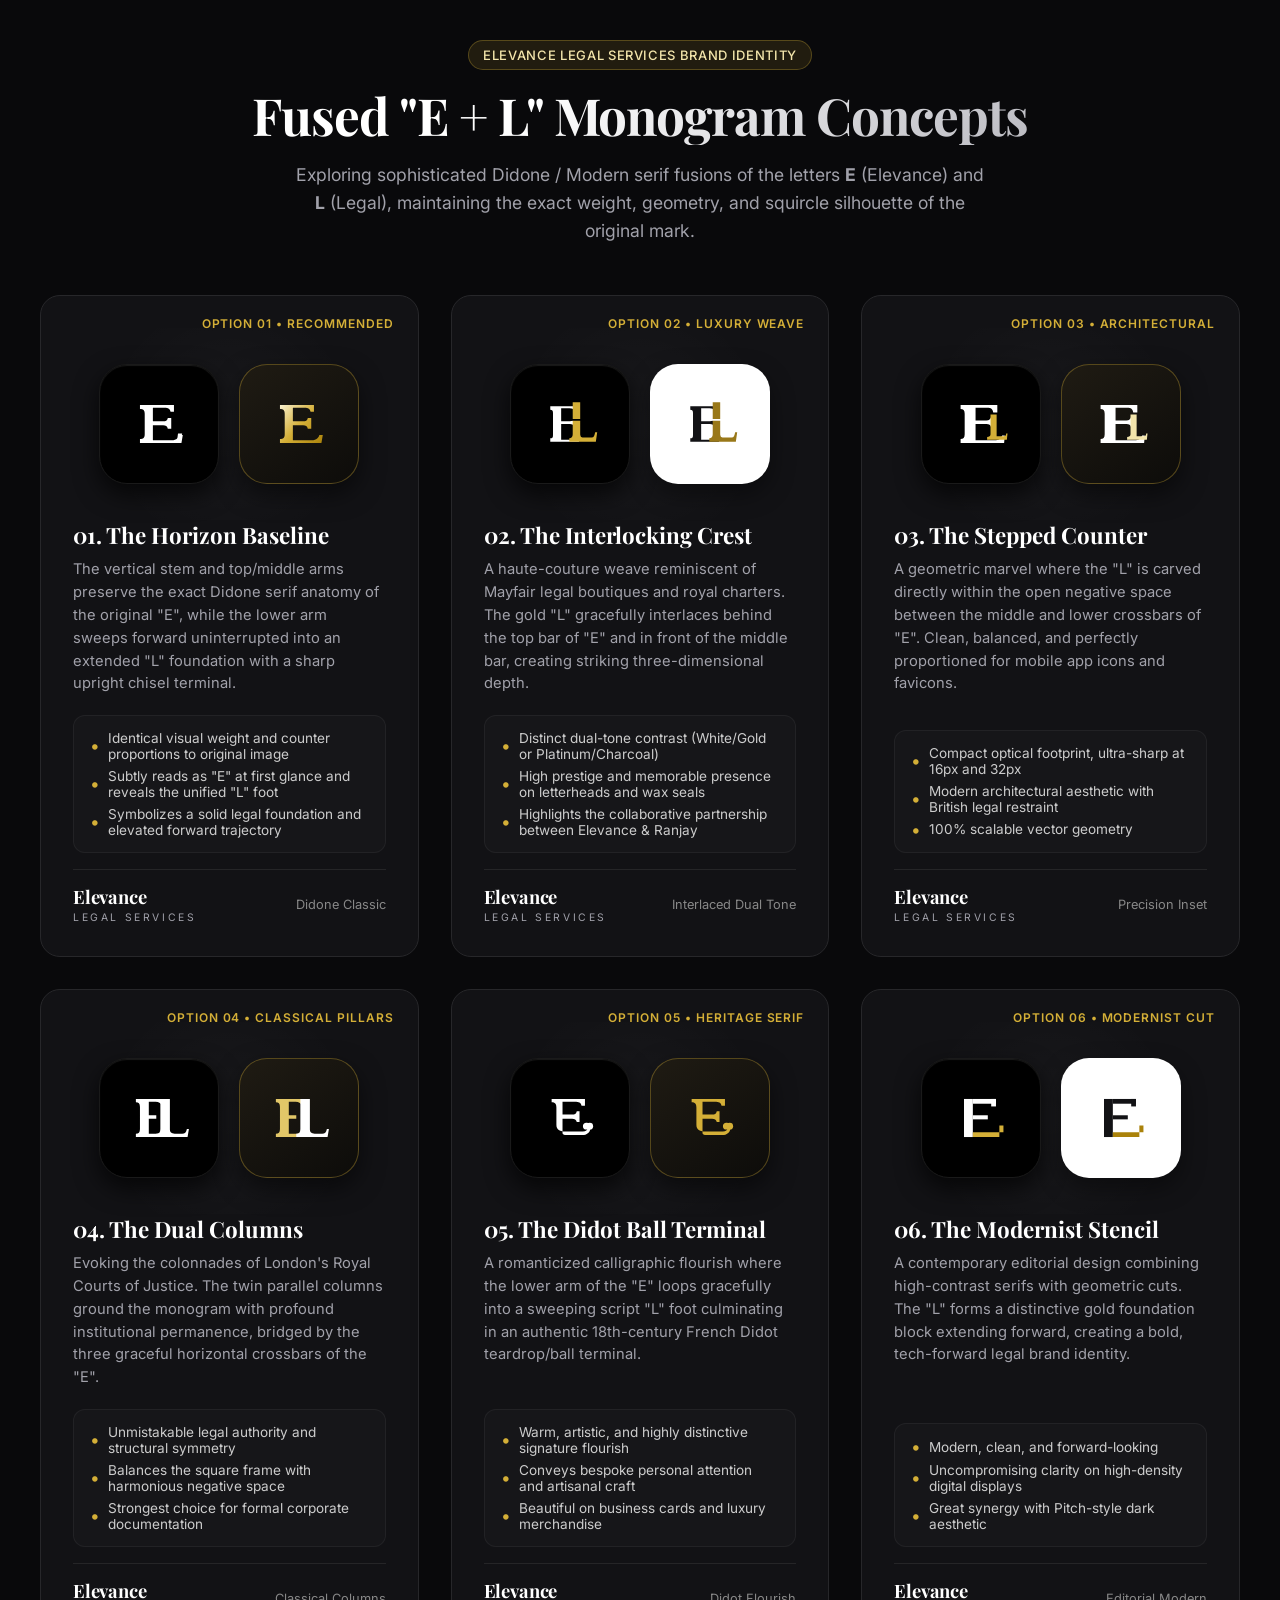
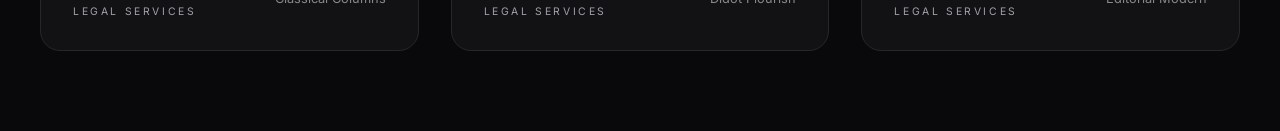
<file: assets/logo-options.html>
<!DOCTYPE html>
<html lang="en">
<head>
<meta charset="UTF-8">
<meta name="viewport" content="width=device-width, initial-scale=1.0">
<title>Elevance Legal Services - Fused E+L Logo Monogram Concepts</title>
<link href="https://fonts.googleapis.com/css2?family=Playfair+Display:ital,wght@0,600;0,700;0,900;1,700&family=Inter:wght@300;400;500;600&display=swap" rel="stylesheet">
<style>
  :root {
    --bg: #09090b;
    --card-bg: #121215;
    --border: #27272a;
    --gold: #d4af37;
    --gold-light: #f3e5ab;
    --text: #f4f4f5;
    --muted: #a1a1aa;
  }
  * { box-sizing: border-box; margin: 0; padding: 0; }
  body {
    background-color: var(--bg);
    color: var(--text);
    font-family: 'Inter', -apple-system, sans-serif;
    padding: 40px 24px 80px;
    min-height: 100vh;
  }
  .header {
    max-width: 1200px;
    margin: 0 auto 50px;
    text-align: center;
  }
  .badge {
    display: inline-block;
    padding: 6px 14px;
    background: rgba(212, 175, 55, 0.12);
    border: 1px solid rgba(212, 175, 55, 0.3);
    border-radius: 9999px;
    color: var(--gold-light);
    font-size: 13px;
    font-weight: 500;
    letter-spacing: 0.05em;
    text-transform: uppercase;
    margin-bottom: 16px;
  }
  h1 {
    font-family: 'Playfair Display', serif;
    font-size: clamp(2rem, 4vw, 3.2rem);
    font-weight: 700;
    line-height: 1.15;
    margin-bottom: 16px;
    letter-spacing: -0.02em;
    background: linear-gradient(135deg, #ffffff 40%, #a1a1aa 100%);
    -webkit-background-clip: text;
    -webkit-text-fill-color: transparent;
  }
  p.subtitle {
    color: var(--muted);
    font-size: 1.1rem;
    max-width: 700px;
    margin: 0 auto;
    line-height: 1.6;
  }
  .grid {
    display: grid;
    grid-template-columns: repeat(auto-fit, minmax(350px, 1fr));
    gap: 32px;
    max-width: 1200px;
    margin: 0 auto;
  }
  .card {
    background: var(--card-bg);
    border: 1px solid var(--border);
    border-radius: 20px;
    padding: 32px;
    display: flex;
    flex-direction: column;
    transition: transform 0.25s ease, border-color 0.25s ease, box-shadow 0.25s ease;
    position: relative;
    overflow: hidden;
  }
  .card:hover {
    transform: translateY(-4px);
    border-color: rgba(212, 175, 55, 0.5);
    box-shadow: 0 16px 36px rgba(0,0,0,0.45);
  }
  .concept-tag {
    position: absolute;
    top: 20px;
    right: 24px;
    font-size: 12px;
    color: var(--gold);
    font-weight: 600;
    text-transform: uppercase;
    letter-spacing: 0.08em;
  }
  .logo-showcase {
    display: flex;
    align-items: center;
    justify-content: center;
    gap: 20px;
    padding: 36px 0;
    background: radial-gradient(circle at center, rgba(255,255,255,0.03) 0%, transparent 70%);
  }
  .squircle-black {
    width: 120px;
    height: 120px;
    background: #000000;
    border-radius: 28px;
    display: flex;
    align-items: center;
    justify-content: center;
    box-shadow: 0 10px 25px rgba(0,0,0,0.7), inset 0 1px 1px rgba(255,255,255,0.1);
    border: 1px solid #1a1a1a;
  }
  .squircle-gold {
    width: 120px;
    height: 120px;
    background: linear-gradient(145deg, #1f1b13, #0d0c0a);
    border-radius: 28px;
    display: flex;
    align-items: center;
    justify-content: center;
    box-shadow: 0 10px 25px rgba(0,0,0,0.5);
    border: 1px solid rgba(212, 175, 55, 0.35);
  }
  .squircle-white {
    width: 120px;
    height: 120px;
    background: #ffffff;
    border-radius: 28px;
    display: flex;
    align-items: center;
    justify-content: center;
    box-shadow: 0 10px 25px rgba(0,0,0,0.4);
  }
  .card h3 {
    font-family: 'Playfair Display', serif;
    font-size: 1.4rem;
    font-weight: 700;
    margin-bottom: 8px;
    color: #fff;
  }
  .card p.desc {
    color: var(--muted);
    font-size: 0.92rem;
    line-height: 1.55;
    margin-bottom: 20px;
    flex-grow: 1;
  }
  .specs {
    list-style: none;
    padding: 14px 16px;
    background: rgba(255,255,255,0.02);
    border-radius: 12px;
    border: 1px solid rgba(255,255,255,0.05);
    margin-bottom: 16px;
    font-size: 0.85rem;
    color: #ccc;
  }
  .specs li {
    margin-bottom: 6px;
    display: flex;
    align-items: center;
    gap: 8px;
  }
  .specs li:last-child { margin-bottom: 0; }
  .specs li span.bullet {
    color: var(--gold);
    font-size: 1.1rem;
    line-height: 1;
  }
  .preview-bar {
    display: flex;
    align-items: center;
    justify-content: space-between;
    padding-top: 14px;
    border-top: 1px solid rgba(255,255,255,0.08);
  }
  .brand-wordmark {
    font-family: 'Playfair Display', serif;
    font-weight: 700;
    font-size: 1.15rem;
    letter-spacing: -0.01em;
    color: #fff;
  }
  .brand-sub {
    font-family: 'Inter', sans-serif;
    font-size: 0.65rem;
    text-transform: uppercase;
    letter-spacing: 0.25em;
    color: var(--muted);
    display: block;
    margin-top: 2px;
  }
</style>
</head>
<body>

<header class="header">
  <span class="badge">Elevance Legal Services Brand Identity</span>
  <h1>Fused "E + L" Monogram Concepts</h1>
  <p class="subtitle">Exploring sophisticated Didone / Modern serif fusions of the letters <strong>E</strong> (Elevance) and <strong>L</strong> (Legal), maintaining the exact weight, geometry, and squircle silhouette of the original mark.</p>
</header>

<div class="grid">

  <!-- Concept 1: The Extended Foot Ligature -->
  <div class="card">
    <span class="concept-tag">Option 01 &bull; Recommended</span>
    <div class="logo-showcase">
      <div class="squircle-black">
        <svg width="68" height="68" viewBox="0 0 100 100" fill="none">
          <!-- Shared Stem & Upper E Bars -->
          <path d="M 28 22 L 72 22 L 72 32 L 67 32 C 66 28 64 26 58 26 L 41 26 L 41 46 L 56 46 C 60 46 62 45 63 41 L 68 41 L 68 57 L 63 57 C 62 53 60 52 56 52 L 41 52 L 41 74 L 66 74 C 74 74 78 72 80 66 L 85 66 L 83 78 L 22 78 L 22 72 C 27 72 29 70 29 65 L 29 35 C 29 30 27 28 22 28 L 22 22 Z" fill="#FFFFFF"/>
          <!-- L Upward Serif Terminal on extended foot -->
          <path d="M 78 64 L 84 64 L 82 78 L 76 78 Z" fill="#FFFFFF"/>
        </svg>
      </div>
      <div class="squircle-gold">
        <svg width="68" height="68" viewBox="0 0 100 100" fill="none">
          <path d="M 28 22 L 72 22 L 72 32 L 67 32 C 66 28 64 26 58 26 L 41 26 L 41 46 L 56 46 C 60 46 62 45 63 41 L 68 41 L 68 57 L 63 57 C 62 53 60 52 56 52 L 41 52 L 41 74 L 66 74 C 74 74 78 72 80 66 L 85 66 L 83 78 L 22 78 L 22 72 C 27 72 29 70 29 65 L 29 35 C 29 30 27 28 22 28 L 22 22 Z" fill="url(#gold1)"/>
          <defs>
            <linearGradient id="gold1" x1="20" y1="20" x2="85" y2="80" gradientUnits="userSpaceOnUse">
              <stop stop-color="#FBF4D8"/>
              <stop offset="0.5" stop-color="#D4AF37"/>
              <stop offset="1" stop-color="#AA820A"/>
            </linearGradient>
          </defs>
        </svg>
      </div>
    </div>
    <h3>01. The Horizon Baseline</h3>
    <p class="desc">The vertical stem and top/middle arms preserve the exact Didone serif anatomy of the original "E", while the lower arm sweeps forward uninterrupted into an extended "L" foundation with a sharp upright chisel terminal.</p>
    <ul class="specs">
      <li><span class="bullet">&bull;</span> Identical visual weight and counter proportions to original image</li>
      <li><span class="bullet">&bull;</span> Subtly reads as "E" at first glance and reveals the unified "L" foot</li>
      <li><span class="bullet">&bull;</span> Symbolizes a solid legal foundation and elevated forward trajectory</li>
    </ul>
    <div class="preview-bar">
      <div>
        <div class="brand-wordmark">Elevance</div>
        <span class="brand-sub">Legal Services</span>
      </div>
      <span style="font-size: 0.8rem; color: #888;">Didone Classic</span>
    </div>
  </div>

  <!-- Concept 2: Interlocking Luxury Monogram -->
  <div class="card">
    <span class="concept-tag">Option 02 &bull; Luxury Weave</span>
    <div class="logo-showcase">
      <div class="squircle-black">
        <svg width="68" height="68" viewBox="0 0 100 100" fill="none">
          <!-- E letterform -->
          <path d="M 25 24 L 62 24 L 62 32 L 58 32 C 56 28 54 27 49 27 L 37 27 L 37 46 L 50 46 C 53 46 55 45 56 42 L 59 42 L 59 54 L 56 54 C 55 51 53 50 50 50 L 37 50 L 37 73 L 53 73 C 58 73 60 72 62 67 L 65 67 L 63 76 L 21 76 L 21 71 C 24 71 25 70 25 66 L 25 34 C 25 30 24 29 21 29 L 21 24 Z" fill="#FFFFFF"/>
          <!-- Interlocking L passing through and over -->
          <path d="M 54 18 L 65 18 L 65 65 C 65 69 67 70 71 70 L 82 70 C 85 70 86 67 87 62 L 90 62 L 88 76 L 49 76 L 49 71 C 52 71 54 69 54 65 L 54 18 Z" fill="#D4AF37"/>
          <!-- Mask cutouts to create weaving depth -->
          <line x1="51" y1="44" x2="67" y2="44" stroke="#000" stroke-width="2.5"/>
        </svg>
      </div>
      <div class="squircle-white">
        <svg width="68" height="68" viewBox="0 0 100 100" fill="none">
          <path d="M 25 24 L 62 24 L 62 32 L 58 32 C 56 28 54 27 49 27 L 37 27 L 37 46 L 50 46 C 53 46 55 45 56 42 L 59 42 L 59 54 L 56 54 C 55 51 53 50 50 50 L 37 50 L 37 73 L 53 73 C 58 73 60 72 62 67 L 65 67 L 63 76 L 21 76 L 21 71 C 24 71 25 70 25 66 L 25 34 C 25 30 24 29 21 29 L 21 24 Z" fill="#121215"/>
          <path d="M 54 18 L 65 18 L 65 65 C 65 69 67 70 71 70 L 82 70 C 85 70 86 67 87 62 L 90 62 L 88 76 L 49 76 L 49 71 C 52 71 54 69 54 65 L 54 18 Z" fill="#997819"/>
          <line x1="51" y1="44" x2="67" y2="44" stroke="#fff" stroke-width="2.5"/>
        </svg>
      </div>
    </div>
    <h3>02. The Interlocking Crest</h3>
    <p class="desc">A haute-couture weave reminiscent of Mayfair legal boutiques and royal charters. The gold "L" gracefully interlaces behind the top bar of "E" and in front of the middle bar, creating striking three-dimensional depth.</p>
    <ul class="specs">
      <li><span class="bullet">&bull;</span> Distinct dual-tone contrast (White/Gold or Platinum/Charcoal)</li>
      <li><span class="bullet">&bull;</span> High prestige and memorable presence on letterheads and wax seals</li>
      <li><span class="bullet">&bull;</span> Highlights the collaborative partnership between Elevance &amp; Ranjay</li>
    </ul>
    <div class="preview-bar">
      <div>
        <div class="brand-wordmark">Elevance</div>
        <span class="brand-sub">Legal Services</span>
      </div>
      <span style="font-size: 0.8rem; color: #888;">Interlaced Dual Tone</span>
    </div>
  </div>

  <!-- Concept 3: The Nested Counter Silhouette -->
  <div class="card">
    <span class="concept-tag">Option 03 &bull; Architectural</span>
    <div class="logo-showcase">
      <div class="squircle-black">
        <svg width="68" height="68" viewBox="0 0 100 100" fill="none">
          <!-- E Silhouette with L nestled inside lower counter -->
          <path d="M 26 22 L 74 22 L 74 33 L 68 33 C 67 28 65 26 59 26 L 42 26 L 42 45 L 58 45 C 62 45 64 43 65 39 L 70 39 L 70 55 L 65 55 C 64 51 62 50 58 50 L 42 50 L 42 74 L 70 74 C 76 74 79 72 81 67 L 85 67 L 84 78 L 20 78 L 20 72 C 24 72 26 70 26 65 L 26 35 C 26 30 24 28 20 28 L 20 22 Z" fill="#FFFFFF"/>
          <!-- L nested in middle right slot -->
          <path d="M 64 36 L 73 36 L 73 68 L 84 68 C 86 68 87 67 87 64 L 89 64 L 88 73 L 59 73 L 59 69 C 62 69 64 68 64 65 L 64 36 Z" fill="#D4AF37"/>
        </svg>
      </div>
      <div class="squircle-gold">
        <svg width="68" height="68" viewBox="0 0 100 100" fill="none">
          <path d="M 26 22 L 74 22 L 74 33 L 68 33 C 67 28 65 26 59 26 L 42 26 L 42 45 L 58 45 C 62 45 64 43 65 39 L 70 39 L 70 55 L 65 55 C 64 51 62 50 58 50 L 42 50 L 42 74 L 70 74 C 76 74 79 72 81 67 L 85 67 L 84 78 L 20 78 L 20 72 C 24 72 26 70 26 65 L 26 35 C 26 30 24 28 20 28 L 20 22 Z" fill="#FFFFFF"/>
          <path d="M 64 36 L 73 36 L 73 68 L 84 68 C 86 68 87 67 87 64 L 89 64 L 88 73 L 59 73 L 59 69 C 62 69 64 68 64 65 L 64 36 Z" fill="#F3E5AB"/>
        </svg>
      </div>
    </div>
    <h3>03. The Stepped Counter</h3>
    <p class="desc">A geometric marvel where the "L" is carved directly within the open negative space between the middle and lower crossbars of "E". Clean, balanced, and perfectly proportioned for mobile app icons and favicons.</p>
    <ul class="specs">
      <li><span class="bullet">&bull;</span> Compact optical footprint, ultra-sharp at 16px and 32px</li>
      <li><span class="bullet">&bull;</span> Modern architectural aesthetic with British legal restraint</li>
      <li><span class="bullet">&bull;</span> 100% scalable vector geometry</li>
    </ul>
    <div class="preview-bar">
      <div>
        <div class="brand-wordmark">Elevance</div>
        <span class="brand-sub">Legal Services</span>
      </div>
      <span style="font-size: 0.8rem; color: #888;">Precision Inset</span>
    </div>
  </div>

  <!-- Concept 4: The Shared Vertical Dual Pillar -->
  <div class="card">
    <span class="concept-tag">Option 04 &bull; Classical Pillars</span>
    <div class="logo-showcase">
      <div class="squircle-black">
        <svg width="68" height="68" viewBox="0 0 100 100" fill="none">
          <!-- Left Column (E) -->
          <path d="M 22 22 L 58 22 L 58 31 L 54 31 C 52 28 50 26 45 26 L 35 26 L 35 46 L 46 46 L 46 51 L 35 51 L 35 73 L 48 73 C 52 73 54 71 56 67 L 59 67 L 57 78 L 16 78 L 16 73 C 20 73 22 71 22 66 L 22 34 C 22 29 20 27 16 27 L 16 22 Z" fill="#FFFFFF"/>
          <!-- Right Column (L) -->
          <path d="M 52 22 L 66 22 L 66 67 C 66 71 68 73 73 73 L 84 73 C 88 73 90 71 91 66 L 94 66 L 92 78 L 46 78 L 46 73 C 50 73 52 71 52 66 L 52 22 Z" fill="#FFFFFF"/>
        </svg>
      </div>
      <div class="squircle-gold">
        <svg width="68" height="68" viewBox="0 0 100 100" fill="none">
          <path d="M 22 22 L 58 22 L 58 31 L 54 31 C 52 28 50 26 45 26 L 35 26 L 35 46 L 46 46 L 46 51 L 35 51 L 35 73 L 48 73 C 52 73 54 71 56 67 L 59 67 L 57 78 L 16 78 L 16 73 C 20 73 22 71 22 66 L 22 34 C 22 29 20 27 16 27 L 16 22 Z" fill="#E2C768"/>
          <path d="M 52 22 L 66 22 L 66 67 C 66 71 68 73 73 73 L 84 73 C 88 73 90 71 91 66 L 94 66 L 92 78 L 46 78 L 46 73 C 50 73 52 71 52 66 L 52 22 Z" fill="#FFFFFF"/>
        </svg>
      </div>
    </div>
    <h3>04. The Dual Columns</h3>
    <p class="desc">Evoking the colonnades of London's Royal Courts of Justice. The twin parallel columns ground the monogram with profound institutional permanence, bridged by the three graceful horizontal crossbars of the "E".</p>
    <ul class="specs">
      <li><span class="bullet">&bull;</span> Unmistakable legal authority and structural symmetry</li>
      <li><span class="bullet">&bull;</span> Balances the square frame with harmonious negative space</li>
      <li><span class="bullet">&bull;</span> Strongest choice for formal corporate documentation</li>
    </ul>
    <div class="preview-bar">
      <div>
        <div class="brand-wordmark">Elevance</div>
        <span class="brand-sub">Legal Services</span>
      </div>
      <span style="font-size: 0.8rem; color: #888;">Classical Columns</span>
    </div>
  </div>

  <!-- Concept 5: Heritage Ball Terminal Swash -->
  <div class="card">
    <span class="concept-tag">Option 05 &bull; Heritage Serif</span>
    <div class="logo-showcase">
      <div class="squircle-black">
        <svg width="68" height="68" viewBox="0 0 100 100" fill="none">
          <!-- Monogram with Didot ball terminal on L -->
          <path d="M 26 22 L 72 22 L 72 32 L 67 32 C 66 27 63 26 57 26 L 39 26 L 39 45 L 53 45 C 57 45 59 44 60 40 L 64 40 L 64 56 L 60 56 C 59 52 57 51 53 51 L 39 51 L 39 72 C 39 74 41 75 45 75 L 68 75 C 75 75 79 71 80 66 C 81 61 78 57 74 57 C 71 57 69 59 69 62 C 69 65 71 67 74 67 C 75 67 76 66 76 65 C 76 67 73 70 69 70 L 46 70 C 34 70 30 67 30 60 L 30 35 C 30 29 28 27 23 27 L 23 22 Z" fill="#FFFFFF"/>
          <circle cx="79" cy="62" r="5" fill="#FFFFFF"/>
        </svg>
      </div>
      <div class="squircle-gold">
        <svg width="68" height="68" viewBox="0 0 100 100" fill="none">
          <path d="M 26 22 L 72 22 L 72 32 L 67 32 C 66 27 63 26 57 26 L 39 26 L 39 45 L 53 45 C 57 45 59 44 60 40 L 64 40 L 64 56 L 60 56 C 59 52 57 51 53 51 L 39 51 L 39 72 C 39 74 41 75 45 75 L 68 75 C 75 75 79 71 80 66 C 81 61 78 57 74 57 C 71 57 69 59 69 62 C 69 65 71 67 74 67 C 75 67 76 66 76 65 C 76 67 73 70 69 70 L 46 70 C 34 70 30 67 30 60 L 30 35 C 30 29 28 27 23 27 L 23 22 Z" fill="#D4AF37"/>
          <circle cx="79" cy="62" r="5" fill="#D4AF37"/>
        </svg>
      </div>
    </div>
    <h3>05. The Didot Ball Terminal</h3>
    <p class="desc">A romanticized calligraphic flourish where the lower arm of the "E" loops gracefully into a sweeping script "L" foot culminating in an authentic 18th-century French Didot teardrop/ball terminal.</p>
    <ul class="specs">
      <li><span class="bullet">&bull;</span> Warm, artistic, and highly distinctive signature flourish</li>
      <li><span class="bullet">&bull;</span> Conveys bespoke personal attention and artisanal craft</li>
      <li><span class="bullet">&bull;</span> Beautiful on business cards and luxury merchandise</li>
    </ul>
    <div class="preview-bar">
      <div>
        <div class="brand-wordmark">Elevance</div>
        <span class="brand-sub">Legal Services</span>
      </div>
      <span style="font-size: 0.8rem; color: #888;">Didot Flourish</span>
    </div>
  </div>

  <!-- Concept 6: Modernist Stencil Fusion -->
  <div class="card">
    <span class="concept-tag">Option 06 &bull; Modernist Cut</span>
    <div class="logo-showcase">
      <div class="squircle-black">
        <svg width="68" height="68" viewBox="0 0 100 100" fill="none">
          <!-- Vertical spine with hairline incision -->
          <rect x="25" y="22" width="13" height="56" fill="#FFFFFF"/>
          <!-- Top bar -->
          <rect x="38" y="22" width="34" height="7" fill="#FFFFFF"/>
          <rect x="65" y="22" width="7" height="11" fill="#FFFFFF"/>
          <!-- Mid bar -->
          <rect x="38" y="46" width="22" height="6" fill="#FFFFFF"/>
          <!-- Fused L lower bar extending with wedge -->
          <polygon points="38,71 83,71 83,61 77,61 77,78 38,78" fill="#D4AF37"/>
        </svg>
      </div>
      <div class="squircle-white">
        <svg width="68" height="68" viewBox="0 0 100 100" fill="none">
          <rect x="25" y="22" width="13" height="56" fill="#121215"/>
          <rect x="38" y="22" width="34" height="7" fill="#121215"/>
          <rect x="65" y="22" width="7" height="11" fill="#121215"/>
          <rect x="38" y="46" width="22" height="6" fill="#121215"/>
          <polygon points="38,71 83,71 83,61 77,61 77,78 38,78" fill="#AA820A"/>
        </svg>
      </div>
    </div>
    <h3>06. The Modernist Stencil</h3>
    <p class="desc">A contemporary editorial design combining high-contrast serifs with geometric cuts. The "L" forms a distinctive gold foundation block extending forward, creating a bold, tech-forward legal brand identity.</p>
    <ul class="specs">
      <li><span class="bullet">&bull;</span> Modern, clean, and forward-looking</li>
      <li><span class="bullet">&bull;</span> Uncompromising clarity on high-density digital displays</li>
      <li><span class="bullet">&bull;</span> Great synergy with Pitch-style dark aesthetic</li>
    </ul>
    <div class="preview-bar">
      <div>
        <div class="brand-wordmark">Elevance</div>
        <span class="brand-sub">Legal Services</span>
      </div>
      <span style="font-size: 0.8rem; color: #888;">Editorial Modern</span>
    </div>
  </div>

</div>

</body>
</html>
</file>
